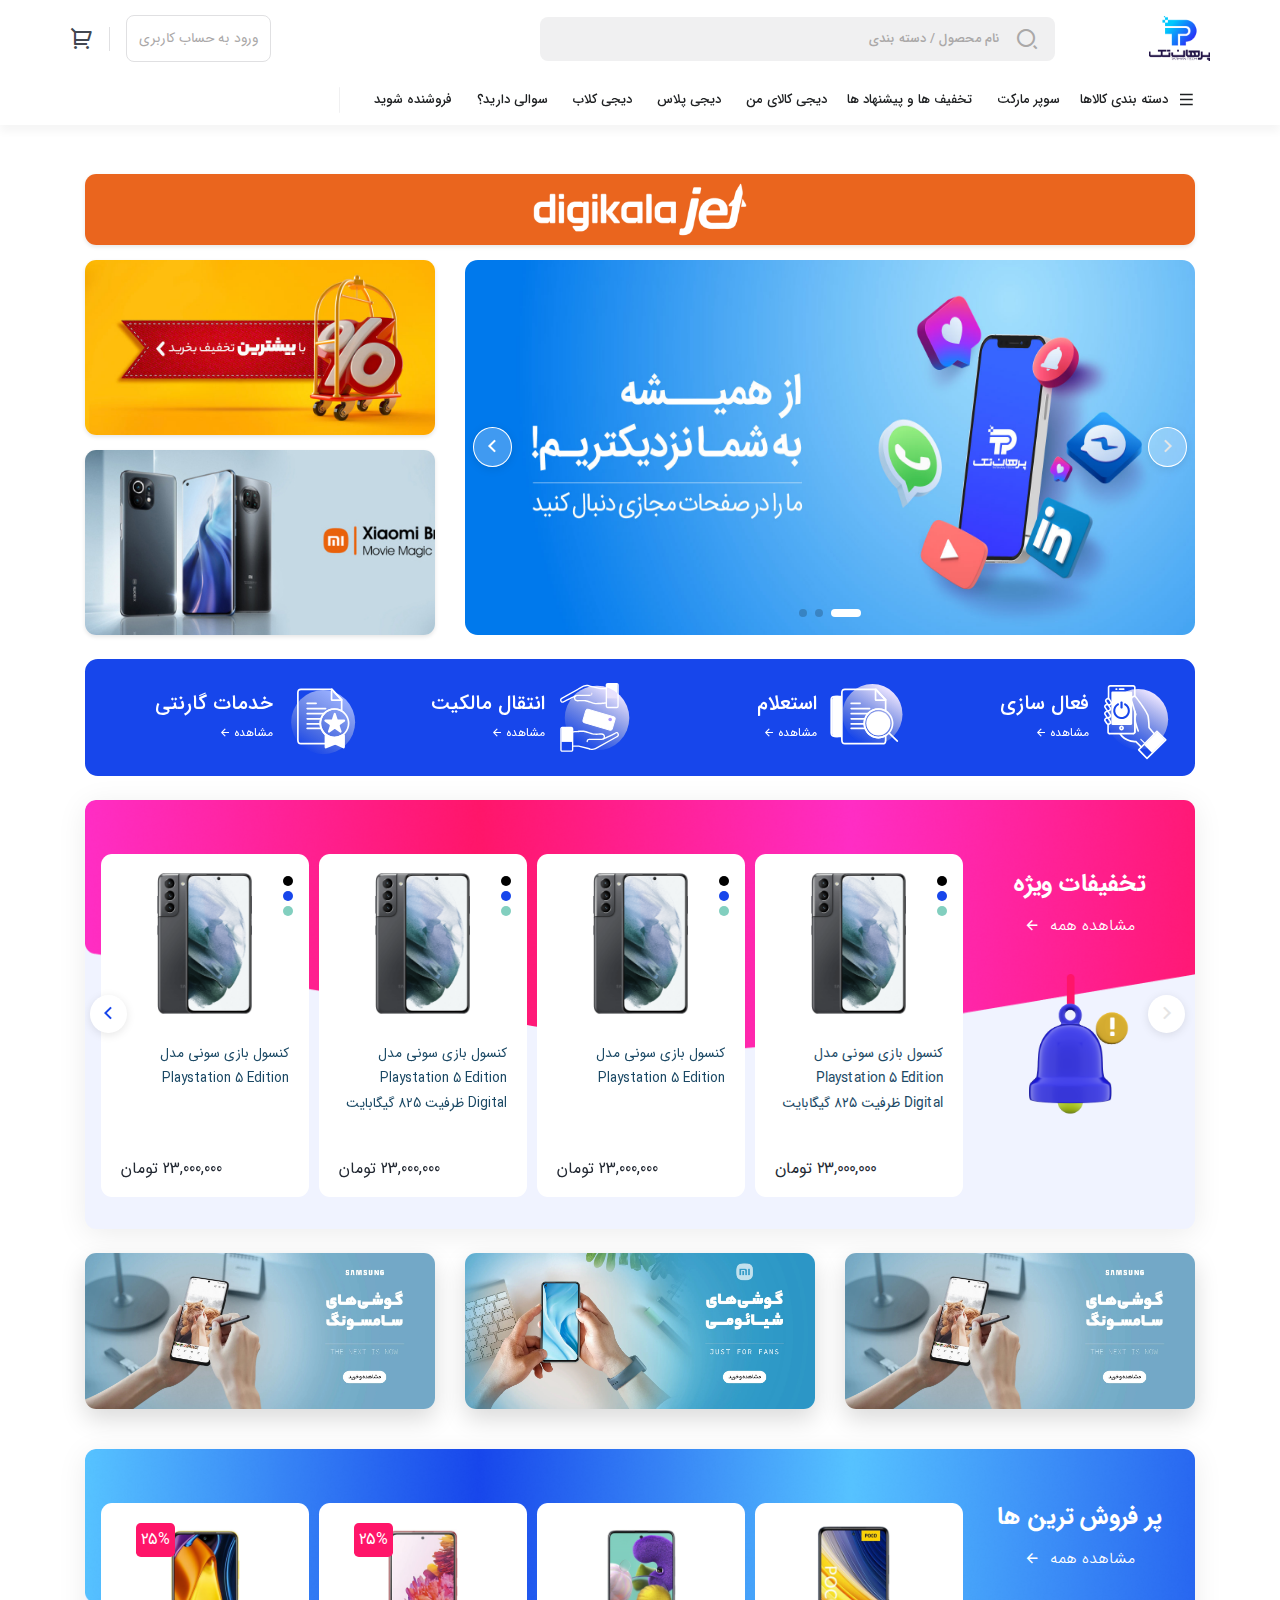
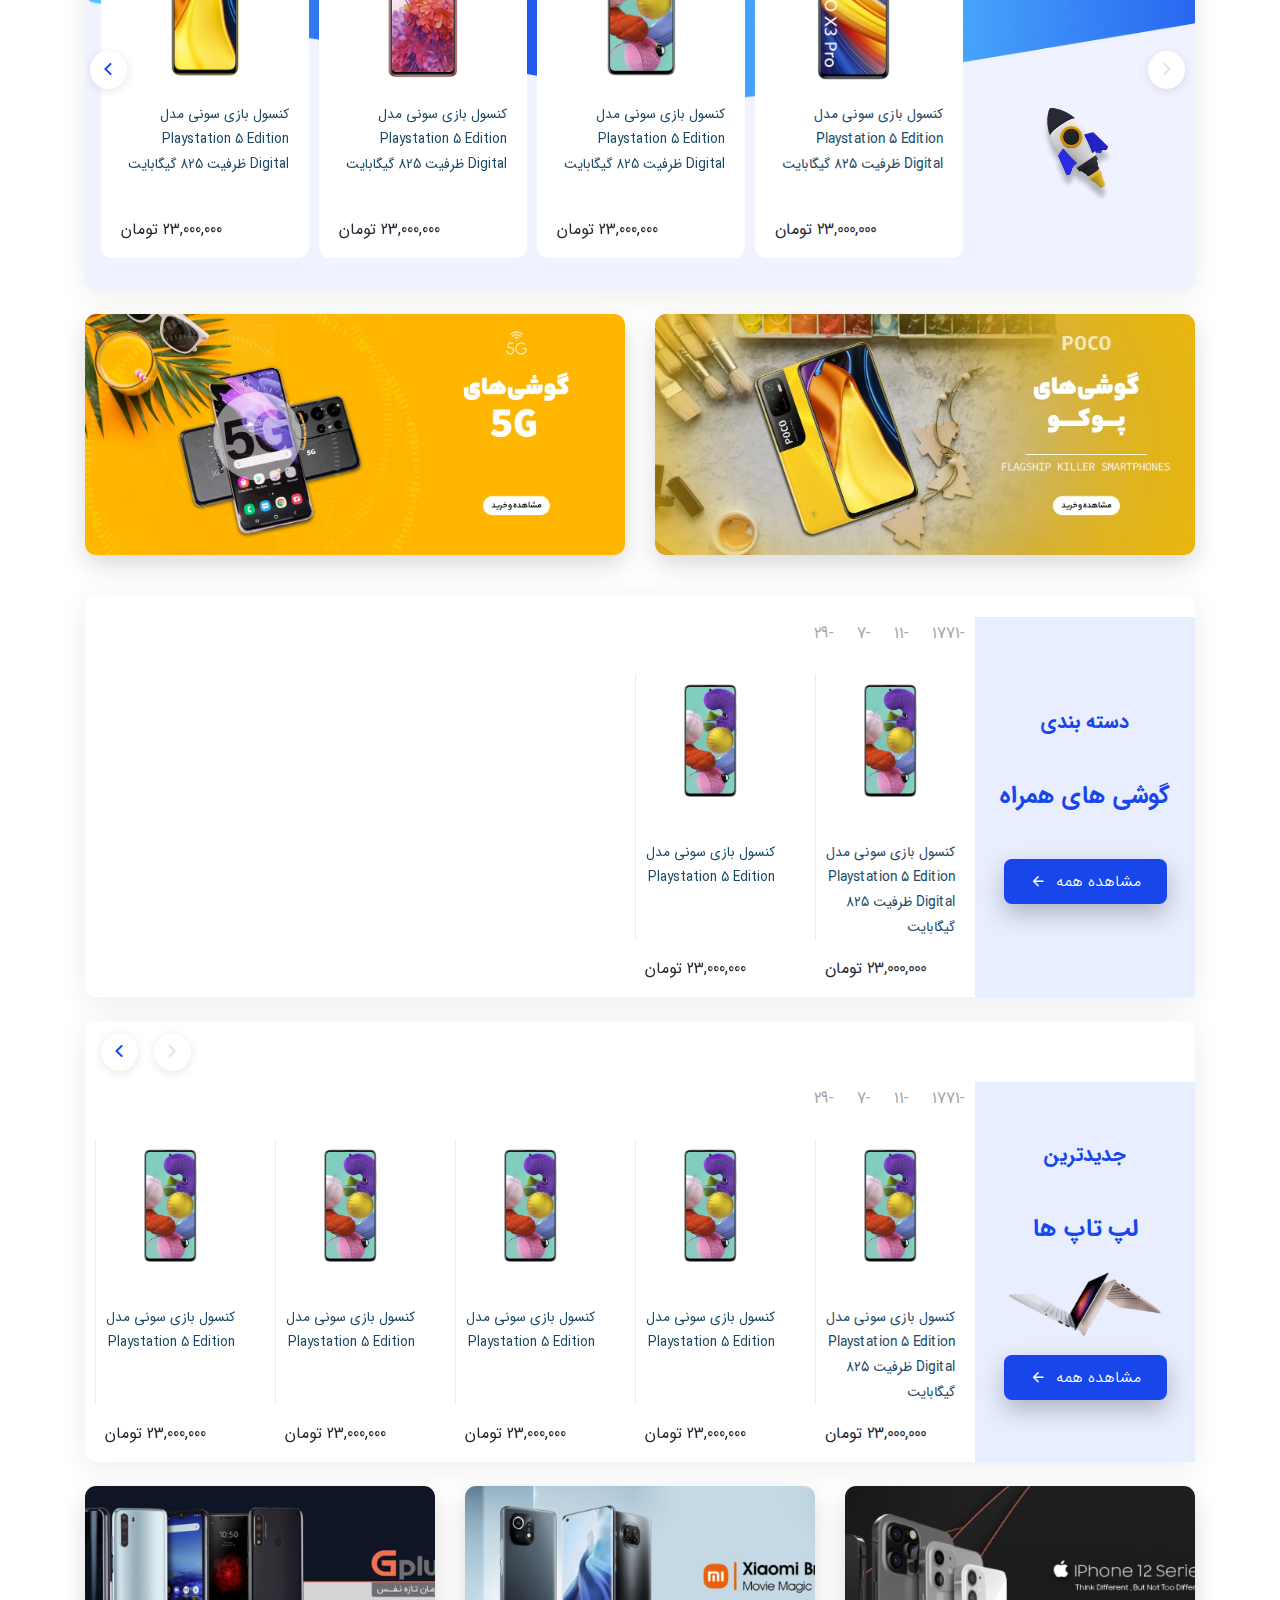
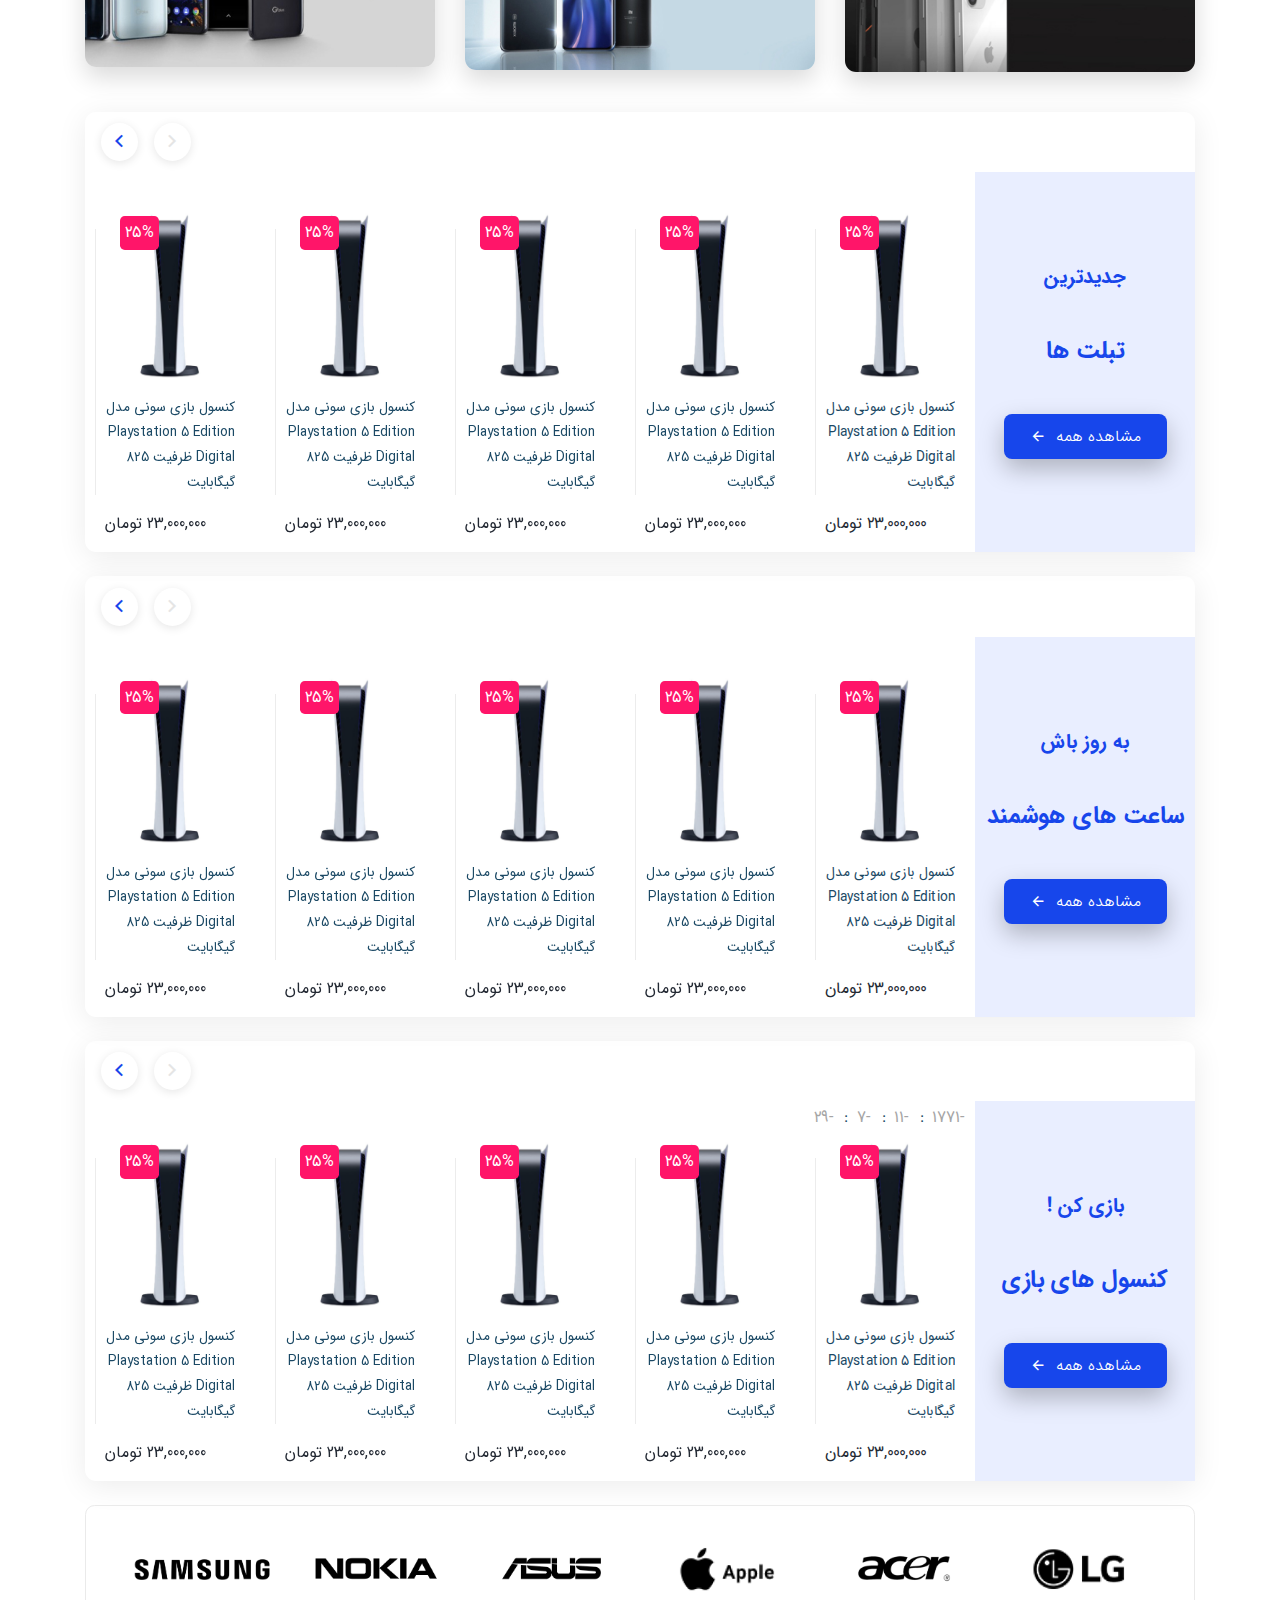
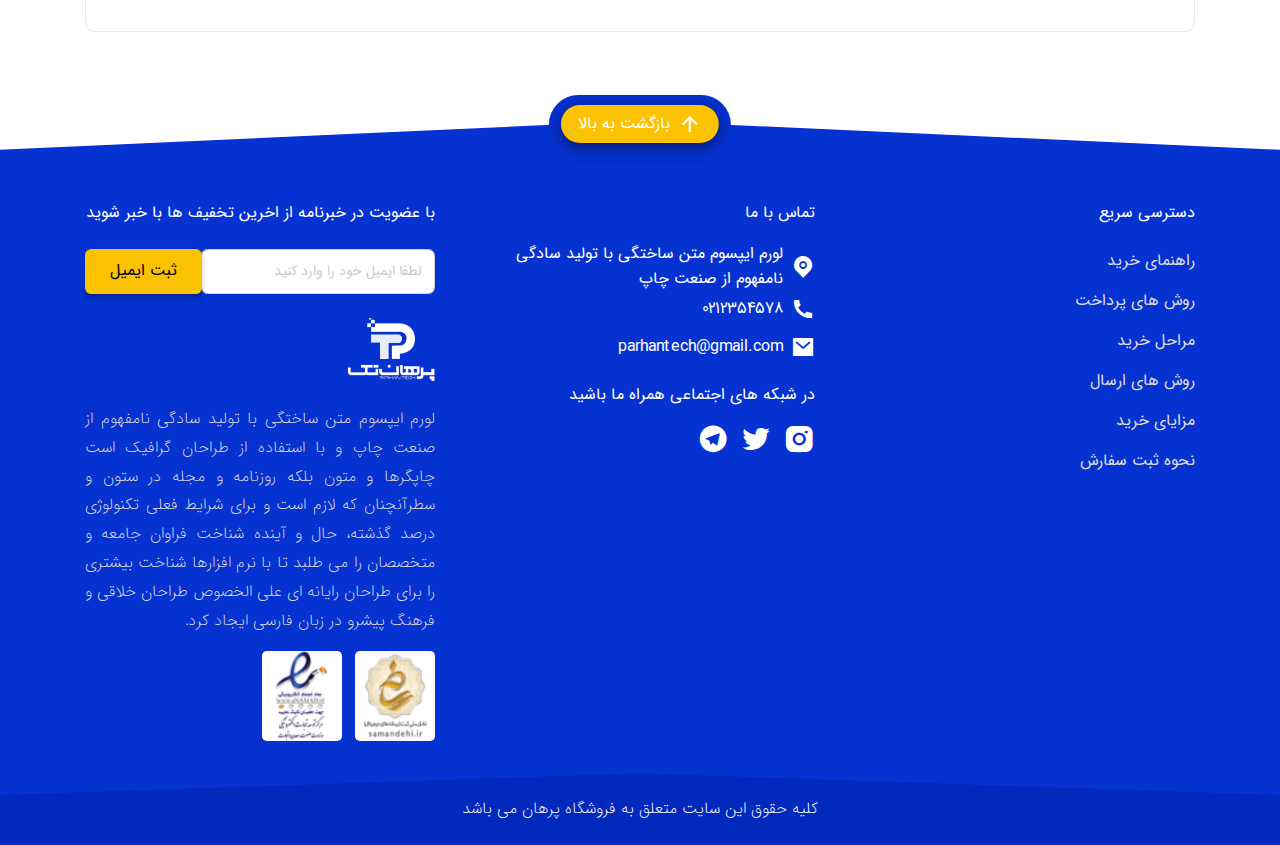
<file: index.html>
<!doctype html>
<html lang="fa" dir="rtl">

<head>
    <meta charset="UTF-8">
    <meta name="viewport" content="width=device-width, user-scalable=no, initial-scale=1.0">
    <meta http-equiv="X-UA-Compatible" content="ie=edge">
    <meta property='og:site_name' content=''>
    <meta property='og:type' content='website'>
    <meta property='og:title' content=''>
    <meta property='og:description' content=''>
    <meta property='og:image' content=''>
    <meta property='og:image:alt' content=''>
    <meta property='og:url' content=''>
    <meta property='og:locale' content=''>
    <meta name='twitter:title' content=''>
    <meta name='twitter:description' content=''>
    <meta name='twitter:image' content=''>
    <meta name='twitter:card' content=''>
    <meta name='twitter:site' content=''>
    <meta property='twitter:creator' content=''>
    <meta name="theme-color" content="#053A82"/>


    <!--begin favicons-->
    <link rel="apple-touch-icon" href="assets/images/favicons/apple-touch-icon.png" sizes="180x180">
    <link rel="icon" href="assets/images/favicons/favicon-32x32.png" sizes="32x32" type="image/png">
    <link rel="icon" href="assets/images/favicons/favicon-16x16.png" sizes="16x16" type="image/png">
    <link rel="icon" href="assets/images/favicons/favicon.ico">
    <!--begin favicons-->

    <!--begin style-->
    <link rel="stylesheet" href="assets/css/app.css">
    <link rel="stylesheet" href="assets/vendor/swiper-js/swiper.min.css">
    <link rel="stylesheet" href="assets/css/custom.css">

    <!--end style-->

    <!--begin icons-->
    <link rel="stylesheet" href="assets/fonts/remixicon/fonts/remixicon.css">
    <!--end icons-->

    <!--begin fonts-->

    <!--end fonts-->

    <title>صفحه اصلی</title>
</head>

<body class="index-page sidebar-collapse">

<!--begin header-->

<!-- responsive-header -->
<nav class="navbar header-responsive">
    <div class="container">
        <div class="navbar-translate">
            <div class="header__faq-ui"></div>
            <a class="navbar-brand" href="">
                <img src="assets/images/logo.png" height="45px" alt="">
            </a>


            <button class="navbar-toggler navbar-toggler-right" type="button" data-toggle="collapse"
                    data-target="#navigation" aria-controls="navigation-index" aria-expanded="false"
                    aria-label="Toggle navigation">
                <span class="navbar-toggler-bar bar1"></span>
                <span class="navbar-toggler-bar bar2"></span>
            </button>

        </div>
        <div class="c-header-search-ui">
            <div class="c-header__search-field-container">
                <div class="main-header__search">
                    <div class="main-header__searchbox">
                        <input type="text" placeholder="نام محصول / دسته بندی / " class="">
                        <div class="main-header__search-content" style="display: none;">
                            <div class="main-header__search-result">
                                <ul class="search-result_items">
                                    <li class="search-result_item">
                                        <a href="">
                                                <span>
گوشی موبایل
                                                </span>
                                        </a>
                                    </li>
                                    <li class="search-result_item">
                                        <a href="">
                                                <span>
گوشی موبایل
                                                </span>
                                        </a>
                                    </li>
                                    <li class="search-result_item">
                                        <a href="">
                                                <span>
گوشی موبایل
                                                </span>
                                        </a>
                                    </li>
                                    <li class="search-result_item">
                                        <a href="">
                                                <span>
گوشی موبایل
                                                </span>
                                        </a>
                                    </li>
                                </ul>
                            </div>
                        </div>
                    </div>
                </div>
            </div>
            <a href="" class="c-header__profile--login-btn c-header__profile">
                <img class="" src="assets/images/2.jpg" alt="">
            </a>
            <div id="" class="main-header__btn_container">
                <div class="main-header__btn-cart-container">
                    <a href=""></a>
                </div>
            </div>


        </div>

        <div class="collapse navbar-collapse justify-content-end" id="navigation">
            <div class="logo-nav-res default text-center d-flex justify-content-center">
                <a href="">
                    <img src="assets/images/logo.png" height="45px" alt="">
                </a>
            </div>
            <ul class="navbar-nav default">
                <li class='sub-menu'><a href="">کالای دیجیتال</a>
                    <ul style='display: none;'>
                        <li><a href="">پاوربانک</a>
                            <ul style='display: none;'>

                            </ul>
                        </li>
                        <li class='sub-menu'><a href="">لوازم
                            جانبی گوشی</a>
                            <ul style='display: none;'>
                                <li><a href="">کیف و کاور
                                    گوشی</a>
                                    <ul style='display: none;'>

                                    </ul>
                                </li>
                                <li><a href="">پایه نگهدارنده
                                    گوشی</a>
                                    <ul style='display: none;'>

                                    </ul>
                                </li>
                            </ul>
                        </li>
                        <li class='sub-menu'><a href="">گوشی
                            موبایل</a>
                            <ul style='display: none;'>
                                <li><a href="">آیفون</a>
                                    <ul style='display: none;'>

                                    </ul>
                                </li>
                                <li><a href="">سامسونگ</a>
                                    <ul style='display: none;'>

                                    </ul>
                                </li>
                                <li><a href="">هواوی</a>
                                    <ul style='display: none;'>

                                    </ul>
                                </li>
                                <li><a href="">شیائومی</a>
                                    <ul style='display: none;'>

                                    </ul>
                                </li>
                            </ul>
                        </li>
                        <li><a href="">مچ بند و ساعت هوشمند</a>
                            <ul style='display: none;'>

                            </ul>
                        </li>
                        <li><a href="">هدفون،هدست،هندزفری</a>
                            <ul style='display: none;'>

                            </ul>
                        </li>
                        <li><a href="">اسپیکر بلوتوث و با سیم</a>
                            <ul style='display: none;'>

                            </ul>
                        </li>
                        <li><a href="">هارد،فلش و SSD</a>
                            <ul style='display: none;'>

                            </ul>
                        </li>
                        <li><a href="">اسکوتر برقی</a>
                            <ul style='display: none;'>

                            </ul>
                        </li>
                        <li class='sub-menu'><a href="">دوربین</a>
                            <ul style='display: none;'>
                                <li><a href="">دوربین عکاسی
                                    دیجیتال</a>
                                    <ul style='display: none;'>

                                    </ul>
                                </li>
                                <li><a href="">دوربین‌ ورزشی و
                                    فیلم برداری</a>
                                    <ul style='display: none;'>

                                    </ul>
                                </li>
                                <li><a href="">دوربین چاپ سریع</a>
                                    <ul style='display: none;'>

                                    </ul>
                                </li>
                            </ul>
                        </li>
                        <li class='sub-menu'><a href="">لوازم
                            جانبی دوربین</a>
                            <ul style='display: none;'>
                                <li><a href="">لنز</a>
                                    <ul style='display: none;'>

                                    </ul>
                                </li>
                                <li><a href="">کیف</a>
                                    <ul style='display: none;'>

                                    </ul>
                                </li>
                                <li><a href=''>کارت حافظه</a>
                                    <ul style='display: none;'>

                                    </ul>
                                </li>
                            </ul>
                        </li>
                        <li class='sub-menu'><a href="">کامپیوتر و
                            تجهیزات جانبی</a>
                            <ul style='display: none;'>
                                <li><a href="">مانیتور</a>
                                    <ul style='display: none;'>

                                    </ul>
                                </li>
                                <li><a href="">کیس های اسمبل
                                    شده</a>
                                    <ul style='display: none;'>

                                    </ul>
                                </li>
                                <li><a href="">قطعات داخلی</a>
                                    <ul style='display: none;'>

                                    </ul>
                                </li>
                                <li><a href="">ماوس</a>
                                    <ul style='display: none;'>

                                    </ul>
                                </li>
                                <li><a href="">کیبورد</a>
                                    <ul style='display: none;'>

                                    </ul>
                                </li>
                            </ul>
                        </li>
                        <li><a href="">PS4، XBOX و بازی</a>
                            <ul style='display: none;'>

                            </ul>
                        </li>
                        <li><a href="">لپ تاپ</a>
                            <ul style='display: none;'>

                            </ul>
                        </li>
                        <li class='sub-menu'><a href="">لوازم
                            جانبی لپ تاپ</a>
                            <ul style='display: none;'>
                                <li><a href="">کیف،کوله،کاور</a>
                                    <ul style='display: none;'>

                                    </ul>
                                </li>
                            </ul>
                        </li>
                        <li><a href="">تبلت</a>
                            <ul style='display: none;'>

                            </ul>
                        </li>
                        <li><a href="">ماشین های اداری</a>
                            <ul style='display: none;'>

                            </ul>
                        </li>
                    </ul>
                </li>
                <li class='sub-menu'>
                    <a href="">خانه و
                        آشپزخانه</a>
                    <ul style='display: none;'>
                        <li class='sub-menu'><a href="">صوتی
                            و تصویری</a>
                            <ul style='display: none;'>
                                <li><a href="">میزتلویزیون</a>
                                    <ul style='display: none;'>

                                    </ul>
                                </li>
                                <li><a href="">سینمای خانگی و
                                    ساندبار</a>
                                    <ul style='display: none;'>

                                    </ul>
                                </li>
                                <li><a href="">گیرنده دیجیتال
                                    تلویزیون</a>
                                    <ul style='display: none;'>

                                    </ul>
                                </li>
                            </ul>
                        </li>
                        <li class='sub-menu'><a href="">دکوراتیو</a>
                            <ul style='display: none;'>
                                <li><a href="">ساعت دیواری</a>
                                    <ul style='display: none;'>

                                    </ul>
                                </li>
                                <li><a href="">تابلو</a>
                                    <ul style='display: none;'>

                                    </ul>
                                </li>
                                <li><a href="">مبلمان خانگی</a>
                                    <ul style='display: none;'>

                                    </ul>
                                </li>
                                <li><a href="">پرده</a>
                                    <ul style='display: none;'>

                                    </ul>
                                </li>
                            </ul>
                        </li>
                        <li><a href="">فرش ماشینی،دستبافت</a>
                            <ul style='display: none;'>

                            </ul>
                        </li>
                        <li class='sub-menu'><a href="">لوازم
                            برقی خانگی</a>
                            <ul style='display: none;'>
                                <li><a href="">یخچال و
                                    فریزر</a>
                                    <ul style='display: none;'>

                                    </ul>
                                </li>
                                <li><a href="">لباسشویی</a>
                                    <ul style='display: none;'>

                                    </ul>
                                </li>
                                <li><a href="">جارو برقی</a>
                                    <ul style='display: none;'>

                                    </ul>
                                </li>
                                <li><a href="">ماشین ظرفشویی</a>
                                    <ul style='display: none;'>

                                    </ul>
                                </li>
                                <li><a href="">تلفن،بی سیم و سانترال</a>
                                    <ul style='display: none;'>

                                    </ul>
                                </li>
                                <li><a href="">کولر،پنکه</a>
                                    <ul style='display: none;'>

                                    </ul>
                                </li>
                            </ul>
                        </li>
                        <li class='sub-menu'><a href="">آشپزخانه</a>
                            <ul style='display: none;'>
                                <li><a href="">سرویس و ظروف پخت
                                    و پز</a>
                                    <ul style='display: none;'>

                                    </ul>
                                </li>
                                <li><a href="">بشقاب و سایر ظروف</a>
                                    <ul style='display: none;'>

                                    </ul>
                                </li>
                                <li><a href="">فلاسک و کلمن</a>
                                    <ul style='display: none;'>

                                    </ul>
                                </li>
                            </ul>
                        </li>
                    </ul>
                </li>
                <li class='sub-menu'><a href="">خوردنی و آشامیدنی</a>
                    <ul style='display: none;'>
                        <li><a href="">سمنو</a>
                            <ul style='display: none;'>

                            </ul>
                        </li>
                    </ul>
                </li>
                <li class='sub-menu'><a href="">ورزش و سفر</a>
                    <ul style='display: none;'>
                        <li class='sub-menu'><a href="">تجهیزات
                            و وسایل سفر</a>
                            <ul style='display: none;'>
                                <li><a href="">چمدان و
                                    ساک</a>
                                    <ul style='display: none;'>

                                    </ul>
                                </li>
                            </ul>
                        </li>
                    </ul>
                </li>
                <li>
                    <a href="">سوپر مارکت</a>
                </li>
                <li class="sub-menu">
                    <a href="">تخفیف ها و پیشنهاد ها</a>
                    <ul style='display: none;'>
                        <li><a href="">پرفروش ترین کالا ها</a>
                        </li>
                        <li><a href="">کالا های شگفت انگیز</a>
                        </li>
                        <li><a href="">شگفت انگیز های سوپر مارکتی</a>
                        </li>
                        <li><a href="">فروش ویژه</a>
                        </li>
                        <li><a href="">با هر خرید هدیه بگیرید</a>
                        </li>
                        <li><a href="">تخفیف پایان فصل</a>
                        </li>
                        <li><a href="">کارت هدیه خرید از دیجی کالا</a>
                        </li>
                        <li><a href="">تازه های فروشنذه های جدید</a>
                        </li>

                    </ul>
                </li>
                <li>
                    <a href="">دیجی کالای من</a>
                </li>
                <li>
                    <a href="">دیجی پلاس</a>
                </li>
                <li>
                    <a href="">دیجی کلاب</a>
                </li>
                <li>
                    <a href="">سوالی دارید؟</a>
                </li>
                <li>
                    <a href="">فروشنده شوید</a>
                </li>
            </ul>
        </div>
    </div>
</nav>
<!-- responsive-header -->

<div class="wrapper default">
    <header class="main-header default fixed-top">
        <div class="container">
            <div class="row">
                <div class="main-header-right">

                    <div class="logo-area default">
                        <a href="">
                            <img
                                    src="assets/images/logo.png"
                                    alt="">
                        </a>
                    </div>
                    <div class="main-header__search">
                        <div class="main-header__searchbox">
                            <input type="text" placeholder="نام محصول / دسته بندی   " class="">
                            <div class="main-header__search-content" style="display: none;">
                                <div class="main-header__search-result">
                                    <ul class="search-result_items">
                                        <li class="search-result_item">
                                            <a href="">
                                                <span>
گوشی موبایل
                                                </span>
                                            </a>
                                        </li>
                                        <li class="search-result_item">
                                            <a href="">
                                                <span>
گوشی موبایل
                                                </span>
                                            </a>
                                        </li>
                                        <li class="search-result_item">
                                            <a href="">
                                                <span>
گوشی موبایل
                                                </span>
                                            </a>
                                        </li>
                                        <li class="search-result_item">
                                            <a href="">
                                                <span>
گوشی موبایل
                                                </span>
                                            </a>
                                        </li>
                                    </ul>
                                </div>
                            </div>
                        </div>
                    </div>

                </div>
                <div class="main-header-left">
                    <div class="main-header__btn_container">
                        <a class="main-header__sign-in-btn" href="">ورود به حساب کاربری</a>
                    </div>
                    <div id="mini-cart" class="main-header__btn_container">
                        <div class="main-header__btn-cart-container">
                            <a href=""></a>
                        </div>
                    </div>
                </div>
            </div>
        </div>
        <nav class="main-menu navigation-ui" id="navigation-ui">
            <div class="container">
                <div class="menu float-right">
                    <ul>
                        <li class="js-nav-list-category-hover">
                            <div></div>
                        </li>
                        <li class="category-products menu-icon">
                            <a href="#">
                                دسته بندی کالاها
                            </a>
                            <div class="product-category">
                                <div class="parent-category">
                                    <ul>
                                        <li>
                                            <a href="">
                                                کالای دیجیتال
                                            </a>
                                        </li>
                                        <li>
                                            <a href="">
                                                خودرو،ابزار و تجهیزات صنعتی
                                            </a>
                                        </li>
                                        <li>
                                            <a href="">
                                                مد و پوشاک
                                            </a>
                                        </li>
                                        <li>
                                            <a href="">
                                                اسباب بازی،کودک و نوزاد
                                            </a>
                                        </li>
                                        <li>
                                            <a href="">
                                                کالا های سوپر مارکتی
                                            </a>
                                        </li>
                                        <li>
                                            <a href="">
                                                زیبایی و سلامتی
                                            </a>
                                        </li>
                                        <li>
                                            <a href="">
                                                خانه و آشپزخانه
                                            </a>
                                        </li>
                                        <li>
                                            <a href="">
                                                کتاب،لوازم تحریر و هنر
                                            </a>
                                        </li>
                                        <li>
                                            <a href="">
                                                ورزش و سفر
                                            </a>
                                        </li>
                                        <li>
                                            <a href="">
                                                محصولات بومی و محلی
                                            </a>
                                        </li>
                                    </ul>
                                </div>
                                <div class="children-categories">
                                    <div class="children-category">
                                        <a href="" class="">
                                            همه دسته بندی های کالای دیجیتال
                                            <i class="now-ui-icons arrows-1_minimal-left"></i>
                                        </a>

                                        <ul>
                                            <li class="parent">
                                                <a href="">پاوربانک</a>
                                            </li>
                                            <li class="parent">
                                                <a href="">لوازم
                                                    جانبی گوشی</a>
                                                <ul>
                                                    <li>
                                                        <a href="">کیف
                                                            و کاور گوشی</a>
                                                    </li>
                                                    <li>
                                                        <a href="">پایه
                                                            نگهدارنده گوشی</a>
                                                    </li>
                                                </ul>
                                            </li>
                                            <li class="parent">
                                                <a href="">گوشی
                                                    موبایل</a>
                                                <ul>
                                                    <li>
                                                        <a href="">آیفون</a>
                                                    </li>
                                                    <li><a href="">سامسونگ</a>
                                                    </li>
                                                    <li>
                                                        <a href="">هواوی</a>
                                                    </li>
                                                    <li><a href="">شیائومی</a>
                                                    </li>
                                                </ul>
                                            </li>
                                            <li class="parent">
                                                <a href="">مچ
                                                    بند و ساعت هوشمند</a>
                                            </li>
                                        </ul>
                                        <ul>
                                            <li class="parent">
                                                <a href="">هدفون،هدست،هندزفری</a>
                                            </li>
                                            <li class="parent">
                                                <a href="">اسپیکر بلوتوث
                                                    و با سیم</a>
                                            </li>
                                            <li class="parent">
                                                <a href="">هارد،فلش
                                                    و SSD</a>
                                            </li>
                                            <li class="parent">
                                                <a href="">دوربین</a>
                                                <ul>
                                                    <li>
                                                        <a href="">دوربین
                                                            عکاسی دیجیتال</a>
                                                    </li>
                                                    <li>
                                                        <a href="">دوربین‌
                                                            ورزشی و فیلم برداری</a>
                                                    </li>
                                                    <li>
                                                        <a href="">دوربین
                                                            چاپ سریع</a>
                                                    </li>
                                                </ul>
                                            </li>
                                            <li class="parent">
                                                <a href="">لوازم
                                                    جانبی دوربین</a>
                                                <ul>
                                                    <li><a href="">لنز</a>
                                                    </li>
                                                    <li>
                                                        <a href="">کیف</a>
                                                    </li>
                                                    <li><a href="">کارت
                                                        حافظه</a>
                                                    </li>
                                                </ul>
                                            </li>
                                        </ul>
                                        <ul>
                                            <li class="parent">
                                                <a href="">کامپیوتر
                                                    و تجهیزات جانبی</a>
                                                <ul>
                                                    <li><a href="">مانیتور</a>
                                                    </li>
                                                    <li>
                                                        <a href="">کیس
                                                            های اسمبل شده</a>
                                                    </li>
                                                    <li>
                                                        <a href="">قطعات
                                                            داخلی</a>
                                                    </li>
                                                    <li>
                                                        <a href="">ماوس</a>
                                                    </li>
                                                    <li><a href="">کیبورد</a>
                                                    </li>
                                                </ul>
                                            </li>
                                            <li class="parent">
                                                <a href="">PS4،
                                                    XBOX و بازی</a>
                                            </li>
                                        </ul>
                                        <ul>
                                            <li class="parent">
                                                <a href="">اسکوتر
                                                    برقی</a>
                                            </li>
                                            <li class="parent">
                                                <a href="">لپ
                                                    تاپ</a>
                                            </li>
                                            <li class="parent">
                                                <a href="">لوازم
                                                    جانبی لپ تاپ</a>
                                                <ul>
                                                    <li><a href="">کیف،کوله،کاور</a>
                                                    </li>
                                                </ul>
                                            </li>
                                            <li class="parent">
                                                <a href="">تبلت</a>
                                            </li>
                                            <li class="parent">
                                                <a href="">ماشین
                                                    های اداری</a>
                                            </li>
                                        </ul>

                                    </div>
                                    <div class="children-category">
                                        <a href="" class="">
                                            همه دسته بندی های خانه و آشپزخانه
                                            <i class="now-ui-icons arrows-1_minimal-left"></i>
                                        </a>

                                        <ul>
                                            <li class="parent">
                                                <a href="">صوتی
                                                    و تصویری</a>
                                                <ul>
                                                    <li><a href="">میزتلویزیون</a>
                                                    </li>
                                                    <li><a href="">سینمای
                                                        خانگی و ساندبار</a>
                                                    </li>
                                                    <li><a href="">گیرنده
                                                        دیجیتال تلویزیون</a>
                                                    </li>
                                                </ul>
                                            </li>
                                            <li class="parent">
                                                <a href="">دکوراتیو</a>
                                                <ul>
                                                    <li><a href="">ساعت
                                                        دیواری</a>
                                                    </li>
                                                    <li>
                                                        <a href="">تابلو</a>
                                                    </li>
                                                    <li>
                                                        <a href="">مبلمان
                                                            خانگی</a>
                                                    </li>
                                                    <li>
                                                        <a href="">پرده</a>
                                                    </li>
                                                </ul>
                                            </li>
                                            <li class="parent">
                                                <a href="">فرش
                                                    ماشینی،دستبافت</a>
                                            </li>
                                        </ul>
                                        <ul>
                                            <li class="parent">
                                                <a href="">لوازم
                                                    برقی خانگی</a>
                                                <ul>
                                                    <li>
                                                        <a href="">یخچال
                                                            و فریزر</a>
                                                    </li>
                                                    <li>
                                                        <a href="">لباسشویی</a>
                                                    </li>
                                                    <li>
                                                        <a href="">جارو
                                                            برقی</a>
                                                    </li>
                                                    <li><a href="">ماشین
                                                        ظرفشویی</a>
                                                    </li>
                                                    <li><a href="">تلفن،بی
                                                        سیم و سانترال</a>
                                                    </li>
                                                    <li><a href="">کولر،پنکه</a>
                                                    </li>
                                                </ul>
                                            </li>
                                        </ul>
                                        <ul>
                                            <li class="parent">
                                                <a href="">آشپزخانه</a>
                                                <ul>
                                                    <li>
                                                        <a href="">سرویس
                                                            و ظروف پخت و پز</a>
                                                    </li>
                                                    <li><a href="">بشقاب
                                                        و سایر ظروف</a>
                                                    </li>
                                                    <li><a href="">فلاسک
                                                        و کلمن</a>
                                                    </li>
                                                </ul>
                                            </li>
                                        </ul>
                                        <ul>
                                        </ul>

                                    </div>
                                    <div class="children-category">
                                        <a href="" class="">
                                            همه دسته بندی های خوردنی و آشامیدنی
                                            <i class="now-ui-icons arrows-1_minimal-left"></i>
                                        </a>

                                        <ul>
                                            <li class="parent">
                                                <a href="">سمنو</a>
                                            </li>
                                        </ul>
                                        <ul>
                                        </ul>
                                        <ul>
                                        </ul>
                                        <ul>
                                        </ul>

                                    </div>
                                    <div class="children-category">
                                        <a href="" class="">
                                            همه دسته بندی های ورزش و سفر
                                            <i class="now-ui-icons arrows-1_minimal-left"></i>
                                        </a>

                                        <ul>
                                            <li class="parent">
                                                <a href="">تجهیزات
                                                    و وسایل سفر</a>
                                                <ul>
                                                    <li>
                                                        <a href="">چمدان
                                                            و ساک</a>
                                                    </li>
                                                </ul>
                                            </li>
                                        </ul>
                                        <ul>
                                        </ul>
                                        <ul>
                                        </ul>
                                        <ul>
                                        </ul>

                                    </div>
                                    <div class="children-category">
                                        <a href="" class="">
                                            همه دسته بندی های حریم خصوصی
                                            <i class="now-ui-icons arrows-1_minimal-left"></i>
                                        </a>
                                    </div>
                                    <div class="children-category">
                                        <a href="" class="">
                                            همه دسته بندی های تماس با ما
                                            <i class="now-ui-icons arrows-1_minimal-left"></i>
                                        </a>
                                    </div>
                                    <div class="children-category">
                                        <a href="" class="">
                                            همه دسته بندی های کالای دیجیتال
                                            <i class="now-ui-icons arrows-1_minimal-left"></i>
                                        </a>

                                        <ul>
                                            <li class="parent">
                                                <a href="">پاوربانک</a>
                                            </li>
                                            <li class="parent">
                                                <a href="">لوازم
                                                    جانبی گوشی</a>
                                                <ul>
                                                    <li>
                                                        <a href="">کیف
                                                            و کاور گوشی</a>
                                                    </li>
                                                    <li>
                                                        <a href="">پایه
                                                            نگهدارنده گوشی</a>
                                                    </li>
                                                </ul>
                                            </li>
                                            <li class="parent">
                                                <a href="">گوشی
                                                    موبایل</a>
                                                <ul>
                                                    <li>
                                                        <a href="">آیفون</a>
                                                    </li>
                                                    <li><a href="">سامسونگ</a>
                                                    </li>
                                                    <li>
                                                        <a href="">هواوی</a>
                                                    </li>
                                                    <li><a href="">شیائومی</a>
                                                    </li>
                                                </ul>
                                            </li>
                                            <li class="parent">
                                                <a href="">مچ
                                                    بند و ساعت هوشمند</a>
                                            </li>
                                        </ul>
                                        <ul>
                                            <li class="parent">
                                                <a href="">هدفون،هدست،هندزفری</a>
                                            </li>
                                            <li class="parent">
                                                <a href="">اسپیکر بلوتوث
                                                    و با سیم</a>
                                            </li>
                                            <li class="parent">
                                                <a href="">هارد،فلش
                                                    و SSD</a>
                                            </li>
                                            <li class="parent">
                                                <a href="">دوربین</a>
                                                <ul>
                                                    <li>
                                                        <a href="">دوربین
                                                            عکاسی دیجیتال</a>
                                                    </li>
                                                    <li>
                                                        <a href="">دوربین‌
                                                            ورزشی و فیلم برداری</a>
                                                    </li>
                                                    <li>
                                                        <a href="">دوربین
                                                            چاپ سریع</a>
                                                    </li>
                                                </ul>
                                            </li>
                                            <li class="parent">
                                                <a href="">لوازم
                                                    جانبی دوربین</a>
                                                <ul>
                                                    <li><a href="">لنز</a>
                                                    </li>
                                                    <li>
                                                        <a href="">کیف</a>
                                                    </li>
                                                    <li><a href="">کارت
                                                        حافظه</a>
                                                    </li>
                                                </ul>
                                            </li>
                                        </ul>
                                        <ul>
                                            <li class="parent">
                                                <a href="">کامپیوتر
                                                    و تجهیزات جانبی</a>
                                                <ul>
                                                    <li><a href="">مانیتور</a>
                                                    </li>
                                                    <li>
                                                        <a href="">کیس
                                                            های اسمبل شده</a>
                                                    </li>
                                                    <li>
                                                        <a href="">قطعات
                                                            داخلی</a>
                                                    </li>
                                                    <li>
                                                        <a href="">ماوس</a>
                                                    </li>
                                                    <li><a href="">کیبورد</a>
                                                    </li>
                                                </ul>
                                            </li>
                                            <li class="parent">
                                                <a href="">PS4،
                                                    XBOX و بازی</a>
                                            </li>
                                        </ul>
                                        <ul>
                                            <li class="parent">
                                                <a href="">اسکوتر
                                                    برقی</a>
                                            </li>
                                            <li class="parent">
                                                <a href="">لپ
                                                    تاپ</a>
                                            </li>
                                            <li class="parent">
                                                <a href="">لوازم
                                                    جانبی لپ تاپ</a>
                                                <ul>
                                                    <li><a href="">کیف،کوله،کاور</a>
                                                    </li>
                                                </ul>
                                            </li>
                                            <li class="parent">
                                                <a href="">تبلت</a>
                                            </li>
                                            <li class="parent">
                                                <a href="">ماشین
                                                    های اداری</a>
                                            </li>
                                        </ul>

                                    </div>
                                    <div class="children-category">
                                        <a href="" class="">
                                            همه دسته بندی های کالای دیجیتال
                                            <i class="now-ui-icons arrows-1_minimal-left"></i>
                                        </a>

                                        <ul>
                                            <li class="parent">
                                                <a href="">پاوربانک</a>
                                            </li>
                                            <li class="parent">
                                                <a href="">لوازم
                                                    جانبی گوشی</a>
                                                <ul>
                                                    <li>
                                                        <a href="">کیف
                                                            و کاور گوشی</a>
                                                    </li>
                                                    <li>
                                                        <a href="">پایه
                                                            نگهدارنده گوشی</a>
                                                    </li>
                                                </ul>
                                            </li>
                                            <li class="parent">
                                                <a href="">گوشی
                                                    موبایل</a>
                                                <ul>
                                                    <li>
                                                        <a href="">آیفون</a>
                                                    </li>
                                                    <li><a href="">سامسونگ</a>
                                                    </li>
                                                    <li>
                                                        <a href="">هواوی</a>
                                                    </li>
                                                    <li><a href="">شیائومی</a>
                                                    </li>
                                                </ul>
                                            </li>
                                            <li class="parent">
                                                <a href="">مچ
                                                    بند و ساعت هوشمند</a>
                                            </li>
                                        </ul>
                                        <ul>
                                            <li class="parent">
                                                <a href="">هدفون،هدست،هندزفری</a>
                                            </li>
                                            <li class="parent">
                                                <a href="">اسپیکر بلوتوث
                                                    و با سیم</a>
                                            </li>
                                            <li class="parent">
                                                <a href="">هارد،فلش
                                                    و SSD</a>
                                            </li>
                                            <li class="parent">
                                                <a href="">دوربین</a>
                                                <ul>
                                                    <li>
                                                        <a href="">دوربین
                                                            عکاسی دیجیتال</a>
                                                    </li>
                                                    <li>
                                                        <a href="">دوربین‌
                                                            ورزشی و فیلم برداری</a>
                                                    </li>
                                                    <li>
                                                        <a href="">دوربین
                                                            چاپ سریع</a>
                                                    </li>
                                                </ul>
                                            </li>
                                            <li class="parent">
                                                <a href="">لوازم
                                                    جانبی دوربین</a>
                                                <ul>
                                                    <li><a href="">لنز</a>
                                                    </li>
                                                    <li>
                                                        <a href="">کیف</a>
                                                    </li>
                                                    <li><a href="">کارت
                                                        حافظه</a>
                                                    </li>
                                                </ul>
                                            </li>
                                        </ul>
                                        <ul>
                                            <li class="parent">
                                                <a href="">کامپیوتر
                                                    و تجهیزات جانبی</a>
                                                <ul>
                                                    <li><a href="">مانیتور</a>
                                                    </li>
                                                    <li>
                                                        <a href="">کیس
                                                            های اسمبل شده</a>
                                                    </li>
                                                    <li>
                                                        <a href="">قطعات
                                                            داخلی</a>
                                                    </li>
                                                    <li>
                                                        <a href="">ماوس</a>
                                                    </li>
                                                    <li><a href="">کیبورد</a>
                                                    </li>
                                                </ul>
                                            </li>
                                            <li class="parent">
                                                <a href="">PS4،
                                                    XBOX و بازی</a>
                                            </li>
                                        </ul>
                                        <ul>
                                            <li class="parent">
                                                <a href="">اسکوتر
                                                    برقی</a>
                                            </li>
                                            <li class="parent">
                                                <a href="">لپ
                                                    تاپ</a>
                                            </li>
                                            <li class="parent">
                                                <a href="">لوازم
                                                    جانبی لپ تاپ</a>
                                                <ul>
                                                    <li><a href="">کیف،کوله،کاور</a>
                                                    </li>
                                                </ul>
                                            </li>
                                            <li class="parent">
                                                <a href="">تبلت</a>
                                            </li>
                                            <li class="parent">
                                                <a href="">ماشین
                                                    های اداری</a>
                                            </li>
                                        </ul>

                                    </div>
                                    <div class="children-category">
                                        <a href="" class="">
                                            همه دسته بندی های کالای دیجیتال
                                            <i class="now-ui-icons arrows-1_minimal-left"></i>
                                        </a>

                                        <ul>
                                            <li class="parent">
                                                <a href="">پاوربانک</a>
                                            </li>
                                            <li class="parent">
                                                <a href="">لوازم
                                                    جانبی گوشی</a>
                                                <ul>
                                                    <li>
                                                        <a href="">کیف
                                                            و کاور گوشی</a>
                                                    </li>
                                                    <li>
                                                        <a href="">پایه
                                                            نگهدارنده گوشی</a>
                                                    </li>
                                                </ul>
                                            </li>
                                            <li class="parent">
                                                <a href="">گوشی
                                                    موبایل</a>
                                                <ul>
                                                    <li>
                                                        <a href="">آیفون</a>
                                                    </li>
                                                    <li><a href="">سامسونگ</a>
                                                    </li>
                                                    <li>
                                                        <a href="">هواوی</a>
                                                    </li>
                                                    <li><a href="">شیائومی</a>
                                                    </li>
                                                </ul>
                                            </li>
                                            <li class="parent">
                                                <a href="">مچ
                                                    بند و ساعت هوشمند</a>
                                            </li>
                                        </ul>
                                        <ul>
                                            <li class="parent">
                                                <a href="">هدفون،هدست،هندزفری</a>
                                            </li>
                                            <li class="parent">
                                                <a href="">اسپیکر بلوتوث
                                                    و با سیم</a>
                                            </li>
                                            <li class="parent">
                                                <a href="">هارد،فلش
                                                    و SSD</a>
                                            </li>
                                            <li class="parent">
                                                <a href="">دوربین</a>
                                                <ul>
                                                    <li>
                                                        <a href="">دوربین
                                                            عکاسی دیجیتال</a>
                                                    </li>
                                                    <li>
                                                        <a href="">دوربین‌
                                                            ورزشی و فیلم برداری</a>
                                                    </li>
                                                    <li>
                                                        <a href="">دوربین
                                                            چاپ سریع</a>
                                                    </li>
                                                </ul>
                                            </li>
                                            <li class="parent">
                                                <a href="">لوازم
                                                    جانبی دوربین</a>
                                                <ul>
                                                    <li><a href="">لنز</a>
                                                    </li>
                                                    <li>
                                                        <a href="">کیف</a>
                                                    </li>
                                                    <li><a href="">کارت
                                                        حافظه</a>
                                                    </li>
                                                </ul>
                                            </li>
                                        </ul>
                                        <ul>
                                            <li class="parent">
                                                <a href="">کامپیوتر
                                                    و تجهیزات جانبی</a>
                                                <ul>
                                                    <li><a href="">مانیتور</a>
                                                    </li>
                                                    <li>
                                                        <a href="">کیس
                                                            های اسمبل شده</a>
                                                    </li>
                                                    <li>
                                                        <a href="">قطعات
                                                            داخلی</a>
                                                    </li>
                                                    <li>
                                                        <a href="">ماوس</a>
                                                    </li>
                                                    <li><a href="">کیبورد</a>
                                                    </li>
                                                </ul>
                                            </li>
                                            <li class="parent">
                                                <a href="">PS4،
                                                    XBOX و بازی</a>
                                            </li>
                                        </ul>
                                        <ul>
                                            <li class="parent">
                                                <a href="">اسکوتر
                                                    برقی</a>
                                            </li>
                                            <li class="parent">
                                                <a href="">لپ
                                                    تاپ</a>
                                            </li>
                                            <li class="parent">
                                                <a href="">لوازم
                                                    جانبی لپ تاپ</a>
                                                <ul>
                                                    <li><a href="">کیف،کوله،کاور</a>
                                                    </li>
                                                </ul>
                                            </li>
                                            <li class="parent">
                                                <a href="">تبلت</a>
                                            </li>
                                            <li class="parent">
                                                <a href="">ماشین
                                                    های اداری</a>
                                            </li>
                                        </ul>

                                    </div>
                                    <div class="children-category">
                                        <a href="" class="">
                                            همه دسته بندی های کالای دیجیتال
                                            <i class="now-ui-icons arrows-1_minimal-left"></i>
                                        </a>

                                        <ul>
                                            <li class="parent">
                                                <a href="">پاوربانک</a>
                                            </li>
                                            <li class="parent">
                                                <a href="">لوازم
                                                    جانبی گوشی</a>
                                                <ul>
                                                    <li>
                                                        <a href="">کیف
                                                            و کاور گوشی</a>
                                                    </li>
                                                    <li>
                                                        <a href="">پایه
                                                            نگهدارنده گوشی</a>
                                                    </li>
                                                </ul>
                                            </li>
                                            <li class="parent">
                                                <a href="">گوشی
                                                    موبایل</a>
                                                <ul>
                                                    <li>
                                                        <a href="">آیفون</a>
                                                    </li>
                                                    <li><a href="">سامسونگ</a>
                                                    </li>
                                                    <li>
                                                        <a href="">هواوی</a>
                                                    </li>
                                                    <li><a href="">شیائومی</a>
                                                    </li>
                                                </ul>
                                            </li>
                                            <li class="parent">
                                                <a href="">مچ
                                                    بند و ساعت هوشمند</a>
                                            </li>
                                        </ul>
                                        <ul>
                                            <li class="parent">
                                                <a href="">هدفون،هدست،هندزفری</a>
                                            </li>
                                            <li class="parent">
                                                <a href="">اسپیکر بلوتوث
                                                    و با سیم</a>
                                            </li>
                                            <li class="parent">
                                                <a href="">هارد،فلش
                                                    و SSD</a>
                                            </li>
                                            <li class="parent">
                                                <a href="">دوربین</a>
                                                <ul>
                                                    <li>
                                                        <a href="">دوربین
                                                            عکاسی دیجیتال</a>
                                                    </li>
                                                    <li>
                                                        <a href="">دوربین‌
                                                            ورزشی و فیلم برداری</a>
                                                    </li>
                                                    <li>
                                                        <a href="">دوربین
                                                            چاپ سریع</a>
                                                    </li>
                                                </ul>
                                            </li>
                                            <li class="parent">
                                                <a href="">لوازم
                                                    جانبی دوربین</a>
                                                <ul>
                                                    <li><a href="">لنز</a>
                                                    </li>
                                                    <li>
                                                        <a href="">کیف</a>
                                                    </li>
                                                    <li><a href="">کارت
                                                        حافظه</a>
                                                    </li>
                                                </ul>
                                            </li>
                                        </ul>
                                        <ul>
                                            <li class="parent">
                                                <a href="">کامپیوتر
                                                    و تجهیزات جانبی</a>
                                                <ul>
                                                    <li><a href="">مانیتور</a>
                                                    </li>
                                                    <li>
                                                        <a href="">کیس
                                                            های اسمبل شده</a>
                                                    </li>
                                                    <li>
                                                        <a href="">قطعات
                                                            داخلی</a>
                                                    </li>
                                                    <li>
                                                        <a href="">ماوس</a>
                                                    </li>
                                                    <li><a href="">کیبورد</a>
                                                    </li>
                                                </ul>
                                            </li>
                                            <li class="parent">
                                                <a href="">PS4،
                                                    XBOX و بازی</a>
                                            </li>
                                        </ul>
                                        <ul>
                                            <li class="parent">
                                                <a href="">اسکوتر
                                                    برقی</a>
                                            </li>
                                            <li class="parent">
                                                <a href="">لپ
                                                    تاپ</a>
                                            </li>
                                            <li class="parent">
                                                <a href="">لوازم
                                                    جانبی لپ تاپ</a>
                                                <ul>
                                                    <li><a href="">کیف،کوله،کاور</a>
                                                    </li>
                                                </ul>
                                            </li>
                                            <li class="parent">
                                                <a href="">تبلت</a>
                                            </li>
                                            <li class="parent">
                                                <a href="">ماشین
                                                    های اداری</a>
                                            </li>
                                        </ul>

                                    </div>

                                </div>
                            </div>
                        </li>
                        <li>
                            <a href="">سوپر مارکت</a>
                        </li>
                        <li class="category-products">
                            <a href="">
                                تخفیف ها و پیشنهاد ها
                            </a>
                            <div class="product-category navi-new-list__sublist--promotion">
                                <div class="navi-new-list__options-container">
                                    <div class="navi-new-list__options-list">
                                        <div class="navi-new-list__sublist">
                                            <a href="" class="navi-new-list__sublist-see-all-cats">مشاهده همه تخفیف ها و
                                                پیشنهاد ها</a>
                                        </div>
                                        <ul>
                                            <li class="navi-new-list__sublist-option c-navi-new-list__sublist-option--title">
                                                <a href="">
                                                    <span>کالا های شگفت انگیز</span>
                                                </a>
                                            </li>
                                            <li class="navi-new-list__sublist-option c-navi-new-list__sublist-option--title">
                                                <a href="">
                                                    <span>  شگفت انگیز سوپر مارکتی</span>
                                                </a>
                                            </li>
                                            <li class="navi-new-list__sublist-option c-navi-new-list__sublist-option--title">
                                                <a href="">
                                                    <span>فروش ویژه</span>
                                                </a>
                                            </li>
                                            <li class="navi-new-list__sublist-option navi-new-list__sublist-option--item">
                                                <a href="">
                                                    <span>کالای دیجیتال</span>
                                                </a>
                                            </li>
                                            <li class="navi-new-list__sublist-option navi-new-list__sublist-option--item">
                                                <a href="">
                                                    <span>کالای دیجیتال</span>
                                                </a>
                                            </li>
                                            <li class="navi-new-list__sublist-option navi-new-list__sublist-option--item">
                                                <a href="">
                                                    <span>کالای دیجیتال</span>
                                                </a>
                                            </li>
                                            <li class="navi-new-list__sublist-option navi-new-list__sublist-option--item">
                                                <a href="">
                                                    <span>کالای دیجیتال</span>
                                                </a>
                                            </li>
                                            <li class="navi-new-list__sublist-option navi-new-list__sublist-option--item">
                                                <a href="">
                                                    <span>کالای دیجیتال</span>
                                                </a>
                                            </li>
                                            <li class="navi-new-list__sublist-option navi-new-list__sublist-option--item">
                                                <a href="">
                                                    <span>کالای دیجیتال</span>
                                                </a>
                                            </li>
                                            <li class="navi-new-list__sublist-option navi-new-list__sublist-option--item">
                                                <a href="">
                                                    <span>کالای دیجیتال</span>
                                                </a>
                                            </li>
                                            <li class="navi-new-list__sublist-option navi-new-list__sublist-option--item">
                                                <a href="">
                                                    <span>کالای دیجیتال</span>
                                                </a>
                                            </li>
                                            <li class="navi-new-list__sublist-option navi-new-list__sublist-option--item">
                                                <a href="">
                                                    <span>کالای دیجیتال</span>
                                                </a>
                                            </li>
                                            <li class="navi-new-list__sublist-option navi-new-list__sublist-option--item">
                                                <a href="">
                                                    <span>کالای دیجیتال</span>
                                                </a>
                                            </li>

                                            <li class="navi-new-list__sublist-option navi-new-list__sublist-option--item c-navi-new-list__sublist-option--has-icon
                                            navi-new-list__sublist-option--best-selling">
                                                <a href="">
                                                    <span>پر فروش ترین کالا ها</span>
                                                </a>
                                            </li>
                                            <li class="navi-new-list__sublist-option navi-new-list__sublist-option--item c-navi-new-list__sublist-option--has-icon
                                            navi-new-list__sublist-option--gift">
                                                <a href="">
                                                    <span>با هر خرید هدیه بگیرید</span>
                                                </a>
                                            </li>
                                            <li class="navi-new-list__sublist-option navi-new-list__sublist-option--item c-navi-new-list__sublist-option--has-icon
                                            navi-new-list__sublist-option--last-season">
                                                <a href="">
                                                    <span>تخفیف پایان فصل</span>
                                                </a>
                                            </li>
                                            <li class="navi-new-list__sublist-option navi-new-list__sublist-option--item c-navi-new-list__sublist-option--has-icon
                                            navi-new-list__sublist-option--gift-card">
                                                <a href="">
                                                    <span>کارت هدیه خرید از دیجی کالا</span>
                                                </a>
                                            </li>
                                            <li class="navi-new-list__sublist-option navi-new-list__sublist-option--item c-navi-new-list__sublist-option--has-icon
                                            navi-new-list__sublist-option--new-seller-product">
                                                <a href="">
                                                    <span>تازه های فروشنده های جدید</span>
                                                </a>
                                            </li>
                                        </ul>
                                    </div>
                                </div>
                                <div class="navi-new-list__main-banner">
                                    <a href="">
                                        <img src="assets/images/banner1.jpg" alt="">
                                    </a>
                                </div>
                            </div>
                        </li>
                        <li>
                            <a href="">دیجی کالای من</a>
                        </li>
                        <li>
                            <a href="">دیجی پلاس</a>
                        </li>
                        <li>
                            <a href="">دیجی کلاب</a>
                        </li>
                        <li>
                            <a href="">سوالی دارید؟</a>
                        </li>
                        <li>
                            <a href="">فروشنده شوید</a>
                        </li>
                    </ul>
                </div>
            </div>
        </nav>
    </header>
</div>
<!--end header-->

<!--begin main-->
<main>
    <!--begin hero-->
    <section>
        <div class="container">
            <div class="row">
                <div class="col-12">
                    <aside class="d-none d-lg-flex">
                        <a href="" class="c-adplacement__item">
                            <img src="assets/images/aside.gif" alt="">
                        </a>
                    </aside>

                    <!--begin c-adplacement__mobile-->
                    <aside class="c-adplacement__mobile d-flex d-lg-none">
                        <a href="" class="c-adplacement__item">
                            <img src="assets/images/c-adplacement-mobile.gif" alt="">
                        </a>
                    </aside>
                    <!--end c-adplacement__mobile-->

                </div>
            </div>
            <div class="row">
                <div class="col-lg-8">
                    <div class="hero-carousel-ui c-adplacement-head-slider c-adplacement-head-slider--home">
                        <div class="swiper--products__container h-100">
                            <!-- Swiper -->
                            <div class="swiper-ui__hero" id="js-swiper-hero" style="overflow: hidden">
                                <div class="swiper-wrapper">

                                    <div class="swiper-slide">
                                        <a href="" class="hero-swiper-item-ui">
                                            <img class="img-fluid" src="assets/images/sliders/01.jpg" alt="">
                                        </a>
                                    </div>
                                    <div class="swiper-slide">
                                        <a href="" class="hero-swiper-item-ui">
                                            <img class="img-fluid" src="assets/images/sliders/02.jpg" alt="">
                                        </a>
                                    </div>
                                    <div class="swiper-slide">
                                        <a href="" class="hero-swiper-item-ui">
                                            <img class="img-fluid" src="assets/images/sliders/03.jpg" alt="">
                                        </a>
                                    </div>

                                </div>


                                <div class="hero-swiper-button-next"></div>
                                <div class="hero-swiper-button-prev"></div>

                                <div class="swiper-pagination"></div>
                            </div>
                        </div>

                    </div>
                </div>
                <div class="col-lg-4 d-none d-lg-flex">
                    <div class="row">
                        <div class="col-12">
                            <a href="javascript:" class="c-adplacement__item">
                                <img src="assets/images/banners/04.jpg" alt="" loading="lazy">
                            </a>
                        </div>
                        <div class="col-12 ">
                            <a href="javascript:" class="c-adplacement__item mb-0">
                                <img src="assets/images/banners/banner-2.jpg" alt="" loading="lazy">
                            </a>
                        </div>
                    </div>
                </div>
            </div>
        </div>
    </section>

    <!--end hero-->


    <!--begin services-->
    <section class="services">
        <div class="container">
            <div class="row">

                <div class="col-12">
                    <div class="swiper__headline"></div>
                    <div class="swiper__box services-ui">

                        <div class="swiper-ui__services" id="js-swiper-services" style="overflow: hidden">
                            <div class="swiper-wrapper">
                                <div class="swiper-slide ">
                                    <div class="service-item-ui d-flex align-items-center">
                                        <div class="service-icon-ui">
                                            <img class="img-fluid" src="assets/images/111.svg" alt="">
                                        </div>
                                        <div class="service-content">
                                            <h5>فعال سازی</h5>
                                            <a href="">مشاهده</a>
                                        </div>
                                    </div>
                                </div>
                                <div class="swiper-slide ">
                                    <div class="service-item-ui d-flex align-items-center">
                                        <div class="service-icon-ui">
                                            <img class="img-fluid" src="assets/images/112.svg" alt="">
                                        </div>
                                        <div class="service-content">
                                            <h5>استعلام</h5>
                                            <a href="">مشاهده</a>
                                        </div>
                                    </div>
                                </div>

                                <div class="swiper-slide ">
                                    <div class="service-item-ui d-flex align-items-center">
                                        <div class="service-icon-ui">
                                            <img class="img-fluid" src="assets/images/114.svg" alt="">
                                        </div>
                                        <div class="service-content">
                                            <h5>انتقال مالکیت</h5>
                                            <a href="">مشاهده</a>
                                        </div>
                                    </div>
                                </div>

                                <div class="swiper-slide ">
                                    <div class="service-item-ui d-flex align-items-center">
                                        <div class="service-icon-ui">
                                            <img class="img-fluid" src="assets/images/115.svg" alt="">
                                        </div>
                                        <div class="service-content">
                                            <h5>خدمات گارنتی</h5>
                                            <a href="">مشاهده</a>
                                        </div>
                                    </div>
                                </div>
                                <div class="swiper-slide ">
                                    <div class="service-item-ui d-flex align-items-center">
                                        <div class="service-icon-ui">
                                            <img class="img-fluid" src="assets/images/116.svg" alt="">
                                        </div>
                                        <div class="service-content">
                                            <h5>نظرسنجی</h5>
                                            <a href="">مشاهده</a>
                                        </div>
                                    </div>
                                </div>

                                <div class="swiper-slide ">
                                    <div class="service-item-ui d-flex align-items-center">
                                        <div class="service-icon-ui">
                                            <img class="img-fluid" src="assets/images/117.svg" alt="">
                                        </div>
                                        <div class="service-content">
                                            <h5>شکایات</h5>
                                            <a href="">مشاهده</a>
                                        </div>
                                    </div>
                                </div>

                            </div>
                        </div>
                    </div>
                </div>
            </div>
        </div>
    </section>
    <!--end services-->

    <!--begin product carousel-->
    <section class="swiper--products special-discount__carousel">
        <div class="container">
            <div class="row">
                <div class="col-12">

                    <div class="swiper__box">
                        <div class="swiper__headline d-flex justify-content-end">
                            <div class="d-flex justify-content-end align-items-center">
                                <button class="swiper-button-prev-ui ml-3"
                                        id="js-swiper-products-button-prev-7"></button>
                                <button class="swiper-button-next-ui" id="js-swiper-products-button-next-7"></button>
                            </div>
                        </div>

                        <div class="swiper--products__container">

                            <a href=""
                               class="swiper-specials__title swiper-specials--title__special-discount">
                                <h4 class="text-center mb-1">تخفیفات ویژه</h4>
                                <div class="btn swiper-specials__btn">مشاهده همه</div>

                                <img class="img-fluid" src="assets/images/bell.png" alt="">

                                <div id="count-down-timer" data-countdown="2021-09-16 00:00:00"
                                     class="count-down-timer d-none"></div>
                            </a>

                            <!-- Swiper -->
                            <div class="swiper-ui__products" id="js-swiper-products-7" style="overflow: hidden">
                                <div class="swiper-wrapper">

                                    <div class="swiper-slide">

                                        <div class="product-box-ui">
                                            <a class="" href="">
                                                <img class="img-fluid" src="assets/images/products/p-10.png" alt=""
                                                     loading="lazy">

                                                <ul class="product-box__variants">
                                                    <li>
                                                            <span class="variant variant--color"
                                                                  style="background-color: #000000"></span>
                                                    </li>
                                                    <li>
                                                            <span class="variant variant--color"
                                                                  style="background-color: #1746EB"></span>
                                                    </li>
                                                    <li>
                                                            <span class="variant variant--color"
                                                                  style="background-color: #82CFBF"></span>
                                                    </li>
                                                </ul>
                                            </a>
                                            <div class="product-box__body">
                                                <div class="product-box__title">
                                                    <a href="">کنسول بازی سونی مدل Playstation 5 Edition
                                                        Digital ظرفیت 825 گیگابایت</a>
                                                </div>
                                            </div>
                                            <div class="product-box__price-row d-flex justify-content-end">
                                                <div class="new-price__value d-flex justify-content-end">
                                                    23,000,000 تومان
                                                </div>
                                            </div>
                                        </div>
                                    </div>
                                    <div class="swiper-slide">

                                        <div class="product-box-ui">
                                            <a class="" href="">
                                                <img class="img-fluid" src="assets/images/products/p-10.png" alt=""
                                                     loading="lazy">

                                                <ul class="product-box__variants">
                                                    <li>
                                                            <span class="variant variant--color"
                                                                  style="background-color: #000000"></span>
                                                    </li>
                                                    <li>
                                                            <span class="variant variant--color"
                                                                  style="background-color: #1746EB"></span>
                                                    </li>
                                                    <li>
                                                            <span class="variant variant--color"
                                                                  style="background-color: #82CFBF"></span>
                                                    </li>
                                                </ul>
                                            </a>
                                            <div class="product-box__body">
                                                <div class="product-box__title">
                                                    <a href="">کنسول بازی سونی مدل Playstation 5 Edition</a>
                                                </div>
                                            </div>
                                            <div class="product-box__price-row d-flex justify-content-end">
                                                <div class="new-price__value d-flex justify-content-end">
                                                    23,000,000 تومان
                                                </div>
                                            </div>
                                        </div>
                                    </div>
                                    <div class="swiper-slide">

                                        <div class="product-box-ui">
                                            <a class="" href="">
                                                <img class="img-fluid" src="assets/images/products/p-10.png" alt=""
                                                     loading="lazy">

                                                <ul class="product-box__variants">
                                                    <li>
                                                            <span class="variant variant--color"
                                                                  style="background-color: #000000"></span>
                                                    </li>
                                                    <li>
                                                            <span class="variant variant--color"
                                                                  style="background-color: #1746EB"></span>
                                                    </li>
                                                    <li>
                                                            <span class="variant variant--color"
                                                                  style="background-color: #82CFBF"></span>
                                                    </li>
                                                </ul>
                                            </a>
                                            <div class="product-box__body">
                                                <div class="product-box__title">
                                                    <a href="">کنسول بازی سونی مدل Playstation 5 Edition
                                                        Digital ظرفیت 825 گیگابایت</a>
                                                </div>
                                            </div>
                                            <div class="product-box__price-row d-flex justify-content-end">
                                                <div class="new-price__value d-flex justify-content-end">
                                                    23,000,000 تومان
                                                </div>
                                            </div>
                                        </div>
                                    </div>
                                    <div class="swiper-slide">

                                        <div class="product-box-ui">
                                            <a class="" href="">
                                                <img class="img-fluid" src="assets/images/products/p-10.png" alt=""
                                                     loading="lazy">

                                                <ul class="product-box__variants">
                                                    <li>
                                                            <span class="variant variant--color"
                                                                  style="background-color: #000000"></span>
                                                    </li>
                                                    <li>
                                                            <span class="variant variant--color"
                                                                  style="background-color: #1746EB"></span>
                                                    </li>
                                                    <li>
                                                            <span class="variant variant--color"
                                                                  style="background-color: #82CFBF"></span>
                                                    </li>
                                                </ul>
                                            </a>
                                            <div class="product-box__body">
                                                <div class="product-box__title">
                                                    <a href="">کنسول بازی سونی مدل Playstation 5 Edition</a>
                                                </div>
                                            </div>
                                            <div class="product-box__price-row d-flex justify-content-end">
                                                <div class="new-price__value d-flex justify-content-end">
                                                    23,000,000 تومان
                                                </div>
                                            </div>
                                        </div>
                                    </div>
                                    <div class="swiper-slide">

                                        <div class="product-box-ui">
                                            <a class="" href="">
                                                <img class="img-fluid" src="assets/images/products/p-10.png" alt=""
                                                     loading="lazy">

                                                <ul class="product-box__variants">
                                                    <li>
                                                            <span class="variant variant--color"
                                                                  style="background-color: #000000"></span>
                                                    </li>
                                                    <li>
                                                            <span class="variant variant--color"
                                                                  style="background-color: #1746EB"></span>
                                                    </li>
                                                    <li>
                                                            <span class="variant variant--color"
                                                                  style="background-color: #82CFBF"></span>
                                                    </li>
                                                </ul>
                                            </a>
                                            <div class="product-box__body">
                                                <div class="product-box__title">
                                                    <a href="">کنسول بازی سونی مدل Playstation 5 Edition
                                                        Digital ظرفیت 825 گیگابایت</a>
                                                </div>
                                            </div>
                                            <div class="product-box__price-row d-flex justify-content-end">
                                                <div class="new-price__value d-flex justify-content-end">
                                                    23,000,000 تومان
                                                </div>
                                            </div>
                                        </div>
                                    </div>
                                    <div class="swiper-slide">

                                        <div class="product-box-ui">
                                            <a class="" href="">
                                                <img class="img-fluid" src="assets/images/products/p-10.png" alt=""
                                                     loading="lazy">

                                                <ul class="product-box__variants">
                                                    <li>
                                                            <span class="variant variant--color"
                                                                  style="background-color: #000000"></span>
                                                    </li>
                                                    <li>
                                                            <span class="variant variant--color"
                                                                  style="background-color: #1746EB"></span>
                                                    </li>
                                                    <li>
                                                            <span class="variant variant--color"
                                                                  style="background-color: #82CFBF"></span>
                                                    </li>
                                                </ul>
                                            </a>
                                            <div class="product-box__body">
                                                <div class="product-box__title">
                                                    <a href="">کنسول بازی سونی مدل Playstation 5 Edition</a>
                                                </div>
                                            </div>
                                            <div class="product-box__price-row d-flex justify-content-end">
                                                <div class="new-price__value d-flex justify-content-end">
                                                    23,000,000 تومان
                                                </div>
                                            </div>
                                        </div>
                                    </div>

                                </div>
                            </div>
                        </div>


                    </div>
                </div>
            </div>
        </div>
    </section>
    <!--end product carousel-->

    <!--begin adplacement-->
    <section class="adplacement">
        <div class="container">
            <div class="row">
                <div class="col-sm-6 col-lg-4">
                    <a class="adplacement__item" href="">
                        <img class="img-fluid" src="assets/images/banners/banner-8.jpg" alt="" loading="lazy">
                    </a>
                </div>
                <div class="col-sm-6 col-lg-4">
                    <a class="adplacement__item" href="">
                        <img class="img-fluid" src="assets/images/banners/banner-7.jpg" alt="" loading="lazy">
                    </a>
                </div>
                <div class="col-sm-6 col-lg-4">
                    <a class="adplacement__item" href="">
                        <img class="img-fluid" src="assets/images/banners/banner-8.jpg" alt="" loading="lazy">
                    </a>
                </div>
            </div>
        </div>
    </section>
    <!--end adplacement-->


    <!--begin product carousel-->
    <section class="swiper--products best-selling__carousel">
        <div class="container">
            <div class="row">
                <div class="col-12">

                    <div class="swiper__box">
                        <div class="swiper__headline d-flex justify-content-end">
                            <div class="d-flex justify-content-end align-items-center">
                                <button class="swiper-button-prev-ui ml-3"
                                        id="js-swiper-products-button-prev-6"></button>
                                <button class="swiper-button-next-ui" id="js-swiper-products-button-next-6"></button>
                            </div>
                        </div>

                        <div class="swiper--products__container">
                            <a href="" class=" swiper-specials__title swiper-specials--title__best-selling">
                                <h4 class="text-center mb-1">پر فروش ترین ها</h4>
                                <div class="btn swiper-specials__btn">مشاهده همه</div>

                                <img class="img-fluid" src="assets/images/rocket.png" alt="">
                            </a>
                            <!-- Swiper -->
                            <div class="swiper-ui__products" id="js-swiper-products-6" style="overflow: hidden">
                                <div class="swiper-wrapper">

                                    <div class="swiper-slide swiper-specials__slide d-none">
                                        <a href="" class="swiper-specials__title swiper-specials--title__best-selling">
                                            <h4 class="text-center mb-1">پر فروش ترین ها</h4>
                                            <div class="btn swiper-specials__btn">مشاهده همه</div>

                                            <img class="img-fluid" src="assets/images/rocket.png" alt="">
                                        </a>

                                    </div>

                                    <div class="swiper-slide">
                                        <a class="" href="">
                                            <div class="product-box-ui">
                                                <a href="" class="product-box__img">
                                                    <img class="img-fluid" src="assets/images/products/p-6.png" alt=""
                                                         loading="lazy">
                                                </a>
                                                <div class="product-box__title">
                                                    <a href="">کنسول بازی سونی مدل Playstation 5 Edition
                                                        Digital ظرفیت 825 گیگابایت</a>
                                                </div>
                                                <div class="product-box__price-row d-flex justify-content-end">
                                                    <div class="new-price__value d-flex justify-content-end">
                                                        23,000,000 تومان
                                                    </div>
                                                </div>
                                            </div>
                                        </a>
                                    </div>
                                    <div class="swiper-slide">
                                        <a class="" href="">
                                            <div class="product-box-ui">
                                                <a href="" class="product-box__img">
                                                    <img class="img-fluid" src="assets/images/products/p-7.png" alt=""
                                                         loading="lazy">
                                                </a>
                                                <div class="product-box__title">
                                                    <a href="">کنسول بازی سونی مدل Playstation 5 Edition
                                                        Digital ظرفیت 825 گیگابایت</a>
                                                </div>
                                                <div class="product-box__price-row d-flex justify-content-end">
                                                    <div class="new-price__value d-flex justify-content-end">
                                                        23,000,000 تومان
                                                    </div>
                                                </div>
                                            </div>
                                        </a>
                                    </div>
                                    <div class="swiper-slide">
                                        <a class="" href="">
                                            <div class="product-box-ui">
                                                <a href="" class="product-box__img">
                                                    <img class="img-fluid" src="assets/images/products/p-8.png" alt=""
                                                         loading="lazy">
                                                    <div class="new-price__discount">
                                                        25%
                                                    </div>
                                                </a>
                                                <div class="product-box__title">
                                                    <a href="">کنسول بازی سونی مدل Playstation 5 Edition
                                                        Digital ظرفیت 825 گیگابایت</a>
                                                </div>
                                                <div class="product-box__price-row d-flex justify-content-end">
                                                    <div class="new-price__value d-flex justify-content-end">
                                                        23,000,000 تومان
                                                    </div>
                                                </div>
                                            </div>
                                        </a>
                                    </div>
                                    <div class="swiper-slide">
                                        <a class="" href="">
                                            <div class="product-box-ui">
                                                <a href="" class="product-box__img">
                                                    <img class="img-fluid" src="assets/images/products/p-9.png" alt=""
                                                         loading="lazy">
                                                    <div class="new-price__discount">
                                                        25%
                                                    </div>
                                                </a>
                                                <div class="product-box__title">
                                                    <a href="">کنسول بازی سونی مدل Playstation 5 Edition
                                                        Digital ظرفیت 825 گیگابایت</a>
                                                </div>
                                                <div class="product-box__price-row d-flex justify-content-end">
                                                    <div class="new-price__value d-flex justify-content-end">
                                                        23,000,000 تومان
                                                    </div>
                                                </div>
                                            </div>
                                        </a>
                                    </div>
                                    <div class="swiper-slide">
                                        <a class="" href="">
                                            <div class="product-box-ui">
                                                <a href="" class="product-box__img">
                                                    <img class="img-fluid" src="assets/images/products/p-10.png" alt=""
                                                         loading="lazy">

                                                    <ul class="product-box__variants">
                                                        <li>
                                                            <span class="variant variant--color"
                                                                  style="background-color: #000000"></span>
                                                        </li>
                                                        <li>
                                                            <span class="variant variant--color"
                                                                  style="background-color: #1746EB"></span>
                                                        </li>
                                                        <li>
                                                            <span class="variant variant--color"
                                                                  style="background-color: #82CFBF"></span>
                                                        </li>
                                                    </ul>
                                                </a>
                                                <div class="product-box__title">
                                                    <a href="">کنسول بازی سونی مدل Playstation 5 Edition
                                                        Digital ظرفیت 825 گیگابایت</a>
                                                </div>
                                                <div class="product-box__price-row d-flex justify-content-end">
                                                    <div class="new-price__value d-flex justify-content-end">
                                                        23,000,000 تومان
                                                    </div>
                                                </div>
                                            </div>
                                        </a>
                                    </div>
                                    <div class="swiper-slide">
                                        <a class="" href="">
                                            <div class="product-box-ui">
                                                <a href="" class="product-box__img">
                                                    <img class="img-fluid" src="assets/images/products/p-6.png" alt=""
                                                         loading="lazy">
                                                </a>
                                                <div class="product-box__title">
                                                    <a href="">کنسول بازی سونی مدل Playstation 5 Edition
                                                        Digital ظرفیت 825 گیگابایت</a>
                                                </div>
                                                <div class="product-box__price-row d-flex justify-content-end">
                                                    <div class="new-price__value d-flex justify-content-end">
                                                        23,000,000 تومان
                                                    </div>
                                                </div>
                                            </div>
                                        </a>
                                    </div>
                                    <div class="swiper-slide">
                                        <a class="" href="">
                                            <div class="product-box-ui">
                                                <a href="" class="product-box__img">
                                                    <img class="img-fluid" src="assets/images/products/p-7.png" alt=""
                                                         loading="lazy">
                                                </a>
                                                <div class="product-box__title">
                                                    <a href="">کنسول بازی سونی مدل Playstation 5 Edition
                                                        Digital ظرفیت 825 گیگابایت</a>
                                                </div>
                                                <div class="product-box__price-row d-flex justify-content-end">
                                                    <div class="new-price__value d-flex justify-content-end">
                                                        23,000,000 تومان
                                                    </div>
                                                </div>
                                            </div>
                                        </a>
                                    </div>
                                    <div class="swiper-slide">
                                        <a class="" href="">
                                            <div class="product-box-ui">
                                                <a href="" class="product-box__img">
                                                    <img class="img-fluid" src="assets/images/products/p-8.png" alt=""
                                                         loading="lazy">
                                                    <div class="new-price__discount">
                                                        25%
                                                    </div>
                                                </a>
                                                <div class="product-box__title">
                                                    <a href="">کنسول بازی سونی مدل Playstation 5 Edition
                                                        Digital ظرفیت 825 گیگابایت</a>
                                                </div>
                                                <div class="product-box__price-row d-flex justify-content-end">
                                                    <div class="new-price__value d-flex justify-content-end">
                                                        23,000,000 تومان
                                                    </div>
                                                </div>
                                            </div>
                                        </a>
                                    </div>
                                    <div class="swiper-slide">
                                        <a class="" href="">
                                            <div class="product-box-ui">
                                                <a href="" class="product-box__img">
                                                    <img class="img-fluid" src="assets/images/products/p-9.png" alt=""
                                                         loading="lazy">
                                                    <div class="new-price__discount">
                                                        25%
                                                    </div>
                                                </a>
                                                <div class="product-box__title">
                                                    <a href="">کنسول بازی سونی مدل Playstation 5 Edition
                                                        Digital ظرفیت 825 گیگابایت</a>
                                                </div>
                                                <div class="product-box__price-row d-flex justify-content-end">
                                                    <div class="new-price__value d-flex justify-content-end">
                                                        23,000,000 تومان
                                                    </div>
                                                </div>
                                            </div>
                                        </a>
                                    </div>
                                    <div class="swiper-slide">
                                        <a class="" href="">
                                            <div class="product-box-ui">
                                                <a href="" class="product-box__img">
                                                    <img class="img-fluid" src="assets/images/products/p-10.png" alt=""
                                                         loading="lazy">

                                                    <ul class="product-box__variants">
                                                        <li>
                                                            <span class="variant variant--color"
                                                                  style="background-color: #000000"></span>
                                                        </li>
                                                        <li>
                                                            <span class="variant variant--color"
                                                                  style="background-color: #1746EB"></span>
                                                        </li>
                                                        <li>
                                                            <span class="variant variant--color"
                                                                  style="background-color: #82CFBF"></span>
                                                        </li>
                                                    </ul>
                                                </a>
                                                <div class="product-box__title">
                                                    <a href="">کنسول بازی سونی مدل Playstation 5 Edition
                                                        Digital ظرفیت 825 گیگابایت</a>
                                                </div>
                                                <div class="product-box__price-row d-flex justify-content-end">
                                                    <div class="new-price__value d-flex justify-content-end">
                                                        23,000,000 تومان
                                                    </div>
                                                </div>
                                            </div>
                                        </a>
                                    </div>

                                </div>
                            </div>
                        </div>


                    </div>
                </div>
            </div>
        </div>
    </section>
    <!--end product carousel-->


    <!--begin adplacement-->
    <section class="adplacement">
        <div class="container">
            <div class="row">
                <div class="col-md-6">
                    <a class="adplacement__item" href="">
                        <img class="img-fluid" src="assets/images/banners/banner-4.jpg" alt="" loading="lazy">
                    </a>
                </div>
                <div class="col-md-6">
                    <a class="adplacement__item" href="">
                        <img class="img-fluid" src="assets/images/banners/banner-5.jpg" alt="" loading="lazy">
                    </a>
                </div>
            </div>
        </div>
    </section>
    <!--end adplacement-->

    <!--begin product carousel-->
    <section class="swiper--products">
        <div class="container">
            <div class="row">
                <div class="col-12">

                    <div class="swiper__box">
                        <div class="swiper__headline d-flex justify-content-end">
                            <div class="d-flex justify-content-end align-items-center">
                                <button class="swiper-button-prev-ui ml-3"
                                        id="js-swiper-products-button-prev-5"></button>
                                <button class="swiper-button-next-ui" id="js-swiper-products-button-next-5"></button>
                            </div>
                        </div>
                        <div class="swiper--products__container">
                            <div
                                    class="d-none d-lg-flex swiper-specials__title swiper-specials__title-co swiper-specials--title__game-consoles">

                                <h5 class="text-center mb-5">دسته بندی</h5>
                                <h4 class="mb-5">گوشی های همراه</h4>


                                <a href="" class="btn swiper-specials__btn">مشاهده همه</a>
                            </div>

                            <div class="swiper-ui__products" id="js-swiper-products-5" style="overflow: hidden">
                                <div class="swiper-wrapper">

                                    <div class="swiper-slide d-flex d-lg-none swiper-specials__slide">

                                        <div
                                                class="swiper-specials__title  swiper-specials__title-co swiper-specials--title__game-consoles">
                                            <h5 class="text-center mb-5">دسته بندی</h5>
                                            <h4 class="mb-5">گوشی های همراه</h4>

                                            <a href="" class="btn swiper-specials__btn">مشاهده همه</a>
                                        </div>


                                    </div>

                                    <div class="swiper-slide">
                                        <div class="product-box-ui h-100">
                                            <div data-countdown="2021-9-18 00:00:00"
                                                 class="js-product__count-timer"></div>
                                            <a href="" class="product-box__img">
                                                <img class="img-fluid" src="assets/images/products/p-7.png" alt=""
                                                     loading="lazy">
                                            </a>
                                            <div class="product-box__body d-flex flex-column flex-grow-1">
                                                <div class="product-box__title">
                                                    <a href="">کنسول بازی سونی مدل Playstation 5 Edition
                                                        Digital ظرفیت 825 گیگابایت</a>
                                                </div>
                                            </div>

                                            <div class="product-box__price-row d-flex justify-content-end">
                                                <div class="new-price__value d-flex justify-content-end">
                                                    23,000,000 تومان
                                                </div>
                                            </div>
                                        </div>
                                    </div>
                                    <div class="swiper-slide">
                                        <div class="product-box-ui h-100">
                                            <div data-countdown="2021-9-18 00:00:00"
                                                 class="js-product__count-timer is-hidden"></div>
                                            <a href="" class="product-box__img">
                                                <img class="img-fluid" src="assets/images/products/p-7.png" alt=""
                                                     loading="lazy">
                                            </a>
                                            <div class="product-box__body d-flex flex-column flex-grow-1">
                                                <div class="product-box__title">
                                                    <a href="">کنسول بازی سونی مدل Playstation 5 Edition</a>
                                                </div>
                                            </div>

                                            <div class="product-box__price-row d-flex justify-content-end">
                                                <div class="new-price__value d-flex justify-content-end">
                                                    23,000,000 تومان
                                                </div>
                                            </div>
                                        </div>
                                    </div>

                                </div>
                            </div>
                        </div>


                    </div>
                </div>
            </div>
        </div>
    </section>
    <!--end product carousel-->

    <!--begin product carousel-->
    <section class="swiper--products">
        <div class="container">
            <div class="row">
                <div class="col-12">

                    <div class="swiper__box">
                        <div class="swiper__headline d-flex justify-content-end">
                            <div class="d-flex justify-content-end align-items-center">
                                <button class="swiper-button-prev-ui ml-3"
                                        id="js-swiper-products-button-prev-4"></button>
                                <button class="swiper-button-next-ui" id="js-swiper-products-button-next-4"></button>
                            </div>
                        </div>
                        <div class="swiper--products__container">
                            <div
                                    class="d-none d-lg-flex swiper-specials__title swiper-specials__title-co swiper-specials--title__loptop">

                                <h5 class="text-center mb-5">جدیدترین</h5>
                                <h4 class="mb-3">لپ تاپ ها</h4>

                                <img class="img-fluid mb-2" src="assets/images/xiaomi_mi_notebook.png"
                                     alt="" loading="lazy">

                                <a href="" class="btn swiper-specials__btn">مشاهده همه</a>
                            </div>

                            <div class="swiper-ui__products" id="js-swiper-products-4" style="overflow: hidden">
                                <div class="swiper-wrapper">

                                    <div class="swiper-slide d-flex d-lg-none swiper-specials__slide">

                                        <div
                                                class="swiper-specials__title  swiper-specials__title-co swiper-specials--title__loptop">
                                            <h5 class="text-center mb-5">جدیدترین</h5>
                                            <h4 class="mb-3">لپ تاپ ها</h4>

                                            <img class="img-fluid mb-2" src="assets/images/xiaomi_mi_notebook.png"
                                                 alt="" loading="lazy">

                                            <a href="" class="btn swiper-specials__btn">مشاهده همه</a>
                                        </div>


                                    </div>

                                    <div class="swiper-slide">
                                        <div class="product-box-ui h-100">

                                            <div data-countdown="2021-9-18 00:00:00"
                                                 class="js-product__count-timer"></div>
                                            <a href="" class="product-box__img">
                                                <img class="img-fluid" src="assets/images/products/p-7.png" alt=""
                                                     loading="lazy">
                                            </a>
                                            <div class="product-box__body d-flex flex-column flex-grow-1">
                                                <div class="product-box__title">
                                                    <a href="">کنسول بازی سونی مدل Playstation 5 Edition
                                                        Digital ظرفیت 825 گیگابایت</a>
                                                </div>
                                            </div>

                                            <div class="product-box__price-row d-flex justify-content-end">
                                                <div class="new-price__value d-flex justify-content-end">
                                                    23,000,000 تومان
                                                </div>
                                            </div>
                                        </div>
                                    </div>
                                    <div class="swiper-slide">
                                        <div class="product-box-ui h-100">
                                            <div data-countdown="2021-9-18 00:00:00"
                                                 class="js-product__count-timer is-hidden"></div>
                                            <a href="" class="product-box__img">
                                                <img class="img-fluid" src="assets/images/products/p-7.png" alt=""
                                                     loading="lazy">
                                            </a>
                                            <div class="product-box__body d-flex flex-column flex-grow-1">
                                                <div class="product-box__title">
                                                    <a href="">کنسول بازی سونی مدل Playstation 5 Edition</a>
                                                </div>
                                            </div>

                                            <div class="product-box__price-row d-flex justify-content-end">
                                                <div class="new-price__value d-flex justify-content-end">
                                                    23,000,000 تومان
                                                </div>
                                            </div>
                                        </div>
                                    </div>
                                    <div class="swiper-slide">
                                        <div class="product-box-ui h-100">
                                            <div data-countdown="2021-9-18 00:00:00"
                                                 class="js-product__count-timer is-hidden"></div>
                                            <a href="" class="product-box__img">
                                                <img class="img-fluid" src="assets/images/products/p-7.png" alt=""
                                                     loading="lazy">
                                            </a>
                                            <div class="product-box__body d-flex flex-column flex-grow-1">
                                                <div class="product-box__title">
                                                    <a href="">کنسول بازی سونی مدل Playstation 5 Edition</a>
                                                </div>
                                            </div>

                                            <div class="product-box__price-row d-flex justify-content-end">
                                                <div class="new-price__value d-flex justify-content-end">
                                                    23,000,000 تومان
                                                </div>
                                            </div>
                                        </div>
                                    </div>
                                    <div class="swiper-slide">
                                        <div class="product-box-ui h-100">
                                            <div data-countdown="2021-9-18 00:00:00"
                                                 class="js-product__count-timer is-hidden"></div>
                                            <a href="" class="product-box__img">
                                                <img class="img-fluid" src="assets/images/products/p-7.png" alt=""
                                                     loading="lazy">
                                            </a>
                                            <div class="product-box__body d-flex flex-column flex-grow-1">
                                                <div class="product-box__title">
                                                    <a href="">کنسول بازی سونی مدل Playstation 5 Edition</a>
                                                </div>
                                            </div>

                                            <div class="product-box__price-row d-flex justify-content-end">
                                                <div class="new-price__value d-flex justify-content-end">
                                                    23,000,000 تومان
                                                </div>
                                            </div>
                                        </div>
                                    </div>
                                    <div class="swiper-slide">
                                        <div class="product-box-ui h-100">
                                            <div data-countdown="2021-9-18 00:00:00"
                                                 class="js-product__count-timer is-hidden"></div>
                                            <a href="" class="product-box__img">
                                                <img class="img-fluid" src="assets/images/products/p-7.png" alt=""
                                                     loading="lazy">
                                            </a>
                                            <div class="product-box__body d-flex flex-column flex-grow-1">
                                                <div class="product-box__title">
                                                    <a href="">کنسول بازی سونی مدل Playstation 5 Edition</a>
                                                </div>
                                            </div>

                                            <div class="product-box__price-row d-flex justify-content-end">
                                                <div class="new-price__value d-flex justify-content-end">
                                                    23,000,000 تومان
                                                </div>
                                            </div>
                                        </div>
                                    </div>
                                    <div class="swiper-slide">
                                        <div class="product-box-ui h-100">
                                            <div data-countdown="2021-9-18 00:00:00"
                                                 class="js-product__count-timer is-hidden"></div>
                                            <a href="" class="product-box__img">
                                                <img class="img-fluid" src="assets/images/products/p-7.png" alt=""
                                                     loading="lazy">
                                            </a>
                                            <div class="product-box__body d-flex flex-column flex-grow-1">
                                                <div class="product-box__title">
                                                    <a href="">کنسول بازی سونی مدل Playstation 5 Edition</a>
                                                </div>
                                            </div>

                                            <div class="product-box__price-row d-flex justify-content-end">
                                                <div class="new-price__value d-flex justify-content-end">
                                                    23,000,000 تومان
                                                </div>
                                            </div>
                                        </div>
                                    </div>

                                </div>
                            </div>
                        </div>


                    </div>
                </div>
            </div>
        </div>
    </section>
    <!--end product carousel-->

    <!--begin adplacement-->
    <section class="adplacement">
        <div class="container">
            <div class="row">
                <div class="col-6 col-lg-4">
                    <a class="adplacement__item" href="">
                        <img class="img-fluid" src="assets/images/banners/banner-1.jpg" alt="" loading="lazy">
                    </a>
                </div>
                <div class="col-6 col-lg-4">
                    <a class="adplacement__item" href="">
                        <img class="img-fluid" src="assets/images/banners/banner-2.jpg" alt="" loading="lazy">
                    </a>
                </div>
                <div class="col-6 col-lg-4">
                    <a class="adplacement__item" href="">
                        <img class="img-fluid" src="assets/images/banners/banner-3.jpg" alt="" loading="lazy">
                    </a>
                </div>
            </div>
        </div>
    </section>
    <!--end adplacement-->

    <!--begin product carousel-->
    <section class="swiper--products">
        <div class="container">
            <div class="row">
                <div class="col-12">

                    <div class="swiper__box">
                        <div class="swiper__headline d-flex justify-content-end">
                            <div class="d-flex justify-content-end align-items-center">
                                <button class="swiper-button-prev-ui ml-3"
                                        id="js-swiper-products-button-prev-3"></button>
                                <button class="swiper-button-next-ui" id="js-swiper-products-button-next-3"></button>
                            </div>
                        </div>
                        <div class="swiper--products__container">

                            <div class="swiper-specials__title d-none d-lg-flex swiper-specials__title-co  swiper-specials--title__tablet">
                                <h5 class="text-center mb-5">جدیدترین</h5>
                                <h4 class="mb-5">تبلت ها</h4>

                                <a href="" class="btn swiper-specials__btn">مشاهده همه</a>
                            </div>


                            <div class="swiper-ui__products" id="js-swiper-products-3" style="overflow: hidden">
                                <div class="swiper-wrapper">

                                    <div class="swiper-slide d-flex d-lg-none swiper-specials__slide">
                                        <div class="swiper-specials__title swiper-specials__title-co swiper-specials--title__tablet">
                                            <h5 class="text-center mb-5">جدیدترین</h5>
                                            <h4 class="mb-5">تبلت ها</h4>

                                            <a href="" class="btn swiper-specials__btn">مشاهده همه</a>
                                        </div>

                                    </div>

                                    <div class="swiper-slide">
                                        <a class="" href="">
                                            <div class="product-box-ui">
                                                <div data-countdown="2021-9-18 00:00:00"
                                                     class="js-product__count-timer u-hidden"></div>
                                                <a href="" class="product-box__img">
                                                    <img class="img-fluid" src="assets/images/products/p-1.png" alt=""
                                                         loading="lazy">
                                                    <div class="new-price__discount">
                                                        25%
                                                    </div>
                                                </a>
                                                <div class="product-box__body">
                                                    <div class="product-box__title">
                                                        <a href="">کنسول بازی سونی مدل Playstation 5 Edition
                                                            Digital ظرفیت 825 گیگابایت</a>
                                                    </div>
                                                </div>
                                                <div class="product-box__price-row d-flex justify-content-end">
                                                    <div class="new-price__value d-flex justify-content-end">
                                                        23,000,000 تومان
                                                    </div>
                                                </div>
                                            </div>
                                        </a>
                                    </div>
                                    <div class="swiper-slide">
                                        <a class="" href="">
                                            <div class="product-box-ui">
                                                <div data-countdown="2021-9-18 00:00:00"
                                                     class="js-product__count-timer u-hidden"></div>
                                                <a href="" class="product-box__img">
                                                    <img class="img-fluid" src="assets/images/products/p-1.png" alt=""
                                                         loading="lazy">
                                                    <div class="new-price__discount">
                                                        25%
                                                    </div>
                                                </a>
                                                <div class="product-box__body">
                                                    <div class="product-box__title">
                                                        <a href="">کنسول بازی سونی مدل Playstation 5 Edition
                                                            Digital ظرفیت 825 گیگابایت</a>
                                                    </div>
                                                </div>
                                                <div class="product-box__price-row d-flex justify-content-end">
                                                    <div class="new-price__value d-flex justify-content-end">
                                                        23,000,000 تومان
                                                    </div>
                                                </div>
                                            </div>
                                        </a>
                                    </div>
                                    <div class="swiper-slide">
                                        <a class="" href="">
                                            <div class="product-box-ui">
                                                <div data-countdown="2021-9-18 00:00:00"
                                                     class="js-product__count-timer u-hidden"></div>
                                                <a href="" class="product-box__img">
                                                    <img class="img-fluid" src="assets/images/products/p-1.png" alt=""
                                                         loading="lazy">
                                                    <div class="new-price__discount">
                                                        25%
                                                    </div>
                                                </a>
                                                <div class="product-box__body">
                                                    <div class="product-box__title">
                                                        <a href="">کنسول بازی سونی مدل Playstation 5 Edition
                                                            Digital ظرفیت 825 گیگابایت</a>
                                                    </div>
                                                </div>
                                                <div class="product-box__price-row d-flex justify-content-end">
                                                    <div class="new-price__value d-flex justify-content-end">
                                                        23,000,000 تومان
                                                    </div>
                                                </div>
                                            </div>
                                        </a>
                                    </div>
                                    <div class="swiper-slide">
                                        <a class="" href="">
                                            <div class="product-box-ui">
                                                <div data-countdown="2021-9-18 00:00:00"
                                                     class="js-product__count-timer u-hidden"></div>
                                                <a href="" class="product-box__img">
                                                    <img class="img-fluid" src="assets/images/products/p-1.png" alt=""
                                                         loading="lazy">
                                                    <div class="new-price__discount">
                                                        25%
                                                    </div>
                                                </a>
                                                <div class="product-box__body">
                                                    <div class="product-box__title">
                                                        <a href="">کنسول بازی سونی مدل Playstation 5 Edition
                                                            Digital ظرفیت 825 گیگابایت</a>
                                                    </div>
                                                </div>
                                                <div class="product-box__price-row d-flex justify-content-end">
                                                    <div class="new-price__value d-flex justify-content-end">
                                                        23,000,000 تومان
                                                    </div>
                                                </div>
                                            </div>
                                        </a>
                                    </div>
                                    <div class="swiper-slide">
                                        <a class="" href="">
                                            <div class="product-box-ui">
                                                <div data-countdown="2021-9-18 00:00:00"
                                                     class="js-product__count-timer u-hidden"></div>
                                                <a href="" class="product-box__img">
                                                    <img class="img-fluid" src="assets/images/products/p-1.png" alt=""
                                                         loading="lazy">
                                                    <div class="new-price__discount">
                                                        25%
                                                    </div>
                                                </a>
                                                <div class="product-box__body">
                                                    <div class="product-box__title">
                                                        <a href="">کنسول بازی سونی مدل Playstation 5 Edition
                                                            Digital ظرفیت 825 گیگابایت</a>
                                                    </div>
                                                </div>
                                                <div class="product-box__price-row d-flex justify-content-end">
                                                    <div class="new-price__value d-flex justify-content-end">
                                                        23,000,000 تومان
                                                    </div>
                                                </div>
                                            </div>
                                        </a>
                                    </div>
                                    <div class="swiper-slide">
                                        <a class="" href="">
                                            <div class="product-box-ui">
                                                <div data-countdown="2021-9-18 00:00:00"
                                                     class="js-product__count-timer u-hidden"></div>
                                                <a href="" class="product-box__img">
                                                    <img class="img-fluid" src="assets/images/products/p-1.png" alt=""
                                                         loading="lazy">
                                                    <div class="new-price__discount">
                                                        25%
                                                    </div>
                                                </a>
                                                <div class="product-box__body">
                                                    <div class="product-box__title">
                                                        <a href="">کنسول بازی سونی مدل Playstation 5 Edition
                                                            Digital ظرفیت 825 گیگابایت</a>
                                                    </div>
                                                </div>
                                                <div class="product-box__price-row d-flex justify-content-end">
                                                    <div class="new-price__value d-flex justify-content-end">
                                                        23,000,000 تومان
                                                    </div>
                                                </div>
                                            </div>
                                        </a>
                                    </div>

                                </div>
                            </div>
                        </div>


                    </div>
                </div>
            </div>
        </div>
    </section>
    <!--end product carousel-->

    <!--begin product carousel-->
    <section class="swiper--products">
        <div class="container">
            <div class="row">
                <div class="col-12">

                    <div class="swiper__box">
                        <div class="swiper__headline d-flex justify-content-end">
                            <div class="d-flex justify-content-end align-items-center">
                                <button class="swiper-button-prev-ui ml-3"
                                        id="js-swiper-products-button-prev-2"></button>
                                <button class="swiper-button-next-ui" id="js-swiper-products-button-next-2"></button>
                            </div>
                        </div>
                        <div class="swiper--products__container">

                            <div class="swiper-specials__title d-none d-lg-flex  swiper-specials__title-co swiper-specials--title__watch">
                                <h5 class="text-center mb-5">به روز باش</h5>
                                <h4 class="mb-5">ساعت های هوشمند</h4>

                                <a href="" class="btn swiper-specials__btn">مشاهده همه</a>
                            </div>


                            <div class="swiper-ui__products" id="js-swiper-products-2" style="overflow: hidden">
                                <div class="swiper-wrapper">

                                    <div class="swiper-slide d-flex d-lg-none swiper-specials__slide">
                                        <div class="swiper-specials__title  swiper-specials__title-co swiper-specials--title__watch">
                                            <h5 class="text-center mb-5">به روز باش</h5>
                                            <h4 class="mb-5">ساعت های هوشمند</h4>

                                            <a href="" class="btn swiper-specials__btn">مشاهده همه</a>
                                        </div>

                                    </div>

                                    <div class="swiper-slide">
                                        <a class="" href="">
                                            <div class="product-box-ui">
                                                <div data-countdown="2021-9-18 00:00:00"
                                                     class="js-product__count-timer u-hidden"></div>
                                                <a href="" class="product-box__img">
                                                    <img class="img-fluid" src="assets/images/products/p-1.png" alt=""
                                                         loading="lazy">
                                                    <div class="new-price__discount">
                                                        25%
                                                    </div>
                                                </a>
                                                <div class="product-box__body">
                                                    <div class="product-box__title">
                                                        <a href="">کنسول بازی سونی مدل Playstation 5 Edition
                                                            Digital ظرفیت 825 گیگابایت</a>
                                                    </div>
                                                </div>
                                                <div class="product-box__price-row d-flex justify-content-end">
                                                    <div class="new-price__value d-flex justify-content-end">
                                                        23,000,000 تومان
                                                    </div>
                                                </div>
                                            </div>
                                        </a>
                                    </div>
                                    <div class="swiper-slide">
                                        <a class="" href="">
                                            <div class="product-box-ui">
                                                <div data-countdown="2021-9-18 00:00:00"
                                                     class="js-product__count-timer u-hidden"></div>
                                                <a href="" class="product-box__img">
                                                    <img class="img-fluid" src="assets/images/products/p-1.png" alt=""
                                                         loading="lazy">
                                                    <div class="new-price__discount">
                                                        25%
                                                    </div>
                                                </a>
                                                <div class="product-box__body">
                                                    <div class="product-box__title">
                                                        <a href="">کنسول بازی سونی مدل Playstation 5 Edition
                                                            Digital ظرفیت 825 گیگابایت</a>
                                                    </div>
                                                </div>
                                                <div class="product-box__price-row d-flex justify-content-end">
                                                    <div class="new-price__value d-flex justify-content-end">
                                                        23,000,000 تومان
                                                    </div>
                                                </div>
                                            </div>
                                        </a>
                                    </div>
                                    <div class="swiper-slide">
                                        <a class="" href="">
                                            <div class="product-box-ui">
                                                <div data-countdown="2021-9-18 00:00:00"
                                                     class="js-product__count-timer u-hidden"></div>
                                                <a href="" class="product-box__img">
                                                    <img class="img-fluid" src="assets/images/products/p-1.png" alt=""
                                                         loading="lazy">
                                                    <div class="new-price__discount">
                                                        25%
                                                    </div>
                                                </a>
                                                <div class="product-box__body">
                                                    <div class="product-box__title">
                                                        <a href="">کنسول بازی سونی مدل Playstation 5 Edition
                                                            Digital ظرفیت 825 گیگابایت</a>
                                                    </div>
                                                </div>
                                                <div class="product-box__price-row d-flex justify-content-end">
                                                    <div class="new-price__value d-flex justify-content-end">
                                                        23,000,000 تومان
                                                    </div>
                                                </div>
                                            </div>
                                        </a>
                                    </div>
                                    <div class="swiper-slide">
                                        <a class="" href="">
                                            <div class="product-box-ui">
                                                <div data-countdown="2021-9-18 00:00:00"
                                                     class="js-product__count-timer u-hidden"></div>
                                                <a href="" class="product-box__img">
                                                    <img class="img-fluid" src="assets/images/products/p-1.png" alt=""
                                                         loading="lazy">
                                                    <div class="new-price__discount">
                                                        25%
                                                    </div>
                                                </a>
                                                <div class="product-box__body">
                                                    <div class="product-box__title">
                                                        <a href="">کنسول بازی سونی مدل Playstation 5 Edition
                                                            Digital ظرفیت 825 گیگابایت</a>
                                                    </div>
                                                </div>
                                                <div class="product-box__price-row d-flex justify-content-end">
                                                    <div class="new-price__value d-flex justify-content-end">
                                                        23,000,000 تومان
                                                    </div>
                                                </div>
                                            </div>
                                        </a>
                                    </div>
                                    <div class="swiper-slide">
                                        <a class="" href="">
                                            <div class="product-box-ui">
                                                <div data-countdown="2021-9-18 00:00:00"
                                                     class="js-product__count-timer u-hidden"></div>
                                                <a href="" class="product-box__img">
                                                    <img class="img-fluid" src="assets/images/products/p-1.png" alt=""
                                                         loading="lazy">
                                                    <div class="new-price__discount">
                                                        25%
                                                    </div>
                                                </a>
                                                <div class="product-box__body">
                                                    <div class="product-box__title">
                                                        <a href="">کنسول بازی سونی مدل Playstation 5 Edition
                                                            Digital ظرفیت 825 گیگابایت</a>
                                                    </div>
                                                </div>
                                                <div class="product-box__price-row d-flex justify-content-end">
                                                    <div class="new-price__value d-flex justify-content-end">
                                                        23,000,000 تومان
                                                    </div>
                                                </div>
                                            </div>
                                        </a>
                                    </div>
                                    <div class="swiper-slide">
                                        <a class="" href="">
                                            <div class="product-box-ui">
                                                <div data-countdown="2021-9-18 00:00:00"
                                                     class="js-product__count-timer u-hidden"></div>
                                                <a href="" class="product-box__img">
                                                    <img class="img-fluid" src="assets/images/products/p-1.png" alt=""
                                                         loading="lazy">
                                                    <div class="new-price__discount">
                                                        25%
                                                    </div>
                                                </a>
                                                <div class="product-box__body">
                                                    <div class="product-box__title">
                                                        <a href="">کنسول بازی سونی مدل Playstation 5 Edition
                                                            Digital ظرفیت 825 گیگابایت</a>
                                                    </div>
                                                </div>
                                                <div class="product-box__price-row d-flex justify-content-end">
                                                    <div class="new-price__value d-flex justify-content-end">
                                                        23,000,000 تومان
                                                    </div>
                                                </div>
                                            </div>
                                        </a>
                                    </div>

                                </div>
                            </div>
                        </div>


                    </div>
                </div>
            </div>
        </div>
    </section>
    <!--end product carousel-->

    <!--begin product carousel-->
    <section class="swiper--products">
        <div class="container">
            <div class="row">
                <div class="col-12">

                    <div class="swiper__box">
                        <div class="swiper__headline d-flex justify-content-end">
                            <div class="d-flex justify-content-end align-items-center">
                                <button class="swiper-button-prev-ui ml-3"
                                        id="js-swiper-products-button-prev-1"></button>
                                <button class="swiper-button-next-ui" id="js-swiper-products-button-next-1"></button>
                            </div>
                        </div>
                        <div class="swiper--products__container">

                            <div class="swiper-specials__title d-none d-lg-flex swiper-specials__title-co swiper-specials--title__game-consoles">
                                <h5 class="text-center mb-5">بازی کن !</h5>
                                <h4 class="mb-5">کنسول های بازی</h4>

                                <a href="" class="btn swiper-specials__btn">مشاهده همه</a>
                            </div>

                            <div class="swiper-ui__products" id="js-swiper-products-1" style="overflow: hidden">
                                <div class="swiper-wrapper">

                                    <div class="swiper-slide d-flex d-lg-none swiper-specials__slide">
                                        <div class="swiper-specials__title swiper-specials__title-co swiper-specials--title__game-consoles">
                                            <h5 class="text-center mb-5">بازی کن !</h5>
                                            <h4 class="mb-5">کنسول های بازی</h4>

                                            <a href="" class="btn swiper-specials__btn">مشاهده همه</a>
                                        </div>

                                    </div>

                                    <div class="swiper-slide">
                                        <a class="" href="">
                                            <div class="product-box-ui">
                                                <div data-countdown="2021-9-18 00:00:00"
                                                     class="js-product__count-timer"></div>
                                                <a href="" class="product-box__img">
                                                    <img class="img-fluid" src="assets/images/products/p-1.png" alt=""
                                                         loading="lazy">
                                                    <div class="new-price__discount">
                                                        25%
                                                    </div>
                                                </a>
                                                <div class="product-box__body">
                                                    <div class="product-box__title">
                                                        <a href="">کنسول بازی سونی مدل Playstation 5 Edition
                                                            Digital ظرفیت 825 گیگابایت</a>
                                                    </div>
                                                </div>
                                                <div class="product-box__price-row d-flex justify-content-end">
                                                    <div class="new-price__value d-flex justify-content-end">
                                                        23,000,000 تومان
                                                    </div>
                                                </div>
                                            </div>
                                        </a>
                                    </div>
                                    <div class="swiper-slide">
                                        <a class="" href="">
                                            <div class="product-box-ui">
                                                <div data-countdown="2021-9-18 00:00:00"
                                                     class="js-product__count-timer u-hidden"></div>
                                                <a href="" class="product-box__img">
                                                    <img class="img-fluid" src="assets/images/products/p-1.png" alt=""
                                                         loading="lazy">
                                                    <div class="new-price__discount">
                                                        25%
                                                    </div>
                                                </a>
                                                <div class="product-box__body">
                                                    <div class="product-box__title">
                                                        <a href="">کنسول بازی سونی مدل Playstation 5 Edition
                                                            Digital ظرفیت 825 گیگابایت</a>
                                                    </div>
                                                </div>
                                                <div class="product-box__price-row d-flex justify-content-end">
                                                    <div class="new-price__value d-flex justify-content-end">
                                                        23,000,000 تومان
                                                    </div>
                                                </div>
                                            </div>
                                        </a>
                                    </div>
                                    <div class="swiper-slide">
                                        <a class="" href="">
                                            <div class="product-box-ui">
                                                <div data-countdown="2021-9-18 00:00:00"
                                                     class="js-product__count-timer u-hidden"></div>
                                                <a href="" class="product-box__img">
                                                    <img class="img-fluid" src="assets/images/products/p-1.png" alt=""
                                                         loading="lazy">
                                                    <div class="new-price__discount">
                                                        25%
                                                    </div>
                                                </a>
                                                <div class="product-box__body">
                                                    <div class="product-box__title">
                                                        <a href="">کنسول بازی سونی مدل Playstation 5 Edition
                                                            Digital ظرفیت 825 گیگابایت</a>
                                                    </div>
                                                </div>
                                                <div class="product-box__price-row d-flex justify-content-end">
                                                    <div class="new-price__value d-flex justify-content-end">
                                                        23,000,000 تومان
                                                    </div>
                                                </div>
                                            </div>
                                        </a>
                                    </div>
                                    <div class="swiper-slide">
                                        <a class="" href="">
                                            <div class="product-box-ui">
                                                <div data-countdown="2021-9-18 00:00:00"
                                                     class="js-product__count-timer u-hidden"></div>
                                                <a href="" class="product-box__img">
                                                    <img class="img-fluid" src="assets/images/products/p-1.png" alt=""
                                                         loading="lazy">
                                                    <div class="new-price__discount">
                                                        25%
                                                    </div>
                                                </a>
                                                <div class="product-box__body">
                                                    <div class="product-box__title">
                                                        <a href="">کنسول بازی سونی مدل Playstation 5 Edition
                                                            Digital ظرفیت 825 گیگابایت</a>
                                                    </div>
                                                </div>
                                                <div class="product-box__price-row d-flex justify-content-end">
                                                    <div class="new-price__value d-flex justify-content-end">
                                                        23,000,000 تومان
                                                    </div>
                                                </div>
                                            </div>
                                        </a>
                                    </div>
                                    <div class="swiper-slide">
                                        <a class="" href="">
                                            <div class="product-box-ui">
                                                <div data-countdown="2021-9-18 00:00:00"
                                                     class="js-product__count-timer u-hidden"></div>
                                                <a href="" class="product-box__img">
                                                    <img class="img-fluid" src="assets/images/products/p-1.png" alt=""
                                                         loading="lazy">
                                                    <div class="new-price__discount">
                                                        25%
                                                    </div>
                                                </a>
                                                <div class="product-box__body">
                                                    <div class="product-box__title">
                                                        <a href="">کنسول بازی سونی مدل Playstation 5 Edition
                                                            Digital ظرفیت 825 گیگابایت</a>
                                                    </div>
                                                </div>
                                                <div class="product-box__price-row d-flex justify-content-end">
                                                    <div class="new-price__value d-flex justify-content-end">
                                                        23,000,000 تومان
                                                    </div>
                                                </div>
                                            </div>
                                        </a>
                                    </div>
                                    <div class="swiper-slide">
                                        <a class="" href="">
                                            <div class="product-box-ui">
                                                <div data-countdown="2021-9-18 00:00:00"
                                                     class="js-product__count-timer u-hidden"></div>
                                                <a href="" class="product-box__img">
                                                    <img class="img-fluid" src="assets/images/products/p-1.png" alt=""
                                                         loading="lazy">
                                                    <div class="new-price__discount">
                                                        25%
                                                    </div>
                                                </a>
                                                <div class="product-box__body">
                                                    <div class="product-box__title">
                                                        <a href="">کنسول بازی سونی مدل Playstation 5 Edition
                                                            Digital ظرفیت 825 گیگابایت</a>
                                                    </div>
                                                </div>
                                                <div class="product-box__price-row d-flex justify-content-end">
                                                    <div class="new-price__value d-flex justify-content-end">
                                                        23,000,000 تومان
                                                    </div>
                                                </div>
                                            </div>
                                        </a>
                                    </div>

                                </div>
                            </div>
                        </div>


                    </div>
                </div>
            </div>
        </div>
    </section>
    <!--end product carousel-->

    <!--begin brands carousel-->
    <section class="swiper__brands">
        <div class="container">
            <div class="row">
                <div class="col-12">
                    <div class="swiper__headline"></div>
                    <div class="swiper__box">
                        <!-- Swiper -->
                        <div class="swiper-ui__brands" style="overflow: hidden">
                            <div class="swiper-wrapper">
                                <div class="swiper-slide swiper-brands-image-container">
                                    <a class="js-snt-banner-brand" href="">
                                        <img class="img-fluid" src="assets/images/brands/lg-logo.png" alt="">
                                    </a>
                                </div>
                                <div class="swiper-slide  swiper-brands-image-container">
                                    <a class="js-snt-banner-brand" href="">
                                        <img class="img-fluid" src="assets/images/brands/acer-logo.png" alt="">
                                    </a>
                                </div>
                                <div class="swiper-slide swiper-brands-image-container">
                                    <a class="js-snt-banner-brand" href="">
                                        <img class="img-fluid" src="assets/images/brands/apple-logo.png" alt="">
                                    </a>
                                </div>
                                <div class="swiper-slide swiper-brands-image-container">
                                    <a class="js-snt-banner-brand" href="">
                                        <img class="img-fluid" src="assets/images/brands/asus-logo.png" alt="">
                                    </a>
                                </div>
                                <div class="swiper-slide swiper-brands-image-container">
                                    <a class="js-snt-banner-brand" href="">
                                        <img class="img-fluid" src="assets/images/brands/nokia-logo.png" alt="">
                                    </a>
                                </div>
                                <div class="swiper-slide swiper-brands-image-container">
                                    <a class="js-snt-banner-brand" href="">
                                        <img class="img-fluid" src="assets/images/brands/samsung-logo.png" alt="">
                                    </a>
                                </div>
                                <div class="swiper-slide swiper-brands-image-container">
                                    <a class="js-snt-banner-brand" href="">
                                        <img class="img-fluid" src="assets/images/brands/sony-logo.png" alt="">
                                    </a>
                                </div>
                                <div class="swiper-slide swiper-brands-image-container">
                                    <a class="js-snt-banner-brand" href="">
                                        <img class="img-fluid" src="assets/images/brands/xiaomi-logo.png" alt="">
                                    </a>
                                </div>

                            </div>
                            <!-- Add Pagination -->
                            <div class="swiper-pagination"></div>
                        </div>
                    </div>
                </div>
            </div>
        </div>
    </section>
    <!--end brands carousel-->
</main>
<!--end main-->

<!--begin footer-->
<footer>
        <span class="footer__jump-to-top-btn-container">
        <button type="button" class="btn footer__jump-to-top-btn has-icon-right arrow-up-icon-ui js-scroll-to-top-btn">بازگشت به بالا</button>
    </span>

    <div class="ww">
        <div class="container">
            <div class="row">
                <div class="col-md-6 col-lg-4">
                    <div class="footer__column-link">
                        <div class="footer__column-label footer__column-quick-access">دسترسی سریع</div>
                        <ul class="mt-3 navi-new-list__options-list">
                            <li><a href="">راهنمای خرید</a></li>
                            <li><a href="">روش های پرداخت</a></li>
                            <li class="border-none"><a href="">مراحل خرید</a></li>
                            <li><a href="">روش های ارسال</a></li>
                            <li><a href="">مزایای خرید</a></li>
                            <li class="border-none"><a href="">نحوه ثبت سفارش</a></li>
                        </ul>
                    </div>
                </div>
                <div class="col-md-6 col-lg-4">
                    <div class="footer__column-link">
                        <div class="footer__column-label">تماس با ما</div>
                        <ul class="mt-3">
                            <li>
                                <div class="has-icon-right address-icon-ui line-height-normal">لورم ایپسوم متن ساختگی با
                                    تولید سادگی نامفهوم از صنعت چاپ
                                </div>
                            </li>
                            <li>
                                <div class="has-icon-right phone-icon-ui">0212354578</div>
                            </li>
                            <li><a class="has-icon-right email-icon-ui" href="mailto: parhantech@gmail.com">parhantech@gmail.com</a>
                            </li>
                        </ul>
                        <div class="footer__column-social-media">
                            <div class="footer__column-social-media-label mt-3">در شبکه های اجتماعی همراه ما باشید</div>
                            <div class="footer__column-social-media-items d-flex align-items-center mt-2">
                                <a href="" class="footer__column-social-media-item">
                                    <i class="ri-instagram-fill ri-2x"></i>
                                </a>
                                <a href="" class="footer__column-social-media-item">
                                    <i class="ri-twitter-fill ri-2x"></i>
                                </a>
                                <a href="" class="footer__column-social-media-item">
                                    <i class="ri-telegram-fill ri-2x"></i>
                                </a>
                            </div>
                        </div>
                    </div>
                </div>
                <div class="col-md-6 col-lg-4">
                    <div class="footer__column-link">
                        <div class="footer__column-label footer__newsletter-label">با عضویت در خبرنامه از اخرین تخفیف ها
                            با خبر شوید
                        </div>
                        <div class="input-group my-4">
                            <input type="text" class="form-control news-letter-subscription-input "
                                   placeholder="لطفا ایمیل خود را وارد کنید" aria-label=""
                                   aria-describedby="basic-addon1">
                            <div class="input-group-prepend">
                                <button class="btn btn-warning-ui  footer__newsletter-send-btn footer__newsletter-send-btn--disabled"
                                        type="button">ثبت ایمیل
                                </button>
                            </div>

                        </div>
                        <div class="footer__logo my-4">
                            <a href="">
                                <img src="assets/images/logo-white.png" alt="logo">
                            </a>
                        </div>
                        <div class="footer__seo-container text-justify">
                            لورم ایپسوم متن ساختگی با تولید سادگی نامفهوم از صنعت چاپ و با استفاده از طراحان گرافیک است
                            چاپگرها و متون بلکه روزنامه و مجله در ستون و سطرآنچنان که لازم است و برای شرایط فعلی
                            تکنولوژی درصد گذشته، حال و آینده شناخت فراوان جامعه و متخصصان را می طلبد تا
                            با نرم افزارها شناخت بیشتری را برای طراحان رایانه ای علی الخصوص طراحان خلاقی و فرهنگ پیشرو
                            در زبان فارسی ایجاد کرد.
                        </div>
                        <div class="mt-3">
                            <div class="footer__trust-symbol ml-2">
                                <a href="">
                                    <img src="assets/images/ww.png" alt="">
                                </a>
                            </div>
                            <div class="footer__trust-symbol">
                                <a href="">
                                    <img src="assets/images/ss.png" alt="">
                                </a>
                            </div>
                        </div>
                    </div>
                </div>
            </div>
        </div>
        <div class="footer__copyright d-flex align-items-center text-center justify-content-center">
            کلیه حقوق این سایت متعلق به فروشگاه پرهان می باشد
        </div>
    </div>


</footer>
<!--end footer-->


<!--begin scripts-->
<script src="assets/js/jquery-3.6.0.min.js"></script>
<script src="assets/js/app.js"></script>
<script src="assets/vendor/swiper-js/swiper.min.js"></script>
<script src="assets/vendor/c3/c3.bundle.js"></script>
<script src="assets/js/main.js"></script>
<!--end scripts-->
</body>

</html>
</file>
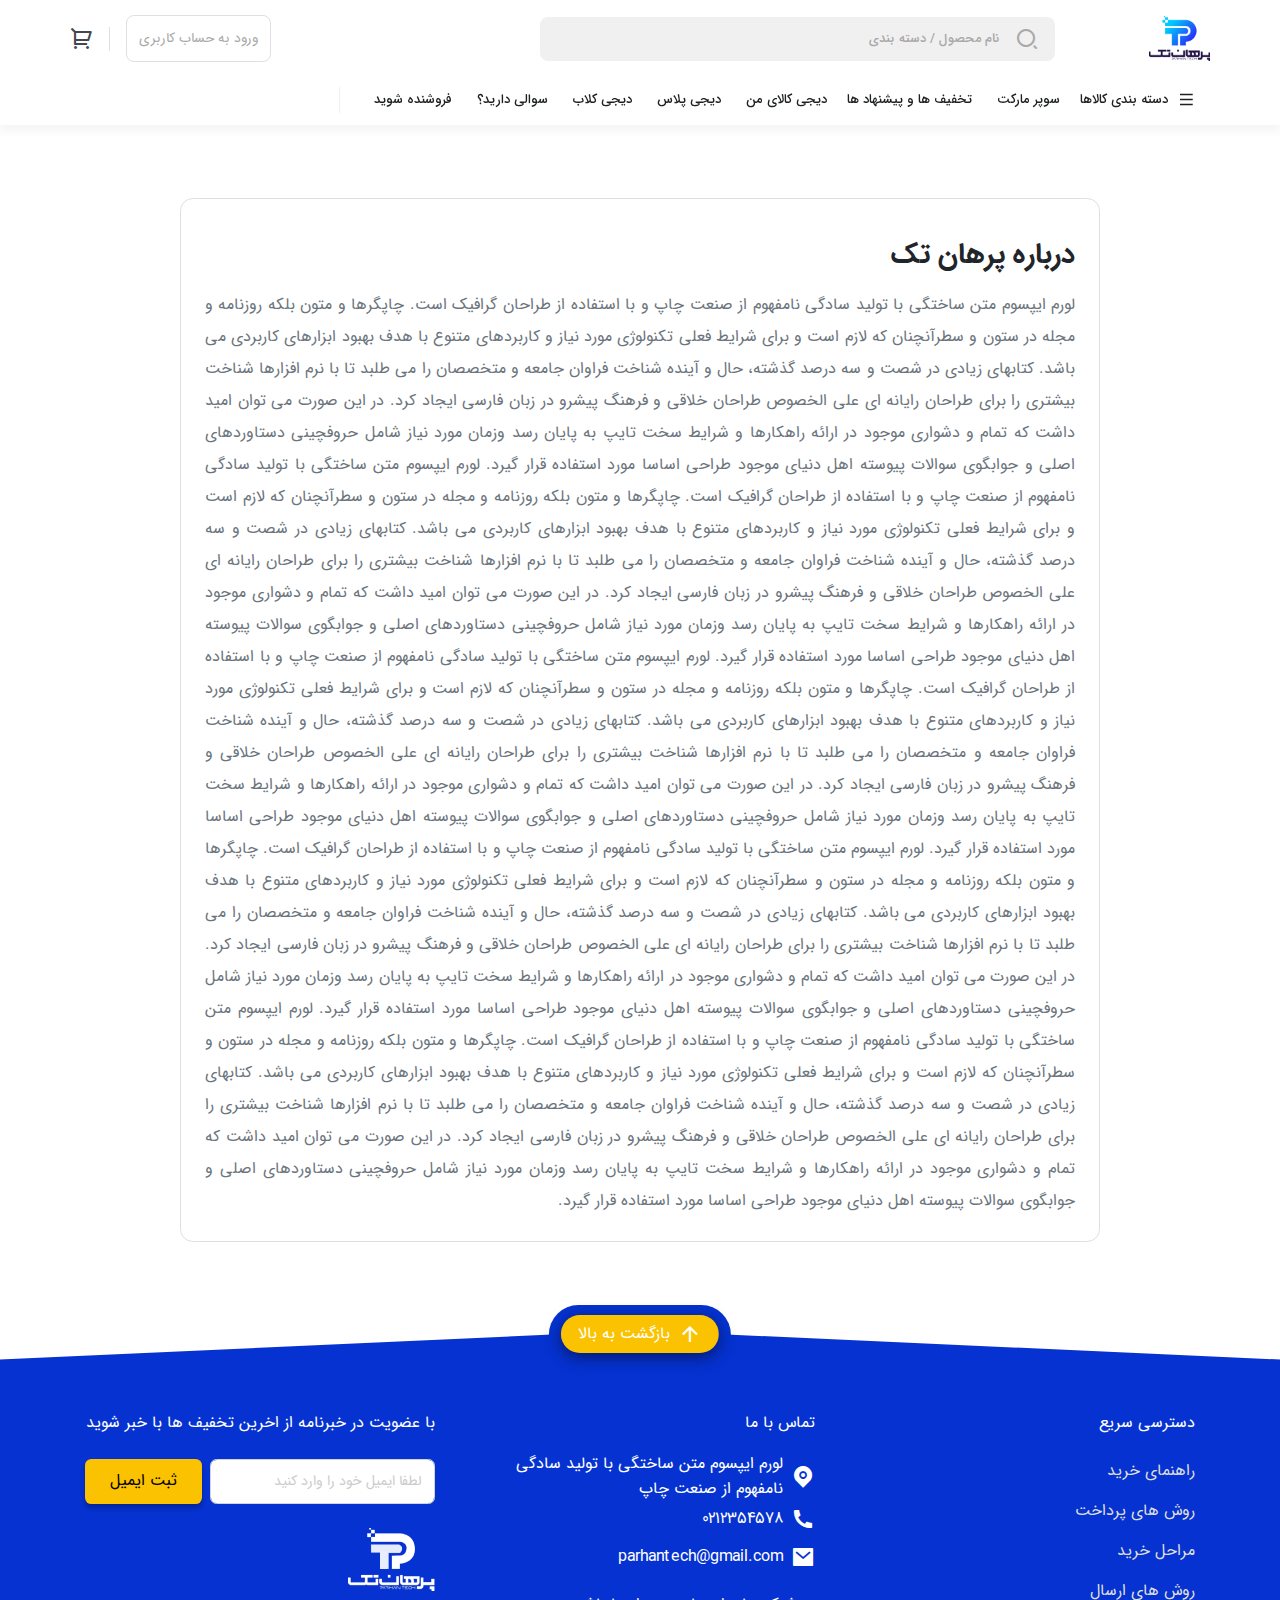
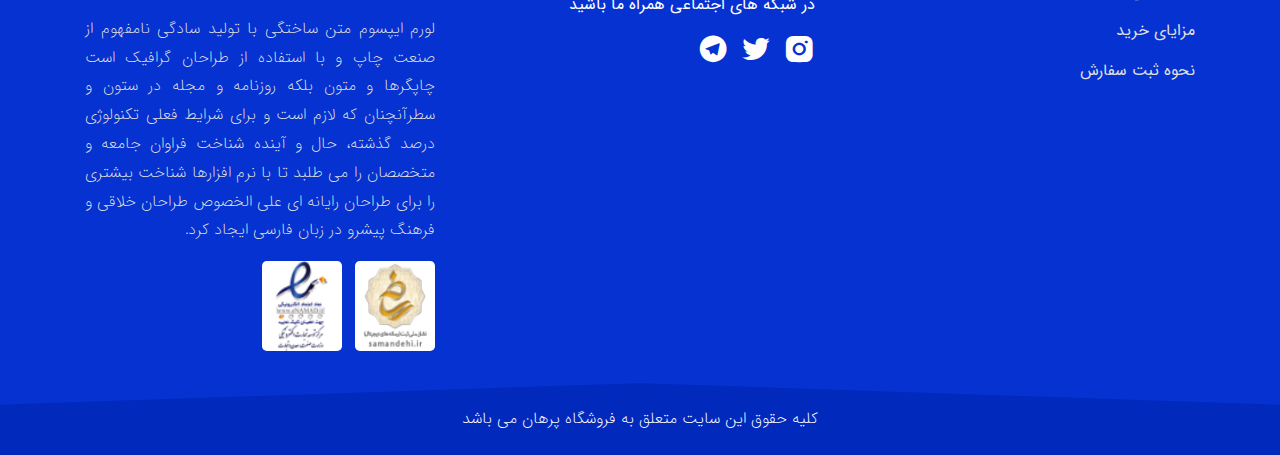
<file: about.html>
<!DOCTYPE html>
<html lang="fa" dir="rtl">
<head>
    <meta charset="UTF-8">
    <meta name="viewport" content="width=device-width, user-scalable=no, initial-scale=1.0">
    <meta http-equiv="X-UA-Compatible" content="ie=edge">
    <meta property='og:site_name' content=''>
    <meta property='og:type' content='website'>
    <meta property='og:title' content=''>
    <meta property='og:description' content=''>
    <meta property='og:image' content=''>
    <meta property='og:image:alt' content=''>
    <meta property='og:url' content=''>
    <meta property='og:locale' content=''>
    <meta name='twitter:title' content=''>
    <meta name='twitter:description' content=''>
    <meta name='twitter:image' content=''>
    <meta name='twitter:card' content=''>
    <meta name='twitter:site' content=''>
    <meta property='twitter:creator' content=''>
    <meta name="theme-color" content="#053A82"/>


    <!--begin favicons-->
    <link rel="apple-touch-icon" href="assets/images/favicons/apple-touch-icon.png" sizes="180x180">
    <link rel="icon" href="assets/images/favicons/favicon-32x32.png" sizes="32x32" type="image/png">
    <link rel="icon" href="assets/images/favicons/favicon-16x16.png" sizes="16x16" type="image/png">
    <link rel="icon" href="assets/images/favicons/favicon.ico">
    <!--begin favicons-->

    <!--begin style-->
    <link rel="stylesheet" href="assets/css/app.css">
    <link rel="stylesheet" href="assets/vendor/swiper-js/swiper.min.css">
    <link rel="stylesheet" href="assets/css/custom.css">

    <!--end style-->

    <!--begin icons-->
    <link rel="stylesheet" href="assets/fonts/remixicon/fonts/remixicon.css">
    <!--end icons-->

    <!--begin fonts-->

    <!--end fonts-->

    <title>درباره پرهان تک</title>
</head>
<body class="sidebar-collapse">

<!--begin header-->

<!-- responsive-header -->
<nav class="navbar header-responsive">
    <div class="container">
        <div class="navbar-translate">
            <div class="header__faq-ui"></div>
            <a class="navbar-brand" href="">
                <img src="assets/images/logo.png" height="45px" alt="">
            </a>


            <button class="navbar-toggler navbar-toggler-right" type="button" data-toggle="collapse"
                    data-target="#navigation" aria-controls="navigation-index" aria-expanded="false"
                    aria-label="Toggle navigation">
                <span class="navbar-toggler-bar bar1"></span>
                <span class="navbar-toggler-bar bar2"></span>
            </button>

        </div>
        <div class="c-header-search-ui">
            <div class="c-header__search-field-container">
                <div class="main-header__search">
                    <div class="main-header__searchbox">
                        <input type="text" placeholder="نام محصول / دسته بندی / " class="">
                        <div class="main-header__search-content" style="display: none;">
                            <div class="main-header__search-result">
                                <ul class="search-result_items">
                                    <li class="search-result_item">
                                        <a href="">
                                                <span>
گوشی موبایل
                                                </span>
                                        </a>
                                    </li>
                                    <li class="search-result_item">
                                        <a href="">
                                                <span>
گوشی موبایل
                                                </span>
                                        </a>
                                    </li>
                                    <li class="search-result_item">
                                        <a href="">
                                                <span>
گوشی موبایل
                                                </span>
                                        </a>
                                    </li>
                                    <li class="search-result_item">
                                        <a href="">
                                                <span>
گوشی موبایل
                                                </span>
                                        </a>
                                    </li>
                                </ul>
                            </div>
                        </div>
                    </div>
                </div>
            </div>
            <a href="" class="c-header__profile--login-btn c-header__profile">
                <img class="" src="assets/images/2.jpg" alt="">
            </a>
            <div id="" class="main-header__btn_container">
                <div class="main-header__btn-cart-container">
                    <a href=""></a>
                </div>
            </div>


        </div>

        <div class="collapse navbar-collapse justify-content-end" id="navigation">
            <div class="logo-nav-res default text-center d-flex justify-content-center">
                <a href="">
                    <img src="assets/images/logo.png" height="45px" alt="">
                </a>
            </div>
            <ul class="navbar-nav default">
                <li class='sub-menu'><a href="">کالای دیجیتال</a>
                    <ul style='display: none;'>
                        <li><a href="">پاوربانک</a>
                            <ul style='display: none;'>

                            </ul>
                        </li>
                        <li class='sub-menu'><a href="">لوازم
                            جانبی گوشی</a>
                            <ul style='display: none;'>
                                <li><a href="">کیف و کاور
                                    گوشی</a>
                                    <ul style='display: none;'>

                                    </ul>
                                </li>
                                <li><a href="">پایه نگهدارنده
                                    گوشی</a>
                                    <ul style='display: none;'>

                                    </ul>
                                </li>
                            </ul>
                        </li>
                        <li class='sub-menu'><a href="">گوشی
                            موبایل</a>
                            <ul style='display: none;'>
                                <li><a href="">آیفون</a>
                                    <ul style='display: none;'>

                                    </ul>
                                </li>
                                <li><a href="">سامسونگ</a>
                                    <ul style='display: none;'>

                                    </ul>
                                </li>
                                <li><a href="">هواوی</a>
                                    <ul style='display: none;'>

                                    </ul>
                                </li>
                                <li><a href="">شیائومی</a>
                                    <ul style='display: none;'>

                                    </ul>
                                </li>
                            </ul>
                        </li>
                        <li><a href="">مچ بند و ساعت هوشمند</a>
                            <ul style='display: none;'>

                            </ul>
                        </li>
                        <li><a href="">هدفون،هدست،هندزفری</a>
                            <ul style='display: none;'>

                            </ul>
                        </li>
                        <li><a href="">اسپیکر بلوتوث و با سیم</a>
                            <ul style='display: none;'>

                            </ul>
                        </li>
                        <li><a href="">هارد،فلش و SSD</a>
                            <ul style='display: none;'>

                            </ul>
                        </li>
                        <li><a href="">اسکوتر برقی</a>
                            <ul style='display: none;'>

                            </ul>
                        </li>
                        <li class='sub-menu'><a href="">دوربین</a>
                            <ul style='display: none;'>
                                <li><a href="">دوربین عکاسی
                                    دیجیتال</a>
                                    <ul style='display: none;'>

                                    </ul>
                                </li>
                                <li><a href="">دوربین‌ ورزشی و
                                    فیلم برداری</a>
                                    <ul style='display: none;'>

                                    </ul>
                                </li>
                                <li><a href="">دوربین چاپ سریع</a>
                                    <ul style='display: none;'>

                                    </ul>
                                </li>
                            </ul>
                        </li>
                        <li class='sub-menu'><a href="">لوازم
                            جانبی دوربین</a>
                            <ul style='display: none;'>
                                <li><a href="">لنز</a>
                                    <ul style='display: none;'>

                                    </ul>
                                </li>
                                <li><a href="">کیف</a>
                                    <ul style='display: none;'>

                                    </ul>
                                </li>
                                <li><a href=''>کارت حافظه</a>
                                    <ul style='display: none;'>

                                    </ul>
                                </li>
                            </ul>
                        </li>
                        <li class='sub-menu'><a href="">کامپیوتر و
                            تجهیزات جانبی</a>
                            <ul style='display: none;'>
                                <li><a href="">مانیتور</a>
                                    <ul style='display: none;'>

                                    </ul>
                                </li>
                                <li><a href="">کیس های اسمبل
                                    شده</a>
                                    <ul style='display: none;'>

                                    </ul>
                                </li>
                                <li><a href="">قطعات داخلی</a>
                                    <ul style='display: none;'>

                                    </ul>
                                </li>
                                <li><a href="">ماوس</a>
                                    <ul style='display: none;'>

                                    </ul>
                                </li>
                                <li><a href="">کیبورد</a>
                                    <ul style='display: none;'>

                                    </ul>
                                </li>
                            </ul>
                        </li>
                        <li><a href="">PS4، XBOX و بازی</a>
                            <ul style='display: none;'>

                            </ul>
                        </li>
                        <li><a href="">لپ تاپ</a>
                            <ul style='display: none;'>

                            </ul>
                        </li>
                        <li class='sub-menu'><a href="">لوازم
                            جانبی لپ تاپ</a>
                            <ul style='display: none;'>
                                <li><a href="">کیف،کوله،کاور</a>
                                    <ul style='display: none;'>

                                    </ul>
                                </li>
                            </ul>
                        </li>
                        <li><a href="">تبلت</a>
                            <ul style='display: none;'>

                            </ul>
                        </li>
                        <li><a href="">ماشین های اداری</a>
                            <ul style='display: none;'>

                            </ul>
                        </li>
                    </ul>
                </li>
                <li class='sub-menu'>
                    <a href="">خانه و
                        آشپزخانه</a>
                    <ul style='display: none;'>
                        <li class='sub-menu'><a href="">صوتی
                            و تصویری</a>
                            <ul style='display: none;'>
                                <li><a href="">میزتلویزیون</a>
                                    <ul style='display: none;'>

                                    </ul>
                                </li>
                                <li><a href="">سینمای خانگی و
                                    ساندبار</a>
                                    <ul style='display: none;'>

                                    </ul>
                                </li>
                                <li><a href="">گیرنده دیجیتال
                                    تلویزیون</a>
                                    <ul style='display: none;'>

                                    </ul>
                                </li>
                            </ul>
                        </li>
                        <li class='sub-menu'><a href="">دکوراتیو</a>
                            <ul style='display: none;'>
                                <li><a href="">ساعت دیواری</a>
                                    <ul style='display: none;'>

                                    </ul>
                                </li>
                                <li><a href="">تابلو</a>
                                    <ul style='display: none;'>

                                    </ul>
                                </li>
                                <li><a href="">مبلمان خانگی</a>
                                    <ul style='display: none;'>

                                    </ul>
                                </li>
                                <li><a href="">پرده</a>
                                    <ul style='display: none;'>

                                    </ul>
                                </li>
                            </ul>
                        </li>
                        <li><a href="">فرش ماشینی،دستبافت</a>
                            <ul style='display: none;'>

                            </ul>
                        </li>
                        <li class='sub-menu'><a href="">لوازم
                            برقی خانگی</a>
                            <ul style='display: none;'>
                                <li><a href="">یخچال و
                                    فریزر</a>
                                    <ul style='display: none;'>

                                    </ul>
                                </li>
                                <li><a href="">لباسشویی</a>
                                    <ul style='display: none;'>

                                    </ul>
                                </li>
                                <li><a href="">جارو برقی</a>
                                    <ul style='display: none;'>

                                    </ul>
                                </li>
                                <li><a href="">ماشین ظرفشویی</a>
                                    <ul style='display: none;'>

                                    </ul>
                                </li>
                                <li><a href="">تلفن،بی سیم و سانترال</a>
                                    <ul style='display: none;'>

                                    </ul>
                                </li>
                                <li><a href="">کولر،پنکه</a>
                                    <ul style='display: none;'>

                                    </ul>
                                </li>
                            </ul>
                        </li>
                        <li class='sub-menu'><a href="">آشپزخانه</a>
                            <ul style='display: none;'>
                                <li><a href="">سرویس و ظروف پخت
                                    و پز</a>
                                    <ul style='display: none;'>

                                    </ul>
                                </li>
                                <li><a href="">بشقاب و سایر ظروف</a>
                                    <ul style='display: none;'>

                                    </ul>
                                </li>
                                <li><a href="">فلاسک و کلمن</a>
                                    <ul style='display: none;'>

                                    </ul>
                                </li>
                            </ul>
                        </li>
                    </ul>
                </li>
                <li class='sub-menu'><a href="">خوردنی و آشامیدنی</a>
                    <ul style='display: none;'>
                        <li><a href="">سمنو</a>
                            <ul style='display: none;'>

                            </ul>
                        </li>
                    </ul>
                </li>
                <li class='sub-menu'><a href="">ورزش و سفر</a>
                    <ul style='display: none;'>
                        <li class='sub-menu'><a href="">تجهیزات
                            و وسایل سفر</a>
                            <ul style='display: none;'>
                                <li><a href="">چمدان و
                                    ساک</a>
                                    <ul style='display: none;'>

                                    </ul>
                                </li>
                            </ul>
                        </li>
                    </ul>
                </li>
                <li>
                    <a href="">سوپر مارکت</a>
                </li>
                <li class="sub-menu">
                    <a href="">تخفیف ها و پیشنهاد ها</a>
                    <ul style='display: none;'>
                        <li><a href="">پرفروش ترین کالا ها</a>
                        </li>
                        <li><a href="">کالا های شگفت انگیز</a>
                        </li>
                        <li><a href="">شگفت انگیز های سوپر مارکتی</a>
                        </li>
                        <li><a href="">فروش ویژه</a>
                        </li>
                        <li><a href="">با هر خرید هدیه بگیرید</a>
                        </li>
                        <li><a href="">تخفیف پایان فصل</a>
                        </li>
                        <li><a href="">کارت هدیه خرید از دیجی کالا</a>
                        </li>
                        <li><a href="">تازه های فروشنذه های جدید</a>
                        </li>

                    </ul>
                </li>
                <li>
                    <a href="">دیجی کالای من</a>
                </li>
                <li>
                    <a href="">دیجی پلاس</a>
                </li>
                <li>
                    <a href="">دیجی کلاب</a>
                </li>
                <li>
                    <a href="">سوالی دارید؟</a>
                </li>
                <li>
                    <a href="">فروشنده شوید</a>
                </li>
            </ul>
        </div>
    </div>
</nav>
<!-- responsive-header -->

<div class="wrapper default">
    <header class="main-header default fixed-top">
        <div class="container">
            <div class="row">
                <div class="main-header-right">

                    <div class="logo-area default">
                        <a href="">
                            <img
                                    src="assets/images/logo.png"
                                    alt="">
                        </a>
                    </div>
                    <div class="main-header__search">
                        <div class="main-header__searchbox">
                            <input type="text" placeholder="نام محصول / دسته بندی   " class="">
                            <div class="main-header__search-content" style="display: none;">
                                <div class="main-header__search-result">
                                    <ul class="search-result_items">
                                        <li class="search-result_item">
                                            <a href="">
                                                <span>
گوشی موبایل
                                                </span>
                                            </a>
                                        </li>
                                        <li class="search-result_item">
                                            <a href="">
                                                <span>
گوشی موبایل
                                                </span>
                                            </a>
                                        </li>
                                        <li class="search-result_item">
                                            <a href="">
                                                <span>
گوشی موبایل
                                                </span>
                                            </a>
                                        </li>
                                        <li class="search-result_item">
                                            <a href="">
                                                <span>
گوشی موبایل
                                                </span>
                                            </a>
                                        </li>
                                    </ul>
                                </div>
                            </div>
                        </div>
                    </div>

                </div>
                <div class="main-header-left">
                    <div class="main-header__btn_container">
                        <a class="main-header__sign-in-btn" href="">ورود به حساب کاربری</a>
                    </div>
                    <div id="mini-cart" class="main-header__btn_container">
                        <div class="main-header__btn-cart-container">
                            <a href=""></a>
                        </div>
                    </div>
                </div>
            </div>
        </div>
        <nav class="main-menu navigation-ui" id="navigation-ui">
            <div class="container">
                <div class="menu float-right">
                    <ul>
                        <li class="js-nav-list-category-hover">
                            <div></div>
                        </li>
                        <li class="category-products menu-icon">
                            <a href="#">
                                دسته بندی کالاها
                            </a>
                            <div class="product-category">
                                <div class="parent-category">
                                    <ul>
                                        <li>
                                            <a href="">
                                                کالای دیجیتال
                                            </a>
                                        </li>
                                        <li>
                                            <a href="">
                                                خودرو،ابزار و تجهیزات صنعتی
                                            </a>
                                        </li>
                                        <li>
                                            <a href="">
                                                مد و پوشاک
                                            </a>
                                        </li>
                                        <li>
                                            <a href="">
                                                اسباب بازی،کودک و نوزاد
                                            </a>
                                        </li>
                                        <li>
                                            <a href="">
                                                کالا های سوپر مارکتی
                                            </a>
                                        </li>
                                        <li>
                                            <a href="">
                                                زیبایی و سلامتی
                                            </a>
                                        </li>
                                        <li>
                                            <a href="">
                                                خانه و آشپزخانه
                                            </a>
                                        </li>
                                        <li>
                                            <a href="">
                                                کتاب،لوازم تحریر و هنر
                                            </a>
                                        </li>
                                        <li>
                                            <a href="">
                                                ورزش و سفر
                                            </a>
                                        </li>
                                        <li>
                                            <a href="">
                                                محصولات بومی و محلی
                                            </a>
                                        </li>
                                    </ul>
                                </div>
                                <div class="children-categories">
                                    <div class="children-category">
                                        <a href="" class="">
                                            همه دسته بندی های کالای دیجیتال
                                            <i class="now-ui-icons arrows-1_minimal-left"></i>
                                        </a>

                                        <ul>
                                            <li class="parent">
                                                <a href="">پاوربانک</a>
                                            </li>
                                            <li class="parent">
                                                <a href="">لوازم
                                                    جانبی گوشی</a>
                                                <ul>
                                                    <li>
                                                        <a href="">کیف
                                                            و کاور گوشی</a>
                                                    </li>
                                                    <li>
                                                        <a href="">پایه
                                                            نگهدارنده گوشی</a>
                                                    </li>
                                                </ul>
                                            </li>
                                            <li class="parent">
                                                <a href="">گوشی
                                                    موبایل</a>
                                                <ul>
                                                    <li>
                                                        <a href="">آیفون</a>
                                                    </li>
                                                    <li><a href="">سامسونگ</a>
                                                    </li>
                                                    <li>
                                                        <a href="">هواوی</a>
                                                    </li>
                                                    <li><a href="">شیائومی</a>
                                                    </li>
                                                </ul>
                                            </li>
                                            <li class="parent">
                                                <a href="">مچ
                                                    بند و ساعت هوشمند</a>
                                            </li>
                                        </ul>
                                        <ul>
                                            <li class="parent">
                                                <a href="">هدفون،هدست،هندزفری</a>
                                            </li>
                                            <li class="parent">
                                                <a href="">اسپیکر بلوتوث
                                                    و با سیم</a>
                                            </li>
                                            <li class="parent">
                                                <a href="">هارد،فلش
                                                    و SSD</a>
                                            </li>
                                            <li class="parent">
                                                <a href="">دوربین</a>
                                                <ul>
                                                    <li>
                                                        <a href="">دوربین
                                                            عکاسی دیجیتال</a>
                                                    </li>
                                                    <li>
                                                        <a href="">دوربین‌
                                                            ورزشی و فیلم برداری</a>
                                                    </li>
                                                    <li>
                                                        <a href="">دوربین
                                                            چاپ سریع</a>
                                                    </li>
                                                </ul>
                                            </li>
                                            <li class="parent">
                                                <a href="">لوازم
                                                    جانبی دوربین</a>
                                                <ul>
                                                    <li><a href="">لنز</a>
                                                    </li>
                                                    <li>
                                                        <a href="">کیف</a>
                                                    </li>
                                                    <li><a href="">کارت
                                                        حافظه</a>
                                                    </li>
                                                </ul>
                                            </li>
                                        </ul>
                                        <ul>
                                            <li class="parent">
                                                <a href="">کامپیوتر
                                                    و تجهیزات جانبی</a>
                                                <ul>
                                                    <li><a href="">مانیتور</a>
                                                    </li>
                                                    <li>
                                                        <a href="">کیس
                                                            های اسمبل شده</a>
                                                    </li>
                                                    <li>
                                                        <a href="">قطعات
                                                            داخلی</a>
                                                    </li>
                                                    <li>
                                                        <a href="">ماوس</a>
                                                    </li>
                                                    <li><a href="">کیبورد</a>
                                                    </li>
                                                </ul>
                                            </li>
                                            <li class="parent">
                                                <a href="">PS4،
                                                    XBOX و بازی</a>
                                            </li>
                                        </ul>
                                        <ul>
                                            <li class="parent">
                                                <a href="">اسکوتر
                                                    برقی</a>
                                            </li>
                                            <li class="parent">
                                                <a href="">لپ
                                                    تاپ</a>
                                            </li>
                                            <li class="parent">
                                                <a href="">لوازم
                                                    جانبی لپ تاپ</a>
                                                <ul>
                                                    <li><a href="">کیف،کوله،کاور</a>
                                                    </li>
                                                </ul>
                                            </li>
                                            <li class="parent">
                                                <a href="">تبلت</a>
                                            </li>
                                            <li class="parent">
                                                <a href="">ماشین
                                                    های اداری</a>
                                            </li>
                                        </ul>

                                    </div>
                                    <div class="children-category">
                                        <a href="" class="">
                                            همه دسته بندی های خانه و آشپزخانه
                                            <i class="now-ui-icons arrows-1_minimal-left"></i>
                                        </a>

                                        <ul>
                                            <li class="parent">
                                                <a href="">صوتی
                                                    و تصویری</a>
                                                <ul>
                                                    <li><a href="">میزتلویزیون</a>
                                                    </li>
                                                    <li><a href="">سینمای
                                                        خانگی و ساندبار</a>
                                                    </li>
                                                    <li><a href="">گیرنده
                                                        دیجیتال تلویزیون</a>
                                                    </li>
                                                </ul>
                                            </li>
                                            <li class="parent">
                                                <a href="">دکوراتیو</a>
                                                <ul>
                                                    <li><a href="">ساعت
                                                        دیواری</a>
                                                    </li>
                                                    <li>
                                                        <a href="">تابلو</a>
                                                    </li>
                                                    <li>
                                                        <a href="">مبلمان
                                                            خانگی</a>
                                                    </li>
                                                    <li>
                                                        <a href="">پرده</a>
                                                    </li>
                                                </ul>
                                            </li>
                                            <li class="parent">
                                                <a href="">فرش
                                                    ماشینی،دستبافت</a>
                                            </li>
                                        </ul>
                                        <ul>
                                            <li class="parent">
                                                <a href="">لوازم
                                                    برقی خانگی</a>
                                                <ul>
                                                    <li>
                                                        <a href="">یخچال
                                                            و فریزر</a>
                                                    </li>
                                                    <li>
                                                        <a href="">لباسشویی</a>
                                                    </li>
                                                    <li>
                                                        <a href="">جارو
                                                            برقی</a>
                                                    </li>
                                                    <li><a href="">ماشین
                                                        ظرفشویی</a>
                                                    </li>
                                                    <li><a href="">تلفن،بی
                                                        سیم و سانترال</a>
                                                    </li>
                                                    <li><a href="">کولر،پنکه</a>
                                                    </li>
                                                </ul>
                                            </li>
                                        </ul>
                                        <ul>
                                            <li class="parent">
                                                <a href="">آشپزخانه</a>
                                                <ul>
                                                    <li>
                                                        <a href="">سرویس
                                                            و ظروف پخت و پز</a>
                                                    </li>
                                                    <li><a href="">بشقاب
                                                        و سایر ظروف</a>
                                                    </li>
                                                    <li><a href="">فلاسک
                                                        و کلمن</a>
                                                    </li>
                                                </ul>
                                            </li>
                                        </ul>
                                        <ul>
                                        </ul>

                                    </div>
                                    <div class="children-category">
                                        <a href="" class="">
                                            همه دسته بندی های خوردنی و آشامیدنی
                                            <i class="now-ui-icons arrows-1_minimal-left"></i>
                                        </a>

                                        <ul>
                                            <li class="parent">
                                                <a href="">سمنو</a>
                                            </li>
                                        </ul>
                                        <ul>
                                        </ul>
                                        <ul>
                                        </ul>
                                        <ul>
                                        </ul>

                                    </div>
                                    <div class="children-category">
                                        <a href="" class="">
                                            همه دسته بندی های ورزش و سفر
                                            <i class="now-ui-icons arrows-1_minimal-left"></i>
                                        </a>

                                        <ul>
                                            <li class="parent">
                                                <a href="">تجهیزات
                                                    و وسایل سفر</a>
                                                <ul>
                                                    <li>
                                                        <a href="">چمدان
                                                            و ساک</a>
                                                    </li>
                                                </ul>
                                            </li>
                                        </ul>
                                        <ul>
                                        </ul>
                                        <ul>
                                        </ul>
                                        <ul>
                                        </ul>

                                    </div>
                                    <div class="children-category">
                                        <a href="" class="">
                                            همه دسته بندی های حریم خصوصی
                                            <i class="now-ui-icons arrows-1_minimal-left"></i>
                                        </a>
                                    </div>
                                    <div class="children-category">
                                        <a href="" class="">
                                            همه دسته بندی های تماس با ما
                                            <i class="now-ui-icons arrows-1_minimal-left"></i>
                                        </a>
                                    </div>
                                    <div class="children-category">
                                        <a href="" class="">
                                            همه دسته بندی های کالای دیجیتال
                                            <i class="now-ui-icons arrows-1_minimal-left"></i>
                                        </a>

                                        <ul>
                                            <li class="parent">
                                                <a href="">پاوربانک</a>
                                            </li>
                                            <li class="parent">
                                                <a href="">لوازم
                                                    جانبی گوشی</a>
                                                <ul>
                                                    <li>
                                                        <a href="">کیف
                                                            و کاور گوشی</a>
                                                    </li>
                                                    <li>
                                                        <a href="">پایه
                                                            نگهدارنده گوشی</a>
                                                    </li>
                                                </ul>
                                            </li>
                                            <li class="parent">
                                                <a href="">گوشی
                                                    موبایل</a>
                                                <ul>
                                                    <li>
                                                        <a href="">آیفون</a>
                                                    </li>
                                                    <li><a href="">سامسونگ</a>
                                                    </li>
                                                    <li>
                                                        <a href="">هواوی</a>
                                                    </li>
                                                    <li><a href="">شیائومی</a>
                                                    </li>
                                                </ul>
                                            </li>
                                            <li class="parent">
                                                <a href="">مچ
                                                    بند و ساعت هوشمند</a>
                                            </li>
                                        </ul>
                                        <ul>
                                            <li class="parent">
                                                <a href="">هدفون،هدست،هندزفری</a>
                                            </li>
                                            <li class="parent">
                                                <a href="">اسپیکر بلوتوث
                                                    و با سیم</a>
                                            </li>
                                            <li class="parent">
                                                <a href="">هارد،فلش
                                                    و SSD</a>
                                            </li>
                                            <li class="parent">
                                                <a href="">دوربین</a>
                                                <ul>
                                                    <li>
                                                        <a href="">دوربین
                                                            عکاسی دیجیتال</a>
                                                    </li>
                                                    <li>
                                                        <a href="">دوربین‌
                                                            ورزشی و فیلم برداری</a>
                                                    </li>
                                                    <li>
                                                        <a href="">دوربین
                                                            چاپ سریع</a>
                                                    </li>
                                                </ul>
                                            </li>
                                            <li class="parent">
                                                <a href="">لوازم
                                                    جانبی دوربین</a>
                                                <ul>
                                                    <li><a href="">لنز</a>
                                                    </li>
                                                    <li>
                                                        <a href="">کیف</a>
                                                    </li>
                                                    <li><a href="">کارت
                                                        حافظه</a>
                                                    </li>
                                                </ul>
                                            </li>
                                        </ul>
                                        <ul>
                                            <li class="parent">
                                                <a href="">کامپیوتر
                                                    و تجهیزات جانبی</a>
                                                <ul>
                                                    <li><a href="">مانیتور</a>
                                                    </li>
                                                    <li>
                                                        <a href="">کیس
                                                            های اسمبل شده</a>
                                                    </li>
                                                    <li>
                                                        <a href="">قطعات
                                                            داخلی</a>
                                                    </li>
                                                    <li>
                                                        <a href="">ماوس</a>
                                                    </li>
                                                    <li><a href="">کیبورد</a>
                                                    </li>
                                                </ul>
                                            </li>
                                            <li class="parent">
                                                <a href="">PS4،
                                                    XBOX و بازی</a>
                                            </li>
                                        </ul>
                                        <ul>
                                            <li class="parent">
                                                <a href="">اسکوتر
                                                    برقی</a>
                                            </li>
                                            <li class="parent">
                                                <a href="">لپ
                                                    تاپ</a>
                                            </li>
                                            <li class="parent">
                                                <a href="">لوازم
                                                    جانبی لپ تاپ</a>
                                                <ul>
                                                    <li><a href="">کیف،کوله،کاور</a>
                                                    </li>
                                                </ul>
                                            </li>
                                            <li class="parent">
                                                <a href="">تبلت</a>
                                            </li>
                                            <li class="parent">
                                                <a href="">ماشین
                                                    های اداری</a>
                                            </li>
                                        </ul>

                                    </div>
                                    <div class="children-category">
                                        <a href="" class="">
                                            همه دسته بندی های کالای دیجیتال
                                            <i class="now-ui-icons arrows-1_minimal-left"></i>
                                        </a>

                                        <ul>
                                            <li class="parent">
                                                <a href="">پاوربانک</a>
                                            </li>
                                            <li class="parent">
                                                <a href="">لوازم
                                                    جانبی گوشی</a>
                                                <ul>
                                                    <li>
                                                        <a href="">کیف
                                                            و کاور گوشی</a>
                                                    </li>
                                                    <li>
                                                        <a href="">پایه
                                                            نگهدارنده گوشی</a>
                                                    </li>
                                                </ul>
                                            </li>
                                            <li class="parent">
                                                <a href="">گوشی
                                                    موبایل</a>
                                                <ul>
                                                    <li>
                                                        <a href="">آیفون</a>
                                                    </li>
                                                    <li><a href="">سامسونگ</a>
                                                    </li>
                                                    <li>
                                                        <a href="">هواوی</a>
                                                    </li>
                                                    <li><a href="">شیائومی</a>
                                                    </li>
                                                </ul>
                                            </li>
                                            <li class="parent">
                                                <a href="">مچ
                                                    بند و ساعت هوشمند</a>
                                            </li>
                                        </ul>
                                        <ul>
                                            <li class="parent">
                                                <a href="">هدفون،هدست،هندزفری</a>
                                            </li>
                                            <li class="parent">
                                                <a href="">اسپیکر بلوتوث
                                                    و با سیم</a>
                                            </li>
                                            <li class="parent">
                                                <a href="">هارد،فلش
                                                    و SSD</a>
                                            </li>
                                            <li class="parent">
                                                <a href="">دوربین</a>
                                                <ul>
                                                    <li>
                                                        <a href="">دوربین
                                                            عکاسی دیجیتال</a>
                                                    </li>
                                                    <li>
                                                        <a href="">دوربین‌
                                                            ورزشی و فیلم برداری</a>
                                                    </li>
                                                    <li>
                                                        <a href="">دوربین
                                                            چاپ سریع</a>
                                                    </li>
                                                </ul>
                                            </li>
                                            <li class="parent">
                                                <a href="">لوازم
                                                    جانبی دوربین</a>
                                                <ul>
                                                    <li><a href="">لنز</a>
                                                    </li>
                                                    <li>
                                                        <a href="">کیف</a>
                                                    </li>
                                                    <li><a href="">کارت
                                                        حافظه</a>
                                                    </li>
                                                </ul>
                                            </li>
                                        </ul>
                                        <ul>
                                            <li class="parent">
                                                <a href="">کامپیوتر
                                                    و تجهیزات جانبی</a>
                                                <ul>
                                                    <li><a href="">مانیتور</a>
                                                    </li>
                                                    <li>
                                                        <a href="">کیس
                                                            های اسمبل شده</a>
                                                    </li>
                                                    <li>
                                                        <a href="">قطعات
                                                            داخلی</a>
                                                    </li>
                                                    <li>
                                                        <a href="">ماوس</a>
                                                    </li>
                                                    <li><a href="">کیبورد</a>
                                                    </li>
                                                </ul>
                                            </li>
                                            <li class="parent">
                                                <a href="">PS4،
                                                    XBOX و بازی</a>
                                            </li>
                                        </ul>
                                        <ul>
                                            <li class="parent">
                                                <a href="">اسکوتر
                                                    برقی</a>
                                            </li>
                                            <li class="parent">
                                                <a href="">لپ
                                                    تاپ</a>
                                            </li>
                                            <li class="parent">
                                                <a href="">لوازم
                                                    جانبی لپ تاپ</a>
                                                <ul>
                                                    <li><a href="">کیف،کوله،کاور</a>
                                                    </li>
                                                </ul>
                                            </li>
                                            <li class="parent">
                                                <a href="">تبلت</a>
                                            </li>
                                            <li class="parent">
                                                <a href="">ماشین
                                                    های اداری</a>
                                            </li>
                                        </ul>

                                    </div>
                                    <div class="children-category">
                                        <a href="" class="">
                                            همه دسته بندی های کالای دیجیتال
                                            <i class="now-ui-icons arrows-1_minimal-left"></i>
                                        </a>

                                        <ul>
                                            <li class="parent">
                                                <a href="">پاوربانک</a>
                                            </li>
                                            <li class="parent">
                                                <a href="">لوازم
                                                    جانبی گوشی</a>
                                                <ul>
                                                    <li>
                                                        <a href="">کیف
                                                            و کاور گوشی</a>
                                                    </li>
                                                    <li>
                                                        <a href="">پایه
                                                            نگهدارنده گوشی</a>
                                                    </li>
                                                </ul>
                                            </li>
                                            <li class="parent">
                                                <a href="">گوشی
                                                    موبایل</a>
                                                <ul>
                                                    <li>
                                                        <a href="">آیفون</a>
                                                    </li>
                                                    <li><a href="">سامسونگ</a>
                                                    </li>
                                                    <li>
                                                        <a href="">هواوی</a>
                                                    </li>
                                                    <li><a href="">شیائومی</a>
                                                    </li>
                                                </ul>
                                            </li>
                                            <li class="parent">
                                                <a href="">مچ
                                                    بند و ساعت هوشمند</a>
                                            </li>
                                        </ul>
                                        <ul>
                                            <li class="parent">
                                                <a href="">هدفون،هدست،هندزفری</a>
                                            </li>
                                            <li class="parent">
                                                <a href="">اسپیکر بلوتوث
                                                    و با سیم</a>
                                            </li>
                                            <li class="parent">
                                                <a href="">هارد،فلش
                                                    و SSD</a>
                                            </li>
                                            <li class="parent">
                                                <a href="">دوربین</a>
                                                <ul>
                                                    <li>
                                                        <a href="">دوربین
                                                            عکاسی دیجیتال</a>
                                                    </li>
                                                    <li>
                                                        <a href="">دوربین‌
                                                            ورزشی و فیلم برداری</a>
                                                    </li>
                                                    <li>
                                                        <a href="">دوربین
                                                            چاپ سریع</a>
                                                    </li>
                                                </ul>
                                            </li>
                                            <li class="parent">
                                                <a href="">لوازم
                                                    جانبی دوربین</a>
                                                <ul>
                                                    <li><a href="">لنز</a>
                                                    </li>
                                                    <li>
                                                        <a href="">کیف</a>
                                                    </li>
                                                    <li><a href="">کارت
                                                        حافظه</a>
                                                    </li>
                                                </ul>
                                            </li>
                                        </ul>
                                        <ul>
                                            <li class="parent">
                                                <a href="">کامپیوتر
                                                    و تجهیزات جانبی</a>
                                                <ul>
                                                    <li><a href="">مانیتور</a>
                                                    </li>
                                                    <li>
                                                        <a href="">کیس
                                                            های اسمبل شده</a>
                                                    </li>
                                                    <li>
                                                        <a href="">قطعات
                                                            داخلی</a>
                                                    </li>
                                                    <li>
                                                        <a href="">ماوس</a>
                                                    </li>
                                                    <li><a href="">کیبورد</a>
                                                    </li>
                                                </ul>
                                            </li>
                                            <li class="parent">
                                                <a href="">PS4،
                                                    XBOX و بازی</a>
                                            </li>
                                        </ul>
                                        <ul>
                                            <li class="parent">
                                                <a href="">اسکوتر
                                                    برقی</a>
                                            </li>
                                            <li class="parent">
                                                <a href="">لپ
                                                    تاپ</a>
                                            </li>
                                            <li class="parent">
                                                <a href="">لوازم
                                                    جانبی لپ تاپ</a>
                                                <ul>
                                                    <li><a href="">کیف،کوله،کاور</a>
                                                    </li>
                                                </ul>
                                            </li>
                                            <li class="parent">
                                                <a href="">تبلت</a>
                                            </li>
                                            <li class="parent">
                                                <a href="">ماشین
                                                    های اداری</a>
                                            </li>
                                        </ul>

                                    </div>
                                    <div class="children-category">
                                        <a href="" class="">
                                            همه دسته بندی های کالای دیجیتال
                                            <i class="now-ui-icons arrows-1_minimal-left"></i>
                                        </a>

                                        <ul>
                                            <li class="parent">
                                                <a href="">پاوربانک</a>
                                            </li>
                                            <li class="parent">
                                                <a href="">لوازم
                                                    جانبی گوشی</a>
                                                <ul>
                                                    <li>
                                                        <a href="">کیف
                                                            و کاور گوشی</a>
                                                    </li>
                                                    <li>
                                                        <a href="">پایه
                                                            نگهدارنده گوشی</a>
                                                    </li>
                                                </ul>
                                            </li>
                                            <li class="parent">
                                                <a href="">گوشی
                                                    موبایل</a>
                                                <ul>
                                                    <li>
                                                        <a href="">آیفون</a>
                                                    </li>
                                                    <li><a href="">سامسونگ</a>
                                                    </li>
                                                    <li>
                                                        <a href="">هواوی</a>
                                                    </li>
                                                    <li><a href="">شیائومی</a>
                                                    </li>
                                                </ul>
                                            </li>
                                            <li class="parent">
                                                <a href="">مچ
                                                    بند و ساعت هوشمند</a>
                                            </li>
                                        </ul>
                                        <ul>
                                            <li class="parent">
                                                <a href="">هدفون،هدست،هندزفری</a>
                                            </li>
                                            <li class="parent">
                                                <a href="">اسپیکر بلوتوث
                                                    و با سیم</a>
                                            </li>
                                            <li class="parent">
                                                <a href="">هارد،فلش
                                                    و SSD</a>
                                            </li>
                                            <li class="parent">
                                                <a href="">دوربین</a>
                                                <ul>
                                                    <li>
                                                        <a href="">دوربین
                                                            عکاسی دیجیتال</a>
                                                    </li>
                                                    <li>
                                                        <a href="">دوربین‌
                                                            ورزشی و فیلم برداری</a>
                                                    </li>
                                                    <li>
                                                        <a href="">دوربین
                                                            چاپ سریع</a>
                                                    </li>
                                                </ul>
                                            </li>
                                            <li class="parent">
                                                <a href="">لوازم
                                                    جانبی دوربین</a>
                                                <ul>
                                                    <li><a href="">لنز</a>
                                                    </li>
                                                    <li>
                                                        <a href="">کیف</a>
                                                    </li>
                                                    <li><a href="">کارت
                                                        حافظه</a>
                                                    </li>
                                                </ul>
                                            </li>
                                        </ul>
                                        <ul>
                                            <li class="parent">
                                                <a href="">کامپیوتر
                                                    و تجهیزات جانبی</a>
                                                <ul>
                                                    <li><a href="">مانیتور</a>
                                                    </li>
                                                    <li>
                                                        <a href="">کیس
                                                            های اسمبل شده</a>
                                                    </li>
                                                    <li>
                                                        <a href="">قطعات
                                                            داخلی</a>
                                                    </li>
                                                    <li>
                                                        <a href="">ماوس</a>
                                                    </li>
                                                    <li><a href="">کیبورد</a>
                                                    </li>
                                                </ul>
                                            </li>
                                            <li class="parent">
                                                <a href="">PS4،
                                                    XBOX و بازی</a>
                                            </li>
                                        </ul>
                                        <ul>
                                            <li class="parent">
                                                <a href="">اسکوتر
                                                    برقی</a>
                                            </li>
                                            <li class="parent">
                                                <a href="">لپ
                                                    تاپ</a>
                                            </li>
                                            <li class="parent">
                                                <a href="">لوازم
                                                    جانبی لپ تاپ</a>
                                                <ul>
                                                    <li><a href="">کیف،کوله،کاور</a>
                                                    </li>
                                                </ul>
                                            </li>
                                            <li class="parent">
                                                <a href="">تبلت</a>
                                            </li>
                                            <li class="parent">
                                                <a href="">ماشین
                                                    های اداری</a>
                                            </li>
                                        </ul>

                                    </div>

                                </div>
                            </div>
                        </li>
                        <li>
                            <a href="">سوپر مارکت</a>
                        </li>
                        <li class="category-products">
                            <a href="">
                                تخفیف ها و پیشنهاد ها
                            </a>
                            <div class="product-category navi-new-list__sublist--promotion">
                                <div class="navi-new-list__options-container">
                                    <div class="navi-new-list__options-list">
                                        <div class="navi-new-list__sublist">
                                            <a href="" class="navi-new-list__sublist-see-all-cats">مشاهده همه تخفیف ها و
                                                پیشنهاد ها</a>
                                        </div>
                                        <ul>
                                            <li class="navi-new-list__sublist-option c-navi-new-list__sublist-option--title">
                                                <a href="">
                                                    <span>کالا های شگفت انگیز</span>
                                                </a>
                                            </li>
                                            <li class="navi-new-list__sublist-option c-navi-new-list__sublist-option--title">
                                                <a href="">
                                                    <span>  شگفت انگیز سوپر مارکتی</span>
                                                </a>
                                            </li>
                                            <li class="navi-new-list__sublist-option c-navi-new-list__sublist-option--title">
                                                <a href="">
                                                    <span>فروش ویژه</span>
                                                </a>
                                            </li>
                                            <li class="navi-new-list__sublist-option navi-new-list__sublist-option--item">
                                                <a href="">
                                                    <span>کالای دیجیتال</span>
                                                </a>
                                            </li>
                                            <li class="navi-new-list__sublist-option navi-new-list__sublist-option--item">
                                                <a href="">
                                                    <span>کالای دیجیتال</span>
                                                </a>
                                            </li>
                                            <li class="navi-new-list__sublist-option navi-new-list__sublist-option--item">
                                                <a href="">
                                                    <span>کالای دیجیتال</span>
                                                </a>
                                            </li>
                                            <li class="navi-new-list__sublist-option navi-new-list__sublist-option--item">
                                                <a href="">
                                                    <span>کالای دیجیتال</span>
                                                </a>
                                            </li>
                                            <li class="navi-new-list__sublist-option navi-new-list__sublist-option--item">
                                                <a href="">
                                                    <span>کالای دیجیتال</span>
                                                </a>
                                            </li>
                                            <li class="navi-new-list__sublist-option navi-new-list__sublist-option--item">
                                                <a href="">
                                                    <span>کالای دیجیتال</span>
                                                </a>
                                            </li>
                                            <li class="navi-new-list__sublist-option navi-new-list__sublist-option--item">
                                                <a href="">
                                                    <span>کالای دیجیتال</span>
                                                </a>
                                            </li>
                                            <li class="navi-new-list__sublist-option navi-new-list__sublist-option--item">
                                                <a href="">
                                                    <span>کالای دیجیتال</span>
                                                </a>
                                            </li>
                                            <li class="navi-new-list__sublist-option navi-new-list__sublist-option--item">
                                                <a href="">
                                                    <span>کالای دیجیتال</span>
                                                </a>
                                            </li>
                                            <li class="navi-new-list__sublist-option navi-new-list__sublist-option--item">
                                                <a href="">
                                                    <span>کالای دیجیتال</span>
                                                </a>
                                            </li>

                                            <li class="navi-new-list__sublist-option navi-new-list__sublist-option--item c-navi-new-list__sublist-option--has-icon
                                            navi-new-list__sublist-option--best-selling">
                                                <a href="">
                                                    <span>پر فروش ترین کالا ها</span>
                                                </a>
                                            </li>
                                            <li class="navi-new-list__sublist-option navi-new-list__sublist-option--item c-navi-new-list__sublist-option--has-icon
                                            navi-new-list__sublist-option--gift">
                                                <a href="">
                                                    <span>با هر خرید هدیه بگیرید</span>
                                                </a>
                                            </li>
                                            <li class="navi-new-list__sublist-option navi-new-list__sublist-option--item c-navi-new-list__sublist-option--has-icon
                                            navi-new-list__sublist-option--last-season">
                                                <a href="">
                                                    <span>تخفیف پایان فصل</span>
                                                </a>
                                            </li>
                                            <li class="navi-new-list__sublist-option navi-new-list__sublist-option--item c-navi-new-list__sublist-option--has-icon
                                            navi-new-list__sublist-option--gift-card">
                                                <a href="">
                                                    <span>کارت هدیه خرید از دیجی کالا</span>
                                                </a>
                                            </li>
                                            <li class="navi-new-list__sublist-option navi-new-list__sublist-option--item c-navi-new-list__sublist-option--has-icon
                                            navi-new-list__sublist-option--new-seller-product">
                                                <a href="">
                                                    <span>تازه های فروشنده های جدید</span>
                                                </a>
                                            </li>
                                        </ul>
                                    </div>
                                </div>
                                <div class="navi-new-list__main-banner">
                                    <a href="">
                                        <img src="assets/images/banner1.jpg" alt="">
                                    </a>
                                </div>
                            </div>
                        </li>
                        <li>
                            <a href="">دیجی کالای من</a>
                        </li>
                        <li>
                            <a href="">دیجی پلاس</a>
                        </li>
                        <li>
                            <a href="">دیجی کلاب</a>
                        </li>
                        <li>
                            <a href="">سوالی دارید؟</a>
                        </li>
                        <li>
                            <a href="">فروشنده شوید</a>
                        </li>
                    </ul>
                </div>
            </div>
        </nav>
    </header>
</div>
<!--end header-->


<!--begin main-->
<main>
    <div class="container">
        <div class="row justify-content-center">
            <div class="col-lg-10">
                <div class="about-content-ui mt-5">
                    <h3 class="my-3 font-weight-bold">درباره پرهان تک</h3>
                    <p class="text-muted">
                        لورم ایپسوم متن ساختگی با تولید سادگی نامفهوم از صنعت چاپ و با استفاده از طراحان گرافیک است.
                        چاپگرها و متون بلکه روزنامه و مجله در ستون و سطرآنچنان که لازم است و برای شرایط فعلی تکنولوژی
                        مورد نیاز و کاربردهای متنوع با هدف بهبود ابزارهای کاربردی می باشد. کتابهای زیادی در شصت و سه
                        درصد گذشته، حال و آینده شناخت فراوان جامعه و متخصصان را می طلبد تا با نرم افزارها شناخت بیشتری
                        را برای طراحان رایانه ای علی الخصوص طراحان خلاقی و فرهنگ پیشرو در زبان فارسی ایجاد کرد. در این
                        صورت می توان امید داشت که تمام و دشواری موجود در ارائه راهکارها و شرایط سخت تایپ به پایان رسد
                        وزمان مورد نیاز شامل حروفچینی دستاوردهای اصلی و جوابگوی سوالات پیوسته اهل دنیای موجود طراحی
                        اساسا مورد استفاده قرار گیرد.
                        لورم ایپسوم متن ساختگی با تولید سادگی نامفهوم از صنعت چاپ و با استفاده از طراحان گرافیک است.
                        چاپگرها و متون بلکه روزنامه و مجله در ستون و سطرآنچنان که لازم است و برای شرایط فعلی تکنولوژی
                        مورد نیاز و کاربردهای متنوع با هدف بهبود ابزارهای کاربردی می باشد. کتابهای زیادی در شصت و سه
                        درصد گذشته، حال و آینده شناخت فراوان جامعه و متخصصان را می طلبد تا با نرم افزارها شناخت بیشتری
                        را برای طراحان رایانه ای علی الخصوص طراحان خلاقی و فرهنگ پیشرو در زبان فارسی ایجاد کرد. در این
                        صورت می توان امید داشت که تمام و دشواری موجود در ارائه راهکارها و شرایط سخت تایپ به پایان رسد
                        وزمان مورد نیاز شامل حروفچینی دستاوردهای اصلی و جوابگوی سوالات پیوسته اهل دنیای موجود طراحی
                        اساسا مورد استفاده قرار گیرد.
                        لورم ایپسوم متن ساختگی با تولید سادگی نامفهوم از صنعت چاپ و با استفاده از طراحان گرافیک است.
                        چاپگرها و متون بلکه روزنامه و مجله در ستون و سطرآنچنان که لازم است و برای شرایط فعلی تکنولوژی
                        مورد نیاز و کاربردهای متنوع با هدف بهبود ابزارهای کاربردی می باشد. کتابهای زیادی در شصت و سه
                        درصد گذشته، حال و آینده شناخت فراوان جامعه و متخصصان را می طلبد تا با نرم افزارها شناخت بیشتری
                        را برای طراحان رایانه ای علی الخصوص طراحان خلاقی و فرهنگ پیشرو در زبان فارسی ایجاد کرد. در این
                        صورت می توان امید داشت که تمام و دشواری موجود در ارائه راهکارها و شرایط سخت تایپ به پایان رسد
                        وزمان مورد نیاز شامل حروفچینی دستاوردهای اصلی و جوابگوی سوالات پیوسته اهل دنیای موجود طراحی
                        اساسا مورد استفاده قرار گیرد.
                        لورم ایپسوم متن ساختگی با تولید سادگی نامفهوم از صنعت چاپ و با استفاده از طراحان گرافیک است.
                        چاپگرها و متون بلکه روزنامه و مجله در ستون و سطرآنچنان که لازم است و برای شرایط فعلی تکنولوژی
                        مورد نیاز و کاربردهای متنوع با هدف بهبود ابزارهای کاربردی می باشد. کتابهای زیادی در شصت و سه
                        درصد گذشته، حال و آینده شناخت فراوان جامعه و متخصصان را می طلبد تا با نرم افزارها شناخت بیشتری
                        را برای طراحان رایانه ای علی الخصوص طراحان خلاقی و فرهنگ پیشرو در زبان فارسی ایجاد کرد. در این
                        صورت می توان امید داشت که تمام و دشواری موجود در ارائه راهکارها و شرایط سخت تایپ به پایان رسد
                        وزمان مورد نیاز شامل حروفچینی دستاوردهای اصلی و جوابگوی سوالات پیوسته اهل دنیای موجود طراحی
                        اساسا مورد استفاده قرار گیرد.
                        لورم ایپسوم متن ساختگی با تولید سادگی نامفهوم از صنعت چاپ و با استفاده از طراحان گرافیک است.
                        چاپگرها و متون بلکه روزنامه و مجله در ستون و سطرآنچنان که لازم است و برای شرایط فعلی تکنولوژی
                        مورد نیاز و کاربردهای متنوع با هدف بهبود ابزارهای کاربردی می باشد. کتابهای زیادی در شصت و سه
                        درصد گذشته، حال و آینده شناخت فراوان جامعه و متخصصان را می طلبد تا با نرم افزارها شناخت بیشتری
                        را برای طراحان رایانه ای علی الخصوص طراحان خلاقی و فرهنگ پیشرو در زبان فارسی ایجاد کرد. در این
                        صورت می توان امید داشت که تمام و دشواری موجود در ارائه راهکارها و شرایط سخت تایپ به پایان رسد
                        وزمان مورد نیاز شامل حروفچینی دستاوردهای اصلی و جوابگوی سوالات پیوسته اهل دنیای موجود طراحی
                        اساسا مورد استفاده قرار گیرد.

                    </p>
                </div>
            </div>
        </div>
    </div>
</main>
<!--end main-->

<!--begin footer-->
<footer>
        <span class="footer__jump-to-top-btn-container">
        <button type="button" class="btn footer__jump-to-top-btn has-icon-right arrow-up-icon-ui js-scroll-to-top-btn">بازگشت به بالا</button>
    </span>

    <div class="ww">
        <div class="container">
            <div class="row">
                <div class="col-md-6 col-lg-4">
                    <div class="footer__column-link">
                        <div class="footer__column-label footer__column-quick-access">دسترسی سریع</div>
                        <ul class="mt-3 navi-new-list__options-list">
                            <li><a href="">راهنمای خرید</a></li>
                            <li><a href="">روش های پرداخت</a></li>
                            <li class="border-none"><a href="">مراحل خرید</a></li>
                            <li><a href="">روش های ارسال</a></li>
                            <li><a href="">مزایای خرید</a></li>
                            <li class="border-none"><a href="">نحوه ثبت سفارش</a></li>
                        </ul>
                    </div>
                </div>
                <div class="col-md-6 col-lg-4">
                    <div class="footer__column-link">
                        <div class="footer__column-label">تماس با ما</div>
                        <ul class="mt-3">
                            <li>
                                <div class="has-icon-right address-icon-ui line-height-normal">لورم ایپسوم متن ساختگی با
                                    تولید سادگی نامفهوم از صنعت چاپ
                                </div>
                            </li>
                            <li>
                                <div class="has-icon-right phone-icon-ui">0212354578</div>
                            </li>
                            <li><a class="has-icon-right email-icon-ui" href="mailto: parhantech@gmail.com">parhantech@gmail.com</a>
                            </li>
                        </ul>
                        <div class="footer__column-social-media">
                            <div class="footer__column-social-media-label mt-3">در شبکه های اجتماعی همراه ما باشید</div>
                            <div class="footer__column-social-media-items d-flex align-items-center mt-2">
                                <a href="" class="footer__column-social-media-item">
                                    <i class="ri-instagram-fill ri-2x"></i>
                                </a>
                                <a href="" class="footer__column-social-media-item">
                                    <i class="ri-twitter-fill ri-2x"></i>
                                </a>
                                <a href="" class="footer__column-social-media-item">
                                    <i class="ri-telegram-fill ri-2x"></i>
                                </a>
                            </div>
                        </div>
                    </div>
                </div>
                <div class="col-md-6 col-lg-4">
                    <div class="footer__column-link">
                        <div class="footer__column-label footer__newsletter-label">با عضویت در خبرنامه از اخرین تخفیف ها
                            با خبر شوید
                        </div>
                        <div class="d-flex my-4">
                            <input type="text" class="form-control news-letter-subscription-input "
                                   placeholder="لطفا ایمیل خود را وارد کنید" aria-label=""
                                   aria-describedby="basic-addon1">
                            <button class="btn btn-warning-ui  footer__newsletter-send-btn footer__newsletter-send-btn--disabled"
                                    type="button">ثبت ایمیل
                            </button>


                        </div>
                        <div class="footer__logo my-4">
                            <a href="">
                                <img src="assets/images/logo-white.png" alt="logo">
                            </a>
                        </div>
                        <div class="footer__seo-container text-justify">
                            لورم ایپسوم متن ساختگی با تولید سادگی نامفهوم از صنعت چاپ و با استفاده از طراحان گرافیک است
                            چاپگرها و متون بلکه روزنامه و مجله در ستون و سطرآنچنان که لازم است و برای شرایط فعلی
                            تکنولوژی درصد گذشته، حال و آینده شناخت فراوان جامعه و متخصصان را می طلبد تا
                            با نرم افزارها شناخت بیشتری را برای طراحان رایانه ای علی الخصوص طراحان خلاقی و فرهنگ پیشرو
                            در زبان فارسی ایجاد کرد.
                        </div>
                        <div class="mt-3">
                            <div class="footer__trust-symbol ml-2">
                                <a href="">
                                    <img src="assets/images/ww.png" alt="">
                                </a>
                            </div>
                            <div class="footer__trust-symbol">
                                <a href="">
                                    <img src="assets/images/ss.png" alt="">
                                </a>
                            </div>
                        </div>
                    </div>
                </div>
            </div>
        </div>
        <div class="footer__copyright d-flex align-items-center text-center justify-content-center">
            کلیه حقوق این سایت متعلق به فروشگاه پرهان می باشد
        </div>
    </div>


</footer>
<!--end footer-->


<!--begin scripts-->
<script src="assets/js/jquery-3.6.0.min.js"></script>
<script src="assets/js/app.js"></script>
<script src="assets/vendor/swiper-js/swiper.min.js"></script>
<script src="assets/vendor/c3/c3.bundle.js"></script>
<script src="assets/js/main.js"></script>
<!--end scripts-->
</body>
</html>
</file>
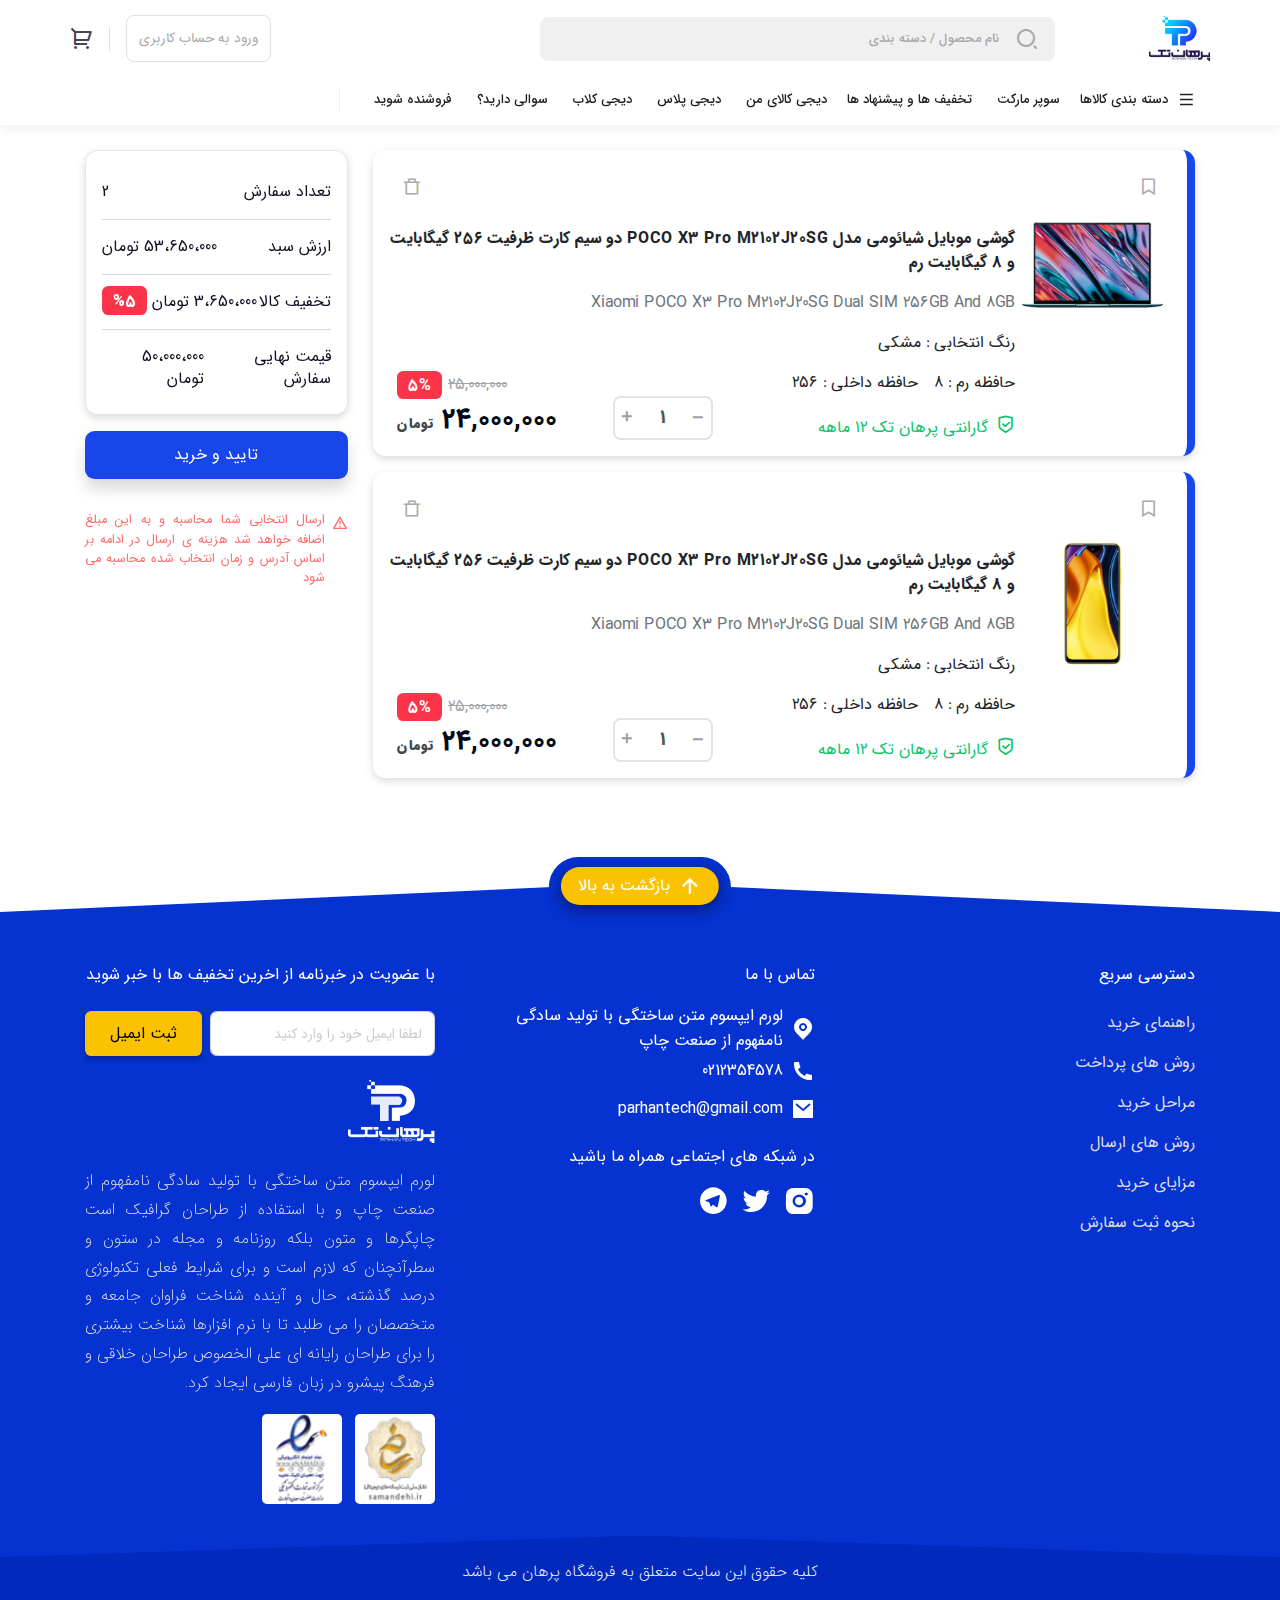
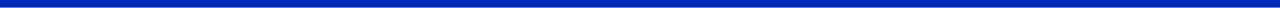
<file: cart.html>
<!doctype html>
<html lang="fa" dir="rtl">
<head>
    <meta charset="UTF-8">
    <meta name="viewport" content="width=device-width, user-scalable=no, initial-scale=1.0">
    <meta http-equiv="X-UA-Compatible" content="ie=edge">
    <meta property='og:site_name' content=''>
    <meta property='og:type' content='website'>
    <meta property='og:title' content=''>
    <meta property='og:description' content=''>
    <meta property='og:image' content=''>
    <meta property='og:image:alt' content=''>
    <meta property='og:url' content=''>
    <meta property='og:locale' content=''>
    <meta name='twitter:title' content=''>
    <meta name='twitter:description' content=''>
    <meta name='twitter:image' content=''>
    <meta name='twitter:card' content=''>
    <meta name='twitter:site' content=''>
    <meta property='twitter:creator' content=''>
    <meta name="theme-color" content="#053A82"/>


    <!--begin favicons-->
    <link rel="apple-touch-icon" href="assets/images/favicons/apple-touch-icon.png" sizes="180x180">
    <link rel="icon" href="assets/images/favicons/favicon-32x32.png" sizes="32x32" type="image/png">
    <link rel="icon" href="assets/images/favicons/favicon-16x16.png" sizes="16x16" type="image/png">
    <link rel="mask-icon" href="assets/images/favicons/safari-pinned-tab.svg" color="#7952b3">
    <link rel="icon" href="assets/images/favicons/favicon.ico">
    <!--begin favicons-->

    <!--begin style-->
    <link rel="stylesheet" href="assets/css/app.css">
    <link rel="stylesheet" href="assets/vendor/swiper-js/swiper.min.css">
    <link rel="stylesheet" href="assets/css/custom.css">

    <!--end style-->

    <!--begin icons-->
    <link rel="stylesheet" href="assets/fonts/remixicon/fonts/remixicon.css">
    <!--end icons-->

    <!--begin fonts-->

    <!--end fonts-->

    <title>سبد خرید</title>
</head>
<body class="c-checkout-pages cart-page sidebar-collapse">

<!--begin header-->

<!-- responsive-header -->
<nav class="navbar header-responsive">
    <div class="container">
        <div class="navbar-translate">
            <div class="header__faq-ui"></div>
            <a class="navbar-brand" href="">
                <img src="assets/images/logo.png" height="45px" alt="">
            </a>


            <button class="navbar-toggler navbar-toggler-right" type="button" data-toggle="collapse"
                    data-target="#navigation" aria-controls="navigation-index" aria-expanded="false"
                    aria-label="Toggle navigation">
                <span class="navbar-toggler-bar bar1"></span>
                <span class="navbar-toggler-bar bar2"></span>
            </button>

        </div>
        <div class="c-header-search-ui">
            <div class="c-header__search-field-container">
                <div class="main-header__search">
                    <div class="main-header__searchbox">
                        <input type="text" placeholder="نام محصول / دسته بندی / " class="">
                        <div class="main-header__search-content" style="display: none;">
                            <div class="main-header__search-result">
                                <ul class="search-result_items">
                                    <li class="search-result_item">
                                        <a href="">
                                                <span>
گوشی موبایل
                                                </span>
                                        </a>
                                    </li>
                                    <li class="search-result_item">
                                        <a href="">
                                                <span>
گوشی موبایل
                                                </span>
                                        </a>
                                    </li>
                                    <li class="search-result_item">
                                        <a href="">
                                                <span>
گوشی موبایل
                                                </span>
                                        </a>
                                    </li>
                                    <li class="search-result_item">
                                        <a href="">
                                                <span>
گوشی موبایل
                                                </span>
                                        </a>
                                    </li>
                                </ul>
                            </div>
                        </div>
                    </div>
                </div>
            </div>
            <a href="" class="c-header__profile--login-btn c-header__profile">
                <img class="" src="assets/images/2.jpg" alt="">
            </a>
            <div id="" class="main-header__btn_container">
                <div class="main-header__btn-cart-container">
                    <a href=""></a>
                </div>
            </div>


        </div>

        <div class="collapse navbar-collapse justify-content-end" id="navigation">
            <div class="logo-nav-res default text-center d-flex justify-content-center">
                <a href="">
                    <img src="assets/images/logo.png" height="45px" alt="">
                </a>
            </div>
            <ul class="navbar-nav default">
                <li class='sub-menu'><a href="">کالای دیجیتال</a>
                    <ul style='display: none;'>
                        <li><a href="">پاوربانک</a>
                            <ul style='display: none;'>

                            </ul>
                        </li>
                        <li class='sub-menu'><a href="">لوازم
                            جانبی گوشی</a>
                            <ul style='display: none;'>
                                <li><a href="">کیف و کاور
                                    گوشی</a>
                                    <ul style='display: none;'>

                                    </ul>
                                </li>
                                <li><a href="">پایه نگهدارنده
                                    گوشی</a>
                                    <ul style='display: none;'>

                                    </ul>
                                </li>
                            </ul>
                        </li>
                        <li class='sub-menu'><a href="">گوشی
                            موبایل</a>
                            <ul style='display: none;'>
                                <li><a href="">آیفون</a>
                                    <ul style='display: none;'>

                                    </ul>
                                </li>
                                <li><a href="">سامسونگ</a>
                                    <ul style='display: none;'>

                                    </ul>
                                </li>
                                <li><a href="">هواوی</a>
                                    <ul style='display: none;'>

                                    </ul>
                                </li>
                                <li><a href="">شیائومی</a>
                                    <ul style='display: none;'>

                                    </ul>
                                </li>
                            </ul>
                        </li>
                        <li><a href="">مچ بند و ساعت هوشمند</a>
                            <ul style='display: none;'>

                            </ul>
                        </li>
                        <li><a href="">هدفون،هدست،هندزفری</a>
                            <ul style='display: none;'>

                            </ul>
                        </li>
                        <li><a href="">اسپیکر بلوتوث و با سیم</a>
                            <ul style='display: none;'>

                            </ul>
                        </li>
                        <li><a href="">هارد،فلش و SSD</a>
                            <ul style='display: none;'>

                            </ul>
                        </li>
                        <li><a href="">اسکوتر برقی</a>
                            <ul style='display: none;'>

                            </ul>
                        </li>
                        <li class='sub-menu'><a href="">دوربین</a>
                            <ul style='display: none;'>
                                <li><a href="">دوربین عکاسی
                                    دیجیتال</a>
                                    <ul style='display: none;'>

                                    </ul>
                                </li>
                                <li><a href="">دوربین‌ ورزشی و
                                    فیلم برداری</a>
                                    <ul style='display: none;'>

                                    </ul>
                                </li>
                                <li><a href="">دوربین چاپ سریع</a>
                                    <ul style='display: none;'>

                                    </ul>
                                </li>
                            </ul>
                        </li>
                        <li class='sub-menu'><a href="">لوازم
                            جانبی دوربین</a>
                            <ul style='display: none;'>
                                <li><a href="">لنز</a>
                                    <ul style='display: none;'>

                                    </ul>
                                </li>
                                <li><a href="">کیف</a>
                                    <ul style='display: none;'>

                                    </ul>
                                </li>
                                <li><a href=''>کارت حافظه</a>
                                    <ul style='display: none;'>

                                    </ul>
                                </li>
                            </ul>
                        </li>
                        <li class='sub-menu'><a href="">کامپیوتر و
                            تجهیزات جانبی</a>
                            <ul style='display: none;'>
                                <li><a href="">مانیتور</a>
                                    <ul style='display: none;'>

                                    </ul>
                                </li>
                                <li><a href="">کیس های اسمبل
                                    شده</a>
                                    <ul style='display: none;'>

                                    </ul>
                                </li>
                                <li><a href="">قطعات داخلی</a>
                                    <ul style='display: none;'>

                                    </ul>
                                </li>
                                <li><a href="">ماوس</a>
                                    <ul style='display: none;'>

                                    </ul>
                                </li>
                                <li><a href="">کیبورد</a>
                                    <ul style='display: none;'>

                                    </ul>
                                </li>
                            </ul>
                        </li>
                        <li><a href="">PS4، XBOX و بازی</a>
                            <ul style='display: none;'>

                            </ul>
                        </li>
                        <li><a href="">لپ تاپ</a>
                            <ul style='display: none;'>

                            </ul>
                        </li>
                        <li class='sub-menu'><a href="">لوازم
                            جانبی لپ تاپ</a>
                            <ul style='display: none;'>
                                <li><a href="">کیف،کوله،کاور</a>
                                    <ul style='display: none;'>

                                    </ul>
                                </li>
                            </ul>
                        </li>
                        <li><a href="">تبلت</a>
                            <ul style='display: none;'>

                            </ul>
                        </li>
                        <li><a href="">ماشین های اداری</a>
                            <ul style='display: none;'>

                            </ul>
                        </li>
                    </ul>
                </li>
                <li class='sub-menu'>
                    <a href="">خانه و
                        آشپزخانه</a>
                    <ul style='display: none;'>
                        <li class='sub-menu'><a href="">صوتی
                            و تصویری</a>
                            <ul style='display: none;'>
                                <li><a href="">میزتلویزیون</a>
                                    <ul style='display: none;'>

                                    </ul>
                                </li>
                                <li><a href="">سینمای خانگی و
                                    ساندبار</a>
                                    <ul style='display: none;'>

                                    </ul>
                                </li>
                                <li><a href="">گیرنده دیجیتال
                                    تلویزیون</a>
                                    <ul style='display: none;'>

                                    </ul>
                                </li>
                            </ul>
                        </li>
                        <li class='sub-menu'><a href="">دکوراتیو</a>
                            <ul style='display: none;'>
                                <li><a href="">ساعت دیواری</a>
                                    <ul style='display: none;'>

                                    </ul>
                                </li>
                                <li><a href="">تابلو</a>
                                    <ul style='display: none;'>

                                    </ul>
                                </li>
                                <li><a href="">مبلمان خانگی</a>
                                    <ul style='display: none;'>

                                    </ul>
                                </li>
                                <li><a href="">پرده</a>
                                    <ul style='display: none;'>

                                    </ul>
                                </li>
                            </ul>
                        </li>
                        <li><a href="">فرش ماشینی،دستبافت</a>
                            <ul style='display: none;'>

                            </ul>
                        </li>
                        <li class='sub-menu'><a href="">لوازم
                            برقی خانگی</a>
                            <ul style='display: none;'>
                                <li><a href="">یخچال و
                                    فریزر</a>
                                    <ul style='display: none;'>

                                    </ul>
                                </li>
                                <li><a href="">لباسشویی</a>
                                    <ul style='display: none;'>

                                    </ul>
                                </li>
                                <li><a href="">جارو برقی</a>
                                    <ul style='display: none;'>

                                    </ul>
                                </li>
                                <li><a href="">ماشین ظرفشویی</a>
                                    <ul style='display: none;'>

                                    </ul>
                                </li>
                                <li><a href="">تلفن،بی سیم و سانترال</a>
                                    <ul style='display: none;'>

                                    </ul>
                                </li>
                                <li><a href="">کولر،پنکه</a>
                                    <ul style='display: none;'>

                                    </ul>
                                </li>
                            </ul>
                        </li>
                        <li class='sub-menu'><a href="">آشپزخانه</a>
                            <ul style='display: none;'>
                                <li><a href="">سرویس و ظروف پخت
                                    و پز</a>
                                    <ul style='display: none;'>

                                    </ul>
                                </li>
                                <li><a href="">بشقاب و سایر ظروف</a>
                                    <ul style='display: none;'>

                                    </ul>
                                </li>
                                <li><a href="">فلاسک و کلمن</a>
                                    <ul style='display: none;'>

                                    </ul>
                                </li>
                            </ul>
                        </li>
                    </ul>
                </li>
                <li class='sub-menu'><a href="">خوردنی و آشامیدنی</a>
                    <ul style='display: none;'>
                        <li><a href="">سمنو</a>
                            <ul style='display: none;'>

                            </ul>
                        </li>
                    </ul>
                </li>
                <li class='sub-menu'><a href="">ورزش و سفر</a>
                    <ul style='display: none;'>
                        <li class='sub-menu'><a href="">تجهیزات
                            و وسایل سفر</a>
                            <ul style='display: none;'>
                                <li><a href="">چمدان و
                                    ساک</a>
                                    <ul style='display: none;'>

                                    </ul>
                                </li>
                            </ul>
                        </li>
                    </ul>
                </li>
                <li>
                    <a href="">سوپر مارکت</a>
                </li>
                <li class="sub-menu">
                    <a href="">تخفیف ها و پیشنهاد ها</a>
                    <ul style='display: none;'>
                        <li><a href="">پرفروش ترین کالا ها</a>
                        </li>
                        <li><a href="">کالا های شگفت انگیز</a>
                        </li>
                        <li><a href="">شگفت انگیز های سوپر مارکتی</a>
                        </li>
                        <li><a href="">فروش ویژه</a>
                        </li>
                        <li><a href="">با هر خرید هدیه بگیرید</a>
                        </li>
                        <li><a href="">تخفیف پایان فصل</a>
                        </li>
                        <li><a href="">کارت هدیه خرید از دیجی کالا</a>
                        </li>
                        <li><a href="">تازه های فروشنذه های جدید</a>
                        </li>

                    </ul>
                </li>
                <li>
                    <a href="">دیجی کالای من</a>
                </li>
                <li>
                    <a href="">دیجی پلاس</a>
                </li>
                <li>
                    <a href="">دیجی کلاب</a>
                </li>
                <li>
                    <a href="">سوالی دارید؟</a>
                </li>
                <li>
                    <a href="">فروشنده شوید</a>
                </li>
            </ul>
        </div>
    </div>
</nav>
<!-- responsive-header -->

<div class="wrapper default">
    <header class="main-header default fixed-top">
        <div class="container">
            <div class="row">
                <div class="main-header-right">

                    <div class="logo-area default">
                        <a href="">
                            <img
                                    src="assets/images/logo.png"
                                    alt="">
                        </a>
                    </div>
                    <div class="main-header__search">
                        <div class="main-header__searchbox">
                            <input type="text" placeholder="نام محصول / دسته بندی   " class="">
                            <div class="main-header__search-content" style="display: none;">
                                <div class="main-header__search-result">
                                    <ul class="search-result_items">
                                        <li class="search-result_item">
                                            <a href="">
                                                <span>
گوشی موبایل
                                                </span>
                                            </a>
                                        </li>
                                        <li class="search-result_item">
                                            <a href="">
                                                <span>
گوشی موبایل
                                                </span>
                                            </a>
                                        </li>
                                        <li class="search-result_item">
                                            <a href="">
                                                <span>
گوشی موبایل
                                                </span>
                                            </a>
                                        </li>
                                        <li class="search-result_item">
                                            <a href="">
                                                <span>
گوشی موبایل
                                                </span>
                                            </a>
                                        </li>
                                    </ul>
                                </div>
                            </div>
                        </div>
                    </div>

                </div>
                <div class="main-header-left">
                    <div class="main-header__btn_container">
                        <a class="main-header__sign-in-btn" href="">ورود به حساب کاربری</a>
                    </div>
                    <div id="mini-cart" class="main-header__btn_container">
                        <div class="main-header__btn-cart-container">
                            <a href=""></a>
                        </div>
                    </div>
                </div>
            </div>
        </div>
        <nav class="main-menu navigation-ui" id="navigation-ui">
            <div class="container">
                <div class="menu float-right">
                    <ul>
                        <li class="js-nav-list-category-hover">
                            <div></div>
                        </li>
                        <li class="category-products menu-icon">
                            <a href="#">
                                دسته بندی کالاها
                            </a>
                            <div class="product-category">
                                <div class="parent-category">
                                    <ul>
                                        <li>
                                            <a href="">
                                                کالای دیجیتال
                                            </a>
                                        </li>
                                        <li>
                                            <a href="">
                                                خودرو،ابزار و تجهیزات صنعتی
                                            </a>
                                        </li>
                                        <li>
                                            <a href="">
                                                مد و پوشاک
                                            </a>
                                        </li>
                                        <li>
                                            <a href="">
                                                اسباب بازی،کودک و نوزاد
                                            </a>
                                        </li>
                                        <li>
                                            <a href="">
                                                کالا های سوپر مارکتی
                                            </a>
                                        </li>
                                        <li>
                                            <a href="">
                                                زیبایی و سلامتی
                                            </a>
                                        </li>
                                        <li>
                                            <a href="">
                                                خانه و آشپزخانه
                                            </a>
                                        </li>
                                        <li>
                                            <a href="">
                                                کتاب،لوازم تحریر و هنر
                                            </a>
                                        </li>
                                        <li>
                                            <a href="">
                                                ورزش و سفر
                                            </a>
                                        </li>
                                        <li>
                                            <a href="">
                                                محصولات بومی و محلی
                                            </a>
                                        </li>
                                    </ul>
                                </div>
                                <div class="children-categories">
                                    <div class="children-category">
                                        <a href="" class="">
                                            همه دسته بندی های کالای دیجیتال
                                            <i class="now-ui-icons arrows-1_minimal-left"></i>
                                        </a>

                                        <ul>
                                            <li class="parent">
                                                <a href="">پاوربانک</a>
                                            </li>
                                            <li class="parent">
                                                <a href="">لوازم
                                                    جانبی گوشی</a>
                                                <ul>
                                                    <li>
                                                        <a href="">کیف
                                                            و کاور گوشی</a>
                                                    </li>
                                                    <li>
                                                        <a href="">پایه
                                                            نگهدارنده گوشی</a>
                                                    </li>
                                                </ul>
                                            </li>
                                            <li class="parent">
                                                <a href="">گوشی
                                                    موبایل</a>
                                                <ul>
                                                    <li>
                                                        <a href="">آیفون</a>
                                                    </li>
                                                    <li><a href="">سامسونگ</a>
                                                    </li>
                                                    <li>
                                                        <a href="">هواوی</a>
                                                    </li>
                                                    <li><a href="">شیائومی</a>
                                                    </li>
                                                </ul>
                                            </li>
                                            <li class="parent">
                                                <a href="">مچ
                                                    بند و ساعت هوشمند</a>
                                            </li>
                                        </ul>
                                        <ul>
                                            <li class="parent">
                                                <a href="">هدفون،هدست،هندزفری</a>
                                            </li>
                                            <li class="parent">
                                                <a href="">اسپیکر بلوتوث
                                                    و با سیم</a>
                                            </li>
                                            <li class="parent">
                                                <a href="">هارد،فلش
                                                    و SSD</a>
                                            </li>
                                            <li class="parent">
                                                <a href="">دوربین</a>
                                                <ul>
                                                    <li>
                                                        <a href="">دوربین
                                                            عکاسی دیجیتال</a>
                                                    </li>
                                                    <li>
                                                        <a href="">دوربین‌
                                                            ورزشی و فیلم برداری</a>
                                                    </li>
                                                    <li>
                                                        <a href="">دوربین
                                                            چاپ سریع</a>
                                                    </li>
                                                </ul>
                                            </li>
                                            <li class="parent">
                                                <a href="">لوازم
                                                    جانبی دوربین</a>
                                                <ul>
                                                    <li><a href="">لنز</a>
                                                    </li>
                                                    <li>
                                                        <a href="">کیف</a>
                                                    </li>
                                                    <li><a href="">کارت
                                                        حافظه</a>
                                                    </li>
                                                </ul>
                                            </li>
                                        </ul>
                                        <ul>
                                            <li class="parent">
                                                <a href="">کامپیوتر
                                                    و تجهیزات جانبی</a>
                                                <ul>
                                                    <li><a href="">مانیتور</a>
                                                    </li>
                                                    <li>
                                                        <a href="">کیس
                                                            های اسمبل شده</a>
                                                    </li>
                                                    <li>
                                                        <a href="">قطعات
                                                            داخلی</a>
                                                    </li>
                                                    <li>
                                                        <a href="">ماوس</a>
                                                    </li>
                                                    <li><a href="">کیبورد</a>
                                                    </li>
                                                </ul>
                                            </li>
                                            <li class="parent">
                                                <a href="">PS4،
                                                    XBOX و بازی</a>
                                            </li>
                                        </ul>
                                        <ul>
                                            <li class="parent">
                                                <a href="">اسکوتر
                                                    برقی</a>
                                            </li>
                                            <li class="parent">
                                                <a href="">لپ
                                                    تاپ</a>
                                            </li>
                                            <li class="parent">
                                                <a href="">لوازم
                                                    جانبی لپ تاپ</a>
                                                <ul>
                                                    <li><a href="">کیف،کوله،کاور</a>
                                                    </li>
                                                </ul>
                                            </li>
                                            <li class="parent">
                                                <a href="">تبلت</a>
                                            </li>
                                            <li class="parent">
                                                <a href="">ماشین
                                                    های اداری</a>
                                            </li>
                                        </ul>

                                    </div>
                                    <div class="children-category">
                                        <a href="" class="">
                                            همه دسته بندی های خانه و آشپزخانه
                                            <i class="now-ui-icons arrows-1_minimal-left"></i>
                                        </a>

                                        <ul>
                                            <li class="parent">
                                                <a href="">صوتی
                                                    و تصویری</a>
                                                <ul>
                                                    <li><a href="">میزتلویزیون</a>
                                                    </li>
                                                    <li><a href="">سینمای
                                                        خانگی و ساندبار</a>
                                                    </li>
                                                    <li><a href="">گیرنده
                                                        دیجیتال تلویزیون</a>
                                                    </li>
                                                </ul>
                                            </li>
                                            <li class="parent">
                                                <a href="">دکوراتیو</a>
                                                <ul>
                                                    <li><a href="">ساعت
                                                        دیواری</a>
                                                    </li>
                                                    <li>
                                                        <a href="">تابلو</a>
                                                    </li>
                                                    <li>
                                                        <a href="">مبلمان
                                                            خانگی</a>
                                                    </li>
                                                    <li>
                                                        <a href="">پرده</a>
                                                    </li>
                                                </ul>
                                            </li>
                                            <li class="parent">
                                                <a href="">فرش
                                                    ماشینی،دستبافت</a>
                                            </li>
                                        </ul>
                                        <ul>
                                            <li class="parent">
                                                <a href="">لوازم
                                                    برقی خانگی</a>
                                                <ul>
                                                    <li>
                                                        <a href="">یخچال
                                                            و فریزر</a>
                                                    </li>
                                                    <li>
                                                        <a href="">لباسشویی</a>
                                                    </li>
                                                    <li>
                                                        <a href="">جارو
                                                            برقی</a>
                                                    </li>
                                                    <li><a href="">ماشین
                                                        ظرفشویی</a>
                                                    </li>
                                                    <li><a href="">تلفن،بی
                                                        سیم و سانترال</a>
                                                    </li>
                                                    <li><a href="">کولر،پنکه</a>
                                                    </li>
                                                </ul>
                                            </li>
                                        </ul>
                                        <ul>
                                            <li class="parent">
                                                <a href="">آشپزخانه</a>
                                                <ul>
                                                    <li>
                                                        <a href="">سرویس
                                                            و ظروف پخت و پز</a>
                                                    </li>
                                                    <li><a href="">بشقاب
                                                        و سایر ظروف</a>
                                                    </li>
                                                    <li><a href="">فلاسک
                                                        و کلمن</a>
                                                    </li>
                                                </ul>
                                            </li>
                                        </ul>
                                        <ul>
                                        </ul>

                                    </div>
                                    <div class="children-category">
                                        <a href="" class="">
                                            همه دسته بندی های خوردنی و آشامیدنی
                                            <i class="now-ui-icons arrows-1_minimal-left"></i>
                                        </a>

                                        <ul>
                                            <li class="parent">
                                                <a href="">سمنو</a>
                                            </li>
                                        </ul>
                                        <ul>
                                        </ul>
                                        <ul>
                                        </ul>
                                        <ul>
                                        </ul>

                                    </div>
                                    <div class="children-category">
                                        <a href="" class="">
                                            همه دسته بندی های ورزش و سفر
                                            <i class="now-ui-icons arrows-1_minimal-left"></i>
                                        </a>

                                        <ul>
                                            <li class="parent">
                                                <a href="">تجهیزات
                                                    و وسایل سفر</a>
                                                <ul>
                                                    <li>
                                                        <a href="">چمدان
                                                            و ساک</a>
                                                    </li>
                                                </ul>
                                            </li>
                                        </ul>
                                        <ul>
                                        </ul>
                                        <ul>
                                        </ul>
                                        <ul>
                                        </ul>

                                    </div>
                                    <div class="children-category">
                                        <a href="" class="">
                                            همه دسته بندی های حریم خصوصی
                                            <i class="now-ui-icons arrows-1_minimal-left"></i>
                                        </a>
                                    </div>
                                    <div class="children-category">
                                        <a href="" class="">
                                            همه دسته بندی های تماس با ما
                                            <i class="now-ui-icons arrows-1_minimal-left"></i>
                                        </a>
                                    </div>
                                    <div class="children-category">
                                        <a href="" class="">
                                            همه دسته بندی های کالای دیجیتال
                                            <i class="now-ui-icons arrows-1_minimal-left"></i>
                                        </a>

                                        <ul>
                                            <li class="parent">
                                                <a href="">پاوربانک</a>
                                            </li>
                                            <li class="parent">
                                                <a href="">لوازم
                                                    جانبی گوشی</a>
                                                <ul>
                                                    <li>
                                                        <a href="">کیف
                                                            و کاور گوشی</a>
                                                    </li>
                                                    <li>
                                                        <a href="">پایه
                                                            نگهدارنده گوشی</a>
                                                    </li>
                                                </ul>
                                            </li>
                                            <li class="parent">
                                                <a href="">گوشی
                                                    موبایل</a>
                                                <ul>
                                                    <li>
                                                        <a href="">آیفون</a>
                                                    </li>
                                                    <li><a href="">سامسونگ</a>
                                                    </li>
                                                    <li>
                                                        <a href="">هواوی</a>
                                                    </li>
                                                    <li><a href="">شیائومی</a>
                                                    </li>
                                                </ul>
                                            </li>
                                            <li class="parent">
                                                <a href="">مچ
                                                    بند و ساعت هوشمند</a>
                                            </li>
                                        </ul>
                                        <ul>
                                            <li class="parent">
                                                <a href="">هدفون،هدست،هندزفری</a>
                                            </li>
                                            <li class="parent">
                                                <a href="">اسپیکر بلوتوث
                                                    و با سیم</a>
                                            </li>
                                            <li class="parent">
                                                <a href="">هارد،فلش
                                                    و SSD</a>
                                            </li>
                                            <li class="parent">
                                                <a href="">دوربین</a>
                                                <ul>
                                                    <li>
                                                        <a href="">دوربین
                                                            عکاسی دیجیتال</a>
                                                    </li>
                                                    <li>
                                                        <a href="">دوربین‌
                                                            ورزشی و فیلم برداری</a>
                                                    </li>
                                                    <li>
                                                        <a href="">دوربین
                                                            چاپ سریع</a>
                                                    </li>
                                                </ul>
                                            </li>
                                            <li class="parent">
                                                <a href="">لوازم
                                                    جانبی دوربین</a>
                                                <ul>
                                                    <li><a href="">لنز</a>
                                                    </li>
                                                    <li>
                                                        <a href="">کیف</a>
                                                    </li>
                                                    <li><a href="">کارت
                                                        حافظه</a>
                                                    </li>
                                                </ul>
                                            </li>
                                        </ul>
                                        <ul>
                                            <li class="parent">
                                                <a href="">کامپیوتر
                                                    و تجهیزات جانبی</a>
                                                <ul>
                                                    <li><a href="">مانیتور</a>
                                                    </li>
                                                    <li>
                                                        <a href="">کیس
                                                            های اسمبل شده</a>
                                                    </li>
                                                    <li>
                                                        <a href="">قطعات
                                                            داخلی</a>
                                                    </li>
                                                    <li>
                                                        <a href="">ماوس</a>
                                                    </li>
                                                    <li><a href="">کیبورد</a>
                                                    </li>
                                                </ul>
                                            </li>
                                            <li class="parent">
                                                <a href="">PS4،
                                                    XBOX و بازی</a>
                                            </li>
                                        </ul>
                                        <ul>
                                            <li class="parent">
                                                <a href="">اسکوتر
                                                    برقی</a>
                                            </li>
                                            <li class="parent">
                                                <a href="">لپ
                                                    تاپ</a>
                                            </li>
                                            <li class="parent">
                                                <a href="">لوازم
                                                    جانبی لپ تاپ</a>
                                                <ul>
                                                    <li><a href="">کیف،کوله،کاور</a>
                                                    </li>
                                                </ul>
                                            </li>
                                            <li class="parent">
                                                <a href="">تبلت</a>
                                            </li>
                                            <li class="parent">
                                                <a href="">ماشین
                                                    های اداری</a>
                                            </li>
                                        </ul>

                                    </div>
                                    <div class="children-category">
                                        <a href="" class="">
                                            همه دسته بندی های کالای دیجیتال
                                            <i class="now-ui-icons arrows-1_minimal-left"></i>
                                        </a>

                                        <ul>
                                            <li class="parent">
                                                <a href="">پاوربانک</a>
                                            </li>
                                            <li class="parent">
                                                <a href="">لوازم
                                                    جانبی گوشی</a>
                                                <ul>
                                                    <li>
                                                        <a href="">کیف
                                                            و کاور گوشی</a>
                                                    </li>
                                                    <li>
                                                        <a href="">پایه
                                                            نگهدارنده گوشی</a>
                                                    </li>
                                                </ul>
                                            </li>
                                            <li class="parent">
                                                <a href="">گوشی
                                                    موبایل</a>
                                                <ul>
                                                    <li>
                                                        <a href="">آیفون</a>
                                                    </li>
                                                    <li><a href="">سامسونگ</a>
                                                    </li>
                                                    <li>
                                                        <a href="">هواوی</a>
                                                    </li>
                                                    <li><a href="">شیائومی</a>
                                                    </li>
                                                </ul>
                                            </li>
                                            <li class="parent">
                                                <a href="">مچ
                                                    بند و ساعت هوشمند</a>
                                            </li>
                                        </ul>
                                        <ul>
                                            <li class="parent">
                                                <a href="">هدفون،هدست،هندزفری</a>
                                            </li>
                                            <li class="parent">
                                                <a href="">اسپیکر بلوتوث
                                                    و با سیم</a>
                                            </li>
                                            <li class="parent">
                                                <a href="">هارد،فلش
                                                    و SSD</a>
                                            </li>
                                            <li class="parent">
                                                <a href="">دوربین</a>
                                                <ul>
                                                    <li>
                                                        <a href="">دوربین
                                                            عکاسی دیجیتال</a>
                                                    </li>
                                                    <li>
                                                        <a href="">دوربین‌
                                                            ورزشی و فیلم برداری</a>
                                                    </li>
                                                    <li>
                                                        <a href="">دوربین
                                                            چاپ سریع</a>
                                                    </li>
                                                </ul>
                                            </li>
                                            <li class="parent">
                                                <a href="">لوازم
                                                    جانبی دوربین</a>
                                                <ul>
                                                    <li><a href="">لنز</a>
                                                    </li>
                                                    <li>
                                                        <a href="">کیف</a>
                                                    </li>
                                                    <li><a href="">کارت
                                                        حافظه</a>
                                                    </li>
                                                </ul>
                                            </li>
                                        </ul>
                                        <ul>
                                            <li class="parent">
                                                <a href="">کامپیوتر
                                                    و تجهیزات جانبی</a>
                                                <ul>
                                                    <li><a href="">مانیتور</a>
                                                    </li>
                                                    <li>
                                                        <a href="">کیس
                                                            های اسمبل شده</a>
                                                    </li>
                                                    <li>
                                                        <a href="">قطعات
                                                            داخلی</a>
                                                    </li>
                                                    <li>
                                                        <a href="">ماوس</a>
                                                    </li>
                                                    <li><a href="">کیبورد</a>
                                                    </li>
                                                </ul>
                                            </li>
                                            <li class="parent">
                                                <a href="">PS4،
                                                    XBOX و بازی</a>
                                            </li>
                                        </ul>
                                        <ul>
                                            <li class="parent">
                                                <a href="">اسکوتر
                                                    برقی</a>
                                            </li>
                                            <li class="parent">
                                                <a href="">لپ
                                                    تاپ</a>
                                            </li>
                                            <li class="parent">
                                                <a href="">لوازم
                                                    جانبی لپ تاپ</a>
                                                <ul>
                                                    <li><a href="">کیف،کوله،کاور</a>
                                                    </li>
                                                </ul>
                                            </li>
                                            <li class="parent">
                                                <a href="">تبلت</a>
                                            </li>
                                            <li class="parent">
                                                <a href="">ماشین
                                                    های اداری</a>
                                            </li>
                                        </ul>

                                    </div>
                                    <div class="children-category">
                                        <a href="" class="">
                                            همه دسته بندی های کالای دیجیتال
                                            <i class="now-ui-icons arrows-1_minimal-left"></i>
                                        </a>

                                        <ul>
                                            <li class="parent">
                                                <a href="">پاوربانک</a>
                                            </li>
                                            <li class="parent">
                                                <a href="">لوازم
                                                    جانبی گوشی</a>
                                                <ul>
                                                    <li>
                                                        <a href="">کیف
                                                            و کاور گوشی</a>
                                                    </li>
                                                    <li>
                                                        <a href="">پایه
                                                            نگهدارنده گوشی</a>
                                                    </li>
                                                </ul>
                                            </li>
                                            <li class="parent">
                                                <a href="">گوشی
                                                    موبایل</a>
                                                <ul>
                                                    <li>
                                                        <a href="">آیفون</a>
                                                    </li>
                                                    <li><a href="">سامسونگ</a>
                                                    </li>
                                                    <li>
                                                        <a href="">هواوی</a>
                                                    </li>
                                                    <li><a href="">شیائومی</a>
                                                    </li>
                                                </ul>
                                            </li>
                                            <li class="parent">
                                                <a href="">مچ
                                                    بند و ساعت هوشمند</a>
                                            </li>
                                        </ul>
                                        <ul>
                                            <li class="parent">
                                                <a href="">هدفون،هدست،هندزفری</a>
                                            </li>
                                            <li class="parent">
                                                <a href="">اسپیکر بلوتوث
                                                    و با سیم</a>
                                            </li>
                                            <li class="parent">
                                                <a href="">هارد،فلش
                                                    و SSD</a>
                                            </li>
                                            <li class="parent">
                                                <a href="">دوربین</a>
                                                <ul>
                                                    <li>
                                                        <a href="">دوربین
                                                            عکاسی دیجیتال</a>
                                                    </li>
                                                    <li>
                                                        <a href="">دوربین‌
                                                            ورزشی و فیلم برداری</a>
                                                    </li>
                                                    <li>
                                                        <a href="">دوربین
                                                            چاپ سریع</a>
                                                    </li>
                                                </ul>
                                            </li>
                                            <li class="parent">
                                                <a href="">لوازم
                                                    جانبی دوربین</a>
                                                <ul>
                                                    <li><a href="">لنز</a>
                                                    </li>
                                                    <li>
                                                        <a href="">کیف</a>
                                                    </li>
                                                    <li><a href="">کارت
                                                        حافظه</a>
                                                    </li>
                                                </ul>
                                            </li>
                                        </ul>
                                        <ul>
                                            <li class="parent">
                                                <a href="">کامپیوتر
                                                    و تجهیزات جانبی</a>
                                                <ul>
                                                    <li><a href="">مانیتور</a>
                                                    </li>
                                                    <li>
                                                        <a href="">کیس
                                                            های اسمبل شده</a>
                                                    </li>
                                                    <li>
                                                        <a href="">قطعات
                                                            داخلی</a>
                                                    </li>
                                                    <li>
                                                        <a href="">ماوس</a>
                                                    </li>
                                                    <li><a href="">کیبورد</a>
                                                    </li>
                                                </ul>
                                            </li>
                                            <li class="parent">
                                                <a href="">PS4،
                                                    XBOX و بازی</a>
                                            </li>
                                        </ul>
                                        <ul>
                                            <li class="parent">
                                                <a href="">اسکوتر
                                                    برقی</a>
                                            </li>
                                            <li class="parent">
                                                <a href="">لپ
                                                    تاپ</a>
                                            </li>
                                            <li class="parent">
                                                <a href="">لوازم
                                                    جانبی لپ تاپ</a>
                                                <ul>
                                                    <li><a href="">کیف،کوله،کاور</a>
                                                    </li>
                                                </ul>
                                            </li>
                                            <li class="parent">
                                                <a href="">تبلت</a>
                                            </li>
                                            <li class="parent">
                                                <a href="">ماشین
                                                    های اداری</a>
                                            </li>
                                        </ul>

                                    </div>
                                    <div class="children-category">
                                        <a href="" class="">
                                            همه دسته بندی های کالای دیجیتال
                                            <i class="now-ui-icons arrows-1_minimal-left"></i>
                                        </a>

                                        <ul>
                                            <li class="parent">
                                                <a href="">پاوربانک</a>
                                            </li>
                                            <li class="parent">
                                                <a href="">لوازم
                                                    جانبی گوشی</a>
                                                <ul>
                                                    <li>
                                                        <a href="">کیف
                                                            و کاور گوشی</a>
                                                    </li>
                                                    <li>
                                                        <a href="">پایه
                                                            نگهدارنده گوشی</a>
                                                    </li>
                                                </ul>
                                            </li>
                                            <li class="parent">
                                                <a href="">گوشی
                                                    موبایل</a>
                                                <ul>
                                                    <li>
                                                        <a href="">آیفون</a>
                                                    </li>
                                                    <li><a href="">سامسونگ</a>
                                                    </li>
                                                    <li>
                                                        <a href="">هواوی</a>
                                                    </li>
                                                    <li><a href="">شیائومی</a>
                                                    </li>
                                                </ul>
                                            </li>
                                            <li class="parent">
                                                <a href="">مچ
                                                    بند و ساعت هوشمند</a>
                                            </li>
                                        </ul>
                                        <ul>
                                            <li class="parent">
                                                <a href="">هدفون،هدست،هندزفری</a>
                                            </li>
                                            <li class="parent">
                                                <a href="">اسپیکر بلوتوث
                                                    و با سیم</a>
                                            </li>
                                            <li class="parent">
                                                <a href="">هارد،فلش
                                                    و SSD</a>
                                            </li>
                                            <li class="parent">
                                                <a href="">دوربین</a>
                                                <ul>
                                                    <li>
                                                        <a href="">دوربین
                                                            عکاسی دیجیتال</a>
                                                    </li>
                                                    <li>
                                                        <a href="">دوربین‌
                                                            ورزشی و فیلم برداری</a>
                                                    </li>
                                                    <li>
                                                        <a href="">دوربین
                                                            چاپ سریع</a>
                                                    </li>
                                                </ul>
                                            </li>
                                            <li class="parent">
                                                <a href="">لوازم
                                                    جانبی دوربین</a>
                                                <ul>
                                                    <li><a href="">لنز</a>
                                                    </li>
                                                    <li>
                                                        <a href="">کیف</a>
                                                    </li>
                                                    <li><a href="">کارت
                                                        حافظه</a>
                                                    </li>
                                                </ul>
                                            </li>
                                        </ul>
                                        <ul>
                                            <li class="parent">
                                                <a href="">کامپیوتر
                                                    و تجهیزات جانبی</a>
                                                <ul>
                                                    <li><a href="">مانیتور</a>
                                                    </li>
                                                    <li>
                                                        <a href="">کیس
                                                            های اسمبل شده</a>
                                                    </li>
                                                    <li>
                                                        <a href="">قطعات
                                                            داخلی</a>
                                                    </li>
                                                    <li>
                                                        <a href="">ماوس</a>
                                                    </li>
                                                    <li><a href="">کیبورد</a>
                                                    </li>
                                                </ul>
                                            </li>
                                            <li class="parent">
                                                <a href="">PS4،
                                                    XBOX و بازی</a>
                                            </li>
                                        </ul>
                                        <ul>
                                            <li class="parent">
                                                <a href="">اسکوتر
                                                    برقی</a>
                                            </li>
                                            <li class="parent">
                                                <a href="">لپ
                                                    تاپ</a>
                                            </li>
                                            <li class="parent">
                                                <a href="">لوازم
                                                    جانبی لپ تاپ</a>
                                                <ul>
                                                    <li><a href="">کیف،کوله،کاور</a>
                                                    </li>
                                                </ul>
                                            </li>
                                            <li class="parent">
                                                <a href="">تبلت</a>
                                            </li>
                                            <li class="parent">
                                                <a href="">ماشین
                                                    های اداری</a>
                                            </li>
                                        </ul>

                                    </div>

                                </div>
                            </div>
                        </li>
                        <li>
                            <a href="">سوپر مارکت</a>
                        </li>
                        <li class="category-products">
                            <a href="">
                                تخفیف ها و پیشنهاد ها
                            </a>
                            <div class="product-category navi-new-list__sublist--promotion">
                                <div class="navi-new-list__options-container">
                                    <div class="navi-new-list__options-list">
                                        <div class="navi-new-list__sublist">
                                            <a href="" class="navi-new-list__sublist-see-all-cats">مشاهده همه تخفیف ها و
                                                پیشنهاد ها</a>
                                        </div>
                                        <ul>
                                            <li class="navi-new-list__sublist-option c-navi-new-list__sublist-option--title">
                                                <a href="">
                                                    <span>کالا های شگفت انگیز</span>
                                                </a>
                                            </li>
                                            <li class="navi-new-list__sublist-option c-navi-new-list__sublist-option--title">
                                                <a href="">
                                                    <span>  شگفت انگیز سوپر مارکتی</span>
                                                </a>
                                            </li>
                                            <li class="navi-new-list__sublist-option c-navi-new-list__sublist-option--title">
                                                <a href="">
                                                    <span>فروش ویژه</span>
                                                </a>
                                            </li>
                                            <li class="navi-new-list__sublist-option navi-new-list__sublist-option--item">
                                                <a href="">
                                                    <span>کالای دیجیتال</span>
                                                </a>
                                            </li>
                                            <li class="navi-new-list__sublist-option navi-new-list__sublist-option--item">
                                                <a href="">
                                                    <span>کالای دیجیتال</span>
                                                </a>
                                            </li>
                                            <li class="navi-new-list__sublist-option navi-new-list__sublist-option--item">
                                                <a href="">
                                                    <span>کالای دیجیتال</span>
                                                </a>
                                            </li>
                                            <li class="navi-new-list__sublist-option navi-new-list__sublist-option--item">
                                                <a href="">
                                                    <span>کالای دیجیتال</span>
                                                </a>
                                            </li>
                                            <li class="navi-new-list__sublist-option navi-new-list__sublist-option--item">
                                                <a href="">
                                                    <span>کالای دیجیتال</span>
                                                </a>
                                            </li>
                                            <li class="navi-new-list__sublist-option navi-new-list__sublist-option--item">
                                                <a href="">
                                                    <span>کالای دیجیتال</span>
                                                </a>
                                            </li>
                                            <li class="navi-new-list__sublist-option navi-new-list__sublist-option--item">
                                                <a href="">
                                                    <span>کالای دیجیتال</span>
                                                </a>
                                            </li>
                                            <li class="navi-new-list__sublist-option navi-new-list__sublist-option--item">
                                                <a href="">
                                                    <span>کالای دیجیتال</span>
                                                </a>
                                            </li>
                                            <li class="navi-new-list__sublist-option navi-new-list__sublist-option--item">
                                                <a href="">
                                                    <span>کالای دیجیتال</span>
                                                </a>
                                            </li>
                                            <li class="navi-new-list__sublist-option navi-new-list__sublist-option--item">
                                                <a href="">
                                                    <span>کالای دیجیتال</span>
                                                </a>
                                            </li>

                                            <li class="navi-new-list__sublist-option navi-new-list__sublist-option--item c-navi-new-list__sublist-option--has-icon
                                            navi-new-list__sublist-option--best-selling">
                                                <a href="">
                                                    <span>پر فروش ترین کالا ها</span>
                                                </a>
                                            </li>
                                            <li class="navi-new-list__sublist-option navi-new-list__sublist-option--item c-navi-new-list__sublist-option--has-icon
                                            navi-new-list__sublist-option--gift">
                                                <a href="">
                                                    <span>با هر خرید هدیه بگیرید</span>
                                                </a>
                                            </li>
                                            <li class="navi-new-list__sublist-option navi-new-list__sublist-option--item c-navi-new-list__sublist-option--has-icon
                                            navi-new-list__sublist-option--last-season">
                                                <a href="">
                                                    <span>تخفیف پایان فصل</span>
                                                </a>
                                            </li>
                                            <li class="navi-new-list__sublist-option navi-new-list__sublist-option--item c-navi-new-list__sublist-option--has-icon
                                            navi-new-list__sublist-option--gift-card">
                                                <a href="">
                                                    <span>کارت هدیه خرید از دیجی کالا</span>
                                                </a>
                                            </li>
                                            <li class="navi-new-list__sublist-option navi-new-list__sublist-option--item c-navi-new-list__sublist-option--has-icon
                                            navi-new-list__sublist-option--new-seller-product">
                                                <a href="">
                                                    <span>تازه های فروشنده های جدید</span>
                                                </a>
                                            </li>
                                        </ul>
                                    </div>
                                </div>
                                <div class="navi-new-list__main-banner">
                                    <a href="">
                                        <img src="assets/images/banner1.jpg" alt="">
                                    </a>
                                </div>
                            </div>
                        </li>
                        <li>
                            <a href="">دیجی کالای من</a>
                        </li>
                        <li>
                            <a href="">دیجی پلاس</a>
                        </li>
                        <li>
                            <a href="">دیجی کلاب</a>
                        </li>
                        <li>
                            <a href="">سوالی دارید؟</a>
                        </li>
                        <li>
                            <a href="">فروشنده شوید</a>
                        </li>
                    </ul>
                </div>
            </div>
        </nav>
    </header>
</div>
<!--end header-->

<!--begin main-->
<main>
    <div class="container">
        <div class="d-flex flex-wrap">

            <section class="o-page__content my-0">
                <div class="c-checkout js-checkout">
                    <div class="c-checkout__group">
                        <ul class="c-checkout__items">
                            <li class="c-checkout__item">
                                <div class="d-flex justify-content-between">
                                    <button class="btn c-cart-item__bm-btn js-c-cart-item__bm-btn"></button>
                                    <button class="btn c-cart-item__delete-btn js-c-cart-item__delete-btn"></button>
                                </div>
                                <div class="c-cart-item flex-wrap">
                                    <div class="c-cart-item__thumb">
                                        <a href="" class="c-cart-item__thumb-img js-save-for-later-card">
                                            <img class="" src="assets/images/products/p-12.png" alt="">
                                        </a>
                                    </div>
                                    <div class="c-cart-item__data">

                                        <div class="c-cart-item__product-data c-cart-item__title font-weight-bold">گوشی
                                            موبایل شیائومی مدل POCO X3
                                            Pro M2102J20SG دو سیم‌ کارت ظرفیت 256 گیگابایت و 8 گیگابایت رم
                                        </div>

                                        <div class="c-cart-item__product-data c-cart-item__title-en text-muted">Xiaomi
                                            POCO X3 Pro M2102J20SG
                                            Dual SIM 256GB
                                            And 8GB
                                        </div>

                                        <div class="c-cart-item__product-data c-product__circle-variants__title-ui">
                                            <span>رنگ انتخابی : </span>
                                            <span>مشکی</span>
                                        </div>

                                        <div class="c-cart-item__product-data c-cart-item__desc d-flex flex-wrap align-items-center">
                                            <div class="c-cart-item__desc-item">
                                                <span>حافظه رم :</span>
                                                <span>8</span>
                                            </div>
                                            <div class="c-cart-item__desc-item">
                                                <span>حافظه داخلی :</span>
                                                <span>256</span>
                                            </div>
                                        </div>

                                        <div class="c-cart-item__product-row d-flex flex-wrap justify-content-between">
                                            <div class="c-cart-item__product-data c-cart-item__product-data--warranty d-flex align-items-end">
                                                گارانتی پرهان تک 12 ماهه
                                            </div>
                                            <div class="c-cart-item__product-price d-flex justify-content-start ">

                                                <div class="d-flex align-items-end ml-lg-5">
                                                    <div class="number-spinner">
                                                       <span class="ns-btn">
		                                               <a data-dir="dwn"><span class="icon-minus"></span></a>
                                                 </span>
                                                        <input type="text" class="pl-ns-value" value="1" maxlength="1"
                                                               disabled="">
                                                        <span class="ns-btn">
		                                               <a data-dir="up"><span class="icon-plus"></span></a>
                                                        </span>
                                                    </div>
                                                </div>

                                                <div class="product-module__seller-row pb-0 product-module__seller-row--price">

                                                    <div class="product-module__seller-price-info">
                                                        <div class="product-module__seller-price-prev js-rrp-price">
                                                            25,000,000
                                                        </div>
                                                        <div class="product-module__seller-price-off js-discount-value">
                                                            5%
                                                        </div>
                                                    </div>
                                                    <div class="product-module__price-row">
                                                        <div class="product-module__seller-price-real js-ab-old-price-value">
                                                            <div class="c-product__seller-price-pure js-price-value">
                                                                24,000,000
                                                            </div>
                                                            تومان
                                                        </div>
                                                    </div>
                                                </div>
                                            </div>
                                        </div>
                                    </div>
                                </div>
                            </li>
                            <li class="c-checkout__item">
                                <div class="d-flex justify-content-between">
                                    <button class="btn c-cart-item__bm-btn js-c-cart-item__bm-btn"></button>
                                    <button class="btn c-cart-item__delete-btn js-c-cart-item__delete-btn"></button>
                                </div>
                                <div class="c-cart-item flex-wrap">
                                    <div class="c-cart-item__thumb">
                                        <a href="" class="c-cart-item__thumb-img js-save-for-later-card">
                                            <img class="" src="assets/images/products/p-9.png" alt="">
                                        </a>
                                    </div>
                                    <div class="c-cart-item__data">

                                        <div class="c-cart-item__product-data c-cart-item__title font-weight-bold">گوشی
                                            موبایل شیائومی مدل POCO X3
                                            Pro M2102J20SG دو سیم‌ کارت ظرفیت 256 گیگابایت و 8 گیگابایت رم
                                        </div>

                                        <div class="c-cart-item__product-data c-cart-item__title-en text-muted">Xiaomi
                                            POCO X3 Pro M2102J20SG
                                            Dual SIM 256GB
                                            And 8GB
                                        </div>

                                        <div class="c-cart-item__product-data c-product__circle-variants__title-ui">
                                            <span>رنگ انتخابی : </span>
                                            <span>مشکی</span>
                                        </div>

                                        <div class="c-cart-item__product-data c-cart-item__desc d-flex flex-wrap align-items-center">
                                            <div class="c-cart-item__desc-item">
                                                <span>حافظه رم :</span>
                                                <span>8</span>
                                            </div>
                                            <div class="c-cart-item__desc-item">
                                                <span>حافظه داخلی :</span>
                                                <span>256</span>
                                            </div>
                                        </div>

                                        <div class="c-cart-item__product-row d-flex flex-wrap justify-content-between">
                                            <div class="c-cart-item__product-data c-cart-item__product-data--warranty d-flex align-items-end">
                                                گارانتی پرهان تک 12 ماهه
                                            </div>
                                            <div class="c-cart-item__product-price d-flex justify-content-start ">

                                                <div class="d-flex align-items-end ml-lg-5">
                                                    <div class="number-spinner">
  <span class="ns-btn">
		  <a data-dir="dwn"><span class="icon-minus"></span></a>
  </span>
                                                        <input type="text" class="pl-ns-value" value="1" maxlength="1"
                                                               disabled="">
                                                        <span class="ns-btn">
		  <a data-dir="up"><span class="icon-plus"></span></a>
  </span>
                                                    </div>
                                                </div>

                                                <div class="product-module__seller-row pb-0 product-module__seller-row--price">

                                                    <div class="product-module__seller-price-info">
                                                        <div class="product-module__seller-price-prev js-rrp-price">
                                                            25,000,000
                                                        </div>
                                                        <div class="product-module__seller-price-off js-discount-value">
                                                            5%
                                                        </div>
                                                    </div>
                                                    <div class="product-module__price-row">
                                                        <div class="product-module__seller-price-real js-ab-old-price-value">
                                                            <div class="c-product__seller-price-pure js-price-value">
                                                                24,000,000
                                                            </div>
                                                            تومان
                                                        </div>
                                                    </div>
                                                </div>
                                            </div>
                                        </div>
                                    </div>
                                </div>
                            </li>
                        </ul>
                    </div>
                </div>
            </section>

            <aside class="o-page__aside">
                <div class="c-checkout-aside">
                    <div class="c-checkout-bill">
                        <ul class="c-checkout-bill__summary">
                            <li>
                                <span class="c-checkout-bill__item-title">
                                    تعداد سفارش
                                </span>
                                <span class="c-checkout-bill__value">
                                    2
                                </span>
                            </li>

                            <li>
                                <span class="c-checkout-bill__item-title">
                                     ارزش سبد
                                </span>
                                <span class="c-checkout-bill__value">
                                    53،650،000 تومان
                                </span>
                            </li>

                            <li>
                                <span class="c-checkout-bill__item-title">
                                     تخفیف کالا
                                </span>
                                <span class="c-checkout-bill__value">
                                    3،650،000 تومان
                                      <span class="product-module__seller-price-off js-discount-value text-white">5%</span>
                                </span>
                            </li>

                            <li>
                                <span class="c-checkout-bill__item-title">
                                      قیمت نهایی سفارش
                                </span>
                                <span class="c-checkout-bill__value">
                                    50،000،000 تومان
                                </span>
                            </li>
                        </ul>
                    </div>
                    <button type="button" class="btn product-summary__btn mt-3 ">
                        تایید و خرید
                    </button>

                    <div class="c-checkout-bill__note text-justify">ارسال انتخابی شما محاسبه و به این مبلغ اضافه خواهد
                        شد هزینه ی
                        ارسال در ادامه بر اساس آدرس و زمان انتخاب شده محاسبه می شود
                    </div>
                </div>
            </aside>
        </div>
    </div>


    <div class="c-checkout-submit js-add-to-cart-sticky">
        <button class="btn product-summary__btn js-cart-page-add-to-cart">تایید و خرید</button>
    </div>
</main>
<!--end main-->

<!--begin footer-->
<footer>
        <span class="footer__jump-to-top-btn-container">
        <button type="button" class="btn footer__jump-to-top-btn has-icon-right arrow-up-icon-ui js-scroll-to-top-btn">بازگشت به بالا</button>
    </span>

    <div class="ww">
        <div class="container">
            <div class="row">
                <div class="col-md-6 col-lg-4">
                    <div class="footer__column-link">
                        <div class="footer__column-label footer__column-quick-access">دسترسی سریع</div>
                        <ul class="mt-3 navi-new-list__options-list">
                            <li><a href="">راهنمای خرید</a></li>
                            <li><a href="">روش های پرداخت</a></li>
                            <li class="border-none"><a href="">مراحل خرید</a></li>
                            <li><a href="">روش های ارسال</a></li>
                            <li><a href="">مزایای خرید</a></li>
                            <li class="border-none"><a href="">نحوه ثبت سفارش</a></li>
                        </ul>
                    </div>
                </div>
                <div class="col-md-6 col-lg-4">
                    <div class="footer__column-link">
                        <div class="footer__column-label">تماس با ما</div>
                        <ul class="mt-3">
                            <li>
                                <div class="has-icon-right address-icon-ui line-height-normal">لورم ایپسوم متن ساختگی با
                                    تولید سادگی نامفهوم از صنعت چاپ
                                </div>
                            </li>
                            <li>
                                <div class="has-icon-right phone-icon-ui">0212354578</div>
                            </li>
                            <li><a class="has-icon-right email-icon-ui" href="mailto: parhantech@gmail.com">parhantech@gmail.com</a>
                            </li>
                        </ul>
                        <div class="footer__column-social-media">
                            <div class="footer__column-social-media-label mt-3">در شبکه های اجتماعی همراه ما باشید</div>
                            <div class="footer__column-social-media-items d-flex align-items-center mt-2">
                                <a href="" class="footer__column-social-media-item">
                                    <i class="ri-instagram-fill ri-2x"></i>
                                </a>
                                <a href="" class="footer__column-social-media-item">
                                    <i class="ri-twitter-fill ri-2x"></i>
                                </a>
                                <a href="" class="footer__column-social-media-item">
                                    <i class="ri-telegram-fill ri-2x"></i>
                                </a>
                            </div>
                        </div>
                    </div>
                </div>
                <div class="col-md-6 col-lg-4">
                    <div class="footer__column-link">
                        <div class="footer__column-label footer__newsletter-label">با عضویت در خبرنامه از اخرین تخفیف ها
                            با خبر شوید
                        </div>
                        <div class="d-flex my-4">
                            <input type="text" class="form-control news-letter-subscription-input "
                                   placeholder="لطفا ایمیل خود را وارد کنید" aria-label=""
                                   aria-describedby="basic-addon1">
                            <button class="btn btn-warning-ui  footer__newsletter-send-btn footer__newsletter-send-btn--disabled"
                                    type="button">ثبت ایمیل
                            </button>


                        </div>
                        <div class="footer__logo my-4">
                            <a href="">
                                <img src="assets/images/logo-white.png" alt="logo">
                            </a>
                        </div>
                        <div class="footer__seo-container text-justify">
                            لورم ایپسوم متن ساختگی با تولید سادگی نامفهوم از صنعت چاپ و با استفاده از طراحان گرافیک است
                            چاپگرها و متون بلکه روزنامه و مجله در ستون و سطرآنچنان که لازم است و برای شرایط فعلی
                            تکنولوژی درصد گذشته، حال و آینده شناخت فراوان جامعه و متخصصان را می طلبد تا
                            با نرم افزارها شناخت بیشتری را برای طراحان رایانه ای علی الخصوص طراحان خلاقی و فرهنگ پیشرو
                            در زبان فارسی ایجاد کرد.
                        </div>
                        <div class="mt-3">
                            <div class="footer__trust-symbol ml-2">
                                <a href="">
                                    <img src="assets/images/ww.png" alt="">
                                </a>
                            </div>
                            <div class="footer__trust-symbol">
                                <a href="">
                                    <img src="assets/images/ss.png" alt="">
                                </a>
                            </div>
                        </div>
                    </div>
                </div>
            </div>
        </div>
        <div class="footer__copyright d-flex align-items-center text-center justify-content-center">
            کلیه حقوق این سایت متعلق به فروشگاه پرهان می باشد
        </div>
    </div>


</footer>
<!--end footer-->


<!--begin scripts-->
<script src="assets/js/jquery-3.6.0.min.js"></script>
<script src="assets/js/app.js"></script>
<script src="assets/vendor/swiper-js/swiper.min.js"></script>
<script src="assets/vendor/c3/c3.bundle.js"></script>
<script src="assets/js/main.js"></script>
<!--end scripts-->

</body>
</html>
</file>
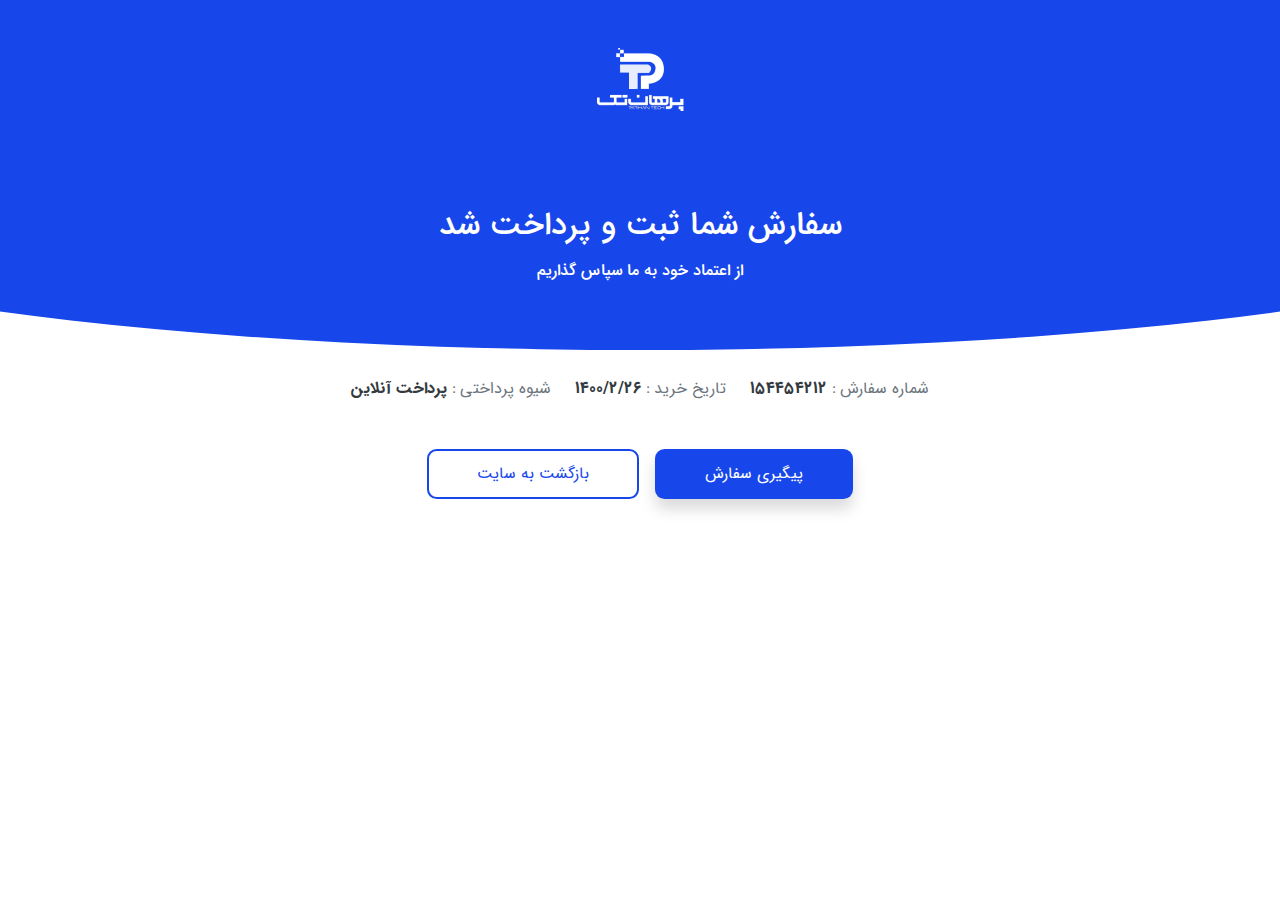
<file: checkout.html>
<!DOCTYPE html>
<head>
    <meta charset="UTF-8">
    <meta name="viewport" content="width=device-width, user-scalable=no, initial-scale=1.0">
    <meta http-equiv="X-UA-Compatible" content="ie=edge">
    <meta property='og:site_name' content=''>
    <meta property='og:type' content='website'>
    <meta property='og:title' content=''>
    <meta property='og:description' content=''>
    <meta property='og:image' content=''>
    <meta property='og:image:alt' content=''>
    <meta property='og:url' content=''>
    <meta property='og:locale' content=''>
    <meta name='twitter:title' content=''>
    <meta name='twitter:description' content=''>
    <meta name='twitter:image' content=''>
    <meta name='twitter:card' content=''>
    <meta name='twitter:site' content=''>
    <meta property='twitter:creator' content=''>
    <meta name="theme-color" content="#053A82"/>


    <!--begin favicons-->
    <link rel="apple-touch-icon" href="assets/images/favicons/apple-touch-icon.png" sizes="180x180">
    <link rel="icon" href="assets/images/favicons/favicon-32x32.png" sizes="32x32" type="image/png">
    <link rel="icon" href="assets/images/favicons/favicon-16x16.png" sizes="16x16" type="image/png">
    <link rel="icon" href="assets/images/favicons/favicon.ico">
    <!--begin favicons-->

    <!--begin style-->
    <link rel="stylesheet" href="assets/css/app.css">
    <link rel="stylesheet" href="assets/vendor/swiper-js/swiper.min.css">
    <link rel="stylesheet" href="assets/css/custom.css">

    <!--end style-->

    <!--begin icons-->
    <link rel="stylesheet" href="assets/fonts/remixicon/fonts/remixicon.css">
    <!--end icons-->

    <!--begin fonts-->

    <!--end fonts-->

    <title>ثبت سفارش | فروشگاه پرهان تک</title>
</head>
<body class="t-header-light c-checkout-pages c-checkout-pages-ui">


<!--begin main-->
<main>
    <div class="c-checkout-pages-s-ui m-0"></div>
    <section class="m-0">
        <div class="container">
            <div class="c-checkout__success text-white d-flex flex-column justify-content-center align-items-center position-relative">
                <div class="logo-area default text-center my-5">
                    <a href="">
                        <img src="assets/images/logo-white.png" alt="">
                    </a>
                </div>
                <h2 class="mt-5">سفارش شما ثبت و پرداخت شد</h2>
                <h6 class="mb-5 mt-2">از اعتماد خود به ما سپاس گذاریم</h6>
                <div class="d-flex align-items-center mt-5">
                    <div class="text-muted ml-4 text-center">
                        شماره سفارش :
                        <span class="text-dark font-weight-bold">154454212</span>
                    </div>
                    <div class="text-muted ml-4 text-center">
                        تاریخ خرید :
                        <span class="text-dark font-weight-bold">1400/2/26</span>
                    </div>
                    <div class="text-muted text-center">
                        شیوه پرداختی :
                        <span class="text-dark font-weight-bold">پرداخت آنلاین</span>
                    </div>
                </div>

                <div class="c-checkout__success-actions mt-5 d-flex">
                    <a href="" class="btn order-tracking__btn ml-3">پیگیری سفارش</a>
                    <a href="" class="btn back-home__btn">بازگشت به سایت</a>
                </div>
            </div>
        </div>
    </section>
</main>
<!--end main-->


<!--begin scripts-->
<script src="assets/js/jquery-3.6.0.min.js"></script>
<script src="assets/js/app.js"></script>
<script src="assets/vendor/swiper-js/swiper.min.js"></script>
<script src="assets/vendor/c3/c3.bundle.js"></script>
<script src="assets/js/main.js"></script>
<!--end scripts-->

</body>
</html>
</file>
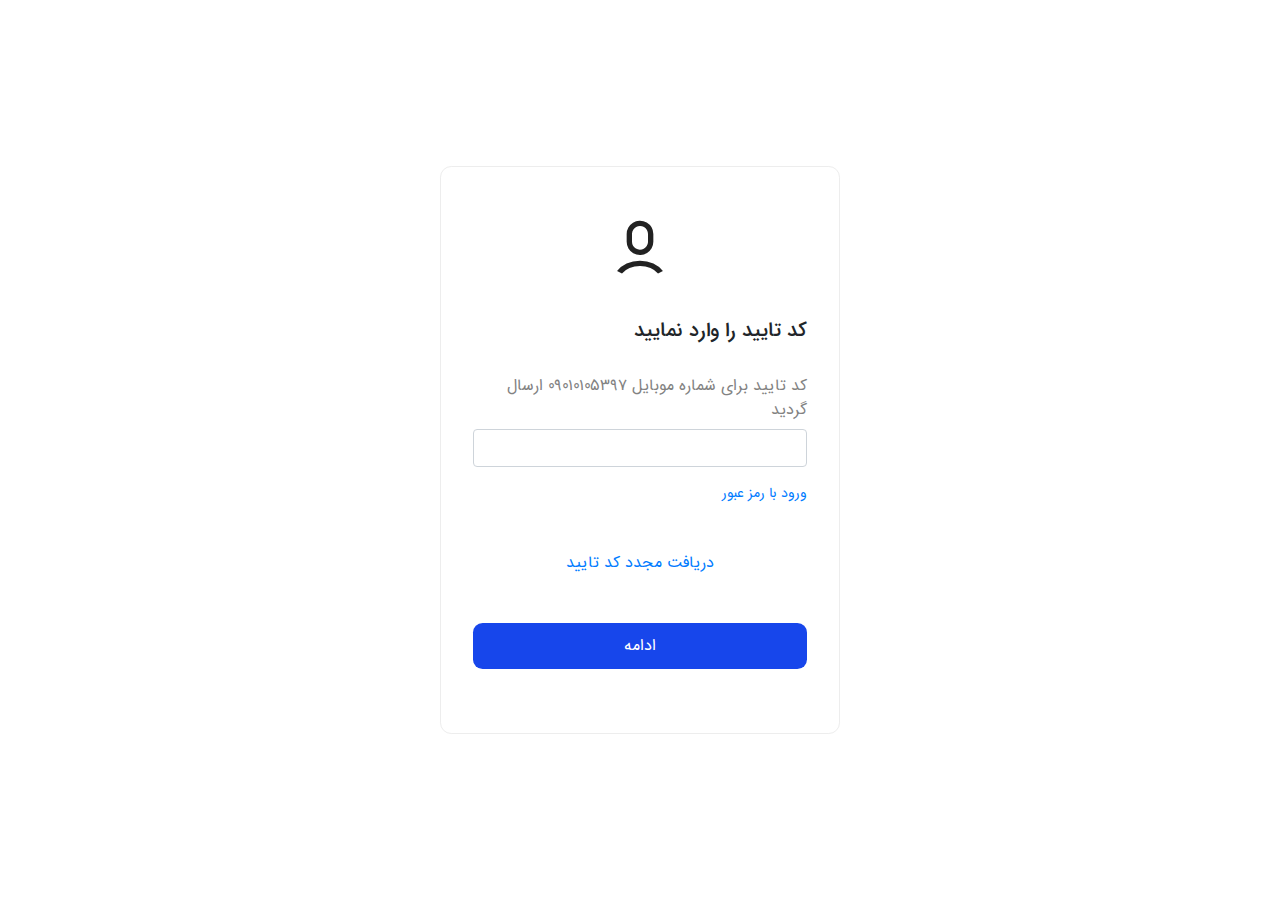
<file: confirm.html>
<!DOCTYPE html>
<html lang="fa" dir="rtl">
<head>
    <meta charset="UTF-8">
    <meta name="viewport" content="width=device-width, user-scalable=no, initial-scale=1.0">
    <meta http-equiv="X-UA-Compatible" content="ie=edge">
    <meta property='og:site_name' content=''>
    <meta property='og:type' content='website'>
    <meta property='og:title' content=''>
    <meta property='og:description' content=''>
    <meta property='og:image' content=''>
    <meta property='og:image:alt' content=''>
    <meta property='og:url' content=''>
    <meta property='og:locale' content=''>
    <meta name='twitter:title' content=''>
    <meta name='twitter:description' content=''>
    <meta name='twitter:image' content=''>
    <meta name='twitter:card' content=''>
    <meta name='twitter:site' content=''>
    <meta property='twitter:creator' content=''>
    <meta name="theme-color" content="#053A82"/>


    <!--begin favicons-->
    <link rel="apple-touch-icon" href="assets/images/favicons/apple-touch-icon.png" sizes="180x180">
    <link rel="icon" href="assets/images/favicons/favicon-32x32.png" sizes="32x32" type="image/png">
    <link rel="icon" href="assets/images/favicons/favicon-16x16.png" sizes="16x16" type="image/png">
    <link rel="icon" href="assets/images/favicons/favicon.ico">
    <!--begin favicons-->

    <!--begin style-->
    <link rel="stylesheet" href="assets/css/app.css">
    <link rel="stylesheet" href="assets/vendor/swiper-js/swiper.min.css">
    <link rel="stylesheet" href="assets/css/custom.css">

    <!--end style-->

    <!--begin icons-->
    <link rel="stylesheet" href="assets/fonts/remixicon/fonts/remixicon.css">
    <!--end icons-->

    <!--begin fonts-->

    <!--end fonts-->

    <title>ورود</title>
</head>
<body class="auth-page">
<!--begin main-->
<main>
    <div class="account-ui">
        <form class="form-ui" action="http://hilsonxhero.test/users/login" method="post">
            <input type="hidden" name="_token" value="wnhWb4Z0gHTyONRRjd7pMD5oFO7wIxnEL9m29JE3">
            <div class="form-content-ui">
                <div class="user-icon"></div>
                <h5 class="my-4">کد تایید را وارد نمایید</h5>
                <div class="form-group">
                    <label for="password" class="col-form-label">کد تایید برای شماره موبایل ۰۹۰۱۰۱۰۵۳۹۷ ارسال
                        گردید</label>
                    <div class="code-iu">
                        <input type="text" name="code" id="code" class="form-control text-center" placeholder="">

                    </div>

                </div>

                <div class="form-group">
                    <div class="body-2 text-muted">
                        <a href="" class="mt-4 text-primary">ورود با رمز عبور</a>
                    </div>
                </div>
                <div class="text-center mt-5">
                    <a href="" class="text-primary">دریافت مجدد کد تایید</a>
                </div>
                <div class="form-group">
                    <button type="submit" class="account-btn-ui mt-5">ادامه</button>
                </div>

            </div>


        </form>
    </div>
</main>
<!--end main-->


<!--begin scripts-->
<script src="assets/js/jquery-3.6.0.min.js"></script>
<script src="assets/js/app.js"></script>
<script src="assets/vendor/swiper-js/swiper.min.js"></script>
<script src="assets/vendor/c3/c3.bundle.js"></script>
<script src="assets/js/main.js"></script>
<!--end scripts-->
</body>
</html>
</file>
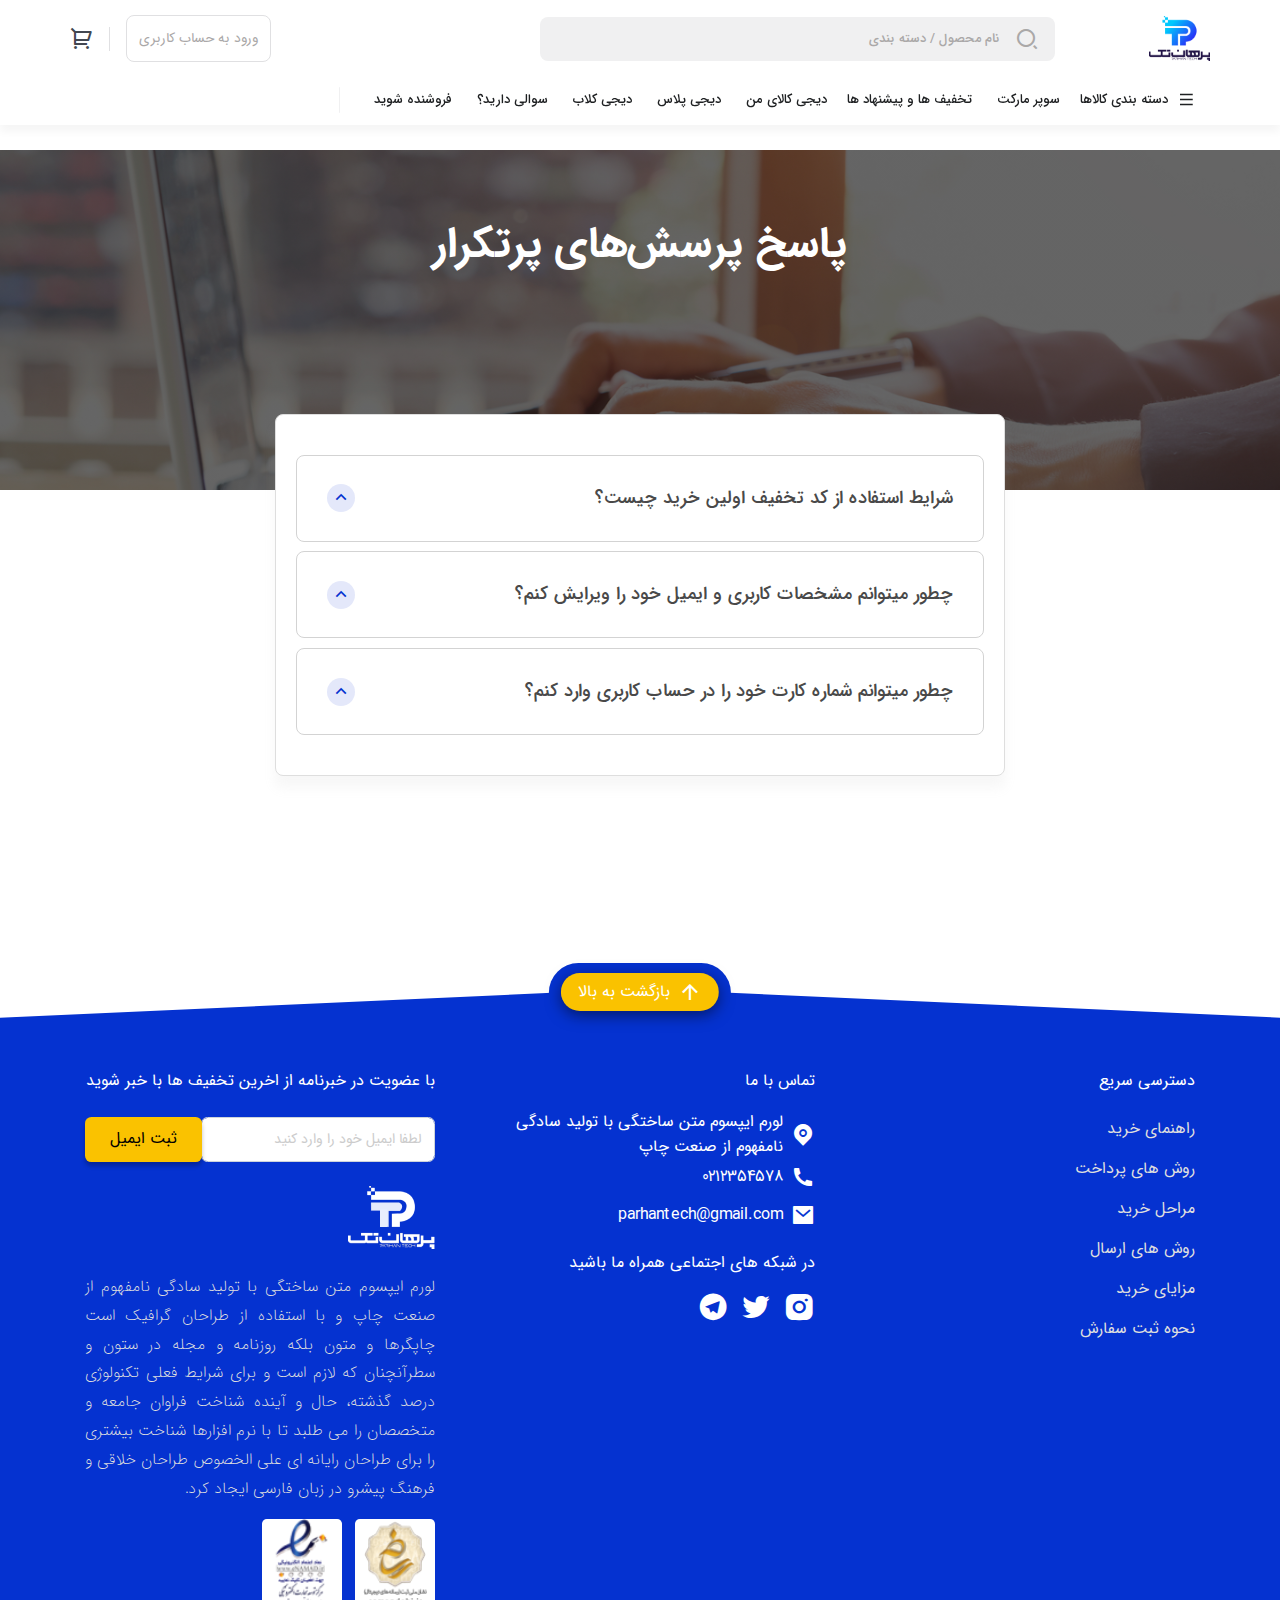
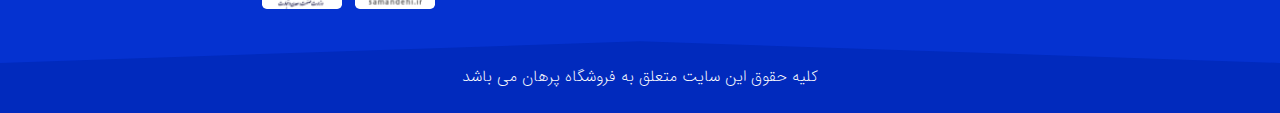
<file: faq.html>
<!DOCTYPE html>
<html lang="fa" dir="rtl">
<head>
    <meta charset="UTF-8">
    <meta name="viewport" content="width=device-width, user-scalable=no, initial-scale=1.0">
    <meta http-equiv="X-UA-Compatible" content="ie=edge">
    <meta property='og:site_name' content=''>
    <meta property='og:type' content='website'>
    <meta property='og:title' content=''>
    <meta property='og:description' content=''>
    <meta property='og:image' content=''>
    <meta property='og:image:alt' content=''>
    <meta property='og:url' content=''>
    <meta property='og:locale' content=''>
    <meta name='twitter:title' content=''>
    <meta name='twitter:description' content=''>
    <meta name='twitter:image' content=''>
    <meta name='twitter:card' content=''>
    <meta name='twitter:site' content=''>
    <meta property='twitter:creator' content=''>
    <meta name="theme-color" content="#053A82"/>


    <!--begin favicons-->
    <link rel="apple-touch-icon" href="assets/images/favicons/apple-touch-icon.png" sizes="180x180">
    <link rel="icon" href="assets/images/favicons/favicon-32x32.png" sizes="32x32" type="image/png">
    <link rel="icon" href="assets/images/favicons/favicon-16x16.png" sizes="16x16" type="image/png">
    <link rel="icon" href="assets/images/favicons/favicon.ico">
    <!--begin favicons-->

    <!--begin style-->
    <link rel="stylesheet" href="assets/css/app.css">
    <link rel="stylesheet" href="assets/vendor/swiper-js/swiper.min.css">
    <link rel="stylesheet" href="assets/css/custom.css">

    <!--end style-->

    <!--begin icons-->
    <link rel="stylesheet" href="assets/fonts/remixicon/fonts/remixicon.css">
    <!--end icons-->

    <!--begin fonts-->

    <!--end fonts-->

    <title>پرسش های متداول</title>
</head>
<body class="sidebar-collapse">

<!--begin header-->

<!-- responsive-header -->
<nav class="navbar header-responsive">
    <div class="container">
        <div class="navbar-translate">
            <div class="header__faq-ui"></div>
            <a class="navbar-brand" href="">
                <img src="assets/images/logo.png" height="45px" alt="">
            </a>


            <button class="navbar-toggler navbar-toggler-right" type="button" data-toggle="collapse"
                    data-target="#navigation" aria-controls="navigation-index" aria-expanded="false"
                    aria-label="Toggle navigation">
                <span class="navbar-toggler-bar bar1"></span>
                <span class="navbar-toggler-bar bar2"></span>
            </button>

        </div>
        <div class="c-header-search-ui">
            <div class="c-header__search-field-container">
                <div class="main-header__search">
                    <div class="main-header__searchbox">
                        <input type="text" placeholder="نام محصول / دسته بندی / " class="">
                        <div class="main-header__search-content" style="display: none;">
                            <div class="main-header__search-result">
                                <ul class="search-result_items">
                                    <li class="search-result_item">
                                        <a href="">
                                                <span>
گوشی موبایل
                                                </span>
                                        </a>
                                    </li>
                                    <li class="search-result_item">
                                        <a href="">
                                                <span>
گوشی موبایل
                                                </span>
                                        </a>
                                    </li>
                                    <li class="search-result_item">
                                        <a href="">
                                                <span>
گوشی موبایل
                                                </span>
                                        </a>
                                    </li>
                                    <li class="search-result_item">
                                        <a href="">
                                                <span>
گوشی موبایل
                                                </span>
                                        </a>
                                    </li>
                                </ul>
                            </div>
                        </div>
                    </div>
                </div>
            </div>
            <a href="" class="c-header__profile--login-btn c-header__profile">
                <img class="" src="assets/images/2.jpg" alt="">
            </a>
            <div id="" class="main-header__btn_container">
                <div class="main-header__btn-cart-container">
                    <a href=""></a>
                </div>
            </div>


        </div>

        <div class="collapse navbar-collapse justify-content-end" id="navigation">
            <div class="logo-nav-res default text-center d-flex justify-content-center">
                <a href="">
                    <img src="assets/images/logo.png" height="45px" alt="">
                </a>
            </div>
            <ul class="navbar-nav default">
                <li class='sub-menu'><a href="">کالای دیجیتال</a>
                    <ul style='display: none;'>
                        <li><a href="">پاوربانک</a>
                            <ul style='display: none;'>

                            </ul>
                        </li>
                        <li class='sub-menu'><a href="">لوازم
                            جانبی گوشی</a>
                            <ul style='display: none;'>
                                <li><a href="">کیف و کاور
                                    گوشی</a>
                                    <ul style='display: none;'>

                                    </ul>
                                </li>
                                <li><a href="">پایه نگهدارنده
                                    گوشی</a>
                                    <ul style='display: none;'>

                                    </ul>
                                </li>
                            </ul>
                        </li>
                        <li class='sub-menu'><a href="">گوشی
                            موبایل</a>
                            <ul style='display: none;'>
                                <li><a href="">آیفون</a>
                                    <ul style='display: none;'>

                                    </ul>
                                </li>
                                <li><a href="">سامسونگ</a>
                                    <ul style='display: none;'>

                                    </ul>
                                </li>
                                <li><a href="">هواوی</a>
                                    <ul style='display: none;'>

                                    </ul>
                                </li>
                                <li><a href="">شیائومی</a>
                                    <ul style='display: none;'>

                                    </ul>
                                </li>
                            </ul>
                        </li>
                        <li><a href="">مچ بند و ساعت هوشمند</a>
                            <ul style='display: none;'>

                            </ul>
                        </li>
                        <li><a href="">هدفون،هدست،هندزفری</a>
                            <ul style='display: none;'>

                            </ul>
                        </li>
                        <li><a href="">اسپیکر بلوتوث و با سیم</a>
                            <ul style='display: none;'>

                            </ul>
                        </li>
                        <li><a href="">هارد،فلش و SSD</a>
                            <ul style='display: none;'>

                            </ul>
                        </li>
                        <li><a href="">اسکوتر برقی</a>
                            <ul style='display: none;'>

                            </ul>
                        </li>
                        <li class='sub-menu'><a href="">دوربین</a>
                            <ul style='display: none;'>
                                <li><a href="">دوربین عکاسی
                                    دیجیتال</a>
                                    <ul style='display: none;'>

                                    </ul>
                                </li>
                                <li><a href="">دوربین‌ ورزشی و
                                    فیلم برداری</a>
                                    <ul style='display: none;'>

                                    </ul>
                                </li>
                                <li><a href="">دوربین چاپ سریع</a>
                                    <ul style='display: none;'>

                                    </ul>
                                </li>
                            </ul>
                        </li>
                        <li class='sub-menu'><a href="">لوازم
                            جانبی دوربین</a>
                            <ul style='display: none;'>
                                <li><a href="">لنز</a>
                                    <ul style='display: none;'>

                                    </ul>
                                </li>
                                <li><a href="">کیف</a>
                                    <ul style='display: none;'>

                                    </ul>
                                </li>
                                <li><a href=''>کارت حافظه</a>
                                    <ul style='display: none;'>

                                    </ul>
                                </li>
                            </ul>
                        </li>
                        <li class='sub-menu'><a href="">کامپیوتر و
                            تجهیزات جانبی</a>
                            <ul style='display: none;'>
                                <li><a href="">مانیتور</a>
                                    <ul style='display: none;'>

                                    </ul>
                                </li>
                                <li><a href="">کیس های اسمبل
                                    شده</a>
                                    <ul style='display: none;'>

                                    </ul>
                                </li>
                                <li><a href="">قطعات داخلی</a>
                                    <ul style='display: none;'>

                                    </ul>
                                </li>
                                <li><a href="">ماوس</a>
                                    <ul style='display: none;'>

                                    </ul>
                                </li>
                                <li><a href="">کیبورد</a>
                                    <ul style='display: none;'>

                                    </ul>
                                </li>
                            </ul>
                        </li>
                        <li><a href="">PS4، XBOX و بازی</a>
                            <ul style='display: none;'>

                            </ul>
                        </li>
                        <li><a href="">لپ تاپ</a>
                            <ul style='display: none;'>

                            </ul>
                        </li>
                        <li class='sub-menu'><a href="">لوازم
                            جانبی لپ تاپ</a>
                            <ul style='display: none;'>
                                <li><a href="">کیف،کوله،کاور</a>
                                    <ul style='display: none;'>

                                    </ul>
                                </li>
                            </ul>
                        </li>
                        <li><a href="">تبلت</a>
                            <ul style='display: none;'>

                            </ul>
                        </li>
                        <li><a href="">ماشین های اداری</a>
                            <ul style='display: none;'>

                            </ul>
                        </li>
                    </ul>
                </li>
                <li class='sub-menu'>
                    <a href="">خانه و
                        آشپزخانه</a>
                    <ul style='display: none;'>
                        <li class='sub-menu'><a href="">صوتی
                            و تصویری</a>
                            <ul style='display: none;'>
                                <li><a href="">میزتلویزیون</a>
                                    <ul style='display: none;'>

                                    </ul>
                                </li>
                                <li><a href="">سینمای خانگی و
                                    ساندبار</a>
                                    <ul style='display: none;'>

                                    </ul>
                                </li>
                                <li><a href="">گیرنده دیجیتال
                                    تلویزیون</a>
                                    <ul style='display: none;'>

                                    </ul>
                                </li>
                            </ul>
                        </li>
                        <li class='sub-menu'><a href="">دکوراتیو</a>
                            <ul style='display: none;'>
                                <li><a href="">ساعت دیواری</a>
                                    <ul style='display: none;'>

                                    </ul>
                                </li>
                                <li><a href="">تابلو</a>
                                    <ul style='display: none;'>

                                    </ul>
                                </li>
                                <li><a href="">مبلمان خانگی</a>
                                    <ul style='display: none;'>

                                    </ul>
                                </li>
                                <li><a href="">پرده</a>
                                    <ul style='display: none;'>

                                    </ul>
                                </li>
                            </ul>
                        </li>
                        <li><a href="">فرش ماشینی،دستبافت</a>
                            <ul style='display: none;'>

                            </ul>
                        </li>
                        <li class='sub-menu'><a href="">لوازم
                            برقی خانگی</a>
                            <ul style='display: none;'>
                                <li><a href="">یخچال و
                                    فریزر</a>
                                    <ul style='display: none;'>

                                    </ul>
                                </li>
                                <li><a href="">لباسشویی</a>
                                    <ul style='display: none;'>

                                    </ul>
                                </li>
                                <li><a href="">جارو برقی</a>
                                    <ul style='display: none;'>

                                    </ul>
                                </li>
                                <li><a href="">ماشین ظرفشویی</a>
                                    <ul style='display: none;'>

                                    </ul>
                                </li>
                                <li><a href="">تلفن،بی سیم و سانترال</a>
                                    <ul style='display: none;'>

                                    </ul>
                                </li>
                                <li><a href="">کولر،پنکه</a>
                                    <ul style='display: none;'>

                                    </ul>
                                </li>
                            </ul>
                        </li>
                        <li class='sub-menu'><a href="">آشپزخانه</a>
                            <ul style='display: none;'>
                                <li><a href="">سرویس و ظروف پخت
                                    و پز</a>
                                    <ul style='display: none;'>

                                    </ul>
                                </li>
                                <li><a href="">بشقاب و سایر ظروف</a>
                                    <ul style='display: none;'>

                                    </ul>
                                </li>
                                <li><a href="">فلاسک و کلمن</a>
                                    <ul style='display: none;'>

                                    </ul>
                                </li>
                            </ul>
                        </li>
                    </ul>
                </li>
                <li class='sub-menu'><a href="">خوردنی و آشامیدنی</a>
                    <ul style='display: none;'>
                        <li><a href="">سمنو</a>
                            <ul style='display: none;'>

                            </ul>
                        </li>
                    </ul>
                </li>
                <li class='sub-menu'><a href="">ورزش و سفر</a>
                    <ul style='display: none;'>
                        <li class='sub-menu'><a href="">تجهیزات
                            و وسایل سفر</a>
                            <ul style='display: none;'>
                                <li><a href="">چمدان و
                                    ساک</a>
                                    <ul style='display: none;'>

                                    </ul>
                                </li>
                            </ul>
                        </li>
                    </ul>
                </li>
                <li>
                    <a href="">سوپر مارکت</a>
                </li>
                <li class="sub-menu">
                    <a href="">تخفیف ها و پیشنهاد ها</a>
                    <ul style='display: none;'>
                        <li><a href="">پرفروش ترین کالا ها</a>
                        </li>
                        <li><a href="">کالا های شگفت انگیز</a>
                        </li>
                        <li><a href="">شگفت انگیز های سوپر مارکتی</a>
                        </li>
                        <li><a href="">فروش ویژه</a>
                        </li>
                        <li><a href="">با هر خرید هدیه بگیرید</a>
                        </li>
                        <li><a href="">تخفیف پایان فصل</a>
                        </li>
                        <li><a href="">کارت هدیه خرید از دیجی کالا</a>
                        </li>
                        <li><a href="">تازه های فروشنذه های جدید</a>
                        </li>

                    </ul>
                </li>
                <li>
                    <a href="">دیجی کالای من</a>
                </li>
                <li>
                    <a href="">دیجی پلاس</a>
                </li>
                <li>
                    <a href="">دیجی کلاب</a>
                </li>
                <li>
                    <a href="">سوالی دارید؟</a>
                </li>
                <li>
                    <a href="">فروشنده شوید</a>
                </li>
            </ul>
        </div>
    </div>
</nav>
<!-- responsive-header -->

<div class="wrapper default">
    <header class="main-header default fixed-top">
        <div class="container">
            <div class="row">
                <div class="main-header-right">

                    <div class="logo-area default">
                        <a href="">
                            <img
                                    src="assets/images/logo.png"
                                    alt="">
                        </a>
                    </div>
                    <div class="main-header__search">
                        <div class="main-header__searchbox">
                            <input type="text" placeholder="نام محصول / دسته بندی   " class="">
                            <div class="main-header__search-content" style="display: none;">
                                <div class="main-header__search-result">
                                    <ul class="search-result_items">
                                        <li class="search-result_item">
                                            <a href="">
                                                <span>
گوشی موبایل
                                                </span>
                                            </a>
                                        </li>
                                        <li class="search-result_item">
                                            <a href="">
                                                <span>
گوشی موبایل
                                                </span>
                                            </a>
                                        </li>
                                        <li class="search-result_item">
                                            <a href="">
                                                <span>
گوشی موبایل
                                                </span>
                                            </a>
                                        </li>
                                        <li class="search-result_item">
                                            <a href="">
                                                <span>
گوشی موبایل
                                                </span>
                                            </a>
                                        </li>
                                    </ul>
                                </div>
                            </div>
                        </div>
                    </div>

                </div>
                <div class="main-header-left">
                    <div class="main-header__btn_container">
                        <a class="main-header__sign-in-btn" href="">ورود به حساب کاربری</a>
                    </div>
                    <div id="mini-cart" class="main-header__btn_container">
                        <div class="main-header__btn-cart-container">
                            <a href=""></a>
                        </div>
                    </div>
                </div>
            </div>
        </div>
        <nav class="main-menu navigation-ui" id="navigation-ui">
            <div class="container">
                <div class="menu float-right">
                    <ul>
                        <li class="js-nav-list-category-hover">
                            <div></div>
                        </li>
                        <li class="category-products menu-icon">
                            <a href="#">
                                دسته بندی کالاها
                            </a>
                            <div class="product-category">
                                <div class="parent-category">
                                    <ul>
                                        <li>
                                            <a href="">
                                                کالای دیجیتال
                                            </a>
                                        </li>
                                        <li>
                                            <a href="">
                                                خودرو،ابزار و تجهیزات صنعتی
                                            </a>
                                        </li>
                                        <li>
                                            <a href="">
                                                مد و پوشاک
                                            </a>
                                        </li>
                                        <li>
                                            <a href="">
                                                اسباب بازی،کودک و نوزاد
                                            </a>
                                        </li>
                                        <li>
                                            <a href="">
                                                کالا های سوپر مارکتی
                                            </a>
                                        </li>
                                        <li>
                                            <a href="">
                                                زیبایی و سلامتی
                                            </a>
                                        </li>
                                        <li>
                                            <a href="">
                                                خانه و آشپزخانه
                                            </a>
                                        </li>
                                        <li>
                                            <a href="">
                                                کتاب،لوازم تحریر و هنر
                                            </a>
                                        </li>
                                        <li>
                                            <a href="">
                                                ورزش و سفر
                                            </a>
                                        </li>
                                        <li>
                                            <a href="">
                                                محصولات بومی و محلی
                                            </a>
                                        </li>
                                    </ul>
                                </div>
                                <div class="children-categories">
                                    <div class="children-category">
                                        <a href="" class="">
                                            همه دسته بندی های کالای دیجیتال
                                            <i class="now-ui-icons arrows-1_minimal-left"></i>
                                        </a>

                                        <ul>
                                            <li class="parent">
                                                <a href="">پاوربانک</a>
                                            </li>
                                            <li class="parent">
                                                <a href="">لوازم
                                                    جانبی گوشی</a>
                                                <ul>
                                                    <li>
                                                        <a href="">کیف
                                                            و کاور گوشی</a>
                                                    </li>
                                                    <li>
                                                        <a href="">پایه
                                                            نگهدارنده گوشی</a>
                                                    </li>
                                                </ul>
                                            </li>
                                            <li class="parent">
                                                <a href="">گوشی
                                                    موبایل</a>
                                                <ul>
                                                    <li>
                                                        <a href="">آیفون</a>
                                                    </li>
                                                    <li><a href="">سامسونگ</a>
                                                    </li>
                                                    <li>
                                                        <a href="">هواوی</a>
                                                    </li>
                                                    <li><a href="">شیائومی</a>
                                                    </li>
                                                </ul>
                                            </li>
                                            <li class="parent">
                                                <a href="">مچ
                                                    بند و ساعت هوشمند</a>
                                            </li>
                                        </ul>
                                        <ul>
                                            <li class="parent">
                                                <a href="">هدفون،هدست،هندزفری</a>
                                            </li>
                                            <li class="parent">
                                                <a href="">اسپیکر بلوتوث
                                                    و با سیم</a>
                                            </li>
                                            <li class="parent">
                                                <a href="">هارد،فلش
                                                    و SSD</a>
                                            </li>
                                            <li class="parent">
                                                <a href="">دوربین</a>
                                                <ul>
                                                    <li>
                                                        <a href="">دوربین
                                                            عکاسی دیجیتال</a>
                                                    </li>
                                                    <li>
                                                        <a href="">دوربین‌
                                                            ورزشی و فیلم برداری</a>
                                                    </li>
                                                    <li>
                                                        <a href="">دوربین
                                                            چاپ سریع</a>
                                                    </li>
                                                </ul>
                                            </li>
                                            <li class="parent">
                                                <a href="">لوازم
                                                    جانبی دوربین</a>
                                                <ul>
                                                    <li><a href="">لنز</a>
                                                    </li>
                                                    <li>
                                                        <a href="">کیف</a>
                                                    </li>
                                                    <li><a href="">کارت
                                                        حافظه</a>
                                                    </li>
                                                </ul>
                                            </li>
                                        </ul>
                                        <ul>
                                            <li class="parent">
                                                <a href="">کامپیوتر
                                                    و تجهیزات جانبی</a>
                                                <ul>
                                                    <li><a href="">مانیتور</a>
                                                    </li>
                                                    <li>
                                                        <a href="">کیس
                                                            های اسمبل شده</a>
                                                    </li>
                                                    <li>
                                                        <a href="">قطعات
                                                            داخلی</a>
                                                    </li>
                                                    <li>
                                                        <a href="">ماوس</a>
                                                    </li>
                                                    <li><a href="">کیبورد</a>
                                                    </li>
                                                </ul>
                                            </li>
                                            <li class="parent">
                                                <a href="">PS4،
                                                    XBOX و بازی</a>
                                            </li>
                                        </ul>
                                        <ul>
                                            <li class="parent">
                                                <a href="">اسکوتر
                                                    برقی</a>
                                            </li>
                                            <li class="parent">
                                                <a href="">لپ
                                                    تاپ</a>
                                            </li>
                                            <li class="parent">
                                                <a href="">لوازم
                                                    جانبی لپ تاپ</a>
                                                <ul>
                                                    <li><a href="">کیف،کوله،کاور</a>
                                                    </li>
                                                </ul>
                                            </li>
                                            <li class="parent">
                                                <a href="">تبلت</a>
                                            </li>
                                            <li class="parent">
                                                <a href="">ماشین
                                                    های اداری</a>
                                            </li>
                                        </ul>

                                    </div>
                                    <div class="children-category">
                                        <a href="" class="">
                                            همه دسته بندی های خانه و آشپزخانه
                                            <i class="now-ui-icons arrows-1_minimal-left"></i>
                                        </a>

                                        <ul>
                                            <li class="parent">
                                                <a href="">صوتی
                                                    و تصویری</a>
                                                <ul>
                                                    <li><a href="">میزتلویزیون</a>
                                                    </li>
                                                    <li><a href="">سینمای
                                                        خانگی و ساندبار</a>
                                                    </li>
                                                    <li><a href="">گیرنده
                                                        دیجیتال تلویزیون</a>
                                                    </li>
                                                </ul>
                                            </li>
                                            <li class="parent">
                                                <a href="">دکوراتیو</a>
                                                <ul>
                                                    <li><a href="">ساعت
                                                        دیواری</a>
                                                    </li>
                                                    <li>
                                                        <a href="">تابلو</a>
                                                    </li>
                                                    <li>
                                                        <a href="">مبلمان
                                                            خانگی</a>
                                                    </li>
                                                    <li>
                                                        <a href="">پرده</a>
                                                    </li>
                                                </ul>
                                            </li>
                                            <li class="parent">
                                                <a href="">فرش
                                                    ماشینی،دستبافت</a>
                                            </li>
                                        </ul>
                                        <ul>
                                            <li class="parent">
                                                <a href="">لوازم
                                                    برقی خانگی</a>
                                                <ul>
                                                    <li>
                                                        <a href="">یخچال
                                                            و فریزر</a>
                                                    </li>
                                                    <li>
                                                        <a href="">لباسشویی</a>
                                                    </li>
                                                    <li>
                                                        <a href="">جارو
                                                            برقی</a>
                                                    </li>
                                                    <li><a href="">ماشین
                                                        ظرفشویی</a>
                                                    </li>
                                                    <li><a href="">تلفن،بی
                                                        سیم و سانترال</a>
                                                    </li>
                                                    <li><a href="">کولر،پنکه</a>
                                                    </li>
                                                </ul>
                                            </li>
                                        </ul>
                                        <ul>
                                            <li class="parent">
                                                <a href="">آشپزخانه</a>
                                                <ul>
                                                    <li>
                                                        <a href="">سرویس
                                                            و ظروف پخت و پز</a>
                                                    </li>
                                                    <li><a href="">بشقاب
                                                        و سایر ظروف</a>
                                                    </li>
                                                    <li><a href="">فلاسک
                                                        و کلمن</a>
                                                    </li>
                                                </ul>
                                            </li>
                                        </ul>
                                        <ul>
                                        </ul>

                                    </div>
                                    <div class="children-category">
                                        <a href="" class="">
                                            همه دسته بندی های خوردنی و آشامیدنی
                                            <i class="now-ui-icons arrows-1_minimal-left"></i>
                                        </a>

                                        <ul>
                                            <li class="parent">
                                                <a href="">سمنو</a>
                                            </li>
                                        </ul>
                                        <ul>
                                        </ul>
                                        <ul>
                                        </ul>
                                        <ul>
                                        </ul>

                                    </div>
                                    <div class="children-category">
                                        <a href="" class="">
                                            همه دسته بندی های ورزش و سفر
                                            <i class="now-ui-icons arrows-1_minimal-left"></i>
                                        </a>

                                        <ul>
                                            <li class="parent">
                                                <a href="">تجهیزات
                                                    و وسایل سفر</a>
                                                <ul>
                                                    <li>
                                                        <a href="">چمدان
                                                            و ساک</a>
                                                    </li>
                                                </ul>
                                            </li>
                                        </ul>
                                        <ul>
                                        </ul>
                                        <ul>
                                        </ul>
                                        <ul>
                                        </ul>

                                    </div>
                                    <div class="children-category">
                                        <a href="" class="">
                                            همه دسته بندی های حریم خصوصی
                                            <i class="now-ui-icons arrows-1_minimal-left"></i>
                                        </a>
                                    </div>
                                    <div class="children-category">
                                        <a href="" class="">
                                            همه دسته بندی های تماس با ما
                                            <i class="now-ui-icons arrows-1_minimal-left"></i>
                                        </a>
                                    </div>
                                    <div class="children-category">
                                        <a href="" class="">
                                            همه دسته بندی های کالای دیجیتال
                                            <i class="now-ui-icons arrows-1_minimal-left"></i>
                                        </a>

                                        <ul>
                                            <li class="parent">
                                                <a href="">پاوربانک</a>
                                            </li>
                                            <li class="parent">
                                                <a href="">لوازم
                                                    جانبی گوشی</a>
                                                <ul>
                                                    <li>
                                                        <a href="">کیف
                                                            و کاور گوشی</a>
                                                    </li>
                                                    <li>
                                                        <a href="">پایه
                                                            نگهدارنده گوشی</a>
                                                    </li>
                                                </ul>
                                            </li>
                                            <li class="parent">
                                                <a href="">گوشی
                                                    موبایل</a>
                                                <ul>
                                                    <li>
                                                        <a href="">آیفون</a>
                                                    </li>
                                                    <li><a href="">سامسونگ</a>
                                                    </li>
                                                    <li>
                                                        <a href="">هواوی</a>
                                                    </li>
                                                    <li><a href="">شیائومی</a>
                                                    </li>
                                                </ul>
                                            </li>
                                            <li class="parent">
                                                <a href="">مچ
                                                    بند و ساعت هوشمند</a>
                                            </li>
                                        </ul>
                                        <ul>
                                            <li class="parent">
                                                <a href="">هدفون،هدست،هندزفری</a>
                                            </li>
                                            <li class="parent">
                                                <a href="">اسپیکر بلوتوث
                                                    و با سیم</a>
                                            </li>
                                            <li class="parent">
                                                <a href="">هارد،فلش
                                                    و SSD</a>
                                            </li>
                                            <li class="parent">
                                                <a href="">دوربین</a>
                                                <ul>
                                                    <li>
                                                        <a href="">دوربین
                                                            عکاسی دیجیتال</a>
                                                    </li>
                                                    <li>
                                                        <a href="">دوربین‌
                                                            ورزشی و فیلم برداری</a>
                                                    </li>
                                                    <li>
                                                        <a href="">دوربین
                                                            چاپ سریع</a>
                                                    </li>
                                                </ul>
                                            </li>
                                            <li class="parent">
                                                <a href="">لوازم
                                                    جانبی دوربین</a>
                                                <ul>
                                                    <li><a href="">لنز</a>
                                                    </li>
                                                    <li>
                                                        <a href="">کیف</a>
                                                    </li>
                                                    <li><a href="">کارت
                                                        حافظه</a>
                                                    </li>
                                                </ul>
                                            </li>
                                        </ul>
                                        <ul>
                                            <li class="parent">
                                                <a href="">کامپیوتر
                                                    و تجهیزات جانبی</a>
                                                <ul>
                                                    <li><a href="">مانیتور</a>
                                                    </li>
                                                    <li>
                                                        <a href="">کیس
                                                            های اسمبل شده</a>
                                                    </li>
                                                    <li>
                                                        <a href="">قطعات
                                                            داخلی</a>
                                                    </li>
                                                    <li>
                                                        <a href="">ماوس</a>
                                                    </li>
                                                    <li><a href="">کیبورد</a>
                                                    </li>
                                                </ul>
                                            </li>
                                            <li class="parent">
                                                <a href="">PS4،
                                                    XBOX و بازی</a>
                                            </li>
                                        </ul>
                                        <ul>
                                            <li class="parent">
                                                <a href="">اسکوتر
                                                    برقی</a>
                                            </li>
                                            <li class="parent">
                                                <a href="">لپ
                                                    تاپ</a>
                                            </li>
                                            <li class="parent">
                                                <a href="">لوازم
                                                    جانبی لپ تاپ</a>
                                                <ul>
                                                    <li><a href="">کیف،کوله،کاور</a>
                                                    </li>
                                                </ul>
                                            </li>
                                            <li class="parent">
                                                <a href="">تبلت</a>
                                            </li>
                                            <li class="parent">
                                                <a href="">ماشین
                                                    های اداری</a>
                                            </li>
                                        </ul>

                                    </div>
                                    <div class="children-category">
                                        <a href="" class="">
                                            همه دسته بندی های کالای دیجیتال
                                            <i class="now-ui-icons arrows-1_minimal-left"></i>
                                        </a>

                                        <ul>
                                            <li class="parent">
                                                <a href="">پاوربانک</a>
                                            </li>
                                            <li class="parent">
                                                <a href="">لوازم
                                                    جانبی گوشی</a>
                                                <ul>
                                                    <li>
                                                        <a href="">کیف
                                                            و کاور گوشی</a>
                                                    </li>
                                                    <li>
                                                        <a href="">پایه
                                                            نگهدارنده گوشی</a>
                                                    </li>
                                                </ul>
                                            </li>
                                            <li class="parent">
                                                <a href="">گوشی
                                                    موبایل</a>
                                                <ul>
                                                    <li>
                                                        <a href="">آیفون</a>
                                                    </li>
                                                    <li><a href="">سامسونگ</a>
                                                    </li>
                                                    <li>
                                                        <a href="">هواوی</a>
                                                    </li>
                                                    <li><a href="">شیائومی</a>
                                                    </li>
                                                </ul>
                                            </li>
                                            <li class="parent">
                                                <a href="">مچ
                                                    بند و ساعت هوشمند</a>
                                            </li>
                                        </ul>
                                        <ul>
                                            <li class="parent">
                                                <a href="">هدفون،هدست،هندزفری</a>
                                            </li>
                                            <li class="parent">
                                                <a href="">اسپیکر بلوتوث
                                                    و با سیم</a>
                                            </li>
                                            <li class="parent">
                                                <a href="">هارد،فلش
                                                    و SSD</a>
                                            </li>
                                            <li class="parent">
                                                <a href="">دوربین</a>
                                                <ul>
                                                    <li>
                                                        <a href="">دوربین
                                                            عکاسی دیجیتال</a>
                                                    </li>
                                                    <li>
                                                        <a href="">دوربین‌
                                                            ورزشی و فیلم برداری</a>
                                                    </li>
                                                    <li>
                                                        <a href="">دوربین
                                                            چاپ سریع</a>
                                                    </li>
                                                </ul>
                                            </li>
                                            <li class="parent">
                                                <a href="">لوازم
                                                    جانبی دوربین</a>
                                                <ul>
                                                    <li><a href="">لنز</a>
                                                    </li>
                                                    <li>
                                                        <a href="">کیف</a>
                                                    </li>
                                                    <li><a href="">کارت
                                                        حافظه</a>
                                                    </li>
                                                </ul>
                                            </li>
                                        </ul>
                                        <ul>
                                            <li class="parent">
                                                <a href="">کامپیوتر
                                                    و تجهیزات جانبی</a>
                                                <ul>
                                                    <li><a href="">مانیتور</a>
                                                    </li>
                                                    <li>
                                                        <a href="">کیس
                                                            های اسمبل شده</a>
                                                    </li>
                                                    <li>
                                                        <a href="">قطعات
                                                            داخلی</a>
                                                    </li>
                                                    <li>
                                                        <a href="">ماوس</a>
                                                    </li>
                                                    <li><a href="">کیبورد</a>
                                                    </li>
                                                </ul>
                                            </li>
                                            <li class="parent">
                                                <a href="">PS4،
                                                    XBOX و بازی</a>
                                            </li>
                                        </ul>
                                        <ul>
                                            <li class="parent">
                                                <a href="">اسکوتر
                                                    برقی</a>
                                            </li>
                                            <li class="parent">
                                                <a href="">لپ
                                                    تاپ</a>
                                            </li>
                                            <li class="parent">
                                                <a href="">لوازم
                                                    جانبی لپ تاپ</a>
                                                <ul>
                                                    <li><a href="">کیف،کوله،کاور</a>
                                                    </li>
                                                </ul>
                                            </li>
                                            <li class="parent">
                                                <a href="">تبلت</a>
                                            </li>
                                            <li class="parent">
                                                <a href="">ماشین
                                                    های اداری</a>
                                            </li>
                                        </ul>

                                    </div>
                                    <div class="children-category">
                                        <a href="" class="">
                                            همه دسته بندی های کالای دیجیتال
                                            <i class="now-ui-icons arrows-1_minimal-left"></i>
                                        </a>

                                        <ul>
                                            <li class="parent">
                                                <a href="">پاوربانک</a>
                                            </li>
                                            <li class="parent">
                                                <a href="">لوازم
                                                    جانبی گوشی</a>
                                                <ul>
                                                    <li>
                                                        <a href="">کیف
                                                            و کاور گوشی</a>
                                                    </li>
                                                    <li>
                                                        <a href="">پایه
                                                            نگهدارنده گوشی</a>
                                                    </li>
                                                </ul>
                                            </li>
                                            <li class="parent">
                                                <a href="">گوشی
                                                    موبایل</a>
                                                <ul>
                                                    <li>
                                                        <a href="">آیفون</a>
                                                    </li>
                                                    <li><a href="">سامسونگ</a>
                                                    </li>
                                                    <li>
                                                        <a href="">هواوی</a>
                                                    </li>
                                                    <li><a href="">شیائومی</a>
                                                    </li>
                                                </ul>
                                            </li>
                                            <li class="parent">
                                                <a href="">مچ
                                                    بند و ساعت هوشمند</a>
                                            </li>
                                        </ul>
                                        <ul>
                                            <li class="parent">
                                                <a href="">هدفون،هدست،هندزفری</a>
                                            </li>
                                            <li class="parent">
                                                <a href="">اسپیکر بلوتوث
                                                    و با سیم</a>
                                            </li>
                                            <li class="parent">
                                                <a href="">هارد،فلش
                                                    و SSD</a>
                                            </li>
                                            <li class="parent">
                                                <a href="">دوربین</a>
                                                <ul>
                                                    <li>
                                                        <a href="">دوربین
                                                            عکاسی دیجیتال</a>
                                                    </li>
                                                    <li>
                                                        <a href="">دوربین‌
                                                            ورزشی و فیلم برداری</a>
                                                    </li>
                                                    <li>
                                                        <a href="">دوربین
                                                            چاپ سریع</a>
                                                    </li>
                                                </ul>
                                            </li>
                                            <li class="parent">
                                                <a href="">لوازم
                                                    جانبی دوربین</a>
                                                <ul>
                                                    <li><a href="">لنز</a>
                                                    </li>
                                                    <li>
                                                        <a href="">کیف</a>
                                                    </li>
                                                    <li><a href="">کارت
                                                        حافظه</a>
                                                    </li>
                                                </ul>
                                            </li>
                                        </ul>
                                        <ul>
                                            <li class="parent">
                                                <a href="">کامپیوتر
                                                    و تجهیزات جانبی</a>
                                                <ul>
                                                    <li><a href="">مانیتور</a>
                                                    </li>
                                                    <li>
                                                        <a href="">کیس
                                                            های اسمبل شده</a>
                                                    </li>
                                                    <li>
                                                        <a href="">قطعات
                                                            داخلی</a>
                                                    </li>
                                                    <li>
                                                        <a href="">ماوس</a>
                                                    </li>
                                                    <li><a href="">کیبورد</a>
                                                    </li>
                                                </ul>
                                            </li>
                                            <li class="parent">
                                                <a href="">PS4،
                                                    XBOX و بازی</a>
                                            </li>
                                        </ul>
                                        <ul>
                                            <li class="parent">
                                                <a href="">اسکوتر
                                                    برقی</a>
                                            </li>
                                            <li class="parent">
                                                <a href="">لپ
                                                    تاپ</a>
                                            </li>
                                            <li class="parent">
                                                <a href="">لوازم
                                                    جانبی لپ تاپ</a>
                                                <ul>
                                                    <li><a href="">کیف،کوله،کاور</a>
                                                    </li>
                                                </ul>
                                            </li>
                                            <li class="parent">
                                                <a href="">تبلت</a>
                                            </li>
                                            <li class="parent">
                                                <a href="">ماشین
                                                    های اداری</a>
                                            </li>
                                        </ul>

                                    </div>
                                    <div class="children-category">
                                        <a href="" class="">
                                            همه دسته بندی های کالای دیجیتال
                                            <i class="now-ui-icons arrows-1_minimal-left"></i>
                                        </a>

                                        <ul>
                                            <li class="parent">
                                                <a href="">پاوربانک</a>
                                            </li>
                                            <li class="parent">
                                                <a href="">لوازم
                                                    جانبی گوشی</a>
                                                <ul>
                                                    <li>
                                                        <a href="">کیف
                                                            و کاور گوشی</a>
                                                    </li>
                                                    <li>
                                                        <a href="">پایه
                                                            نگهدارنده گوشی</a>
                                                    </li>
                                                </ul>
                                            </li>
                                            <li class="parent">
                                                <a href="">گوشی
                                                    موبایل</a>
                                                <ul>
                                                    <li>
                                                        <a href="">آیفون</a>
                                                    </li>
                                                    <li><a href="">سامسونگ</a>
                                                    </li>
                                                    <li>
                                                        <a href="">هواوی</a>
                                                    </li>
                                                    <li><a href="">شیائومی</a>
                                                    </li>
                                                </ul>
                                            </li>
                                            <li class="parent">
                                                <a href="">مچ
                                                    بند و ساعت هوشمند</a>
                                            </li>
                                        </ul>
                                        <ul>
                                            <li class="parent">
                                                <a href="">هدفون،هدست،هندزفری</a>
                                            </li>
                                            <li class="parent">
                                                <a href="">اسپیکر بلوتوث
                                                    و با سیم</a>
                                            </li>
                                            <li class="parent">
                                                <a href="">هارد،فلش
                                                    و SSD</a>
                                            </li>
                                            <li class="parent">
                                                <a href="">دوربین</a>
                                                <ul>
                                                    <li>
                                                        <a href="">دوربین
                                                            عکاسی دیجیتال</a>
                                                    </li>
                                                    <li>
                                                        <a href="">دوربین‌
                                                            ورزشی و فیلم برداری</a>
                                                    </li>
                                                    <li>
                                                        <a href="">دوربین
                                                            چاپ سریع</a>
                                                    </li>
                                                </ul>
                                            </li>
                                            <li class="parent">
                                                <a href="">لوازم
                                                    جانبی دوربین</a>
                                                <ul>
                                                    <li><a href="">لنز</a>
                                                    </li>
                                                    <li>
                                                        <a href="">کیف</a>
                                                    </li>
                                                    <li><a href="">کارت
                                                        حافظه</a>
                                                    </li>
                                                </ul>
                                            </li>
                                        </ul>
                                        <ul>
                                            <li class="parent">
                                                <a href="">کامپیوتر
                                                    و تجهیزات جانبی</a>
                                                <ul>
                                                    <li><a href="">مانیتور</a>
                                                    </li>
                                                    <li>
                                                        <a href="">کیس
                                                            های اسمبل شده</a>
                                                    </li>
                                                    <li>
                                                        <a href="">قطعات
                                                            داخلی</a>
                                                    </li>
                                                    <li>
                                                        <a href="">ماوس</a>
                                                    </li>
                                                    <li><a href="">کیبورد</a>
                                                    </li>
                                                </ul>
                                            </li>
                                            <li class="parent">
                                                <a href="">PS4،
                                                    XBOX و بازی</a>
                                            </li>
                                        </ul>
                                        <ul>
                                            <li class="parent">
                                                <a href="">اسکوتر
                                                    برقی</a>
                                            </li>
                                            <li class="parent">
                                                <a href="">لپ
                                                    تاپ</a>
                                            </li>
                                            <li class="parent">
                                                <a href="">لوازم
                                                    جانبی لپ تاپ</a>
                                                <ul>
                                                    <li><a href="">کیف،کوله،کاور</a>
                                                    </li>
                                                </ul>
                                            </li>
                                            <li class="parent">
                                                <a href="">تبلت</a>
                                            </li>
                                            <li class="parent">
                                                <a href="">ماشین
                                                    های اداری</a>
                                            </li>
                                        </ul>

                                    </div>

                                </div>
                            </div>
                        </li>
                        <li>
                            <a href="">سوپر مارکت</a>
                        </li>
                        <li class="category-products">
                            <a href="">
                                تخفیف ها و پیشنهاد ها
                            </a>
                            <div class="product-category navi-new-list__sublist--promotion">
                                <div class="navi-new-list__options-container">
                                    <div class="navi-new-list__options-list">
                                        <div class="navi-new-list__sublist">
                                            <a href="" class="navi-new-list__sublist-see-all-cats">مشاهده همه تخفیف ها و
                                                پیشنهاد ها</a>
                                        </div>
                                        <ul>
                                            <li class="navi-new-list__sublist-option c-navi-new-list__sublist-option--title">
                                                <a href="">
                                                    <span>کالا های شگفت انگیز</span>
                                                </a>
                                            </li>
                                            <li class="navi-new-list__sublist-option c-navi-new-list__sublist-option--title">
                                                <a href="">
                                                    <span>  شگفت انگیز سوپر مارکتی</span>
                                                </a>
                                            </li>
                                            <li class="navi-new-list__sublist-option c-navi-new-list__sublist-option--title">
                                                <a href="">
                                                    <span>فروش ویژه</span>
                                                </a>
                                            </li>
                                            <li class="navi-new-list__sublist-option navi-new-list__sublist-option--item">
                                                <a href="">
                                                    <span>کالای دیجیتال</span>
                                                </a>
                                            </li>
                                            <li class="navi-new-list__sublist-option navi-new-list__sublist-option--item">
                                                <a href="">
                                                    <span>کالای دیجیتال</span>
                                                </a>
                                            </li>
                                            <li class="navi-new-list__sublist-option navi-new-list__sublist-option--item">
                                                <a href="">
                                                    <span>کالای دیجیتال</span>
                                                </a>
                                            </li>
                                            <li class="navi-new-list__sublist-option navi-new-list__sublist-option--item">
                                                <a href="">
                                                    <span>کالای دیجیتال</span>
                                                </a>
                                            </li>
                                            <li class="navi-new-list__sublist-option navi-new-list__sublist-option--item">
                                                <a href="">
                                                    <span>کالای دیجیتال</span>
                                                </a>
                                            </li>
                                            <li class="navi-new-list__sublist-option navi-new-list__sublist-option--item">
                                                <a href="">
                                                    <span>کالای دیجیتال</span>
                                                </a>
                                            </li>
                                            <li class="navi-new-list__sublist-option navi-new-list__sublist-option--item">
                                                <a href="">
                                                    <span>کالای دیجیتال</span>
                                                </a>
                                            </li>
                                            <li class="navi-new-list__sublist-option navi-new-list__sublist-option--item">
                                                <a href="">
                                                    <span>کالای دیجیتال</span>
                                                </a>
                                            </li>
                                            <li class="navi-new-list__sublist-option navi-new-list__sublist-option--item">
                                                <a href="">
                                                    <span>کالای دیجیتال</span>
                                                </a>
                                            </li>
                                            <li class="navi-new-list__sublist-option navi-new-list__sublist-option--item">
                                                <a href="">
                                                    <span>کالای دیجیتال</span>
                                                </a>
                                            </li>

                                            <li class="navi-new-list__sublist-option navi-new-list__sublist-option--item c-navi-new-list__sublist-option--has-icon
                                            navi-new-list__sublist-option--best-selling">
                                                <a href="">
                                                    <span>پر فروش ترین کالا ها</span>
                                                </a>
                                            </li>
                                            <li class="navi-new-list__sublist-option navi-new-list__sublist-option--item c-navi-new-list__sublist-option--has-icon
                                            navi-new-list__sublist-option--gift">
                                                <a href="">
                                                    <span>با هر خرید هدیه بگیرید</span>
                                                </a>
                                            </li>
                                            <li class="navi-new-list__sublist-option navi-new-list__sublist-option--item c-navi-new-list__sublist-option--has-icon
                                            navi-new-list__sublist-option--last-season">
                                                <a href="">
                                                    <span>تخفیف پایان فصل</span>
                                                </a>
                                            </li>
                                            <li class="navi-new-list__sublist-option navi-new-list__sublist-option--item c-navi-new-list__sublist-option--has-icon
                                            navi-new-list__sublist-option--gift-card">
                                                <a href="">
                                                    <span>کارت هدیه خرید از دیجی کالا</span>
                                                </a>
                                            </li>
                                            <li class="navi-new-list__sublist-option navi-new-list__sublist-option--item c-navi-new-list__sublist-option--has-icon
                                            navi-new-list__sublist-option--new-seller-product">
                                                <a href="">
                                                    <span>تازه های فروشنده های جدید</span>
                                                </a>
                                            </li>
                                        </ul>
                                    </div>
                                </div>
                                <div class="navi-new-list__main-banner">
                                    <a href="">
                                        <img src="assets/images/banner1.jpg" alt="">
                                    </a>
                                </div>
                            </div>
                        </li>
                        <li>
                            <a href="">دیجی کالای من</a>
                        </li>
                        <li>
                            <a href="">دیجی پلاس</a>
                        </li>
                        <li>
                            <a href="">دیجی کلاب</a>
                        </li>
                        <li>
                            <a href="">سوالی دارید؟</a>
                        </li>
                        <li>
                            <a href="">فروشنده شوید</a>
                        </li>
                    </ul>
                </div>
            </div>
        </nav>
    </header>
</div>
<!--end header-->


<!--begin main-->
<main>
    <div class="info-page__cover info-page__cover--faq">
        <div class="info-page__cover-title">پاسخ پرسش‌های پرتکرار</div>
    </div>
    <div class="container">
        <div class="row justify-content-center">
            <div class="col-lg-8">
                <section>
                    <div class="info-page__content">
                        <div class="o-box-rounded">
                            <a class="toggle-box js-info-page-article" data-toggle="collapse"
                                 aria-controls="js-info-page-article" href="#js-info-page-article">
                                <div class="toggle-box__header js-info-page-article-button">
                                    شرایط استفاده از کد تخفیف
                                    اولین خرید چیست؟
                                    <div class="toggle-box__button">

                                    </div>
                                </div>
                                <div class="toggle-box__content collapse" id="js-info-page-article">
                                    <div class="info-page__info-point">
                                        <p>
                                            سیستم هوشمند دیجی کالا، پس از بررسی حساب کاربری در صورتی که مالک آن مشتری
                                            جدید دیجی کالا باشد...
                                        </p>
                                    </div>
                                </div>
                            </a>
                            <a class="toggle-box js-info-page-article" data-toggle="collapse"
                               aria-controls="js-info-page-article-2" href="#js-info-page-article-2">
                                <div class="toggle-box__header js-info-page-article-button">
                                    چطور میتوانم مشخصات کاربری و ایمیل خود را ویرایش کنم؟
                                    <div class="toggle-box__button">

                                    </div>
                                </div>
                                <div class="toggle-box__content collapse" id="js-info-page-article-2">
                                    <div class="info-page__info-point">
                                        <p>
                                            سیستم هوشمند دیجی کالا، پس از بررسی حساب کاربری در صورتی که مالک آن مشتری
                                            جدید دیجی کالا باشد...
                                        </p>
                                    </div>
                                </div>
                            </a>
                            <a class="toggle-box js-info-page-article" data-toggle="collapse"
                               aria-controls="js-info-page-article-3" href="#js-info-page-article-3">
                                <div class="toggle-box__header js-info-page-article-button">
                                    چطور میتوانم شماره کارت خود را در حساب کاربری وارد کنم؟
                                    <div class="toggle-box__button">

                                    </div>
                                </div>
                                <div class="toggle-box__content collapse" id="js-info-page-article-3">
                                    <div class="info-page__info-point">
                                        <p>
                                            سیستم هوشمند دیجی کالا، پس از بررسی حساب کاربری در صورتی که مالک آن مشتری
                                            جدید دیجی کالا باشد...
                                        </p>
                                    </div>
                                </div>
                            </a>
                        </div>
                    </div>
                </section>
            </div>
        </div>
    </div>
</main>
<!--end main-->

<!--begin footer-->
<footer>
        <span class="footer__jump-to-top-btn-container">
        <button type="button" class="btn footer__jump-to-top-btn has-icon-right arrow-up-icon-ui js-scroll-to-top-btn">بازگشت به بالا</button>
    </span>

    <div class="ww">
        <div class="container">
            <div class="row">
                <div class="col-md-6 col-lg-4">
                    <div class="footer__column-link">
                        <div class="footer__column-label footer__column-quick-access">دسترسی سریع</div>
                        <ul class="mt-3 navi-new-list__options-list">
                            <li><a href="">راهنمای خرید</a></li>
                            <li><a href="">روش های پرداخت</a></li>
                            <li class="border-none"><a href="">مراحل خرید</a></li>
                            <li><a href="">روش های ارسال</a></li>
                            <li><a href="">مزایای خرید</a></li>
                            <li class="border-none"><a href="">نحوه ثبت سفارش</a></li>
                        </ul>
                    </div>
                </div>
                <div class="col-md-6 col-lg-4">
                    <div class="footer__column-link">
                        <div class="footer__column-label">تماس با ما</div>
                        <ul class="mt-3">
                            <li>
                                <div class="has-icon-right address-icon-ui line-height-normal">لورم ایپسوم متن ساختگی با
                                    تولید سادگی نامفهوم از صنعت چاپ
                                </div>
                            </li>
                            <li>
                                <div class="has-icon-right phone-icon-ui">0212354578</div>
                            </li>
                            <li><a class="has-icon-right email-icon-ui" href="mailto: parhantech@gmail.com">parhantech@gmail.com</a>
                            </li>
                        </ul>
                        <div class="footer__column-social-media">
                            <div class="footer__column-social-media-label mt-3">در شبکه های اجتماعی همراه ما باشید</div>
                            <div class="footer__column-social-media-items d-flex align-items-center mt-2">
                                <a href="" class="footer__column-social-media-item">
                                    <i class="ri-instagram-fill ri-2x"></i>
                                </a>
                                <a href="" class="footer__column-social-media-item">
                                    <i class="ri-twitter-fill ri-2x"></i>
                                </a>
                                <a href="" class="footer__column-social-media-item">
                                    <i class="ri-telegram-fill ri-2x"></i>
                                </a>
                            </div>
                        </div>
                    </div>
                </div>
                <div class="col-md-6 col-lg-4">
                    <div class="footer__column-link">
                        <div class="footer__column-label footer__newsletter-label">با عضویت در خبرنامه از اخرین تخفیف ها
                            با خبر شوید
                        </div>
                        <div class="input-group my-4">
                            <input type="text" class="form-control news-letter-subscription-input "
                                   placeholder="لطفا ایمیل خود را وارد کنید" aria-label=""
                                   aria-describedby="basic-addon1">
                            <div class="input-group-prepend">
                                <button class="btn btn-warning-ui  footer__newsletter-send-btn footer__newsletter-send-btn--disabled"
                                        type="button">ثبت ایمیل
                                </button>
                            </div>

                        </div>
                        <div class="footer__logo my-4">
                            <a href="">
                                <img src="assets/images/logo-white.png" alt="logo">
                            </a>
                        </div>
                        <div class="footer__seo-container text-justify">
                            لورم ایپسوم متن ساختگی با تولید سادگی نامفهوم از صنعت چاپ و با استفاده از طراحان گرافیک است
                            چاپگرها و متون بلکه روزنامه و مجله در ستون و سطرآنچنان که لازم است و برای شرایط فعلی
                            تکنولوژی درصد گذشته، حال و آینده شناخت فراوان جامعه و متخصصان را می طلبد تا
                            با نرم افزارها شناخت بیشتری را برای طراحان رایانه ای علی الخصوص طراحان خلاقی و فرهنگ پیشرو
                            در زبان فارسی ایجاد کرد.
                        </div>
                        <div class="mt-3">
                            <div class="footer__trust-symbol ml-2">
                                <a href="">
                                    <img src="assets/images/ww.png" alt="">
                                </a>
                            </div>
                            <div class="footer__trust-symbol">
                                <a href="">
                                    <img src="assets/images/ss.png" alt="">
                                </a>
                            </div>
                        </div>
                    </div>
                </div>
            </div>
        </div>
        <div class="footer__copyright d-flex align-items-center text-center justify-content-center">
            کلیه حقوق این سایت متعلق به فروشگاه پرهان می باشد
        </div>
    </div>


</footer>
<!--end footer-->


<!--begin scripts-->
<script src="assets/js/jquery-3.6.0.min.js"></script>
<script src="assets/js/app.js"></script>
<script src="assets/vendor/swiper-js/swiper.min.js"></script>
<script src="assets/vendor/c3/c3.bundle.js"></script>
<script src="assets/js/main.js"></script>
<!--end scripts-->
</body>
</html>
</file>
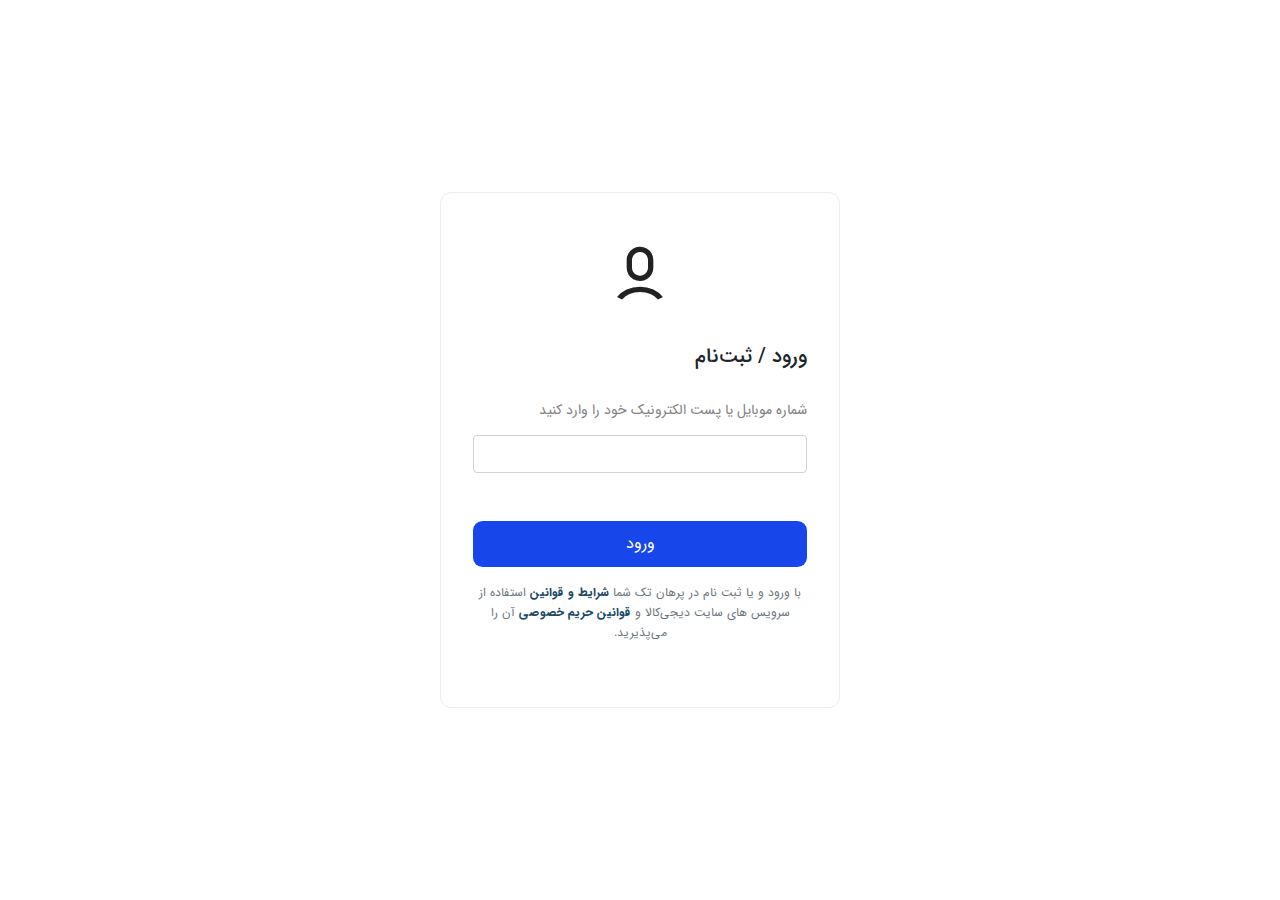
<file: login-register.html>
<!DOCTYPE html>
<html lang="fa" dir="rtl">
<head>
    <meta charset="UTF-8">
    <meta name="viewport" content="width=device-width, user-scalable=no, initial-scale=1.0">
    <meta http-equiv="X-UA-Compatible" content="ie=edge">
    <meta property='og:site_name' content=''>
    <meta property='og:type' content='website'>
    <meta property='og:title' content=''>
    <meta property='og:description' content=''>
    <meta property='og:image' content=''>
    <meta property='og:image:alt' content=''>
    <meta property='og:url' content=''>
    <meta property='og:locale' content=''>
    <meta name='twitter:title' content=''>
    <meta name='twitter:description' content=''>
    <meta name='twitter:image' content=''>
    <meta name='twitter:card' content=''>
    <meta name='twitter:site' content=''>
    <meta property='twitter:creator' content=''>
    <meta name="theme-color" content="#053A82"/>


    <!--begin favicons-->
    <link rel="apple-touch-icon" href="assets/images/favicons/apple-touch-icon.png" sizes="180x180">
    <link rel="icon" href="assets/images/favicons/favicon-32x32.png" sizes="32x32" type="image/png">
    <link rel="icon" href="assets/images/favicons/favicon-16x16.png" sizes="16x16" type="image/png">
    <link rel="icon" href="assets/images/favicons/favicon.ico">
    <!--begin favicons-->

    <!--begin style-->
    <link rel="stylesheet" href="assets/css/app.css">
    <link rel="stylesheet" href="assets/vendor/swiper-js/swiper.min.css">
    <link rel="stylesheet" href="assets/css/custom.css">

    <!--end style-->

    <!--begin icons-->
    <link rel="stylesheet" href="assets/fonts/remixicon/fonts/remixicon.css">
    <!--end icons-->

    <!--begin fonts-->

    <!--end fonts-->

    <title>صفحه اصلی</title>
</head>
<body class="auth-page">
<!--begin main-->
<main>
    <div class="account-ui">
        <form class="form-ui" action="http://hilsonxhero.test/users/login" method="post">
            <input type="hidden" name="_token" value="wnhWb4Z0gHTyONRRjd7pMD5oFO7wIxnEL9m29JE3">
            <div class="form-content-ui">
                <div class="user-icon"></div>
                <h5 class="my-4">ورود / ثبت‌نام</h5>
                <div class="form-group">
                    <label for="email" class="col-form-label body-2 mb-2">شماره موبایل یا پست الکترونیک خود را وارد
                        کنید </label>
                    <div class="username-iu">
                        <input type="text" name="email" id="email" class="form-control" placeholder="">
                    </div>
                </div>
                <div class="form-group">
                    <button type="submit" class="account-btn-ui mt-5">ورود</button>
                </div>
                <div class="form-group">
                    <div class="caption text-muted text-center">
                        با ورود و یا ثبت نام در پرهان تک شما <a href="" class="font-weight-bold">شرایط و قوانین</a>
                        استفاده از سرویس های سایت دیجی‌کالا و<a href="" class="font-weight-bold"> قوانین حریم خصوصی</a> آن را می‌پذیرید.
                    </div>
                </div>

            </div>


        </form>
    </div>
</main>
<!--end main-->
</body>
</html>
</file>
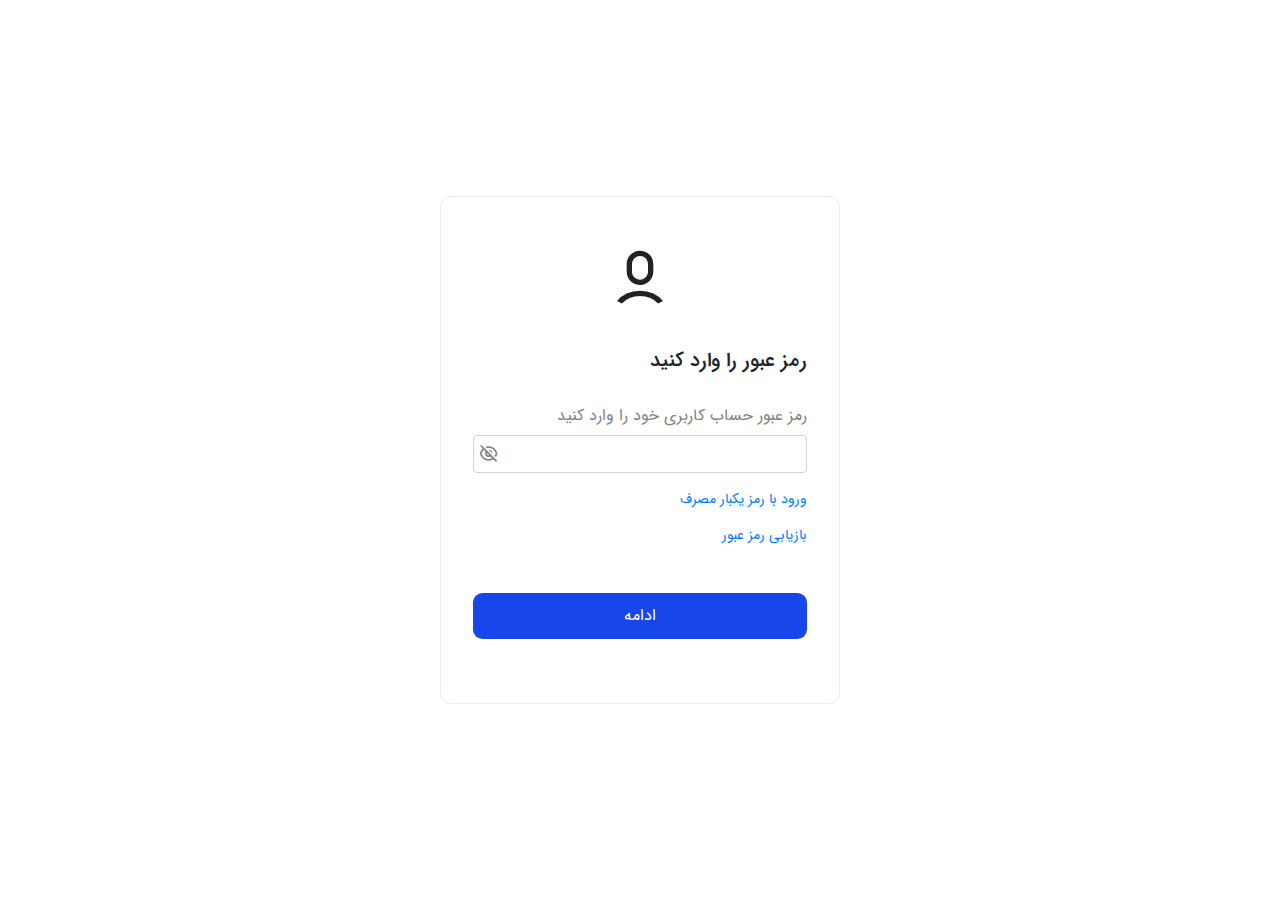
<file: login.html>
<!DOCTYPE html>
<html lang="fa" dir="rtl">
<head>
    <meta charset="UTF-8">
    <meta name="viewport" content="width=device-width, user-scalable=no, initial-scale=1.0">
    <meta http-equiv="X-UA-Compatible" content="ie=edge">
    <meta property='og:site_name' content=''>
    <meta property='og:type' content='website'>
    <meta property='og:title' content=''>
    <meta property='og:description' content=''>
    <meta property='og:image' content=''>
    <meta property='og:image:alt' content=''>
    <meta property='og:url' content=''>
    <meta property='og:locale' content=''>
    <meta name='twitter:title' content=''>
    <meta name='twitter:description' content=''>
    <meta name='twitter:image' content=''>
    <meta name='twitter:card' content=''>
    <meta name='twitter:site' content=''>
    <meta property='twitter:creator' content=''>
    <meta name="theme-color" content="#053A82"/>


    <!--begin favicons-->
    <link rel="apple-touch-icon" href="assets/images/favicons/apple-touch-icon.png" sizes="180x180">
    <link rel="icon" href="assets/images/favicons/favicon-32x32.png" sizes="32x32" type="image/png">
    <link rel="icon" href="assets/images/favicons/favicon-16x16.png" sizes="16x16" type="image/png">
    <link rel="icon" href="assets/images/favicons/favicon.ico">
    <!--begin favicons-->

    <!--begin style-->
    <link rel="stylesheet" href="assets/css/app.css">
    <link rel="stylesheet" href="assets/vendor/swiper-js/swiper.min.css">
    <link rel="stylesheet" href="assets/css/custom.css">

    <!--end style-->

    <!--begin icons-->
    <link rel="stylesheet" href="assets/fonts/remixicon/fonts/remixicon.css">
    <!--end icons-->

    <!--begin fonts-->

    <!--end fonts-->

    <title>ورود</title>
</head>
<body class="auth-page">
<!--begin main-->
<main>
    <div class="account-ui">
        <form class="form-ui" action="http://hilsonxhero.test/users/login" method="post">
            <input type="hidden" name="_token" value="wnhWb4Z0gHTyONRRjd7pMD5oFO7wIxnEL9m29JE3">
            <div class="form-content-ui">
                <div class="user-icon"></div>
                <h5 class="my-4">رمز عبور را وارد کنید</h5>
                <div class="form-group">
                    <label for="password" class="col-form-label">رمز عبور حساب کاربری خود را وارد کنید</label>
                    <div class="password-iu">
                        <input type="password" name="password" id="password" class="form-control" placeholder="">
                        <span class="eye--ui" id="eye--ui">
                        <i class="ri-eye-line" id="hide--on"></i>
                        <i class="ri-eye-off-line" id="hide--off"></i>
                    </span>
                    </div>

                </div>

                <div class="form-group">
                    <div class="body-2 text-muted">
                      <a href="" class="mt-4 text-primary">ورود با رمز یکبار مصرف</a>
                      <a href="" class="d-block my-3 text-primary">بازیابی رمز عبور</a>
                    </div>
                </div>

                <div class="form-group">
                    <button type="submit" class="account-btn-ui mt-5">ادامه</button>
                </div>

            </div>


        </form>
    </div>
</main>
<!--end main-->


<!--begin scripts-->
<script src="assets/js/jquery-3.6.0.min.js"></script>
<script src="assets/js/app.js"></script>
<script src="assets/vendor/swiper-js/swiper.min.js"></script>
<script src="assets/vendor/c3/c3.bundle.js"></script>
<script src="assets/js/main.js"></script>
<!--end scripts-->
</body>
</html>
</file>
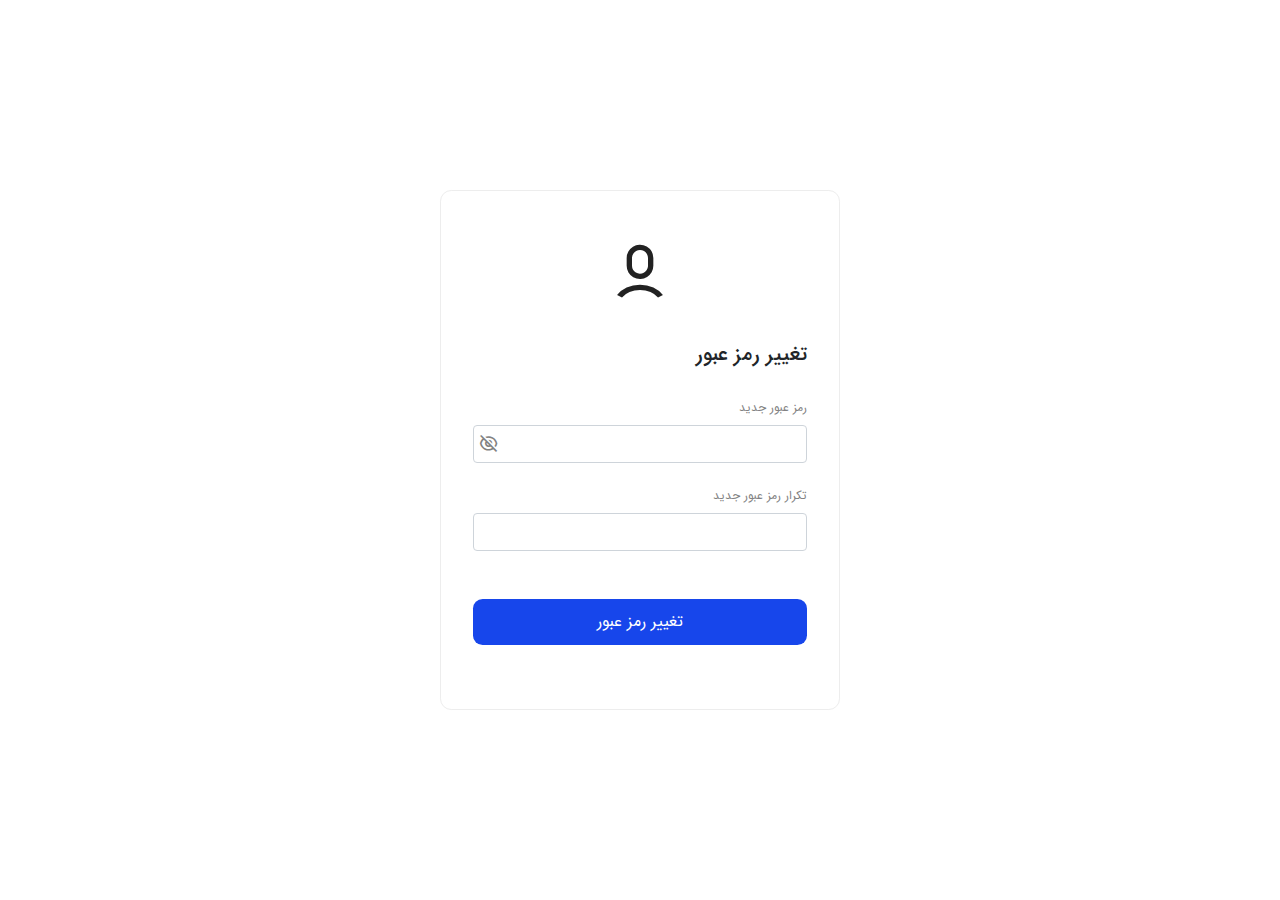
<file: password-reset.html>
<!DOCTYPE html>
<html lang="fa" dir="rtl">
<head>
    <meta charset="UTF-8">
    <meta name="viewport" content="width=device-width, user-scalable=no, initial-scale=1.0">
    <meta http-equiv="X-UA-Compatible" content="ie=edge">
    <meta property='og:site_name' content=''>
    <meta property='og:type' content='website'>
    <meta property='og:title' content=''>
    <meta property='og:description' content=''>
    <meta property='og:image' content=''>
    <meta property='og:image:alt' content=''>
    <meta property='og:url' content=''>
    <meta property='og:locale' content=''>
    <meta name='twitter:title' content=''>
    <meta name='twitter:description' content=''>
    <meta name='twitter:image' content=''>
    <meta name='twitter:card' content=''>
    <meta name='twitter:site' content=''>
    <meta property='twitter:creator' content=''>
    <meta name="theme-color" content="#053A82"/>


    <!--begin favicons-->
    <link rel="apple-touch-icon" href="assets/images/favicons/apple-touch-icon.png" sizes="180x180">
    <link rel="icon" href="assets/images/favicons/favicon-32x32.png" sizes="32x32" type="image/png">
    <link rel="icon" href="assets/images/favicons/favicon-16x16.png" sizes="16x16" type="image/png">
    <link rel="icon" href="assets/images/favicons/favicon.ico">
    <!--begin favicons-->

    <!--begin style-->
    <link rel="stylesheet" href="assets/css/app.css">
    <link rel="stylesheet" href="assets/vendor/swiper-js/swiper.min.css">
    <link rel="stylesheet" href="assets/css/custom.css">

    <!--end style-->

    <!--begin icons-->
    <link rel="stylesheet" href="assets/fonts/remixicon/fonts/remixicon.css">
    <!--end icons-->

    <!--begin fonts-->

    <!--end fonts-->

    <title>بازیابی رمز عبور</title>
</head>
<body class="auth-page">
<!--begin main-->
<main>
    <div class="account-ui">
        <form class="form-ui" action="http://hilsonxhero.test/users/login" method="post">
            <input type="hidden" name="_token" value="wnhWb4Z0gHTyONRRjd7pMD5oFO7wIxnEL9m29JE3">
            <div class="form-content-ui">
                <div class="user-icon"></div>
                <h5 class="my-4">تغییر رمز عبور</h5>
                <div class="form-group">
                    <label for="password" class="col-form-label caption">رمز عبور جدید</label>
                    <div class="password-iu">
                        <input type="password" name="password" id="password" class="form-control" placeholder="">
                        <span class="eye--ui" id="eye--ui">
                        <i class="ri-eye-line" id="hide--on"></i>
                        <i class="ri-eye-off-line" id="hide--off"></i>
                    </span>
                    </div>

                </div>

                <div class="form-group">
                    <label for="password" class="col-form-label caption">تکرار رمز عبور جدید</label>
                    <div class="password|_confirmation">
                        <input type="password" name="password|_confirmation" id="password|_confirmation" class="form-control" placeholder="">

                    </div>

                </div>

                <div class="form-group">
                    <button type="submit" class="account-btn-ui mt-5">تغییر رمز عبور</button>
                </div>

            </div>


        </form>
    </div>
</main>
<!--end main-->


<!--begin scripts-->
<script src="assets/js/jquery-3.6.0.min.js"></script>
<script src="assets/js/app.js"></script>
<script src="assets/vendor/swiper-js/swiper.min.js"></script>
<script src="assets/vendor/c3/c3.bundle.js"></script>
<script src="assets/js/main.js"></script>
<!--end scripts-->
</body>
</html>
</file>
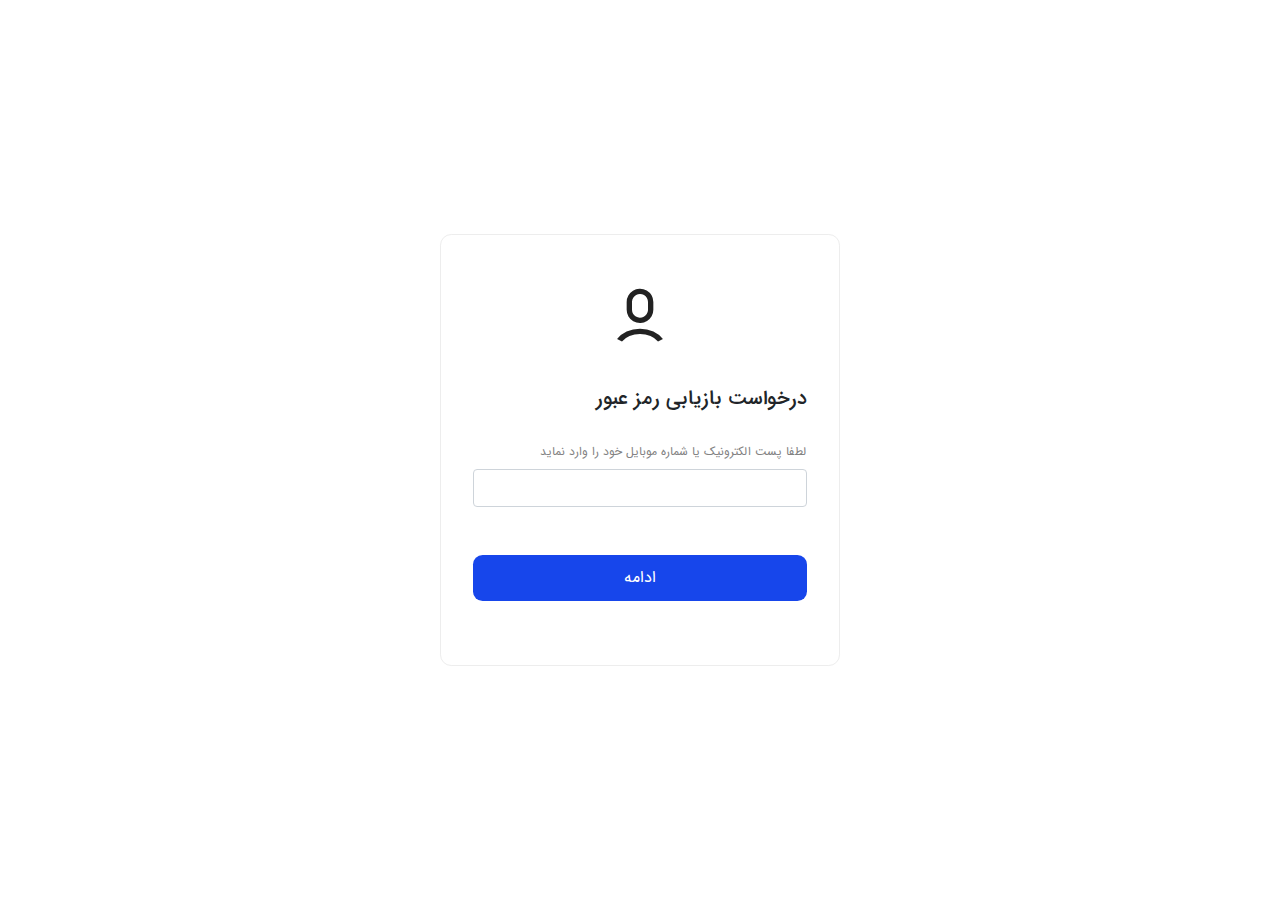
<file: password.html>
<!DOCTYPE html>
<html lang="fa" dir="rtl">
<head>
    <meta charset="UTF-8">
    <meta name="viewport" content="width=device-width, user-scalable=no, initial-scale=1.0">
    <meta http-equiv="X-UA-Compatible" content="ie=edge">
    <meta property='og:site_name' content=''>
    <meta property='og:type' content='website'>
    <meta property='og:title' content=''>
    <meta property='og:description' content=''>
    <meta property='og:image' content=''>
    <meta property='og:image:alt' content=''>
    <meta property='og:url' content=''>
    <meta property='og:locale' content=''>
    <meta name='twitter:title' content=''>
    <meta name='twitter:description' content=''>
    <meta name='twitter:image' content=''>
    <meta name='twitter:card' content=''>
    <meta name='twitter:site' content=''>
    <meta property='twitter:creator' content=''>
    <meta name="theme-color" content="#053A82"/>


    <!--begin favicons-->
    <link rel="apple-touch-icon" href="assets/images/favicons/apple-touch-icon.png" sizes="180x180">
    <link rel="icon" href="assets/images/favicons/favicon-32x32.png" sizes="32x32" type="image/png">
    <link rel="icon" href="assets/images/favicons/favicon-16x16.png" sizes="16x16" type="image/png">
    <link rel="icon" href="assets/images/favicons/favicon.ico">
    <!--begin favicons-->

    <!--begin style-->
    <link rel="stylesheet" href="assets/css/app.css">
    <link rel="stylesheet" href="assets/vendor/swiper-js/swiper.min.css">
    <link rel="stylesheet" href="assets/css/custom.css">

    <!--end style-->

    <!--begin icons-->
    <link rel="stylesheet" href="assets/fonts/remixicon/fonts/remixicon.css">
    <!--end icons-->

    <!--begin fonts-->

    <!--end fonts-->

    <title>بازیابی رمز عبور</title>
</head>
<body class="auth-page">
<!--begin main-->
<main>
    <div class="account-ui">
        <form class="form-ui" action="http://hilsonxhero.test/users/login" method="post">
            <input type="hidden" name="_token" value="wnhWb4Z0gHTyONRRjd7pMD5oFO7wIxnEL9m29JE3">
            <div class="form-content-ui">
                <div class="user-icon"></div>
                <h5 class="my-4">درخواست بازیابی رمز عبور</h5>
                <div class="form-group">
                    <label for="password" class="col-form-label caption">لطفا پست الکترونیک یا شماره موبایل خود را وارد
                        نماید</label>
                    <div class="code-iu">
                        <input type="text" name="code" id="code" class="form-control" placeholder="">

                    </div>

                </div>

                <div class="form-group">
                    <button type="submit" class="account-btn-ui mt-5">ادامه</button>
                </div>

            </div>


        </form>
    </div>
</main>
<!--end main-->


<!--begin scripts-->
<script src="assets/js/jquery-3.6.0.min.js"></script>
<script src="assets/js/app.js"></script>
<script src="assets/vendor/swiper-js/swiper.min.js"></script>
<script src="assets/vendor/c3/c3.bundle.js"></script>
<script src="assets/js/main.js"></script>
<!--end scripts-->
</body>
</html>
</file>
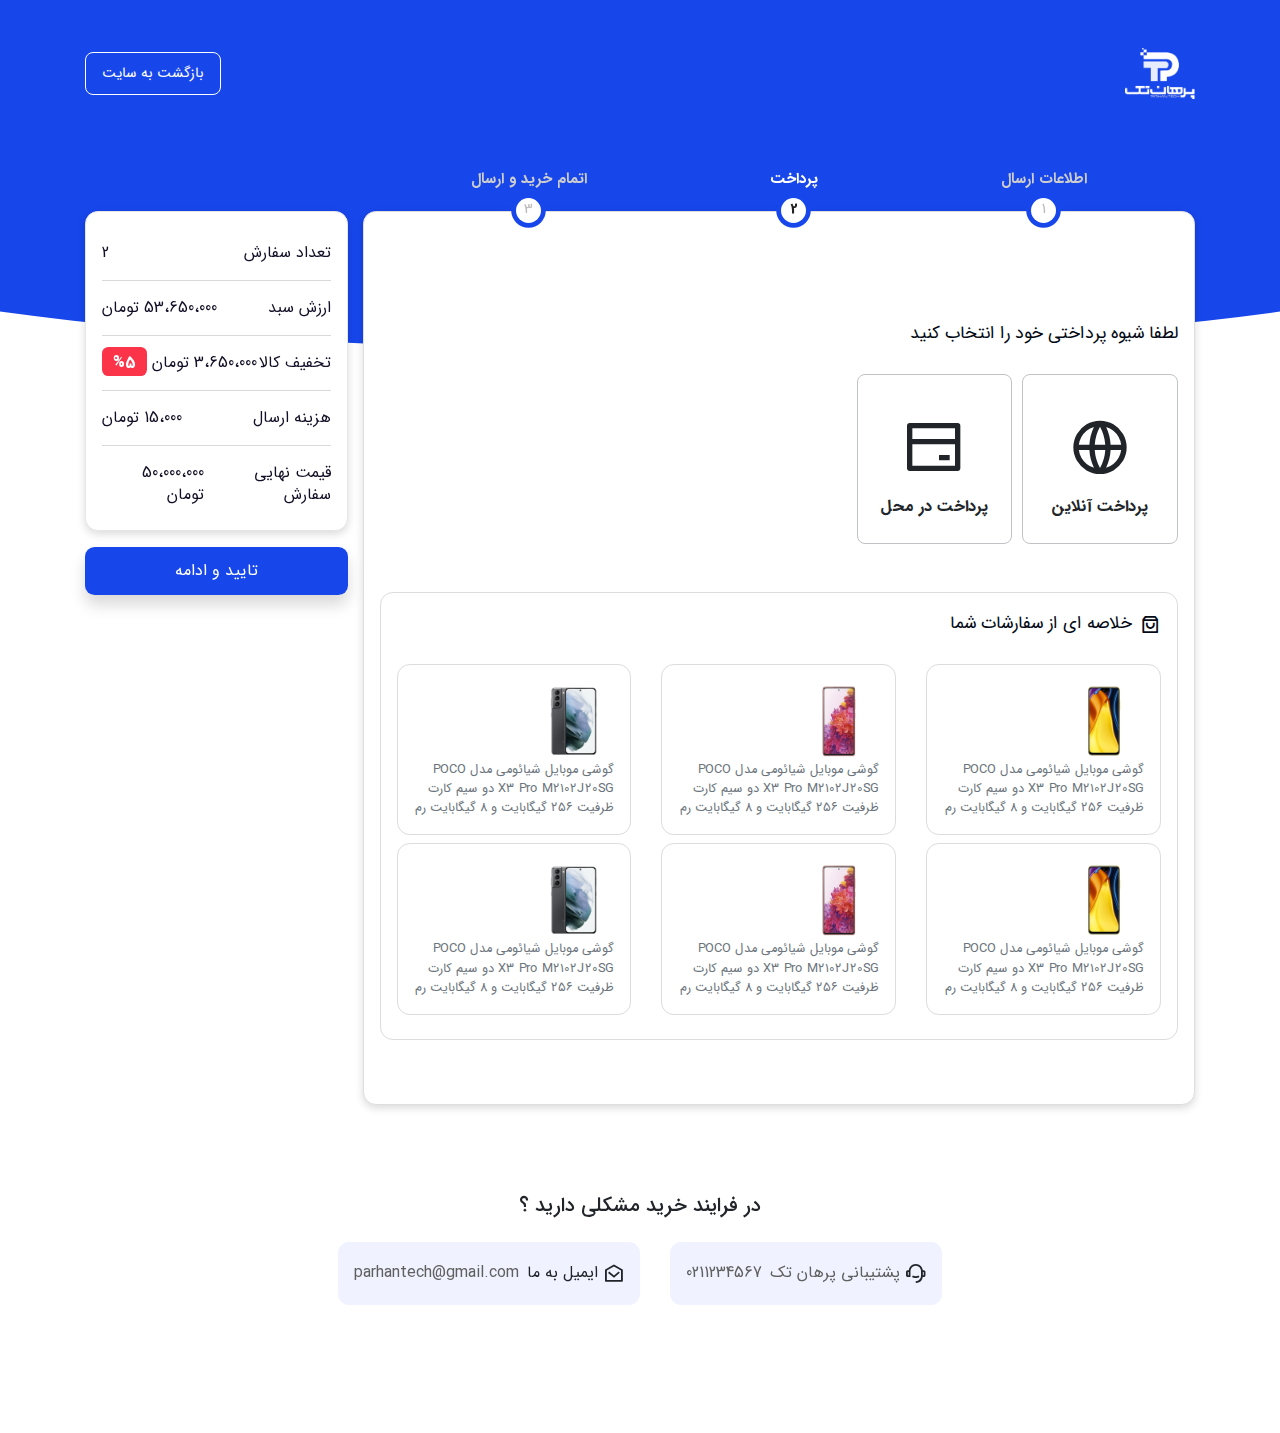
<file: payment.html>
<!DOCTYPE html>
<head>
    <meta charset="UTF-8">
    <meta name="viewport" content="width=device-width, user-scalable=no, initial-scale=1.0">
    <meta http-equiv="X-UA-Compatible" content="ie=edge">
    <meta property='og:site_name' content=''>
    <meta property='og:type' content='website'>
    <meta property='og:title' content=''>
    <meta property='og:description' content=''>
    <meta property='og:image' content=''>
    <meta property='og:image:alt' content=''>
    <meta property='og:url' content=''>
    <meta property='og:locale' content=''>
    <meta name='twitter:title' content=''>
    <meta name='twitter:description' content=''>
    <meta name='twitter:image' content=''>
    <meta name='twitter:card' content=''>
    <meta name='twitter:site' content=''>
    <meta property='twitter:creator' content=''>
    <meta name="theme-color" content="#053A82"/>


    <!--begin favicons-->
    <link rel="apple-touch-icon" href="assets/images/favicons/apple-touch-icon.png" sizes="180x180">
    <link rel="icon" href="assets/images/favicons/favicon-32x32.png" sizes="32x32" type="image/png">
    <link rel="icon" href="assets/images/favicons/favicon-16x16.png" sizes="16x16" type="image/png">
    <link rel="icon" href="assets/images/favicons/favicon.ico">
    <!--begin favicons-->

    <!--begin style-->
    <link rel="stylesheet" href="assets/css/app.css">
    <link rel="stylesheet" href="assets/vendor/swiper-js/swiper.min.css">
    <link rel="stylesheet" href="assets/css/custom.css">

    <!--end style-->

    <!--begin icons-->
    <link rel="stylesheet" href="assets/fonts/remixicon/fonts/remixicon.css">
    <!--end icons-->

    <!--begin fonts-->

    <!--end fonts-->

    <title>پرداخت | فروشگاه پرهان تک</title>
</head>
<body class="t-header-light c-checkout-pages c-checkout-pages-ui">


<!--begin main-->
<main>
    <div class="c-checkout-pages-s-ui m-0"></div>
    <section class="t-checkout-page__header m-0 pt-5">
        <div class="container">
            <div class="d-flex justify-content-between align-items-center position-relative">
                <div class="logo-area default">
                    <a href="">
                        <img
                                src="assets/images/logo-white.png"
                                alt="">
                    </a>
                </div>
                <a href="" class="btn c-btn-back-ui">بازگشت به سایت</a>
            </div>
        </div>
    </section>
    <section class="c-checkout__content m-0">
        <div class="container">
            <div class="d-flex flex-wrap">
                <section class="o-page__content my-0">
                    <!-- progressbar -->
                    <ul class="c-checkout-steps">
                        <li  id="account">
                            <strong>اطلاعات ارسال</strong>
                            <div class="c-checkout-steps__item c-checkout-steps__item--summary">
                                <div>1</div>
                            </div>
                        </li>
                        <li class="active" id="payment">
                            <strong>پرداخت</strong>
                            <div class="c-checkout-steps__item c-checkout-steps__item--summary">
                                <div>2</div>
                            </div>
                        </li>
                        <li id="send">
                            <strong>اتمام خرید و ارسال</strong>
                            <div class="c-checkout-steps__item c-checkout-steps__item--summary">
                                <div>3</div>
                            </div>
                        </li>
                    </ul>

                    <div class="c-payment__payment-types">
                        <div class="c-payment__header mb-3">
                            <div class="c-checkout-contact__title">لطفا شیوه پرداختی خود را انتخاب کنید</div>
                        </div>
                        <div class="d-flex flex-wrap js-ui-tab-content">
                            <div class="c-checkout-payment__item d-flex flex-column justify-content-center align-items-center js-recipient-box js-payment-box">
                                <div class="c-checkout-payment__item-headline d-none js-payment-select">
                                    <label class="c-outline-radio">
                                        <input type="radio" name="payment_method" value="online"/>
                                    </label>
                                </div>
                                <div class="c-checkout-payment__item-content">
                                    <div class="c-payment__paymethod-icon text-center c-payment__paymethod-icon--online">
                                        <i class="ri-global-line"></i>
                                    </div>

                                    <div class="c-payment__paymethod-title font-weight-bolder">
                                       پرداخت آنلاین
                                    </div>
                                </div>
                                <div class="c-checkout-address__actions">
                                </div>
                            </div>
                            <div class="c-checkout-payment__item d-flex flex-column justify-content-center align-items-center js-recipient-box js-payment-box">
                                <div class="c-checkout-payment__item-headline d-none js-address-select">
                                    <label class="c-outline-radio">
                                        <input type="radio" name="payment_method" value="pos"/>
                                    </label>
                                </div>
                                <div class="c-checkout-payment__item-content">
                                    <div class="c-payment__paymethod-icon text-center c-payment__paymethod-icon--online">
                                        <i class="ri-bank-card-line"></i>
                                    </div>
                                    <div class="c-payment__paymethod-title font-weight-bolder">
                                            پرداخت در محل
                                    </div>
                                </div>
                                <div class="c-checkout-address__actions">
                                </div>
                            </div>
                        </div>
                    </div>

                    <div class="c-checkout-pack__box">
                        <div class="c-checkout-contact__title">خلاصه ای از سفارشات شما</div>
                        <div class="c-checkout-pack__items mt-4 row">
                            <div class="col-12 col-md-4 ">
                                <div class="c-checkout-pack__item  d-flex flex-wrap">
                                    <div class="c-checkout-pack__item-thumb">
                                        <a href="">
                                            <img src="assets/images/products/p-9.png" alt="">
                                        </a>
                                    </div>
                                    <div class="c-checkout-pack__item-detail text-muted">
                                        گوشی موبایل شیائومی مدل POCO X3 Pro M2102J20SG دو سیم‌ کارت ظرفیت 256 گیگابایت و
                                        8
                                        گیگابایت رم
                                    </div>
                                </div>
                            </div>
                            <div class="col-12 col-md-4 ">
                                <div class="c-checkout-pack__item  d-flex flex-wrap">
                                    <div class="c-checkout-pack__item-thumb">
                                        <a href="">
                                            <img src="assets/images/products/p-8.png" alt="">
                                        </a>
                                    </div>
                                    <div class="c-checkout-pack__item-detail text-muted">
                                        گوشی موبایل شیائومی مدل POCO X3 Pro M2102J20SG دو سیم‌ کارت ظرفیت 256 گیگابایت و
                                        8
                                        گیگابایت رم
                                    </div>
                                </div>
                            </div>
                            <div class="col-12 col-md-4 ">
                                <div class="c-checkout-pack__item  d-flex flex-wrap">
                                    <div class="c-checkout-pack__item-thumb">
                                        <a href="">
                                            <img src="assets/images/products/p-10.png" alt="">
                                        </a>
                                    </div>
                                    <div class="c-checkout-pack__item-detail text-muted">
                                        گوشی موبایل شیائومی مدل POCO X3 Pro M2102J20SG دو سیم‌ کارت ظرفیت 256 گیگابایت و
                                        8
                                        گیگابایت رم
                                    </div>
                                </div>
                            </div>
                            <div class="col-12 col-md-4 ">
                                <div class="c-checkout-pack__item  d-flex flex-wrap">
                                    <div class="c-checkout-pack__item-thumb">
                                        <a href="">
                                            <img src="assets/images/products/p-9.png" alt="">
                                        </a>
                                    </div>
                                    <div class="c-checkout-pack__item-detail text-muted">
                                        گوشی موبایل شیائومی مدل POCO X3 Pro M2102J20SG دو سیم‌ کارت ظرفیت 256 گیگابایت و
                                        8
                                        گیگابایت رم
                                    </div>
                                </div>
                            </div>
                            <div class="col-12 col-md-4 ">
                                <div class="c-checkout-pack__item  d-flex flex-wrap">
                                    <div class="c-checkout-pack__item-thumb">
                                        <a href="">
                                            <img src="assets/images/products/p-8.png" alt="">
                                        </a>
                                    </div>
                                    <div class="c-checkout-pack__item-detail text-muted">
                                        گوشی موبایل شیائومی مدل POCO X3 Pro M2102J20SG دو سیم‌ کارت ظرفیت 256 گیگابایت و
                                        8
                                        گیگابایت رم
                                    </div>
                                </div>
                            </div>
                            <div class="col-12 col-md-4 ">
                                <div class="c-checkout-pack__item  d-flex flex-wrap">
                                    <div class="c-checkout-pack__item-thumb">
                                        <a href="">
                                            <img src="assets/images/products/p-10.png" alt="">
                                        </a>
                                    </div>
                                    <div class="c-checkout-pack__item-detail text-muted">
                                        گوشی موبایل شیائومی مدل POCO X3 Pro M2102J20SG دو سیم‌ کارت ظرفیت 256 گیگابایت و
                                        8
                                        گیگابایت رم
                                    </div>
                                </div>
                            </div>
                        </div>
                    </div>

                </section>

                <aside class="o-page__aside w-100">
                    <div class="c-checkout-aside">
                        <div class="c-checkout-bill">
                            <ul class="c-checkout-bill__summary">
                                <li>
                                <span class="c-checkout-bill__item-title">
                                    تعداد سفارش
                                </span>
                                    <span class="c-checkout-bill__value">
                                    2
                                </span>
                                </li>

                                <li>
                                <span class="c-checkout-bill__item-title">
                                     ارزش سبد
                                </span>
                                    <span class="c-checkout-bill__value">
                                    53،650،000 تومان
                                </span>
                                </li>

                                <li>
                                <span class="c-checkout-bill__item-title">
                                     تخفیف کالا
                                </span>
                                    <span class="c-checkout-bill__value">
                                    3،650،000 تومان
                                      <span class="product-module__seller-price-off js-discount-value text-white">5%</span>
                                </span>
                                </li>

                                <li>
                                <span class="c-checkout-bill__item-title">
                                      هزینه ارسال
                                </span>
                                    <span class="c-checkout-bill__value">
                                    15،000 تومان
                                </span>
                                </li>


                                <li>
                                <span class="c-checkout-bill__item-title">
                                      قیمت نهایی سفارش
                                </span>
                                    <span class="c-checkout-bill__value">
                                    50،000،000 تومان
                                </span>
                                </li>
                            </ul>
                        </div>
                        <button type="button" class="btn product-summary__btn mt-3 ">
                            تایید و ادامه
                        </button>
                    </div>
                </aside>
            </div>
        </div>
    </section>

    <div class="c-checkout-submit js-add-to-cart-sticky">
        <button class="btn product-summary__btn js-cart-page-add-to-cart">تایید و ادامه</button>
    </div>
</main>
<!--end main-->

<!--begin main-->
<footer class="c-footer-checkout">
    <div class="c-footer-checkout__content d-flex justify-content-center">
        <div class="c-footer-checkout__content-info">
            <h5 class="text-center mb-4">در فرایند خرید مشکلی دارید ؟</h5>
            <div class="c-footer-checkout__content-info-container flex-wrap d-flex justify-content-center">
                <div class="c-footer-checkout__col">
                    <div class="c-footer-checkout__col-support d-flex text-center">
                        <span>پشتیبانی پرهان تک</span>
                        <span class="mr-2">0211234567</span>
                    </div>
                </div>
                <div class="c-footer-checkout__col">
                    <div class="c-footer-checkout__col-contact d-flex text-center">
                        <span>ایمیل به ما</span>
                        <span class="mr-2"><a href="mailto:parhantech@gmail.com">parhantech@gmail.com</a> </span>
                    </div>
                </div>
            </div>
        </div>
    </div>
</footer>
<!--end main-->

<!--begin scripts-->
<script src="assets/js/jquery-3.6.0.min.js"></script>
<script src="assets/js/app.js"></script>
<script src="assets/vendor/swiper-js/swiper.min.js"></script>
<script src="assets/vendor/c3/c3.bundle.js"></script>
<script src="assets/js/main.js"></script>
<!--end scripts-->

</body>
</html>
</file>
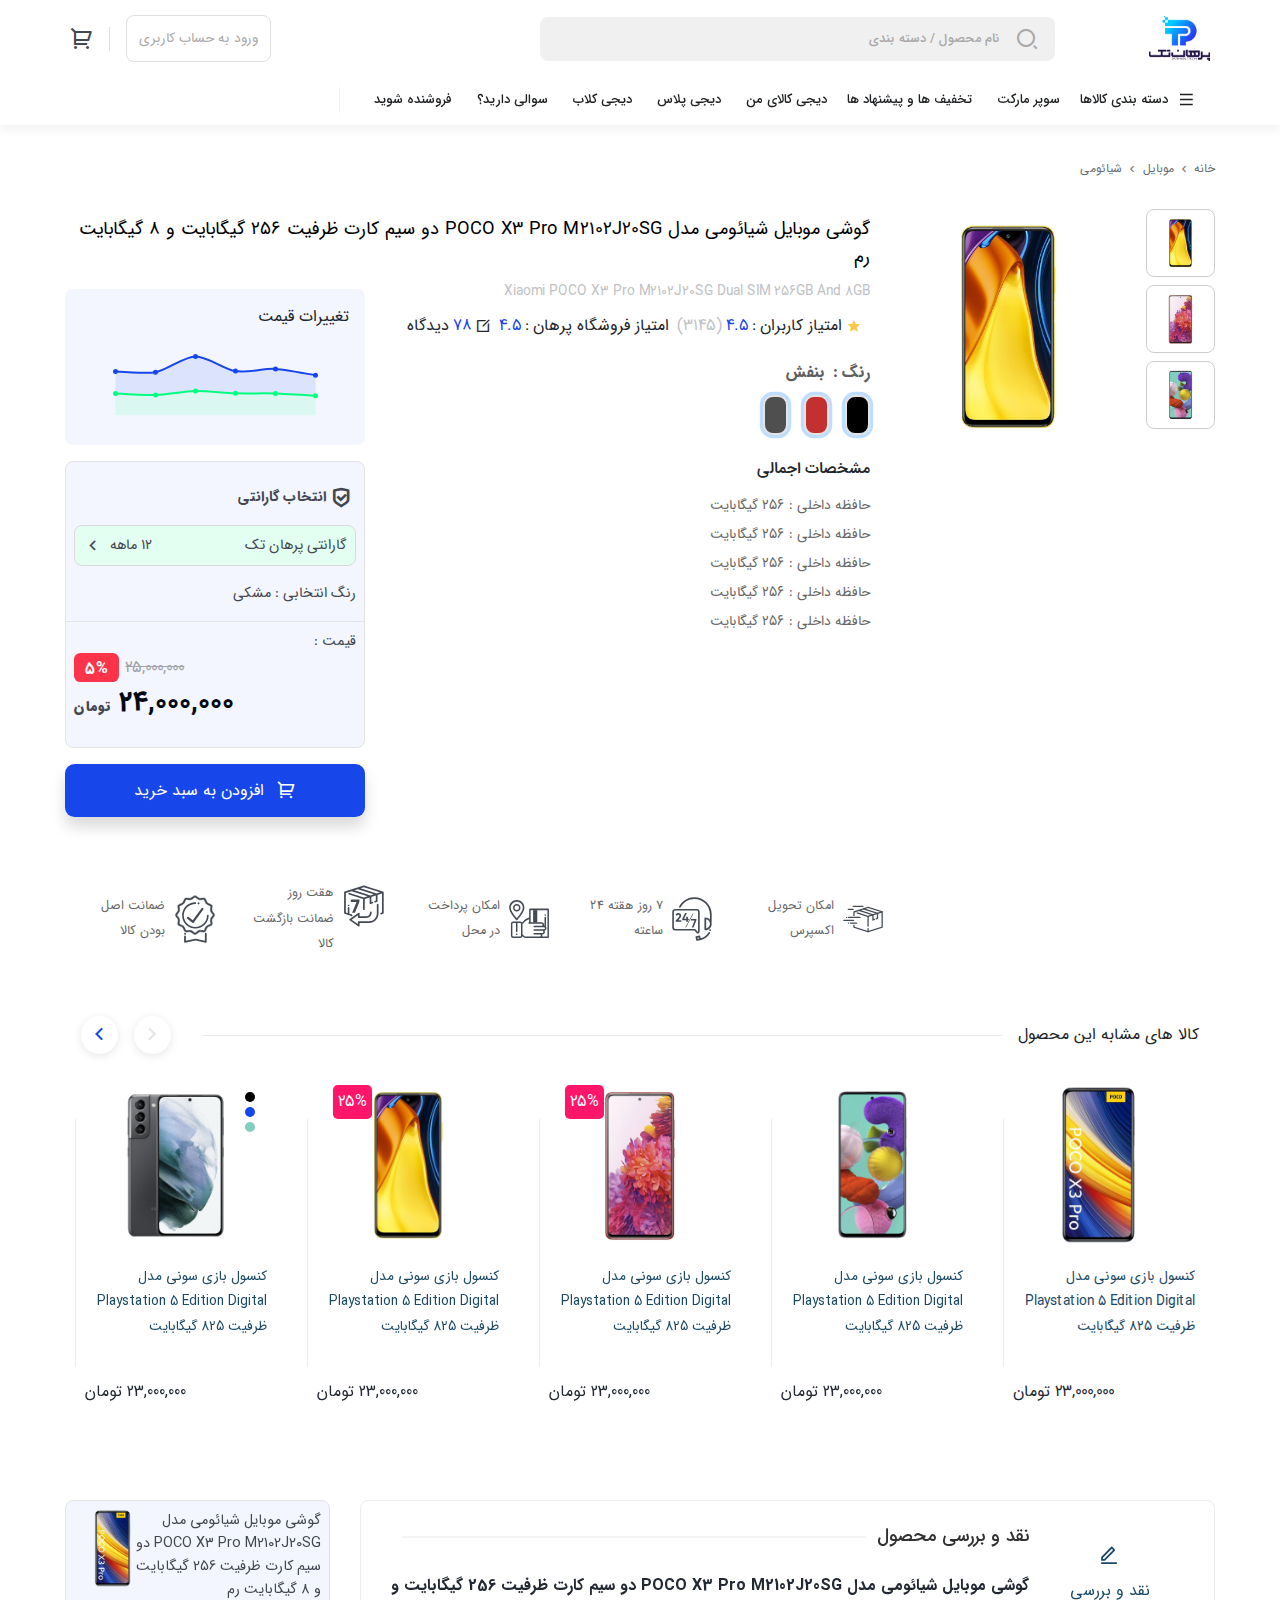
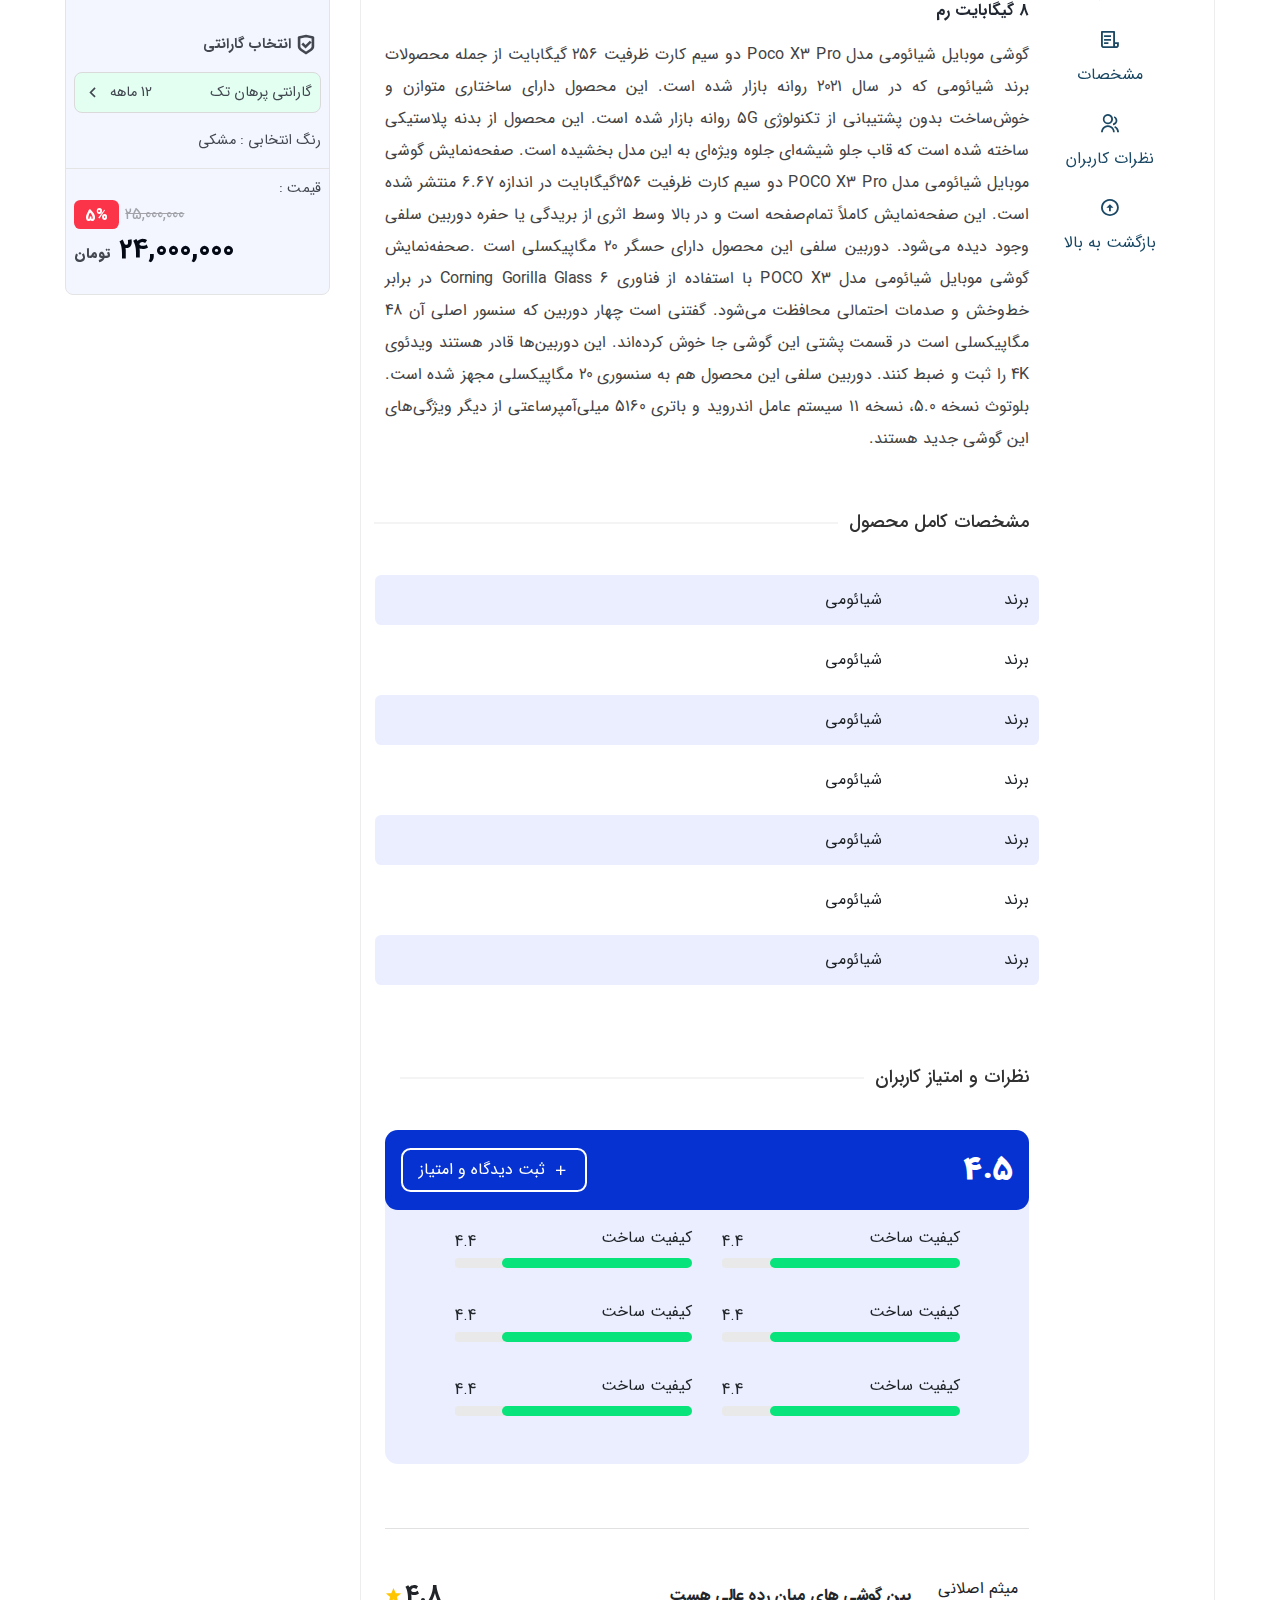
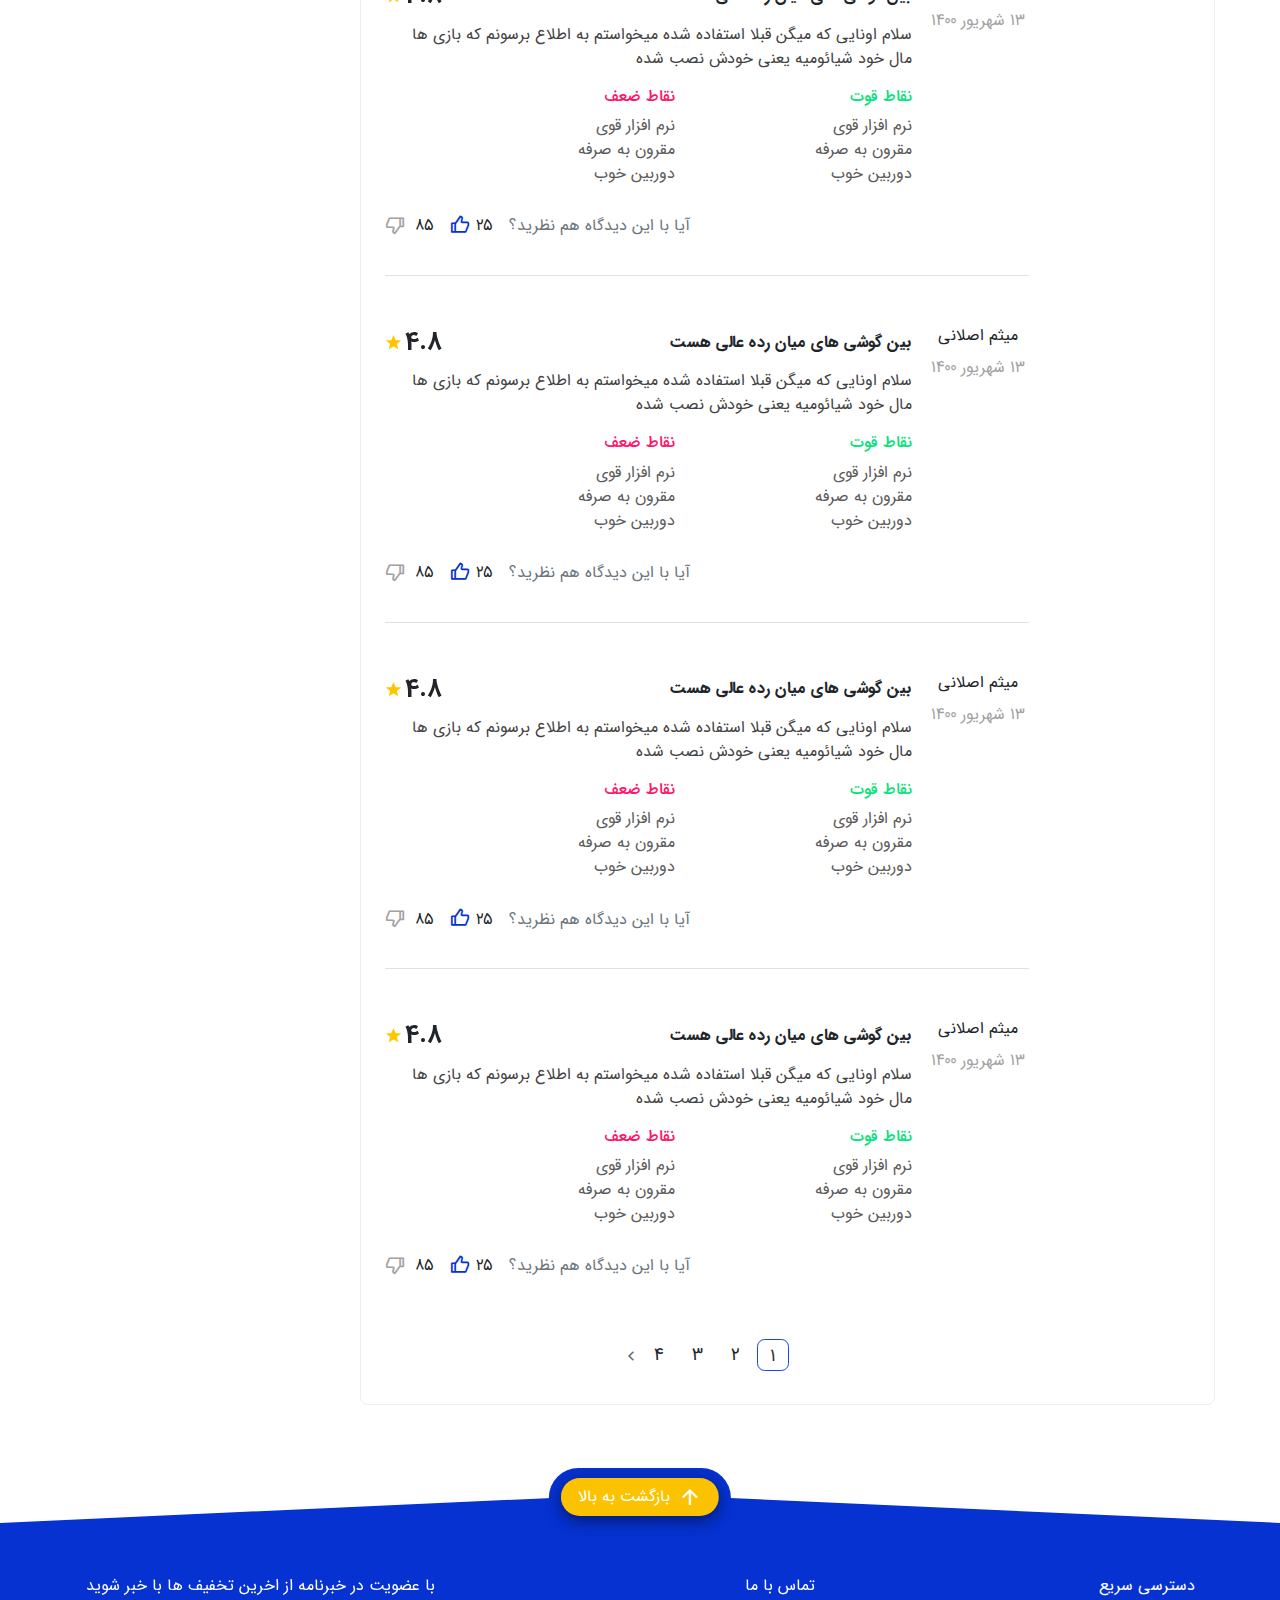
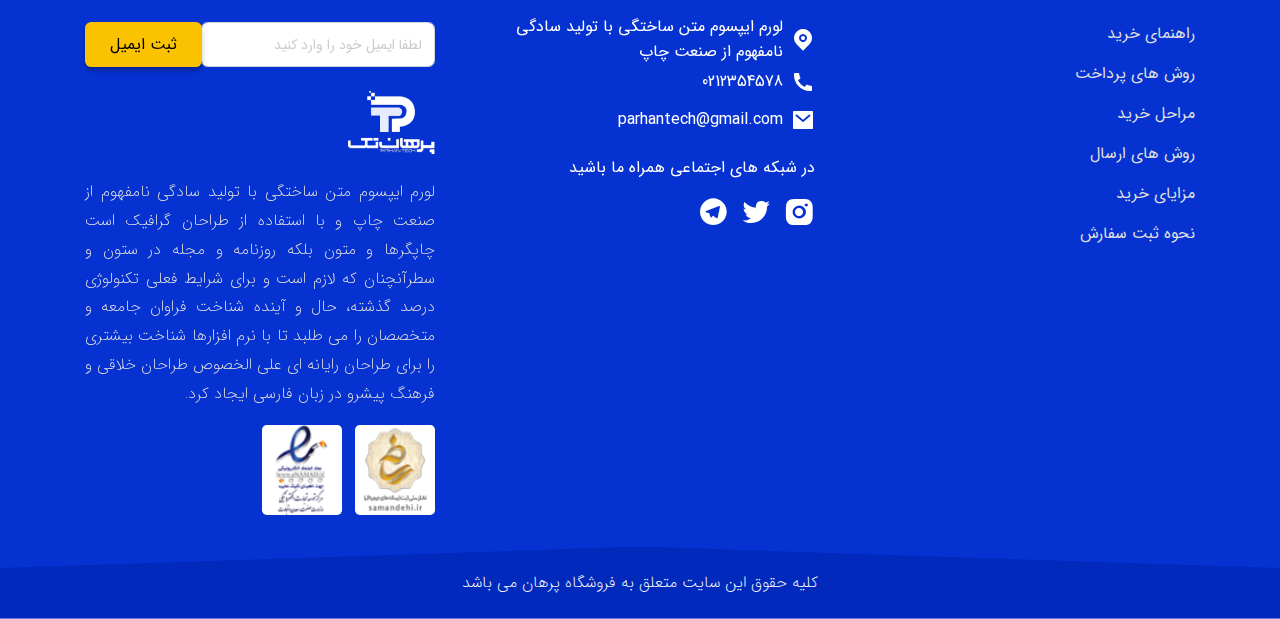
<file: product-page.html>
<!doctype html>
<html lang="fa" dir="rtl">
<head>
    <meta charset="UTF-8">
    <meta name="viewport" content="width=device-width, user-scalable=no, initial-scale=1.0">
    <meta http-equiv="X-UA-Compatible" content="ie=edge">
    <meta property='og:site_name' content=''>
    <meta property='og:type' content='website'>
    <meta property='og:title' content=''>
    <meta property='og:description' content=''>
    <meta property='og:image' content=''>
    <meta property='og:image:alt' content=''>
    <meta property='og:url' content=''>
    <meta property='og:locale' content=''>
    <meta name='twitter:title' content=''>
    <meta name='twitter:description' content=''>
    <meta name='twitter:image' content=''>
    <meta name='twitter:card' content=''>
    <meta name='twitter:site' content=''>
    <meta property='twitter:creator' content=''>
    <meta name="theme-color" content="#053A82"/>


    <!--begin favicons-->
    <link rel="apple-touch-icon" href="assets/images/favicons/apple-touch-icon.png" sizes="180x180">
    <link rel="icon" href="assets/images/favicons/favicon-32x32.png" sizes="32x32" type="image/png">
    <link rel="icon" href="assets/images/favicons/favicon-16x16.png" sizes="16x16" type="image/png">
    <link rel="mask-icon" href="assets/images/favicons/safari-pinned-tab.svg" color="#7952b3">
    <link rel="icon" href="assets/images/favicons/favicon.ico">
    <!--begin favicons-->

    <!--begin style-->
    <link rel="stylesheet" href="assets/css/app.css">
    <link rel="stylesheet" href="assets/vendor/swiper-js/swiper.min.css">

    <link rel="stylesheet" href="assets/vendor/c3/c3.min.css">

    <link rel="stylesheet" href="assets/css/custom.css">
    <!--end style-->

    <!--begin icons-->
    <link rel="stylesheet" href="assets/fonts/remixicon/fonts/remixicon.css">
    <!--end icons-->

    <!--begin fonts-->

    <!--end fonts-->

    <title>صفحه اصلی</title>
</head>
<body class="product-page-ui">

<!--begin header-->

<!-- responsive-header -->
<nav class="navbar header-responsive">
    <div class="container">
        <div class="navbar-translate">
            <div class="header__faq-ui"></div>
            <a class="navbar-brand" href="">
                <img src="assets/images/logo.png" height="45px" alt="">
            </a>


            <button class="navbar-toggler navbar-toggler-right" type="button" data-toggle="collapse"
                    data-target="#navigation" aria-controls="navigation-index" aria-expanded="false"
                    aria-label="Toggle navigation">
                <span class="navbar-toggler-bar bar1"></span>
                <span class="navbar-toggler-bar bar2"></span>
            </button>

        </div>
        <div class="c-header-search-ui">
            <div class="c-header__search-field-container">
                <div class="main-header__search">
                    <div class="main-header__searchbox">
                        <input type="text" placeholder="نام محصول / دسته بندی / " class="">
                        <div class="main-header__search-content" style="display: none;">
                            <div class="main-header__search-result">
                                <ul class="search-result_items">
                                    <li class="search-result_item">
                                        <a href="">
                                                <span>
گوشی موبایل
                                                </span>
                                        </a>
                                    </li>
                                    <li class="search-result_item">
                                        <a href="">
                                                <span>
گوشی موبایل
                                                </span>
                                        </a>
                                    </li>
                                    <li class="search-result_item">
                                        <a href="">
                                                <span>
گوشی موبایل
                                                </span>
                                        </a>
                                    </li>
                                    <li class="search-result_item">
                                        <a href="">
                                                <span>
گوشی موبایل
                                                </span>
                                        </a>
                                    </li>
                                </ul>
                            </div>
                        </div>
                    </div>
                </div>
            </div>
            <a href="" class="c-header__profile--login-btn c-header__profile">
                <img class="" src="assets/images/2.jpg" alt="">
            </a>
            <div id="" class="main-header__btn_container">
                <div class="main-header__btn-cart-container">
                    <a href=""></a>
                </div>
            </div>


        </div>

        <div class="collapse navbar-collapse justify-content-end" id="navigation">
            <div class="logo-nav-res default text-center d-flex justify-content-center">
                <a href="">
                    <img src="assets/images/logo.png" height="45px" alt="">
                </a>
            </div>
            <ul class="navbar-nav default">
                <li class='sub-menu'><a href="">کالای دیجیتال</a>
                    <ul style='display: none;'>
                        <li><a href="">پاوربانک</a>
                            <ul style='display: none;'>

                            </ul>
                        </li>
                        <li class='sub-menu'><a href="">لوازم
                            جانبی گوشی</a>
                            <ul style='display: none;'>
                                <li><a href="">کیف و کاور
                                    گوشی</a>
                                    <ul style='display: none;'>

                                    </ul>
                                </li>
                                <li><a href="">پایه نگهدارنده
                                    گوشی</a>
                                    <ul style='display: none;'>

                                    </ul>
                                </li>
                            </ul>
                        </li>
                        <li class='sub-menu'><a href="">گوشی
                            موبایل</a>
                            <ul style='display: none;'>
                                <li><a href="">آیفون</a>
                                    <ul style='display: none;'>

                                    </ul>
                                </li>
                                <li><a href="">سامسونگ</a>
                                    <ul style='display: none;'>

                                    </ul>
                                </li>
                                <li><a href="">هواوی</a>
                                    <ul style='display: none;'>

                                    </ul>
                                </li>
                                <li><a href="">شیائومی</a>
                                    <ul style='display: none;'>

                                    </ul>
                                </li>
                            </ul>
                        </li>
                        <li><a href="">مچ بند و ساعت هوشمند</a>
                            <ul style='display: none;'>

                            </ul>
                        </li>
                        <li><a href="">هدفون،هدست،هندزفری</a>
                            <ul style='display: none;'>

                            </ul>
                        </li>
                        <li><a href="">اسپیکر بلوتوث و با سیم</a>
                            <ul style='display: none;'>

                            </ul>
                        </li>
                        <li><a href="">هارد،فلش و SSD</a>
                            <ul style='display: none;'>

                            </ul>
                        </li>
                        <li><a href="">اسکوتر برقی</a>
                            <ul style='display: none;'>

                            </ul>
                        </li>
                        <li class='sub-menu'><a href="">دوربین</a>
                            <ul style='display: none;'>
                                <li><a href="">دوربین عکاسی
                                    دیجیتال</a>
                                    <ul style='display: none;'>

                                    </ul>
                                </li>
                                <li><a href="">دوربین‌ ورزشی و
                                    فیلم برداری</a>
                                    <ul style='display: none;'>

                                    </ul>
                                </li>
                                <li><a href="">دوربین چاپ سریع</a>
                                    <ul style='display: none;'>

                                    </ul>
                                </li>
                            </ul>
                        </li>
                        <li class='sub-menu'><a href="">لوازم
                            جانبی دوربین</a>
                            <ul style='display: none;'>
                                <li><a href="">لنز</a>
                                    <ul style='display: none;'>

                                    </ul>
                                </li>
                                <li><a href="">کیف</a>
                                    <ul style='display: none;'>

                                    </ul>
                                </li>
                                <li><a href=''>کارت حافظه</a>
                                    <ul style='display: none;'>

                                    </ul>
                                </li>
                            </ul>
                        </li>
                        <li class='sub-menu'><a href="">کامپیوتر و
                            تجهیزات جانبی</a>
                            <ul style='display: none;'>
                                <li><a href="">مانیتور</a>
                                    <ul style='display: none;'>

                                    </ul>
                                </li>
                                <li><a href="">کیس های اسمبل
                                    شده</a>
                                    <ul style='display: none;'>

                                    </ul>
                                </li>
                                <li><a href="">قطعات داخلی</a>
                                    <ul style='display: none;'>

                                    </ul>
                                </li>
                                <li><a href="">ماوس</a>
                                    <ul style='display: none;'>

                                    </ul>
                                </li>
                                <li><a href="">کیبورد</a>
                                    <ul style='display: none;'>

                                    </ul>
                                </li>
                            </ul>
                        </li>
                        <li><a href="">PS4، XBOX و بازی</a>
                            <ul style='display: none;'>

                            </ul>
                        </li>
                        <li><a href="">لپ تاپ</a>
                            <ul style='display: none;'>

                            </ul>
                        </li>
                        <li class='sub-menu'><a href="">لوازم
                            جانبی لپ تاپ</a>
                            <ul style='display: none;'>
                                <li><a href="">کیف،کوله،کاور</a>
                                    <ul style='display: none;'>

                                    </ul>
                                </li>
                            </ul>
                        </li>
                        <li><a href="">تبلت</a>
                            <ul style='display: none;'>

                            </ul>
                        </li>
                        <li><a href="">ماشین های اداری</a>
                            <ul style='display: none;'>

                            </ul>
                        </li>
                    </ul>
                </li>
                <li class='sub-menu'>
                    <a href="">خانه و
                        آشپزخانه</a>
                    <ul style='display: none;'>
                        <li class='sub-menu'><a href="">صوتی
                            و تصویری</a>
                            <ul style='display: none;'>
                                <li><a href="">میزتلویزیون</a>
                                    <ul style='display: none;'>

                                    </ul>
                                </li>
                                <li><a href="">سینمای خانگی و
                                    ساندبار</a>
                                    <ul style='display: none;'>

                                    </ul>
                                </li>
                                <li><a href="">گیرنده دیجیتال
                                    تلویزیون</a>
                                    <ul style='display: none;'>

                                    </ul>
                                </li>
                            </ul>
                        </li>
                        <li class='sub-menu'><a href="">دکوراتیو</a>
                            <ul style='display: none;'>
                                <li><a href="">ساعت دیواری</a>
                                    <ul style='display: none;'>

                                    </ul>
                                </li>
                                <li><a href="">تابلو</a>
                                    <ul style='display: none;'>

                                    </ul>
                                </li>
                                <li><a href="">مبلمان خانگی</a>
                                    <ul style='display: none;'>

                                    </ul>
                                </li>
                                <li><a href="">پرده</a>
                                    <ul style='display: none;'>

                                    </ul>
                                </li>
                            </ul>
                        </li>
                        <li><a href="">فرش ماشینی،دستبافت</a>
                            <ul style='display: none;'>

                            </ul>
                        </li>
                        <li class='sub-menu'><a href="">لوازم
                            برقی خانگی</a>
                            <ul style='display: none;'>
                                <li><a href="">یخچال و
                                    فریزر</a>
                                    <ul style='display: none;'>

                                    </ul>
                                </li>
                                <li><a href="">لباسشویی</a>
                                    <ul style='display: none;'>

                                    </ul>
                                </li>
                                <li><a href="">جارو برقی</a>
                                    <ul style='display: none;'>

                                    </ul>
                                </li>
                                <li><a href="">ماشین ظرفشویی</a>
                                    <ul style='display: none;'>

                                    </ul>
                                </li>
                                <li><a href="">تلفن،بی سیم و سانترال</a>
                                    <ul style='display: none;'>

                                    </ul>
                                </li>
                                <li><a href="">کولر،پنکه</a>
                                    <ul style='display: none;'>

                                    </ul>
                                </li>
                            </ul>
                        </li>
                        <li class='sub-menu'><a href="">آشپزخانه</a>
                            <ul style='display: none;'>
                                <li><a href="">سرویس و ظروف پخت
                                    و پز</a>
                                    <ul style='display: none;'>

                                    </ul>
                                </li>
                                <li><a href="">بشقاب و سایر ظروف</a>
                                    <ul style='display: none;'>

                                    </ul>
                                </li>
                                <li><a href="">فلاسک و کلمن</a>
                                    <ul style='display: none;'>

                                    </ul>
                                </li>
                            </ul>
                        </li>
                    </ul>
                </li>
                <li class='sub-menu'><a href="">خوردنی و آشامیدنی</a>
                    <ul style='display: none;'>
                        <li><a href="">سمنو</a>
                            <ul style='display: none;'>

                            </ul>
                        </li>
                    </ul>
                </li>
                <li class='sub-menu'><a href="">ورزش و سفر</a>
                    <ul style='display: none;'>
                        <li class='sub-menu'><a href="">تجهیزات
                            و وسایل سفر</a>
                            <ul style='display: none;'>
                                <li><a href="">چمدان و
                                    ساک</a>
                                    <ul style='display: none;'>

                                    </ul>
                                </li>
                            </ul>
                        </li>
                    </ul>
                </li>
                <li>
                    <a href="">سوپر مارکت</a>
                </li>
                <li class="sub-menu">
                    <a href="">تخفیف ها و پیشنهاد ها</a>
                    <ul style='display: none;'>
                        <li><a href="">پرفروش ترین کالا ها</a>
                        </li>
                        <li><a href="">کالا های شگفت انگیز</a>
                        </li>
                        <li><a href="">شگفت انگیز های سوپر مارکتی</a>
                        </li>
                        <li><a href="">فروش ویژه</a>
                        </li>
                        <li><a href="">با هر خرید هدیه بگیرید</a>
                        </li>
                        <li><a href="">تخفیف پایان فصل</a>
                        </li>
                        <li><a href="">کارت هدیه خرید از دیجی کالا</a>
                        </li>
                        <li><a href="">تازه های فروشنذه های جدید</a>
                        </li>

                    </ul>
                </li>
                <li>
                    <a href="">دیجی کالای من</a>
                </li>
                <li>
                    <a href="">دیجی پلاس</a>
                </li>
                <li>
                    <a href="">دیجی کلاب</a>
                </li>
                <li>
                    <a href="">سوالی دارید؟</a>
                </li>
                <li>
                    <a href="">فروشنده شوید</a>
                </li>
            </ul>
        </div>
    </div>
</nav>
<!-- responsive-header -->

<div class="wrapper default">
    <header class="main-header default fixed-top">
        <div class="container">
            <div class="row">
                <div class="main-header-right">

                    <div class="logo-area default">
                        <a href="">
                            <img
                                    src="assets/images/logo.png"
                                    alt="">
                        </a>
                    </div>
                    <div class="main-header__search">
                        <div class="main-header__searchbox">
                            <input type="text" placeholder="نام محصول / دسته بندی   " class="">
                            <div class="main-header__search-content" style="display: none;">
                                <div class="main-header__search-result">
                                    <ul class="search-result_items">
                                        <li class="search-result_item">
                                            <a href="">
                                                <span>
گوشی موبایل
                                                </span>
                                            </a>
                                        </li>
                                        <li class="search-result_item">
                                            <a href="">
                                                <span>
گوشی موبایل
                                                </span>
                                            </a>
                                        </li>
                                        <li class="search-result_item">
                                            <a href="">
                                                <span>
گوشی موبایل
                                                </span>
                                            </a>
                                        </li>
                                        <li class="search-result_item">
                                            <a href="">
                                                <span>
گوشی موبایل
                                                </span>
                                            </a>
                                        </li>
                                    </ul>
                                </div>
                            </div>
                        </div>
                    </div>

                </div>
                <div class="main-header-left">
                    <div class="main-header__btn_container">
                        <a class="main-header__sign-in-btn" href="">ورود به حساب کاربری</a>
                    </div>
                    <div id="mini-cart" class="main-header__btn_container">
                        <div class="main-header__btn-cart-container">
                            <a href=""></a>
                        </div>
                    </div>
                </div>
            </div>
        </div>
        <nav class="main-menu navigation-ui" id="navigation-ui">
            <div class="container">
                <div class="menu float-right">
                    <ul>
                        <li class="js-nav-list-category-hover">
                            <div></div>
                        </li>
                        <li class="category-products menu-icon">
                            <a href="#">
                                دسته بندی کالاها
                            </a>
                            <div class="product-category">
                                <div class="parent-category">
                                    <ul>
                                        <li>
                                            <a href="">
                                                کالای دیجیتال
                                            </a>
                                        </li>
                                        <li>
                                            <a href="">
                                                خودرو،ابزار و تجهیزات صنعتی
                                            </a>
                                        </li>
                                        <li>
                                            <a href="">
                                                مد و پوشاک
                                            </a>
                                        </li>
                                        <li>
                                            <a href="">
                                                اسباب بازی،کودک و نوزاد
                                            </a>
                                        </li>
                                        <li>
                                            <a href="">
                                                کالا های سوپر مارکتی
                                            </a>
                                        </li>
                                        <li>
                                            <a href="">
                                                زیبایی و سلامتی
                                            </a>
                                        </li>
                                        <li>
                                            <a href="">
                                                خانه و آشپزخانه
                                            </a>
                                        </li>
                                        <li>
                                            <a href="">
                                                کتاب،لوازم تحریر و هنر
                                            </a>
                                        </li>
                                        <li>
                                            <a href="">
                                                ورزش و سفر
                                            </a>
                                        </li>
                                        <li>
                                            <a href="">
                                                محصولات بومی و محلی
                                            </a>
                                        </li>
                                    </ul>
                                </div>
                                <div class="children-categories">
                                    <div class="children-category">
                                        <a href="" class="">
                                            همه دسته بندی های کالای دیجیتال
                                            <i class="now-ui-icons arrows-1_minimal-left"></i>
                                        </a>

                                        <ul>
                                            <li class="parent">
                                                <a href="">پاوربانک</a>
                                            </li>
                                            <li class="parent">
                                                <a href="">لوازم
                                                    جانبی گوشی</a>
                                                <ul>
                                                    <li>
                                                        <a href="">کیف
                                                            و کاور گوشی</a>
                                                    </li>
                                                    <li>
                                                        <a href="">پایه
                                                            نگهدارنده گوشی</a>
                                                    </li>
                                                </ul>
                                            </li>
                                            <li class="parent">
                                                <a href="">گوشی
                                                    موبایل</a>
                                                <ul>
                                                    <li>
                                                        <a href="">آیفون</a>
                                                    </li>
                                                    <li><a href="">سامسونگ</a>
                                                    </li>
                                                    <li>
                                                        <a href="">هواوی</a>
                                                    </li>
                                                    <li><a href="">شیائومی</a>
                                                    </li>
                                                </ul>
                                            </li>
                                            <li class="parent">
                                                <a href="">مچ
                                                    بند و ساعت هوشمند</a>
                                            </li>
                                        </ul>
                                        <ul>
                                            <li class="parent">
                                                <a href="">هدفون،هدست،هندزفری</a>
                                            </li>
                                            <li class="parent">
                                                <a href="">اسپیکر بلوتوث
                                                    و با سیم</a>
                                            </li>
                                            <li class="parent">
                                                <a href="">هارد،فلش
                                                    و SSD</a>
                                            </li>
                                            <li class="parent">
                                                <a href="">دوربین</a>
                                                <ul>
                                                    <li>
                                                        <a href="">دوربین
                                                            عکاسی دیجیتال</a>
                                                    </li>
                                                    <li>
                                                        <a href="">دوربین‌
                                                            ورزشی و فیلم برداری</a>
                                                    </li>
                                                    <li>
                                                        <a href="">دوربین
                                                            چاپ سریع</a>
                                                    </li>
                                                </ul>
                                            </li>
                                            <li class="parent">
                                                <a href="">لوازم
                                                    جانبی دوربین</a>
                                                <ul>
                                                    <li><a href="">لنز</a>
                                                    </li>
                                                    <li>
                                                        <a href="">کیف</a>
                                                    </li>
                                                    <li><a href="">کارت
                                                        حافظه</a>
                                                    </li>
                                                </ul>
                                            </li>
                                        </ul>
                                        <ul>
                                            <li class="parent">
                                                <a href="">کامپیوتر
                                                    و تجهیزات جانبی</a>
                                                <ul>
                                                    <li><a href="">مانیتور</a>
                                                    </li>
                                                    <li>
                                                        <a href="">کیس
                                                            های اسمبل شده</a>
                                                    </li>
                                                    <li>
                                                        <a href="">قطعات
                                                            داخلی</a>
                                                    </li>
                                                    <li>
                                                        <a href="">ماوس</a>
                                                    </li>
                                                    <li><a href="">کیبورد</a>
                                                    </li>
                                                </ul>
                                            </li>
                                            <li class="parent">
                                                <a href="">PS4،
                                                    XBOX و بازی</a>
                                            </li>
                                        </ul>
                                        <ul>
                                            <li class="parent">
                                                <a href="">اسکوتر
                                                    برقی</a>
                                            </li>
                                            <li class="parent">
                                                <a href="">لپ
                                                    تاپ</a>
                                            </li>
                                            <li class="parent">
                                                <a href="">لوازم
                                                    جانبی لپ تاپ</a>
                                                <ul>
                                                    <li><a href="">کیف،کوله،کاور</a>
                                                    </li>
                                                </ul>
                                            </li>
                                            <li class="parent">
                                                <a href="">تبلت</a>
                                            </li>
                                            <li class="parent">
                                                <a href="">ماشین
                                                    های اداری</a>
                                            </li>
                                        </ul>

                                    </div>
                                    <div class="children-category">
                                        <a href="" class="">
                                            همه دسته بندی های خانه و آشپزخانه
                                            <i class="now-ui-icons arrows-1_minimal-left"></i>
                                        </a>

                                        <ul>
                                            <li class="parent">
                                                <a href="">صوتی
                                                    و تصویری</a>
                                                <ul>
                                                    <li><a href="">میزتلویزیون</a>
                                                    </li>
                                                    <li><a href="">سینمای
                                                        خانگی و ساندبار</a>
                                                    </li>
                                                    <li><a href="">گیرنده
                                                        دیجیتال تلویزیون</a>
                                                    </li>
                                                </ul>
                                            </li>
                                            <li class="parent">
                                                <a href="">دکوراتیو</a>
                                                <ul>
                                                    <li><a href="">ساعت
                                                        دیواری</a>
                                                    </li>
                                                    <li>
                                                        <a href="">تابلو</a>
                                                    </li>
                                                    <li>
                                                        <a href="">مبلمان
                                                            خانگی</a>
                                                    </li>
                                                    <li>
                                                        <a href="">پرده</a>
                                                    </li>
                                                </ul>
                                            </li>
                                            <li class="parent">
                                                <a href="">فرش
                                                    ماشینی،دستبافت</a>
                                            </li>
                                        </ul>
                                        <ul>
                                            <li class="parent">
                                                <a href="">لوازم
                                                    برقی خانگی</a>
                                                <ul>
                                                    <li>
                                                        <a href="">یخچال
                                                            و فریزر</a>
                                                    </li>
                                                    <li>
                                                        <a href="">لباسشویی</a>
                                                    </li>
                                                    <li>
                                                        <a href="">جارو
                                                            برقی</a>
                                                    </li>
                                                    <li><a href="">ماشین
                                                        ظرفشویی</a>
                                                    </li>
                                                    <li><a href="">تلفن،بی
                                                        سیم و سانترال</a>
                                                    </li>
                                                    <li><a href="">کولر،پنکه</a>
                                                    </li>
                                                </ul>
                                            </li>
                                        </ul>
                                        <ul>
                                            <li class="parent">
                                                <a href="">آشپزخانه</a>
                                                <ul>
                                                    <li>
                                                        <a href="">سرویس
                                                            و ظروف پخت و پز</a>
                                                    </li>
                                                    <li><a href="">بشقاب
                                                        و سایر ظروف</a>
                                                    </li>
                                                    <li><a href="">فلاسک
                                                        و کلمن</a>
                                                    </li>
                                                </ul>
                                            </li>
                                        </ul>
                                        <ul>
                                        </ul>

                                    </div>
                                    <div class="children-category">
                                        <a href="" class="">
                                            همه دسته بندی های خوردنی و آشامیدنی
                                            <i class="now-ui-icons arrows-1_minimal-left"></i>
                                        </a>

                                        <ul>
                                            <li class="parent">
                                                <a href="">سمنو</a>
                                            </li>
                                        </ul>
                                        <ul>
                                        </ul>
                                        <ul>
                                        </ul>
                                        <ul>
                                        </ul>

                                    </div>
                                    <div class="children-category">
                                        <a href="" class="">
                                            همه دسته بندی های ورزش و سفر
                                            <i class="now-ui-icons arrows-1_minimal-left"></i>
                                        </a>

                                        <ul>
                                            <li class="parent">
                                                <a href="">تجهیزات
                                                    و وسایل سفر</a>
                                                <ul>
                                                    <li>
                                                        <a href="">چمدان
                                                            و ساک</a>
                                                    </li>
                                                </ul>
                                            </li>
                                        </ul>
                                        <ul>
                                        </ul>
                                        <ul>
                                        </ul>
                                        <ul>
                                        </ul>

                                    </div>
                                    <div class="children-category">
                                        <a href="" class="">
                                            همه دسته بندی های حریم خصوصی
                                            <i class="now-ui-icons arrows-1_minimal-left"></i>
                                        </a>
                                    </div>
                                    <div class="children-category">
                                        <a href="" class="">
                                            همه دسته بندی های تماس با ما
                                            <i class="now-ui-icons arrows-1_minimal-left"></i>
                                        </a>
                                    </div>
                                    <div class="children-category">
                                        <a href="" class="">
                                            همه دسته بندی های کالای دیجیتال
                                            <i class="now-ui-icons arrows-1_minimal-left"></i>
                                        </a>

                                        <ul>
                                            <li class="parent">
                                                <a href="">پاوربانک</a>
                                            </li>
                                            <li class="parent">
                                                <a href="">لوازم
                                                    جانبی گوشی</a>
                                                <ul>
                                                    <li>
                                                        <a href="">کیف
                                                            و کاور گوشی</a>
                                                    </li>
                                                    <li>
                                                        <a href="">پایه
                                                            نگهدارنده گوشی</a>
                                                    </li>
                                                </ul>
                                            </li>
                                            <li class="parent">
                                                <a href="">گوشی
                                                    موبایل</a>
                                                <ul>
                                                    <li>
                                                        <a href="">آیفون</a>
                                                    </li>
                                                    <li><a href="">سامسونگ</a>
                                                    </li>
                                                    <li>
                                                        <a href="">هواوی</a>
                                                    </li>
                                                    <li><a href="">شیائومی</a>
                                                    </li>
                                                </ul>
                                            </li>
                                            <li class="parent">
                                                <a href="">مچ
                                                    بند و ساعت هوشمند</a>
                                            </li>
                                        </ul>
                                        <ul>
                                            <li class="parent">
                                                <a href="">هدفون،هدست،هندزفری</a>
                                            </li>
                                            <li class="parent">
                                                <a href="">اسپیکر بلوتوث
                                                    و با سیم</a>
                                            </li>
                                            <li class="parent">
                                                <a href="">هارد،فلش
                                                    و SSD</a>
                                            </li>
                                            <li class="parent">
                                                <a href="">دوربین</a>
                                                <ul>
                                                    <li>
                                                        <a href="">دوربین
                                                            عکاسی دیجیتال</a>
                                                    </li>
                                                    <li>
                                                        <a href="">دوربین‌
                                                            ورزشی و فیلم برداری</a>
                                                    </li>
                                                    <li>
                                                        <a href="">دوربین
                                                            چاپ سریع</a>
                                                    </li>
                                                </ul>
                                            </li>
                                            <li class="parent">
                                                <a href="">لوازم
                                                    جانبی دوربین</a>
                                                <ul>
                                                    <li><a href="">لنز</a>
                                                    </li>
                                                    <li>
                                                        <a href="">کیف</a>
                                                    </li>
                                                    <li><a href="">کارت
                                                        حافظه</a>
                                                    </li>
                                                </ul>
                                            </li>
                                        </ul>
                                        <ul>
                                            <li class="parent">
                                                <a href="">کامپیوتر
                                                    و تجهیزات جانبی</a>
                                                <ul>
                                                    <li><a href="">مانیتور</a>
                                                    </li>
                                                    <li>
                                                        <a href="">کیس
                                                            های اسمبل شده</a>
                                                    </li>
                                                    <li>
                                                        <a href="">قطعات
                                                            داخلی</a>
                                                    </li>
                                                    <li>
                                                        <a href="">ماوس</a>
                                                    </li>
                                                    <li><a href="">کیبورد</a>
                                                    </li>
                                                </ul>
                                            </li>
                                            <li class="parent">
                                                <a href="">PS4،
                                                    XBOX و بازی</a>
                                            </li>
                                        </ul>
                                        <ul>
                                            <li class="parent">
                                                <a href="">اسکوتر
                                                    برقی</a>
                                            </li>
                                            <li class="parent">
                                                <a href="">لپ
                                                    تاپ</a>
                                            </li>
                                            <li class="parent">
                                                <a href="">لوازم
                                                    جانبی لپ تاپ</a>
                                                <ul>
                                                    <li><a href="">کیف،کوله،کاور</a>
                                                    </li>
                                                </ul>
                                            </li>
                                            <li class="parent">
                                                <a href="">تبلت</a>
                                            </li>
                                            <li class="parent">
                                                <a href="">ماشین
                                                    های اداری</a>
                                            </li>
                                        </ul>

                                    </div>
                                    <div class="children-category">
                                        <a href="" class="">
                                            همه دسته بندی های کالای دیجیتال
                                            <i class="now-ui-icons arrows-1_minimal-left"></i>
                                        </a>

                                        <ul>
                                            <li class="parent">
                                                <a href="">پاوربانک</a>
                                            </li>
                                            <li class="parent">
                                                <a href="">لوازم
                                                    جانبی گوشی</a>
                                                <ul>
                                                    <li>
                                                        <a href="">کیف
                                                            و کاور گوشی</a>
                                                    </li>
                                                    <li>
                                                        <a href="">پایه
                                                            نگهدارنده گوشی</a>
                                                    </li>
                                                </ul>
                                            </li>
                                            <li class="parent">
                                                <a href="">گوشی
                                                    موبایل</a>
                                                <ul>
                                                    <li>
                                                        <a href="">آیفون</a>
                                                    </li>
                                                    <li><a href="">سامسونگ</a>
                                                    </li>
                                                    <li>
                                                        <a href="">هواوی</a>
                                                    </li>
                                                    <li><a href="">شیائومی</a>
                                                    </li>
                                                </ul>
                                            </li>
                                            <li class="parent">
                                                <a href="">مچ
                                                    بند و ساعت هوشمند</a>
                                            </li>
                                        </ul>
                                        <ul>
                                            <li class="parent">
                                                <a href="">هدفون،هدست،هندزفری</a>
                                            </li>
                                            <li class="parent">
                                                <a href="">اسپیکر بلوتوث
                                                    و با سیم</a>
                                            </li>
                                            <li class="parent">
                                                <a href="">هارد،فلش
                                                    و SSD</a>
                                            </li>
                                            <li class="parent">
                                                <a href="">دوربین</a>
                                                <ul>
                                                    <li>
                                                        <a href="">دوربین
                                                            عکاسی دیجیتال</a>
                                                    </li>
                                                    <li>
                                                        <a href="">دوربین‌
                                                            ورزشی و فیلم برداری</a>
                                                    </li>
                                                    <li>
                                                        <a href="">دوربین
                                                            چاپ سریع</a>
                                                    </li>
                                                </ul>
                                            </li>
                                            <li class="parent">
                                                <a href="">لوازم
                                                    جانبی دوربین</a>
                                                <ul>
                                                    <li><a href="">لنز</a>
                                                    </li>
                                                    <li>
                                                        <a href="">کیف</a>
                                                    </li>
                                                    <li><a href="">کارت
                                                        حافظه</a>
                                                    </li>
                                                </ul>
                                            </li>
                                        </ul>
                                        <ul>
                                            <li class="parent">
                                                <a href="">کامپیوتر
                                                    و تجهیزات جانبی</a>
                                                <ul>
                                                    <li><a href="">مانیتور</a>
                                                    </li>
                                                    <li>
                                                        <a href="">کیس
                                                            های اسمبل شده</a>
                                                    </li>
                                                    <li>
                                                        <a href="">قطعات
                                                            داخلی</a>
                                                    </li>
                                                    <li>
                                                        <a href="">ماوس</a>
                                                    </li>
                                                    <li><a href="">کیبورد</a>
                                                    </li>
                                                </ul>
                                            </li>
                                            <li class="parent">
                                                <a href="">PS4،
                                                    XBOX و بازی</a>
                                            </li>
                                        </ul>
                                        <ul>
                                            <li class="parent">
                                                <a href="">اسکوتر
                                                    برقی</a>
                                            </li>
                                            <li class="parent">
                                                <a href="">لپ
                                                    تاپ</a>
                                            </li>
                                            <li class="parent">
                                                <a href="">لوازم
                                                    جانبی لپ تاپ</a>
                                                <ul>
                                                    <li><a href="">کیف،کوله،کاور</a>
                                                    </li>
                                                </ul>
                                            </li>
                                            <li class="parent">
                                                <a href="">تبلت</a>
                                            </li>
                                            <li class="parent">
                                                <a href="">ماشین
                                                    های اداری</a>
                                            </li>
                                        </ul>

                                    </div>
                                    <div class="children-category">
                                        <a href="" class="">
                                            همه دسته بندی های کالای دیجیتال
                                            <i class="now-ui-icons arrows-1_minimal-left"></i>
                                        </a>

                                        <ul>
                                            <li class="parent">
                                                <a href="">پاوربانک</a>
                                            </li>
                                            <li class="parent">
                                                <a href="">لوازم
                                                    جانبی گوشی</a>
                                                <ul>
                                                    <li>
                                                        <a href="">کیف
                                                            و کاور گوشی</a>
                                                    </li>
                                                    <li>
                                                        <a href="">پایه
                                                            نگهدارنده گوشی</a>
                                                    </li>
                                                </ul>
                                            </li>
                                            <li class="parent">
                                                <a href="">گوشی
                                                    موبایل</a>
                                                <ul>
                                                    <li>
                                                        <a href="">آیفون</a>
                                                    </li>
                                                    <li><a href="">سامسونگ</a>
                                                    </li>
                                                    <li>
                                                        <a href="">هواوی</a>
                                                    </li>
                                                    <li><a href="">شیائومی</a>
                                                    </li>
                                                </ul>
                                            </li>
                                            <li class="parent">
                                                <a href="">مچ
                                                    بند و ساعت هوشمند</a>
                                            </li>
                                        </ul>
                                        <ul>
                                            <li class="parent">
                                                <a href="">هدفون،هدست،هندزفری</a>
                                            </li>
                                            <li class="parent">
                                                <a href="">اسپیکر بلوتوث
                                                    و با سیم</a>
                                            </li>
                                            <li class="parent">
                                                <a href="">هارد،فلش
                                                    و SSD</a>
                                            </li>
                                            <li class="parent">
                                                <a href="">دوربین</a>
                                                <ul>
                                                    <li>
                                                        <a href="">دوربین
                                                            عکاسی دیجیتال</a>
                                                    </li>
                                                    <li>
                                                        <a href="">دوربین‌
                                                            ورزشی و فیلم برداری</a>
                                                    </li>
                                                    <li>
                                                        <a href="">دوربین
                                                            چاپ سریع</a>
                                                    </li>
                                                </ul>
                                            </li>
                                            <li class="parent">
                                                <a href="">لوازم
                                                    جانبی دوربین</a>
                                                <ul>
                                                    <li><a href="">لنز</a>
                                                    </li>
                                                    <li>
                                                        <a href="">کیف</a>
                                                    </li>
                                                    <li><a href="">کارت
                                                        حافظه</a>
                                                    </li>
                                                </ul>
                                            </li>
                                        </ul>
                                        <ul>
                                            <li class="parent">
                                                <a href="">کامپیوتر
                                                    و تجهیزات جانبی</a>
                                                <ul>
                                                    <li><a href="">مانیتور</a>
                                                    </li>
                                                    <li>
                                                        <a href="">کیس
                                                            های اسمبل شده</a>
                                                    </li>
                                                    <li>
                                                        <a href="">قطعات
                                                            داخلی</a>
                                                    </li>
                                                    <li>
                                                        <a href="">ماوس</a>
                                                    </li>
                                                    <li><a href="">کیبورد</a>
                                                    </li>
                                                </ul>
                                            </li>
                                            <li class="parent">
                                                <a href="">PS4،
                                                    XBOX و بازی</a>
                                            </li>
                                        </ul>
                                        <ul>
                                            <li class="parent">
                                                <a href="">اسکوتر
                                                    برقی</a>
                                            </li>
                                            <li class="parent">
                                                <a href="">لپ
                                                    تاپ</a>
                                            </li>
                                            <li class="parent">
                                                <a href="">لوازم
                                                    جانبی لپ تاپ</a>
                                                <ul>
                                                    <li><a href="">کیف،کوله،کاور</a>
                                                    </li>
                                                </ul>
                                            </li>
                                            <li class="parent">
                                                <a href="">تبلت</a>
                                            </li>
                                            <li class="parent">
                                                <a href="">ماشین
                                                    های اداری</a>
                                            </li>
                                        </ul>

                                    </div>
                                    <div class="children-category">
                                        <a href="" class="">
                                            همه دسته بندی های کالای دیجیتال
                                            <i class="now-ui-icons arrows-1_minimal-left"></i>
                                        </a>

                                        <ul>
                                            <li class="parent">
                                                <a href="">پاوربانک</a>
                                            </li>
                                            <li class="parent">
                                                <a href="">لوازم
                                                    جانبی گوشی</a>
                                                <ul>
                                                    <li>
                                                        <a href="">کیف
                                                            و کاور گوشی</a>
                                                    </li>
                                                    <li>
                                                        <a href="">پایه
                                                            نگهدارنده گوشی</a>
                                                    </li>
                                                </ul>
                                            </li>
                                            <li class="parent">
                                                <a href="">گوشی
                                                    موبایل</a>
                                                <ul>
                                                    <li>
                                                        <a href="">آیفون</a>
                                                    </li>
                                                    <li><a href="">سامسونگ</a>
                                                    </li>
                                                    <li>
                                                        <a href="">هواوی</a>
                                                    </li>
                                                    <li><a href="">شیائومی</a>
                                                    </li>
                                                </ul>
                                            </li>
                                            <li class="parent">
                                                <a href="">مچ
                                                    بند و ساعت هوشمند</a>
                                            </li>
                                        </ul>
                                        <ul>
                                            <li class="parent">
                                                <a href="">هدفون،هدست،هندزفری</a>
                                            </li>
                                            <li class="parent">
                                                <a href="">اسپیکر بلوتوث
                                                    و با سیم</a>
                                            </li>
                                            <li class="parent">
                                                <a href="">هارد،فلش
                                                    و SSD</a>
                                            </li>
                                            <li class="parent">
                                                <a href="">دوربین</a>
                                                <ul>
                                                    <li>
                                                        <a href="">دوربین
                                                            عکاسی دیجیتال</a>
                                                    </li>
                                                    <li>
                                                        <a href="">دوربین‌
                                                            ورزشی و فیلم برداری</a>
                                                    </li>
                                                    <li>
                                                        <a href="">دوربین
                                                            چاپ سریع</a>
                                                    </li>
                                                </ul>
                                            </li>
                                            <li class="parent">
                                                <a href="">لوازم
                                                    جانبی دوربین</a>
                                                <ul>
                                                    <li><a href="">لنز</a>
                                                    </li>
                                                    <li>
                                                        <a href="">کیف</a>
                                                    </li>
                                                    <li><a href="">کارت
                                                        حافظه</a>
                                                    </li>
                                                </ul>
                                            </li>
                                        </ul>
                                        <ul>
                                            <li class="parent">
                                                <a href="">کامپیوتر
                                                    و تجهیزات جانبی</a>
                                                <ul>
                                                    <li><a href="">مانیتور</a>
                                                    </li>
                                                    <li>
                                                        <a href="">کیس
                                                            های اسمبل شده</a>
                                                    </li>
                                                    <li>
                                                        <a href="">قطعات
                                                            داخلی</a>
                                                    </li>
                                                    <li>
                                                        <a href="">ماوس</a>
                                                    </li>
                                                    <li><a href="">کیبورد</a>
                                                    </li>
                                                </ul>
                                            </li>
                                            <li class="parent">
                                                <a href="">PS4،
                                                    XBOX و بازی</a>
                                            </li>
                                        </ul>
                                        <ul>
                                            <li class="parent">
                                                <a href="">اسکوتر
                                                    برقی</a>
                                            </li>
                                            <li class="parent">
                                                <a href="">لپ
                                                    تاپ</a>
                                            </li>
                                            <li class="parent">
                                                <a href="">لوازم
                                                    جانبی لپ تاپ</a>
                                                <ul>
                                                    <li><a href="">کیف،کوله،کاور</a>
                                                    </li>
                                                </ul>
                                            </li>
                                            <li class="parent">
                                                <a href="">تبلت</a>
                                            </li>
                                            <li class="parent">
                                                <a href="">ماشین
                                                    های اداری</a>
                                            </li>
                                        </ul>

                                    </div>

                                </div>
                            </div>
                        </li>
                        <li>
                            <a href="">سوپر مارکت</a>
                        </li>
                        <li class="category-products">
                            <a href="">
                                تخفیف ها و پیشنهاد ها
                            </a>
                            <div class="product-category navi-new-list__sublist--promotion">
                                <div class="navi-new-list__options-container">
                                    <div class="navi-new-list__options-list">
                                        <div class="navi-new-list__sublist">
                                            <a href="" class="navi-new-list__sublist-see-all-cats">مشاهده همه تخفیف ها و
                                                پیشنهاد ها</a>
                                        </div>
                                        <ul>
                                            <li class="navi-new-list__sublist-option c-navi-new-list__sublist-option--title">
                                                <a href="">
                                                    <span>کالا های شگفت انگیز</span>
                                                </a>
                                            </li>
                                            <li class="navi-new-list__sublist-option c-navi-new-list__sublist-option--title">
                                                <a href="">
                                                    <span>  شگفت انگیز سوپر مارکتی</span>
                                                </a>
                                            </li>
                                            <li class="navi-new-list__sublist-option c-navi-new-list__sublist-option--title">
                                                <a href="">
                                                    <span>فروش ویژه</span>
                                                </a>
                                            </li>
                                            <li class="navi-new-list__sublist-option navi-new-list__sublist-option--item">
                                                <a href="">
                                                    <span>کالای دیجیتال</span>
                                                </a>
                                            </li>
                                            <li class="navi-new-list__sublist-option navi-new-list__sublist-option--item">
                                                <a href="">
                                                    <span>کالای دیجیتال</span>
                                                </a>
                                            </li>
                                            <li class="navi-new-list__sublist-option navi-new-list__sublist-option--item">
                                                <a href="">
                                                    <span>کالای دیجیتال</span>
                                                </a>
                                            </li>
                                            <li class="navi-new-list__sublist-option navi-new-list__sublist-option--item">
                                                <a href="">
                                                    <span>کالای دیجیتال</span>
                                                </a>
                                            </li>
                                            <li class="navi-new-list__sublist-option navi-new-list__sublist-option--item">
                                                <a href="">
                                                    <span>کالای دیجیتال</span>
                                                </a>
                                            </li>
                                            <li class="navi-new-list__sublist-option navi-new-list__sublist-option--item">
                                                <a href="">
                                                    <span>کالای دیجیتال</span>
                                                </a>
                                            </li>
                                            <li class="navi-new-list__sublist-option navi-new-list__sublist-option--item">
                                                <a href="">
                                                    <span>کالای دیجیتال</span>
                                                </a>
                                            </li>
                                            <li class="navi-new-list__sublist-option navi-new-list__sublist-option--item">
                                                <a href="">
                                                    <span>کالای دیجیتال</span>
                                                </a>
                                            </li>
                                            <li class="navi-new-list__sublist-option navi-new-list__sublist-option--item">
                                                <a href="">
                                                    <span>کالای دیجیتال</span>
                                                </a>
                                            </li>
                                            <li class="navi-new-list__sublist-option navi-new-list__sublist-option--item">
                                                <a href="">
                                                    <span>کالای دیجیتال</span>
                                                </a>
                                            </li>

                                            <li class="navi-new-list__sublist-option navi-new-list__sublist-option--item c-navi-new-list__sublist-option--has-icon
                                            navi-new-list__sublist-option--best-selling">
                                                <a href="">
                                                    <span>پر فروش ترین کالا ها</span>
                                                </a>
                                            </li>
                                            <li class="navi-new-list__sublist-option navi-new-list__sublist-option--item c-navi-new-list__sublist-option--has-icon
                                            navi-new-list__sublist-option--gift">
                                                <a href="">
                                                    <span>با هر خرید هدیه بگیرید</span>
                                                </a>
                                            </li>
                                            <li class="navi-new-list__sublist-option navi-new-list__sublist-option--item c-navi-new-list__sublist-option--has-icon
                                            navi-new-list__sublist-option--last-season">
                                                <a href="">
                                                    <span>تخفیف پایان فصل</span>
                                                </a>
                                            </li>
                                            <li class="navi-new-list__sublist-option navi-new-list__sublist-option--item c-navi-new-list__sublist-option--has-icon
                                            navi-new-list__sublist-option--gift-card">
                                                <a href="">
                                                    <span>کارت هدیه خرید از دیجی کالا</span>
                                                </a>
                                            </li>
                                            <li class="navi-new-list__sublist-option navi-new-list__sublist-option--item c-navi-new-list__sublist-option--has-icon
                                            navi-new-list__sublist-option--new-seller-product">
                                                <a href="">
                                                    <span>تازه های فروشنده های جدید</span>
                                                </a>
                                            </li>
                                        </ul>
                                    </div>
                                </div>
                                <div class="navi-new-list__main-banner">
                                    <a href="">
                                        <img src="assets/images/banner1.jpg" alt="">
                                    </a>
                                </div>
                            </div>
                        </li>
                        <li>
                            <a href="">دیجی کالای من</a>
                        </li>
                        <li>
                            <a href="">دیجی پلاس</a>
                        </li>
                        <li>
                            <a href="">دیجی کلاب</a>
                        </li>
                        <li>
                            <a href="">سوالی دارید؟</a>
                        </li>
                        <li>
                            <a href="">فروشنده شوید</a>
                        </li>
                    </ul>
                </div>
            </div>
        </nav>
    </header>
</div>
<!--end header-->

<!--begin main-->
<main>
    <div class="container product-container">
        <div class="breadcrumb__module">
            <ul class="">
                <li><a href="">خانه</a></li>
                <li><a href="">موبایل</a></li>
                <li><a href="">شیائومی</a></li>
            </ul>
        </div>
        <div class="product-module d-flex">
            <section class="product-module__gallery">

                <div class="d-flex">

                    <div class="product-module__gallery-thumbs">
                        <div class="swiper__box">
                            <div class="swiper-ui__product-gallery-thumbs" id="js-swiper-products-gallery-thumbs"
                                 style="overflow: hidden">
                                <div class="swiper-wrapper">

                                    <div class="swiper-slide">
                                        <div class="product-gallery-thumb__item d-flex justify-content-center">
                                            <img class="img-fluid" src="assets/images/products/p-9.png" alt="">
                                        </div>
                                    </div>

                                    <div class="swiper-slide">
                                        <div class="product-gallery-thumb__item d-flex justify-content-center">
                                            <img class="img-fluid" src="assets/images/products/p-8.png" alt="">
                                        </div>
                                    </div>

                                    <div class="swiper-slide">
                                        <div class="product-gallery-thumb__item d-flex justify-content-center">
                                            <img class="img-fluid" src="assets/images/products/p-7.png" alt="">
                                        </div>
                                    </div>


                                </div>
                            </div>
                        </div>
                    </div>


                    <div class="product-module__gallery-items">
                        <div class="swiper__box">
                            <div class="swiper-ui__product-gallery" id="js-swiper-products-gallery"
                                 style="overflow: hidden">
                                <div class="swiper-wrapper mb-4">

                                    <div class="swiper-slide">
                                        <div class="product-gallery__item d-flex justify-content-center">
                                            <img class="img-fluid" src="assets/images/products/p-9.png" alt="">
                                        </div>
                                    </div>

                                    <div class="swiper-slide">
                                        <div class="product-gallery__item d-flex justify-content-center">
                                            <img class="img-fluid" src="assets/images/products/p-8.png" alt="">
                                        </div>
                                    </div>

                                    <div class="swiper-slide">
                                        <div class="product-gallery__item d-flex justify-content-center">
                                            <img class="img-fluid" src="assets/images/products/p-7.png" alt="">
                                        </div>
                                    </div>


                                </div>

                                <div class="swiper-pagination"></div>

                            </div>
                        </div>
                    </div>


                </div>


            </section>
            <section class="product-module__info">
                <div class="product-module__title-container">
                    <h1 class="product-module__title">
                        گوشی موبایل شیائومی مدل POCO X3 Pro M2102J20SG دو سیم‌ کارت ظرفیت 256 گیگابایت و 8 گیگابایت رم
                    </h1>
                </div>
                <div class="product-module__attributes js-product-attributes position-relative d-flex justify-content-between">
                    <div class="product-module__config">
                        <div class="product-module__title-en">Xiaomi POCO X3 Pro M2102J20SG Dual SIM 256GB And 8GB</div>
                        <div class="product-module__engagement d-flex flex-wrap">

                            <div class="product-module__engagement-item d-flex align-items-center">
                                <div class="product-module__engagement-rating d-flex align-items-center">
                                    امتیاز کاربران :
                                    <span class="product-module__engagement-rating-value"> 4.5</span>
                                    <span class="product-module__engagement-rating-num">(3145)</span>
                                </div>
                            </div>

                            <div class="product-module__engagement-item d-flex align-items-center">
                                <div class="product-module__engagement-site-rating d-flex align-items-center">
                                    امتیاز فروشگاه پرهان :
                                    <span class="product-module__engagement-rating-value"> 4.5</span>
                                </div>
                            </div>

                            <div class="product-module__engagement-item d-flex align-items-center">
                                <div class="product-module__engagement-comments d-flex align-items-center">
                                    <span class="product-module__engagement-comments-value ml-1"> 78</span>
                                    دیدگاه
                                </div>
                            </div>

                        </div>

                        <div class="product-module__config-wrapper d-flex">
                            <div class="product-module__circle-variants my-3">
                                <div class="product-module__circle-variants__title d-flex">
                                    <div>رنگ :</div>
                                    <span class="js-color-title">بنفش</span>
                                </div>
                                <ul class="js-product-variants d-flex">
                                    <li class="js-c-ui-variant c-circle-variant__item">
                                        <input type="radio" value="8" name="color" id="c-black"
                                               class="js-variant-selector js-color-filter-item"
                                               data-title="بنفش" data-type="color">
                                        <label for="c-black"
                                               class="js-circle-variant-color c-circle-variant c-circle-variant--color"
                                               style="background: #000000">
                                        </label>
                                    </li>
                                    <li class="js-c-ui-variant c-circle-variant__item">
                                        <input type="radio" value="8" name="color" id="C33030"
                                               class="js-variant-selector js-color-filter-item"
                                               data-title="بنفش" data-type="color">
                                        <label for="C33030"
                                               class="js-circle-variant-color c-circle-variant c-circle-variant--color"
                                               style="background: #C33030">
                                        </label>
                                    </li>
                                    <li class="js-c-ui-variant c-circle-variant__item">
                                        <input type="radio" value="8" name="color" id="4F4F4F"
                                               class="js-variant-selector js-color-filter-item"
                                               data-title="بنفش" data-type="color">
                                        <label for="4F4F4F"
                                               class="js-circle-variant-color c-circle-variant c-circle-variant--color"
                                               style="background: #4F4F4F">
                                        </label>
                                    </li>
                                </ul>
                            </div>
                            <div class="product-module__params js-is-expandable d-flex flex-column">
                                <h6>مشخصات اجمالی</h6>
                                <ul>
                                    <li>
                                        <span>حافظه داخلی : </span>
                                        <span>256 گیگابایت</span>
                                    </li>
                                    <li>
                                        <span>حافظه داخلی : </span>
                                        <span>256 گیگابایت</span>
                                    </li>
                                    <li>
                                        <span>حافظه داخلی : </span>
                                        <span>256 گیگابایت</span>
                                    </li>
                                    <li>
                                        <span>حافظه داخلی : </span>
                                        <span>256 گیگابایت</span>
                                    </li>
                                    <li>
                                        <span>حافظه داخلی : </span>
                                        <span>256 گیگابایت</span>
                                    </li>
                                </ul>

                            </div>
                        </div>
                    </div>
                    <div class="product-module__summary js-product-summary">
                        <div class="product-module__box">
                            <div class="product-module__price-chart mb-3">
                                <div class="p-3">تغییرات قیمت</div>

                                <div id="product-module-chart-area" class="product-module-chart-area"></div>
                            </div>
                            <div class="product-module__seller-info js-seller-info">
                                <div class="js-seller-info-changable product-module__seller-box">

                                    <div class="product-module__seller-row product-module__seller-row--guarantee">

                                        <div class="product-module__seller-row--select-guarantee font-weight-bold py-3 px-1">
                                            انتخاب گارانتی
                                        </div>

                                        <div class="product-module__seller-row--guarantee-row-ui d-flex justify-content-between align-items-center p-2">
                                            <span class="product-module__seller-row--guarantee-text">گارانتی پرهان تک</span>
                                            <span class="product-module__seller-row--guarantee-value js-guarantee-text">12 ماهه</span>
                                        </div>

                                    </div>

                                    <div class="product-module__seller-row product-module__seller-row--selected-color">
                                        <span>رنگ انتخابی :</span>
                                        <span>مشکی</span>
                                    </div>

                                    <div class="product-module__seller-row product-module__seller-row--price">
                                        قیمت :

                                        <div class="product-module__seller-price-info">
                                            <div class="product-module__seller-price-prev js-rrp-price"> 25,000,000
                                            </div>
                                            <div class="product-module__seller-price-off js-discount-value">5%</div>
                                        </div>
                                        <div class="product-module__price-row">
                                            <div class="product-module__seller-price-real js-ab-old-price-value">
                                                <div class="c-product__seller-price-pure js-price-value">
                                                    24,000,000
                                                </div>
                                                تومان
                                            </div>
                                        </div>
                                    </div>

                                </div>
                                <div class="product-module__seller-row product-module__seller-row--add-to-cart"></div>
                            </div>
                            <button type="button" class="btn btn-add-to-cart product-summary__btn js-btn-add-to-cart mt-3 ">افزودن به سبد
                                خرید
                            </button>
                        </div>

                    </div>
                </div>

                <div class="c-product__usp d-flex">
                    <div class="c-product__feature">
                        <div class="o-grid">
                            <div class="row">
                                <div class="c-product__feature-col">
                                    <a href="" class="c-product__feature-item d-flex">
                                        <img class="img-fluid c-product__feature-img" src="assets/images/icons/i1.svg"
                                             alt="" loading="lazy">
                                        <div class="c-product__feature-title">امکان تحویل اکسپرس</div>
                                    </a>
                                </div>
                                <div class="c-product__feature-col">
                                    <a href="" class="c-product__feature-item d-flex">
                                        <img class="img-fluid c-product__feature-img" src="assets/images/icons/i2.svg"
                                             alt="" loading="lazy">
                                        <div class="c-product__feature-title">7 روز هقته 24 ساعته</div>
                                    </a>
                                </div>
                                <div class="c-product__feature-col">
                                    <a href="" class="c-product__feature-item d-flex">
                                        <img class="img-fluid c-product__feature-img" src="assets/images/icons/i3.svg"
                                             alt="" loading="lazy">
                                        <div class="c-product__feature-title">امکان پرداخت در محل</div>
                                    </a>
                                </div>
                                <div class="c-product__feature-col">
                                    <a href="" class="c-product__feature-item d-flex">
                                        <img class="img-fluid c-product__feature-img" src="assets/images/icons/i4.svg"
                                             alt="" loading="lazy">
                                        <div class="c-product__feature-title">هقت روز ضمانت بازگشت کالا</div>
                                    </a>
                                </div>
                                <div class="c-product__feature-col">
                                    <a href="" class="c-product__feature-item d-flex">
                                        <img class="img-fluid c-product__feature-img" src="assets/images/icons/i5.svg"
                                             alt="" loading="lazy">
                                        <div class="c-product__feature-title">ضمانت اصل بودن کالا</div>
                                    </a>
                                </div>
                            </div>
                        </div>
                    </div>
                </div>
                <div class="c-product__usp c-product__usp-mobile d-none">
                    <div class="c-product__feature">
                        <div class="o-grid">
                            <div class="row justify-content-center align-items-center">
                                <div class="c-product__feature-col">
                                    <a href="" class="c-product__feature-item d-flex">
                                        <img class="img-fluid c-product__feature-img" src="assets/images/icons/2.svg"
                                             alt="" loading="lazy">
                                        <div class="c-product__feature-title">هقت روز ضمانت بازگشت کالا</div>
                                    </a>
                                </div>
                                <div class="c-product__feature-col">
                                    <a href="" class="c-product__feature-item d-flex">
                                        <img class="img-fluid c-product__feature-img" src="assets/images/icons/3.svg"
                                             alt="" loading="lazy">
                                        <div class="c-product__feature-title">هقت روز ضمانت بازگشت کالا</div>
                                    </a>
                                </div>
                                <div class="c-product__feature-col">
                                    <a href="" class="c-product__feature-item d-flex">
                                        <img class="img-fluid c-product__feature-img" src="assets/images/icons/1.svg"
                                             alt="" loading="lazy">
                                        <div class="c-product__feature-title">7 روز هقته 24 ساعته</div>
                                    </a>
                                </div>

                                <div class="c-product__feature-col">
                                    <a href="" class="c-product__feature-item d-flex">
                                        <img class="img-fluid c-product__feature-img" src="assets/images/icons/5.svg"
                                             alt="" loading="lazy">
                                        <div class="c-product__feature-title">ضمانت اصل بودن کالا</div>
                                    </a>
                                </div>
                            </div>
                        </div>
                    </div>
                </div>

            </section>

        </div>
    </div>

    <section class="carousel--horizontal-general">
        <div class="container product-container">
            <div class="row">
                <div class="col-12">

                    <div class="swiper__box">
                        <div class="swiper__headline d-flex justify-content-end">
                            <div class="swiper__headline-title" style="white-space: nowrap">کالا های مشابه این محصول
                            </div>

                            <div class="d-flex justify-content-end align-items-center" style="flex-basis: 100px">
                                <button class="swiper-button-prev-ui ml-3"
                                        id="js-swiper-horizontal-general-prev"></button>
                                <button class="swiper-button-next-ui" id="js-swiper-horizontal-general-next"></button>
                            </div>
                        </div>

                        <div class="swiper--products__container">
                            <!-- Swiper -->
                            <div class="swiper-ui__products" id="js-swiper-horizontal-general" style="overflow: hidden">
                                <div class="swiper-wrapper">


                                    <div class="swiper-slide">
                                        <a class="" href="">
                                            <div class="product-box-ui">
                                                <a href="" class="product-box__img">
                                                    <img class="img-fluid" src="assets/images/products/p-6.png" alt=""
                                                         loading="lazy">
                                                </a>
                                                <div class="product-box__title">
                                                    <a href="">کنسول بازی سونی مدل Playstation 5 Edition
                                                        Digital ظرفیت 825 گیگابایت</a>
                                                </div>
                                                <div class="product-box__price-row d-flex justify-content-end">
                                                    <div class="new-price__value d-flex justify-content-end">
                                                        23,000,000 تومان
                                                    </div>
                                                </div>
                                            </div>
                                        </a>
                                    </div>
                                    <div class="swiper-slide">
                                        <a class="" href="">
                                            <div class="product-box-ui">
                                                <a href="" class="product-box__img">
                                                    <img class="img-fluid" src="assets/images/products/p-7.png" alt=""
                                                         loading="lazy">
                                                </a>
                                                <div class="product-box__title">
                                                    <a href="">کنسول بازی سونی مدل Playstation 5 Edition
                                                        Digital ظرفیت 825 گیگابایت</a>
                                                </div>
                                                <div class="product-box__price-row d-flex justify-content-end">
                                                    <div class="new-price__value d-flex justify-content-end">
                                                        23,000,000 تومان
                                                    </div>
                                                </div>
                                            </div>
                                        </a>
                                    </div>
                                    <div class="swiper-slide">
                                        <a class="" href="">
                                            <div class="product-box-ui">
                                                <a href="" class="product-box__img">
                                                    <img class="img-fluid" src="assets/images/products/p-8.png" alt=""
                                                         loading="lazy">
                                                    <div class="new-price__discount">
                                                        25%
                                                    </div>
                                                </a>
                                                <div class="product-box__title">
                                                    <a href="">کنسول بازی سونی مدل Playstation 5 Edition
                                                        Digital ظرفیت 825 گیگابایت</a>
                                                </div>
                                                <div class="product-box__price-row d-flex justify-content-end">
                                                    <div class="new-price__value d-flex justify-content-end">
                                                        23,000,000 تومان
                                                    </div>
                                                </div>
                                            </div>
                                        </a>
                                    </div>
                                    <div class="swiper-slide">
                                        <a class="" href="">
                                            <div class="product-box-ui">
                                                <a href="" class="product-box__img">
                                                    <img class="img-fluid" src="assets/images/products/p-9.png" alt=""
                                                         loading="lazy">
                                                    <div class="new-price__discount">
                                                        25%
                                                    </div>
                                                </a>
                                                <div class="product-box__title">
                                                    <a href="">کنسول بازی سونی مدل Playstation 5 Edition
                                                        Digital ظرفیت 825 گیگابایت</a>
                                                </div>
                                                <div class="product-box__price-row d-flex justify-content-end">
                                                    <div class="new-price__value d-flex justify-content-end">
                                                        23,000,000 تومان
                                                    </div>
                                                </div>
                                            </div>
                                        </a>
                                    </div>
                                    <div class="swiper-slide">
                                        <a class="" href="">
                                            <div class="product-box-ui">
                                                <a href="" class="product-box__img">
                                                    <img class="img-fluid" src="assets/images/products/p-10.png" alt=""
                                                         loading="lazy">

                                                    <ul class="product-box__variants">
                                                        <li>
                                                            <span class="variant variant--color"
                                                                  style="background-color: #000000"></span>
                                                        </li>
                                                        <li>
                                                            <span class="variant variant--color"
                                                                  style="background-color: #1746EB"></span>
                                                        </li>
                                                        <li>
                                                            <span class="variant variant--color"
                                                                  style="background-color: #82CFBF"></span>
                                                        </li>
                                                    </ul>
                                                </a>
                                                <div class="product-box__title">
                                                    <a href="">کنسول بازی سونی مدل Playstation 5 Edition
                                                        Digital ظرفیت 825 گیگابایت</a>
                                                </div>
                                                <div class="product-box__price-row d-flex justify-content-end">
                                                    <div class="new-price__value d-flex justify-content-end">
                                                        23,000,000 تومان
                                                    </div>
                                                </div>
                                            </div>
                                        </a>
                                    </div>
                                    <div class="swiper-slide">
                                        <a class="" href="">
                                            <div class="product-box-ui">
                                                <a href="" class="product-box__img">
                                                    <img class="img-fluid" src="assets/images/products/p-6.png" alt=""
                                                         loading="lazy">
                                                </a>
                                                <div class="product-box__title">
                                                    <a href="">کنسول بازی سونی مدل Playstation 5 Edition
                                                        Digital ظرفیت 825 گیگابایت</a>
                                                </div>
                                                <div class="product-box__price-row d-flex justify-content-end">
                                                    <div class="new-price__value d-flex justify-content-end">
                                                        23,000,000 تومان
                                                    </div>
                                                </div>
                                            </div>
                                        </a>
                                    </div>
                                    <div class="swiper-slide">
                                        <a class="" href="">
                                            <div class="product-box-ui">
                                                <a href="" class="product-box__img">
                                                    <img class="img-fluid" src="assets/images/products/p-7.png" alt=""
                                                         loading="lazy">
                                                </a>
                                                <div class="product-box__title">
                                                    <a href="">کنسول بازی سونی مدل Playstation 5 Edition
                                                        Digital ظرفیت 825 گیگابایت</a>
                                                </div>
                                                <div class="product-box__price-row d-flex justify-content-end">
                                                    <div class="new-price__value d-flex justify-content-end">
                                                        23,000,000 تومان
                                                    </div>
                                                </div>
                                            </div>
                                        </a>
                                    </div>
                                    <div class="swiper-slide">
                                        <a class="" href="">
                                            <div class="product-box-ui">
                                                <a href="" class="product-box__img">
                                                    <img class="img-fluid" src="assets/images/products/p-8.png" alt=""
                                                         loading="lazy">
                                                    <div class="new-price__discount">
                                                        25%
                                                    </div>
                                                </a>
                                                <div class="product-box__title">
                                                    <a href="">کنسول بازی سونی مدل Playstation 5 Edition
                                                        Digital ظرفیت 825 گیگابایت</a>
                                                </div>
                                                <div class="product-box__price-row d-flex justify-content-end">
                                                    <div class="new-price__value d-flex justify-content-end">
                                                        23,000,000 تومان
                                                    </div>
                                                </div>
                                            </div>
                                        </a>
                                    </div>
                                    <div class="swiper-slide">
                                        <a class="" href="">
                                            <div class="product-box-ui">
                                                <a href="" class="product-box__img">
                                                    <img class="img-fluid" src="assets/images/products/p-9.png" alt=""
                                                         loading="lazy">
                                                    <div class="new-price__discount">
                                                        25%
                                                    </div>
                                                </a>
                                                <div class="product-box__title">
                                                    <a href="">کنسول بازی سونی مدل Playstation 5 Edition
                                                        Digital ظرفیت 825 گیگابایت</a>
                                                </div>
                                                <div class="product-box__price-row d-flex justify-content-end">
                                                    <div class="new-price__value d-flex justify-content-end">
                                                        23,000,000 تومان
                                                    </div>
                                                </div>
                                            </div>
                                        </a>
                                    </div>
                                    <div class="swiper-slide">
                                        <a class="" href="">
                                            <div class="product-box-ui">
                                                <a href="" class="product-box__img">
                                                    <img class="img-fluid" src="assets/images/products/p-10.png" alt=""
                                                         loading="lazy">

                                                    <ul class="product-box__variants">
                                                        <li>
                                                            <span class="variant variant--color"
                                                                  style="background-color: #000000"></span>
                                                        </li>
                                                        <li>
                                                            <span class="variant variant--color"
                                                                  style="background-color: #1746EB"></span>
                                                        </li>
                                                        <li>
                                                            <span class="variant variant--color"
                                                                  style="background-color: #82CFBF"></span>
                                                        </li>
                                                    </ul>
                                                </a>
                                                <div class="product-box__title">
                                                    <a href="">کنسول بازی سونی مدل Playstation 5 Edition
                                                        Digital ظرفیت 825 گیگابایت</a>
                                                </div>
                                                <div class="product-box__price-row d-flex justify-content-end">
                                                    <div class="new-price__value d-flex justify-content-end">
                                                        23,000,000 تومان
                                                    </div>
                                                </div>
                                            </div>
                                        </a>
                                    </div>

                                </div>
                            </div>
                        </div>


                    </div>
                </div>
            </div>
        </div>
    </section>

    <section class="product-module__bottom-section">

        <div class="container product-container">
            <div class="row">
                <div class="col-lg-9">
                    <div class="o-box o-box--no-border o-box--grow product-module__tabs-container d-flex">

                        <div class="o-box__tabs-container">
                            <ul class="o-box__tabs o-box__tabs--sticky js-c-box-tabs flex-column" id="js-c-box-tabs">
                                <li class="o-box__tab-desc js-product-desc-tab o-box__tab js-product-tab"><a
                                        class="scrollto is-active"
                                        href="#desc">نقد و
                                    بررسی</a></li>
                                <li class="o-box__tab-params js-product-desc-tab o-box__tab js-product-tab "><a
                                        class="scrollto"
                                        href="#params">مشخصات</a>
                                </li>
                                <li class="o-box__tab-comments js-product-desc-tab o-box__tab js-product-tab "><a
                                        class="scrollto"
                                        href="#comments">نظرات
                                    کاربران</a></li>
                                <li class="o-box__tab-back-top js-product-desc-tab o-box__tab js-product-tab js-scroll-to-top-btn ">
                                    <a
                                            class=""
                                            href="javascript:">بازگشت
                                        به
                                        بالا</a></li>
                            </ul>
                        </div>


                        <div class="product-module__content">
                            <div class="c-content-expert js-product-tab-content" id="desc">
                                <div class="o-box__header">
                                    <span class="o-box__title">نقد و بررسی محصول</span>
                                    <div class="o-box__header-desc">
                                        گوشی موبایل شیائومی مدل POCO X3 Pro M2102J20SG دو سیم‌ کارت ظرفیت 256 گیگابایت و
                                        8
                                        گیگابایت رم
                                    </div>
                                </div>

                                <p>
                                    گوشی موبایل شیائومی مدل Poco X3 Pro دو سیم‌ کارت ظرفیت 256 گیگابایت از جمله محصولات
                                    برند
                                    شیائومی
                                    که در سال 2021 روانه بازار شده است. این محصول دارای ساختاری متوازن و خوش‌ساخت بدون
                                    پشتیبانی
                                    از
                                    تکنولوژی 5G روانه بازار شده است. این محصول از بدنه پلاستیکی ساخته شده است که قاب جلو
                                    شیشه‌ای
                                    جلوه ویژه‌ای به این مدل بخشیده است. صفحه‌نمایش گوشی موبایل شیائومی مدل POCO X3 Pro
                                    دو سیم‌
                                    کارت
                                    ظرفیت 256گیگابایت در اندازه 6.67 منتشر شده است. این صفحه‌نمایش کاملاً تمام‌صفحه است
                                    و در
                                    بالا
                                    وسط اثری از بریدگی یا حفره دوربین سلفی وجود دیده می‌شود. دوربین سلفی این محصول دارای
                                    حسگر 20
                                    مگاپیکسلی است .صحفه‌نمایش گوشی موبایل شیائومی مدل POCO X3 با استفاده از فناوری
                                    Corning
                                    Gorilla
                                    Glass 6 در برابر خط‌وخش و صدمات احتمالی محافظت می‌شود. گفتنی است چهار دوربین که
                                    سنسور اصلی
                                    آن 48
                                    مگاپیکسلی است در قسمت پشتی این گوشی جا خوش کرده‌اند. این دوربین‌ها قادر هستند ویدئوی
                                    4K را
                                    ثبت و
                                    ضبط کنند. دوربین‌ سلفی این محصول هم به سنسوری 20 مگاپیکسلی مجهز شده است. بلوتوث نسخه
                                    5.0،
                                    نسخه
                                    11 سیستم عامل اندروید و باتری 5160 میلی‌آمپرساعتی از دیگر ویژگی‌‌های این گوشی جدید
                                    هستند.
                                </p>

                            </div>

                            <div class="c-params js-product-tab-content" id="params">
                                <div class="o-box__header">
                                    <span class="o-box__title mt-5">مشخصات کامل محصول</span>
                                </div>

                                <ul class="c-params__list">
                                    <li>
                                        <div class="c-params__list-key">
                                            <span>برند</span>
                                        </div>
                                        <div class="c-params__list-value">
                                            <span>شیائومی</span>
                                        </div>
                                    </li>
                                    <li>
                                        <div class="c-params__list-key">
                                            <span>برند</span>
                                        </div>
                                        <div class="c-params__list-value">
                                            <span>شیائومی</span>
                                        </div>
                                    </li>
                                    <li>
                                        <div class="c-params__list-key">
                                            <span>برند</span>
                                        </div>
                                        <div class="c-params__list-value">
                                            <span>شیائومی</span>
                                        </div>
                                    </li>
                                    <li>
                                        <div class="c-params__list-key">
                                            <span>برند</span>
                                        </div>
                                        <div class="c-params__list-value">
                                            <span>شیائومی</span>
                                        </div>
                                    </li>
                                    <li>
                                        <div class="c-params__list-key">
                                            <span>برند</span>
                                        </div>
                                        <div class="c-params__list-value">
                                            <span>شیائومی</span>
                                        </div>
                                    </li>
                                    <li>
                                        <div class="c-params__list-key">
                                            <span>برند</span>
                                        </div>
                                        <div class="c-params__list-value">
                                            <span>شیائومی</span>
                                        </div>
                                    </li>
                                    <li>
                                        <div class="c-params__list-key">
                                            <span>برند</span>
                                        </div>
                                        <div class="c-params__list-value">
                                            <span>شیائومی</span>
                                        </div>
                                    </li>
                                </ul>
                            </div>


                            <div class="c-comments js-product-tab-content" id="comments">
                                <div class="o-box__header">
                                    <span class="o-box__title mt-5">نظرات و امتیاز کاربران</span>
                                </div>

                                <div class="comment-module__box">

                                    <div class="comment-module__detail">
                                        <div class="comment-module__header d-flex justify-content-between align-items-center">
                                            <div class="comment-module__rating">
                                                <span class="comment-module__rating-value">4.5</span>
                                            </div>
                                            <div class="comment-module__send-comment">
                                                <button type="button" class="btn btn-send__comment">ثبت دیدگاه و امتیاز
                                                </button>
                                            </div>
                                        </div>

                                        <ul class="c-content-expert__rating row justify-content-center  align-items-center">
                                            <li class="col-lg-5">
                                                <div class="d-flex justify-content-between align-items-center">
                                                    <div class="c-content-expert__rating-title mb-2">کیفیت ساخت</div>
                                                    <div class="c-content-expert__rating-value">4.4</div>
                                                </div>


                                                <div class="c-content-expert__rating-value">
                                                    <div class="c-rating c-rating--general js-rating">
                                                        <div class="c-rating__rate js-rating-value"
                                                             style="width: 80%"></div>
                                                    </div>
                                                </div>
                                            </li>
                                            <li class="col-lg-5">
                                                <div class="d-flex justify-content-between align-items-center">
                                                    <div class="c-content-expert__rating-title mb-2">کیفیت ساخت</div>
                                                    <div class="c-content-expert__rating-value">4.4</div>
                                                </div>


                                                <div class="c-content-expert__rating-value">
                                                    <div class="c-rating c-rating--general js-rating">
                                                        <div class="c-rating__rate js-rating-value"
                                                             style="width: 80%"></div>
                                                    </div>
                                                </div>
                                            </li>
                                            <li class="col-lg-5">
                                                <div class="d-flex justify-content-between align-items-center">
                                                    <div class="c-content-expert__rating-title mb-2">کیفیت ساخت</div>
                                                    <div class="c-content-expert__rating-value">4.4</div>
                                                </div>


                                                <div class="c-content-expert__rating-value">
                                                    <div class="c-rating c-rating--general js-rating">
                                                        <div class="c-rating__rate js-rating-value"
                                                             style="width: 80%"></div>
                                                    </div>
                                                </div>
                                            </li>
                                            <li class="col-lg-5">
                                                <div class="d-flex justify-content-between align-items-center">
                                                    <div class="c-content-expert__rating-title mb-2">کیفیت ساخت</div>
                                                    <div class="c-content-expert__rating-value">4.4</div>
                                                </div>


                                                <div class="c-content-expert__rating-value">
                                                    <div class="c-rating c-rating--general js-rating">
                                                        <div class="c-rating__rate js-rating-value"
                                                             style="width: 80%"></div>
                                                    </div>
                                                </div>
                                            </li>
                                            <li class="col-lg-5">
                                                <div class="d-flex justify-content-between align-items-center">
                                                    <div class="c-content-expert__rating-title mb-2">کیفیت ساخت</div>
                                                    <div class="c-content-expert__rating-value">4.4</div>
                                                </div>


                                                <div class="c-content-expert__rating-value">
                                                    <div class="c-rating c-rating--general js-rating">
                                                        <div class="c-rating__rate js-rating-value"
                                                             style="width: 80%"></div>
                                                    </div>
                                                </div>
                                            </li>
                                            <li class="col-lg-5">
                                                <div class="d-flex justify-content-between align-items-center">
                                                    <div class="c-content-expert__rating-title mb-2">کیفیت ساخت</div>
                                                    <div class="c-content-expert__rating-value">4.4</div>
                                                </div>


                                                <div class="c-content-expert__rating-value">
                                                    <div class="c-rating c-rating--general js-rating">
                                                        <div class="c-rating__rate js-rating-value"
                                                             style="width: 80%"></div>
                                                    </div>
                                                </div>
                                            </li>
                                        </ul>
                                    </div>
                                </div>

                                <div class="c-comments__content-section">
                                    <div class="product-comment-list">
                                        <div class="c-comments__list">
                                            <div class="c-comments__item d-flex">
                                                <div class="c-comments__item-detail">
                                                    <div class="c-comment__user text-center">میثم اصلانی</div>
                                                    <div class="c-comment__date text-center mt-2">13 شهریور 1400</div>
                                                </div>
                                                <div class="c-comments__item-body">
                                                    <div class="c-comments__header d-flex justify-content-between align-items-center">
                                                        <div class="c-comments__title">بین گوشی های میان رده عالی هست
                                                        </div>
                                                        <div class="c-comments__rate-value">4.8</div>
                                                    </div>

                                                    <div class="c-comments__content mt-2">
                                                        سلام اونایی که میگن قبلا استفاده شده میخواستم به اطلاع برسونم که
                                                        بازی ها مال خود شیائومیه یعنی خودش نصب شده
                                                    </div>

                                                    <div class="c-comments-evaluation d-flex mt-3">
                                                        <div class="c-positive-rate c-rate-row">
                                                            <h6 class="c-rate-title">نقاط قوت</h6>
                                                            <ul>
                                                                <li>نرم افزار قوی</li>
                                                                <li>مقرون به صرفه</li>
                                                                <li>دوربین خوب</li>
                                                            </ul>
                                                        </div>
                                                        <div class="c-negative-rate c-rate-row">
                                                            <h6 class="c-rate-title">نقاط ضعف</h6>
                                                            <ul>
                                                                <li>نرم افزار قوی</li>
                                                                <li>مقرون به صرفه</li>
                                                                <li>دوربین خوب</li>
                                                            </ul>
                                                        </div>
                                                    </div>

                                                    <div class="c-comments__helpful d-flex justify-content-end align-items-center mt-4">
                                                        <div class="c-comments__helpful-items text-muted ml-3">آیا با
                                                            این
                                                            دیدگاه هم
                                                            نظرید؟
                                                        </div>

                                                        <div class="d-flex align-items-center ml-3">
                                                            <div> 25</div>
                                                            <div class="c-comments__helpful-items is-active c-comments__helpful-like js-comment-like-container"></div>

                                                        </div>
                                                        <div class="d-flex align-items-center">
                                                            <div> 85</div>
                                                            <div class="c-comments__helpful-items c-comments__helpful-dislike js-comment-dislike-container"></div>

                                                        </div>

                                                    </div>
                                                </div>
                                            </div>
                                            <div class="c-comments__item d-flex">
                                                <div class="c-comments__item-detail">
                                                    <div class="c-comment__user text-center">میثم اصلانی</div>
                                                    <div class="c-comment__date text-center mt-2">13 شهریور 1400</div>
                                                </div>
                                                <div class="c-comments__item-body">
                                                    <div class="c-comments__header d-flex justify-content-between align-items-center">
                                                        <div class="c-comments__title">بین گوشی های میان رده عالی هست
                                                        </div>
                                                        <div class="c-comments__rate-value">4.8</div>
                                                    </div>

                                                    <div class="c-comments__content mt-2">
                                                        سلام اونایی که میگن قبلا استفاده شده میخواستم به اطلاع برسونم که
                                                        بازی ها مال خود شیائومیه یعنی خودش نصب شده
                                                    </div>

                                                    <div class="c-comments-evaluation d-flex mt-3">
                                                        <div class="c-positive-rate c-rate-row">
                                                            <h6 class="c-rate-title">نقاط قوت</h6>
                                                            <ul>
                                                                <li>نرم افزار قوی</li>
                                                                <li>مقرون به صرفه</li>
                                                                <li>دوربین خوب</li>
                                                            </ul>
                                                        </div>
                                                        <div class="c-negative-rate c-rate-row">
                                                            <h6 class="c-rate-title">نقاط ضعف</h6>
                                                            <ul>
                                                                <li>نرم افزار قوی</li>
                                                                <li>مقرون به صرفه</li>
                                                                <li>دوربین خوب</li>
                                                            </ul>
                                                        </div>
                                                    </div>

                                                    <div class="c-comments__helpful d-flex justify-content-end align-items-center mt-4">
                                                        <div class="c-comments__helpful-items text-muted ml-3">آیا با
                                                            این
                                                            دیدگاه هم
                                                            نظرید؟
                                                        </div>

                                                        <div class="d-flex align-items-center ml-3">
                                                            <div> 25</div>
                                                            <div class="c-comments__helpful-items is-active c-comments__helpful-like js-comment-like-container"></div>

                                                        </div>
                                                        <div class="d-flex align-items-center">
                                                            <div> 85</div>
                                                            <div class="c-comments__helpful-items c-comments__helpful-dislike js-comment-dislike-container"></div>

                                                        </div>

                                                    </div>
                                                </div>
                                            </div>
                                            <div class="c-comments__item d-flex">
                                                <div class="c-comments__item-detail">
                                                    <div class="c-comment__user text-center">میثم اصلانی</div>
                                                    <div class="c-comment__date text-center mt-2">13 شهریور 1400</div>
                                                </div>
                                                <div class="c-comments__item-body">
                                                    <div class="c-comments__header d-flex justify-content-between align-items-center">
                                                        <div class="c-comments__title">بین گوشی های میان رده عالی هست
                                                        </div>
                                                        <div class="c-comments__rate-value">4.8</div>
                                                    </div>

                                                    <div class="c-comments__content mt-2">
                                                        سلام اونایی که میگن قبلا استفاده شده میخواستم به اطلاع برسونم که
                                                        بازی ها مال خود شیائومیه یعنی خودش نصب شده
                                                    </div>

                                                    <div class="c-comments-evaluation d-flex mt-3">
                                                        <div class="c-positive-rate c-rate-row">
                                                            <h6 class="c-rate-title">نقاط قوت</h6>
                                                            <ul>
                                                                <li>نرم افزار قوی</li>
                                                                <li>مقرون به صرفه</li>
                                                                <li>دوربین خوب</li>
                                                            </ul>
                                                        </div>
                                                        <div class="c-negative-rate c-rate-row">
                                                            <h6 class="c-rate-title">نقاط ضعف</h6>
                                                            <ul>
                                                                <li>نرم افزار قوی</li>
                                                                <li>مقرون به صرفه</li>
                                                                <li>دوربین خوب</li>
                                                            </ul>
                                                        </div>
                                                    </div>

                                                    <div class="c-comments__helpful d-flex justify-content-end align-items-center mt-4">
                                                        <div class="c-comments__helpful-items text-muted ml-3">آیا با
                                                            این
                                                            دیدگاه هم
                                                            نظرید؟
                                                        </div>

                                                        <div class="d-flex align-items-center ml-3">
                                                            <div> 25</div>
                                                            <div class="c-comments__helpful-items is-active c-comments__helpful-like js-comment-like-container"></div>

                                                        </div>
                                                        <div class="d-flex align-items-center">
                                                            <div> 85</div>
                                                            <div class="c-comments__helpful-items c-comments__helpful-dislike js-comment-dislike-container"></div>

                                                        </div>

                                                    </div>
                                                </div>
                                            </div>
                                            <div class="c-comments__item d-flex">
                                                <div class="c-comments__item-detail">
                                                    <div class="c-comment__user text-center">میثم اصلانی</div>
                                                    <div class="c-comment__date text-center mt-2">13 شهریور 1400</div>
                                                </div>
                                                <div class="c-comments__item-body">
                                                    <div class="c-comments__header d-flex justify-content-between align-items-center">
                                                        <div class="c-comments__title">بین گوشی های میان رده عالی هست
                                                        </div>
                                                        <div class="c-comments__rate-value">4.8</div>
                                                    </div>

                                                    <div class="c-comments__content mt-2">
                                                        سلام اونایی که میگن قبلا استفاده شده میخواستم به اطلاع برسونم که
                                                        بازی ها مال خود شیائومیه یعنی خودش نصب شده
                                                    </div>

                                                    <div class="c-comments-evaluation d-flex mt-3">
                                                        <div class="c-positive-rate c-rate-row">
                                                            <h6 class="c-rate-title">نقاط قوت</h6>
                                                            <ul>
                                                                <li>نرم افزار قوی</li>
                                                                <li>مقرون به صرفه</li>
                                                                <li>دوربین خوب</li>
                                                            </ul>
                                                        </div>
                                                        <div class="c-negative-rate c-rate-row">
                                                            <h6 class="c-rate-title">نقاط ضعف</h6>
                                                            <ul>
                                                                <li>نرم افزار قوی</li>
                                                                <li>مقرون به صرفه</li>
                                                                <li>دوربین خوب</li>
                                                            </ul>
                                                        </div>
                                                    </div>

                                                    <div class="c-comments__helpful d-flex justify-content-end align-items-center mt-4">
                                                        <div class="c-comments__helpful-items text-muted ml-3">آیا با
                                                            این
                                                            دیدگاه هم
                                                            نظرید؟
                                                        </div>

                                                        <div class="d-flex align-items-center ml-3">
                                                            <div> 25</div>
                                                            <div class="c-comments__helpful-items is-active c-comments__helpful-like js-comment-like-container"></div>

                                                        </div>
                                                        <div class="d-flex align-items-center">
                                                            <div> 85</div>
                                                            <div class="c-comments__helpful-items c-comments__helpful-dislike js-comment-dislike-container"></div>

                                                        </div>

                                                    </div>
                                                </div>
                                            </div>
                                        </div>
                                    </div>
                                </div>


                                <div class="pagination mt-5 d-flex justify-content-center text-center">
                                    <ul> <!--pages or li are comes from javascript --> </ul>
                                </div>

                            </div>
                        </div>
                    </div>
                </div>
                <div class="col-lg-3">
                    <div class="product-module__seller-info js-seller-info product-module__seller-preview">
                        <div class="js-seller-info-changable product-module__seller-box">

                            <div class="product-module__seller-row product-module__seller-row--preview">
                                <div class="c-mini-buy-box__product-info d-flex">

                                    <div class="c-mini-buy-box__product-info--info">
                                        <div class="c-mini-buy-box__product-info__title">گوشی موبایل شیائومی مدل POCO X3
                                            Pro M2102J20SG دو سیم‌ کارت ظرفیت 256 گیگابایت و 8 گیگابایت رم
                                        </div>
                                        <div class="c-mini-buy-box__product-info__colors"></div>
                                        <div class="c-mini-buy-box__product-info__sizes"></div>
                                    </div>

                                    <img class="c-mini-buy-box__product-info--img" src="assets/images/products/p-11.png"
                                         alt="">
                                </div>
                            </div>

                            <div class="product-module__seller-row product-module__seller-row--guarantee">

                                <div class="product-module__seller-row--select-guarantee font-weight-bold py-3 px-1">
                                    انتخاب گارانتی
                                </div>

                                <div class="product-module__seller-row--guarantee-row-ui d-flex justify-content-between align-items-center p-2">
                                    <span class="product-module__seller-row--guarantee-text">گارانتی پرهان تک</span>
                                    <span class="product-module__seller-row--guarantee-value js-guarantee-text">12 ماهه</span>
                                </div>

                            </div>

                            <div class="product-module__seller-row product-module__seller-row--selected-color">
                                <span>رنگ انتخابی :</span>
                                <span>مشکی</span>
                            </div>

                            <div class="product-module__seller-row product-module__seller-row--price">
                                قیمت :

                                <div class="product-module__seller-price-info">
                                    <div class="product-module__seller-price-prev js-rrp-price"> 25,000,000
                                    </div>
                                    <div class="product-module__seller-price-off js-discount-value">5%</div>
                                </div>
                                <div class="product-module__price-row">
                                    <div class="product-module__seller-price-real js-ab-old-price-value">
                                        <div class="c-product__seller-price-pure js-price-value">
                                            24,000,000
                                        </div>
                                        تومان
                                    </div>
                                </div>
                            </div>

                        </div>
                        <div class="product-module__seller-row product-module__seller-row--add-to-cart"></div>
                    </div>
                </div>
            </div>

        </div>


    </section>

</main>

<div class="c-checkout-submit js-add-to-cart-sticky">
<button class="btn btn-add-to-cart product-summary__btn js-btn-add-to-cart mt-3js-cart-page-add-to-cart">افزودن به سبد خرید</button>
</div>
<!--end main-->


<!--begin footer-->
<footer>
        <span class="footer__jump-to-top-btn-container">
        <button type="button" class="btn footer__jump-to-top-btn has-icon-right arrow-up-icon-ui js-scroll-to-top-btn">بازگشت به بالا</button>
    </span>

    <div class="ww">
        <div class="container">
            <div class="row">
                <div class="col-md-6 col-lg-4">
                    <div class="footer__column-link">
                        <div class="footer__column-label footer__column-quick-access">دسترسی سریع</div>
                        <ul class="mt-3 navi-new-list__options-list">
                            <li><a href="">راهنمای خرید</a></li>
                            <li><a href="">روش های پرداخت</a></li>
                            <li class="border-none"><a href="">مراحل خرید</a></li>
                            <li><a href="">روش های ارسال</a></li>
                            <li><a href="">مزایای خرید</a></li>
                            <li class="border-none"><a href="">نحوه ثبت سفارش</a></li>
                        </ul>
                    </div>
                </div>
                <div class="col-md-6 col-lg-4">
                    <div class="footer__column-link">
                        <div class="footer__column-label">تماس با ما</div>
                        <ul class="mt-3">
                            <li>
                                <div class="has-icon-right address-icon-ui line-height-normal">لورم ایپسوم متن ساختگی با
                                    تولید سادگی نامفهوم از صنعت چاپ
                                </div>
                            </li>
                            <li>
                                <div class="has-icon-right phone-icon-ui">0212354578</div>
                            </li>
                            <li><a class="has-icon-right email-icon-ui" href="mailto: parhantech@gmail.com">parhantech@gmail.com</a>
                            </li>
                        </ul>
                        <div class="footer__column-social-media">
                            <div class="footer__column-social-media-label mt-3">در شبکه های اجتماعی همراه ما باشید</div>
                            <div class="footer__column-social-media-items d-flex align-items-center mt-2">
                                <a href="" class="footer__column-social-media-item">
                                    <i class="ri-instagram-fill ri-2x"></i>
                                </a>
                                <a href="" class="footer__column-social-media-item">
                                    <i class="ri-twitter-fill ri-2x"></i>
                                </a>
                                <a href="" class="footer__column-social-media-item">
                                    <i class="ri-telegram-fill ri-2x"></i>
                                </a>
                            </div>
                        </div>
                    </div>
                </div>
                <div class="col-md-6 col-lg-4">
                    <div class="footer__column-link">
                        <div class="footer__column-label footer__newsletter-label">با عضویت در خبرنامه از اخرین تخفیف ها
                            با خبر شوید
                        </div>
                        <div class="input-group my-4">
                            <input type="text" class="form-control news-letter-subscription-input "
                                   placeholder="لطفا ایمیل خود را وارد کنید" aria-label=""
                                   aria-describedby="basic-addon1">
                            <div class="input-group-prepend">
                                <button class="btn btn-warning-ui  footer__newsletter-send-btn footer__newsletter-send-btn--disabled"
                                        type="button">ثبت ایمیل
                                </button>
                            </div>

                        </div>
                        <div class="footer__logo my-4">
                            <a href="">
                                <img src="assets/images/logo-white.png" alt="logo">
                            </a>
                        </div>
                        <div class="footer__seo-container text-justify">
                            لورم ایپسوم متن ساختگی با تولید سادگی نامفهوم از صنعت چاپ و با استفاده از طراحان گرافیک است
                            چاپگرها و متون بلکه روزنامه و مجله در ستون و سطرآنچنان که لازم است و برای شرایط فعلی
                            تکنولوژی درصد گذشته، حال و آینده شناخت فراوان جامعه و متخصصان را می طلبد تا
                            با نرم افزارها شناخت بیشتری را برای طراحان رایانه ای علی الخصوص طراحان خلاقی و فرهنگ پیشرو
                            در زبان فارسی ایجاد کرد.
                        </div>
                        <div class="mt-3">
                            <div class="footer__trust-symbol ml-2">
                                <a href="">
                                    <img src="assets/images/ww.png" alt="">
                                </a>
                            </div>
                            <div class="footer__trust-symbol">
                                <a href="">
                                    <img src="assets/images/ss.png" alt="">
                                </a>
                            </div>
                        </div>
                    </div>
                </div>
            </div>
        </div>
        <div class="footer__copyright d-flex align-items-center text-center justify-content-center">
            کلیه حقوق این سایت متعلق به فروشگاه پرهان می باشد
        </div>
    </div>


</footer>
<!--end footer-->


<!--begin scripts-->
<script src="assets/js/jquery-3.6.0.min.js"></script>
<script src="assets/js/app.js"></script>
<script src="assets/vendor/swiper-js/swiper.min.js"></script>
<script src="assets/vendor/c3/c3.bundle.js"></script>
<script src="assets/js/main.js"></script>
<!--end scripts-->

</body>
</html>
</file>
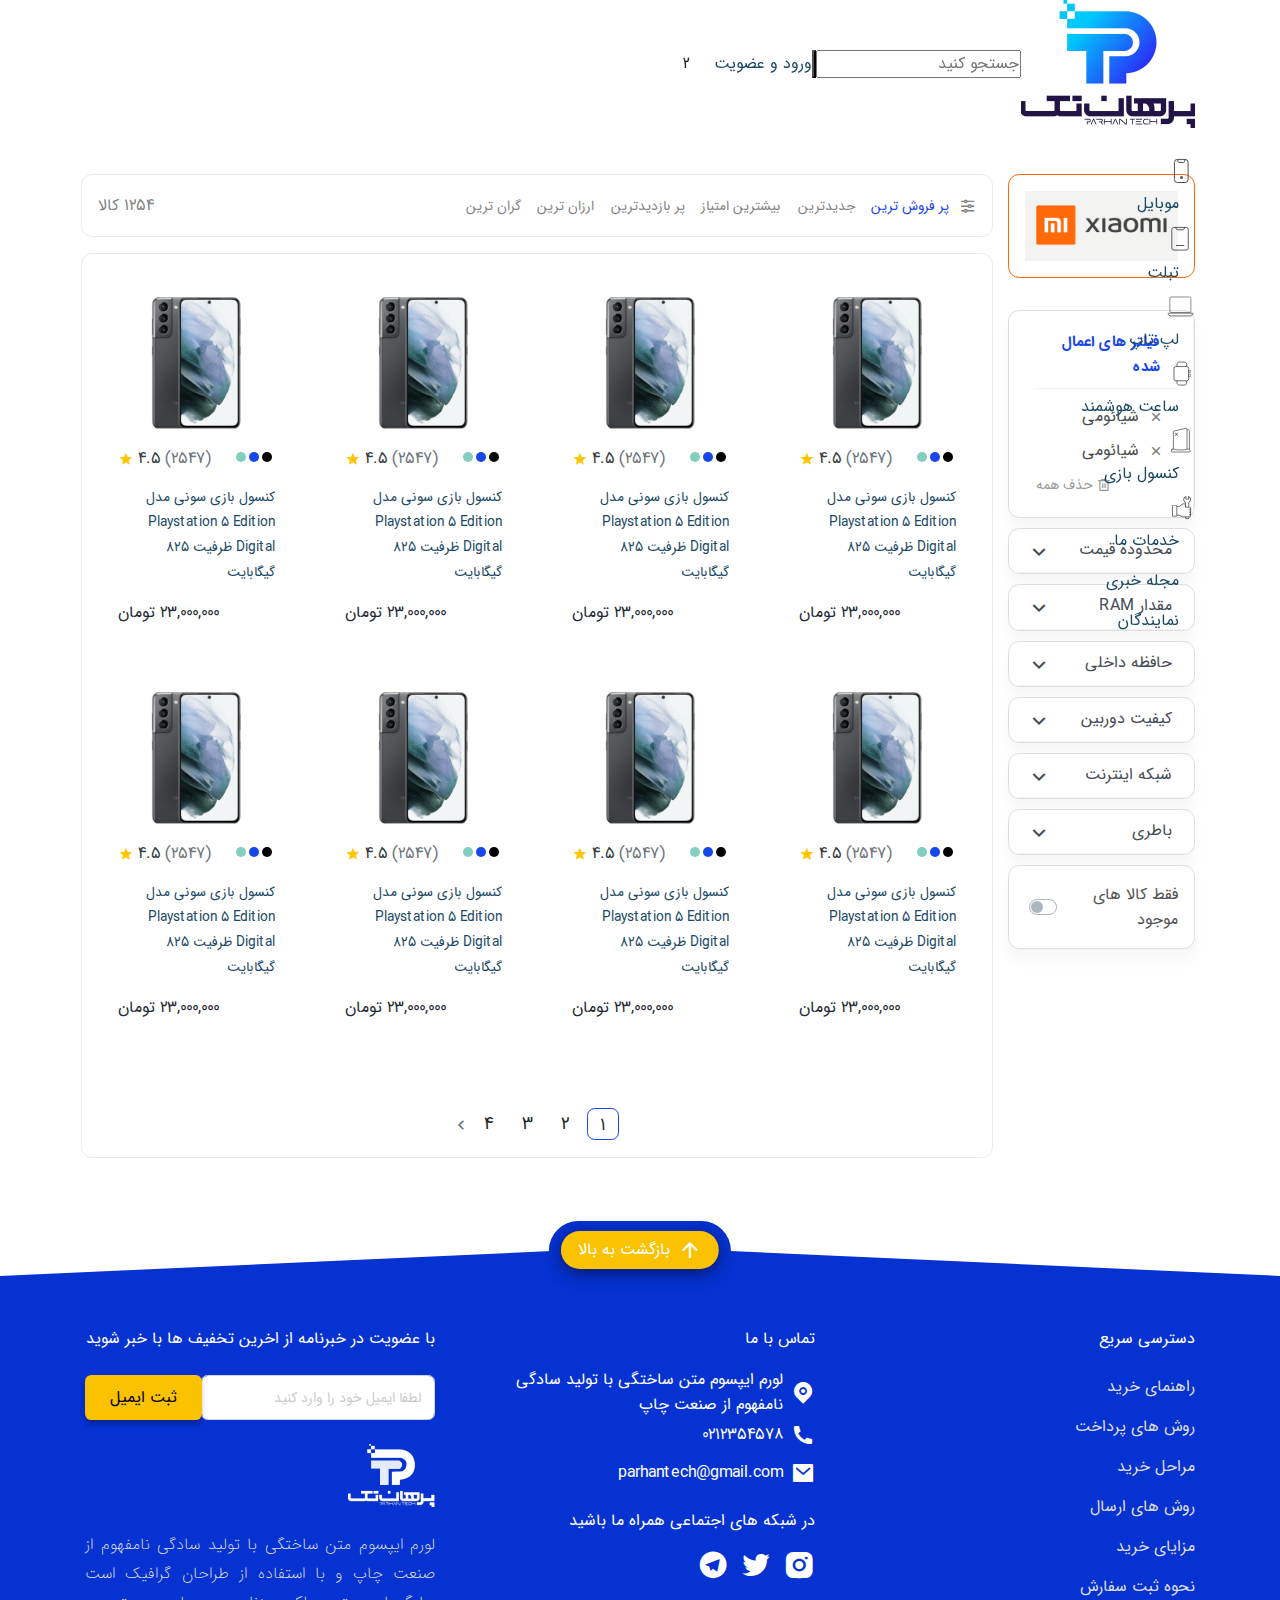
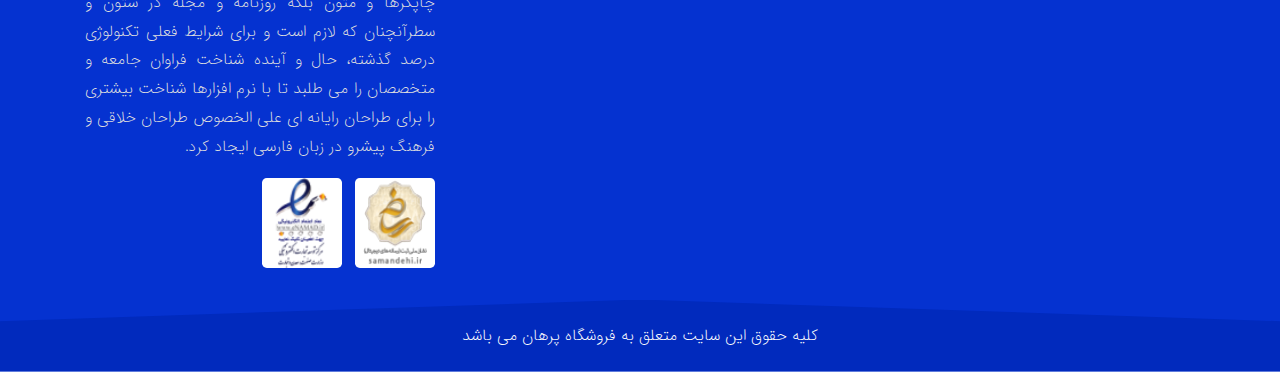
<file: search.html>
<!doctype html>
<html lang="fa" dir="rtl">

<head>
    <meta charset="UTF-8">
    <meta name="viewport" content="width=device-width, user-scalable=no, initial-scale=1.0">
    <meta http-equiv="X-UA-Compatible" content="ie=edge">
    <meta property='og:site_name' content=''>
    <meta property='og:type' content='website'>
    <meta property='og:title' content=''>
    <meta property='og:description' content=''>
    <meta property='og:image' content=''>
    <meta property='og:image:alt' content=''>
    <meta property='og:url' content=''>
    <meta property='og:locale' content=''>
    <meta name='twitter:title' content=''>
    <meta name='twitter:description' content=''>
    <meta name='twitter:image' content=''>
    <meta name='twitter:card' content=''>
    <meta name='twitter:site' content=''>
    <meta property='twitter:creator' content=''>
    <meta name="theme-color" content="#053A82"/>


    <!--begin favicons-->
    <link rel="apple-touch-icon" href="assets/images/favicons/apple-touch-icon.png" sizes="180x180">
    <link rel="icon" href="assets/images/favicons/favicon-32x32.png" sizes="32x32" type="image/png">
    <link rel="icon" href="assets/images/favicons/favicon-16x16.png" sizes="16x16" type="image/png">
    <link rel="mask-icon" href="assets/images/favicons/safari-pinned-tab.svg" color="#7952b3">
    <link rel="icon" href="assets/images/favicons/favicon.ico">
    <!--begin favicons-->

    <!--begin style-->
    <link rel="stylesheet" href="assets/css/app.css">
    <link rel="stylesheet" href="assets/vendor/swiper-js/swiper.min.css">
    <link rel="stylesheet" href="assets/css/custom.css">

    <!--end style-->

    <!--begin icons-->
    <link rel="stylesheet" href="assets/fonts/remixicon/fonts/remixicon.css">
    <!--end icons-->

    <!--begin fonts-->

    <!--end fonts-->

    <title>صفحه جستجو</title>
</head>
<body>
<!--begin header-->
<header id="header" class="t-header fixed-top">

    <div class="container">
        <div class="d-flex align-items-center justify-content-between">
            <i class="mobile-nav-toggle"></i>
            <div class="menu-parent"></div>
            <a href="index.html" class="t-header-logo d-none">
                <img class="d-block d-lg-none" src="assets/images/logo.png" alt="">
            </a>
        </div>


        <div class="t-header-row d-flex align-items-center pb-3">
            <div class="t-header-right d-flex  align-items-center justify-content-start">
                <a href="index.html" class="t-header-logo d-none d-lg-block">
                    <img class="" src="assets/images/logo.png" alt="">
                </a>
                <div class="t-header-search">
                    <div class="t-header-searchbox d-flex ">
                        <input type="text" name="" placeholder="جستجو کنید">
                        <button type="button" class="t-header-search-btn"></button>
                    </div>
                </div>
            </div>
            <div class="t-header-left d-flex align-items-center justify-content-end">
                <!--begin sign-in-account-->
                <a href="" class="sign-in-account__btn d-none d-lg-flex">ورود و عضویت</a>
                <!--begin sign-in-account-->


                <!--begin mobile user profile-->
                <a class="d-block d-lg-none user-profile__btn" href=""></a>
                <!--end mobile user profile-->

                <!--begin cart-->
                <div class="t-header-cart__btn mr-4">
                    <a href="" class=""></a>
                    <span class="js-cart-count t-header__btn-cart-counter t-header__btn-cart-counter--square">2</span>
                </div>

                <!--end cart-->

                <!--begin profile-->
                <!--        <a href="" class="sign-in-account__btn d-none d-lg-flex">حساب کاربری</a>-->
                <!--begin profile-->


            </div>
        </div>

        <!--        <a href="index.html" class="logo d-none d-lg-block"><img src="assets/images/logo.png" alt="" class="logo"></a>-->

        <!-- .navbar -->


    </div>
    <nav id="navbar" class="navbar">
        <div class="container">
            <div class="nav-header d-flex justify-content-center d-block d-lg-none">
                <a href="index.html" class="logo"><img src="assets/images/logo.png" alt="" class="logo"></a>
            </div>
            <ul id="h-ui">
                <li class="js-nav-hover">
                    <div></div>
                </li>
                <li>
                    <span class="nav-link__icon"><img src="assets/images/mobile.svg" alt=""></span>
                    <a class="nav-link nav-link__phone" href="">موبایل</a>
                </li>
                <li>
                    <span class="nav-link__icon"><img src="assets/images/tablet.svg" alt=""></span>
                    <a class="nav-link nav-link__tablet" href="">تبلت</a>
                </li>
                <li>
                    <span class="nav-link__icon"><img src="assets/images/laptpo.svg" alt=""></span>
                    <a class="nav-link nav-link__laptop" href="">لپ تاپ</a>
                </li>
                <li>
                    <span class="nav-link__icon"><img src="assets/images/watch.svg" alt=""></span>
                    <a class="nav-link nav-link__smart-watch" href="">ساعت هوشمند</a>
                </li>
                <li>
                    <span class="nav-link__icon"><img src="assets/images/console.svg" alt=""></span>
                    <a class="nav-link nav-link__game-consoles" href="">کنسول بازی</a>
                </li>
                <li>
                    <span class="nav-link__icon"><img src="assets/images/Services.svg" alt=""></span>
                    <a class="nav-link nav-link__services" href="">خدمات ما</a>
                </li>
                <li>
                    <a class="nav-link nav-link__articles" href="">مجله خبری</a>
                </li>
                <li><a class="nav-link nav-link__agent" href="">نمایندگان</a></li>

            </ul>
        </div>


    </nav>
</header>
<!--end header-->

<!--begin main-->
<main>

  <section class="c-search-ui mb-5">
      <div class="container">
          <div class="row">

              <div class="o-page__aside has-pager">
                  <div class="o-page__aside--listing js-list-aside-container js-sticky">
                      <div class="c-listing-sidebar js-list-aside js-sticky-inner">

                          <div class="c-listing-sidebar-item">
                              <a class="c-listing-sidebar__sponsored-product-link" href="">
                                  <img class="img-fluid" src="assets/images/banners/xiaomi-banner.png" alt=""
                                       loading="lazy">
                              </a>
                          </div>

                          <div class="c-listing-sidebar-item c-box">
                              <div class="c-listing-options__labels c-listing-options__labels--side-filter">
                                  <div class="c-listing-options__title">فیلتر های اعمال شده</div>
                                  <ul class="d-flex align-items-center flex-wrap">
                                      <li>
                                          <div class="c-listing-options__label">
                                              <button class="listing-option-remove"></button>
                                              <span>شیائومی</span>

                                          </div>
                                      </li>
                                      <li>
                                          <div class="c-listing-options__label">
                                              <button class="listing-option-remove"></button>
                                              <span>شیائومی</span>

                                          </div>
                                      </li>
                                  </ul>

                                  <div class="d-flex justify-content-end">
                                      <a class="js-listing-options-clear c-listing-options__clear">حذف همه</a>
                                  </div>
                              </div>
                          </div>

                          <div class="c-listing-sidebar-item c-box">
                              <div class="c-box__header c-box__header--toggleable js-box-toggle collapsed"
                                   data-toggle="collapse" data-target="#filter-price-range" aria-expanded="false"
                                   aria-controls="filter-price-range">
                                  محدوده قیمت
                              </div>
                              <div class="js-box-content collapse" id="filter-price-range">
                                  <div class="c-filter c-filter--params">
                                      <div class="form-group range__slider">
                                          <input id="price-range"
                                                 data-max="24000000"
                                                 data-min="2000000"
                                                 data-current="500"
                                                 type="range"
                                                 name=""
                                          />
                                      </div>
                                      <div class="range__value text-center">
                                          500
                                      </div>

                                      <button type="button" class="btn btn-primary--filter js-price-filter mt-3">اعمال
                                          فیلتر
                                      </button>
                                  </div>
                              </div>
                          </div>

                          <div class="c-listing-sidebar-item c-box">
                              <div class="c-box__header c-box__header--toggleable js-box-toggle collapsed"
                                   data-toggle="collapse" data-target="#multiCollapseExample2" aria-expanded="false"
                                   aria-controls="multiCollapseExample2">
                                  مقدار RAM
                              </div>
                              <div class="js-box-content collapse" id="multiCollapseExample2">
                                  <div class="c-filter c-filter--params">
                                      <ul>
                                          <li>
                                              <div class="custom-control custom-checkbox">
                                                  <input type="radio" name="ram" value="12"
                                                         class="custom-control-input"
                                                         id="ram_condition-param-12">
                                                  <label class="custom-control-label" for="ram_condition-param-12">12
                                                      گیگابایت</label>
                                              </div>
                                          </li>
                                          <li>
                                              <div class="custom-control custom-checkbox">
                                                  <input type="radio" name="ram" value="8"
                                                         class="custom-control-input"
                                                         id="ram_condition-param-8">
                                                  <label class="custom-control-label" for="ram_condition-param-8">8
                                                      گیگابایت</label>
                                              </div>
                                          </li>
                                          <li>
                                              <div class="custom-control custom-checkbox">
                                                  <input type="radio" name="ram" value="6"
                                                         class="custom-control-input"
                                                         id="ram_condition-param-6">
                                                  <label class="custom-control-label" for="ram_condition-param-6">6
                                                      گیگابایت</label>
                                              </div>
                                          </li>
                                          <li>
                                              <div class="custom-control custom-checkbox">
                                                  <input type="radio" name="ram" value="4"
                                                         class="custom-control-input"
                                                         id="ram_condition-param-4">
                                                  <label class="custom-control-label" for="ram_condition-param-4">4
                                                      گیگابایت</label>
                                              </div>
                                          </li>
                                      </ul>
                                  </div>
                              </div>
                          </div>

                          <div class="c-listing-sidebar-item c-box">
                              <div class="c-box__header c-box__header--toggleable js-box-toggle collapsed"
                                   data-toggle="collapse" data-target="#filter--storage" aria-expanded="false"
                                   aria-controls="filter--storage">
                                  حافظه داخلی
                              </div>
                              <div class="js-box-content collapse" id="filter--storage">
                                  <div class="c-filter c-filter--params">
                                      <ul>
                                          <li>
                                              <div class="custom-control custom-checkbox">
                                                  <input type="radio" name="ram" value="512"
                                                         class="custom-control-input"
                                                         id="storage_condition-param-512">
                                                  <label class="custom-control-label"
                                                         for="storage_condition-param-512">512
                                                      گیگابایت</label>
                                              </div>
                                          </li>
                                          <li>
                                              <div class="custom-control custom-checkbox">
                                                  <input type="radio" name="ram" value="256"
                                                         class="custom-control-input"
                                                         id="storage_condition-param-256">
                                                  <label class="custom-control-label"
                                                         for="storage_condition-param-256">256
                                                      گیگابایت</label>
                                              </div>
                                          </li>
                                      </ul>
                                  </div>
                              </div>
                          </div>

                          <div class="c-listing-sidebar-item c-box">
                              <div class="c-box__header c-box__header--toggleable js-box-toggle collapsed"
                                   data-toggle="collapse" data-target="#mb-filter-camera" aria-expanded="false"
                                   aria-controls="mb-filter-camera">
                                  کیفیت دوربین
                              </div>
                              <div class="js-box-content collapse" id="mb-filter-camera">
                                  <div class="c-filter c-filter--params">
                                      <ul>
                                          <li>
                                              <div class="custom-control custom-checkbox">
                                                  <input type="radio" name="camera" value="128"
                                                         class="custom-control-input"
                                                         id="mb-camera_condition-param-128">
                                                  <label class="custom-control-label"
                                                         for="mb-camera_condition-param-128">128
                                                  </label>
                                              </div>
                                          </li>
                                          <li>
                                              <div class="custom-control custom-checkbox">
                                                  <input type="radio" name="camera" value="64"
                                                         class="custom-control-input"
                                                         id="mb-camera_condition-param-64">
                                                  <label class="custom-control-label"
                                                         for="mb-camera_condition-param-64">64
                                                  </label>
                                              </div>
                                          </li>
                                      </ul>
                                  </div>
                              </div>
                          </div>

                          <div class="c-listing-sidebar-item c-box">
                              <div class="c-box__header c-box__header--toggleable js-box-toggle collapsed"
                                   data-toggle="collapse" data-target="#mb-filter--internet" aria-expanded="false"
                                   aria-controls="mb-filter--internet">
                                  شبکه اینترنت
                              </div>
                              <div class="js-box-content collapse" id="mb-filter--internet">
                                  <div class="c-filter c-filter--params">
                                      <ul>
                                          <li>
                                              <div class="custom-control custom-checkbox">
                                                  <input type="radio" name="internet" value="5g"
                                                         class="custom-control-input"
                                                         id="mb-internet_condition-param-5g">
                                                  <label class="custom-control-label"
                                                         for="mb-internet_condition-param-5g">5g
                                                  </label>
                                              </div>
                                          </li>
                                          <li>
                                              <div class="custom-control custom-checkbox">
                                                  <input type="radio" name="internet" value="4g"
                                                         class="custom-control-input"
                                                         id="mb-internet_condition-param-4g">
                                                  <label class="custom-control-label"
                                                         for="mb-internet_condition-param-4g">4g
                                                  </label>
                                              </div>
                                          </li>
                                      </ul>
                                  </div>
                              </div>
                          </div>

                          <div class="c-listing-sidebar-item c-box">
                              <div class="c-box__header c-box__header--toggleable js-box-toggle collapsed"
                                   data-toggle="collapse" data-target="#mb-filter--battery" aria-expanded="false"
                                   aria-controls="mb-filter--battery">
                                  باطری
                              </div>
                              <div class="js-box-content collapse" id="mb-filter--battery">
                                  <div class="c-filter c-filter--params">
                                      <ul>
                                          <li>
                                              <div class="custom-control custom-checkbox">
                                                  <input type="radio" name="battery" value="5000"
                                                         class="custom-control-input"
                                                         id="mb-battery_condition-param-5000">
                                                  <label class="custom-control-label"
                                                         for="mb-battery_condition-param-5000">5000
                                                  </label>
                                              </div>
                                          </li>
                                          <li>
                                              <div class="custom-control custom-checkbox">
                                                  <input type="radio" name="battery" value="4000"
                                                         class="custom-control-input"
                                                         id="mb-battery_condition-param-4000">
                                                  <label class="custom-control-label"
                                                         for="mb-battery_condition-param-4000">4000
                                                  </label>
                                              </div>
                                          </li>
                                      </ul>
                                  </div>
                              </div>
                          </div>

                          <div class="c-listing-sidebar-item c-box">
                              <div class="c-filter c-filter--params d-flex justify-content-between align-items-center">
                                  <div class="c-filter--switcher-title">فقط کالا های موجود</div>
                                  <div class="custom-control custom-switch ml-1">
                                      <input type="checkbox" name="has_selling_stock" class="custom-control-input"
                                             id="mb-has_selling_stock">
                                      <label class="custom-control-label" for="mb-has_selling_stock"></label>
                                  </div>
                              </div>

                          </div>

                      </div>
                  </div>
              </div>

              <div class="o-page__content">
                  <div class="c-listing__header-mobile mb-5 d-flex flex-wrap d-lg-none align-items-center">

                      <button type="button" class="btn c-btn-filter c-btn-filter--advanced js-search-advanced mb-2"
                              data-toggle="modal" data-target="#modal-filter--advanced" data-whatever="@mdo">جستجوی
                          پیشرفته
                      </button>

                      <button type="button" class="btn c-btn-filter c-btn-filter--direction js-search-sort mb-2"
                              data-toggle="modal" data-target="#modal-filter--direction" data-whatever="@mdo">
                          مرتبط ترین
                      </button>
                  </div>

                  <div class="c-listing__header d-flex flex-wrap justify-content-between align-items-center">
                      <div class="c-listing__header-items">
                          <ul class="c-listing__sort js-sort-options">
                              <li>
                                  <a class="is-active">پر فروش ترین</a>
                              </li>
                              <li>
                                  <a>جدیدترین</a>
                              </li>
                              <li>
                                  <a>بیشترین امتیاز</a>
                              </li>
                              <li>
                                  <a>پر بازدیدترین</a>
                              </li>
                              <li>
                                  <a>ارزان ترین</a>
                              </li>
                              <li>
                                  <a>گران ترین</a>
                              </li>
                          </ul>
                      </div>
                      <div class="c-listing__counter">1254 کالا</div>
                  </div>

                  <div class="c-listing__items">
                      <div class="row">
                          <div class="col-sm-6 col-xl-3">
                              <div class="product-box-ui product-box__sr">
                                  <a href="" class="product-box__img">
                                      <img class="img-fluid" src="assets/images/products/p-10.png" alt="" loading="lazy">

                                  </a>
                                  <div class="c-product-box__rate-status w-100 d-flex align-items-center flex-wrap justify-content-between position-relative">
                                      <ul class="product-box__variants position-relative d-flex flex-row">
                                          <li>
                                            <span class="variant variant--color"
                                                  style="background-color: #000000"></span>
                                          </li>
                                          <li>
                                            <span class="variant variant--color"
                                                  style="background-color: #1746EB"></span>
                                          </li>
                                          <li>
                                            <span class="variant variant--color"
                                                  style="background-color: #82CFBF"></span>
                                          </li>
                                      </ul>
                                      <div class="c-product-box__engagement-rating text-dark"><span
                                              class="ml-1  text-muted">(2547)</span>4.5
                                      </div>
                                  </div>
                                  <div class="product-box__title">
                                      <a href="">کنسول بازی سونی مدل Playstation 5 Edition
                                          Digital ظرفیت 825 گیگابایت</a>
                                  </div>
                                  <div class="product-box__price-row d-flex justify-content-end">
                                      <div class="new-price__value d-flex justify-content-end">
                                          23,000,000 تومان
                                      </div>
                                  </div>
                              </div>
                          </div>
                          <div class="col-sm-6 col-xl-3">
                              <div class="product-box-ui product-box__sr">
                                  <a href="" class="product-box__img">
                                      <img class="img-fluid" src="assets/images/products/p-10.png" alt="" loading="lazy">

                                  </a>
                                  <div class="c-product-box__rate-status w-100 d-flex align-items-center flex-wrap justify-content-between position-relative">
                                      <ul class="product-box__variants position-relative d-flex flex-row">
                                          <li>
                                            <span class="variant variant--color"
                                                  style="background-color: #000000"></span>
                                          </li>
                                          <li>
                                            <span class="variant variant--color"
                                                  style="background-color: #1746EB"></span>
                                          </li>
                                          <li>
                                            <span class="variant variant--color"
                                                  style="background-color: #82CFBF"></span>
                                          </li>
                                      </ul>
                                      <div class="c-product-box__engagement-rating text-dark"><span
                                              class="ml-1  text-muted">(2547)</span>4.5
                                      </div>
                                  </div>
                                  <div class="product-box__title">
                                      <a href="">کنسول بازی سونی مدل Playstation 5 Edition
                                          Digital ظرفیت 825 گیگابایت</a>
                                  </div>
                                  <div class="product-box__price-row d-flex justify-content-end">
                                      <div class="new-price__value d-flex justify-content-end">
                                          23,000,000 تومان
                                      </div>
                                  </div>
                              </div>
                          </div>
                          <div class="col-sm-6 col-xl-3">
                              <div class="product-box-ui product-box__sr">
                                  <a href="" class="product-box__img">
                                      <img class="img-fluid" src="assets/images/products/p-10.png" alt="" loading="lazy">

                                  </a>
                                  <div class="c-product-box__rate-status w-100 d-flex align-items-center flex-wrap justify-content-between position-relative">
                                      <ul class="product-box__variants position-relative d-flex flex-row">
                                          <li>
                                            <span class="variant variant--color"
                                                  style="background-color: #000000"></span>
                                          </li>
                                          <li>
                                            <span class="variant variant--color"
                                                  style="background-color: #1746EB"></span>
                                          </li>
                                          <li>
                                            <span class="variant variant--color"
                                                  style="background-color: #82CFBF"></span>
                                          </li>
                                      </ul>
                                      <div class="c-product-box__engagement-rating text-dark"><span
                                              class="ml-1  text-muted">(2547)</span>4.5
                                      </div>
                                  </div>
                                  <div class="product-box__title">
                                      <a href="">کنسول بازی سونی مدل Playstation 5 Edition
                                          Digital ظرفیت 825 گیگابایت</a>
                                  </div>
                                  <div class="product-box__price-row d-flex justify-content-end">
                                      <div class="new-price__value d-flex justify-content-end">
                                          23,000,000 تومان
                                      </div>
                                  </div>
                              </div>
                          </div>
                          <div class="col-sm-6 col-xl-3">
                              <div class="product-box-ui product-box__sr">
                                  <a href="" class="product-box__img">
                                      <img class="img-fluid" src="assets/images/products/p-10.png" alt="" loading="lazy">

                                  </a>
                                  <div class="c-product-box__rate-status w-100 d-flex align-items-center flex-wrap justify-content-between position-relative">
                                      <ul class="product-box__variants position-relative d-flex flex-row">
                                          <li>
                                            <span class="variant variant--color"
                                                  style="background-color: #000000"></span>
                                          </li>
                                          <li>
                                            <span class="variant variant--color"
                                                  style="background-color: #1746EB"></span>
                                          </li>
                                          <li>
                                            <span class="variant variant--color"
                                                  style="background-color: #82CFBF"></span>
                                          </li>
                                      </ul>
                                      <div class="c-product-box__engagement-rating text-dark"><span
                                              class="ml-1  text-muted">(2547)</span>4.5
                                      </div>
                                  </div>
                                  <div class="product-box__title">
                                      <a href="">کنسول بازی سونی مدل Playstation 5 Edition
                                          Digital ظرفیت 825 گیگابایت</a>
                                  </div>
                                  <div class="product-box__price-row d-flex justify-content-end">
                                      <div class="new-price__value d-flex justify-content-end">
                                          23,000,000 تومان
                                      </div>
                                  </div>
                              </div>
                          </div>
                          <div class="col-sm-6 col-xl-3">
                              <div class="product-box-ui product-box__sr">
                                  <a href="" class="product-box__img">
                                      <img class="img-fluid" src="assets/images/products/p-10.png" alt="" loading="lazy">

                                  </a>
                                  <div class="c-product-box__rate-status w-100 d-flex align-items-center flex-wrap justify-content-between position-relative">
                                      <ul class="product-box__variants position-relative d-flex flex-row">
                                          <li>
                                            <span class="variant variant--color"
                                                  style="background-color: #000000"></span>
                                          </li>
                                          <li>
                                            <span class="variant variant--color"
                                                  style="background-color: #1746EB"></span>
                                          </li>
                                          <li>
                                            <span class="variant variant--color"
                                                  style="background-color: #82CFBF"></span>
                                          </li>
                                      </ul>
                                      <div class="c-product-box__engagement-rating text-dark"><span
                                              class="ml-1  text-muted">(2547)</span>4.5
                                      </div>
                                  </div>
                                  <div class="product-box__title">
                                      <a href="">کنسول بازی سونی مدل Playstation 5 Edition
                                          Digital ظرفیت 825 گیگابایت</a>
                                  </div>
                                  <div class="product-box__price-row d-flex justify-content-end">
                                      <div class="new-price__value d-flex justify-content-end">
                                          23,000,000 تومان
                                      </div>
                                  </div>
                              </div>
                          </div>
                          <div class="col-sm-6 col-xl-3">
                              <div class="product-box-ui product-box__sr">
                                  <a href="" class="product-box__img">
                                      <img class="img-fluid" src="assets/images/products/p-10.png" alt="" loading="lazy">

                                  </a>
                                  <div class="c-product-box__rate-status w-100 d-flex align-items-center flex-wrap justify-content-between position-relative">
                                      <ul class="product-box__variants position-relative d-flex flex-row">
                                          <li>
                                            <span class="variant variant--color"
                                                  style="background-color: #000000"></span>
                                          </li>
                                          <li>
                                            <span class="variant variant--color"
                                                  style="background-color: #1746EB"></span>
                                          </li>
                                          <li>
                                            <span class="variant variant--color"
                                                  style="background-color: #82CFBF"></span>
                                          </li>
                                      </ul>
                                      <div class="c-product-box__engagement-rating text-dark"><span
                                              class="ml-1  text-muted">(2547)</span>4.5
                                      </div>
                                  </div>
                                  <div class="product-box__title">
                                      <a href="">کنسول بازی سونی مدل Playstation 5 Edition
                                          Digital ظرفیت 825 گیگابایت</a>
                                  </div>
                                  <div class="product-box__price-row d-flex justify-content-end">
                                      <div class="new-price__value d-flex justify-content-end">
                                          23,000,000 تومان
                                      </div>
                                  </div>
                              </div>
                          </div>
                          <div class="col-sm-6 col-xl-3">
                              <div class="product-box-ui product-box__sr">
                                  <a href="" class="product-box__img">
                                      <img class="img-fluid" src="assets/images/products/p-10.png" alt="" loading="lazy">

                                  </a>
                                  <div class="c-product-box__rate-status w-100 d-flex align-items-center flex-wrap justify-content-between position-relative">
                                      <ul class="product-box__variants position-relative d-flex flex-row">
                                          <li>
                                            <span class="variant variant--color"
                                                  style="background-color: #000000"></span>
                                          </li>
                                          <li>
                                            <span class="variant variant--color"
                                                  style="background-color: #1746EB"></span>
                                          </li>
                                          <li>
                                            <span class="variant variant--color"
                                                  style="background-color: #82CFBF"></span>
                                          </li>
                                      </ul>
                                      <div class="c-product-box__engagement-rating text-dark"><span
                                              class="ml-1  text-muted">(2547)</span>4.5
                                      </div>
                                  </div>
                                  <div class="product-box__title">
                                      <a href="">کنسول بازی سونی مدل Playstation 5 Edition
                                          Digital ظرفیت 825 گیگابایت</a>
                                  </div>
                                  <div class="product-box__price-row d-flex justify-content-end">
                                      <div class="new-price__value d-flex justify-content-end">
                                          23,000,000 تومان
                                      </div>
                                  </div>
                              </div>
                          </div>
                          <div class="col-sm-6 col-xl-3">
                              <div class="product-box-ui product-box__sr">
                                  <a href="" class="product-box__img">
                                      <img class="img-fluid" src="assets/images/products/p-10.png" alt="" loading="lazy">

                                  </a>
                                  <div class="c-product-box__rate-status w-100 d-flex align-items-center flex-wrap justify-content-between position-relative">
                                      <ul class="product-box__variants position-relative d-flex flex-row">
                                          <li>
                                            <span class="variant variant--color"
                                                  style="background-color: #000000"></span>
                                          </li>
                                          <li>
                                            <span class="variant variant--color"
                                                  style="background-color: #1746EB"></span>
                                          </li>
                                          <li>
                                            <span class="variant variant--color"
                                                  style="background-color: #82CFBF"></span>
                                          </li>
                                      </ul>
                                      <div class="c-product-box__engagement-rating text-dark"><span
                                              class="ml-1  text-muted">(2547)</span>4.5
                                      </div>
                                  </div>
                                  <div class="product-box__title">
                                      <a href="">کنسول بازی سونی مدل Playstation 5 Edition
                                          Digital ظرفیت 825 گیگابایت</a>
                                  </div>
                                  <div class="product-box__price-row d-flex justify-content-end">
                                      <div class="new-price__value d-flex justify-content-end">
                                          23,000,000 تومان
                                      </div>
                                  </div>
                              </div>
                          </div>
                      </div>

                      <div class="pagination mt-5 d-flex justify-content-center text-center">
                          <ul> <!--pages or li are comes from javascript --> </ul>
                      </div>
                  </div>

              </div>

          </div>
      </div>
  </section>
</main>

<div class="modal fade" id="modal-filter--advanced" tabindex="-1" role="dialog" aria-hidden="true">
    <div class="modal-dialog modal-dialog-scrollable modal-fullscreen" role="document">
        <div class="modal-content">
            <div class="modal-header">
                <h5 class="modal-title" id="exampleModalLabel">جستجوی پیشرفته</h5>
                <button type="button" class="close" data-dismiss="modal" aria-label="Close">
                    <span aria-hidden="true">&times;</span>
                </button>
            </div>
            <div class="modal-body">
                <div class="o-page__aside--listing js-list-aside-container js-sticky">
                    <div class="c-listing-sidebar js-list-aside js-sticky-inner">

                        <div class="c-listing-sidebar-item d-none">
                            <a class="c-listing-sidebar__sponsored-product-link" href="">
                                <img class="img-fluid" src="assets/images/banners/xiaomi-banner.png" alt=""
                                     loading="lazy">
                            </a>
                        </div>

                        <div class="c-listing-sidebar-item c-box">
                            <div class="c-listing-options__labels c-listing-options__labels--side-filter">
                                <div class="c-listing-options__title">فیلتر های اعمال شده</div>
                                <ul class="d-flex align-items-center flex-wrap">
                                    <li>
                                        <div class="c-listing-options__label">
                                            <button class="listing-option-remove"></button>
                                            <span>شیائومی</span>

                                        </div>
                                    </li>
                                    <li>
                                        <div class="c-listing-options__label">
                                            <button class="listing-option-remove"></button>
                                            <span>شیائومی</span>

                                        </div>
                                    </li>
                                </ul>

                                <div class="d-flex justify-content-end">
                                    <a class="js-listing-options-clear c-listing-options__clear">حذف همه</a>
                                </div>
                            </div>
                        </div>

                        <div class="c-listing-sidebar-item c-box">
                            <div class="c-box__header c-box__header--toggleable js-box-toggle collapsed"
                                 data-toggle="collapse" data-target="#mb-filter-price-range" aria-expanded="false"
                                 aria-controls="mb-filter-price-range">
                                محدوده قیمت
                            </div>
                            <div class="js-box-content collapse" id="mb-filter-price-range">
                                <div class="c-filter c-filter--params">
                                    <div class="form-group range__slider">
                                        <input id="mb-price-range"
                                               class="price-range"
                                               data-max="24000000"
                                               data-min="2000000"
                                               data-current="500"
                                               type="range"
                                               name=""
                                        />
                                    </div>
                                    <div class="mobile-range__value text-center">
                                        500
                                    </div>

                                    <button type="button" class="btn btn-primary--filter js-price-filter mt-3">اعمال
                                        فیلتر
                                    </button>
                                </div>
                            </div>
                        </div>

                        <div class="c-listing-sidebar-item c-box">
                            <div class="c-box__header c-box__header--toggleable js-box-toggle collapsed"
                                 data-toggle="collapse" data-target="#ram-filter-condition" aria-expanded="false"
                                 aria-controls="ram-filter-condition">
                                مقدار RAM
                            </div>
                            <div class="js-box-content collapse" id="ram-filter-condition">
                                <div class="c-filter c-filter--params">
                                    <ul>
                                        <li>
                                            <div class="custom-control custom-checkbox">
                                                <input type="radio" name="ram" value="12"
                                                       class="custom-control-input"
                                                       id="mb-ram_condition-param-12">
                                                <label class="custom-control-label" for="mb-ram_condition-param-12">12
                                                    گیگابایت</label>
                                            </div>
                                        </li>
                                        <li>
                                            <div class="custom-control custom-checkbox">
                                                <input type="radio" name="ram" value="8"
                                                       class="custom-control-input"
                                                       id="mb-ram_condition-param-8">
                                                <label class="custom-control-label" for="mb-ram_condition-param-8">8
                                                    گیگابایت</label>
                                            </div>
                                        </li>
                                        <li>
                                            <div class="custom-control custom-checkbox">
                                                <input type="radio" name="ram" value="6"
                                                       class="custom-control-input"
                                                       id="mb-ram_condition-param-6">
                                                <label class="custom-control-label" for="mb-ram_condition-param-6">6
                                                    گیگابایت</label>
                                            </div>
                                        </li>
                                        <li>
                                            <div class="custom-control custom-checkbox">
                                                <input type="radio" name="ram" value="4"
                                                       class="custom-control-input"
                                                       id="mb-ram_condition-param-4">
                                                <label class="custom-control-label" for="mb-ram_condition-param-4">4
                                                    گیگابایت</label>
                                            </div>
                                        </li>
                                    </ul>
                                </div>
                            </div>
                        </div>

                        <div class="c-listing-sidebar-item c-box">
                            <div class="c-box__header c-box__header--toggleable js-box-toggle collapsed"
                                 data-toggle="collapse" data-target="#mb-filter--storage" aria-expanded="false"
                                 aria-controls="mb-filter--storage">
                                حافظه داخلی
                            </div>
                            <div class="js-box-content collapse" id="mb-filter--storage">
                                <div class="c-filter c-filter--params">
                                    <ul>
                                        <li>
                                            <div class="custom-control custom-checkbox">
                                                <input type="radio" name="storage" value="512"
                                                       class="custom-control-input"
                                                       id="camera_condition-param-512">
                                                <label class="custom-control-label"
                                                       for="camera_condition-param-512">512
                                                    گیگابایت</label>
                                            </div>
                                        </li>
                                        <li>
                                            <div class="custom-control custom-checkbox">
                                                <input type="radio" name="storage" value="256"
                                                       class="custom-control-input"
                                                       id="camera_condition-param-256">
                                                <label class="custom-control-label"
                                                       for="camera_condition-param-256">256
                                                    گیگابایت</label>
                                            </div>
                                        </li>
                                    </ul>
                                </div>
                            </div>
                        </div>

                        <div class="c-listing-sidebar-item c-box">
                            <div class="c-box__header c-box__header--toggleable js-box-toggle collapsed"
                                 data-toggle="collapse" data-target="#camera" aria-expanded="false"
                                 aria-controls="camera">
                                کیفیت دوربین
                            </div>
                            <div class="js-box-content collapse" id="camera">
                                <div class="c-filter c-filter--params">
                                    <ul>
                                        <li>
                                            <div class="custom-control custom-checkbox">
                                                <input type="radio" name="camera" value="128"
                                                       class="custom-control-input"
                                                       id="camera_condition-param-128">
                                                <label class="custom-control-label"
                                                       for="camera_condition-param-128">128
                                                </label>
                                            </div>
                                        </li>
                                        <li>
                                            <div class="custom-control custom-checkbox">
                                                <input type="radio" name="camera" value="64"
                                                       class="custom-control-input"
                                                       id="camera_condition-param-64">
                                                <label class="custom-control-label"
                                                       for="camera_condition-param-64">64
                                                </label>
                                            </div>
                                        </li>
                                    </ul>
                                </div>
                            </div>
                        </div>

                        <div class="c-listing-sidebar-item c-box">
                            <div class="c-box__header c-box__header--toggleable js-box-toggle collapsed"
                                 data-toggle="collapse" data-target="#filter--internet" aria-expanded="false"
                                 aria-controls="filter--internet">
                                شبکه اینترنت
                            </div>
                            <div class="js-box-content collapse" id="filter--internet">
                                <div class="c-filter c-filter--params">
                                    <ul>
                                        <li>
                                            <div class="custom-control custom-checkbox">
                                                <input type="radio" name="internet" value="5g"
                                                       class="custom-control-input"
                                                       id="internet_condition-param-5g">
                                                <label class="custom-control-label"
                                                       for="internet_condition-param-5g">5g
                                                </label>
                                            </div>
                                        </li>
                                        <li>
                                            <div class="custom-control custom-checkbox">
                                                <input type="radio" name="internet" value="4g"
                                                       class="custom-control-input"
                                                       id="internet_condition-param-4g">
                                                <label class="custom-control-label"
                                                       for="internet_condition-param-4g">4g
                                                </label>
                                            </div>
                                        </li>
                                    </ul>
                                </div>
                            </div>
                        </div>

                        <div class="c-listing-sidebar-item c-box">
                            <div class="c-box__header c-box__header--toggleable js-box-toggle collapsed"
                                 data-toggle="collapse" data-target="#filter--battery" aria-expanded="false"
                                 aria-controls="filter--battery">
                                باطری
                            </div>
                            <div class="js-box-content collapse" id="filter--battery">
                                <div class="c-filter c-filter--params">
                                    <ul>
                                        <li>
                                            <div class="custom-control custom-checkbox">
                                                <input type="radio" name="battery" value="5000"
                                                       class="custom-control-input"
                                                       id="battery_condition-param-5000">
                                                <label class="custom-control-label"
                                                       for="battery_condition-param-5000">5000
                                                </label>
                                            </div>
                                        </li>
                                        <li>
                                            <div class="custom-control custom-checkbox">
                                                <input type="radio" name="battery" value="4000"
                                                       class="custom-control-input"
                                                       id="battery_condition-param-4000">
                                                <label class="custom-control-label"
                                                       for="battery_condition-param-4000">4000
                                                </label>
                                            </div>
                                        </li>
                                    </ul>
                                </div>
                            </div>
                        </div>

                        <div class="c-listing-sidebar-item c-box">
                            <div class="c-filter c-filter--params d-flex justify-content-between align-items-center">
                                <div class="c-filter--switcher-title">فقط کالا های موجود</div>
                                <div class="custom-control custom-switch ml-1">
                                    <input type="checkbox" name="has_selling_stock" class="custom-control-input"
                                           id="has_selling_stock">
                                    <label class="custom-control-label" for="has_selling_stock"></label>
                                </div>
                            </div>

                        </div>

                    </div>
                </div>
            </div>
            <div class="modal-footer">
                <button type="button" class="btn btn btn-primary--filter js-price-filter mt-3">اعمال فیلتر</button>
            </div>
        </div>
    </div>
</div>

<div class="modal fade" id="modal-filter--direction" tabindex="-1" role="dialog" aria-hidden="true">
    <div class="modal-dialog modal-dialog-scrollable modal-dialog-centered modal-filter__sort" role="document">
        <div class="modal-content">
            <div class="modal-header">
                <h5 class="modal-title">مرتب سازی بر اساس</h5>
                <button type="button" class="close" data-dismiss="modal" aria-label="Close">
                    <span aria-hidden="true">&times;</span>
                </button>
            </div>
            <div class="modal-body">
                <ul class="search_sort__items">
                    <li>
                        <div class="custom-control custom-radio">
                            <input type="radio" id="search_sort0" name="search_sort" value="" class="custom-control-input">
                            <label class="custom-control-label" for="search_sort0">پر فروش ترین</label>
                        </div>
                    </li>
                    <li>
                        <div class="custom-control custom-radio">
                            <input type="radio" id="search_sort1" name="search_sort" value="" class="custom-control-input">
                            <label class="custom-control-label" for="search_sort1"> جدید ترین</label>
                        </div>
                    </li>
                    <li>
                        <div class="custom-control custom-radio">
                            <input type="radio" id="search_sort2" name="search_sort" value="" class="custom-control-input">
                            <label class="custom-control-label" for="search_sort2"> بیش ترین امتیاز</label>
                        </div>
                    </li>
                    <li>
                        <div class="custom-control custom-radio">
                            <input type="radio" id="search_sort3" name="search_sort" value="" class="custom-control-input">
                            <label class="custom-control-label" for="search_sort3"> پر بازدید ترین</label>
                        </div>
                    </li>
                    <li>
                        <div class="custom-control custom-radio">
                            <input type="radio" id="search_sort4" name="search_sort" value="" class="custom-control-input">
                            <label class="custom-control-label" for="search_sort4"> ارزان ترین</label>
                        </div>
                    </li>
                    <li>
                        <div class="custom-control custom-radio">
                            <input type="radio" id="search_sort5" name="search_sort" value="" class="custom-control-input">
                            <label class="custom-control-label" for="search_sort5"> گران ترین</label>
                        </div>
                    </li>
                </ul>
            </div>
            <div class="modal-footer">
                <button type="button" class="btn btn btn-primary--filter js-price-filter mt-3">اعمال فیلتر</button>
            </div>
        </div>
    </div>
</div>

<!--end main-->


<!--begin footer-->
<footer>
        <span class="footer__jump-to-top-btn-container">
        <button type="button" class="btn footer__jump-to-top-btn has-icon-right arrow-up-icon-ui js-scroll-to-top-btn">بازگشت به بالا</button>
    </span>

    <div class="ww">
        <div class="container">
            <div class="row">
                <div class="col-md-6 col-lg-4">
                    <div class="footer__column-link">
                        <div class="footer__column-label footer__column-quick-access">دسترسی سریع</div>
                        <ul class="mt-3 navi-new-list__options-list">
                            <li><a href="">راهنمای خرید</a></li>
                            <li><a href="">روش های پرداخت</a></li>
                            <li class="border-none"><a href="">مراحل خرید</a></li>
                            <li><a href="">روش های ارسال</a></li>
                            <li><a href="">مزایای خرید</a></li>
                            <li class="border-none"><a href="">نحوه ثبت سفارش</a></li>
                        </ul>
                    </div>
                </div>
                <div class="col-md-6 col-lg-4">
                    <div class="footer__column-link">
                        <div class="footer__column-label">تماس با ما</div>
                        <ul class="mt-3">
                            <li>
                                <div class="has-icon-right address-icon-ui line-height-normal">لورم ایپسوم متن ساختگی با
                                    تولید سادگی نامفهوم از صنعت چاپ
                                </div>
                            </li>
                            <li>
                                <div class="has-icon-right phone-icon-ui">0212354578</div>
                            </li>
                            <li><a class="has-icon-right email-icon-ui" href="mailto: parhantech@gmail.com">parhantech@gmail.com</a>
                            </li>
                        </ul>
                        <div class="footer__column-social-media">
                            <div class="footer__column-social-media-label mt-3">در شبکه های اجتماعی همراه ما باشید</div>
                            <div class="footer__column-social-media-items d-flex align-items-center mt-2">
                                <a href="" class="footer__column-social-media-item">
                                    <i class="ri-instagram-fill ri-2x"></i>
                                </a>
                                <a href="" class="footer__column-social-media-item">
                                    <i class="ri-twitter-fill ri-2x"></i>
                                </a>
                                <a href="" class="footer__column-social-media-item">
                                    <i class="ri-telegram-fill ri-2x"></i>
                                </a>
                            </div>
                        </div>
                    </div>
                </div>
                <div class="col-md-6 col-lg-4">
                    <div class="footer__column-link">
                        <div class="footer__column-label footer__newsletter-label">با عضویت در خبرنامه از اخرین تخفیف ها
                            با خبر شوید
                        </div>
                        <div class="input-group my-4">
                            <input type="text" class="form-control news-letter-subscription-input "
                                   placeholder="لطفا ایمیل خود را وارد کنید" aria-label=""
                                   aria-describedby="basic-addon1">
                            <div class="input-group-prepend">
                                <button class="btn btn-warning-ui  footer__newsletter-send-btn footer__newsletter-send-btn--disabled"
                                        type="button">ثبت ایمیل
                                </button>
                            </div>

                        </div>
                        <div class="footer__logo my-4">
                            <a href="">
                                <img src="assets/images/logo-white.png" alt="logo">
                            </a>
                        </div>
                        <div class="footer__seo-container text-justify">
                            لورم ایپسوم متن ساختگی با تولید سادگی نامفهوم از صنعت چاپ و با استفاده از طراحان گرافیک است
                            چاپگرها و متون بلکه روزنامه و مجله در ستون و سطرآنچنان که لازم است و برای شرایط فعلی
                            تکنولوژی درصد گذشته، حال و آینده شناخت فراوان جامعه و متخصصان را می طلبد تا
                            با نرم افزارها شناخت بیشتری را برای طراحان رایانه ای علی الخصوص طراحان خلاقی و فرهنگ پیشرو
                            در زبان فارسی ایجاد کرد.
                        </div>
                        <div class="mt-3">
                            <div class="footer__trust-symbol ml-2">
                                <a href="">
                                    <img src="assets/images/ww.png" alt="">
                                </a>
                            </div>
                            <div class="footer__trust-symbol">
                                <a href="">
                                    <img src="assets/images/ss.png" alt="">
                                </a>
                            </div>
                        </div>
                    </div>
                </div>
            </div>
        </div>
        <div class="footer__copyright d-flex align-items-center text-center justify-content-center">
            کلیه حقوق این سایت متعلق به فروشگاه پرهان می باشد
        </div>
    </div>


</footer>
<!--end footer-->


<!--begin scripts-->
<script src="assets/js/jquery-3.6.0.min.js"></script>
<script src="assets/js/app.js"></script>
<script src="assets/vendor/swiper-js/swiper.min.js"></script>
<script src="assets/vendor/c3/c3.bundle.js"></script>
<script src="assets/js/main.js"></script>
<!--end scripts-->
</body>
</html>
</file>
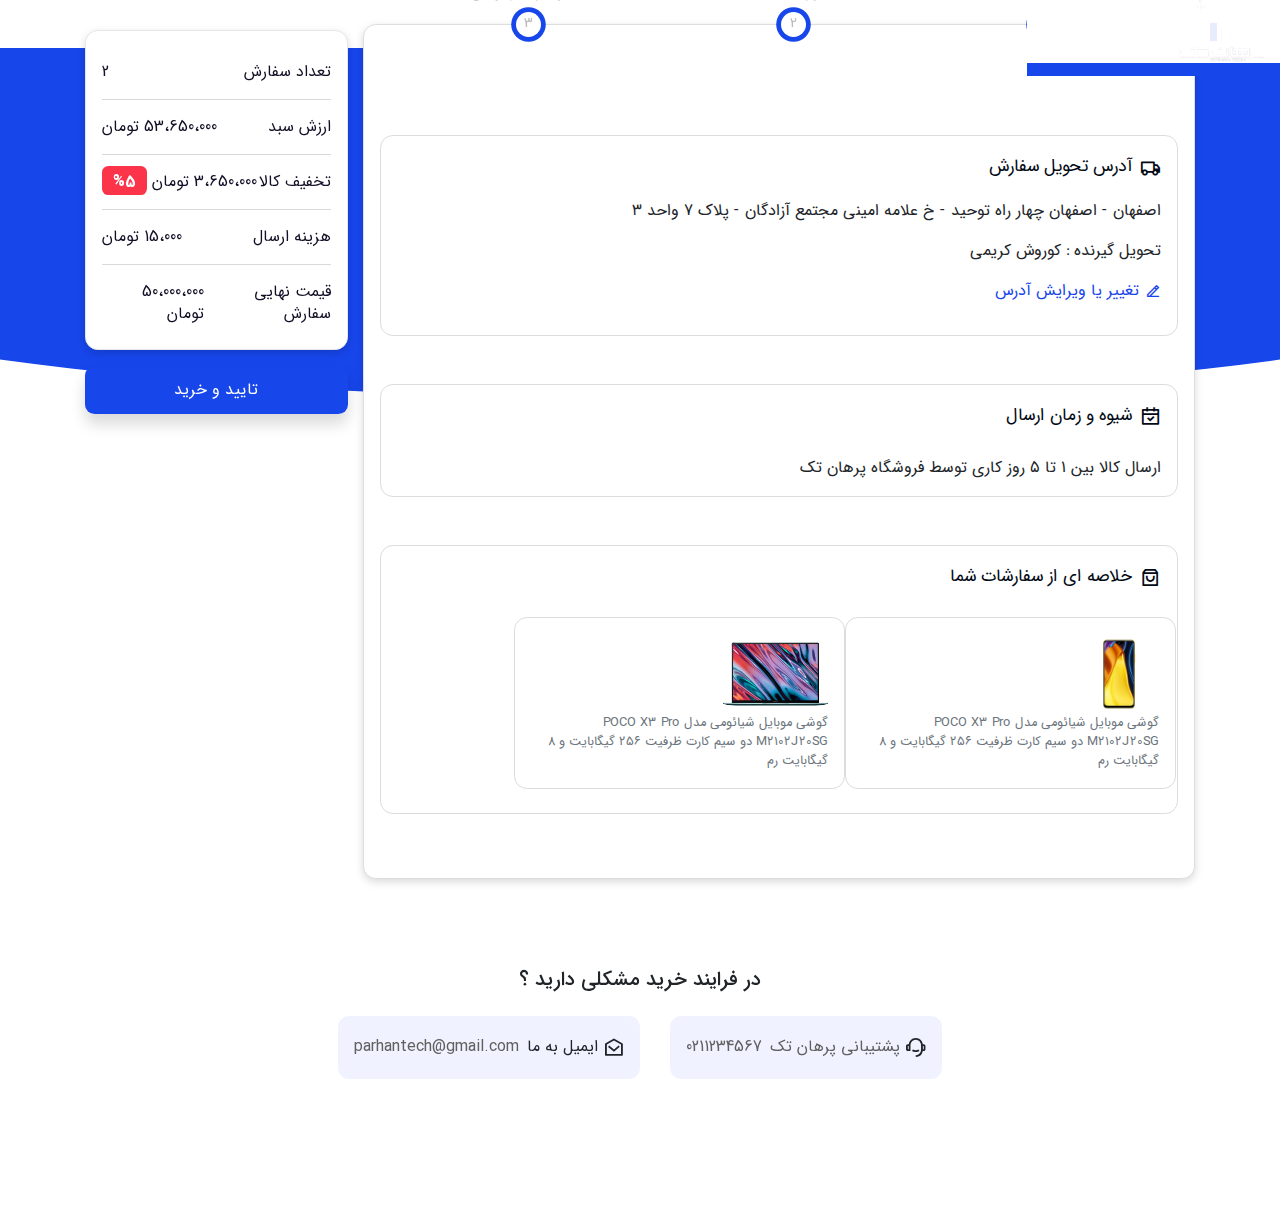
<file: shipping.html>
<!DOCTYPE html>
<html lang="fa" dir="rtl">
<head>
    <meta charset="UTF-8">
    <meta name="viewport" content="width=device-width, user-scalable=no, initial-scale=1.0">
    <meta http-equiv="X-UA-Compatible" content="ie=edge">
    <meta property='og:site_name' content=''>
    <meta property='og:type' content='website'>
    <meta property='og:title' content=''>
    <meta property='og:description' content=''>
    <meta property='og:image' content=''>
    <meta property='og:image:alt' content=''>
    <meta property='og:url' content=''>
    <meta property='og:locale' content=''>
    <meta name='twitter:title' content=''>
    <meta name='twitter:description' content=''>
    <meta name='twitter:image' content=''>
    <meta name='twitter:card' content=''>
    <meta name='twitter:site' content=''>
    <meta property='twitter:creator' content=''>
    <meta name="theme-color" content="#053A82"/>


    <!--begin favicons-->
    <link rel="apple-touch-icon" href="assets/images/favicons/apple-touch-icon.png" sizes="180x180">
    <link rel="icon" href="assets/images/favicons/favicon-32x32.png" sizes="32x32" type="image/png">
    <link rel="icon" href="assets/images/favicons/favicon-16x16.png" sizes="16x16" type="image/png">
    <link rel="icon" href="assets/images/favicons/favicon.ico">
    <!--begin favicons-->

    <!--begin style-->
    <link rel="stylesheet" href="assets/css/app.css">
    <link rel="stylesheet" href="assets/vendor/swiper-js/swiper.min.css">
    <link rel="stylesheet" href="assets/css/custom.css">

    <!--end style-->

    <!--begin icons-->
    <link rel="stylesheet" href="assets/fonts/remixicon/fonts/remixicon.css">
    <!--end icons-->

    <!--begin fonts-->

    <!--end fonts-->

    <title>آدرس و زمان ارسال | فروشگاه پرهان تک</title>
</head>
<body class="t-header-light c-checkout-pages c-checkout-pages-ui">

<header class="c-header">
    <div class="container">
        <div class="c-header-row d-flex justify-content-between align-items-center">
            <div class="c-header-right">
                <a href="index.html" class="t-header-logo">
                    <img class="" src="assets/images/logo-white.png" alt="">
                </a>
            </div>
            <div class="c-header-left">
                <a href="" class="btn c-btn-back-ui">بازگشت به سایت</a>
            </div>
        </div>
    </div>
</header>

<!--begin main-->
<main>
    <section class="c-checkout-pages-s-ui"></section>
    <section>
        <div class="container">
            <div class="d-flex flex-wrap">
                <section class="o-page__content my-0">
                    <!-- progressbar -->
                    <ul class="c-checkout-steps">
                        <li class="active" id="account">
                            <strong>اطلاعات ارسال</strong>
                            <div class="c-checkout-steps__item c-checkout-steps__item--summary">
                                <div>1</div>
                            </div>
                        </li>
                        <li id="personal">
                            <strong>پرداخت</strong>
                            <div class="c-checkout-steps__item c-checkout-steps__item--summary">
                                <div>2</div>
                            </div>
                        </li>
                        <li id="payment">
                            <strong>اتمام خرید و ارسال</strong>
                            <div class="c-checkout-steps__item c-checkout-steps__item--summary">
                                <div>3</div>
                            </div>
                        </li>
                    </ul>
                    <div class="address-section">
                        <div class="c-checkout-contact is-completed js-user-address-container">
                            <div class="c-checkout-contact__content js-default-recipient-box">
                                <div class="c-checkout-contact__title">آدرس تحویل سفارش</div>
                                <ul class="c-checkout-contact__items">
                                    <li class="c-checkout-contact__item c-checkout-contact__item--address">
                                        اصفهان - اصفهان چهار راه توحید - خ علامه امینی مجتمع آزادگان - پلاک 7 واحد 3
                                    </li>
                                    <li class="c-checkout-contact__item c-checkout-contact__item--username">تحویل گیرنده
                                        : کوروش کریمی
                                    </li>
                                    <li class="c-checkout-contact__item">
                                        <a href="javascript:" class="o-link o-link--sm o-link--has-icon">تغییر یا
                                            ویرایش آدرس
                                        </a>
                                    </li>
                                </ul>
                            </div>
                        </div>
                    </div>
                    <div class="c-checkout-time-box">
                        <div class="c-checkout-contact__title">شیوه و زمان ارسال</div>
                        <div class="c-time-table js-time-container mt-4">
                            <span>ارسال کالا بین 1 تا 5 روز کاری توسط فروشگاه پرهان تک</span>
                        </div>
                    </div>

                    <div class="c-checkout-pack__box">
                        <div class="c-checkout-contact__title">خلاصه ای از سفارشات شما</div>
                        <div class="c-checkout-pack__items mt-4 row">
                            <div class="c-checkout-pack__item col-10 col-md-5 d-flex flex-wrap">
                                <div class="c-checkout-pack__item-thumb">
                                    <a href="">
                                        <img src="assets/images/products/p-9.png" alt="">
                                    </a>
                                </div>
                                <div class="c-checkout-pack__item-detail text-muted">
                                    گوشی موبایل شیائومی مدل POCO X3 Pro M2102J20SG دو سیم‌ کارت ظرفیت 256 گیگابایت و 8
                                    گیگابایت رم
                                </div>
                            </div>
                            <div class="c-checkout-pack__item col-10 col-md-5 d-flex flex-wrap">
                                <div class="c-checkout-pack__item-thumb">
                                    <a href="">
                                        <img src="assets/images/products/p-12.png" alt="">
                                    </a>
                                </div>
                                <div class="c-checkout-pack__item-detail text-muted">
                                    گوشی موبایل شیائومی مدل POCO X3 Pro M2102J20SG دو سیم‌ کارت ظرفیت 256 گیگابایت و 8
                                    گیگابایت رم
                                </div>
                            </div>
                        </div>
                    </div>

                </section>

                <aside class="o-page__aside">
                    <div class="c-checkout-aside">
                        <div class="c-checkout-bill">
                            <ul class="c-checkout-bill__summary">
                                <li>
                                <span class="c-checkout-bill__item-title">
                                    تعداد سفارش
                                </span>
                                    <span class="c-checkout-bill__value">
                                    2
                                </span>
                                </li>

                                <li>
                                <span class="c-checkout-bill__item-title">
                                     ارزش سبد
                                </span>
                                    <span class="c-checkout-bill__value">
                                    53،650،000 تومان
                                </span>
                                </li>

                                <li>
                                <span class="c-checkout-bill__item-title">
                                     تخفیف کالا
                                </span>
                                    <span class="c-checkout-bill__value">
                                    3،650،000 تومان
                                      <span class="product-module__seller-price-off js-discount-value text-white">5%</span>
                                </span>
                                </li>

                                <li>
                                <span class="c-checkout-bill__item-title">
                                      هزینه ارسال
                                </span>
                                    <span class="c-checkout-bill__value">
                                    15،000 تومان
                                </span>
                                </li>


                                <li>
                                <span class="c-checkout-bill__item-title">
                                      قیمت نهایی سفارش
                                </span>
                                    <span class="c-checkout-bill__value">
                                    50،000،000 تومان
                                </span>
                                </li>
                            </ul>
                        </div>
                        <button type="button" class="btn product-summary__btn mt-3 ">
                            تایید و خرید
                        </button>
                    </div>
                </aside>
            </div>
        </div>
    </section>

    <div class="c-checkout-submit js-add-to-cart-sticky">
        <button class="btn product-summary__btn js-cart-page-add-to-cart">تایید و خرید</button>
    </div>
</main>
<!--end main-->

<!--begin main-->
<footer class="c-footer-checkout">
    <div class="c-footer-checkout__content d-flex justify-content-center">
        <div class="c-footer-checkout__content-info">
            <h5 class="text-center mb-4">در فرایند خرید مشکلی دارید ؟</h5>
            <div class="c-footer-checkout__content-info-container flex-wrap d-flex justify-content-center">
                <div class="c-footer-checkout__col">
                    <div class="c-footer-checkout__col-support d-flex text-center">
                        <span>پشتیبانی پرهان تک</span>
                        <span class="mr-2">0211234567</span>
                    </div>
                </div>
                <div class="c-footer-checkout__col">
                    <div class="c-footer-checkout__col-contact d-flex text-center">
                        <span>ایمیل به ما</span>
                        <span class="mr-2"><a href="mailto:parhantech@gmail.com">parhantech@gmail.com</a> </span>
                    </div>
                </div>
            </div>
        </div>
    </div>
</footer>
<!--end main-->

<!--begin scripts-->
<script src="assets/js/jquery-3.6.0.min.js"></script>
<script src="assets/js/app.js"></script>
<script src="assets/vendor/swiper-js/swiper.min.js"></script>
<script src="assets/vendor/c3/c3.bundle.js"></script>
<script src="assets/js/main.js"></script>
<!--end scripts-->

</body>
</html>
</file>
<file: assets/css/app.css>
@charset "UTF-8";
:root {
    --blue: #007bff;
    --indigo: #6610f2;
    --purple: #6f42c1;
    --pink: #e83e8c;
    --red: #dc3545;
    --orange: #fd7e14;
    --yellow: #ffc107;
    --green: #28a745;
    --teal: #20c997;
    --cyan: #17a2b8;
    --white: #fff;
    --gray: #6c757d;
    --gray-dark: #343a40;
    --primary: #007bff;
    --secondary: #6c757d;
    --success: #28a745;
    --info: #17a2b8;
    --warning: #ffc107;
    --danger: #dc3545;
    --light: #f8f9fa;
    --dark: #343a40;
    --breakpoint-xs: 0;
    --breakpoint-sm: 576px;
    --breakpoint-md: 768px;
    --breakpoint-lg: 992px;
    --breakpoint-xl: 1200px;
    --font-family-sans-serif: -apple-system, BlinkMacSystemFont, "Segoe UI", Roboto, "Helvetica Neue", Arial, "Noto Sans", sans-serif, "Apple Color Emoji", "Segoe UI Emoji", "Segoe UI Symbol", "Noto Color Emoji";
    --font-family-monospace: SFMono-Regular, Menlo, Monaco, Consolas, "Liberation Mono", "Courier New", monospace
}

*, :after, :before {
    font-family: "remixicon";
    box-sizing: border-box
}

* {
    box-sizing: border-box;
    padding: 0;
    margin: 0;
    direction: rtl;
    text-align: right
}

.ltr {
    direction: ltr !important
}

.rtl {
    direction: rtl !important
}

html {
    font-family: sans-serif;
    line-height: 1.15;
    -webkit-text-size-adjust: 100%;
    -webkit-tap-highlight-color: rgba(0, 0, 0, 0)
}

article, aside, figcaption, figure, footer, header, hgroup, main, nav, section {
    display: block
}

body {
    font-family: -apple-system, BlinkMacSystemFont, Segoe UI, Roboto, Helvetica Neue, Arial, Noto Sans, sans-serif, Apple Color Emoji, Segoe UI Emoji, Segoe UI Symbol, Noto Color Emoji;
    font-size: 1rem;
    font-weight: 400;
    line-height: 1.5;
    color: #212529;
    text-align: right
}

[tabindex="-1"]:focus:not(:focus-visible) {
    outline: 0 !important
}

hr {
    box-sizing: content-box;
    height: 0;
    overflow: visible
}

h1, h2, h3, h4, h5, h6 {
    margin-top: 0;
    margin-bottom: .5rem
}

p {
    margin-top: 0;
    margin-bottom: 1rem
}

abbr[data-original-title], abbr[title] {
    text-decoration: underline;
    -webkit-text-decoration: underline dotted;
    text-decoration: underline dotted;
    cursor: help;
    border-bottom: 0;
    -webkit-text-decoration-skip-ink: none;
    text-decoration-skip-ink: none
}

address {
    font-style: normal;
    line-height: inherit
}

address, dl, ol, ul {
    margin-bottom: 1rem
}

dl, ol, ul {
    margin-top: 0
}

ol ol, ol ul, ul ol, ul ul {
    margin-bottom: 0
}

dt {
    font-weight: 700
}

dd {
    margin-bottom: .5rem;
    margin-left: 0
}

blockquote {
    margin: 0 0 1rem
}

b, strong {
    font-weight: bolder
}

small {
    font-size: 80%
}

sub, sup {
    position: relative;
    font-size: 75%;
    line-height: 0;
    vertical-align: baseline
}

sub {
    bottom: -.25em
}

sup {
    top: -.5em
}

a {
    color: #007bff;
    text-decoration: none;
    background-color: transparent
}

code, kbd, pre, samp {
    font-family: SFMono-Regular, Menlo, Monaco, Consolas, Liberation Mono, Courier New, monospace;
    font-size: 1em
}

pre {
    margin-top: 0;
    margin-bottom: 1rem;
    overflow: auto;
    -ms-overflow-style: scrollbar
}

figure {
    margin: 0 0 1rem
}

img {
    border-style: none
}

img, svg {
    vertical-align: middle
}

svg {
    overflow: hidden
}

table {
    border-collapse: collapse
}

caption {
    padding-top: .75rem;
    padding-bottom: .75rem;
    color: #6c757d;
    text-align: left;
    caption-side: bottom
}

th {
    text-align: inherit
}

label {
    display: inline-block;
    margin-bottom: .5rem
}

button {
    border-radius: 0
}

button:focus {
    outline: 1px dotted;
    outline: 5px auto -webkit-focus-ring-color
}

button, input, optgroup, select, textarea {
    margin: 0;
    font-family: inherit;
    font-size: inherit;
    line-height: inherit
}

button, input {
    overflow: visible
}

button, select {
    text-transform: none
}

[role=button] {
    cursor: pointer
}

select {
    word-wrap: normal
}

[type=button], [type=reset], [type=submit], button {
    -webkit-appearance: button
}

[type=button]:not(:disabled), [type=reset]:not(:disabled), [type=submit]:not(:disabled), button:not(:disabled) {
    cursor: pointer
}

[type=button]::-moz-focus-inner, [type=reset]::-moz-focus-inner, [type=submit]::-moz-focus-inner, button::-moz-focus-inner {
    padding: 0;
    border-style: none
}

input[type=checkbox], input[type=radio] {
    box-sizing: border-box;
    padding: 0
}

textarea {
    overflow: auto;
    resize: vertical
}

fieldset {
    min-width: 0;
    padding: 0;
    margin: 0;
    border: 0
}

legend {
    display: block;
    width: 100%;
    max-width: 100%;
    padding: 0;
    margin-bottom: .5rem;
    font-size: 1.5rem;
    line-height: inherit;
    color: inherit;
    white-space: normal
}

progress {
    vertical-align: baseline
}

[type=number]::-webkit-inner-spin-button, [type=number]::-webkit-outer-spin-button {
    height: auto
}

[type=search] {
    outline-offset: -2px;
    -webkit-appearance: none
}

[type=search]::-webkit-search-decoration {
    -webkit-appearance: none
}

::-webkit-file-upload-button {
    font: inherit;
    -webkit-appearance: button
}

output {
    display: inline-block
}

summary {
    display: list-item;
    cursor: pointer
}

template {
    display: none
}

[hidden] {
    display: none !important
}

.h1, .h2, .h3, .h4, .h5, .h6, h1, h2, h3, h4, h5, h6 {
    margin-bottom: .5rem;
    font-weight: 500;
    line-height: 1.2
}

.h1, h1 {
    font-size: 2.5rem
}

.h2, h2 {
    font-size: 2rem
}

.h3, h3 {
    font-size: 1.75rem
}

.h4, h4 {
    font-size: 1.5rem
}

.h5, h5 {
    font-size: 1.25rem
}

.h6, h6 {
    font-size: 1rem
}

.lead {
    font-size: 1.25rem;
    font-weight: 300
}

.display-1 {
    font-size: 6rem
}

.display-1, .display-2 {
    font-weight: 300;
    line-height: 1.2
}

.display-2 {
    font-size: 5.5rem
}

.display-3 {
    font-size: 4.5rem
}

.display-3, .display-4 {
    font-weight: 300;
    line-height: 1.2
}

.display-4 {
    font-size: 3.5rem
}

hr {
    margin-top: 1rem;
    margin-bottom: 1rem;
    border: 0;
    border-top: 1px solid rgba(0, 0, 0, .1)
}

.small, small {
    font-size: 80%;
    font-weight: 400
}

.mark, mark {
    padding: .2em;
    background-color: #fcf8e3
}

.list-inline, .list-unstyled {
    padding-left: 0;
    list-style: none
}

.list-inline-item {
    display: inline-block
}

.list-inline-item:not(:last-child) {
    margin-right: .5rem
}

.initialism {
    font-size: 90%;
    text-transform: uppercase
}

.blockquote {
    margin-bottom: 1rem;
    font-size: 1.25rem
}

.blockquote-footer {
    display: block;
    font-size: 80%;
    color: #6c757d
}

.blockquote-footer:before {
    content: "\2014\A0"
}

.img-fluid, .img-thumbnail {
    max-width: 100%;
    height: auto
}

.img-thumbnail {
    padding: .25rem;
    background-color: #fff;
    border: 1px solid #dee2e6;
    border-radius: .25rem
}

.figure {
    display: inline-block
}

.figure-img {
    margin-bottom: .5rem;
    line-height: 1
}

.figure-caption {
    font-size: 90%;
    color: #6c757d
}

code {
    font-size: 87.5%;
    color: #e83e8c;
    word-wrap: break-word
}

a > code {
    color: inherit
}

pre {
    display: block;
    font-size: 87.5%;
    color: #212529
}

pre code {
    font-size: inherit;
    color: inherit;
    word-break: normal
}

.pre-scrollable {
    max-height: 340px;
    overflow-y: scroll
}

.container, .container-fluid, .container-lg, .container-md, .container-sm, .container-xl {
    width: 100%;
    padding-right: 15px;
    padding-left: 15px;
    margin-right: auto;
    margin-left: auto
}

@media (min-width: 576px) {
    .container, .container-sm {
        max-width: 540px
    }
}

@media (min-width: 768px) {
    .container, .container-md, .container-sm {
        max-width: 720px
    }
}

@media (min-width: 992px) {
    .container, .container-lg, .container-md, .container-sm {
        /*max-width: 960px*/
        max-width: 98%
    }
}

@media (min-width: 1200px) {
    .container, .container-lg, .container-md, .container-sm, .container-xl {
        max-width: 1400px
    }
}

.row {
    display: flex;
    flex-wrap: wrap;
    margin-right: -15px;
    margin-left: -15px
}

.no-gutters {
    margin-right: 0;
    margin-left: 0
}

.no-gutters > .col, .no-gutters > [class*=col-] {
    padding-right: 0;
    padding-left: 0
}

.col, .col-1, .col-2, .col-3, .col-4, .col-5, .col-6, .col-7, .col-8, .col-9, .col-10, .col-11, .col-12, .col-auto, .col-lg, .col-lg-1, .col-lg-2, .col-lg-3, .col-lg-4, .col-lg-5, .col-lg-6, .col-lg-7, .col-lg-8, .col-lg-9, .col-lg-10, .col-lg-11, .col-lg-12, .col-lg-auto, .col-md, .col-md-1, .col-md-2, .col-md-3, .col-md-4, .col-md-5, .col-md-6, .col-md-7, .col-md-8, .col-md-9, .col-md-10, .col-md-11, .col-md-12, .col-md-auto, .col-sm, .col-sm-1, .col-sm-2, .col-sm-3, .col-sm-4, .col-sm-5, .col-sm-6, .col-sm-7, .col-sm-8, .col-sm-9, .col-sm-10, .col-sm-11, .col-sm-12, .col-sm-auto, .col-xl, .col-xl-1, .col-xl-2, .col-xl-3, .col-xl-4, .col-xl-5, .col-xl-6, .col-xl-7, .col-xl-8, .col-xl-9, .col-xl-10, .col-xl-11, .col-xl-12, .col-xl-auto {
    position: relative;
    width: 100%;
    padding-right: 15px;
    padding-left: 15px
}

.col {
    flex-basis: 0%;
    flex-grow: 1;
    max-width: 100%
}

.row-cols-1 > * {
    flex: 0 0 100%;
    max-width: 100%
}

.row-cols-2 > * {
    flex: 0 0 50%;
    max-width: 50%
}

.row-cols-3 > * {
    flex: 0 0 33.3333333333%;
    max-width: 33.3333333333%
}

.row-cols-4 > * {
    flex: 0 0 25%;
    max-width: 25%
}

.row-cols-5 > * {
    flex: 0 0 20%;
    max-width: 20%
}

.row-cols-6 > * {
    flex: 0 0 16.6666666667%;
    max-width: 16.6666666667%
}

.col-auto {
    flex: 0 0 auto;
    width: auto;
    max-width: 100%
}

.col-1 {
    flex: 0 0 8.3333333333%;
    max-width: 8.3333333333%
}

.col-2 {
    flex: 0 0 16.6666666667%;
    max-width: 16.6666666667%
}

.col-3 {
    flex: 0 0 25%;
    max-width: 25%
}

.col-4 {
    flex: 0 0 33.3333333333%;
    max-width: 33.3333333333%
}

.col-5 {
    flex: 0 0 41.6666666667%;
    max-width: 41.6666666667%
}

.col-6 {
    flex: 0 0 50%;
    max-width: 50%
}

.col-7 {
    flex: 0 0 58.3333333333%;
    max-width: 58.3333333333%
}

.col-8 {
    flex: 0 0 66.6666666667%;
    max-width: 66.6666666667%
}

.col-9 {
    flex: 0 0 75%;
    max-width: 75%
}

.col-10 {
    flex: 0 0 83.3333333333%;
    max-width: 83.3333333333%
}

.col-11 {
    flex: 0 0 91.6666666667%;
    max-width: 91.6666666667%
}

.col-12 {
    flex: 0 0 100%;
    max-width: 100%
}

.order-first {
    order: -1
}

.order-last {
    order: 13
}

.order-0 {
    order: 0
}

.order-1 {
    order: 1
}

.order-2 {
    order: 2
}

.order-3 {
    order: 3
}

.order-4 {
    order: 4
}

.order-5 {
    order: 5
}

.order-6 {
    order: 6
}

.order-7 {
    order: 7
}

.order-8 {
    order: 8
}

.order-9 {
    order: 9
}

.order-10 {
    order: 10
}

.order-11 {
    order: 11
}

.order-12 {
    order: 12
}

.offset-1 {
    margin-left: 8.3333333333%
}

.offset-2 {
    margin-left: 16.6666666667%
}

.offset-3 {
    margin-left: 25%
}

.offset-4 {
    margin-left: 33.3333333333%
}

.offset-5 {
    margin-left: 41.6666666667%
}

.offset-6 {
    margin-left: 50%
}

.offset-7 {
    margin-left: 58.3333333333%
}

.offset-8 {
    margin-left: 66.6666666667%
}

.offset-9 {
    margin-left: 75%
}

.offset-10 {
    margin-left: 83.3333333333%
}

.offset-11 {
    margin-left: 91.6666666667%
}

@media (min-width: 576px) {
    .col-sm {
        flex-basis: 0%;
        flex-grow: 1;
        max-width: 100%
    }

    .row-cols-sm-1 > * {
        flex: 0 0 100%;
        max-width: 100%
    }

    .row-cols-sm-2 > * {
        flex: 0 0 50%;
        max-width: 50%
    }

    .row-cols-sm-3 > * {
        flex: 0 0 33.3333333333%;
        max-width: 33.3333333333%
    }

    .row-cols-sm-4 > * {
        flex: 0 0 25%;
        max-width: 25%
    }

    .row-cols-sm-5 > * {
        flex: 0 0 20%;
        max-width: 20%
    }

    .row-cols-sm-6 > * {
        flex: 0 0 16.6666666667%;
        max-width: 16.6666666667%
    }

    .col-sm-auto {
        flex: 0 0 auto;
        width: auto;
        max-width: 100%
    }

    .col-sm-1 {
        flex: 0 0 8.3333333333%;
        max-width: 8.3333333333%
    }

    .col-sm-2 {
        flex: 0 0 16.6666666667%;
        max-width: 16.6666666667%
    }

    .col-sm-3 {
        flex: 0 0 25%;
        max-width: 25%
    }

    .col-sm-4 {
        flex: 0 0 33.3333333333%;
        max-width: 33.3333333333%
    }

    .col-sm-5 {
        flex: 0 0 41.6666666667%;
        max-width: 41.6666666667%
    }

    .col-sm-6 {
        flex: 0 0 50%;
        max-width: 50%
    }

    .col-sm-7 {
        flex: 0 0 58.3333333333%;
        max-width: 58.3333333333%
    }

    .col-sm-8 {
        flex: 0 0 66.6666666667%;
        max-width: 66.6666666667%
    }

    .col-sm-9 {
        flex: 0 0 75%;
        max-width: 75%
    }

    .col-sm-10 {
        flex: 0 0 83.3333333333%;
        max-width: 83.3333333333%
    }

    .col-sm-11 {
        flex: 0 0 91.6666666667%;
        max-width: 91.6666666667%
    }

    .col-sm-12 {
        flex: 0 0 100%;
        max-width: 100%
    }

    .order-sm-first {
        order: -1
    }

    .order-sm-last {
        order: 13
    }

    .order-sm-0 {
        order: 0
    }

    .order-sm-1 {
        order: 1
    }

    .order-sm-2 {
        order: 2
    }

    .order-sm-3 {
        order: 3
    }

    .order-sm-4 {
        order: 4
    }

    .order-sm-5 {
        order: 5
    }

    .order-sm-6 {
        order: 6
    }

    .order-sm-7 {
        order: 7
    }

    .order-sm-8 {
        order: 8
    }

    .order-sm-9 {
        order: 9
    }

    .order-sm-10 {
        order: 10
    }

    .order-sm-11 {
        order: 11
    }

    .order-sm-12 {
        order: 12
    }

    .offset-sm-0 {
        margin-left: 0
    }

    .offset-sm-1 {
        margin-left: 8.3333333333%
    }

    .offset-sm-2 {
        margin-left: 16.6666666667%
    }

    .offset-sm-3 {
        margin-left: 25%
    }

    .offset-sm-4 {
        margin-left: 33.3333333333%
    }

    .offset-sm-5 {
        margin-left: 41.6666666667%
    }

    .offset-sm-6 {
        margin-left: 50%
    }

    .offset-sm-7 {
        margin-left: 58.3333333333%
    }

    .offset-sm-8 {
        margin-left: 66.6666666667%
    }

    .offset-sm-9 {
        margin-left: 75%
    }

    .offset-sm-10 {
        margin-left: 83.3333333333%
    }

    .offset-sm-11 {
        margin-left: 91.6666666667%
    }
}

@media (min-width: 768px) {
    .col-md {
        flex-basis: 0%;
        flex-grow: 1;
        max-width: 100%
    }

    .row-cols-md-1 > * {
        flex: 0 0 100%;
        max-width: 100%
    }

    .row-cols-md-2 > * {
        flex: 0 0 50%;
        max-width: 50%
    }

    .row-cols-md-3 > * {
        flex: 0 0 33.3333333333%;
        max-width: 33.3333333333%
    }

    .row-cols-md-4 > * {
        flex: 0 0 25%;
        max-width: 25%
    }

    .row-cols-md-5 > * {
        flex: 0 0 20%;
        max-width: 20%
    }

    .row-cols-md-6 > * {
        flex: 0 0 16.6666666667%;
        max-width: 16.6666666667%
    }

    .col-md-auto {
        flex: 0 0 auto;
        width: auto;
        max-width: 100%
    }

    .col-md-1 {
        flex: 0 0 8.3333333333%;
        max-width: 8.3333333333%
    }

    .col-md-2 {
        flex: 0 0 16.6666666667%;
        max-width: 16.6666666667%
    }

    .col-md-3 {
        flex: 0 0 25%;
        max-width: 25%
    }

    .col-md-4 {
        flex: 0 0 33.3333333333%;
        max-width: 33.3333333333%
    }

    .col-md-5 {
        flex: 0 0 41.6666666667%;
        max-width: 41.6666666667%
    }

    .col-md-6 {
        flex: 0 0 50%;
        max-width: 50%
    }

    .col-md-7 {
        flex: 0 0 58.3333333333%;
        max-width: 58.3333333333%
    }

    .col-md-8 {
        flex: 0 0 66.6666666667%;
        max-width: 66.6666666667%
    }

    .col-md-9 {
        flex: 0 0 75%;
        max-width: 75%
    }

    .col-md-10 {
        flex: 0 0 83.3333333333%;
        max-width: 83.3333333333%
    }

    .col-md-11 {
        flex: 0 0 91.6666666667%;
        max-width: 91.6666666667%
    }

    .col-md-12 {
        flex: 0 0 100%;
        max-width: 100%
    }

    .order-md-first {
        order: -1
    }

    .order-md-last {
        order: 13
    }

    .order-md-0 {
        order: 0
    }

    .order-md-1 {
        order: 1
    }

    .order-md-2 {
        order: 2
    }

    .order-md-3 {
        order: 3
    }

    .order-md-4 {
        order: 4
    }

    .order-md-5 {
        order: 5
    }

    .order-md-6 {
        order: 6
    }

    .order-md-7 {
        order: 7
    }

    .order-md-8 {
        order: 8
    }

    .order-md-9 {
        order: 9
    }

    .order-md-10 {
        order: 10
    }

    .order-md-11 {
        order: 11
    }

    .order-md-12 {
        order: 12
    }

    .offset-md-0 {
        margin-left: 0
    }

    .offset-md-1 {
        margin-left: 8.3333333333%
    }

    .offset-md-2 {
        margin-left: 16.6666666667%
    }

    .offset-md-3 {
        margin-left: 25%
    }

    .offset-md-4 {
        margin-left: 33.3333333333%
    }

    .offset-md-5 {
        margin-left: 41.6666666667%
    }

    .offset-md-6 {
        margin-left: 50%
    }

    .offset-md-7 {
        margin-left: 58.3333333333%
    }

    .offset-md-8 {
        margin-left: 66.6666666667%
    }

    .offset-md-9 {
        margin-left: 75%
    }

    .offset-md-10 {
        margin-left: 83.3333333333%
    }

    .offset-md-11 {
        margin-left: 91.6666666667%
    }
}

@media (min-width: 992px) {
    .w-lg-100 {
        width: 100%
    }

    .w-lg-auto {
        width: auto
    }

    .col-lg {
        flex-basis: 0%;
        flex-grow: 1;
        max-width: 100%
    }

    .row-cols-lg-1 > * {
        flex: 0 0 100%;
        max-width: 100%
    }

    .row-cols-lg-2 > * {
        flex: 0 0 50%;
        max-width: 50%
    }

    .row-cols-lg-3 > * {
        flex: 0 0 33.3333333333%;
        max-width: 33.3333333333%
    }

    .row-cols-lg-4 > * {
        flex: 0 0 25%;
        max-width: 25%
    }

    .row-cols-lg-5 > * {
        flex: 0 0 20%;
        max-width: 20%
    }

    .row-cols-lg-6 > * {
        flex: 0 0 16.6666666667%;
        max-width: 16.6666666667%
    }

    .col-lg-auto {
        flex: 0 0 auto;
        width: auto;
        max-width: 100%
    }

    .col-lg-1 {
        flex: 0 0 8.3333333333%;
        max-width: 8.3333333333%
    }

    .col-lg-2 {
        flex: 0 0 16.6666666667%;
        max-width: 16.6666666667%
    }

    .col-lg-3 {
        flex: 0 0 25%;
        max-width: 25%
    }

    .col-lg-4 {
        flex: 0 0 33.3333333333%;
        max-width: 33.3333333333%
    }

    .col-lg-5 {
        flex: 0 0 41.6666666667%;
        max-width: 41.6666666667%
    }

    .col-lg-6 {
        flex: 0 0 50%;
        max-width: 50%
    }

    .col-lg-7 {
        flex: 0 0 58.3333333333%;
        max-width: 58.3333333333%
    }

    .col-lg-8 {
        flex: 0 0 66.6666666667%;
        max-width: 66.6666666667%
    }

    .col-lg-9 {
        flex: 0 0 75%;
        max-width: 75%
    }

    .col-lg-10 {
        flex: 0 0 83.3333333333%;
        max-width: 83.3333333333%
    }

    .col-lg-11 {
        flex: 0 0 91.6666666667%;
        max-width: 91.6666666667%
    }

    .col-lg-12 {
        flex: 0 0 100%;
        max-width: 100%
    }

    .order-lg-first {
        order: -1
    }

    .order-lg-last {
        order: 13
    }

    .order-lg-0 {
        order: 0
    }

    .order-lg-1 {
        order: 1
    }

    .order-lg-2 {
        order: 2
    }

    .order-lg-3 {
        order: 3
    }

    .order-lg-4 {
        order: 4
    }

    .order-lg-5 {
        order: 5
    }

    .order-lg-6 {
        order: 6
    }

    .order-lg-7 {
        order: 7
    }

    .order-lg-8 {
        order: 8
    }

    .order-lg-9 {
        order: 9
    }

    .order-lg-10 {
        order: 10
    }

    .order-lg-11 {
        order: 11
    }

    .order-lg-12 {
        order: 12
    }

    .offset-lg-0 {
        margin-left: 0
    }

    .offset-lg-1 {
        margin-left: 8.3333333333%
    }

    .offset-lg-2 {
        margin-left: 16.6666666667%
    }

    .offset-lg-3 {
        margin-left: 25%
    }

    .offset-lg-4 {
        margin-left: 33.3333333333%
    }

    .offset-lg-5 {
        margin-left: 41.6666666667%
    }

    .offset-lg-6 {
        margin-left: 50%
    }

    .offset-lg-7 {
        margin-left: 58.3333333333%
    }

    .offset-lg-8 {
        margin-left: 66.6666666667%
    }

    .offset-lg-9 {
        margin-left: 75%
    }

    .offset-lg-10 {
        margin-left: 83.3333333333%
    }

    .offset-lg-11 {
        margin-left: 91.6666666667%
    }
}

@media (min-width: 1200px) {
    .col-xl {
        flex-basis: 0%;
        flex-grow: 1;
        max-width: 100%
    }

    .row-cols-xl-1 > * {
        flex: 0 0 100%;
        max-width: 100%
    }

    .row-cols-xl-2 > * {
        flex: 0 0 50%;
        max-width: 50%
    }

    .row-cols-xl-3 > * {
        flex: 0 0 33.3333333333%;
        max-width: 33.3333333333%
    }

    .row-cols-xl-4 > * {
        flex: 0 0 25%;
        max-width: 25%
    }

    .row-cols-xl-5 > * {
        flex: 0 0 20%;
        max-width: 20%
    }

    .row-cols-xl-6 > * {
        flex: 0 0 16.6666666667%;
        max-width: 16.6666666667%
    }

    .col-xl-auto {
        flex: 0 0 auto;
        width: auto;
        max-width: 100%
    }

    .col-xl-1 {
        flex: 0 0 8.3333333333%;
        max-width: 8.3333333333%
    }

    .col-xl-2 {
        flex: 0 0 16.6666666667%;
        max-width: 16.6666666667%
    }

    .col-xl-3 {
        flex: 0 0 25%;
        max-width: 25%
    }

    .col-xl-4 {
        flex: 0 0 33.3333333333%;
        max-width: 33.3333333333%
    }

    .col-xl-5 {
        flex: 0 0 41.6666666667%;
        max-width: 41.6666666667%
    }

    .col-xl-6 {
        flex: 0 0 50%;
        max-width: 50%
    }

    .col-xl-7 {
        flex: 0 0 58.3333333333%;
        max-width: 58.3333333333%
    }

    .col-xl-8 {
        flex: 0 0 66.6666666667%;
        max-width: 66.6666666667%
    }

    .col-xl-9 {
        flex: 0 0 75%;
        max-width: 75%
    }

    .col-xl-10 {
        flex: 0 0 83.3333333333%;
        max-width: 83.3333333333%
    }

    .col-xl-11 {
        flex: 0 0 91.6666666667%;
        max-width: 91.6666666667%
    }

    .col-xl-12 {
        flex: 0 0 100%;
        max-width: 100%
    }

    .order-xl-first {
        order: -1
    }

    .order-xl-last {
        order: 13
    }

    .order-xl-0 {
        order: 0
    }

    .order-xl-1 {
        order: 1
    }

    .order-xl-2 {
        order: 2
    }

    .order-xl-3 {
        order: 3
    }

    .order-xl-4 {
        order: 4
    }

    .order-xl-5 {
        order: 5
    }

    .order-xl-6 {
        order: 6
    }

    .order-xl-7 {
        order: 7
    }

    .order-xl-8 {
        order: 8
    }

    .order-xl-9 {
        order: 9
    }

    .order-xl-10 {
        order: 10
    }

    .order-xl-11 {
        order: 11
    }

    .order-xl-12 {
        order: 12
    }

    .offset-xl-0 {
        margin-left: 0
    }

    .offset-xl-1 {
        margin-left: 8.3333333333%
    }

    .offset-xl-2 {
        margin-left: 16.6666666667%
    }

    .offset-xl-3 {
        margin-left: 25%
    }

    .offset-xl-4 {
        margin-left: 33.3333333333%
    }

    .offset-xl-5 {
        margin-left: 41.6666666667%
    }

    .offset-xl-6 {
        margin-left: 50%
    }

    .offset-xl-7 {
        margin-left: 58.3333333333%
    }

    .offset-xl-8 {
        margin-left: 66.6666666667%
    }

    .offset-xl-9 {
        margin-left: 75%
    }

    .offset-xl-10 {
        margin-left: 83.3333333333%
    }

    .offset-xl-11 {
        margin-left: 91.6666666667%
    }
}

.table {
    width: 100%;
    margin-bottom: 1rem;
    color: #212529
}

.table td, .table th {
    padding: .75rem;
    vertical-align: top;
    border-top: 1px solid #dee2e6
}

.table thead th {
    vertical-align: bottom;
    border-bottom: 2px solid #dee2e6
}

.table tbody + tbody {
    border-top: 2px solid #dee2e6
}

.table-sm td, .table-sm th {
    padding: .3rem
}

.table-bordered, .table-bordered td, .table-bordered th {
    border: 1px solid #dee2e6
}

.table-bordered thead td, .table-bordered thead th {
    border-bottom-width: 2px
}

.table-borderless tbody + tbody, .table-borderless td, .table-borderless th, .table-borderless thead th {
    border: 0
}

.table-striped tbody tr:nth-of-type(odd) {
    background-color: rgba(0, 0, 0, .05)
}

.table-hover tbody tr:hover {
    color: #212529;
    background-color: rgba(0, 0, 0, .075)
}

.table-primary, .table-primary > td, .table-primary > th {
    background-color: #b8daff
}

.table-primary tbody + tbody, .table-primary td, .table-primary th, .table-primary thead th {
    border-color: #7abaff
}

.table-hover .table-primary:hover, .table-hover .table-primary:hover > td, .table-hover .table-primary:hover > th {
    background-color: #9fcdff
}

.table-secondary, .table-secondary > td, .table-secondary > th {
    background-color: #d6d8db
}

.table-secondary tbody + tbody, .table-secondary td, .table-secondary th, .table-secondary thead th {
    border-color: #b3b7bb
}

.table-hover .table-secondary:hover, .table-hover .table-secondary:hover > td, .table-hover .table-secondary:hover > th {
    background-color: #c8cbcf
}

.table-success, .table-success > td, .table-success > th {
    background-color: #c3e6cb
}

.table-success tbody + tbody, .table-success td, .table-success th, .table-success thead th {
    border-color: #8fd19e
}

.table-hover .table-success:hover, .table-hover .table-success:hover > td, .table-hover .table-success:hover > th {
    background-color: #b1dfbb
}

.table-info, .table-info > td, .table-info > th {
    background-color: #bee5eb
}

.table-info tbody + tbody, .table-info td, .table-info th, .table-info thead th {
    border-color: #86cfda
}

.table-hover .table-info:hover, .table-hover .table-info:hover > td, .table-hover .table-info:hover > th {
    background-color: #abdde5
}

.table-warning, .table-warning > td, .table-warning > th {
    background-color: #ffeeba
}

.table-warning tbody + tbody, .table-warning td, .table-warning th, .table-warning thead th {
    border-color: #ffdf7e
}

.table-hover .table-warning:hover, .table-hover .table-warning:hover > td, .table-hover .table-warning:hover > th {
    background-color: #ffe8a1
}

.table-danger, .table-danger > td, .table-danger > th {
    background-color: #f5c6cb
}

.table-danger tbody + tbody, .table-danger td, .table-danger th, .table-danger thead th {
    border-color: #ed969e
}

.table-hover .table-danger:hover, .table-hover .table-danger:hover > td, .table-hover .table-danger:hover > th {
    background-color: #f1b0b7
}

.table-light, .table-light > td, .table-light > th {
    background-color: #fdfdfe
}

.table-light tbody + tbody, .table-light td, .table-light th, .table-light thead th {
    border-color: #fbfcfc
}

.table-hover .table-light:hover, .table-hover .table-light:hover > td, .table-hover .table-light:hover > th {
    background-color: #ececf6
}

.table-dark, .table-dark > td, .table-dark > th {
    background-color: #c6c8ca
}

.table-dark tbody + tbody, .table-dark td, .table-dark th, .table-dark thead th {
    border-color: #95999c
}

.table-hover .table-dark:hover, .table-hover .table-dark:hover > td, .table-hover .table-dark:hover > th {
    background-color: #b9bbbe
}

.table-active, .table-active > td, .table-active > th, .table-hover .table-active:hover, .table-hover .table-active:hover > td, .table-hover .table-active:hover > th {
    background-color: rgba(0, 0, 0, .075)
}

.table .thead-dark th {
    color: #fff;
    background-color: #343a40;
    border-color: #454d55
}

.table .thead-light th {
    color: #495057;
    background-color: #e9ecef;
    border-color: #dee2e6
}

.table-dark {
    color: #fff;
    background-color: #343a40
}

.table-dark td, .table-dark th, .table-dark thead th {
    border-color: #454d55
}

.table-dark.table-bordered {
    border: 0
}

.table-dark.table-striped tbody tr:nth-of-type(odd) {
    background-color: hsla(0, 0%, 100%, .05)
}

.table-dark.table-hover tbody tr:hover {
    color: #fff;
    background-color: hsla(0, 0%, 100%, .075)
}

@media (max-width: 575.98px) {
    .table-responsive-sm {
        display: block;
        width: 100%;
        overflow-x: auto;
        -webkit-overflow-scrolling: touch
    }

    .table-responsive-sm > .table-bordered {
        border: 0
    }
}

@media (max-width: 767.98px) {
    .table-responsive-md {
        display: block;
        width: 100%;
        overflow-x: auto;
        -webkit-overflow-scrolling: touch
    }

    .table-responsive-md > .table-bordered {
        border: 0
    }
}

@media (max-width: 991.98px) {
    .table-responsive-lg {
        display: block;
        width: 100%;
        overflow-x: auto;
        -webkit-overflow-scrolling: touch
    }

    .table-responsive-lg > .table-bordered {
        border: 0
    }
}

@media (max-width: 1199.98px) {
    .table-responsive-xl {
        display: block;
        width: 100%;
        overflow-x: auto;
        -webkit-overflow-scrolling: touch
    }

    .table-responsive-xl > .table-bordered {
        border: 0
    }
}

.table-responsive {
    display: block;
    width: 100%;
    overflow-x: auto;
    -webkit-overflow-scrolling: touch
}

.table-responsive > .table-bordered {
    border: 0
}

.form-control {
    display: block;
    width: 100%;
    padding: .375rem .75rem;
    font-size: 1rem;
    font-weight: 400;
    line-height: 1.5;
    color: #495057;
    background-color: #fff;
    background-clip: padding-box;
    border: 1px solid #E4E4E4;
    border-radius: .25rem;
    transition: border-color .15s ease-in-out, box-shadow .15s ease-in-out
}

.form-control::placeholder {
    font-size: .8rem;
    color: #ccc !important
}

@media (prefers-reduced-motion: reduce) {
    .form-control {
        transition: none
    }
}

.form-control::-ms-expand {
    background-color: transparent;
    border: 0
}

.form-control:-moz-focusring {
    color: transparent;
    text-shadow: 0 0 0 #495057
}

.form-control:focus {
    outline: none
}

.form-control::-moz-placeholder {
    color: #6c757d;
    opacity: 1
}

.form-control:-ms-input-placeholder {
    color: #6c757d;
    opacity: 1
}

.form-control::placeholder {
    color: #6c757d;
    opacity: 1
}

.form-control:disabled, .form-control[readonly] {
    background-color: #e9ecef;
    opacity: 1
}

input[type=date].form-control, input[type=datetime-local].form-control, input[type=month].form-control, input[type=time].form-control {
    -webkit-appearance: none;
    -moz-appearance: none;
    appearance: none
}

select.form-control:focus::-ms-value {
    color: #495057;
    background-color: #fff
}

.form-control-file, .form-control-range {
    display: block;
    width: 100%
}

.col-form-label {
    padding-top: calc(.375rem + 1px);
    padding-bottom: calc(.375rem + 1px);
    margin-bottom: 0;
    font-size: inherit;
    line-height: 1.5;
    color: #555
}

.col-form-label-lg {
    padding-top: calc(.5rem + 1px);
    padding-bottom: calc(.5rem + 1px);
    font-size: 1.25rem;
    line-height: 1.5
}

.col-form-label-sm {
    padding-top: calc(.25rem + 1px);
    padding-bottom: calc(.25rem + 1px);
    font-size: .875rem;
    line-height: 1.5
}

.form-control-plaintext {
    display: block;
    width: 100%;
    padding: .375rem 0;
    margin-bottom: 0;
    font-size: 1rem;
    line-height: 1.5;
    color: #212529;
    background-color: transparent;
    border: solid transparent;
    border-width: 1px 0
}

.form-control-plaintext.form-control-lg, .form-control-plaintext.form-control-sm {
    padding-right: 0;
    padding-left: 0
}

.form-control-sm {
    height: calc(1.5em + .5rem + 2px);
    padding: .25rem .5rem;
    font-size: .875rem;
    line-height: 1.5;
    border-radius: .2rem
}

.form-control-lg {
    height: calc(1.5em + 1rem + 2px);
    padding: .5rem 1rem;
    font-size: 1.25rem;
    line-height: 1.5;
    border-radius: .3rem
}

select.form-control[multiple], select.form-control[size], textarea.form-control {
    height: auto
}

.form-group {
    margin-bottom: 1rem
}

.form-text {
    display: block;
    margin-top: .25rem
}

.form-row {
    display: flex;
    flex-wrap: wrap;
    margin-right: -5px;
    margin-left: -5px
}

.form-row > .col, .form-row > [class*=col-] {
    padding-right: 5px;
    padding-left: 5px
}

.form-check {
    position: relative;
    display: block;
    padding-left: 1.25rem
}

.form-check-input {
    position: absolute;
    margin-top: .3rem;
    margin-left: -1.25rem
}

.form-check-input:disabled ~ .form-check-label, .form-check-input[disabled] ~ .form-check-label {
    color: #6c757d
}

.form-check-label {
    margin-bottom: 0
}

.form-check-inline {
    display: inline-flex;
    align-items: center;
    padding-left: 0;
    margin-right: .75rem
}

.form-check-inline .form-check-input {
    position: static;
    margin-top: 0;
    margin-right: .3125rem;
    margin-left: 0
}

.valid-feedback {
    display: none;
    width: 100%;
    margin-top: .25rem;
    font-size: 80%;
    color: #28a745
}

.valid-tooltip {
    position: absolute;
    top: 100%;
    left: 0;
    z-index: 5;
    display: none;
    max-width: 100%;
    padding: .25rem .5rem;
    margin-top: .1rem;
    font-size: .875rem;
    line-height: 1.5;
    color: #fff;
    background-color: rgba(40, 167, 69, .9);
    border-radius: .25rem
}

.is-valid ~ .valid-feedback, .is-valid ~ .valid-tooltip, .was-validated :valid ~ .valid-feedback, .was-validated :valid ~ .valid-tooltip {
    display: block
}

.form-control.is-valid, .was-validated .form-control:valid {
    border-color: #28a745;
    padding-right: calc(1.5em + .75rem);
    background-image: url("data:image/svg+xml;charset=utf-8,%3Csvg xmlns='http://www.w3.org/2000/svg' width='8' height='8'%3E%3Cpath fill='%2328a745' d='M2.3 6.73L.6 4.53c-.4-1.04.46-1.4 1.1-.8l1.1 1.4 3.4-3.8c.6-.63 1.6-.27 1.2.7l-4 4.6c-.43.5-.8.4-1.1.1z'/%3E%3C/svg%3E");
    background-repeat: no-repeat;
    background-position: right calc(.375em + .1875rem) center;
    background-size: calc(.75em + .375rem) calc(.75em + .375rem)
}

.form-control.is-valid:focus, .was-validated .form-control:valid:focus {
    border-color: #28a745;
    box-shadow: 0 0 0 .2rem rgba(40, 167, 69, .25)
}

.was-validated textarea.form-control:valid, textarea.form-control.is-valid {
    padding-right: calc(1.5em + .75rem);
    background-position: top calc(.375em + .1875rem) right calc(.375em + .1875rem)
}

.custom-select.is-valid, .was-validated .custom-select:valid {
    border-color: #28a745;
    padding-right: calc(.75em + 2.3125rem);
    background: url("data:image/svg+xml;charset=utf-8,%3Csvg xmlns='http://www.w3.org/2000/svg' width='4' height='5'%3E%3Cpath fill='%23343a40' d='M2 0L0 2h4zm0 5L0 3h4z'/%3E%3C/svg%3E") no-repeat right .75rem center/8px 10px, url("data:image/svg+xml;charset=utf-8,%3Csvg xmlns='http://www.w3.org/2000/svg' width='8' height='8'%3E%3Cpath fill='%2328a745' d='M2.3 6.73L.6 4.53c-.4-1.04.46-1.4 1.1-.8l1.1 1.4 3.4-3.8c.6-.63 1.6-.27 1.2.7l-4 4.6c-.43.5-.8.4-1.1.1z'/%3E%3C/svg%3E") #fff no-repeat center right 1.75rem/calc(.75em + .375rem) calc(.75em + .375rem)
}

.custom-select.is-valid:focus, .was-validated .custom-select:valid:focus {
    border-color: #28a745;
    box-shadow: 0 0 0 .2rem rgba(40, 167, 69, .25)
}

.form-check-input.is-valid ~ .form-check-label, .was-validated .form-check-input:valid ~ .form-check-label {
    color: #28a745
}

.form-check-input.is-valid ~ .valid-feedback, .form-check-input.is-valid ~ .valid-tooltip, .was-validated .form-check-input:valid ~ .valid-feedback, .was-validated .form-check-input:valid ~ .valid-tooltip {
    display: block
}

.custom-control-input.is-valid ~ .custom-control-label, .was-validated .custom-control-input:valid ~ .custom-control-label {
    color: #28a745
}

.custom-control-input.is-valid ~ .custom-control-label:before, .was-validated .custom-control-input:valid ~ .custom-control-label:before {
    border-color: #28a745
}

.custom-control-input.is-valid:checked ~ .custom-control-label:before, .was-validated .custom-control-input:valid:checked ~ .custom-control-label:before {
    border-color: #34ce57;
    background-color: #34ce57
}

.custom-control-input.is-valid:focus ~ .custom-control-label:before, .was-validated .custom-control-input:valid:focus ~ .custom-control-label:before {
    box-shadow: 0 0 0 .2rem rgba(40, 167, 69, .25)
}

.custom-control-input.is-valid:focus:not(:checked) ~ .custom-control-label:before, .custom-file-input.is-valid ~ .custom-file-label, .was-validated .custom-control-input:valid:focus:not(:checked) ~ .custom-control-label:before, .was-validated .custom-file-input:valid ~ .custom-file-label {
    border-color: #28a745
}

.custom-file-input.is-valid:focus ~ .custom-file-label, .was-validated .custom-file-input:valid:focus ~ .custom-file-label {
    border-color: #28a745;
    box-shadow: 0 0 0 .2rem rgba(40, 167, 69, .25)
}

.invalid-feedback {
    display: none;
    width: 100%;
    margin-top: .25rem;
    font-size: 80%;
    color: #dc3545
}

.invalid-tooltip {
    position: absolute;
    top: 100%;
    left: 0;
    z-index: 5;
    display: none;
    max-width: 100%;
    padding: .25rem .5rem;
    margin-top: .1rem;
    font-size: .875rem;
    line-height: 1.5;
    color: #fff;
    background-color: rgba(220, 53, 69, .9);
    border-radius: .25rem
}

.is-invalid ~ .invalid-feedback, .is-invalid ~ .invalid-tooltip, .was-validated :invalid ~ .invalid-feedback, .was-validated :invalid ~ .invalid-tooltip {
    display: block
}

.form-control.is-invalid, .was-validated .form-control:invalid {
    border-color: #dc3545;
    padding-right: calc(1.5em + .75rem);
    background-image: url("data:image/svg+xml;charset=utf-8,%3Csvg xmlns='http://www.w3.org/2000/svg' width='12' height='12' fill='none' stroke='%23dc3545'%3E%3Ccircle cx='6' cy='6' r='4.5'/%3E%3Cpath stroke-linejoin='round' d='M5.8 3.6h.4L6 6.5z'/%3E%3Ccircle cx='6' cy='8.2' r='.6' fill='%23dc3545' stroke='none'/%3E%3C/svg%3E");
    background-repeat: no-repeat;
    background-position: right calc(.375em + .1875rem) center;
    background-size: calc(.75em + .375rem) calc(.75em + .375rem)
}

.form-control.is-invalid:focus, .was-validated .form-control:invalid:focus {
    border-color: #dc3545;
    box-shadow: 0 0 0 .2rem rgba(220, 53, 69, .25)
}

.was-validated textarea.form-control:invalid, textarea.form-control.is-invalid {
    padding-right: calc(1.5em + .75rem);
    background-position: top calc(.375em + .1875rem) right calc(.375em + .1875rem)
}

.custom-select.is-invalid, .was-validated .custom-select:invalid {
    border-color: #dc3545;
    padding-right: calc(.75em + 2.3125rem);
    background: url("data:image/svg+xml;charset=utf-8,%3Csvg xmlns='http://www.w3.org/2000/svg' width='4' height='5'%3E%3Cpath fill='%23343a40' d='M2 0L0 2h4zm0 5L0 3h4z'/%3E%3C/svg%3E") no-repeat right .75rem center/8px 10px, url("data:image/svg+xml;charset=utf-8,%3Csvg xmlns='http://www.w3.org/2000/svg' width='12' height='12' fill='none' stroke='%23dc3545'%3E%3Ccircle cx='6' cy='6' r='4.5'/%3E%3Cpath stroke-linejoin='round' d='M5.8 3.6h.4L6 6.5z'/%3E%3Ccircle cx='6' cy='8.2' r='.6' fill='%23dc3545' stroke='none'/%3E%3C/svg%3E") #fff no-repeat center right 1.75rem/calc(.75em + .375rem) calc(.75em + .375rem)
}

.custom-select.is-invalid:focus, .was-validated .custom-select:invalid:focus {
    border-color: #dc3545;
    box-shadow: 0 0 0 .2rem rgba(220, 53, 69, .25)
}

.form-check-input.is-invalid ~ .form-check-label, .was-validated .form-check-input:invalid ~ .form-check-label {
    color: #dc3545
}

.form-check-input.is-invalid ~ .invalid-feedback, .form-check-input.is-invalid ~ .invalid-tooltip, .was-validated .form-check-input:invalid ~ .invalid-feedback, .was-validated .form-check-input:invalid ~ .invalid-tooltip {
    display: block
}

.custom-control-input.is-invalid ~ .custom-control-label, .was-validated .custom-control-input:invalid ~ .custom-control-label {
    color: #dc3545
}

.custom-control-input.is-invalid ~ .custom-control-label:before, .was-validated .custom-control-input:invalid ~ .custom-control-label:before {
    border-color: #dc3545
}

.custom-control-input.is-invalid:checked ~ .custom-control-label:before, .was-validated .custom-control-input:invalid:checked ~ .custom-control-label:before {
    border-color: #e4606d;
    background-color: #e4606d
}

.custom-control-input.is-invalid:focus ~ .custom-control-label:before, .was-validated .custom-control-input:invalid:focus ~ .custom-control-label:before {
    box-shadow: 0 0 0 .2rem rgba(220, 53, 69, .25)
}

.custom-control-input.is-invalid:focus:not(:checked) ~ .custom-control-label:before, .custom-file-input.is-invalid ~ .custom-file-label, .was-validated .custom-control-input:invalid:focus:not(:checked) ~ .custom-control-label:before, .was-validated .custom-file-input:invalid ~ .custom-file-label {
    border-color: #dc3545
}

.custom-file-input.is-invalid:focus ~ .custom-file-label, .was-validated .custom-file-input:invalid:focus ~ .custom-file-label {
    border-color: #dc3545;
    box-shadow: 0 0 0 .2rem rgba(220, 53, 69, .25)
}

.form-inline {
    display: flex;
    flex-flow: row wrap;
    align-items: center
}

.form-inline .form-check {
    width: 100%
}

@media (min-width: 576px) {
    .form-inline label {
        justify-content: center
    }

    .form-inline .form-group, .form-inline label {
        display: flex;
        align-items: center;
        margin-bottom: 0
    }

    .form-inline .form-group {
        flex: 0 0 auto;
        flex-flow: row wrap
    }

    .form-inline .form-control {
        display: inline-block;
        width: auto;
        vertical-align: middle
    }

    .form-inline .form-control-plaintext {
        display: inline-block
    }

    .form-inline .custom-select, .form-inline .input-group {
        width: auto
    }

    .form-inline .form-check {
        display: flex;
        align-items: center;
        justify-content: center;
        width: auto;
        padding-left: 0
    }

    .form-inline .form-check-input {
        position: relative;
        flex-shrink: 0;
        margin-top: 0;
        margin-right: .25rem;
        margin-left: 0
    }

    .form-inline .custom-control {
        align-items: center;
        justify-content: center
    }

    .form-inline .custom-control-label {
        margin-bottom: 0
    }
}

.btn {
    display: inline-block;
    font-weight: 400;
    color: #212529;
    text-align: center;
    vertical-align: middle;
    -webkit-user-select: none;
    -moz-user-select: none;
    -ms-user-select: none;
    user-select: none;
    background-color: transparent;
    border: 1px solid transparent;
    padding: .375rem .75rem;
    font-size: 1rem;
    line-height: 1.5;
    border-radius: .25rem;
    transition: color .15s ease-in-out, background-color .15s ease-in-out, border-color .15s ease-in-out, box-shadow .15s ease-in-out
}

@media (prefers-reduced-motion: reduce) {
    .btn {
        transition: none
    }
}

.btn:hover {
    text-decoration: none
}

.btn.focus, .btn:focus {
    outline: 0;
    box-shadow: 0 0 0 .2rem rgba(0, 123, 255, .25)
}

.btn.disabled, .btn:disabled {
    opacity: .65
}

.btn:not(:disabled):not(.disabled) {
    cursor: pointer
}

a.btn.disabled, fieldset:disabled a.btn {
    pointer-events: none
}

.btn-primary {
    color: #fff;
    background-color: #007bff;
    border-color: #007bff
}

.btn-primary.focus, .btn-primary:focus, .btn-primary:hover {
    color: #fff;
    background-color: #0069d9;
    border-color: #0062cc
}

.btn-primary.focus, .btn-primary:focus {
    box-shadow: 0 0 0 .2rem rgba(38, 143, 255, .5)
}

.btn-primary.disabled, .btn-primary:disabled {
    color: #fff;
    background-color: #007bff;
    border-color: #007bff
}

.btn-primary:not(:disabled):not(.disabled).active, .btn-primary:not(:disabled):not(.disabled):active, .show > .btn-primary.dropdown-toggle {
    color: #fff;
    background-color: #0062cc;
    border-color: #005cbf
}

.btn-primary:not(:disabled):not(.disabled).active:focus, .btn-primary:not(:disabled):not(.disabled):active:focus, .show > .btn-primary.dropdown-toggle:focus {
    box-shadow: 0 0 0 .2rem rgba(38, 143, 255, .5)
}

.btn-secondary {
    color: #fff;
    background-color: #6c757d;
    border-color: #6c757d
}

.btn-secondary.focus, .btn-secondary:focus, .btn-secondary:hover {
    color: #fff;
    background-color: #5a6268;
    border-color: #545b62
}

.btn-secondary.focus, .btn-secondary:focus {
    box-shadow: 0 0 0 .2rem rgba(130, 138, 145, .5)
}

.btn-secondary.disabled, .btn-secondary:disabled {
    color: #fff;
    background-color: #6c757d;
    border-color: #6c757d
}

.btn-secondary:not(:disabled):not(.disabled).active, .btn-secondary:not(:disabled):not(.disabled):active, .show > .btn-secondary.dropdown-toggle {
    color: #fff;
    background-color: #545b62;
    border-color: #4e555b
}

.btn-secondary:not(:disabled):not(.disabled).active:focus, .btn-secondary:not(:disabled):not(.disabled):active:focus, .show > .btn-secondary.dropdown-toggle:focus {
    box-shadow: 0 0 0 .2rem rgba(130, 138, 145, .5)
}

.btn-success {
    color: #fff;
    background-color: #28a745;
    border-color: #28a745
}

.btn-success.focus, .btn-success:focus, .btn-success:hover {
    color: #fff;
    background-color: #218838;
    border-color: #1e7e34
}

.btn-success.focus, .btn-success:focus {
    box-shadow: 0 0 0 .2rem rgba(72, 180, 97, .5)
}

.btn-success.disabled, .btn-success:disabled {
    color: #fff;
    background-color: #28a745;
    border-color: #28a745
}

.btn-success:not(:disabled):not(.disabled).active, .btn-success:not(:disabled):not(.disabled):active, .show > .btn-success.dropdown-toggle {
    color: #fff;
    background-color: #1e7e34;
    border-color: #1c7430
}

.btn-success:not(:disabled):not(.disabled).active:focus, .btn-success:not(:disabled):not(.disabled):active:focus, .show > .btn-success.dropdown-toggle:focus {
    box-shadow: 0 0 0 .2rem rgba(72, 180, 97, .5)
}

.btn-info {
    color: #fff;
    background-color: #17a2b8;
    border-color: #17a2b8
}

.btn-info.focus, .btn-info:focus, .btn-info:hover {
    color: #fff;
    background-color: #138496;
    border-color: #117a8b
}

.btn-info.focus, .btn-info:focus {
    box-shadow: 0 0 0 .2rem rgba(58, 176, 195, .5)
}

.btn-info.disabled, .btn-info:disabled {
    color: #fff;
    background-color: #17a2b8;
    border-color: #17a2b8
}

.btn-info:not(:disabled):not(.disabled).active, .btn-info:not(:disabled):not(.disabled):active, .show > .btn-info.dropdown-toggle {
    color: #fff;
    background-color: #117a8b;
    border-color: #10707f
}

.btn-info:not(:disabled):not(.disabled).active:focus, .btn-info:not(:disabled):not(.disabled):active:focus, .show > .btn-info.dropdown-toggle:focus {
    box-shadow: 0 0 0 .2rem rgba(58, 176, 195, .5)
}

.btn-warning {
    color: #212529;
    background-color: #ffc107;
    border-color: #ffc107
}

.btn-warning.focus, .btn-warning:focus, .btn-warning:hover {
    color: #212529;
    background-color: #e0a800;
    border-color: #d39e00
}

.btn-warning.focus, .btn-warning:focus {
    box-shadow: 0 0 0 .2rem rgba(222, 170, 12, .5)
}

.btn-warning.disabled, .btn-warning:disabled {
    color: #212529;
    background-color: #ffc107;
    border-color: #ffc107
}

.btn-warning:not(:disabled):not(.disabled).active, .btn-warning:not(:disabled):not(.disabled):active, .show > .btn-warning.dropdown-toggle {
    color: #212529;
    background-color: #d39e00;
    border-color: #c69500
}

.btn-warning:not(:disabled):not(.disabled).active:focus, .btn-warning:not(:disabled):not(.disabled):active:focus, .show > .btn-warning.dropdown-toggle:focus {
    box-shadow: 0 0 0 .2rem rgba(222, 170, 12, .5)
}

.btn-danger {
    color: #fff;
    background-color: #dc3545;
    border-color: #dc3545
}

.btn-danger.focus, .btn-danger:focus, .btn-danger:hover {
    color: #fff;
    background-color: #c82333;
    border-color: #bd2130
}

.btn-danger.focus, .btn-danger:focus {
    box-shadow: 0 0 0 .2rem rgba(225, 83, 97, .5)
}

.btn-danger.disabled, .btn-danger:disabled {
    color: #fff;
    background-color: #dc3545;
    border-color: #dc3545
}

.btn-danger:not(:disabled):not(.disabled).active, .btn-danger:not(:disabled):not(.disabled):active, .show > .btn-danger.dropdown-toggle {
    color: #fff;
    background-color: #bd2130;
    border-color: #b21f2d
}

.btn-danger:not(:disabled):not(.disabled).active:focus, .btn-danger:not(:disabled):not(.disabled):active:focus, .show > .btn-danger.dropdown-toggle:focus {
    box-shadow: 0 0 0 .2rem rgba(225, 83, 97, .5)
}

.btn-light {
    color: #212529;
    background-color: #f8f9fa;
    border-color: #f8f9fa
}

.btn-light.focus, .btn-light:focus, .btn-light:hover {
    color: #212529;
    background-color: #e2e6ea;
    border-color: #dae0e5
}

.btn-light.focus, .btn-light:focus {
    box-shadow: 0 0 0 .2rem rgba(216, 217, 219, .5)
}

.btn-light.disabled, .btn-light:disabled {
    color: #212529;
    background-color: #f8f9fa;
    border-color: #f8f9fa
}

.btn-light:not(:disabled):not(.disabled).active, .btn-light:not(:disabled):not(.disabled):active, .show > .btn-light.dropdown-toggle {
    color: #212529;
    background-color: #dae0e5;
    border-color: #d3d9df
}

.btn-light:not(:disabled):not(.disabled).active:focus, .btn-light:not(:disabled):not(.disabled):active:focus, .show > .btn-light.dropdown-toggle:focus {
    box-shadow: 0 0 0 .2rem rgba(216, 217, 219, .5)
}

.btn-dark {
    color: #fff;
    background-color: #343a40;
    border-color: #343a40
}

.btn-dark.focus, .btn-dark:focus, .btn-dark:hover {
    color: #fff;
    background-color: #23272b;
    border-color: #1d2124
}

.btn-dark.focus, .btn-dark:focus {
    box-shadow: 0 0 0 .2rem rgba(82, 88, 93, .5)
}

.btn-dark.disabled, .btn-dark:disabled {
    color: #fff;
    background-color: #343a40;
    border-color: #343a40
}

.btn-dark:not(:disabled):not(.disabled).active, .btn-dark:not(:disabled):not(.disabled):active, .show > .btn-dark.dropdown-toggle {
    color: #fff;
    background-color: #1d2124;
    border-color: #171a1d
}

.btn-dark:not(:disabled):not(.disabled).active:focus, .btn-dark:not(:disabled):not(.disabled):active:focus, .show > .btn-dark.dropdown-toggle:focus {
    box-shadow: 0 0 0 .2rem rgba(82, 88, 93, .5)
}

.btn-outline-primary {
    color: #007bff;
    border-color: #007bff
}

.btn-outline-primary:hover {
    color: #fff;
    background-color: #007bff;
    border-color: #007bff
}

.btn-outline-primary.focus, .btn-outline-primary:focus {
    box-shadow: 0 0 0 .2rem rgba(0, 123, 255, .5)
}

.btn-outline-primary.disabled, .btn-outline-primary:disabled {
    color: #007bff;
    background-color: transparent
}

.btn-outline-primary:not(:disabled):not(.disabled).active, .btn-outline-primary:not(:disabled):not(.disabled):active, .show > .btn-outline-primary.dropdown-toggle {
    color: #fff;
    background-color: #007bff;
    border-color: #007bff
}

.btn-outline-primary:not(:disabled):not(.disabled).active:focus, .btn-outline-primary:not(:disabled):not(.disabled):active:focus, .show > .btn-outline-primary.dropdown-toggle:focus {
    box-shadow: 0 0 0 .2rem rgba(0, 123, 255, .5)
}

.btn-outline-secondary {
    color: #6c757d;
    border-color: #6c757d
}

.btn-outline-secondary:hover {
    color: #fff;
    background-color: #6c757d;
    border-color: #6c757d
}

.btn-outline-secondary.focus, .btn-outline-secondary:focus {
    box-shadow: 0 0 0 .2rem rgba(108, 117, 125, .5)
}

.btn-outline-secondary.disabled, .btn-outline-secondary:disabled {
    color: #6c757d;
    background-color: transparent
}

.btn-outline-secondary:not(:disabled):not(.disabled).active, .btn-outline-secondary:not(:disabled):not(.disabled):active, .show > .btn-outline-secondary.dropdown-toggle {
    color: #fff;
    background-color: #6c757d;
    border-color: #6c757d
}

.btn-outline-secondary:not(:disabled):not(.disabled).active:focus, .btn-outline-secondary:not(:disabled):not(.disabled):active:focus, .show > .btn-outline-secondary.dropdown-toggle:focus {
    box-shadow: 0 0 0 .2rem rgba(108, 117, 125, .5)
}

.btn-outline-success {
    color: #28a745;
    border-color: #28a745
}

.btn-outline-success:hover {
    color: #fff;
    background-color: #28a745;
    border-color: #28a745
}

.btn-outline-success.focus, .btn-outline-success:focus {
    box-shadow: 0 0 0 .2rem rgba(40, 167, 69, .5)
}

.btn-outline-success.disabled, .btn-outline-success:disabled {
    color: #28a745;
    background-color: transparent
}

.btn-outline-success:not(:disabled):not(.disabled).active, .btn-outline-success:not(:disabled):not(.disabled):active, .show > .btn-outline-success.dropdown-toggle {
    color: #fff;
    background-color: #28a745;
    border-color: #28a745
}

.btn-outline-success:not(:disabled):not(.disabled).active:focus, .btn-outline-success:not(:disabled):not(.disabled):active:focus, .show > .btn-outline-success.dropdown-toggle:focus {
    box-shadow: 0 0 0 .2rem rgba(40, 167, 69, .5)
}

.btn-outline-info {
    color: #17a2b8;
    border-color: #17a2b8
}

.btn-outline-info:hover {
    color: #fff;
    background-color: #17a2b8;
    border-color: #17a2b8
}

.btn-outline-info.focus, .btn-outline-info:focus {
    box-shadow: 0 0 0 .2rem rgba(23, 162, 184, .5)
}

.btn-outline-info.disabled, .btn-outline-info:disabled {
    color: #17a2b8;
    background-color: transparent
}

.btn-outline-info:not(:disabled):not(.disabled).active, .btn-outline-info:not(:disabled):not(.disabled):active, .show > .btn-outline-info.dropdown-toggle {
    color: #fff;
    background-color: #17a2b8;
    border-color: #17a2b8
}

.btn-outline-info:not(:disabled):not(.disabled).active:focus, .btn-outline-info:not(:disabled):not(.disabled):active:focus, .show > .btn-outline-info.dropdown-toggle:focus {
    box-shadow: 0 0 0 .2rem rgba(23, 162, 184, .5)
}

.btn-outline-warning {
    color: #ffc107;
    border-color: #ffc107
}

.btn-outline-warning:hover {
    color: #212529;
    background-color: #ffc107;
    border-color: #ffc107
}

.btn-outline-warning.focus, .btn-outline-warning:focus {
    box-shadow: 0 0 0 .2rem rgba(255, 193, 7, .5)
}

.btn-outline-warning.disabled, .btn-outline-warning:disabled {
    color: #ffc107;
    background-color: transparent
}

.btn-outline-warning:not(:disabled):not(.disabled).active, .btn-outline-warning:not(:disabled):not(.disabled):active, .show > .btn-outline-warning.dropdown-toggle {
    color: #212529;
    background-color: #ffc107;
    border-color: #ffc107
}

.btn-outline-warning:not(:disabled):not(.disabled).active:focus, .btn-outline-warning:not(:disabled):not(.disabled):active:focus, .show > .btn-outline-warning.dropdown-toggle:focus {
    box-shadow: 0 0 0 .2rem rgba(255, 193, 7, .5)
}

.btn-outline-danger {
    color: #dc3545;
    border-color: #dc3545
}

.btn-outline-danger:hover {
    color: #fff;
    background-color: #dc3545;
    border-color: #dc3545
}

.btn-outline-danger.focus, .btn-outline-danger:focus {
    box-shadow: 0 0 0 .2rem rgba(220, 53, 69, .5)
}

.btn-outline-danger.disabled, .btn-outline-danger:disabled {
    color: #dc3545;
    background-color: transparent
}

.btn-outline-danger:not(:disabled):not(.disabled).active, .btn-outline-danger:not(:disabled):not(.disabled):active, .show > .btn-outline-danger.dropdown-toggle {
    color: #fff;
    background-color: #dc3545;
    border-color: #dc3545
}

.btn-outline-danger:not(:disabled):not(.disabled).active:focus, .btn-outline-danger:not(:disabled):not(.disabled):active:focus, .show > .btn-outline-danger.dropdown-toggle:focus {
    box-shadow: 0 0 0 .2rem rgba(220, 53, 69, .5)
}

.btn-outline-light {
    color: #f8f9fa;
    border-color: #f8f9fa
}

.btn-outline-light:hover {
    color: #212529;
    background-color: #f8f9fa;
    border-color: #f8f9fa
}

.btn-outline-light.focus, .btn-outline-light:focus {
    box-shadow: 0 0 0 .2rem rgba(248, 249, 250, .5)
}

.btn-outline-light.disabled, .btn-outline-light:disabled {
    color: #f8f9fa;
    background-color: transparent
}

.btn-outline-light:not(:disabled):not(.disabled).active, .btn-outline-light:not(:disabled):not(.disabled):active, .show > .btn-outline-light.dropdown-toggle {
    color: #212529;
    background-color: #f8f9fa;
    border-color: #f8f9fa
}

.btn-outline-light:not(:disabled):not(.disabled).active:focus, .btn-outline-light:not(:disabled):not(.disabled):active:focus, .show > .btn-outline-light.dropdown-toggle:focus {
    box-shadow: 0 0 0 .2rem rgba(248, 249, 250, .5)
}

.btn-outline-dark {
    color: #343a40;
    border-color: #343a40
}

.btn-outline-dark:hover {
    color: #fff;
    background-color: #343a40;
    border-color: #343a40
}

.btn-outline-dark.focus, .btn-outline-dark:focus {
    box-shadow: 0 0 0 .2rem rgba(52, 58, 64, .5)
}

.btn-outline-dark.disabled, .btn-outline-dark:disabled {
    color: #343a40;
    background-color: transparent
}

.btn-outline-dark:not(:disabled):not(.disabled).active, .btn-outline-dark:not(:disabled):not(.disabled):active, .show > .btn-outline-dark.dropdown-toggle {
    color: #fff;
    background-color: #343a40;
    border-color: #343a40
}

.btn-outline-dark:not(:disabled):not(.disabled).active:focus, .btn-outline-dark:not(:disabled):not(.disabled):active:focus, .show > .btn-outline-dark.dropdown-toggle:focus {
    box-shadow: 0 0 0 .2rem rgba(52, 58, 64, .5)
}

.btn-link {
    font-weight: 400;
    color: #007bff;
    text-decoration: none
}

.btn-link:hover {
    color: #0056b3
}

.btn-link.focus, .btn-link:focus, .btn-link:hover {
    text-decoration: underline
}

.btn-link.disabled, .btn-link:disabled {
    color: #6c757d;
    pointer-events: none
}

.btn-group-lg > .btn, .btn-lg {
    padding: .5rem 1rem;
    font-size: 1.25rem;
    line-height: 1.5;
    border-radius: .3rem
}

.btn-group-sm > .btn, .btn-sm {
    padding: .25rem .5rem;
    font-size: .875rem;
    line-height: 1.5;
    border-radius: .2rem
}

.btn-block {
    display: block;
    width: 100%
}

.btn-block + .btn-block {
    margin-top: .5rem
}

input[type=button].btn-block, input[type=reset].btn-block, input[type=submit].btn-block {
    width: 100%
}

.fade {
    transition: opacity .15s linear
}

@media (prefers-reduced-motion: reduce) {
    .fade {
        transition: none
    }
}

.fade:not(.show) {
    opacity: 0
}

.collapse:not(.show) {
    display: none
}

.collapsing {
    position: relative;
    height: 0;
    overflow: hidden;
    transition: height .35s ease
}

@media (prefers-reduced-motion: reduce) {
    .collapsing {
        transition: none
    }
}

.dropdown, .dropleft, .dropright, .dropup {
    position: relative
}

.dropdown-toggle {
    white-space: nowrap
}

.dropdown-toggle:after {
    display: inline-block;
    margin-left: .255em;
    vertical-align: .255em;
    content: "";
    border-top: .3em solid;
    border-right: .3em solid transparent;
    border-bottom: 0;
    border-left: .3em solid transparent
}

.dropdown-toggle:empty:after {
    margin-left: 0
}

.dropdown-menu {
    position: absolute;
    top: 100%;
    left: 0;
    z-index: 1000;
    display: none;
    float: left;
    min-width: 10rem;
    padding: .5rem 0;
    margin: .125rem 0 0;
    font-size: 1rem;
    color: #212529;
    text-align: left;
    list-style: none;
    background-color: #fff;
    background-clip: padding-box;
    border: 1px solid rgba(0, 0, 0, .15);
    border-radius: .25rem
}

.dropdown-menu-left {
    right: auto;
    left: 0
}

.dropdown-menu-right {
    right: 0;
    left: auto
}

@media (min-width: 576px) {
    .dropdown-menu-sm-left {
        right: auto;
        left: 0
    }

    .dropdown-menu-sm-right {
        right: 0;
        left: auto
    }
}

@media (min-width: 768px) {
    .dropdown-menu-md-left {
        right: auto;
        left: 0
    }

    .dropdown-menu-md-right {
        right: 0;
        left: auto
    }
}

@media (min-width: 992px) {
    .dropdown-menu-lg-left {
        right: auto;
        left: 0
    }

    .dropdown-menu-lg-right {
        right: 0;
        left: auto
    }
}

@media (min-width: 1200px) {
    .dropdown-menu-xl-left {
        right: auto;
        left: 0
    }

    .dropdown-menu-xl-right {
        right: 0;
        left: auto
    }
}

.dropup .dropdown-menu {
    top: auto;
    bottom: 100%;
    margin-top: 0;
    margin-bottom: .125rem
}

.dropup .dropdown-toggle:after {
    display: inline-block;
    margin-left: .255em;
    vertical-align: .255em;
    content: "";
    border-top: 0;
    border-right: .3em solid transparent;
    border-bottom: .3em solid;
    border-left: .3em solid transparent
}

.dropup .dropdown-toggle:empty:after {
    margin-left: 0
}

.dropright .dropdown-menu {
    top: 0;
    right: auto;
    left: 100%;
    margin-top: 0;
    margin-left: .125rem
}

.dropright .dropdown-toggle:after {
    display: inline-block;
    margin-left: .255em;
    vertical-align: .255em;
    content: "";
    border-top: .3em solid transparent;
    border-right: 0;
    border-bottom: .3em solid transparent;
    border-left: .3em solid
}

.dropright .dropdown-toggle:empty:after {
    margin-left: 0
}

.dropright .dropdown-toggle:after {
    vertical-align: 0
}

.dropleft .dropdown-menu {
    top: 0;
    right: 100%;
    left: auto;
    margin-top: 0;
    margin-right: .125rem
}

.dropleft .dropdown-toggle:after {
    display: inline-block;
    margin-left: .255em;
    vertical-align: .255em;
    content: "";
    display: none
}

.dropleft .dropdown-toggle:before {
    display: inline-block;
    margin-right: .255em;
    vertical-align: .255em;
    content: "";
    border-top: .3em solid transparent;
    border-right: .3em solid;
    border-bottom: .3em solid transparent
}

.dropleft .dropdown-toggle:empty:after {
    margin-left: 0
}

.dropleft .dropdown-toggle:before {
    vertical-align: 0
}

.dropdown-menu[x-placement^=bottom], .dropdown-menu[x-placement^=left], .dropdown-menu[x-placement^=right], .dropdown-menu[x-placement^=top] {
    right: auto;
    bottom: auto
}

.dropdown-divider {
    height: 0;
    margin: .5rem 0;
    overflow: hidden;
    border-top: 1px solid #e9ecef
}

.dropdown-item {
    display: block;
    width: 100%;
    padding: .25rem 1.5rem;
    clear: both;
    font-weight: 400;
    color: #212529;
    text-align: inherit;
    white-space: nowrap;
    background-color: transparent;
    border: 0
}

.dropdown-item:focus, .dropdown-item:hover {
    color: #16181b;
    text-decoration: none;
    background-color: #f8f9fa
}

.dropdown-item.active, .dropdown-item:active {
    color: #fff;
    text-decoration: none;
    background-color: #007bff
}

.dropdown-item.disabled, .dropdown-item:disabled {
    color: #6c757d;
    pointer-events: none;
    background-color: transparent
}

.dropdown-menu.show {
    display: block
}

.dropdown-header {
    display: block;
    padding: .5rem 1.5rem;
    margin-bottom: 0;
    font-size: .875rem;
    color: #6c757d;
    white-space: nowrap
}

.dropdown-item-text {
    display: block;
    padding: .25rem 1.5rem;
    color: #212529
}

.btn-group, .btn-group-vertical {
    position: relative;
    display: inline-flex;
    vertical-align: middle
}

.btn-group-vertical > .btn, .btn-group > .btn {
    position: relative;
    flex: 1 1 auto
}

.btn-group-vertical > .btn.active, .btn-group-vertical > .btn:active, .btn-group-vertical > .btn:focus, .btn-group-vertical > .btn:hover, .btn-group > .btn.active, .btn-group > .btn:active, .btn-group > .btn:focus, .btn-group > .btn:hover {
    z-index: 1
}

.btn-toolbar {
    display: flex;
    flex-wrap: wrap;
    justify-content: flex-start
}

.btn-toolbar .input-group {
    width: auto
}

.btn-group > .btn-group:not(:first-child), .btn-group > .btn:not(:first-child) {
    margin-left: -1px
}

.btn-group > .btn-group:not(:last-child) > .btn, .btn-group > .btn:not(:last-child):not(.dropdown-toggle) {
    border-top-right-radius: 0;
    border-bottom-right-radius: 0
}

.btn-group > .btn-group:not(:first-child) > .btn, .btn-group > .btn:not(:first-child) {
    border-top-left-radius: 0;
    border-bottom-left-radius: 0
}

.dropdown-toggle-split {
    padding-right: .5625rem;
    padding-left: .5625rem
}

.dropdown-toggle-split:after, .dropright .dropdown-toggle-split:after, .dropup .dropdown-toggle-split:after {
    margin-left: 0
}

.dropleft .dropdown-toggle-split:before {
    margin-right: 0
}

.btn-group-sm > .btn + .dropdown-toggle-split, .btn-sm + .dropdown-toggle-split {
    padding-right: .375rem;
    padding-left: .375rem
}

.btn-group-lg > .btn + .dropdown-toggle-split, .btn-lg + .dropdown-toggle-split {
    padding-right: .75rem;
    padding-left: .75rem
}

.btn-group-vertical {
    flex-direction: column;
    align-items: flex-start;
    justify-content: center
}

.btn-group-vertical > .btn, .btn-group-vertical > .btn-group {
    width: 100%
}

.btn-group-vertical > .btn-group:not(:first-child), .btn-group-vertical > .btn:not(:first-child) {
    margin-top: -1px
}

.btn-group-vertical > .btn-group:not(:last-child) > .btn, .btn-group-vertical > .btn:not(:last-child):not(.dropdown-toggle) {
    border-bottom-right-radius: 0;
    border-bottom-left-radius: 0
}

.btn-group-vertical > .btn-group:not(:first-child) > .btn, .btn-group-vertical > .btn:not(:first-child) {
    border-top-left-radius: 0;
    border-top-right-radius: 0
}

.btn-group-toggle > .btn, .btn-group-toggle > .btn-group > .btn {
    margin-bottom: 0
}

.btn-group-toggle > .btn-group > .btn input[type=checkbox], .btn-group-toggle > .btn-group > .btn input[type=radio], .btn-group-toggle > .btn input[type=checkbox], .btn-group-toggle > .btn input[type=radio] {
    position: absolute;
    clip: rect(0, 0, 0, 0);
    pointer-events: none
}

.input-group {
    position: relative;
    display: flex;
    flex-wrap: wrap;
    align-items: stretch;
    width: 100%
}

.input-group > .custom-file, .input-group > .custom-select, .input-group > .form-control, .input-group > .form-control-plaintext {
    position: relative;
    flex: 1 1 auto;
    width: 1%;
    min-width: 0;
    margin-bottom: 0
}

.input-group > .custom-file + .custom-file, .input-group > .custom-file + .custom-select, .input-group > .custom-file + .form-control, .input-group > .custom-select + .custom-file, .input-group > .custom-select + .custom-select, .input-group > .custom-select + .form-control, .input-group > .form-control + .custom-file, .input-group > .form-control + .custom-select, .input-group > .form-control + .form-control, .input-group > .form-control-plaintext + .custom-file, .input-group > .form-control-plaintext + .custom-select, .input-group > .form-control-plaintext + .form-control {
    margin-left: -1px
}

.input-group > .custom-file .custom-file-input:focus {
    z-index: 4
}

.input-group > .custom-select:not(:last-child), .input-group > .form-control:not(:last-child) {
    border-top-right-radius: 0;
    border-bottom-right-radius: 0
}

.input-group > .custom-select:not(:first-child), .input-group > .form-control:not(:first-child) {
    border-top-left-radius: 0;
    border-bottom-left-radius: 0
}

.input-group > .custom-file {
    display: flex;
    align-items: center
}

.input-group > .custom-file:not(:last-child) .custom-file-label, .input-group > .custom-file:not(:last-child) .custom-file-label:after {
    border-top-right-radius: 0;
    border-bottom-right-radius: 0
}

.input-group > .custom-file:not(:first-child) .custom-file-label {
    border-top-left-radius: 0;
    border-bottom-left-radius: 0
}

.input-group-append, .input-group-prepend {
    display: flex
}

.input-group-append .btn, .input-group-prepend .btn {
    position: relative;
    z-index: 2
}

.input-group-append .btn:focus, .input-group-prepend .btn:focus {
    z-index: 3
}

.input-group-append .btn + .btn, .input-group-append .btn + .input-group-text, .input-group-append .input-group-text + .btn, .input-group-append .input-group-text + .input-group-text, .input-group-prepend .btn + .btn, .input-group-prepend .btn + .input-group-text, .input-group-prepend .input-group-text + .btn, .input-group-prepend .input-group-text + .input-group-text {
    margin-left: -1px
}

.input-group-prepend {
    margin-right: -1px
}

.input-group-append {
    margin-left: -1px
}

.input-group-text {
    display: flex;
    align-items: center;
    padding: .375rem .75rem;
    margin-bottom: 0;
    font-size: 1rem;
    font-weight: 400;
    line-height: 1.5;
    color: #495057;
    text-align: center;
    white-space: nowrap;
    border: 1px solid #ced4da;
    border-radius: .25rem
}

.input-group-text input[type=checkbox], .input-group-text input[type=radio] {
    margin-top: 0
}

.input-group-lg > .custom-select, .input-group-lg > .form-control:not(textarea) {
    height: calc(1.5em + 1rem + 2px)
}

.input-group-lg > .custom-select, .input-group-lg > .form-control, .input-group-lg > .input-group-append > .btn, .input-group-lg > .input-group-append > .input-group-text, .input-group-lg > .input-group-prepend > .btn, .input-group-lg > .input-group-prepend > .input-group-text {
    padding: .5rem 1rem;
    font-size: 1.25rem;
    line-height: 1.5;
    border-radius: .3rem
}

.input-group-sm > .custom-select, .input-group-sm > .form-control:not(textarea) {
    height: calc(1.5em + .5rem + 2px)
}

.input-group-sm > .custom-select, .input-group-sm > .form-control, .input-group-sm > .input-group-append > .btn, .input-group-sm > .input-group-append > .input-group-text, .input-group-sm > .input-group-prepend > .btn, .input-group-sm > .input-group-prepend > .input-group-text {
    padding: .25rem .5rem;
    font-size: .875rem;
    line-height: 1.5;
    border-radius: .2rem
}

.input-group-lg > .custom-select, .input-group-sm > .custom-select {
    padding-right: 1.75rem
}

.input-group > .input-group-append:last-child > .btn:not(:last-child):not(.dropdown-toggle), .input-group > .input-group-append:last-child > .input-group-text:not(:last-child), .input-group > .input-group-append:not(:last-child) > .btn, .input-group > .input-group-append:not(:last-child) > .input-group-text, .input-group > .input-group-prepend > .btn, .input-group > .input-group-prepend > .input-group-text {
    border-top-right-radius: 0;
    border-bottom-right-radius: 0
}

.input-group > .input-group-append > .btn, .input-group > .input-group-append > .input-group-text, .input-group > .input-group-prepend:first-child > .btn:not(:first-child), .input-group > .input-group-prepend:first-child > .input-group-text:not(:first-child), .input-group > .input-group-prepend:not(:first-child) > .btn, .input-group > .input-group-prepend:not(:first-child) > .input-group-text {
    border-top-left-radius: 0;
    border-bottom-left-radius: 0
}

.custom-control {
    position: relative;
    z-index: 1;
    display: block;
    min-height: 1.5rem;
    padding-left: 1.5rem
}

.custom-control-inline {
    display: inline-flex;
    margin-right: 1rem
}

.custom-control-input {
    position: absolute;
    left: 0;
    z-index: -1;
    width: 1rem;
    height: 1.25rem;
    opacity: 0
}

.custom-control-input:checked ~ .custom-control-label:before {
    color: #fff;
    border-color: #007bff;
    background-color: #007bff
}

.custom-control-input:focus ~ .custom-control-label:before {
    box-shadow: 0 0 0 .2rem rgba(0, 123, 255, .25)
}

.custom-control-input:focus:not(:checked) ~ .custom-control-label:before {
    border-color: #80bdff
}

.custom-control-input:not(:disabled):active ~ .custom-control-label:before {
    color: #fff;
    background-color: #b3d7ff;
    border-color: #b3d7ff
}

.custom-control-input:disabled ~ .custom-control-label, .custom-control-input[disabled] ~ .custom-control-label {
    color: #6c757d
}

.custom-control-input:disabled ~ .custom-control-label:before, .custom-control-input[disabled] ~ .custom-control-label:before {
    background-color: #e9ecef
}

.custom-control-label {
    position: relative;
    margin-bottom: 0;
    vertical-align: top
}

.custom-control-label:before {
    pointer-events: none;
    background-color: #fff;
    border: 1px solid #adb5bd
}

.custom-control-label:after, .custom-control-label:before {
    position: absolute;
    top: .25rem;
    left: -1.5rem;
    display: block;
    width: 1rem;
    height: 1rem;
    content: ""
}

.custom-control-label:after {
    background: no-repeat 50%/50% 50%
}

.custom-checkbox .custom-control-label:before {
    border-radius: .25rem
}

.custom-checkbox .custom-control-input:checked ~ .custom-control-label:after {
    background-image: url("data:image/svg+xml;charset=utf-8,%3Csvg xmlns='http://www.w3.org/2000/svg' width='8' height='8'%3E%3Cpath fill='%23fff' d='M6.564.75l-3.59 3.612-1.538-1.55L0 4.26l2.974 2.99L8 2.193z'/%3E%3C/svg%3E")
}

.custom-checkbox .custom-control-input:indeterminate ~ .custom-control-label:before {
    border-color: #007bff;
    background-color: #007bff
}

.custom-checkbox .custom-control-input:indeterminate ~ .custom-control-label:after {
    background-image: url("data:image/svg+xml;charset=utf-8,%3Csvg xmlns='http://www.w3.org/2000/svg' width='4' height='4'%3E%3Cpath stroke='%23fff' d='M0 2h4'/%3E%3C/svg%3E")
}

.custom-checkbox .custom-control-input:disabled:checked ~ .custom-control-label:before {
    background-color: rgba(0, 123, 255, .5)
}

.custom-checkbox .custom-control-input:disabled:indeterminate ~ .custom-control-label:before {
    background-color: rgba(0, 123, 255, .5)
}

.custom-radio .custom-control-label:before {
    border-radius: 50%
}

.custom-radio .custom-control-input:checked ~ .custom-control-label:after {
    background-image: url("data:image/svg+xml;charset=utf-8,%3Csvg xmlns='http://www.w3.org/2000/svg' width='12' height='12' viewBox='-4 -4 8 8'%3E%3Ccircle r='3' fill='%23fff'/%3E%3C/svg%3E")
}

.custom-radio .custom-control-input:disabled:checked ~ .custom-control-label:before {
    background-color: rgba(0, 123, 255, .5)
}

.custom-switch {
    padding-left: 2.25rem
}

.custom-switch .custom-control-label:before {
    left: -2.25rem;
    width: 1.75rem;
    pointer-events: all;
    border-radius: .5rem
}

.custom-switch .custom-control-label:after {
    top: calc(.25rem + 2px);
    left: calc(-2.25rem + 2px);
    width: calc(1rem - 4px);
    height: calc(1rem - 4px);
    background-color: #adb5bd;
    border-radius: .5rem;
    transition: transform .15s ease-in-out, background-color .15s ease-in-out, border-color .15s ease-in-out, box-shadow .15s ease-in-out
}

@media (prefers-reduced-motion: reduce) {
    .custom-switch .custom-control-label:after {
        transition: none
    }
}

.custom-switch .custom-control-input:checked ~ .custom-control-label:after {
    background-color: #fff;
    transform: translateX(.75rem)
}

.custom-switch .custom-control-input:disabled:checked ~ .custom-control-label:before {
    background-color: rgba(0, 123, 255, .5)
}

.custom-select {
    display: inline-block;
    width: 100%;
    height: calc(1.5em + .75rem + 2px);
    padding: .375rem 1.75rem .375rem .75rem;
    font-size: 1rem;
    font-weight: 400;
    line-height: 1.5;
    color: #495057;
    vertical-align: middle;
    background: #fff url("data:image/svg+xml;charset=utf-8,%3Csvg xmlns='http://www.w3.org/2000/svg' width='4' height='5'%3E%3Cpath fill='%23343a40' d='M2 0L0 2h4zm0 5L0 3h4z'/%3E%3C/svg%3E") no-repeat right .75rem center/8px 10px;
    border: 1px solid #ced4da;
    border-radius: .25rem;
    -webkit-appearance: none;
    -moz-appearance: none;
    appearance: none
}

.custom-select:focus {
    border-color: #80bdff;
    outline: 0;
    box-shadow: 0 0 0 .2rem rgba(0, 123, 255, .25)
}

.custom-select:focus::-ms-value {
    color: #495057;
    background-color: #fff
}

.custom-select[multiple], .custom-select[size]:not([size="1"]) {
    height: auto;
    padding-right: .75rem;
    background-image: none
}

.custom-select:disabled {
    color: #6c757d;
    background-color: #e9ecef
}

.custom-select::-ms-expand {
    display: none
}

.custom-select:-moz-focusring {
    color: transparent;
    text-shadow: 0 0 0 #495057
}

.custom-select-sm {
    height: calc(1.5em + .5rem + 2px);
    padding-top: .25rem;
    padding-bottom: .25rem;
    padding-left: .5rem;
    font-size: .875rem
}

.custom-select-lg {
    height: calc(1.5em + 1rem + 2px);
    padding-top: .5rem;
    padding-bottom: .5rem;
    padding-left: 1rem;
    font-size: 1.25rem
}

.custom-file {
    display: inline-block;
    margin-bottom: 0
}

.custom-file, .custom-file-input {
    position: relative;
    width: 100%;
    height: calc(1.5em + .75rem + 2px)
}

.custom-file-input {
    z-index: 2;
    margin: 0;
    opacity: 0
}

.custom-file-input:focus ~ .custom-file-label {
    border-color: #80bdff;
    box-shadow: 0 0 0 .2rem rgba(0, 123, 255, .25)
}

.custom-file-input:disabled ~ .custom-file-label, .custom-file-input[disabled] ~ .custom-file-label {
    background-color: #e9ecef
}

.custom-file-input:lang(en) ~ .custom-file-label:after {
    content: "Browse"
}

.custom-file-input ~ .custom-file-label[data-browse]:after {
    content: attr(data-browse)
}

.custom-file-label {
    left: 0;
    z-index: 1;
    height: calc(1.5em + .75rem + 2px);
    font-weight: 400;
    background-color: #fff;
    border: 1px solid #ced4da;
    border-radius: .25rem
}

.custom-file-label, .custom-file-label:after {
    position: absolute;
    top: 0;
    right: 0;
    padding: .375rem .75rem;
    line-height: 1.5;
    color: #495057
}

.custom-file-label:after {
    bottom: 0;
    z-index: 3;
    display: block;
    height: calc(1.5em + .75rem);
    content: "Browse";
    background-color: #e9ecef;
    border-left: inherit;
    border-radius: 0 .25rem .25rem 0
}

.custom-range {
    width: 100%;
    height: 1.4rem;
    padding: 0;
    background-color: transparent;
    -webkit-appearance: none;
    -moz-appearance: none;
    appearance: none
}

.custom-range:focus {
    outline: none
}

.custom-range:focus::-webkit-slider-thumb {
    box-shadow: 0 0 0 1px #fff, 0 0 0 .2rem rgba(0, 123, 255, .25)
}

.custom-range:focus::-moz-range-thumb {
    box-shadow: 0 0 0 1px #fff, 0 0 0 .2rem rgba(0, 123, 255, .25)
}

.custom-range:focus::-ms-thumb {
    box-shadow: 0 0 0 1px #fff, 0 0 0 .2rem rgba(0, 123, 255, .25)
}

.custom-range::-moz-focus-outer {
    border: 0
}

.custom-range::-webkit-slider-thumb {
    width: 1rem;
    height: 1rem;
    margin-top: -.25rem;
    background-color: #007bff;
    border: 0;
    border-radius: 1rem;
    -webkit-transition: background-color .15s ease-in-out, border-color .15s ease-in-out, box-shadow .15s ease-in-out;
    transition: background-color .15s ease-in-out, border-color .15s ease-in-out, box-shadow .15s ease-in-out;
    -webkit-appearance: none;
    appearance: none
}

@media (prefers-reduced-motion: reduce) {
    .custom-range::-webkit-slider-thumb {
        -webkit-transition: none;
        transition: none
    }
}

.custom-range::-webkit-slider-thumb:active {
    background-color: #b3d7ff
}

.custom-range::-webkit-slider-runnable-track {
    width: 100%;
    height: .5rem;
    color: transparent;
    cursor: pointer;
    background-color: #dee2e6;
    border-color: transparent;
    border-radius: 1rem
}

.custom-range::-moz-range-thumb {
    width: 1rem;
    height: 1rem;
    background-color: #007bff;
    border: 0;
    border-radius: 1rem;
    -moz-transition: background-color .15s ease-in-out, border-color .15s ease-in-out, box-shadow .15s ease-in-out;
    transition: background-color .15s ease-in-out, border-color .15s ease-in-out, box-shadow .15s ease-in-out;
    -moz-appearance: none;
    appearance: none
}

@media (prefers-reduced-motion: reduce) {
    .custom-range::-moz-range-thumb {
        -moz-transition: none;
        transition: none
    }
}

.custom-range::-moz-range-thumb:active {
    background-color: #b3d7ff
}

.custom-range::-moz-range-track {
    width: 100%;
    height: .5rem;
    color: transparent;
    cursor: pointer;
    background-color: #dee2e6;
    border-color: transparent;
    border-radius: 1rem
}

.custom-range::-ms-thumb {
    width: 1rem;
    height: 1rem;
    margin-top: 0;
    margin-right: .2rem;
    margin-left: .2rem;
    background-color: #007bff;
    border: 0;
    border-radius: 1rem;
    -ms-transition: background-color .15s ease-in-out, border-color .15s ease-in-out, box-shadow .15s ease-in-out;
    transition: background-color .15s ease-in-out, border-color .15s ease-in-out, box-shadow .15s ease-in-out;
    appearance: none
}

@media (prefers-reduced-motion: reduce) {
    .custom-range::-ms-thumb {
        -ms-transition: none;
        transition: none
    }
}

.custom-range::-ms-thumb:active {
    background-color: #b3d7ff
}

.custom-range::-ms-track {
    width: 100%;
    height: .5rem;
    color: transparent;
    cursor: pointer;
    background-color: transparent;
    border-color: transparent;
    border-width: .5rem
}

.custom-range::-ms-fill-lower, .custom-range::-ms-fill-upper {
    background-color: #dee2e6;
    border-radius: 1rem
}

.custom-range::-ms-fill-upper {
    margin-right: 15px
}

.custom-range:disabled::-webkit-slider-thumb {
    background-color: #adb5bd
}

.custom-range:disabled::-webkit-slider-runnable-track {
    cursor: default
}

.custom-range:disabled::-moz-range-thumb {
    background-color: #adb5bd
}

.custom-range:disabled::-moz-range-track {
    cursor: default
}

.custom-range:disabled::-ms-thumb {
    background-color: #adb5bd
}

.custom-control-label:before, .custom-file-label, .custom-select {
    transition: background-color .15s ease-in-out, border-color .15s ease-in-out, box-shadow .15s ease-in-out
}

@media (prefers-reduced-motion: reduce) {
    .custom-control-label:before, .custom-file-label, .custom-select {
        transition: none
    }
}

.nav {
    display: flex;
    flex-wrap: wrap;
    padding-left: 0;
    margin-bottom: 0;
    list-style: none
}

.nav-link {
    display: block;
    padding: .5rem 1rem
}

.nav-link:focus, .nav-link:hover {
    text-decoration: none
}

.nav-link.disabled {
    color: #6c757d;
    pointer-events: none;
    cursor: default
}

.nav-tabs {
    border-bottom: 1px solid #dee2e6
}

.nav-tabs .nav-item {
    margin-bottom: -1px
}

.nav-tabs .nav-link {
    border: 1px solid transparent;
    border-top-left-radius: .25rem;
    border-top-right-radius: .25rem
}

.nav-tabs .nav-link:focus, .nav-tabs .nav-link:hover {
    border-color: #e9ecef #e9ecef #dee2e6
}

.nav-tabs .nav-link.disabled {
    color: #6c757d;
    background-color: transparent;
    border-color: transparent
}

.nav-tabs .nav-item.show .nav-link, .nav-tabs .nav-link.active {
    color: #495057;
    background-color: #fff;
    border-color: #dee2e6 #dee2e6 #fff
}

.nav-tabs .dropdown-menu {
    margin-top: -1px;
    border-top-left-radius: 0;
    border-top-right-radius: 0
}

.nav-pills .nav-link {
    border-radius: .25rem
}

.nav-pills .nav-link.active, .nav-pills .show > .nav-link {
    color: #fff;
    background-color: #007bff
}

.nav-fill .nav-item, .nav-fill > .nav-link {
    flex: 1 1 auto;
    text-align: center
}

.nav-justified .nav-item, .nav-justified > .nav-link {
    flex-basis: 0%;
    flex-grow: 1;
    text-align: center
}

.tab-content > .tab-pane {
    display: none
}

.tab-content > .active {
    display: block
}

.card {
    position: relative;
    display: flex;
    flex-direction: column;
    min-width: 0;
    word-wrap: break-word;
    background-color: #fff;
    background-clip: border-box;
    border: 1px solid rgba(0, 0, 0, .125);
    border-radius: .25rem
}

.card > hr {
    margin-right: 0;
    margin-left: 0
}

.card > .list-group {
    border-top: inherit;
    border-bottom: inherit
}

.card > .list-group:first-child {
    border-top-width: 0;
    border-top-left-radius: calc(.25rem - 1px);
    border-top-right-radius: calc(.25rem - 1px)
}

.card > .list-group:last-child {
    border-bottom-width: 0;
    border-bottom-right-radius: calc(.25rem - 1px);
    border-bottom-left-radius: calc(.25rem - 1px)
}

.card > .card-header + .list-group, .card > .list-group + .card-footer {
    border-top: 0
}

.card-body {
    flex: 1 1 auto;
    min-height: 1px;
    padding: 1.25rem
}

.card-title {
    font-size: .855rem
}

.card-subtitle {
    margin-top: -.375rem
}

.card-subtitle, .card-text:last-child {
    margin-bottom: 0
}

.card-link:hover {
    text-decoration: none
}

.card-link + .card-link {
    margin-left: 1.25rem
}

.card-header {
    padding: .75rem 1.25rem;
    margin-bottom: 0;
    background-color: rgba(0, 0, 0, .03);
    border-bottom: 1px solid rgba(0, 0, 0, .125)
}

.card-header:first-child {
    border-radius: calc(.25rem - 1px) calc(.25rem - 1px) 0 0
}

.card-footer {
    padding: .75rem 1.25rem;
    background-color: rgba(0, 0, 0, .03);
    border-top: 1px solid rgba(0, 0, 0, .125)
}

.card-footer:last-child {
    border-radius: 0 0 calc(.25rem - 1px) calc(.25rem - 1px)
}

.card-header-tabs {
    margin-bottom: -.75rem;
    border-bottom: 0
}

.card-header-pills, .card-header-tabs {
    margin-right: -.625rem;
    margin-left: -.625rem
}

.card-img-overlay {
    position: absolute;
    right: 0;
    bottom: 0;
    left: 0;
    padding: 1.25rem;
    background: rgba(255, 255, 255, .8);
    border-radius: 0 0 1rem 1rem
}

.card-img, .card-img-bottom, .card-img-top {
    flex-shrink: 0;
    width: 100%
}

.card-img, .card-img-top {
    border-top-left-radius: calc(.25rem - 1px);
    border-top-right-radius: calc(.25rem - 1px)
}

.card-img, .card-img-bottom {
    border-bottom-right-radius: calc(.25rem - 1px);
    border-bottom-left-radius: calc(.25rem - 1px)
}

.card-deck .card {
    margin-bottom: 15px
}

@media (min-width: 576px) {
    .card-deck {
        display: flex;
        flex-flow: row wrap;
        margin-right: -15px;
        margin-left: -15px
    }

    .card-deck .card {
        flex: 1 0 0%;
        margin-right: 15px;
        margin-bottom: 0;
        margin-left: 15px
    }
}

.card-group > .card {
    margin-bottom: 15px
}

@media (min-width: 576px) {
    .card-group {
        display: flex;
        flex-flow: row wrap
    }

    .card-group > .card {
        flex: 1 0 0%;
        margin-bottom: 0
    }

    .card-group > .card + .card {
        margin-left: 0;
        border-left: 0
    }

    .card-group > .card:not(:last-child) {
        border-top-right-radius: 0;
        border-bottom-right-radius: 0
    }

    .card-group > .card:not(:last-child) .card-header, .card-group > .card:not(:last-child) .card-img-top {
        border-top-right-radius: 0
    }

    .card-group > .card:not(:last-child) .card-footer, .card-group > .card:not(:last-child) .card-img-bottom {
        border-bottom-right-radius: 0
    }

    .card-group > .card:not(:first-child) {
        border-top-left-radius: 0;
        border-bottom-left-radius: 0
    }

    .card-group > .card:not(:first-child) .card-header, .card-group > .card:not(:first-child) .card-img-top {
        border-top-left-radius: 0
    }

    .card-group > .card:not(:first-child) .card-footer, .card-group > .card:not(:first-child) .card-img-bottom {
        border-bottom-left-radius: 0
    }
}

.card-columns .card {
    margin-bottom: .75rem
}

@media (min-width: 576px) {
    .card-columns {
        -moz-column-count: 3;
        column-count: 3;
        -moz-column-gap: 1.25rem;
        column-gap: 1.25rem;
        orphans: 1;
        widows: 1
    }

    .card-columns .card {
        display: inline-block;
        width: 100%
    }
}

.accordion {
    overflow-anchor: none
}

.accordion > .card {
    overflow: hidden
}

.accordion > .card:not(:last-of-type) {
    border-bottom: 0;
    border-bottom-right-radius: 0;
    border-bottom-left-radius: 0
}

.accordion > .card:not(:first-of-type) {
    border-top-left-radius: 0;
    border-top-right-radius: 0
}

.accordion > .card > .card-header {
    border-radius: 0;
    margin-bottom: -1px
}

.breadcrumb {
    flex-wrap: wrap;
    padding: .75rem 1rem;
    margin-bottom: 1rem;
    list-style: none;
    border-radius: .25rem
}

.breadcrumb, .breadcrumb-item {
    display: flex
}

.breadcrumb-item + .breadcrumb-item {
    padding-left: .5rem
}

.breadcrumb-item + .breadcrumb-item:before {
    display: inline-block;
    padding-right: .5rem;
    color: #6c757d;
    content: "/"
}

.breadcrumb-item + .breadcrumb-item:hover:before {
    text-decoration: underline;
    text-decoration: none
}

.breadcrumb-item.active {
    color: #6c757d
}

.pagination {
    display: flex;
    padding-left: 0;
    list-style: none;
    border-radius: .25rem
}

.page-link {
    position: relative;
    display: block;
    padding: .5rem .75rem;
    margin-left: -1px;
    line-height: 1.25;
    color: #007bff;
    background-color: #fff;
    border: 1px solid #dee2e6
}

.page-link:hover {
    z-index: 2;
    color: #0056b3;
    text-decoration: none;
    background-color: #e9ecef;
    border-color: #dee2e6
}

.page-link:focus {
    z-index: 3;
    outline: 0;
    box-shadow: 0 0 0 .2rem rgba(0, 123, 255, .25)
}

.page-item:first-child .page-link {
    margin-left: 0;
    border-top-left-radius: .25rem;
    border-bottom-left-radius: .25rem
}

.page-item:last-child .page-link {
    border-top-right-radius: .25rem;
    border-bottom-right-radius: .25rem
}

.page-item.active .page-link {
    z-index: 3;
    color: #fff;
    background-color: #007bff;
    border-color: #007bff
}

.page-item.disabled .page-link {
    color: #6c757d;
    pointer-events: none;
    cursor: auto;
    background-color: #fff;
    border-color: #dee2e6
}

.pagination-lg .page-link {
    padding: .75rem 1.5rem;
    font-size: 1.25rem;
    line-height: 1.5
}

.pagination-lg .page-item:first-child .page-link {
    border-top-left-radius: .3rem;
    border-bottom-left-radius: .3rem
}

.pagination-lg .page-item:last-child .page-link {
    border-top-right-radius: .3rem;
    border-bottom-right-radius: .3rem
}

.pagination-sm .page-link {
    padding: .25rem .5rem;
    font-size: .875rem;
    line-height: 1.5
}

.pagination-sm .page-item:first-child .page-link {
    border-top-left-radius: .2rem;
    border-bottom-left-radius: .2rem
}

.pagination-sm .page-item:last-child .page-link {
    border-top-right-radius: .2rem;
    border-bottom-right-radius: .2rem
}

.badge {
    display: inline-block;
    padding: .25em .4em;
    font-size: 75%;
    font-weight: 700;
    line-height: 1;
    text-align: center;
    white-space: nowrap;
    vertical-align: baseline;
    border-radius: .25rem;
    transition: color .15s ease-in-out, background-color .15s ease-in-out, border-color .15s ease-in-out, box-shadow .15s ease-in-out
}

@media (prefers-reduced-motion: reduce) {
    .badge {
        transition: none
    }
}

a.badge:focus, a.badge:hover {
    text-decoration: none
}

.badge:empty {
    display: none
}

.btn .badge {
    position: relative;
    top: -1px
}

.badge-pill {
    padding-right: .6em;
    padding-left: .6em;
    border-radius: 10rem
}

.badge-primary {
    color: #fff;
    background-color: #007bff
}

a.badge-primary:focus, a.badge-primary:hover {
    color: #fff;
    background-color: #0062cc
}

a.badge-primary.focus, a.badge-primary:focus {
    outline: 0;
    box-shadow: 0 0 0 .2rem rgba(0, 123, 255, .5)
}

.badge-secondary {
    color: #fff;
    background-color: #6c757d
}

a.badge-secondary:focus, a.badge-secondary:hover {
    color: #fff;
    background-color: #545b62
}

a.badge-secondary.focus, a.badge-secondary:focus {
    outline: 0;
    box-shadow: 0 0 0 .2rem rgba(108, 117, 125, .5)
}

.badge-success {
    color: #fff;
    background-color: #28a745
}

a.badge-success:focus, a.badge-success:hover {
    color: #fff;
    background-color: #1e7e34
}

a.badge-success.focus, a.badge-success:focus {
    outline: 0;
    box-shadow: 0 0 0 .2rem rgba(40, 167, 69, .5)
}

.badge-info {
    color: #fff;
    background-color: #17a2b8
}

a.badge-info:focus, a.badge-info:hover {
    color: #fff;
    background-color: #117a8b
}

a.badge-info.focus, a.badge-info:focus {
    outline: 0;
    box-shadow: 0 0 0 .2rem rgba(23, 162, 184, .5)
}

.badge-warning {
    color: #212529;
    background-color: #ffc107
}

a.badge-warning:focus, a.badge-warning:hover {
    color: #212529;
    background-color: #d39e00
}

a.badge-warning.focus, a.badge-warning:focus {
    outline: 0;
    box-shadow: 0 0 0 .2rem rgba(255, 193, 7, .5)
}

.badge-danger {
    color: #fff;
    background-color: #dc3545
}

a.badge-danger:focus, a.badge-danger:hover {
    color: #fff;
    background-color: #bd2130
}

a.badge-danger.focus, a.badge-danger:focus {
    outline: 0;
    box-shadow: 0 0 0 .2rem rgba(220, 53, 69, .5)
}

.badge-light {
    color: #212529;
    background-color: #f8f9fa
}

a.badge-light:focus, a.badge-light:hover {
    color: #212529;
    background-color: #dae0e5
}

a.badge-light.focus, a.badge-light:focus {
    outline: 0;
    box-shadow: 0 0 0 .2rem rgba(248, 249, 250, .5)
}

.badge-dark {
    color: #fff;
    background-color: #343a40
}

a.badge-dark:focus, a.badge-dark:hover {
    color: #fff;
    background-color: #1d2124
}

a.badge-dark.focus, a.badge-dark:focus {
    outline: 0;
    box-shadow: 0 0 0 .2rem rgba(52, 58, 64, .5)
}

.jumbotron {
    padding: 2rem 1rem;
    margin-bottom: 2rem;
    background-color: #e9ecef;
    border-radius: .3rem
}

@media (min-width: 576px) {
    .jumbotron {
        padding: 4rem 2rem
    }
}

.jumbotron-fluid {
    padding-right: 0;
    padding-left: 0;
    border-radius: 0
}

.alert {
    position: relative;
    padding: .75rem 1.25rem;
    margin-bottom: 1rem;
    border: 1px solid transparent;
    border-radius: .25rem
}

.alert-heading {
    color: inherit
}

.alert-link {
    font-weight: 700
}

.alert-dismissible {
    padding-right: 4rem
}

.alert-dismissible .close {
    position: absolute;
    top: 0;
    right: 0;
    padding: .75rem 1.25rem;
    color: inherit
}

.alert-primary {
    color: #004085;
    background-color: #cce5ff;
    border-color: #b8daff
}

.alert-primary hr {
    border-top-color: #9fcdff
}

.alert-primary .alert-link {
    color: #002752
}

.alert-secondary {
    color: #383d41;
    background-color: #e2e3e5;
    border-color: #d6d8db
}

.alert-secondary hr {
    border-top-color: #c8cbcf
}

.alert-secondary .alert-link {
    color: #202326
}

.alert-success {
    color: #155724;
    background-color: #d4edda;
    border-color: #c3e6cb
}

.alert-success hr {
    border-top-color: #b1dfbb
}

.alert-success .alert-link {
    color: #0b2e13
}

.alert-info {
    color: #0c5460;
    background-color: #d1ecf1;
    border-color: #bee5eb
}

.alert-info hr {
    border-top-color: #abdde5
}

.alert-info .alert-link {
    color: #062c33
}

.alert-warning {
    color: #856404;
    background-color: #fff3cd;
    border-color: #ffeeba
}

.alert-warning hr {
    border-top-color: #ffe8a1
}

.alert-warning .alert-link {
    color: #533f03
}

.alert-danger {
    color: #721c24;
    background-color: #f8d7da;
    border-color: #f5c6cb
}

.alert-danger hr {
    border-top-color: #f1b0b7
}

.alert-danger .alert-link {
    color: #491217
}

.alert-light {
    color: #818182;
    background-color: #fefefe;
    border-color: #fdfdfe
}

.alert-light hr {
    border-top-color: #ececf6
}

.alert-light .alert-link {
    color: #686868
}

.alert-dark {
    color: #1b1e21;
    background-color: #d6d8d9;
    border-color: #c6c8ca
}

.alert-dark hr {
    border-top-color: #b9bbbe
}

.alert-dark .alert-link {
    color: #040505
}

@-webkit-keyframes progress-bar-stripes {
    0% {
        background-position: 1rem 0
    }
    to {
        background-position: 0 0
    }
}

@keyframes progress-bar-stripes {
    0% {
        background-position: 1rem 0
    }
    to {
        background-position: 0 0
    }
}

.progress {
    height: 1rem;
    line-height: 0;
    font-size: .75rem;
    background-color: #e9ecef;
    border-radius: .25rem
}

.progress, .progress-bar {
    display: flex;
    overflow: hidden
}

.progress-bar {
    flex-direction: column;
    justify-content: center;
    color: #fff;
    text-align: center;
    white-space: nowrap;
    background-color: #007bff;
    transition: width .6s ease
}

@media (prefers-reduced-motion: reduce) {
    .progress-bar {
        transition: none
    }
}

.progress-bar-striped {
    background-image: linear-gradient(45deg, hsla(0, 0%, 100%, .15) 25%, transparent 0, transparent 50%, hsla(0, 0%, 100%, .15) 0, hsla(0, 0%, 100%, .15) 75%, transparent 0, transparent);
    background-size: 1rem 1rem
}

.progress-bar-animated {
    -webkit-animation: progress-bar-stripes 1s linear infinite;
    animation: progress-bar-stripes 1s linear infinite
}

@media (prefers-reduced-motion: reduce) {
    .progress-bar-animated {
        -webkit-animation: none;
        animation: none
    }
}

.media {
    display: flex;
    align-items: flex-start
}

.media-body {
    flex: 1
}

.list-group {
    display: flex;
    flex-direction: column;
    padding-left: 0;
    margin-bottom: 0;
    border-radius: .25rem
}

.list-group-item-action {
    width: 100%;
    color: #495057;
    text-align: inherit
}

.list-group-item-action:focus, .list-group-item-action:hover {
    z-index: 1;
    color: #495057;
    text-decoration: none;
    background-color: #f8f9fa
}

.list-group-item-action:active {
    color: #212529;
    background-color: #e9ecef
}

.list-group-item {
    position: relative;
    display: block;
    padding: .75rem 1.25rem;
    background-color: #fff;
    border: 1px solid rgba(0, 0, 0, .125)
}

.list-group-item:first-child {
    border-top-left-radius: inherit;
    border-top-right-radius: inherit
}

.list-group-item:last-child {
    border-bottom-right-radius: inherit;
    border-bottom-left-radius: inherit
}

.list-group-item.disabled, .list-group-item:disabled {
    color: #6c757d;
    pointer-events: none;
    background-color: #fff
}

.list-group-item.active {
    z-index: 2;
    color: #fff;
    background-color: #007bff;
    border-color: #007bff
}

.list-group-item + .list-group-item {
    border-top-width: 0
}

.list-group-item + .list-group-item.active {
    margin-top: -1px;
    border-top-width: 1px
}

.list-group-horizontal {
    flex-direction: row
}

.list-group-horizontal > .list-group-item:first-child {
    border-bottom-left-radius: .25rem;
    border-top-right-radius: 0
}

.list-group-horizontal > .list-group-item:last-child {
    border-top-right-radius: .25rem;
    border-bottom-left-radius: 0
}

.list-group-horizontal > .list-group-item.active {
    margin-top: 0
}

.list-group-horizontal > .list-group-item + .list-group-item {
    border-top-width: 1px;
    border-left-width: 0
}

.list-group-horizontal > .list-group-item + .list-group-item.active {
    margin-left: -1px;
    border-left-width: 1px
}

@media (min-width: 576px) {
    .list-group-horizontal-sm {
        flex-direction: row
    }

    .list-group-horizontal-sm > .list-group-item:first-child {
        border-bottom-left-radius: .25rem;
        border-top-right-radius: 0
    }

    .list-group-horizontal-sm > .list-group-item:last-child {
        border-top-right-radius: .25rem;
        border-bottom-left-radius: 0
    }

    .list-group-horizontal-sm > .list-group-item.active {
        margin-top: 0
    }

    .list-group-horizontal-sm > .list-group-item + .list-group-item {
        border-top-width: 1px;
        border-left-width: 0
    }

    .list-group-horizontal-sm > .list-group-item + .list-group-item.active {
        margin-left: -1px;
        border-left-width: 1px
    }
}

@media (min-width: 768px) {
    .list-group-horizontal-md {
        flex-direction: row
    }

    .list-group-horizontal-md > .list-group-item:first-child {
        border-bottom-left-radius: .25rem;
        border-top-right-radius: 0
    }

    .list-group-horizontal-md > .list-group-item:last-child {
        border-top-right-radius: .25rem;
        border-bottom-left-radius: 0
    }

    .list-group-horizontal-md > .list-group-item.active {
        margin-top: 0
    }

    .list-group-horizontal-md > .list-group-item + .list-group-item {
        border-top-width: 1px;
        border-left-width: 0
    }

    .list-group-horizontal-md > .list-group-item + .list-group-item.active {
        margin-left: -1px;
        border-left-width: 1px
    }
}

@media (min-width: 992px) {
    .list-group-horizontal-lg {
        flex-direction: row
    }

    .list-group-horizontal-lg > .list-group-item:first-child {
        border-bottom-left-radius: .25rem;
        border-top-right-radius: 0
    }

    .list-group-horizontal-lg > .list-group-item:last-child {
        border-top-right-radius: .25rem;
        border-bottom-left-radius: 0
    }

    .list-group-horizontal-lg > .list-group-item.active {
        margin-top: 0
    }

    .list-group-horizontal-lg > .list-group-item + .list-group-item {
        border-top-width: 1px;
        border-left-width: 0
    }

    .list-group-horizontal-lg > .list-group-item + .list-group-item.active {
        margin-left: -1px;
        border-left-width: 1px
    }
}

@media (min-width: 1200px) {
    .list-group-horizontal-xl {
        flex-direction: row
    }

    .list-group-horizontal-xl > .list-group-item:first-child {
        border-bottom-left-radius: .25rem;
        border-top-right-radius: 0
    }

    .list-group-horizontal-xl > .list-group-item:last-child {
        border-top-right-radius: .25rem;
        border-bottom-left-radius: 0
    }

    .list-group-horizontal-xl > .list-group-item.active {
        margin-top: 0
    }

    .list-group-horizontal-xl > .list-group-item + .list-group-item {
        border-top-width: 1px;
        border-left-width: 0
    }

    .list-group-horizontal-xl > .list-group-item + .list-group-item.active {
        margin-left: -1px;
        border-left-width: 1px
    }
}

.list-group-flush {
    border-radius: 0
}

.list-group-flush > .list-group-item {
    border-width: 0 0 1px
}

.list-group-flush > .list-group-item:last-child {
    border-bottom-width: 0
}

.list-group-item-primary {
    color: #004085;
    background-color: #b8daff
}

.list-group-item-primary.list-group-item-action:focus, .list-group-item-primary.list-group-item-action:hover {
    color: #004085;
    background-color: #9fcdff
}

.list-group-item-primary.list-group-item-action.active {
    color: #fff;
    background-color: #004085;
    border-color: #004085
}

.list-group-item-secondary {
    color: #383d41;
    background-color: #d6d8db
}

.list-group-item-secondary.list-group-item-action:focus, .list-group-item-secondary.list-group-item-action:hover {
    color: #383d41;
    background-color: #c8cbcf
}

.list-group-item-secondary.list-group-item-action.active {
    color: #fff;
    background-color: #383d41;
    border-color: #383d41
}

.list-group-item-success {
    color: #155724;
    background-color: #c3e6cb
}

.list-group-item-success.list-group-item-action:focus, .list-group-item-success.list-group-item-action:hover {
    color: #155724;
    background-color: #b1dfbb
}

.list-group-item-success.list-group-item-action.active {
    color: #fff;
    background-color: #155724;
    border-color: #155724
}

.list-group-item-info {
    color: #0c5460;
    background-color: #bee5eb
}

.list-group-item-info.list-group-item-action:focus, .list-group-item-info.list-group-item-action:hover {
    color: #0c5460;
    background-color: #abdde5
}

.list-group-item-info.list-group-item-action.active {
    color: #fff;
    background-color: #0c5460;
    border-color: #0c5460
}

.list-group-item-warning {
    color: #856404;
    background-color: #ffeeba
}

.list-group-item-warning.list-group-item-action:focus, .list-group-item-warning.list-group-item-action:hover {
    color: #856404;
    background-color: #ffe8a1
}

.list-group-item-warning.list-group-item-action.active {
    color: #fff;
    background-color: #856404;
    border-color: #856404
}

.list-group-item-danger {
    color: #721c24;
    background-color: #f5c6cb
}

.list-group-item-danger.list-group-item-action:focus, .list-group-item-danger.list-group-item-action:hover {
    color: #721c24;
    background-color: #f1b0b7
}

.list-group-item-danger.list-group-item-action.active {
    color: #fff;
    background-color: #721c24;
    border-color: #721c24
}

.list-group-item-light {
    color: #818182;
    background-color: #fdfdfe
}

.list-group-item-light.list-group-item-action:focus, .list-group-item-light.list-group-item-action:hover {
    color: #818182;
    background-color: #ececf6
}

.list-group-item-light.list-group-item-action.active {
    color: #fff;
    background-color: #818182;
    border-color: #818182
}

.list-group-item-dark {
    color: #1b1e21;
    background-color: #c6c8ca
}

.list-group-item-dark.list-group-item-action:focus, .list-group-item-dark.list-group-item-action:hover {
    color: #1b1e21;
    background-color: #b9bbbe
}

.list-group-item-dark.list-group-item-action.active {
    color: #fff;
    background-color: #1b1e21;
    border-color: #1b1e21
}

.close {
    float: right;
    font-size: 1.5rem;
    font-weight: 700;
    line-height: 1;
    color: #000;
    text-shadow: 0 1px 0 #fff;
    opacity: .5
}

.close:hover {
    color: #000;
    text-decoration: none
}

.close:not(:disabled):not(.disabled):focus, .close:not(:disabled):not(.disabled):hover {
    opacity: .75
}

button.close {
    padding: 0;
    background-color: transparent;
    border: 0
}

a.close.disabled {
    pointer-events: none
}

.toast {
    flex-basis: 350px;
    max-width: 350px;
    font-size: .875rem;
    background-color: hsla(0, 0%, 100%, .85);
    background-clip: padding-box;
    border: 1px solid rgba(0, 0, 0, .1);
    box-shadow: 0 .25rem .75rem rgba(0, 0, 0, .1);
    opacity: 0;
    border-radius: .25rem
}

.toast:not(:last-child) {
    margin-bottom: .75rem
}

.toast.showing {
    opacity: 1
}

.toast.show {
    display: block;
    opacity: 1
}

.toast.hide {
    display: none
}

.toast-header {
    display: flex;
    align-items: center;
    padding: .25rem .75rem;
    color: #6c757d;
    background-color: hsla(0, 0%, 100%, .85);
    background-clip: padding-box;
    border-bottom: 1px solid rgba(0, 0, 0, .05);
    border-top-left-radius: calc(.25rem - 1px);
    border-top-right-radius: calc(.25rem - 1px)
}

.toast-body {
    padding: .75rem
}

.modal-open {
    overflow: hidden
}

.modal-open .modal {
    overflow-x: hidden;
    overflow-y: auto
}

.modal {
    position: fixed;
    top: 0;
    left: 0;
    z-index: 1050;
    display: none;
    width: 100%;
    height: 100%;
    overflow: hidden;
    outline: 0
}

.modal-dialog {
    position: relative;
    width: auto;
    margin: .5rem;
    pointer-events: none
}

.modal.fade .modal-dialog {
    transition: transform .3s ease-out;
    transform: translateY(-50px)
}

@media (prefers-reduced-motion: reduce) {
    .modal.fade .modal-dialog {
        transition: none
    }
}

.modal.show .modal-dialog {
    transform: none
}

.modal.modal-static .modal-dialog {
    transform: scale(1.02)
}

.modal-dialog-scrollable {
    display: flex;
    max-height: calc(100% - 1rem)
}

.modal-dialog-scrollable .modal-content {
    max-height: calc(100vh - 1rem);
    overflow: hidden
}

.modal-dialog-scrollable .modal-footer, .modal-dialog-scrollable .modal-header {
    flex-shrink: 0
}

.modal-dialog-scrollable .modal-body {
    overflow-y: auto
}

.modal-dialog-centered {
    display: flex;
    align-items: center;
    min-height: calc(100% - 1rem)
}

.modal-dialog-centered:before {
    display: block;
    height: calc(100vh - 1rem);
    height: -webkit-min-content;
    height: -moz-min-content;
    height: min-content;
    content: ""
}

.modal-dialog-centered.modal-dialog-scrollable {
    flex-direction: column;
    justify-content: center;
    height: 100%
}

.modal-dialog-centered.modal-dialog-scrollable .modal-content {
    max-height: none
}

.modal-dialog-centered.modal-dialog-scrollable:before {
    content: none
}

.modal-content {
    position: relative;
    display: flex;
    flex-direction: column;
    width: 100%;
    pointer-events: auto;
    background-color: #fff;
    background-clip: padding-box;
    border: 1px solid rgba(0, 0, 0, .2);
    border-radius: .3rem;
    outline: 0
}

.modal-backdrop {
    position: fixed;
    top: 0;
    left: 0;
    z-index: 1040;
    width: 100vw;
    height: 100vh;
    background-color: #000
}

.modal-backdrop.fade {
    opacity: 0
}

.modal-backdrop.show {
    opacity: .5
}

.modal-header {
    display: flex;
    align-items: flex-start;
    justify-content: space-between;
    padding: 1rem;
    border-bottom: 1px solid #dee2e6;
    border-top-left-radius: calc(.3rem - 1px);
    border-top-right-radius: calc(.3rem - 1px)
}

.modal-header .close {
    padding: 1rem;
    margin: -1rem -1rem -1rem auto
}

.modal-title {
    margin-bottom: 0;
    line-height: 1.5
}

.modal-body {
    position: relative;
    flex: 1 1 auto;
    padding: 1rem
}

.modal-footer {
    display: flex;
    flex-wrap: wrap;
    align-items: center;
    justify-content: flex-end;
    padding: .75rem;
    border-top: 1px solid #dee2e6;
    border-bottom-right-radius: calc(.3rem - 1px);
    border-bottom-left-radius: calc(.3rem - 1px)
}

.modal-footer > * {
    margin: .25rem
}

.modal-scrollbar-measure {
    position: absolute;
    top: -9999px;
    width: 50px;
    height: 50px;
    overflow: scroll
}

@media (min-width: 576px) {
    .modal-dialog {
        max-width: 500px;
        margin: 1.75rem auto
    }

    .modal-dialog-scrollable {
        max-height: calc(100% - 3.5rem)
    }

    .modal-dialog-scrollable .modal-content {
        max-height: calc(100vh - 3.5rem)
    }

    .modal-dialog-centered {
        min-height: calc(100% - 3.5rem)
    }

    .modal-dialog-centered:before {
        height: calc(100vh - 3.5rem);
        height: -webkit-min-content;
        height: -moz-min-content;
        height: min-content
    }

    .modal-sm {
        max-width: 300px
    }
}

@media (min-width: 992px) {
    .modal-lg, .modal-xl {
        max-width: 800px
    }
}

@media (min-width: 1200px) {
    .modal-xl {
        max-width: 1140px
    }
}

.tooltip {
    position: absolute;
    z-index: 1070;
    display: block;
    margin: 0;
    font-family: -apple-system, BlinkMacSystemFont, Segoe UI, Roboto, Helvetica Neue, Arial, Noto Sans, sans-serif, Apple Color Emoji, Segoe UI Emoji, Segoe UI Symbol, Noto Color Emoji;
    font-style: normal;
    font-weight: 400;
    line-height: 1.5;
    text-align: left;
    text-align: start;
    text-decoration: none;
    text-shadow: none;
    text-transform: none;
    letter-spacing: normal;
    word-break: normal;
    word-spacing: normal;
    white-space: normal;
    line-break: auto;
    font-size: .875rem;
    word-wrap: break-word;
    opacity: 0
}

.tooltip.show {
    opacity: .9
}

.tooltip .arrow {
    position: absolute;
    display: block;
    width: .8rem;
    height: .4rem
}

.tooltip .arrow:before {
    position: absolute;
    content: "";
    border-color: transparent;
    border-style: solid
}

.bs-tooltip-auto[x-placement^=top], .bs-tooltip-top {
    padding: .4rem 0
}

.bs-tooltip-auto[x-placement^=top] .arrow, .bs-tooltip-top .arrow {
    bottom: 0
}

.bs-tooltip-auto[x-placement^=top] .arrow:before, .bs-tooltip-top .arrow:before {
    top: 0;
    border-width: .4rem .4rem 0;
    border-top-color: #000
}

.bs-tooltip-auto[x-placement^=right], .bs-tooltip-right {
    padding: 0 .4rem
}

.bs-tooltip-auto[x-placement^=right] .arrow, .bs-tooltip-right .arrow {
    left: 0;
    width: .4rem;
    height: .8rem
}

.bs-tooltip-auto[x-placement^=right] .arrow:before, .bs-tooltip-right .arrow:before {
    right: 0;
    border-width: .4rem .4rem .4rem 0;
    border-right-color: #000
}

.bs-tooltip-auto[x-placement^=bottom], .bs-tooltip-bottom {
    padding: .4rem 0
}

.bs-tooltip-auto[x-placement^=bottom] .arrow, .bs-tooltip-bottom .arrow {
    top: 0
}

.bs-tooltip-auto[x-placement^=bottom] .arrow:before, .bs-tooltip-bottom .arrow:before {
    bottom: 0;
    border-width: 0 .4rem .4rem;
    border-bottom-color: #000
}

.bs-tooltip-auto[x-placement^=left], .bs-tooltip-left {
    padding: 0 .4rem
}

.bs-tooltip-auto[x-placement^=left] .arrow, .bs-tooltip-left .arrow {
    right: 0;
    width: .4rem;
    height: .8rem
}

.bs-tooltip-auto[x-placement^=left] .arrow:before, .bs-tooltip-left .arrow:before {
    left: 0;
    border-width: .4rem 0 .4rem .4rem;
    border-left-color: #000
}

.tooltip-inner {
    max-width: 200px;
    padding: .25rem .5rem;
    color: #fff;
    text-align: center;
    background-color: #000;
    border-radius: .25rem
}

.popover {
    top: 0;
    left: 0;
    z-index: 1060;
    max-width: 276px;
    font-family: -apple-system, BlinkMacSystemFont, Segoe UI, Roboto, Helvetica Neue, Arial, Noto Sans, sans-serif, Apple Color Emoji, Segoe UI Emoji, Segoe UI Symbol, Noto Color Emoji;
    font-style: normal;
    font-weight: 400;
    line-height: 1.5;
    text-align: left;
    text-align: start;
    text-decoration: none;
    text-shadow: none;
    text-transform: none;
    letter-spacing: normal;
    word-break: normal;
    word-spacing: normal;
    white-space: normal;
    line-break: auto;
    font-size: .875rem;
    word-wrap: break-word;
    background-color: #fff;
    background-clip: padding-box;
    border: 1px solid rgba(0, 0, 0, .2);
    border-radius: .3rem
}

.popover, .popover .arrow {
    position: absolute;
    display: block
}

.popover .arrow {
    width: 1rem;
    height: .5rem;
    margin: 0 .3rem
}

.popover .arrow:after, .popover .arrow:before {
    position: absolute;
    display: block;
    content: "";
    border-color: transparent;
    border-style: solid
}

.bs-popover-auto[x-placement^=top], .bs-popover-top {
    margin-bottom: .5rem
}

.bs-popover-auto[x-placement^=top] > .arrow, .bs-popover-top > .arrow {
    bottom: calc(-.5rem - 1px)
}

.bs-popover-auto[x-placement^=top] > .arrow:before, .bs-popover-top > .arrow:before {
    bottom: 0;
    border-width: .5rem .5rem 0;
    border-top-color: rgba(0, 0, 0, .25)
}

.bs-popover-auto[x-placement^=top] > .arrow:after, .bs-popover-top > .arrow:after {
    bottom: 1px;
    border-width: .5rem .5rem 0;
    border-top-color: #fff
}

.bs-popover-auto[x-placement^=right], .bs-popover-right {
    margin-left: .5rem
}

.bs-popover-auto[x-placement^=right] > .arrow, .bs-popover-right > .arrow {
    left: calc(-.5rem - 1px);
    width: .5rem;
    height: 1rem;
    margin: .3rem 0
}

.bs-popover-auto[x-placement^=right] > .arrow:before, .bs-popover-right > .arrow:before {
    left: 0;
    border-width: .5rem .5rem .5rem 0;
    border-right-color: rgba(0, 0, 0, .25)
}

.bs-popover-auto[x-placement^=right] > .arrow:after, .bs-popover-right > .arrow:after {
    left: 1px;
    border-width: .5rem .5rem .5rem 0;
    border-right-color: #fff
}

.bs-popover-auto[x-placement^=bottom], .bs-popover-bottom {
    margin-top: .5rem
}

.bs-popover-auto[x-placement^=bottom] > .arrow, .bs-popover-bottom > .arrow {
    top: calc(-.5rem - 1px)
}

.bs-popover-auto[x-placement^=bottom] > .arrow:before, .bs-popover-bottom > .arrow:before {
    top: 0;
    border-width: 0 .5rem .5rem;
    border-bottom-color: rgba(0, 0, 0, .25)
}

.bs-popover-auto[x-placement^=bottom] > .arrow:after, .bs-popover-bottom > .arrow:after {
    top: 1px;
    border-width: 0 .5rem .5rem;
    border-bottom-color: #fff
}

.bs-popover-auto[x-placement^=bottom] .popover-header:before, .bs-popover-bottom .popover-header:before {
    position: absolute;
    top: 0;
    left: 50%;
    display: block;
    width: 1rem;
    margin-left: -.5rem;
    content: "";
    border-bottom: 1px solid #f7f7f7
}

.bs-popover-auto[x-placement^=left], .bs-popover-left {
    margin-right: .5rem
}

.bs-popover-auto[x-placement^=left] > .arrow, .bs-popover-left > .arrow {
    right: calc(-.5rem - 1px);
    width: .5rem;
    height: 1rem;
    margin: .3rem 0
}

.bs-popover-auto[x-placement^=left] > .arrow:before, .bs-popover-left > .arrow:before {
    right: 0;
    border-width: .5rem 0 .5rem .5rem;
    border-left-color: rgba(0, 0, 0, .25)
}

.bs-popover-auto[x-placement^=left] > .arrow:after, .bs-popover-left > .arrow:after {
    right: 1px;
    border-width: .5rem 0 .5rem .5rem;
    border-left-color: #fff
}

.popover-header {
    padding: .5rem .75rem;
    margin-bottom: 0;
    font-size: 1rem;
    background-color: #f7f7f7;
    border-bottom: 1px solid #ebebeb;
    border-top-left-radius: calc(.3rem - 1px);
    border-top-right-radius: calc(.3rem - 1px)
}

.popover-header:empty {
    display: none
}

.popover-body {
    padding: .5rem .75rem;
    color: #212529
}

.carousel {
    position: relative
}

.carousel.pointer-event {
    touch-action: pan-y
}

.carousel-inner {
    position: relative;
    width: 100%;
    overflow: hidden
}

.carousel-inner:after {
    display: block;
    clear: both;
    content: ""
}

.carousel-item {
    position: relative;
    display: none;
    float: left;
    width: 100%;
    margin-right: -100%;
    -webkit-backface-visibility: hidden;
    backface-visibility: hidden;
    transition: transform .6s ease-in-out
}

@media (prefers-reduced-motion: reduce) {
    .carousel-item {
        transition: none
    }
}

.carousel-item-next, .carousel-item-prev, .carousel-item.active {
    display: block
}

.active.carousel-item-right, .carousel-item-next:not(.carousel-item-left) {
    transform: translateX(100%)
}

.active.carousel-item-left, .carousel-item-prev:not(.carousel-item-right) {
    transform: translateX(-100%)
}

.carousel-fade .carousel-item {
    opacity: 0;
    transition-property: opacity;
    transform: none
}

.carousel-fade .carousel-item-next.carousel-item-left, .carousel-fade .carousel-item-prev.carousel-item-right, .carousel-fade .carousel-item.active {
    z-index: 1;
    opacity: 1
}

.carousel-fade .active.carousel-item-left, .carousel-fade .active.carousel-item-right {
    z-index: 0;
    opacity: 0;
    transition: opacity 0s .6s
}

@media (prefers-reduced-motion: reduce) {
    .carousel-fade .active.carousel-item-left, .carousel-fade .active.carousel-item-right {
        transition: none
    }
}

.carousel-control-next, .carousel-control-prev {
    position: absolute;
    top: 0;
    bottom: 0;
    z-index: 1;
    display: flex;
    align-items: center;
    justify-content: center;
    width: 15%;
    color: #fff;
    text-align: center;
    opacity: .5;
    transition: opacity .15s ease
}

@media (prefers-reduced-motion: reduce) {
    .carousel-control-next, .carousel-control-prev {
        transition: none
    }
}

.carousel-control-next:focus, .carousel-control-next:hover, .carousel-control-prev:focus, .carousel-control-prev:hover {
    color: #fff;
    text-decoration: none;
    outline: 0;
    opacity: .9
}

.carousel-control-prev {
    left: 0
}

.carousel-control-next {
    right: 0
}

.carousel-control-next-icon, .carousel-control-prev-icon {
    display: inline-block;
    width: 20px;
    height: 20px;
    background: no-repeat 50%/100% 100%
}

.carousel-control-prev-icon {
    background-image: url("data:image/svg+xml;charset=utf-8,%3Csvg xmlns='http://www.w3.org/2000/svg' fill='%23fff' width='8' height='8'%3E%3Cpath d='M5.25 0l-4 4 4 4 1.5-1.5L4.25 4l2.5-2.5L5.25 0z'/%3E%3C/svg%3E")
}

.carousel-control-next-icon {
    background-image: url("data:image/svg+xml;charset=utf-8,%3Csvg xmlns='http://www.w3.org/2000/svg' fill='%23fff' width='8' height='8'%3E%3Cpath d='M2.75 0l-1.5 1.5L3.75 4l-2.5 2.5L2.75 8l4-4-4-4z'/%3E%3C/svg%3E")
}

.carousel-indicators {
    position: absolute;
    right: 0;
    bottom: 0;
    left: 0;
    z-index: 15;
    display: flex;
    justify-content: center;
    padding-left: 0;
    margin-right: 15%;
    margin-left: 15%;
    list-style: none
}

.carousel-indicators li {
    box-sizing: content-box;
    flex: 0 1 auto;
    width: 30px;
    height: 3px;
    margin-right: 3px;
    margin-left: 3px;
    text-indent: -999px;
    cursor: pointer;
    background-color: #fff;
    background-clip: padding-box;
    border-top: 10px solid transparent;
    border-bottom: 10px solid transparent;
    opacity: .5;
    transition: opacity .6s ease
}

@media (prefers-reduced-motion: reduce) {
    .carousel-indicators li {
        transition: none
    }
}

.carousel-indicators .active {
    opacity: 1
}

.carousel-caption {
    position: absolute;
    right: 15%;
    bottom: 20px;
    left: 15%;
    z-index: 10;
    padding-top: 20px;
    padding-bottom: 20px;
    color: #fff;
    text-align: center
}

@-webkit-keyframes spinner-border {
    to {
        transform: rotate(1turn)
    }
}

@keyframes spinner-border {
    to {
        transform: rotate(1turn)
    }
}

.spinner-border {
    display: inline-block;
    width: 2rem;
    height: 2rem;
    vertical-align: text-bottom;
    border: .25em solid;
    border-right: .25em solid transparent;
    border-radius: 50%;
    -webkit-animation: spinner-border .75s linear infinite;
    animation: spinner-border .75s linear infinite
}

.spinner-border-sm {
    width: 1rem;
    height: 1rem;
    border-width: .2em
}

@-webkit-keyframes spinner-grow {
    0% {
        transform: scale(0)
    }
    50% {
        opacity: 1;
        transform: none
    }
}

@keyframes spinner-grow {
    0% {
        transform: scale(0)
    }
    50% {
        opacity: 1;
        transform: none
    }
}

.spinner-grow {
    display: inline-block;
    width: 2rem;
    height: 2rem;
    vertical-align: text-bottom;
    background-color: currentColor;
    border-radius: 50%;
    opacity: 0;
    -webkit-animation: spinner-grow .75s linear infinite;
    animation: spinner-grow .75s linear infinite
}

.spinner-grow-sm {
    width: 1rem;
    height: 1rem
}

.align-baseline {
    vertical-align: baseline !important
}

.align-top {
    vertical-align: top !important
}

.align-middle {
    vertical-align: middle !important
}

.align-bottom {
    vertical-align: bottom !important
}

.align-text-bottom {
    vertical-align: text-bottom !important
}

.align-text-top {
    vertical-align: text-top !important
}

.bg-primary {
    background-color: #007bff !important
}

a.bg-primary:focus, a.bg-primary:hover, button.bg-primary:focus, button.bg-primary:hover {
    background-color: #0062cc !important
}

.bg-secondary {
    background-color: #6c757d !important
}

a.bg-secondary:focus, a.bg-secondary:hover, button.bg-secondary:focus, button.bg-secondary:hover {
    background-color: #545b62 !important
}

.bg-success {
    background-color: #28a745 !important
}

a.bg-success:focus, a.bg-success:hover, button.bg-success:focus, button.bg-success:hover {
    background-color: #1e7e34 !important
}

.bg-info {
    background-color: #17a2b8 !important
}

a.bg-info:focus, a.bg-info:hover, button.bg-info:focus, button.bg-info:hover {
    background-color: #117a8b !important
}

.bg-warning {
    background-color: #ffc107 !important
}

a.bg-warning:focus, a.bg-warning:hover, button.bg-warning:focus, button.bg-warning:hover {
    background-color: #d39e00 !important
}

.bg-danger {
    background-color: #dc3545 !important
}

a.bg-danger:focus, a.bg-danger:hover, button.bg-danger:focus, button.bg-danger:hover {
    background-color: #bd2130 !important
}

.bg-light {
    background-color: #f8f9fa !important
}

a.bg-light:focus, a.bg-light:hover, button.bg-light:focus, button.bg-light:hover {
    background-color: #dae0e5 !important
}

.bg-dark {
    background-color: #343a40 !important
}

a.bg-dark:focus, a.bg-dark:hover, button.bg-dark:focus, button.bg-dark:hover {
    background-color: #1d2124 !important
}

.bg-white {
    background-color: #fff !important
}

.bg-transparent {
    background-color: transparent !important
}

.border {
    border: 1px solid #dee2e6 !important
}

.border-top {
    border-top: 1px solid #dee2e6 !important
}

.border-right {
    border-right: 1px solid #dee2e6 !important
}

.border-bottom {
    border-bottom: 1px solid #dee2e6 !important
}

.border-left {
    border-left: 1px solid #dee2e6 !important
}

.border-0 {
    border: 0 !important
}

.border-top-0 {
    border-top: 0 !important
}

.border-right-0 {
    border-right: 0 !important
}

.border-bottom-0 {
    border-bottom: 0 !important
}

.border-left-0 {
    border-left: 0 !important
}

.border-primary {
    border-color: #007bff !important
}

.border-secondary {
    border-color: #6c757d !important
}

.border-success {
    border-color: #28a745 !important
}

.border-info {
    border-color: #17a2b8 !important
}

.border-warning {
    border-color: #ffc107 !important
}

.border-danger {
    border-color: #dc3545 !important
}

.border-light {
    border-color: #f8f9fa !important
}

.border-dark {
    border-color: #343a40 !important
}

.border-white {
    border-color: #fff !important
}

.rounded-sm {
    border-radius: .2rem !important
}

.rounded {
    border-radius: .25rem !important
}

.rounded-top {
    border-top-left-radius: .25rem !important
}

.rounded-right, .rounded-top {
    border-top-right-radius: .25rem !important
}

.rounded-bottom, .rounded-right {
    border-bottom-right-radius: .25rem !important
}

.rounded-bottom, .rounded-left {
    border-bottom-left-radius: .25rem !important
}

.rounded-left {
    border-top-left-radius: .25rem !important
}

.rounded-lg {
    border-radius: .3rem !important
}

.rounded-circle {
    border-radius: 50% !important
}

.rounded-pill {
    border-radius: 50rem !important
}

.rounded-0 {
    border-radius: 0 !important
}

.clearfix:after {
    display: block;
    clear: both;
    content: ""
}

.d-none {
    display: none !important
}

.d-inline {
    display: inline !important
}

.d-inline-block {
    display: inline-block !important
}

.d-block {
    display: block !important
}

.d-table {
    display: table !important
}

.d-table-row {
    display: table-row !important
}

.d-table-cell {
    display: table-cell !important
}

.d-flex {
    display: flex !important
}

.d-inline-flex {
    display: inline-flex !important
}

@media (min-width: 576px) {
    .d-sm-none {
        display: none !important
    }

    .d-sm-inline {
        display: inline !important
    }

    .d-sm-inline-block {
        display: inline-block !important
    }

    .d-sm-block {
        display: block !important
    }

    .d-sm-table {
        display: table !important
    }

    .d-sm-table-row {
        display: table-row !important
    }

    .d-sm-table-cell {
        display: table-cell !important
    }

    .d-sm-flex {
        display: flex !important
    }

    .d-sm-inline-flex {
        display: inline-flex !important
    }
}

@media (min-width: 768px) {
    .d-md-none {
        display: none !important
    }

    .d-md-inline {
        display: inline !important
    }

    .d-md-inline-block {
        display: inline-block !important
    }

    .d-md-block {
        display: block !important
    }

    .d-md-table {
        display: table !important
    }

    .d-md-table-row {
        display: table-row !important
    }

    .d-md-table-cell {
        display: table-cell !important
    }

    .d-md-flex {
        display: flex !important
    }

    .d-md-inline-flex {
        display: inline-flex !important
    }
}

@media (min-width: 992px) {
    .d-lg-none {
        display: none !important
    }

    .d-lg-inline {
        display: inline !important
    }

    .d-lg-inline-block {
        display: inline-block !important
    }

    .d-lg-block {
        display: block !important
    }

    .d-lg-table {
        display: table !important
    }

    .d-lg-table-row {
        display: table-row !important
    }

    .d-lg-table-cell {
        display: table-cell !important
    }

    .d-lg-flex {
        display: flex !important
    }

    .d-lg-inline-flex {
        display: inline-flex !important
    }
}

@media (min-width: 1200px) {
    .d-xl-none {
        display: none !important
    }

    .d-xl-inline {
        display: inline !important
    }

    .d-xl-inline-block {
        display: inline-block !important
    }

    .d-xl-block {
        display: block !important
    }

    .d-xl-table {
        display: table !important
    }

    .d-xl-table-row {
        display: table-row !important
    }

    .d-xl-table-cell {
        display: table-cell !important
    }

    .d-xl-flex {
        display: flex !important
    }

    .d-xl-inline-flex {
        display: inline-flex !important
    }
}

@media print {
    .d-print-none {
        display: none !important
    }

    .d-print-inline {
        display: inline !important
    }

    .d-print-inline-block {
        display: inline-block !important
    }

    .d-print-block {
        display: block !important
    }

    .d-print-table {
        display: table !important
    }

    .d-print-table-row {
        display: table-row !important
    }

    .d-print-table-cell {
        display: table-cell !important
    }

    .d-print-flex {
        display: flex !important
    }

    .d-print-inline-flex {
        display: inline-flex !important
    }
}

.embed-responsive {
    position: relative;
    display: block;
    width: 100%;
    padding: 0;
    overflow: hidden
}

.embed-responsive:before {
    display: block;
    content: ""
}

.embed-responsive .embed-responsive-item, .embed-responsive embed, .embed-responsive iframe, .embed-responsive object, .embed-responsive video {
    position: absolute;
    top: 0;
    bottom: 0;
    left: 0;
    width: 100%;
    height: 100%;
    border: 0
}

.embed-responsive-21by9:before {
    padding-top: 42.8571428571%
}

.embed-responsive-16by9:before {
    padding-top: 56.25%
}

.embed-responsive-4by3:before {
    padding-top: 75%
}

.embed-responsive-1by1:before {
    padding-top: 100%
}

.flex-row {
    flex-direction: row !important
}

.flex-column {
    flex-direction: column !important
}

.flex-row-reverse {
    flex-direction: row-reverse !important
}

.flex-column-reverse {
    flex-direction: column-reverse !important
}

.flex-wrap {
    flex-wrap: wrap !important
}

.flex-nowrap {
    flex-wrap: nowrap !important
}

.flex-wrap-reverse {
    flex-wrap: wrap-reverse !important
}

.flex-fill {
    flex: 1 1 auto !important
}

.flex-grow-0 {
    flex-grow: 0 !important
}

.flex-grow-1 {
    flex-grow: 1 !important
}

.flex-shrink-0 {
    flex-shrink: 0 !important
}

.flex-shrink-1 {
    flex-shrink: 1 !important
}

.justify-content-start {
    justify-content: flex-start !important
}

.justify-content-end {
    justify-content: flex-end !important
}

.justify-content-center {
    justify-content: center !important
}

.justify-content-between {
    justify-content: space-between !important
}

.justify-content-around {
    justify-content: space-around !important
}

.align-items-start {
    align-items: flex-start !important
}

.align-items-end {
    align-items: flex-end !important
}

.align-items-center {
    align-items: center !important
}

.align-items-baseline {
    align-items: baseline !important
}

.align-items-stretch {
    align-items: stretch !important
}

.align-content-start {
    align-content: flex-start !important
}

.align-content-end {
    align-content: flex-end !important
}

.align-content-center {
    align-content: center !important
}

.align-content-between {
    align-content: space-between !important
}

.align-content-around {
    align-content: space-around !important
}

.align-content-stretch {
    align-content: stretch !important
}

.align-self-auto {
    align-self: auto !important
}

.align-self-start {
    align-self: flex-start !important
}

.align-self-end {
    align-self: flex-end !important
}

.align-self-center {
    align-self: center !important
}

.align-self-baseline {
    align-self: baseline !important
}

.align-self-stretch {
    align-self: stretch !important
}

@media (min-width: 576px) {
    .flex-sm-row {
        flex-direction: row !important
    }

    .flex-sm-column {
        flex-direction: column !important
    }

    .flex-sm-row-reverse {
        flex-direction: row-reverse !important
    }

    .flex-sm-column-reverse {
        flex-direction: column-reverse !important
    }

    .flex-sm-wrap {
        flex-wrap: wrap !important
    }

    .flex-sm-nowrap {
        flex-wrap: nowrap !important
    }

    .flex-sm-wrap-reverse {
        flex-wrap: wrap-reverse !important
    }

    .flex-sm-fill {
        flex: 1 1 auto !important
    }

    .flex-sm-grow-0 {
        flex-grow: 0 !important
    }

    .flex-sm-grow-1 {
        flex-grow: 1 !important
    }

    .flex-sm-shrink-0 {
        flex-shrink: 0 !important
    }

    .flex-sm-shrink-1 {
        flex-shrink: 1 !important
    }

    .justify-content-sm-start {
        justify-content: flex-start !important
    }

    .justify-content-sm-end {
        justify-content: flex-end !important
    }

    .justify-content-sm-center {
        justify-content: center !important
    }

    .justify-content-sm-between {
        justify-content: space-between !important
    }

    .justify-content-sm-around {
        justify-content: space-around !important
    }

    .align-items-sm-start {
        align-items: flex-start !important
    }

    .align-items-sm-end {
        align-items: flex-end !important
    }

    .align-items-sm-center {
        align-items: center !important
    }

    .align-items-sm-baseline {
        align-items: baseline !important
    }

    .align-items-sm-stretch {
        align-items: stretch !important
    }

    .align-content-sm-start {
        align-content: flex-start !important
    }

    .align-content-sm-end {
        align-content: flex-end !important
    }

    .align-content-sm-center {
        align-content: center !important
    }

    .align-content-sm-between {
        align-content: space-between !important
    }

    .align-content-sm-around {
        align-content: space-around !important
    }

    .align-content-sm-stretch {
        align-content: stretch !important
    }

    .align-self-sm-auto {
        align-self: auto !important
    }

    .align-self-sm-start {
        align-self: flex-start !important
    }

    .align-self-sm-end {
        align-self: flex-end !important
    }

    .align-self-sm-center {
        align-self: center !important
    }

    .align-self-sm-baseline {
        align-self: baseline !important
    }

    .align-self-sm-stretch {
        align-self: stretch !important
    }
}

@media (min-width: 768px) {
    .flex-md-row {
        flex-direction: row !important
    }

    .flex-md-column {
        flex-direction: column !important
    }

    .flex-md-row-reverse {
        flex-direction: row-reverse !important
    }

    .flex-md-column-reverse {
        flex-direction: column-reverse !important
    }

    .flex-md-wrap {
        flex-wrap: wrap !important
    }

    .flex-md-nowrap {
        flex-wrap: nowrap !important
    }

    .flex-md-wrap-reverse {
        flex-wrap: wrap-reverse !important
    }

    .flex-md-fill {
        flex: 1 1 auto !important
    }

    .flex-md-grow-0 {
        flex-grow: 0 !important
    }

    .flex-md-grow-1 {
        flex-grow: 1 !important
    }

    .flex-md-shrink-0 {
        flex-shrink: 0 !important
    }

    .flex-md-shrink-1 {
        flex-shrink: 1 !important
    }

    .justify-content-md-start {
        justify-content: flex-start !important
    }

    .justify-content-md-end {
        justify-content: flex-end !important
    }

    .justify-content-md-center {
        justify-content: center !important
    }

    .justify-content-md-between {
        justify-content: space-between !important
    }

    .justify-content-md-around {
        justify-content: space-around !important
    }

    .align-items-md-start {
        align-items: flex-start !important
    }

    .align-items-md-end {
        align-items: flex-end !important
    }

    .align-items-md-center {
        align-items: center !important
    }

    .align-items-md-baseline {
        align-items: baseline !important
    }

    .align-items-md-stretch {
        align-items: stretch !important
    }

    .align-content-md-start {
        align-content: flex-start !important
    }

    .align-content-md-end {
        align-content: flex-end !important
    }

    .align-content-md-center {
        align-content: center !important
    }

    .align-content-md-between {
        align-content: space-between !important
    }

    .align-content-md-around {
        align-content: space-around !important
    }

    .align-content-md-stretch {
        align-content: stretch !important
    }

    .align-self-md-auto {
        align-self: auto !important
    }

    .align-self-md-start {
        align-self: flex-start !important
    }

    .align-self-md-end {
        align-self: flex-end !important
    }

    .align-self-md-center {
        align-self: center !important
    }

    .align-self-md-baseline {
        align-self: baseline !important
    }

    .align-self-md-stretch {
        align-self: stretch !important
    }
}

@media (min-width: 992px) {
    .flex-lg-row {
        flex-direction: row !important
    }

    .flex-lg-column {
        flex-direction: column !important
    }

    .flex-lg-row-reverse {
        flex-direction: row-reverse !important
    }

    .flex-lg-column-reverse {
        flex-direction: column-reverse !important
    }

    .flex-lg-wrap {
        flex-wrap: wrap !important
    }

    .flex-lg-nowrap {
        flex-wrap: nowrap !important
    }

    .flex-lg-wrap-reverse {
        flex-wrap: wrap-reverse !important
    }

    .flex-lg-fill {
        flex: 1 1 auto !important
    }

    .flex-lg-grow-0 {
        flex-grow: 0 !important
    }

    .flex-lg-grow-1 {
        flex-grow: 1 !important
    }

    .flex-lg-shrink-0 {
        flex-shrink: 0 !important
    }

    .flex-lg-shrink-1 {
        flex-shrink: 1 !important
    }

    .justify-content-lg-start {
        justify-content: flex-start !important
    }

    .justify-content-lg-end {
        justify-content: flex-end !important
    }

    .justify-content-lg-center {
        justify-content: center !important
    }

    .justify-content-lg-between {
        justify-content: space-between !important
    }

    .justify-content-lg-around {
        justify-content: space-around !important
    }

    .align-items-lg-start {
        align-items: flex-start !important
    }

    .align-items-lg-end {
        align-items: flex-end !important
    }

    .align-items-lg-center {
        align-items: center !important
    }

    .align-items-lg-baseline {
        align-items: baseline !important
    }

    .align-items-lg-stretch {
        align-items: stretch !important
    }

    .align-content-lg-start {
        align-content: flex-start !important
    }

    .align-content-lg-end {
        align-content: flex-end !important
    }

    .align-content-lg-center {
        align-content: center !important
    }

    .align-content-lg-between {
        align-content: space-between !important
    }

    .align-content-lg-around {
        align-content: space-around !important
    }

    .align-content-lg-stretch {
        align-content: stretch !important
    }

    .align-self-lg-auto {
        align-self: auto !important
    }

    .align-self-lg-start {
        align-self: flex-start !important
    }

    .align-self-lg-end {
        align-self: flex-end !important
    }

    .align-self-lg-center {
        align-self: center !important
    }

    .align-self-lg-baseline {
        align-self: baseline !important
    }

    .align-self-lg-stretch {
        align-self: stretch !important
    }
}

@media (min-width: 1200px) {
    .flex-xl-row {
        flex-direction: row !important
    }

    .flex-xl-column {
        flex-direction: column !important
    }

    .flex-xl-row-reverse {
        flex-direction: row-reverse !important
    }

    .flex-xl-column-reverse {
        flex-direction: column-reverse !important
    }

    .flex-xl-wrap {
        flex-wrap: wrap !important
    }

    .flex-xl-nowrap {
        flex-wrap: nowrap !important
    }

    .flex-xl-wrap-reverse {
        flex-wrap: wrap-reverse !important
    }

    .flex-xl-fill {
        flex: 1 1 auto !important
    }

    .flex-xl-grow-0 {
        flex-grow: 0 !important
    }

    .flex-xl-grow-1 {
        flex-grow: 1 !important
    }

    .flex-xl-shrink-0 {
        flex-shrink: 0 !important
    }

    .flex-xl-shrink-1 {
        flex-shrink: 1 !important
    }

    .justify-content-xl-start {
        justify-content: flex-start !important
    }

    .justify-content-xl-end {
        justify-content: flex-end !important
    }

    .justify-content-xl-center {
        justify-content: center !important
    }

    .justify-content-xl-between {
        justify-content: space-between !important
    }

    .justify-content-xl-around {
        justify-content: space-around !important
    }

    .align-items-xl-start {
        align-items: flex-start !important
    }

    .align-items-xl-end {
        align-items: flex-end !important
    }

    .align-items-xl-center {
        align-items: center !important
    }

    .align-items-xl-baseline {
        align-items: baseline !important
    }

    .align-items-xl-stretch {
        align-items: stretch !important
    }

    .align-content-xl-start {
        align-content: flex-start !important
    }

    .align-content-xl-end {
        align-content: flex-end !important
    }

    .align-content-xl-center {
        align-content: center !important
    }

    .align-content-xl-between {
        align-content: space-between !important
    }

    .align-content-xl-around {
        align-content: space-around !important
    }

    .align-content-xl-stretch {
        align-content: stretch !important
    }

    .align-self-xl-auto {
        align-self: auto !important
    }

    .align-self-xl-start {
        align-self: flex-start !important
    }

    .align-self-xl-end {
        align-self: flex-end !important
    }

    .align-self-xl-center {
        align-self: center !important
    }

    .align-self-xl-baseline {
        align-self: baseline !important
    }

    .align-self-xl-stretch {
        align-self: stretch !important
    }
}

.float-left {
    float: left !important
}

.float-right {
    float: right !important
}

.float-none {
    float: none !important
}

@media (min-width: 576px) {
    .float-sm-left {
        float: left !important
    }

    .float-sm-right {
        float: right !important
    }

    .float-sm-none {
        float: none !important
    }
}

@media (min-width: 768px) {
    .float-md-left {
        float: left !important
    }

    .float-md-right {
        float: right !important
    }

    .float-md-none {
        float: none !important
    }
}

@media (min-width: 992px) {
    .float-lg-left {
        float: left !important
    }

    .float-lg-right {
        float: right !important
    }

    .float-lg-none {
        float: none !important
    }
}

@media (min-width: 1200px) {
    .float-xl-left {
        float: left !important
    }

    .float-xl-right {
        float: right !important
    }

    .float-xl-none {
        float: none !important
    }
}

.user-select-all {
    -webkit-user-select: all !important;
    -moz-user-select: all !important;
    -ms-user-select: all !important;
    user-select: all !important
}

.user-select-auto {
    -webkit-user-select: auto !important;
    -moz-user-select: auto !important;
    -ms-user-select: auto !important;
    user-select: auto !important
}

.user-select-none {
    -webkit-user-select: none !important;
    -moz-user-select: none !important;
    -ms-user-select: none !important;
    user-select: none !important
}

.overflow-auto {
    overflow: auto !important
}

.position-static {
    position: static !important
}

.position-relative {
    position: relative !important
}

.position-absolute {
    position: absolute !important
}

.position-fixed {
    position: fixed !important
}

.position-sticky {
    position: -webkit-sticky !important;
    position: sticky !important
}

.fixed-top {
    top: 0
}

.fixed-bottom, .fixed-top {
    position: fixed;
    right: 0;
    left: 0;
    z-index: 1030
}

.fixed-bottom {
    bottom: 0
}

@supports ((position:-webkit-sticky) or (position:sticky)) {
    .sticky-top {
        position: -webkit-sticky;
        position: sticky;
        top: 0;
        z-index: 1020
    }
}

.sr-only {
    position: absolute;
    width: 1px;
    height: 1px;
    padding: 0;
    margin: -1px;
    overflow: hidden;
    clip: rect(0, 0, 0, 0);
    white-space: nowrap;
    border: 0
}

.sr-only-focusable:active, .sr-only-focusable:focus {
    position: static;
    width: auto;
    height: auto;
    overflow: visible;
    clip: auto;
    white-space: normal
}

.shadow-sm {
    box-shadow: 0 .125rem .25rem rgba(0, 0, 0, .075) !important
}

.shadow {
    box-shadow: 0 .5rem 1rem rgba(0, 0, 0, .15) !important
}

.shadow-lg {
    box-shadow: 0 1rem 3rem rgba(0, 0, 0, .175) !important
}

.shadow-none {
    box-shadow: none !important
}

.w-25 {
    width: 25% !important
}

.w-50 {
    width: 50% !important
}

.w-75 {
    width: 75% !important
}

.w-100 {
    width: 100% !important
}

.w-auto {
    width: auto !important
}

.h-25 {
    height: 25% !important
}

.h-50 {
    height: 50% !important
}

.h-75 {
    height: 75% !important
}

.h-100 {
    height: 100% !important
}

.h-auto {
    height: auto !important
}

.mw-100 {
    max-width: 100% !important
}

.mh-100 {
    max-height: 100% !important
}

.min-vw-100 {
    min-width: 100vw !important
}

.min-vh-100 {
    min-height: 100vh !important
}

.vw-100 {
    width: 100vw !important
}

.vh-100 {
    height: 100vh !important
}

.m-0 {
    margin: 0 !important
}

.mt-0, .my-0 {
    margin-top: 0 !important
}

.mr-0, .mx-0 {
    margin-right: 0 !important
}

.mb-0, .my-0 {
    margin-bottom: 0 !important
}

.ml-0, .mx-0 {
    margin-left: 0 !important
}

.m-1 {
    margin: .25rem !important
}

.mt-1, .my-1 {
    margin-top: .25rem !important
}

.mr-1, .mx-1 {
    margin-right: .25rem !important
}

.mb-1, .my-1 {
    margin-bottom: .25rem !important
}

.ml-1, .mx-1 {
    margin-left: .25rem !important
}

.m-2 {
    margin: .5rem !important
}

.mt-2, .my-2 {
    margin-top: .5rem !important
}

.mr-2, .mx-2 {
    margin-right: .5rem !important
}

.mb-2, .my-2 {
    margin-bottom: .5rem !important
}

.ml-2, .mx-2 {
    margin-left: .5rem !important
}

.m-3 {
    margin: 1rem !important
}

.mt-3, .my-3 {
    margin-top: 1rem !important
}

.mr-3, .mx-3 {
    margin-right: 1rem !important
}

.mb-3, .my-3 {
    margin-bottom: 1rem !important
}

.ml-3, .mx-3 {
    margin-left: 1rem !important
}

.m-4 {
    margin: 1.5rem !important
}

.mt-4, .my-4 {
    margin-top: 1.5rem !important
}

.mr-4, .mx-4 {
    margin-right: 1.5rem !important
}

.mb-4, .my-4 {
    margin-bottom: 1.5rem !important
}

.ml-4, .mx-4 {
    margin-left: 1.5rem !important
}

.m-5 {
    margin: 3rem !important
}

.mt-5, .my-5 {
    margin-top: 3rem !important
}

.mr-5, .mx-5 {
    margin-right: 3rem !important
}

.mb-5, .my-5 {
    margin-bottom: 3rem !important
}

.ml-5, .mx-5 {
    margin-left: 3rem !important
}

.p-0 {
    padding: 0 !important
}

.pt-0, .py-0 {
    padding-top: 0 !important
}

.pr-0, .px-0 {
    padding-right: 0 !important
}

.pb-0, .py-0 {
    padding-bottom: 0 !important
}

.pl-0, .px-0 {
    padding-left: 0 !important
}

.p-1 {
    padding: .25rem !important
}

.pt-1, .py-1 {
    padding-top: .25rem !important
}

.pr-1, .px-1 {
    padding-right: .25rem !important
}

.pb-1, .py-1 {
    padding-bottom: .25rem !important
}

.pl-1, .px-1 {
    padding-left: .25rem !important
}

.p-2 {
    padding: .5rem !important
}

.pt-2, .py-2 {
    padding-top: .5rem !important
}

.pr-2, .px-2 {
    padding-right: .5rem !important
}

.pb-2, .py-2 {
    padding-bottom: .5rem !important
}

.pl-2, .px-2 {
    padding-left: .5rem !important
}

.p-3 {
    padding: 1rem !important
}

.pt-3, .py-3 {
    padding-top: 1rem !important
}

.pr-3, .px-3 {
    padding-right: 1rem !important
}

.pb-3, .py-3 {
    padding-bottom: 1rem !important
}

.pl-3, .px-3 {
    padding-left: 1rem !important
}

.p-4 {
    padding: 1.5rem !important
}

.pt-4, .py-4 {
    padding-top: 1.5rem !important
}

.pr-4, .px-4 {
    padding-right: 1.5rem !important
}

.pb-4, .py-4 {
    padding-bottom: 1.5rem !important
}

.pl-4, .px-4 {
    padding-left: 1.5rem !important
}

.p-5 {
    padding: 3rem !important
}

.pt-5, .py-5 {
    padding-top: 3rem !important
}

.pr-5, .px-5 {
    padding-right: 3rem !important
}

.pb-5, .py-5 {
    padding-bottom: 3rem !important
}

.pl-5, .px-5 {
    padding-left: 3rem !important
}

.m-n1 {
    margin: -.25rem !important
}

.mt-n1, .my-n1 {
    margin-top: -.25rem !important
}

.mr-n1, .mx-n1 {
    margin-right: -.25rem !important
}

.mb-n1, .my-n1 {
    margin-bottom: -.25rem !important
}

.ml-n1, .mx-n1 {
    margin-left: -.25rem !important
}

.m-n2 {
    margin: -.5rem !important
}

.mt-n2, .my-n2 {
    margin-top: -.5rem !important
}

.mr-n2, .mx-n2 {
    margin-right: -.5rem !important
}

.mb-n2, .my-n2 {
    margin-bottom: -.5rem !important
}

.ml-n2, .mx-n2 {
    margin-left: -.5rem !important
}

.m-n3 {
    margin: -1rem !important
}

.mt-n3, .my-n3 {
    margin-top: -1rem !important
}

.mr-n3, .mx-n3 {
    margin-right: -1rem !important
}

.mb-n3, .my-n3 {
    margin-bottom: -1rem !important
}

.ml-n3, .mx-n3 {
    margin-left: -1rem !important
}

.m-n4 {
    margin: -1.5rem !important
}

.mt-n4, .my-n4 {
    margin-top: -1.5rem !important
}

.mr-n4, .mx-n4 {
    margin-right: -1.5rem !important
}

.mb-n4, .my-n4 {
    margin-bottom: -1.5rem !important
}

.ml-n4, .mx-n4 {
    margin-left: -1.5rem !important
}

.m-n5 {
    margin: -3rem !important
}

.mt-n5, .my-n5 {
    margin-top: -3rem !important
}

.mr-n5, .mx-n5 {
    margin-right: -3rem !important
}

.mb-n5, .my-n5 {
    margin-bottom: -3rem !important
}

.ml-n5, .mx-n5 {
    margin-left: -3rem !important
}

.m-auto {
    margin: auto !important
}

.mt-auto, .my-auto {
    margin-top: auto !important
}

.mr-auto, .mx-auto {
    margin-right: auto !important
}

.mb-auto, .my-auto {
    margin-bottom: auto !important
}

.ml-auto, .mx-auto {
    margin-left: auto !important
}

@media (min-width: 576px) {
    .m-sm-0 {
        margin: 0 !important
    }

    .mt-sm-0, .my-sm-0 {
        margin-top: 0 !important
    }

    .mr-sm-0, .mx-sm-0 {
        margin-right: 0 !important
    }

    .mb-sm-0, .my-sm-0 {
        margin-bottom: 0 !important
    }

    .ml-sm-0, .mx-sm-0 {
        margin-left: 0 !important
    }

    .m-sm-1 {
        margin: .25rem !important
    }

    .mt-sm-1, .my-sm-1 {
        margin-top: .25rem !important
    }

    .mr-sm-1, .mx-sm-1 {
        margin-right: .25rem !important
    }

    .mb-sm-1, .my-sm-1 {
        margin-bottom: .25rem !important
    }

    .ml-sm-1, .mx-sm-1 {
        margin-left: .25rem !important
    }

    .m-sm-2 {
        margin: .5rem !important
    }

    .mt-sm-2, .my-sm-2 {
        margin-top: .5rem !important
    }

    .mr-sm-2, .mx-sm-2 {
        margin-right: .5rem !important
    }

    .mb-sm-2, .my-sm-2 {
        margin-bottom: .5rem !important
    }

    .ml-sm-2, .mx-sm-2 {
        margin-left: .5rem !important
    }

    .m-sm-3 {
        margin: 1rem !important
    }

    .mt-sm-3, .my-sm-3 {
        margin-top: 1rem !important
    }

    .mr-sm-3, .mx-sm-3 {
        margin-right: 1rem !important
    }

    .mb-sm-3, .my-sm-3 {
        margin-bottom: 1rem !important
    }

    .ml-sm-3, .mx-sm-3 {
        margin-left: 1rem !important
    }

    .m-sm-4 {
        margin: 1.5rem !important
    }

    .mt-sm-4, .my-sm-4 {
        margin-top: 1.5rem !important
    }

    .mr-sm-4, .mx-sm-4 {
        margin-right: 1.5rem !important
    }

    .mb-sm-4, .my-sm-4 {
        margin-bottom: 1.5rem !important
    }

    .ml-sm-4, .mx-sm-4 {
        margin-left: 1.5rem !important
    }

    .m-sm-5 {
        margin: 3rem !important
    }

    .mt-sm-5, .my-sm-5 {
        margin-top: 3rem !important
    }

    .mr-sm-5, .mx-sm-5 {
        margin-right: 3rem !important
    }

    .mb-sm-5, .my-sm-5 {
        margin-bottom: 3rem !important
    }

    .ml-sm-5, .mx-sm-5 {
        margin-left: 3rem !important
    }

    .p-sm-0 {
        padding: 0 !important
    }

    .pt-sm-0, .py-sm-0 {
        padding-top: 0 !important
    }

    .pr-sm-0, .px-sm-0 {
        padding-right: 0 !important
    }

    .pb-sm-0, .py-sm-0 {
        padding-bottom: 0 !important
    }

    .pl-sm-0, .px-sm-0 {
        padding-left: 0 !important
    }

    .p-sm-1 {
        padding: .25rem !important
    }

    .pt-sm-1, .py-sm-1 {
        padding-top: .25rem !important
    }

    .pr-sm-1, .px-sm-1 {
        padding-right: .25rem !important
    }

    .pb-sm-1, .py-sm-1 {
        padding-bottom: .25rem !important
    }

    .pl-sm-1, .px-sm-1 {
        padding-left: .25rem !important
    }

    .p-sm-2 {
        padding: .5rem !important
    }

    .pt-sm-2, .py-sm-2 {
        padding-top: .5rem !important
    }

    .pr-sm-2, .px-sm-2 {
        padding-right: .5rem !important
    }

    .pb-sm-2, .py-sm-2 {
        padding-bottom: .5rem !important
    }

    .pl-sm-2, .px-sm-2 {
        padding-left: .5rem !important
    }

    .p-sm-3 {
        padding: 1rem !important
    }

    .pt-sm-3, .py-sm-3 {
        padding-top: 1rem !important
    }

    .pr-sm-3, .px-sm-3 {
        padding-right: 1rem !important
    }

    .pb-sm-3, .py-sm-3 {
        padding-bottom: 1rem !important
    }

    .pl-sm-3, .px-sm-3 {
        padding-left: 1rem !important
    }

    .p-sm-4 {
        padding: 1.5rem !important
    }

    .pt-sm-4, .py-sm-4 {
        padding-top: 1.5rem !important
    }

    .pr-sm-4, .px-sm-4 {
        padding-right: 1.5rem !important
    }

    .pb-sm-4, .py-sm-4 {
        padding-bottom: 1.5rem !important
    }

    .pl-sm-4, .px-sm-4 {
        padding-left: 1.5rem !important
    }

    .p-sm-5 {
        padding: 3rem !important
    }

    .pt-sm-5, .py-sm-5 {
        padding-top: 3rem !important
    }

    .pr-sm-5, .px-sm-5 {
        padding-right: 3rem !important
    }

    .pb-sm-5, .py-sm-5 {
        padding-bottom: 3rem !important
    }

    .pl-sm-5, .px-sm-5 {
        padding-left: 3rem !important
    }

    .m-sm-n1 {
        margin: -.25rem !important
    }

    .mt-sm-n1, .my-sm-n1 {
        margin-top: -.25rem !important
    }

    .mr-sm-n1, .mx-sm-n1 {
        margin-right: -.25rem !important
    }

    .mb-sm-n1, .my-sm-n1 {
        margin-bottom: -.25rem !important
    }

    .ml-sm-n1, .mx-sm-n1 {
        margin-left: -.25rem !important
    }

    .m-sm-n2 {
        margin: -.5rem !important
    }

    .mt-sm-n2, .my-sm-n2 {
        margin-top: -.5rem !important
    }

    .mr-sm-n2, .mx-sm-n2 {
        margin-right: -.5rem !important
    }

    .mb-sm-n2, .my-sm-n2 {
        margin-bottom: -.5rem !important
    }

    .ml-sm-n2, .mx-sm-n2 {
        margin-left: -.5rem !important
    }

    .m-sm-n3 {
        margin: -1rem !important
    }

    .mt-sm-n3, .my-sm-n3 {
        margin-top: -1rem !important
    }

    .mr-sm-n3, .mx-sm-n3 {
        margin-right: -1rem !important
    }

    .mb-sm-n3, .my-sm-n3 {
        margin-bottom: -1rem !important
    }

    .ml-sm-n3, .mx-sm-n3 {
        margin-left: -1rem !important
    }

    .m-sm-n4 {
        margin: -1.5rem !important
    }

    .mt-sm-n4, .my-sm-n4 {
        margin-top: -1.5rem !important
    }

    .mr-sm-n4, .mx-sm-n4 {
        margin-right: -1.5rem !important
    }

    .mb-sm-n4, .my-sm-n4 {
        margin-bottom: -1.5rem !important
    }

    .ml-sm-n4, .mx-sm-n4 {
        margin-left: -1.5rem !important
    }

    .m-sm-n5 {
        margin: -3rem !important
    }

    .mt-sm-n5, .my-sm-n5 {
        margin-top: -3rem !important
    }

    .mr-sm-n5, .mx-sm-n5 {
        margin-right: -3rem !important
    }

    .mb-sm-n5, .my-sm-n5 {
        margin-bottom: -3rem !important
    }

    .ml-sm-n5, .mx-sm-n5 {
        margin-left: -3rem !important
    }

    .m-sm-auto {
        margin: auto !important
    }

    .mt-sm-auto, .my-sm-auto {
        margin-top: auto !important
    }

    .mr-sm-auto, .mx-sm-auto {
        margin-right: auto !important
    }

    .mb-sm-auto, .my-sm-auto {
        margin-bottom: auto !important
    }

    .ml-sm-auto, .mx-sm-auto {
        margin-left: auto !important
    }
}

@media (min-width: 768px) {
    .m-md-0 {
        margin: 0 !important
    }

    .mt-md-0, .my-md-0 {
        margin-top: 0 !important
    }

    .mr-md-0, .mx-md-0 {
        margin-right: 0 !important
    }

    .mb-md-0, .my-md-0 {
        margin-bottom: 0 !important
    }

    .ml-md-0, .mx-md-0 {
        margin-left: 0 !important
    }

    .m-md-1 {
        margin: .25rem !important
    }

    .mt-md-1, .my-md-1 {
        margin-top: .25rem !important
    }

    .mr-md-1, .mx-md-1 {
        margin-right: .25rem !important
    }

    .mb-md-1, .my-md-1 {
        margin-bottom: .25rem !important
    }

    .ml-md-1, .mx-md-1 {
        margin-left: .25rem !important
    }

    .m-md-2 {
        margin: .5rem !important
    }

    .mt-md-2, .my-md-2 {
        margin-top: .5rem !important
    }

    .mr-md-2, .mx-md-2 {
        margin-right: .5rem !important
    }

    .mb-md-2, .my-md-2 {
        margin-bottom: .5rem !important
    }

    .ml-md-2, .mx-md-2 {
        margin-left: .5rem !important
    }

    .m-md-3 {
        margin: 1rem !important
    }

    .mt-md-3, .my-md-3 {
        margin-top: 1rem !important
    }

    .mr-md-3, .mx-md-3 {
        margin-right: 1rem !important
    }

    .mb-md-3, .my-md-3 {
        margin-bottom: 1rem !important
    }

    .ml-md-3, .mx-md-3 {
        margin-left: 1rem !important
    }

    .m-md-4 {
        margin: 1.5rem !important
    }

    .mt-md-4, .my-md-4 {
        margin-top: 1.5rem !important
    }

    .mr-md-4, .mx-md-4 {
        margin-right: 1.5rem !important
    }

    .mb-md-4, .my-md-4 {
        margin-bottom: 1.5rem !important
    }

    .ml-md-4, .mx-md-4 {
        margin-left: 1.5rem !important
    }

    .m-md-5 {
        margin: 3rem !important
    }

    .mt-md-5, .my-md-5 {
        margin-top: 3rem !important
    }

    .mr-md-5, .mx-md-5 {
        margin-right: 3rem !important
    }

    .mb-md-5, .my-md-5 {
        margin-bottom: 3rem !important
    }

    .ml-md-5, .mx-md-5 {
        margin-left: 3rem !important
    }

    .p-md-0 {
        padding: 0 !important
    }

    .pt-md-0, .py-md-0 {
        padding-top: 0 !important
    }

    .pr-md-0, .px-md-0 {
        padding-right: 0 !important
    }

    .pb-md-0, .py-md-0 {
        padding-bottom: 0 !important
    }

    .pl-md-0, .px-md-0 {
        padding-left: 0 !important
    }

    .p-md-1 {
        padding: .25rem !important
    }

    .pt-md-1, .py-md-1 {
        padding-top: .25rem !important
    }

    .pr-md-1, .px-md-1 {
        padding-right: .25rem !important
    }

    .pb-md-1, .py-md-1 {
        padding-bottom: .25rem !important
    }

    .pl-md-1, .px-md-1 {
        padding-left: .25rem !important
    }

    .p-md-2 {
        padding: .5rem !important
    }

    .pt-md-2, .py-md-2 {
        padding-top: .5rem !important
    }

    .pr-md-2, .px-md-2 {
        padding-right: .5rem !important
    }

    .pb-md-2, .py-md-2 {
        padding-bottom: .5rem !important
    }

    .pl-md-2, .px-md-2 {
        padding-left: .5rem !important
    }

    .p-md-3 {
        padding: 1rem !important
    }

    .pt-md-3, .py-md-3 {
        padding-top: 1rem !important
    }

    .pr-md-3, .px-md-3 {
        padding-right: 1rem !important
    }

    .pb-md-3, .py-md-3 {
        padding-bottom: 1rem !important
    }

    .pl-md-3, .px-md-3 {
        padding-left: 1rem !important
    }

    .p-md-4 {
        padding: 1.5rem !important
    }

    .pt-md-4, .py-md-4 {
        padding-top: 1.5rem !important
    }

    .pr-md-4, .px-md-4 {
        padding-right: 1.5rem !important
    }

    .pb-md-4, .py-md-4 {
        padding-bottom: 1.5rem !important
    }

    .pl-md-4, .px-md-4 {
        padding-left: 1.5rem !important
    }

    .p-md-5 {
        padding: 3rem !important
    }

    .pt-md-5, .py-md-5 {
        padding-top: 3rem !important
    }

    .pr-md-5, .px-md-5 {
        padding-right: 3rem !important
    }

    .pb-md-5, .py-md-5 {
        padding-bottom: 3rem !important
    }

    .pl-md-5, .px-md-5 {
        padding-left: 3rem !important
    }

    .m-md-n1 {
        margin: -.25rem !important
    }

    .mt-md-n1, .my-md-n1 {
        margin-top: -.25rem !important
    }

    .mr-md-n1, .mx-md-n1 {
        margin-right: -.25rem !important
    }

    .mb-md-n1, .my-md-n1 {
        margin-bottom: -.25rem !important
    }

    .ml-md-n1, .mx-md-n1 {
        margin-left: -.25rem !important
    }

    .m-md-n2 {
        margin: -.5rem !important
    }

    .mt-md-n2, .my-md-n2 {
        margin-top: -.5rem !important
    }

    .mr-md-n2, .mx-md-n2 {
        margin-right: -.5rem !important
    }

    .mb-md-n2, .my-md-n2 {
        margin-bottom: -.5rem !important
    }

    .ml-md-n2, .mx-md-n2 {
        margin-left: -.5rem !important
    }

    .m-md-n3 {
        margin: -1rem !important
    }

    .mt-md-n3, .my-md-n3 {
        margin-top: -1rem !important
    }

    .mr-md-n3, .mx-md-n3 {
        margin-right: -1rem !important
    }

    .mb-md-n3, .my-md-n3 {
        margin-bottom: -1rem !important
    }

    .ml-md-n3, .mx-md-n3 {
        margin-left: -1rem !important
    }

    .m-md-n4 {
        margin: -1.5rem !important
    }

    .mt-md-n4, .my-md-n4 {
        margin-top: -1.5rem !important
    }

    .mr-md-n4, .mx-md-n4 {
        margin-right: -1.5rem !important
    }

    .mb-md-n4, .my-md-n4 {
        margin-bottom: -1.5rem !important
    }

    .ml-md-n4, .mx-md-n4 {
        margin-left: -1.5rem !important
    }

    .m-md-n5 {
        margin: -3rem !important
    }

    .mt-md-n5, .my-md-n5 {
        margin-top: -3rem !important
    }

    .mr-md-n5, .mx-md-n5 {
        margin-right: -3rem !important
    }

    .mb-md-n5, .my-md-n5 {
        margin-bottom: -3rem !important
    }

    .ml-md-n5, .mx-md-n5 {
        margin-left: -3rem !important
    }

    .m-md-auto {
        margin: auto !important
    }

    .mt-md-auto, .my-md-auto {
        margin-top: auto !important
    }

    .mr-md-auto, .mx-md-auto {
        margin-right: auto !important
    }

    .mb-md-auto, .my-md-auto {
        margin-bottom: auto !important
    }

    .ml-md-auto, .mx-md-auto {
        margin-left: auto !important
    }
}

@media (min-width: 992px) {
    .m-lg-0 {
        margin: 0 !important
    }

    .mt-lg-0, .my-lg-0 {
        margin-top: 0 !important
    }

    .mr-lg-0, .mx-lg-0 {
        margin-right: 0 !important
    }

    .mb-lg-0, .my-lg-0 {
        margin-bottom: 0 !important
    }

    .ml-lg-0, .mx-lg-0 {
        margin-left: 0 !important
    }

    .m-lg-1 {
        margin: .25rem !important
    }

    .mt-lg-1, .my-lg-1 {
        margin-top: .25rem !important
    }

    .mr-lg-1, .mx-lg-1 {
        margin-right: .25rem !important
    }

    .mb-lg-1, .my-lg-1 {
        margin-bottom: .25rem !important
    }

    .ml-lg-1, .mx-lg-1 {
        margin-left: .25rem !important
    }

    .m-lg-2 {
        margin: .5rem !important
    }

    .mt-lg-2, .my-lg-2 {
        margin-top: .5rem !important
    }

    .mr-lg-2, .mx-lg-2 {
        margin-right: .5rem !important
    }

    .mb-lg-2, .my-lg-2 {
        margin-bottom: .5rem !important
    }

    .ml-lg-2, .mx-lg-2 {
        margin-left: .5rem !important
    }

    .m-lg-3 {
        margin: 1rem !important
    }

    .mt-lg-3, .my-lg-3 {
        margin-top: 1rem !important
    }

    .mr-lg-3, .mx-lg-3 {
        margin-right: 1rem !important
    }

    .mb-lg-3, .my-lg-3 {
        margin-bottom: 1rem !important
    }

    .ml-lg-3, .mx-lg-3 {
        margin-left: 1rem !important
    }

    .m-lg-4 {
        margin: 1.5rem !important
    }

    .mt-lg-4, .my-lg-4 {
        margin-top: 1.5rem !important
    }

    .mr-lg-4, .mx-lg-4 {
        margin-right: 1.5rem !important
    }

    .mb-lg-4, .my-lg-4 {
        margin-bottom: 1.5rem !important
    }

    .ml-lg-4, .mx-lg-4 {
        margin-left: 1.5rem !important
    }

    .m-lg-5 {
        margin: 3rem !important
    }

    .mt-lg-5, .my-lg-5 {
        margin-top: 3rem !important
    }

    .mr-lg-5, .mx-lg-5 {
        margin-right: 3rem !important
    }

    .mb-lg-5, .my-lg-5 {
        margin-bottom: 3rem !important
    }

    .ml-lg-5, .mx-lg-5 {
        margin-left: 3rem !important
    }

    .p-lg-0 {
        padding: 0 !important
    }

    .pt-lg-0, .py-lg-0 {
        padding-top: 0 !important
    }

    .pr-lg-0, .px-lg-0 {
        padding-right: 0 !important
    }

    .pb-lg-0, .py-lg-0 {
        padding-bottom: 0 !important
    }

    .pl-lg-0, .px-lg-0 {
        padding-left: 0 !important
    }

    .p-lg-1 {
        padding: .25rem !important
    }

    .pt-lg-1, .py-lg-1 {
        padding-top: .25rem !important
    }

    .pr-lg-1, .px-lg-1 {
        padding-right: .25rem !important
    }

    .pb-lg-1, .py-lg-1 {
        padding-bottom: .25rem !important
    }

    .pl-lg-1, .px-lg-1 {
        padding-left: .25rem !important
    }

    .p-lg-2 {
        padding: .5rem !important
    }

    .pt-lg-2, .py-lg-2 {
        padding-top: .5rem !important
    }

    .pr-lg-2, .px-lg-2 {
        padding-right: .5rem !important
    }

    .pb-lg-2, .py-lg-2 {
        padding-bottom: .5rem !important
    }

    .pl-lg-2, .px-lg-2 {
        padding-left: .5rem !important
    }

    .p-lg-3 {
        padding: 1rem !important
    }

    .pt-lg-3, .py-lg-3 {
        padding-top: 1rem !important
    }

    .pr-lg-3, .px-lg-3 {
        padding-right: 1rem !important
    }

    .pb-lg-3, .py-lg-3 {
        padding-bottom: 1rem !important
    }

    .pl-lg-3, .px-lg-3 {
        padding-left: 1rem !important
    }

    .p-lg-4 {
        padding: 1.5rem !important
    }

    .pt-lg-4, .py-lg-4 {
        padding-top: 1.5rem !important
    }

    .pr-lg-4, .px-lg-4 {
        padding-right: 1.5rem !important
    }

    .pb-lg-4, .py-lg-4 {
        padding-bottom: 1.5rem !important
    }

    .pl-lg-4, .px-lg-4 {
        padding-left: 1.5rem !important
    }

    .p-lg-5 {
        padding: 3rem !important
    }

    .pt-lg-5, .py-lg-5 {
        padding-top: 3rem !important
    }

    .pr-lg-5, .px-lg-5 {
        padding-right: 3rem !important
    }

    .pb-lg-5, .py-lg-5 {
        padding-bottom: 3rem !important
    }

    .pl-lg-5, .px-lg-5 {
        padding-left: 3rem !important
    }

    .m-lg-n1 {
        margin: -.25rem !important
    }

    .mt-lg-n1, .my-lg-n1 {
        margin-top: -.25rem !important
    }

    .mr-lg-n1, .mx-lg-n1 {
        margin-right: -.25rem !important
    }

    .mb-lg-n1, .my-lg-n1 {
        margin-bottom: -.25rem !important
    }

    .ml-lg-n1, .mx-lg-n1 {
        margin-left: -.25rem !important
    }

    .m-lg-n2 {
        margin: -.5rem !important
    }

    .mt-lg-n2, .my-lg-n2 {
        margin-top: -.5rem !important
    }

    .mr-lg-n2, .mx-lg-n2 {
        margin-right: -.5rem !important
    }

    .mb-lg-n2, .my-lg-n2 {
        margin-bottom: -.5rem !important
    }

    .ml-lg-n2, .mx-lg-n2 {
        margin-left: -.5rem !important
    }

    .m-lg-n3 {
        margin: -1rem !important
    }

    .mt-lg-n3, .my-lg-n3 {
        margin-top: -1rem !important
    }

    .mr-lg-n3, .mx-lg-n3 {
        margin-right: -1rem !important
    }

    .mb-lg-n3, .my-lg-n3 {
        margin-bottom: -1rem !important
    }

    .ml-lg-n3, .mx-lg-n3 {
        margin-left: -1rem !important
    }

    .m-lg-n4 {
        margin: -1.5rem !important
    }

    .mt-lg-n4, .my-lg-n4 {
        margin-top: -1.5rem !important
    }

    .mr-lg-n4, .mx-lg-n4 {
        margin-right: -1.5rem !important
    }

    .mb-lg-n4, .my-lg-n4 {
        margin-bottom: -1.5rem !important
    }

    .ml-lg-n4, .mx-lg-n4 {
        margin-left: -1.5rem !important
    }

    .m-lg-n5 {
        margin: -3rem !important
    }

    .mt-lg-n5, .my-lg-n5 {
        margin-top: -3rem !important
    }

    .mr-lg-n5, .mx-lg-n5 {
        margin-right: -3rem !important
    }

    .mb-lg-n5, .my-lg-n5 {
        margin-bottom: -3rem !important
    }

    .ml-lg-n5, .mx-lg-n5 {
        margin-left: -3rem !important
    }

    .m-lg-auto {
        margin: auto !important
    }

    .mt-lg-auto, .my-lg-auto {
        margin-top: auto !important
    }

    .mr-lg-auto, .mx-lg-auto {
        margin-right: auto !important
    }

    .mb-lg-auto, .my-lg-auto {
        margin-bottom: auto !important
    }

    .ml-lg-auto, .mx-lg-auto {
        margin-left: auto !important
    }
}

@media (min-width: 1200px) {
    .m-xl-0 {
        margin: 0 !important
    }

    .mt-xl-0, .my-xl-0 {
        margin-top: 0 !important
    }

    .mr-xl-0, .mx-xl-0 {
        margin-right: 0 !important
    }

    .mb-xl-0, .my-xl-0 {
        margin-bottom: 0 !important
    }

    .ml-xl-0, .mx-xl-0 {
        margin-left: 0 !important
    }

    .m-xl-1 {
        margin: .25rem !important
    }

    .mt-xl-1, .my-xl-1 {
        margin-top: .25rem !important
    }

    .mr-xl-1, .mx-xl-1 {
        margin-right: .25rem !important
    }

    .mb-xl-1, .my-xl-1 {
        margin-bottom: .25rem !important
    }

    .ml-xl-1, .mx-xl-1 {
        margin-left: .25rem !important
    }

    .m-xl-2 {
        margin: .5rem !important
    }

    .mt-xl-2, .my-xl-2 {
        margin-top: .5rem !important
    }

    .mr-xl-2, .mx-xl-2 {
        margin-right: .5rem !important
    }

    .mb-xl-2, .my-xl-2 {
        margin-bottom: .5rem !important
    }

    .ml-xl-2, .mx-xl-2 {
        margin-left: .5rem !important
    }

    .m-xl-3 {
        margin: 1rem !important
    }

    .mt-xl-3, .my-xl-3 {
        margin-top: 1rem !important
    }

    .mr-xl-3, .mx-xl-3 {
        margin-right: 1rem !important
    }

    .mb-xl-3, .my-xl-3 {
        margin-bottom: 1rem !important
    }

    .ml-xl-3, .mx-xl-3 {
        margin-left: 1rem !important
    }

    .m-xl-4 {
        margin: 1.5rem !important
    }

    .mt-xl-4, .my-xl-4 {
        margin-top: 1.5rem !important
    }

    .mr-xl-4, .mx-xl-4 {
        margin-right: 1.5rem !important
    }

    .mb-xl-4, .my-xl-4 {
        margin-bottom: 1.5rem !important
    }

    .ml-xl-4, .mx-xl-4 {
        margin-left: 1.5rem !important
    }

    .m-xl-5 {
        margin: 3rem !important
    }

    .mt-xl-5, .my-xl-5 {
        margin-top: 3rem !important
    }

    .mr-xl-5, .mx-xl-5 {
        margin-right: 3rem !important
    }

    .mb-xl-5, .my-xl-5 {
        margin-bottom: 3rem !important
    }

    .ml-xl-5, .mx-xl-5 {
        margin-left: 3rem !important
    }

    .p-xl-0 {
        padding: 0 !important
    }

    .pt-xl-0, .py-xl-0 {
        padding-top: 0 !important
    }

    .pr-xl-0, .px-xl-0 {
        padding-right: 0 !important
    }

    .pb-xl-0, .py-xl-0 {
        padding-bottom: 0 !important
    }

    .pl-xl-0, .px-xl-0 {
        padding-left: 0 !important
    }

    .p-xl-1 {
        padding: .25rem !important
    }

    .pt-xl-1, .py-xl-1 {
        padding-top: .25rem !important
    }

    .pr-xl-1, .px-xl-1 {
        padding-right: .25rem !important
    }

    .pb-xl-1, .py-xl-1 {
        padding-bottom: .25rem !important
    }

    .pl-xl-1, .px-xl-1 {
        padding-left: .25rem !important
    }

    .p-xl-2 {
        padding: .5rem !important
    }

    .pt-xl-2, .py-xl-2 {
        padding-top: .5rem !important
    }

    .pr-xl-2, .px-xl-2 {
        padding-right: .5rem !important
    }

    .pb-xl-2, .py-xl-2 {
        padding-bottom: .5rem !important
    }

    .pl-xl-2, .px-xl-2 {
        padding-left: .5rem !important
    }

    .p-xl-3 {
        padding: 1rem !important
    }

    .pt-xl-3, .py-xl-3 {
        padding-top: 1rem !important
    }

    .pr-xl-3, .px-xl-3 {
        padding-right: 1rem !important
    }

    .pb-xl-3, .py-xl-3 {
        padding-bottom: 1rem !important
    }

    .pl-xl-3, .px-xl-3 {
        padding-left: 1rem !important
    }

    .p-xl-4 {
        padding: 1.5rem !important
    }

    .pt-xl-4, .py-xl-4 {
        padding-top: 1.5rem !important
    }

    .pr-xl-4, .px-xl-4 {
        padding-right: 1.5rem !important
    }

    .pb-xl-4, .py-xl-4 {
        padding-bottom: 1.5rem !important
    }

    .pl-xl-4, .px-xl-4 {
        padding-left: 1.5rem !important
    }

    .p-xl-5 {
        padding: 3rem !important
    }

    .pt-xl-5, .py-xl-5 {
        padding-top: 3rem !important
    }

    .pr-xl-5, .px-xl-5 {
        padding-right: 3rem !important
    }

    .pb-xl-5, .py-xl-5 {
        padding-bottom: 3rem !important
    }

    .pl-xl-5, .px-xl-5 {
        padding-left: 3rem !important
    }

    .m-xl-n1 {
        margin: -.25rem !important
    }

    .mt-xl-n1, .my-xl-n1 {
        margin-top: -.25rem !important
    }

    .mr-xl-n1, .mx-xl-n1 {
        margin-right: -.25rem !important
    }

    .mb-xl-n1, .my-xl-n1 {
        margin-bottom: -.25rem !important
    }

    .ml-xl-n1, .mx-xl-n1 {
        margin-left: -.25rem !important
    }

    .m-xl-n2 {
        margin: -.5rem !important
    }

    .mt-xl-n2, .my-xl-n2 {
        margin-top: -.5rem !important
    }

    .mr-xl-n2, .mx-xl-n2 {
        margin-right: -.5rem !important
    }

    .mb-xl-n2, .my-xl-n2 {
        margin-bottom: -.5rem !important
    }

    .ml-xl-n2, .mx-xl-n2 {
        margin-left: -.5rem !important
    }

    .m-xl-n3 {
        margin: -1rem !important
    }

    .mt-xl-n3, .my-xl-n3 {
        margin-top: -1rem !important
    }

    .mr-xl-n3, .mx-xl-n3 {
        margin-right: -1rem !important
    }

    .mb-xl-n3, .my-xl-n3 {
        margin-bottom: -1rem !important
    }

    .ml-xl-n3, .mx-xl-n3 {
        margin-left: -1rem !important
    }

    .m-xl-n4 {
        margin: -1.5rem !important
    }

    .mt-xl-n4, .my-xl-n4 {
        margin-top: -1.5rem !important
    }

    .mr-xl-n4, .mx-xl-n4 {
        margin-right: -1.5rem !important
    }

    .mb-xl-n4, .my-xl-n4 {
        margin-bottom: -1.5rem !important
    }

    .ml-xl-n4, .mx-xl-n4 {
        margin-left: -1.5rem !important
    }

    .m-xl-n5 {
        margin: -3rem !important
    }

    .mt-xl-n5, .my-xl-n5 {
        margin-top: -3rem !important
    }

    .mr-xl-n5, .mx-xl-n5 {
        margin-right: -3rem !important
    }

    .mb-xl-n5, .my-xl-n5 {
        margin-bottom: -3rem !important
    }

    .ml-xl-n5, .mx-xl-n5 {
        margin-left: -3rem !important
    }

    .m-xl-auto {
        margin: auto !important
    }

    .mt-xl-auto, .my-xl-auto {
        margin-top: auto !important
    }

    .mr-xl-auto, .mx-xl-auto {
        margin-right: auto !important
    }

    .mb-xl-auto, .my-xl-auto {
        margin-bottom: auto !important
    }

    .ml-xl-auto, .mx-xl-auto {
        margin-left: auto !important
    }
}

.stretched-link:after {
    position: absolute;
    top: 0;
    right: 0;
    bottom: 0;
    left: 0;
    z-index: 1;
    pointer-events: auto;
    content: "";
    background-color: transparent
}

.text-monospace {
    font-family: SFMono-Regular, Menlo, Monaco, Consolas, Liberation Mono, Courier New, monospace !important
}

.text-justify {
    text-align: justify !important
}

.text-wrap {
    white-space: normal !important
}

.text-nowrap {
    white-space: nowrap !important
}

.text-truncate {
    overflow: hidden;
    text-overflow: ellipsis;
    white-space: nowrap
}

.text-left {
    text-align: left !important
}

.text-right {
    text-align: right !important
}

.text-center {
    text-align: center !important
}

@media (min-width: 576px) {
    .text-sm-left {
        text-align: left !important
    }

    .text-sm-right {
        text-align: right !important
    }

    .text-sm-center {
        text-align: center !important
    }
}

@media (min-width: 768px) {
    .text-md-left {
        text-align: left !important
    }

    .text-md-right {
        text-align: right !important
    }

    .text-md-center {
        text-align: center !important
    }
}

@media (min-width: 992px) {
    .text-lg-left {
        text-align: left !important
    }

    .text-lg-right {
        text-align: right !important
    }

    .text-lg-center {
        text-align: center !important
    }
}

@media (min-width: 1200px) {
    .text-xl-left {
        text-align: left !important
    }

    .text-xl-right {
        text-align: right !important
    }

    .text-xl-center {
        text-align: center !important
    }
}

.text-lowercase {
    text-transform: lowercase !important
}

.text-uppercase {
    text-transform: uppercase !important
}

.text-capitalize {
    text-transform: capitalize !important
}

.font-weight-light {
    font-weight: 300 !important
}

.font-weight-lighter {
    font-weight: lighter !important
}

.font-weight-normal {
    font-weight: 400 !important
}

.font-weight-bold {
    font-weight: 700 !important
}

.font-weight-bolder {
    font-weight: bolder !important
}

.font-italic {
    font-style: italic !important
}

.text-white {
    color: #fff !important
}

.text-primary {
    color: #007bff !important
}

a.text-primary:focus, a.text-primary:hover {
    color: #0056b3 !important
}

.text-secondary {
    color: #6c757d !important
}

a.text-secondary:focus, a.text-secondary:hover {
    color: #494f54 !important
}

.text-success {
    color: #28a745 !important
}

a.text-success:focus, a.text-success:hover {
    color: #19692c !important
}

.text-info {
    color: #17a2b8 !important
}

a.text-info:focus, a.text-info:hover {
    color: #0f6674 !important
}

.text-warning {
    color: #ffc107 !important
}

a.text-warning:focus, a.text-warning:hover {
    color: #ba8b00 !important
}

.text-danger {
    color: #dc3545 !important
}

a.text-danger:focus, a.text-danger:hover {
    color: #a71d2a !important
}

.text-light {
    color: #f8f9fa !important
}

a.text-light:focus, a.text-light:hover {
    color: #cbd3da !important
}

.text-dark {
    color: #343a40 !important
}

a.text-dark:focus, a.text-dark:hover {
    color: #121416 !important
}

.text-body {
    color: #212529 !important
}

.text-muted {
    color: #6c757d !important
}

.text-black-50 {
    color: rgba(0, 0, 0, .5) !important
}

.text-white-50 {
    color: hsla(0, 0%, 100%, .5) !important
}

.text-hide {
    font: 0/0 a;
    color: transparent;
    text-shadow: none;
    background-color: transparent;
    border: 0
}

.text-decoration-none {
    text-decoration: none !important
}

.text-break {
    word-break: break-word !important;
    overflow-wrap: break-word !important
}

.text-reset {
    color: inherit !important
}

.visible {
    visibility: visible !important
}

.invisible {
    visibility: hidden !important
}

@media print {
    *, :after, :before {
        text-shadow: none !important;
        box-shadow: none !important
    }

    a:not(.btn) {
        text-decoration: underline
    }

    abbr[title]:after {
        content: " (" attr(title) ")"
    }

    pre {
        white-space: pre-wrap !important
    }

    blockquote, pre {
        border: 1px solid #adb5bd;
        page-break-inside: avoid
    }

    thead {
        display: table-header-group
    }

    img, tr {
        page-break-inside: avoid
    }

    h2, h3, p {
        orphans: 3;
        widows: 3
    }

    h2, h3 {
        page-break-after: avoid
    }

    @page {
        size: a3
    }

    .container, body {
        min-width: 992px !important
    }

    .navbar {
        display: none
    }

    .badge {
        border: 1px solid #000
    }

    .table {
        border-collapse: collapse !important
    }

    .table td, .table th {
        background-color: #fff !important
    }

    .table-bordered td, .table-bordered th {
        border: 1px solid #dee2e6 !important
    }

    .table-dark {
        color: inherit
    }

    .table-dark tbody + tbody, .table-dark td, .table-dark th, .table-dark thead th {
        border-color: #dee2e6
    }

    .table .thead-dark th {
        color: inherit;
        border-color: #dee2e6
    }
}

ul {
    list-style: none;
    padding: 0
}

form, ul {
    margin: 0
}

a {
    text-decoration: none !important;
    cursor: pointer
}

a:hover {
    text-decoration: none
}

i {
    vertical-align: middle
}

p {
    text-align: justify
}

img {
    max-width: 100% !important
}

.pointer {
    cursor: pointer
}

video[poster] {
    height: 100%;
    width: 100%
}

body {
    overflow-x: hidden
}

@media (min-width: 1200px) {
    body {
        font-size: 100%
    }
}

@media (min-width: 992px) and (max-width: 1199.98px) {
    body {
        font-size: 95%
    }
}

@media (min-width: 768px) and (max-width: 991.98px) {
    body {
        font-size: 90%
    }
}

@media (min-width: 576px) and (max-width: 767.98px) {
    body {
        font-size: 85%
    }
}

@media (max-width: 575.98px) {
    body {
        font-size: 80%
    }
}

.user-select-none {
    -webkit-user-select: none;
    -moz-user-select: none;
    -ms-user-select: none;
    user-select: none
}

.custom-control-label.rtl:after, .custom-control-label.rtl:before {
    right: -1.5rem;
    left: auto
}

.default {
    width: 100%;
    height: auto;
    float: right
}

header.header-shadow {
    box-shadow: 0 0 5px #bbb
}

footer {
    padding-top: 25px
}

footer ul li a {
    display: block;
    line-height: 40px
}

@media (max-width: 991.98px) {
    .pt90 {
        padding-top: 90px
    }

    .search form {
        width: 100%
    }
}

@media (max-width: 767.98px) {
    .search form {
        flex-wrap: wrap
    }

    .search form label {
        flex: 0 0 50%;
        border: none !important;
        margin-bottom: 10px
    }

    .destinations.show {
        padding-top: 130px !important;
        max-height: 400px !important
    }

    .pt90 {
        padding-top: 180px
    }
}

@media (max-width: 575.98px) {
    .destinations.show {
        padding-top: 140px !important
    }

    .pt90 {
        padding-top: 190px
    }
}

.cm {
    background: #e7fcf5;
    border-radius: 5px;
    font-size: .7em;
    margin-left: 10px;
    padding: 0 4px;
    color: #1b4965
}

.border-bottom-dashed {
    border-bottom: 1px dashed #ddd
}

.fs-0-5 {
    font-size: .5em
}

.bg-gray {
    background: #e3e3e3
}

.z-index-0 {
    z-index: 0
}

.line-height-normal {
    line-height: normal
}

a {
    color: #1b4965
}

.rounded-1 {
    border-radius: 1em
}

.text-first-color {
    color: #1b4965
}

.text-second-color {
    color: #1be8a3
}

.text-first-color-hover:hover {
    color: #096194
}

.text-second-color-hover:hover {
    color: #02d78f
}

.bg-first-color {
    background-color: #1b4965
}

.bg-second-color {
    background-color: #1be8a3
}

.bg-second-color-hover:hover {
    background-color: #02d78f
}

p, ul {
    margin: 0;
    padding: 0
}

header {
    z-index: 999
}

.toggle-menu:before {
    color: #fff;
    content: "\EF34"
}
</file>
<file: assets/css/custom.css>
@font-face {
    font-family: IRANSans;
    font-style: normal;
    font-weight: 900;
    src: url('../fonts/iranSans/eot/IRANSansWeb(FaNum)_Black.eot');
    src: url('../fonts/iranSans/eot/IRANSansWeb(FaNum)_Black.eot?#iefix') format('embedded-opentype'), url('../fonts/iranSans/woff2/IRANSansWeb(FaNum)_Black.woff2') format('woff2'), url('../fonts/iranSans/woff/IRANSansWeb(FaNum)_Black.woff') format('woff'), url('../fonts/iranSans/ttf/IRANSansWeb(FaNum)_Black.ttf') format('truetype')
}

@font-face {
    font-family: IRANSans;
    font-style: normal;
    font-weight: 700;
    src: url('../fonts/iranSans/eot/IRANSansWeb(FaNum)_Bold.eot');
    src: url('../fonts/iranSans/eot/IRANSansWeb(FaNum)_Bold.eot?#iefix') format('embedded-opentype'), url('../fonts/iranSans/woff2/IRANSansWeb(FaNum)_Bold.woff2') format('woff2'), url('../fonts/iranSans/woff/IRANSansWeb(FaNum)_Bold.woff') format('woff'), url('../fonts/iranSans/ttf/IRANSansWeb(FaNum)_Bold.ttf') format('truetype')
}

@font-face {
    font-family: IRANSans;
    font-style: normal;
    font-weight: 500;
    src: url('../fonts/iranSans/eot/IRANSansWeb(FaNum)_Medium.eot');
    src: url('../fonts/iranSans/eot/IRANSansWeb(FaNum)_Medium.eot?#iefix') format('embedded-opentype'), url('../fonts/iranSans/woff2/IRANSansWeb(FaNum)_Medium.woff2') format('woff2'), url('../fonts/iranSans/woff/IRANSansWeb(FaNum)_Medium.woff') format('woff'), url('../fonts/iranSans/ttf/IRANSansWeb(FaNum)_Medium.ttf') format('truetype')
}

@font-face {
    font-family: IRANSans;
    font-style: normal;
    font-weight: 300;
    src: url('../fonts/iranSans/eot/IRANSansWeb(FaNum)_Light.eot');
    src: url('../fonts/iranSans/eot/IRANSansWeb(FaNum)_Light.eot?#iefix') format('embedded-opentype'), url('../fonts/iranSans/woff2/IRANSansWeb(FaNum)_Light.woff2') format('woff2'), url('../fonts/iranSans/woff/IRANSansWeb(FaNum)_Light.woff') format('woff'), url('../fonts/iranSans/ttf/IRANSansWeb(FaNum)_Light.ttf') format('truetype')
}

@font-face {
    font-family: IRANSans;
    font-style: normal;
    font-weight: 400;
    src: url('../fonts/iranSans/eot/IRANSansWeb(FaNum)_Medium.eot');
    src: url('../fonts/iranSans/eot/IRANSansWeb(FaNum)_Medium.eot?#iefix') format('embedded-opentype'), url('../fonts/iranSans/woff2/IRANSansWeb(FaNum)_Medium.woff2') format('woff2'), url('../fonts/iranSans/woff/IRANSansWeb(FaNum)_Medium.woff') format('woff'), url('../fonts/iranSans/ttf/IRANSansWeb(FaNum)_Medium.ttf') format('truetype')
}

@font-face {
    font-family: IRANSans;
    font-style: normal;
    font-weight: 200;
    src: url('../fonts/iranSans/eot/IRANSansWeb(FaNum)_UltraLight.eot');
    src: url('../fonts/iranSans/eot/IRANSansWeb(FaNum)_UltraLight.eot?#iefix') format('embedded-opentype'), url('../fonts/iranSans/woff2/IRANSansWeb(FaNum)_UltraLight.woff2') format('woff2'), url('../fonts/iranSans/woff/IRANSansWeb(FaNum)_UltraLight.woff') format('woff'), url('../fonts/iranSans/ttf/IRANSansWeb(FaNum)_UltraLight.ttf') format('truetype')
}

@font-face {
    font-family: IRANSans;
    font-style: normal;
    font-weight: 400;
    src: url('../fonts/iranSans/eot/IRANSansWeb(FaNum).eot');
    src: url('../fonts/iranSans/eot/IRANSansWeb(FaNum).eot?#iefix') format('embedded-opentype'), url('../fonts/iranSans/woff2/IRANSansWeb(FaNum).woff2') format('woff2'), url('../fonts/iranSans/woff/IRANSansWeb(FaNum).woff') format('woff'), url('../fonts/iranSans/ttf/IRANSansWeb(FaNum).ttf') format('truetype')
}

* {
    font-family: IRANSans, sans-serif;
    user-select: none;
}

html {
    scroll-behavior: smooth
}

body {
    background: #fff
}


@media (max-width: 575.98px) {
    body {
        font-size: 1rem
    }
}

/*begin header*/

/* header */
header.main-header {
    padding: 15px 0 0;
    margin-bottom: 15px;
    background-color: #fff;
    z-index: 100000000000;
    -webkit-box-shadow: rgba(0, 0, 0, .04) 0 7px 8px 0;
    box-shadow: 0 7px 8px 0 rgba(0, 0, 0, .04);
}

.navigation-ui {
    position: fixed;
    transition: transform 200ms ease;
    background: #ffffff;
}

header > .container {
    background: #fff;
    z-index: 100;
    position: relative;
    margin-bottom: .8rem;
}

.sticky {

    transform: translateY(-100%);
}


/* ----------------- Start Header */
.wrapper .ads-header {
    margin: 0;
    height: 60px;
    border-radius: 0;
    background-size: cover;
    background-repeat: no-repeat;
    background-position: 50%;
    width: 100%;
    display: block;
}

header.main-header .logo-area {
    position: relative;
    width: 100%;
    min-height: 1px;
    padding-right: 0;
    padding-left: 0;
    -ms-flex: 0 0 155px;
    flex: 0 0 155px;
    max-width: 155px;
    max-height: 100%;
}

header.main-header .logo-area a {
    display: block;
}

header.main-header .logo-area a img {
    height: 45px;
    float: right;
    /*margin-top: 2px;*/
}

header.main-header .search-area form.search {
    position: relative;
}

header.main-header .search-area form.search input {
    width: 100%;
    height: 100%;
    padding: 10px 10px 9px;
    line-height: 1.833;
    font-family: iranyekan;
    font-weight: 300;
    font-size: 12px;
    font-size: .857rem;
    border-radius: 7px;
    background-color: #f0f0f1;
    border: 0;
    color: #474747;
    outline: none;
}

header.main-header .search-area form.search ul.search-box-list {
    position: absolute;
    background: #fff;
    left: 60px;
    right: 0;
    top: 40px;
    z-index: 10000000000;
    border-top: 1px solid #e7e7e7;
    overflow: hidden;
    border-radius: 0 0 7px 7px;
    box-shadow: 0 4px 8px 0 rgba(0, 0, 0, .1);
    padding: 10px 0;
    display: none;
}

header.main-header .search-area form.search ul.search-box-list li i {
    float: right;
    margin: 3px 0 5px 8px;
    font-size: 17px;
    color: #666;
}

header.main-header .search-area form.search ul.search-box-list .marktext {
    font-weight: bold;
    color: #f44336;
}

.overlay-search-box {
    position: fixed;
    top: 110px;
    right: 0;
    width: 100%;
    height: 100%;
    background: hsla(0, 0%, 52.9%, .5);
    z-index: 1000000000;
    opacity: 0;
    visibility: hidden;
    -webkit-transition: all 0.2s ease-in-out;
    transition: all 0.2s ease-in-out;
}

header.main-header .search-area form.search button {
    width: 60px;
    height: 100%;
    position: absolute;
    left: 0;
    top: 0;
    bottom: 0;
    border: none;
    border-radius: 7px 0 0 7px;
    background-color: #ef5661;
    cursor: pointer;
    outline: none;
}

header.main-header .search-area form.search button img {
    width: 25px;
}

header.main-header .dropdown {
    float: right;
    width: 50%;
    text-align: center;
    position: relative;
    margin-top: -6px;
}

header.main-header .user-login a {
    font-size: 14px;
    color: #6f6f6f;
}

.header-profile-dropdown-account-container {
    padding-top: 8px;
    padding-bottom: 12px;
    position: relative;
    border-top: 1px solid transparent;
    border-bottom: 1px solid transparent;
    cursor: pointer;
}

.header-profile-dropdown-user {
    display: flex;
    align-items: center;
    padding: 0 12px;
    position: relative;
    z-index: 1;
}

.header-profile-dropdown-user-img {
    width: 32px;
    height: 32px;
    border: 1px solid #424750;
    border-radius: 50%;
    background: #fff;
    background-size: contain;
}

.header-profile-dropdown-user-img img {
    width: 100%;
    height: 100%;
    -o-object-fit: cover;
    object-fit: cover;
}

.header-profile-dropdown-user-info {
    margin-right: 8px;
    width: 80%;
    text-align: right;
}

.header-profile-dropdown-user-name {
    font-size: 14px;
    font-size: 1rem;
    line-height: 1.571;
    font-weight: 700;
}

.header-profile-dropdown-user-profile-link {
    display: flex;
    align-items: center;
    color: #19bfd3;
    font-size: 10px;
}

.header-profile-dropdown-user-profile-link:after {
    content: "\ea3a";
    font-family: 'Nucleo Outline';
    font-size: 14px;
    line-height: 1.222;
    margin-right: 5px;
}

.header-profile-dropdown-account {
    display: block;
    position: relative;
    padding-right: 52px;
    padding-left: 16px;
    padding-top: 12px;
}

.header-profile-dropdown-account:before {
    content: "";
    display: block;
    width: 1px;
    height: 15px;
    background: #c0c2c5;
    position: absolute;
    right: 28px;
    top: -18px;
}

.header-profile-dropdown-account-item {
    font-size: 10px;
    line-height: 2.2;
    position: relative;
    color: #81858b;
    display: flex;
    align-items: center;
    justify-content: space-between;
}

.header-profile-dropdown-account-item:before {
    content: "";
    display: block;
    width: 1px;
    height: 33px;
    background: #c0c2c5;
    position: absolute;
    right: -24px;
    top: -23px;
}

.header-profile-dropdown-account-item-amount,
.header-profile-dropdown-account-item-title {
    line-height: normal !important;
}

.header-profile-dropdown-account-item-amount-number {
    font-size: 12px;
    color: #424750;
}

.header-profile-dropdown-account-item:after {
    content: "";
    display: block;
    width: 7px;
    height: 7px;
    border-radius: 50%;
    background: #c0c2c5;
    position: absolute;
    right: -27px;
    top: 50%;
    -webkit-transform: translateY(-50%);
    transform: translateY(-50%);
}

header.main-header .user-login .dropdown-toggle::after {
    vertical-align: unset;
}

header.main-header .user-login .dropdown-menu {
    position: absolute;
    top: 50px !important;
    right: 0;
    left: auto !important;
    width: 100%;
    background-color: #fff;
    border-radius: 0 0 7px 7px;
    box-shadow: 0 2px 9px 0 hsla(0, 0%, 44%, .32);
    z-index: 10000000000;
    transform: none !important;
}

header.main-header .user-login .dropdown-menu:before {
    content: '';
    height: 4px;
    width: 100%;
    background-color: #ef5661;
    border: none;
    bottom: 100%;
    left: 0;
    right: 0;
}

header.main-header .user-login .dropdown-menu:after {
    content: '';
    width: 0;
    height: 0;
    border-style: solid;
    border-width: 0 8px 8px;
    border-color: transparent transparent #ef5661;
    position: absolute;
    bottom: 100%;
    margin-bottom: 2px;
    left: 30px;
}

header.main-header .user-login hr {
    margin-top: 0.5rem;
    margin-bottom: 0.5rem;
}

header.main-header .user-login .dropdown-menu .dropdown-item {
    text-align: center;
    padding-right: 0;
    padding-left: 0;
}

header.main-header .user-login .dropdown-menu .dropdown-item a.btn-info {
    border-radius: 7px;
    color: #fff;
}

header.main-header .user-login .dropdown-menu .dropdown-item a.register {
    color: #008ec9;
    border-bottom: 1px dashed #008ec9;
    text-decoration: none;
}

header.main-header .user-login .dropdown-menu .dropdown-item a.dropdown-item-link {
    display: block;
    text-align: right;
    padding: 5px;
}

header.main-header .user-login .dropdown-menu .dropdown-item a.dropdown-item-link i {
    float: right;
    margin: 5px;
}

header.main-header .cart a.btn {
    color: #fff;
    font-size: 14px;
    background-color: #00bfd6;
    border-radius: 10px;
}

header.main-header .cart a.btn img {
    width: 21px;
}

header.main-header .cart a.btn span.count-cart {
    background-color: #fff;
    width: 20px;
    height: 20px;
    font-size: 15px;
    line-height: 20px;
    vertical-align: middle;
    letter-spacing: -.3px;
    text-align: center;
    color: #00bfd6;
    border-radius: 100%;
    display: inline-block;
    margin-right: 5px;
}

header.main-header .cart a.btn:hover,
header.main-header .cart a.btn:focus {
    background-color: #05b3c7;
}

header.main-header .cart a.btn-info i {
    float: right;
    font-size: 16px;
    margin-left: 6px;
}

header.main-header .cart .dropdown-toggle::after {
    vertical-align: unset;
}

header.main-header .cart .dropdown-menu {
    width: 354px;
    position: absolute;
    top: 50px !important;
    left: 57px !important;
    line-height: 22px;
    background-color: #fff;
    border: 0;
    border-radius: 0 0 8px 8px;
    z-index: 10000000000;
    -webkit-box-shadow: 0 10px 10px 0 rgba(0, 0, 0, .15);
    box-shadow: 0 10px 10px 0 rgba(0, 0, 0, .15);
    padding: 1px 0 45px 0;
    transform: none !important;
}

header.main-header .cart .dropdown-menu:before {
    display: none;
}

header.main-header .cart .dropdown-menu a {
    text-decoration: none;
}

header.main-header .cart .dropdown-menu .basket-header {
    width: 100%;
    position: relative;
    padding: 14px 10px 14px 15px;
    background-color: hsla(0, 0%, 98%, .9);
}

header.main-header .cart .dropdown-menu .basket-total {
    font-size: 16px;
    line-height: 20px;
    color: #fb3449;
    direction: rtl;
    text-align: right;
}

header.main-header .cart .dropdown-menu .basket-total span:first-of-type {
    color: #676767;
    font-size: 13px;
    font-size: .929rem;
    line-height: 20px;
}

header.main-header .cart .dropdown-menu .basket-link {
    font-size: 11px;
    font-size: .786rem;
    line-height: 48px;
    color: #454545;
    position: absolute;
    top: 0;
    left: 0;
    display: -ms-flexbox;
    display: flex;
    bottom: 0;
    -ms-flex-pack: center;
    justify-content: center;
    padding-left: 15px;
    padding-right: 15px;
    transition: background-color .3s ease-in-out;
}

header.main-header .cart .dropdown-menu .basket-list {
    max-height: 293px;
    overflow: auto;
    padding: 0 15px;
    list-style: none;
}

header.main-header .cart .dropdown-menu .basket-item {
    padding: 10px 24px 10px 0;
    position: relative;
    min-height: 88px;
    display: block;
    border-bottom: 1px solid #f0f0f0;
}

header.main-header .cart .dropdown-menu .basket-item:last-of-type {
    border-bottom: none;
}

header.main-header .cart .dropdown-menu .basket-item-remove {
    position: absolute;
    top: 50%;
    transform: translateY(-50%);
    right: -5px;
    border-radius: 50%;
    background-color: #eaeaea;
    width: 20px;
    height: 20px;
    border: none;
    z-index: 123;
    cursor: pointer;
    font-family: FontAwesome;
    outline: none;
}

header.main-header .cart .dropdown-menu .basket-item-remove:before {
    content: "\f00d";
    position: absolute;
    top: 50%;
    left: 50%;
    transform: translate(-50%, -50%);
    color: #959595;
    font-size: 8px;
    font-size: .571rem;
    line-height: 8px;
}

header.main-header .cart .dropdown-menu .basket-item-content {
    width: 100%;
}

header.main-header .cart .dropdown-menu .basket-item-content,
header.main-header .cart .dropdown-menu .basket-item-image {
    float: right;
}

header.main-header .cart .dropdown-menu .basket-item-image {
    width: 60px;
    height: 60px;
    max-width: 60px;
    position: relative;
}

header.main-header .cart .dropdown-menu .basket-item-image img {
    max-height: 100%;
    max-width: 100%;
}

header.main-header .cart .dropdown-menu .basket-item-details {
    padding-right: 10px;
}

header.main-header .cart .dropdown-menu .basket-item-title {
    font-size: 12px;
    font-size: .857rem;
    line-height: 20px;
    text-align: right;
    direction: rtl;
    color: #454545;
    max-width: 100%;
    font-weight: 700;
}

header.main-header .cart .dropdown-menu .basket-item-params {
    width: 100%;
    margin-top: 12px;
    text-align: right;
}

header.main-header .cart .dropdown-menu .basket-item-props {
    font-size: 12px;
    line-height: 17px;
}

header.main-header .cart .dropdown-menu .basket-item-props span:first-of-type {
    color: #666;
}

header.main-header .cart .dropdown-menu .basket-item-props span:last-of-type:not(:first-of-type) {
    color: #959595;
    padding-right: 10px;
    margin-right: 10px;
    border-right: 1px solid #e0e0e0;
}

header.main-header .cart .dropdown-menu .basket-submit {
    font-size: 18px;
    line-height: 26px;
    letter-spacing: -.5px;
    font-weight: 700;
    color: #fff;
    text-align: center;
    padding-top: 9px;
    padding-bottom: 10px;
    border-radius: 0 0 8px 8px;
    background-color: #00bfd6;
    border-top: 1px solid #c6c6c6;
    position: absolute;
    bottom: 0;
    left: 0;
    right: 0;
}

/* ----------------- End Header */

/* ----------------- Start Main-Menu */

header.main-header .main-menu {
    width: 100%;
    float: right;
    height: 50px;
    -webkit-box-shadow: rgba(0, 0, 0, .04) 0 7px 8px 0;
    box-shadow: 0 7px 8px 0 rgba(0, 0, 0, .04);
}

header.main-header .menu ul {
    float: right;
    margin-bottom: 0;
    position: relative;
    width: 100%;
}

header.main-header .menu ul li {
    float: right;
    line-height: 50px;
    margin-left: 25px;
    font-weight: 500;
}

.js-nav-list-category-hover {
    position: absolute;
    right: 0;
    top: 46px;
    height: 2px;
    -webkit-transition: all .3s ease-in-out;
    transition: all .3s ease-in-out;
    width: 0;
    z-index: 3;
    -webkit-transform: scaleX(0);
    transform: scaleX(0);
    line-height: 0 !important;
    margin-left: 0 !important;
    margin-right: 20px;
}

.js-nav-list-category-hover > div {
    width: 100%;
    height: 100%;
}

.js-nav-list-category-hover > div:before {
    content: "";
    position: absolute;
    width: 100%;
    bottom: 0;
    z-index: 4;
    right: -4px;
    height: 2px;
    background-color: #1746eb;
}

header.main-header .menu ul li.category-products {
    margin-left: 20px;
    /*position: relative;*/
}

header.main-header .menu > ul > li > a {
    display: block;
    font-size: 13px;
    /*font-weight: bold;*/
    /*color: #000;*/
    color: rgba(30, 32, 34, 1);
}

header.main-header .menu ul li.category-products > a {
    /*position: relative;*/

}

header.main-header .menu ul li.category-products > a::after {
    content: '';
    position: absolute;
    left: -10px;
    top: 50%;
    height: 50%;
    border-left: 1px solid #f0f0f1;
    -webkit-transform: translateY(-50%);
    transform: translateY(-50%);
}

header.main-header .menu ul li.category-products > a i {
    font-size: 17px;
    margin-left: 5px;
}

header.main-header .menu .product-category {
    /*width: 1000px;*/
    /*width: 1200px;*/
    width: 100%;
    /*height: 400px;*/
    position: absolute;
    right: 0;
    left: 0;
    background-color: #fff;
    border-radius: 0 0 5px 5px;
    -webkit-box-shadow: 0 10px 10px 0 rgb(0 0 0 / 15%);
    box-shadow: 0 10px 10px 0 rgb(0 0 0 / 15%);
    overflow: hidden;
    visibility: hidden;
    opacity: 0;
    z-index: 10000;
    -webkit-transition: all .2s cubic-bezier(.215, .61, .355, 1) .1s;
    transition: all .2s cubic-bezier(.215, .61, .355, 1) .1s;
}

header.main-header .menu ul li.category-products:hover .product-category {
    visibility: visible;
    opacity: 1;
}

header.main-header .menu .product-category a:hover {
    color: rgb(23, 70, 235);
}

header.main-header .menu .product-category a {
    display: flex;
    align-items: center;
    color: #000;
}

header.main-header .menu .product-category .parent-category {
    width: 25%;
    float: right;
    height: 100%;
    padding-right: 10px;
    padding-top: 10px;
    padding-bottom: 10px;
    background-color: #FFFFFF;
    border-left: 1px solid #f0f0f1;
}

header.main-header .menu .product-category .parent-category li {
    width: 100%;
    height: 50px;
    line-height: 50px;
    font-size: 13px;
    font-weight: 500;
    border-radius: 0 7px 7px 0;
}

header.main-header .menu .product-category .parent-category li a {
    padding-right: 7px;

}

header.main-header .menu .product-category .parent-category li.active a {
    background-color: #fff;
    color: rgb(23, 70, 235);
}

header.main-header .menu .product-category .parent-category li a:hover {
    background-color: #fff;
    color: rgb(23, 70, 235);
}

header.main-header .menu .product-category .parent-category li a img {
    width: 20px;
    margin-left: 4px;
}

header.main-header .menu .product-category .children-categories {
    width: 75%;
    float: right;
    height: 100%;
    font-size: 13px;
    padding-right: 10px;
    padding-left: 10px;
}

header.main-header .menu .product-category .children-categories .children-category {
    width: 100%;
    height: 100%;
    float: right;
    display: none;
}

header.main-header .menu .product-category .children-categories .children-category:first-child {
    display: block;
}

header.main-header .menu .product-category .children-categories .children-category > ul {
    width: 25%;
    height: 100%;
    float: right;
}

header.main-header .menu .product-category .children-categories .children-category ul li {
    display: block;
    width: 100%;
    line-height: 30px;
    font-weight: 500;
}

header.main-header .menu .product-category .children-categories .children-category ul li a:hover {
    color: #ef394e;
}

header.main-header .menu .product-category .children-categories .children-category ul li.parent a {
    position: relative;
    display: inline-block;
    color: #000;
}

header.main-header .menu .product-category .children-categories .children-category ul li.parent > a::after {
    content: "\EA64";
    /*font-family: 'Nucleo Outline';*/
    position: absolute;
    left: -15px;
}

header.main-header .menu .product-category .children-categories .children-category ul li ul {
    float: right;
    width: 100%;
}

header.main-header .menu .product-category .children-categories .children-category > ul > li ul li {
    font-weight: normal;
}

header.main-header .menu .product-category .children-categories .children-category > ul > li ul li a {
    font-size: 12px !important;
}

header.main-header .menu .product-category .children-categories .children-category > ul > li ul li ul {
    padding-right: 10px;
    white-space: nowrap;
    overflow: hidden;
    text-overflow: ellipsis;
}

header.main-header .menu .product-category .children-categories .children-category > ul > li ul li ul li a {
    font-size: 12px;
}

/* ----------------- End Main-Menu */
nav.header-responsive {
    display: none;
    background-color: #fff;
    padding: 10px 0;
}

nav.header-responsive ul {
    direction: rtl;
    text-align: right;
}

nav.header-responsive .navbar-translate {
    direction: ltr;
}

.navbar .navbar-toggler.toggled {
    position: relative;
    -webkit-transition: all 300ms ease 0s;
    -moz-transition: all 300ms ease 0s;
    -o-transition: all 300ms ease 0s;
    -ms-transition: all 300ms ease 0s;
    transition: all 300ms ease 0s;
}

nav.header-responsive .search-nav {
    position: absolute;
    top: 50px;
    height: 40px;
    -webkit-transition: all 300ms ease 0s;
    -moz-transition: all 300ms ease 0s;
    -o-transition: all 300ms ease 0s;
    -ms-transition: all 300ms ease 0s;
    transition: all 300ms ease 0s;
}

nav.header-responsive form {
    position: relative;
    direction: rtl;
    float: right;
    width: 70%;
    height: 40px;
    -webkit-transition: all 0.2s ease-in-out;
    transition: all 0.2s ease-in-out;
    z-index: 1;
}

nav.header-responsive form.full-width {
    position: absolute;
    right: 0;
    width: 100%;
}

nav.header-responsive form input {
    width: 100%;
    height: 100%;
    padding: 10px 10px 9px;
    line-height: 1.833;
    font-family: iranyekan;
    font-weight: 300;
    font-size: 12px;
    font-size: .857rem;
    border-radius: 7px;
    background-color: #ffffff;
    border: 1px solid #979797;
    color: #474747;
    outline: none;
}

nav.header-responsive form button {
    width: 40px;
    height: 100%;
    position: absolute;
    left: 0;
    top: 0;
    bottom: 0;
    border: none;
    border-radius: 7px 0 0 7px;
    background-color: #fff;
    border: 1px solid #979797;
    cursor: pointer;
    outline: none;
}

nav.header-responsive form button img {
    width: 25px;
}

nav.header-responsive .search-nav::before {
    content: '';
    position: absolute;
    top: -8px;
    right: 0;
    width: 100%;
    height: 1px;
    background-color: #e5e5ea;
}

nav.header-responsive .search-nav ul {
    width: 30%;
    float: left;
    text-align: left;
}

nav.header-responsive .search-nav > ul {
    position: absolute;
    z-index: 0;
}

nav.header-responsive .search-nav ul li {
    float: left;
    text-align: center;
}

nav.header-responsive .search-nav li.cart-mb a {
    position: relative;
}

nav.header-responsive .search-nav li.cart-mb a[data-counter]::after {
    content: attr(data-counter);
    -webkit-border-radius: 10px;
    border-radius: 10px;
    height: 20px;
    min-width: 20px;
    background-color: #00bfd6;
    color: #fff;
    position: absolute;
    top: 1px;
    left: 17px;
    padding: 0 6px;
    text-align: center;
    font-size: 14.5px;
    line-height: 20px;
    vertical-align: middle;
}

nav.header-responsive .search-nav li.logged-in a::after {
    content: "\f058";
    font: normal normal normal 14px/1 FontAwesome;
    -webkit-border-radius: 10px;
    border-radius: 10px;
    height: 20px;
    min-width: 20px;
    color: #8bc34a;
    position: absolute;
    top: 11px;
    left: 15px;
    padding: 0 6px;
    text-align: center;
    font-size: 14.5px;
    line-height: 20px;
    vertical-align: middle;
}

nav.header-responsive .search-nav ul li a {
    font-size: 16px;
    color: #212121 !important;
    background: transparent;
}

/* header */


/* responsive */


@media (max-width: 1077px) {

    html.nav-open body {
        overflow-y: hidden;
    }

    header.main-header {
        display: none;
    }

    nav.header-responsive {
        display: block;
    }

    .sidebar-collapse .navbar-collapse {
        position: absolute;
        position: fixed;
        display: block;
        top: 0;
        height: 100vh !important;
        width: 300px;
        right: -300px;
        z-index: 1032;
        visibility: visible;
        background-color: #fff;
        overflow-y: scroll;
        border-top: none;
        text-align: left;
        max-height: none !important;
        -webkit-transform: unset !important;
        -moz-transform: unset !important;
        -o-transform: unset !important;
        -ms-transform: unset !important;
        transform: unset !important;
        -webkit-transition: all 0.5s cubic-bezier(0.685, 0.0473, 0.346, 1);
        -moz-transition: all 0.5s cubic-bezier(0.685, 0.0473, 0.346, 1);
        -o-transition: all 0.5s cubic-bezier(0.685, 0.0473, 0.346, 1);
        -ms-transition: all 0.5s cubic-bezier(0.685, 0.0473, 0.346, 1);
        transition: all 0.5s cubic-bezier(0.685, 0.0473, 0.346, 1);
        -webkit-box-shadow: -2px 0 4px 0 rgba(0, 0, 0, .13);
        box-shadow: -2px 0 4px 0 rgba(0, 0, 0, .13);
    }

    .sidebar-collapse .navbar-collapse:before {
        background: #fff;
        display: block;
        content: "";
        position: absolute;
        width: 100%;
        height: 100%;
        top: 0;
        left: 0;
        z-index: -1;
    }

    .sidebar-collapse .navbar-collapse .navbar-nav:not(.navbar-logo) .nav-link {
        margin: 0 1rem;
        margin-top: 0.3125rem;
    }

    .sidebar-collapse .navbar-collapse .navbar-nav:not(.navbar-logo) .nav-link:not(.btn) {
        color: #FFFFFF;
    }

    .sidebar-collapse .navbar-collapse .dropdown-menu .dropdown-item {
        color: #FFFFFF;
    }

    .sidebar-collapse .navbar .navbar-nav {
        margin-top: 0;
    }

    .sidebar-collapse .navbar .navbar-nav .nav-link {
        padding-top: 0.75rem;
        padding-bottom: .75rem;
    }

    .sidebar-collapse .navbar .navbar-nav.navbar-logo {
        top: 0;
        height: 53px;
    }

    .sidebar-collapse .navbar .dropdown.show .dropdown-menu,
    .sidebar-collapse .navbar .dropdown .dropdown-menu {
        background-color: transparent;
        border: 0;
        transition: none;
        -webkit-box-shadow: none;
        box-shadow: none;
        width: auto;
        margin: 0 1rem;
        margin-bottom: 15px;
        padding-top: 0;
        height: 150px;
        overflow-y: scroll;
    }

    .sidebar-collapse .navbar .dropdown.show .dropdown-menu:before,
    .sidebar-collapse .navbar .dropdown .dropdown-menu:before {
        display: none;
    }

    .sidebar-collapse .navbar .dropdown .dropdown-item {
        padding-left: 2.5rem;
    }

    .sidebar-collapse .navbar .dropdown .dropdown-menu {
        display: none;
    }

    .sidebar-collapse .navbar .dropdown.show .dropdown-menu {
        display: block;
    }

    .sidebar-collapse .navbar .dropdown-menu .dropdown-item:focus,
    .sidebar-collapse .navbar .dropdown-menu .dropdown-item:hover {
        color: #FFFFFF;
    }

    .sidebar-collapse .navbar .navbar-translate {
        width: 100%;
        position: relative;
        display: flex;
        -ms-flex-pack: justify !important;
        justify-content: space-between !important;
        -ms-flex-align: center;
        align-items: center;
        -webkit-transform: translate3d(0px, 0, 0);
        -moz-transform: translate3d(0px, 0, 0);
        -o-transform: translate3d(0px, 0, 0);
        -ms-transform: translate3d(0px, 0, 0);
        transform: translate3d(0px, 0, 0);
        -webkit-transition: all 0.5s cubic-bezier(0.685, 0.0473, 0.346, 1);
        -moz-transition: all 0.5s cubic-bezier(0.685, 0.0473, 0.346, 1);
        -o-transition: all 0.5s cubic-bezier(0.685, 0.0473, 0.346, 1);
        -ms-transition: all 0.5s cubic-bezier(0.685, 0.0473, 0.346, 1);
        transition: all 0.5s cubic-bezier(0.685, 0.0473, 0.346, 1);
        padding: 10px 0;
    }

    .sidebar-collapse .navbar .navbar-toggler-bar {
        display: block;
        position: relative;
        width: 22px;
        height: 1px;
        border-radius: 1px;
        background: #424750;
    =
    }

    .sidebar-collapse .navbar .navbar-toggler-bar + .navbar-toggler-bar {
        margin-top: 7px;
    }

    .sidebar-collapse .navbar .navbar-toggler-bar.bar2 {
        width: 17px;
        transition: width .2s linear;
    }

    .sidebar-collapse .navbar.bg-white:not(.navbar-transparent) .navbar-toggler-bar {
        background: #888;
    }

    .sidebar-collapse .navbar .toggled .navbar-toggler-bar {
        width: 24px;
    }

    .sidebar-collapse .navbar .toggled .navbar-toggler-bar + .navbar-toggler-bar {
        margin-top: 5px;
    }

    .sidebar-collapse .bar1,
    .sidebar-collapse .bar2,
    .sidebar-collapse .bar3 {
        outline: 1px solid transparent;
    }

    .sidebar-collapse .bar1 {
        top: 0px;
        -webkit-animation: topbar-back 500ms linear 0s;
        -moz-animation: topbar-back 500ms linear 0s;
        animation: topbar-back 500ms 0s;
        -webkit-animation-fill-mode: forwards;
        -moz-animation-fill-mode: forwards;
        animation-fill-mode: forwards;
    }

    .sidebar-collapse .bar2 {
        opacity: 1;
    }

    .sidebar-collapse .bar3 {
        bottom: 0px;
        -webkit-animation: bottombar-back 500ms linear 0s;
        -moz-animation: bottombar-back 500ms linear 0s;
        animation: bottombar-back 500ms 0s;
        -webkit-animation-fill-mode: forwards;
        -moz-animation-fill-mode: forwards;
        animation-fill-mode: forwards;
    }

    .sidebar-collapse .toggled .bar1 {
        top: 6px;
        -webkit-animation: topbar-x 500ms linear 0s;
        -moz-animation: topbar-x 500ms linear 0s;
        animation: topbar-x 500ms 0s;
        -webkit-animation-fill-mode: forwards;
        -moz-animation-fill-mode: forwards;
        animation-fill-mode: forwards;
    }

    .sidebar-collapse .toggled .bar2 {
        opacity: 0;
    }

    .sidebar-collapse .toggled .bar3 {
        bottom: 6px;
        -webkit-animation: bottombar-x 500ms linear 0s;
        -moz-animation: bottombar-x 500ms linear 0s;
        animation: bottombar-x 500ms 0s;
        -webkit-animation-fill-mode: forwards;
        -moz-animation-fill-mode: forwards;
        animation-fill-mode: forwards;
    }

    @keyframes topbar-x {
        0% {
            top: 0px;
            transform: rotate(0deg);
        }

        45% {
            top: 6px;
            transform: rotate(145deg);
        }

        75% {
            transform: rotate(130deg);
        }

        100% {
            transform: rotate(135deg);
        }
    }

    @-webkit-keyframes topbar-x {
        0% {
            top: 0px;
            -webkit-transform: rotate(0deg);
        }

        45% {
            top: 6px;
            -webkit-transform: rotate(145deg);
        }

        75% {
            -webkit-transform: rotate(130deg);
        }

        100% {
            -webkit-transform: rotate(135deg);
        }
    }

    @-moz-keyframes topbar-x {
        0% {
            top: 0px;
            -moz-transform: rotate(0deg);
        }

        45% {
            top: 6px;
            -moz-transform: rotate(145deg);
        }

        75% {
            -moz-transform: rotate(130deg);
        }

        100% {
            -moz-transform: rotate(135deg);
        }
    }

    @keyframes topbar-back {
        0% {
            top: 6px;
            transform: rotate(135deg);
        }

        45% {
            transform: rotate(-10deg);
        }

        75% {
            transform: rotate(5deg);
        }

        100% {
            top: 0px;
            transform: rotate(0);
        }
    }

    @-webkit-keyframes topbar-back {
        0% {
            top: 6px;
            -webkit-transform: rotate(135deg);
        }

        45% {
            -webkit-transform: rotate(-10deg);
        }

        75% {
            -webkit-transform: rotate(5deg);
        }

        100% {
            top: 0px;
            -webkit-transform: rotate(0);
        }
    }

    @-moz-keyframes topbar-back {
        0% {
            top: 6px;
            -moz-transform: rotate(135deg);
        }

        45% {
            -moz-transform: rotate(-10deg);
        }

        75% {
            -moz-transform: rotate(5deg);
        }

        100% {
            top: 0px;
            -moz-transform: rotate(0);
        }
    }

    @keyframes bottombar-x {
        0% {
            bottom: 0px;
            transform: rotate(0deg);
        }

        45% {
            bottom: 6px;
            transform: rotate(-145deg);
        }

        75% {
            transform: rotate(-130deg);
        }

        100% {
            transform: rotate(-135deg);
        }
    }

    @-webkit-keyframes bottombar-x {
        0% {
            bottom: 0px;
            -webkit-transform: rotate(0deg);
        }

        45% {
            bottom: 6px;
            -webkit-transform: rotate(-145deg);
        }

        75% {
            -webkit-transform: rotate(-130deg);
        }

        100% {
            -webkit-transform: rotate(-135deg);
        }
    }

    @-moz-keyframes bottombar-x {
        0% {
            bottom: 0px;
            -moz-transform: rotate(0deg);
        }

        45% {
            bottom: 6px;
            -moz-transform: rotate(-145deg);
        }

        75% {
            -moz-transform: rotate(-130deg);
        }

        100% {
            -moz-transform: rotate(-135deg);
        }
    }

    @keyframes bottombar-back {
        0% {
            bottom: 6px;
            transform: rotate(-135deg);
        }

        45% {
            transform: rotate(10deg);
        }

        75% {
            transform: rotate(-5deg);
        }

        100% {
            bottom: 0px;
            transform: rotate(0);
        }
    }

    @-webkit-keyframes bottombar-back {
        0% {
            bottom: 6px;
            -webkit-transform: rotate(-135deg);
        }

        45% {
            -webkit-transform: rotate(10deg);
        }

        75% {
            -webkit-transform: rotate(-5deg);
        }

        100% {
            bottom: 0px;
            -webkit-transform: rotate(0);
        }
    }

    @-moz-keyframes bottombar-back {
        0% {
            bottom: 6px;
            -moz-transform: rotate(-135deg);
        }

        45% {
            -moz-transform: rotate(10deg);
        }

        75% {
            -moz-transform: rotate(-5deg);
        }

        100% {
            bottom: 0px;
            -moz-transform: rotate(0);
        }
    }

    @-webkit-keyframes fadeIn {
        0% {
            opacity: 0;
        }

        100% {
            opacity: 1;
        }
    }

    @-moz-keyframes fadeIn {
        0% {
            opacity: 0;
        }

        100% {
            opacity: 1;
        }
    }

    @keyframes fadeIn {
        0% {
            opacity: 0;
        }

        100% {
            opacity: 1;
        }
    }

    .sidebar-collapse [class*="navbar-expand-"] .navbar-collapse {
        width: 300px;
    }

    .sidebar-collapse .wrapper {
        -webkit-transition: all 0.5s cubic-bezier(0.685, 0.0473, 0.346, 1);
        -moz-transition: all 0.5s cubic-bezier(0.685, 0.0473, 0.346, 1);
        -o-transition: all 0.5s cubic-bezier(0.685, 0.0473, 0.346, 1);
        -ms-transition: all 0.5s cubic-bezier(0.685, 0.0473, 0.346, 1);
        transition: all 0.5s cubic-bezier(0.685, 0.0473, 0.346, 1);
    }

    .sidebar-collapse #bodyClick {
        height: 100%;
        width: 100%;
        position: fixed;
        opacity: 1;
        top: 0;
        left: auto;
        right: 300px;
        content: "";
        z-index: 9999;
        overflow-x: hidden;
        cursor: pointer;
        background-color: transparent;
        -webkit-transition: all 0.5s cubic-bezier(0.685, 0.0473, 0.346, 1);
        -moz-transition: all 0.5s cubic-bezier(0.685, 0.0473, 0.346, 1);
        -o-transition: all 0.5s cubic-bezier(0.685, 0.0473, 0.346, 1);
        -ms-transition: all 0.5s cubic-bezier(0.685, 0.0473, 0.346, 1);
        transition: all 0.5s cubic-bezier(0.685, 0.0473, 0.346, 1);
    }

    .sidebar-collapse.menu-on-left .navbar-collapse {
        right: auto;
        left: 0;
        -webkit-transform: translate3d(-300px, 0, 0);
        -moz-transform: translate3d(-300px, 0, 0);
        -o-transform: translate3d(-300px, 0, 0);
        -ms-transform: translate3d(-300px, 0, 0);
        transform: translate3d(-300px, 0, 0);
    }

    .nav-open .sidebar-collapse .navbar-collapse {
        -webkit-transform: unset !important;
        -moz-transform: unset !important;
        -o-transform: unset !important;
        -ms-transform: unset !important;
        transform: unset !important;
        right: 0;
    }

    .nav-open .sidebar-collapse .wrapper {
        -webkit-transform: translate3d(0, 0, 0);
        -moz-transform: translate3d(0, 0, 0);
        -o-transform: translate3d(0, 0, 0);
        -ms-transform: translate3d(0, 0, 0);
        transform: translate3d(0, 0, 0);
    }

    .nav-open .sidebar-collapse .navbar-translate {
        -webkit-transform: translate3d(0, 0, 0);
        -moz-transform: translate3d(0, 0, 0);
        -o-transform: translate3d(0, 0, 0);
        -ms-transform: translate3d(0, 0, 0);
        transform: translate3d(0, 0, 0);
    }

    .nav-open .sidebar-collapse.menu-on-left .navbar-collapse {
        -webkit-transform: translate3d(0px, 0, 0);
        -moz-transform: translate3d(0px, 0, 0);
        -o-transform: translate3d(0px, 0, 0);
        -ms-transform: translate3d(0px, 0, 0);
        transform: translate3d(0px, 0, 0);
    }

    .nav-open .sidebar-collapse.menu-on-left .navbar-translate {
        -webkit-transform: translate3d(300px, 0, 0);
        -moz-transform: translate3d(300px, 0, 0);
        -o-transform: translate3d(300px, 0, 0);
        -ms-transform: translate3d(300px, 0, 0);
        transform: translate3d(300px, 0, 0);
    }

    .nav-open .sidebar-collapse.menu-on-left .wrapper {
        -webkit-transform: translate3d(150px, 0, 0);
        -moz-transform: translate3d(150px, 0, 0);
        -o-transform: translate3d(150px, 0, 0);
        -ms-transform: translate3d(150px, 0, 0);
        transform: translate3d(150px, 0, 0);
    }

    .nav-open .sidebar-collapse.menu-on-left #bodyClick {
        right: auto;
        left: 300px;
    }


    @keyframes topbar-x {
        0% {
            top: 0px;
            transform: rotate(0deg);
        }

        45% {
            top: 6px;
            transform: rotate(145deg);
        }

        75% {
            transform: rotate(130deg);
        }

        100% {
            transform: rotate(135deg);
        }
    }

    @-webkit-keyframes topbar-x {
        0% {
            top: 0px;
            -webkit-transform: rotate(0deg);
        }

        45% {
            top: 6px;
            -webkit-transform: rotate(145deg);
        }

        75% {
            -webkit-transform: rotate(130deg);
        }

        100% {
            -webkit-transform: rotate(135deg);
        }
    }

    @-moz-keyframes topbar-x {
        0% {
            top: 0px;
            -moz-transform: rotate(0deg);
        }

        45% {
            top: 6px;
            -moz-transform: rotate(145deg);
        }

        75% {
            -moz-transform: rotate(130deg);
        }

        100% {
            -moz-transform: rotate(135deg);
        }
    }

    @keyframes topbar-back {
        0% {
            top: 6px;
            transform: rotate(135deg);
        }

        45% {
            transform: rotate(-10deg);
        }

        75% {
            transform: rotate(5deg);
        }

        100% {
            top: 0px;
            transform: rotate(0);
        }
    }

    @-webkit-keyframes topbar-back {
        0% {
            top: 6px;
            -webkit-transform: rotate(135deg);
        }

        45% {
            -webkit-transform: rotate(-10deg);
        }

        75% {
            -webkit-transform: rotate(5deg);
        }

        100% {
            top: 0px;
            -webkit-transform: rotate(0);
        }
    }

    @-moz-keyframes topbar-back {
        0% {
            top: 6px;
            -moz-transform: rotate(135deg);
        }

        45% {
            -moz-transform: rotate(-10deg);
        }

        75% {
            -moz-transform: rotate(5deg);
        }

        100% {
            top: 0px;
            -moz-transform: rotate(0);
        }
    }

    @keyframes bottombar-x {
        0% {
            bottom: 0px;
            transform: rotate(0deg);
        }

        45% {
            bottom: 6px;
            transform: rotate(-145deg);
        }

        75% {
            transform: rotate(-130deg);
        }

        100% {
            transform: rotate(-135deg);
        }
    }

    @-webkit-keyframes bottombar-x {
        0% {
            bottom: 0px;
            -webkit-transform: rotate(0deg);
        }

        45% {
            bottom: 6px;
            -webkit-transform: rotate(-145deg);
        }

        75% {
            -webkit-transform: rotate(-130deg);
        }

        100% {
            -webkit-transform: rotate(-135deg);
        }
    }

    @-moz-keyframes bottombar-x {
        0% {
            bottom: 0px;
            -moz-transform: rotate(0deg);
        }

        45% {
            bottom: 6px;
            -moz-transform: rotate(-145deg);
        }

        75% {
            -moz-transform: rotate(-130deg);
        }

        100% {
            -moz-transform: rotate(-135deg);
        }
    }

    @keyframes bottombar-back {
        0% {
            bottom: 6px;
            transform: rotate(-135deg);
        }

        45% {
            transform: rotate(10deg);
        }

        75% {
            transform: rotate(-5deg);
        }

        100% {
            bottom: 0px;
            transform: rotate(0);
        }
    }

    @-webkit-keyframes bottombar-back {
        0% {
            bottom: 6px;
            -webkit-transform: rotate(-135deg);
        }

        45% {
            -webkit-transform: rotate(10deg);
        }

        75% {
            -webkit-transform: rotate(-5deg);
        }

        100% {
            bottom: 0px;
            -webkit-transform: rotate(0);
        }
    }

    @-moz-keyframes bottombar-back {
        0% {
            bottom: 6px;
            -moz-transform: rotate(-135deg);
        }

        45% {
            -moz-transform: rotate(10deg);
        }

        75% {
            -moz-transform: rotate(-5deg);
        }

        100% {
            bottom: 0px;
            -moz-transform: rotate(0);
        }
    }

    @-webkit-keyframes fadeIn {
        0% {
            opacity: 0;
        }

        100% {
            opacity: 1;
        }
    }

    @-moz-keyframes fadeIn {
        0% {
            opacity: 0;
        }

        100% {
            opacity: 1;
        }
    }

    @keyframes fadeIn {
        0% {
            opacity: 0;
        }

        100% {
            opacity: 1;
        }
    }

    .profile-photo .profile-photo-small {
        margin-left: -2px;
    }

    .button-dropdown {
        display: none;
    }

    .section-nucleo-icons .container .row > [class*="col-"]:first-child {
        text-align: center;
    }

    .footer .copyright {
        text-align: right;
    }

    .section-nucleo-icons .icons-container {
        margin-top: 65px;
    }

    .navbar-nav .nav-link i.fa,
    .navbar-nav .nav-link i.now-ui-icons {
        opacity: .5;
    }

    .section-images {
        height: 500px;
        max-height: 500px;
    }

    .section-images .hero-images-container {
        max-width: 500px;
    }

    .section-images .hero-images-container-1 {
        right: 10%;
        top: 68%;
        max-width: 269px;
    }

    .section-images .hero-images-container-2 {
        right: 5%;
        max-width: 135px;
        top: 93%;
    }

    .navbar .navbar-nav.navbar-logo {
        display: none;
    }

    .logo-nav-res {
        margin: 20px 0;
    }

    .logo-nav-res a {
        position: relative;
    }

    .logo-nav-res a::after {
        content: '';
        position: absolute;
        bottom: -10px;
        width: 80%;
        height: 1px;
        background-color: #e5e5ea;
        right: 0;
        left: 0;
        margin: auto;
    }

    .logo-nav-res a img {
        max-width: 100%;
    }

    nav.header-responsive > ul {
        position: relative;
        padding: 0;
    }

    nav.header-responsive > ul li {
        float: right;
        width: 100%;
    }

    nav.header-responsive ul ul {
        display: none;
        padding: 0;
        direction: ltr;
        background-color: #f5f5f5;
    }

    nav.header-responsive ul ul {
        border-top: 1px solid #e5e5ea;
    }

    nav.header-responsive ul ul ul {
        -webkit-box-shadow: unset;
        box-shadow: unset;
    }

    nav.header-responsive ul ul li a {
        background-color: transparent;
    }

    nav.header-responsive > ul > li > a {
        font-size: 16px;
        display: block;
        padding: 7px 22px;
        background: #fff;
        color: #ff1744;
    }

    .navbar a:not(.btn):not(.dropdown-item) {
        color: #757575;
    }

    nav.header-responsive a {
        cursor: pointer;
        background-color: #fff;
        display: block;
    }

    nav.header-responsive ul > li > ul > li {
        position: relative;
    }

    nav.header-responsive ul > li > ul > li::before {
        position: absolute;
        right: 20px;
        top: 10px;
        color: #3633e6;
        font-size: 18px;
    }

    nav.header-responsive ul > li > ul > li > a:hover {
        color: #3633e6;
    }

    nav.header-responsive ul > li > ul > li > a {
        font-size: 14px;
        display: block;
        padding: 0 20px;
        line-height: 44px;
        color: #283971;
    }

    nav.header-responsive ul ul ul li a {
        padding-right: 40px;
    }

    nav.header-responsive ul > li.sub-menu {
        position: relative;
    }


    nav.header-responsive ul > li.sub-menu > a::before {
        position: absolute;
        /*content: "";*/
        /*width: 10px;*/
        /*height: 2px;*/
        /*background: #757575;*/
        left: 10px;
        /*top: 23px;*/
        z-index: 99;
        transition: all 0.3s ease-out;
        content: "\EA4E";
        font-size: 22px;

    }

    nav.header-responsive ul > li.sub-menu > a::after {
        /*position: absolute;*/
        /*content: "";*/
        /*width: 2px;*/
        /*height: 10px;*/
        /*background: #757575;*/
        /*left: 34px;*/
        /*top: 19px;*/
        transition: all 2s ease-out;
    }

    nav.header-responsive ul > li.sub-menu.open > a::before {
        transform: rotate(180deg);
    }

    nav.header-responsive ul > li.sub-menu.open > a::after {
        transform: rotate(45deg);
    }

    nav.header-responsive ul a {
        padding: 10px;
    }


}

@media (max-width: 992px) {
    .container {
        max-width: 100%;
    }

    .main-slider {
        height: 200px;
    }

    .center-section {
        margin: 0 auto;
    }

    .hidden-md {
        display: none;
    }

    .show-md {
        display: block !important;
    }

}

ul.dropdown-list {
    position: absolute !important;
    right: 0;
    top: 110%;
    min-width: 250px;
    background-color: #fff;
    box-shadow: 0 10px 10px 0 rgba(0, 0, 0, .15);
    border-radius: 0 0 5px 5px;
    transition: all .2s ease;
    opacity: 0;
    visibility: hidden;
    z-index: 1;
}

ul.dropdown-list li {
    display: block;
    width: 100%;
    position: relative;
    z-index: 1;
}

ul.dropdown-list li a {
    display: block;
    padding: 5px 10px;
    color: #000;
    transition: all .2s ease;
}

ul.dropdown-list li a:hover {
    color: #f44336;
}

ul.dropdown-list li ul {
    position: absolute !important;
    top: 10px;
    right: 100%;
    opacity: 0;
    background-color: #fff;
    box-shadow: 0 10px 10px 0 rgba(0, 0, 0, .15);
    border-radius: 0 0 5px 5px;
    visibility: hidden;
    transition: all .2s ease;
    z-index: 100;
}

ul.dropdown-list li:hover ul {
    top: 0;
    opacity: 1;
    visibility: visible;
}

header.main-header .menu ul li:hover .dropdown-list {
    top: 100%;
    opacity: 1;
    visibility: visible;
}


header.main-header .menu ul li {
    float: right;
    line-height: 50px;
    margin-left: 25px;
    font-weight: 500;
    /*position: relative;*/
}

.js-nav-list-category-hover {
    position: absolute !important;
    right: 0;
    top: 46px;
    height: 2px;
    -webkit-transition: all .3s ease-in-out;
    transition: all .3s ease-in-out;
    width: 0;
    z-index: 3;
    -webkit-transform: scaleX(0);
    transform: scaleX(0);
    line-height: 0 !important;
    margin-left: 0 !important;
    margin-right: 20px;
}

.container {
    width: 100%;
    padding-right: 15px;
    padding-left: 15px;
    margin-right: auto;
    margin-left: auto
}

.navbar-toggler {
    padding: .25rem .75rem;
    font-size: 1.25rem;
    line-height: 1;
    background-color: transparent;
    border: 1px solid transparent;
    border-radius: .25rem;
}

.navbar-brand {
    display: inline-block;
    /*padding-top: .3125rem;*/
    /*padding-bottom: .3125rem;*/
    /*margin-right: 1rem;*/
    font-size: 1.25rem;
    line-height: inherit;
    white-space: nowrap;
}

.text-center {
    text-align: center !important;
}

.navi-new-list__sublist--promotion {
    display: flex;
    height: auto !important;
    right: 100px !important;
    width: 830px !important;
}

.fixed-bottom, .fixed-top {
    position: fixed;
    right: 0;
    left: 0;
    z-index: 1030;
}

.fixed-top {
    top: 0;
}

/*.row {*/
/*    display: -ms-flexbox;*/
/*    display: -webkit-box;*/
/*    display: flex;*/
/*    -ms-flex-align: center;*/
/*    -webkit-box-align: center;*/
/*    align-items: center;*/
/*    padding: 15px 0;*/
/*}*/

.main-header-right {
    display: -ms-flexbox;
    display: -webkit-box;
    display: flex;
    -ms-flex-align: center;
    -webkit-box-align: center;
    align-items: center;
    -webkit-box-flex: 1;
    -ms-flex-positive: 1;
    flex-grow: 1;

}

.main-header-left {
    display: -ms-flexbox;
    display: -webkit-box;
    display: flex;
    -ms-flex-align: center;
    -webkit-box-align: center;
    align-items: center;
    flex: 0 0 470px;
    -ms-flex: 0 0 470px;
    max-width: 470px;
    height: 100%;
    -ms-flex-pack: end;
    -webkit-box-pack: end;
    justify-content: flex-end;
    -webkit-box-flex: 0;
    -ms-flex-positive: 0;
}

.main-header__sign-in-btn {
    font-size: 12px;
    font-size: .857rem;
    line-height: 1.833;
    padding: 10px 12px;
    border-radius: 8px;
    border: 1px solid #e0e0e2;
    display: -webkit-box;
    display: -ms-flexbox;
    display: flex;
    -webkit-box-align: center;
    -ms-flex-align: center;
    align-items: center;
    white-space: nowrap;
    -ms-flex-negative: 0;
    flex-shrink: 0;
    cursor: pointer;
    color: #aaa8a8;
}

/*.main-header__sign-in-btn:before {*/
/*    content: "\F254";*/
/*    margin-left: 8px;*/
/*    font-size: 22px;*/
/*    line-height: 24px;*/
/*    color: #aaa8a8;*/
/*}*/

.menu-icon-ui {

}

li.menu-icon > a {
    display: flex !important;
    align-items: center;
}

li.menu-icon > a:before {
    font-style: normal;
    content: "\EF3E";
    font-size: 17px;
    margin-left: 10px;
}

.main-header__search {
    width: 100%;
}

.main-header__searchbox {
    height: 100%;
    position: relative;
    border-radius: 3px;
}

.main-header__searchbox:before {
    content: "\F0CD";
    position: absolute;
    right: 10px;
    top: 50%;
    width: 36px;
    height: 36px;
    font-size: 24px;
    color: #aaa8a8;
    transform: translateY(-50%);
    display: -ms-flexbox;
    display: -webkit-box;
    display: flex;
    -ms-flex-align: center;
    -webkit-box-align: center;
    align-items: center;
    -ms-flex-pack: center;
    -webkit-box-pack: center;
    justify-content: center;
    z-index: 333;
    cursor: pointer;
}

input, textarea {
    font-family: IRANSans;
}

.main-header__searchbox input {
    width: 100%;
    height: 100%;
    color: #444;
    font-size: .8rem;
    font-weight: 500;
    line-height: 1.833;
    border-radius: 8px;
    background: #f0f0f1;
    outline: none !important;
    border: none !important;
    /* border: 1px solid #ededee; */
    /* border-radius: 40px; */
    padding: 12px 55px 12px 10px;
    z-index: 51;
    position: relative;
}

.main-header__searchbox input::placeholder {
    color: #aaa8a8;
}

.bg-white {
    background: #ffffff !important;
}

.main-header__search-content {
    position: absolute;
    background: #fff;
    left: 60px;
    right: 0;
    top: 100%;
    z-index: 50;
    overflow-y: auto;
    border-radius: 8px;
    top: 0;
    -webkit-box-shadow: 0 3px 12px 0 rgb(0 0 0 / 20%);
    box-shadow: 0 3px 12px 0 rgb(0 0 0 / 20%);
    left: 0;
    padding: 70px 12px 20px;
    transform-origin: top left;
    display: none;
    margin-bottom: 20px;
    /*height: 460px;*/
}

.search-result_items {
    letter-spacing: -.4px;
    font-size: 12px;
    font-size: .857rem;
    line-height: 1.833;
    list-style: none;
    /*display: none;*/
}

.search-result_item {

}

.search-result_item a {
    color: #474747 !important;
    display: block;
    padding: 5px 4px;
    margin: 0 -12px;
}

.search-result_item a span {
    display: -webkit-box;
    display: -ms-flexbox;
    display: flex;
    -webkit-box-align: center;
    -ms-flex-align: center;
    align-items: center;
    /*webkit-box-pack: justify;*/
    /*-ms-flex-pack: justify;*/
    /*justify-content: space-between;*/
    width: 100%;

    padding-right: 10px;
    margin-left: 5px;
    margin-bottom: 0 !important;
}

.search-result_item a span:before {
    content: "\F0CD";
    color: #aaa8a8;
    font-size: 24px;
    margin-left: 10px;
}

.search-result_item a span:after {
    position: absolute;
    left: 5px;
    content: "\EA70";
    color: #aaa8a8;
    font-size: 24px;
}

.search-result_item a:hover {
    background: #fafafa;
}

.main-header__btn-cart-container {
    position: relative;
    width: 40px;
    height: 40px;
    display: -webkit-box;
    display: -ms-flexbox;
    display: flex;
    -webkit-box-align: center;
    -ms-flex-align: center;
    align-items: center;
    -webkit-box-pack: center;
    -ms-flex-pack: center;
    justify-content: center;
    border-radius: 5px;
    margin-right: 1rem;


}

.main-header__btn-cart-container:after {
    content: "";
    display: block;
    height: 24px;
    background: #e0e0e2;
    position: absolute;
    right: 0;
    width: 1.5px;
    top: 50%;
    -webkit-transform: translateY(-50%);
    transform: translateY(-50%);
}

.main-header__btn-cart-container a {

}

.main-header__btn-cart-container a:before {
    content: "\F11E";
    font-size: 24px;
    color: #424750;
    margin-right: 1rem;
}

.navi-new-list__main-banner {
    width: 350px;
    height: 100%;
    -ms-flex-negative: 0;
    flex-shrink: 0;
    padding: 12px;
    line-height: 0;
}

.navi-new-list__main-banner img {
    max-height: 100%;
    width: 100%;
    -o-object-fit: cover;
    object-fit: cover;
    border-radius: 4px;
}

.navi-new-list__options-container {
    height: 100%;
    width: 100%;
    padding: 12px;
}

.navi-new-list__sublist-see-all-cats {
    font-size: 12px;
    font-size: .857rem;
    line-height: 1.833;
    color: #424750;
    display: -webkit-box;
    display: -ms-flexbox;
    display: flex;
    -webkit-box-align: center;
    -ms-flex-align: center;
    align-items: center;
    margin-bottom: 1rem;
}

.navi-new-list__sublist-see-all-cats:after {
    content: "\EA64";
    margin-right: 4px;
    font-size: 18px;
    font-size: 1.286rem;
    line-height: 18px;
}

.navi-new-list__options-list > ul {
    display: -webkit-box;
    display: -ms-flexbox;
    display: flex;
    -webkit-box-orient: vertical;
    -webkit-box-direction: normal;
    -ms-flex-direction: column;
    flex-direction: column;
    -ms-flex-wrap: wrap;
    flex-wrap: wrap;
    max-height: 360px;
}

.navi-new-list__sublist-option {
    direction: rtl;
    text-align: right;
    display: -webkit-inline-box;
    display: -ms-inline-flexbox;
    display: inline-flex;
    -webkit-box-align: center;
    -ms-flex-align: center;
    align-items: center;
    -webkit-box-pack: start;
    -ms-flex-pack: start;
    justify-content: flex-start;
    font-size: 14px;
    font-size: 1rem;
    line-height: 30px;
    font-weight: 700;
    height: 30px;
    max-width: 100%;
    overflow: hidden;
    text-overflow: ellipsis;
    vertical-align: middle;
    width: 50%;
}

.navi-new-list__sublist-option a {
    white-space: nowrap;
    display: block;
    position: relative;
    color: #424750;
    text-decoration: none;
}

.navi-new-list__sublist-option.c-navi-new-list__sublist-option--title a:after {
    content: "\EA64";
    position: absolute;
    left: -22px;
    top: -1px;
    font-size: 18px;
    font-size: 1.286rem;
    /* line-height: 30px; */
    vertical-align: middle;
}

.navi-new-list__sublist-option--item {
    ont-size: 12px;
    font-size: .857rem;
    line-height: 2.27;
    font-weight: 400;
    color: #4a5f73 !important;
}

.navi-new-list__sublist-option--item a {
    color: #4a5f73 !important;
}

.navi-new-list__sublist-divider {
    height: 1px;
    width: 25%;
    margin: 20px 0;
    background-color: #f0f0f1;
}

.c-navi-new-list__sublist-option--has-icon a {
    color: #424750 !important;
    font-size: 12px;
    font-size: .857rem;
    line-height: 1.833;
    text-decoration: none;
}

.c-navi-new-list__sublist-option--has-icon a:before {
    color: #424750;
    font-weight: 500;
    font-size: 12px;
    font-size: .857rem;
    line-height: 1.833;
    text-decoration: none;

    margin-left: 8px;
    font-size: 18px;
    font-size: 1.286rem;
    line-height: 18px;
    color: #a1a3a8;
    cursor: pointer;
    vertical-align: middle;
}

.navi-new-list__sublist-option--best-selling a:before {
    content: "\ED33";
}

.navi-new-list__sublist-option--gift a:before {
    content: "\EDBB";
}

.navi-new-list__sublist-option--last-season a:before {
    content: "\F023";
}

.navi-new-list__sublist-option--gift-card a:before {
    content: "\EBB4";
}

.navi-new-list__sublist-option--new-seller-product a:before {
    content: "\F11A";
}

.header__faq-ui {
    position: relative;
    /*height: 24px;*/
    /*width: 24px;*/
}

.header__faq-ui:before {
    content: "\EC0C";
    font-size: 24px;
    font-size: 1.714rem;
    line-height: 24px;
    color: #424750;

}

.c-header-search-ui {
    display: -webkit-box;
    display: -ms-flexbox;
    display: flex;
    -webkit-box-pack: justify;
    -ms-flex-pack: justify;
    justify-content: space-between;
    position: relative;
    -webkit-box-align: center;
    -ms-flex-align: center;
    align-items: center;
    padding: 8px 0;
    border-top: 1px solid #eee;
    margin: 0 -2px;
}

.c-header__search-field-container {
    -webkit-box-flex: 1;
    -ms-flex-positive: 1;
    flex-grow: 1;
    margin-left: 40px;
    position: relative;

}

.c-header__profile--login-btn {
    margin-right: 0;
    padding: 0 4px 0 12px;
    border-left: 1px solid #eee;
    display: -webkit-box !important;
    display: -ms-flexbox !important;
    display: flex !important;
    -webkit-box-align: center;
    -ms-flex-align: center;
    align-items: center;
    color: #030a16;


}

.c-header__profile--login-btn img {
    border-radius: 50%;
    width: 30px;
    height: 30px;
}


/*end header*/

.swiper {
    height: 100% !important
}

.swiper-slide {
    height: 100% !important;
    color: #fff
}

footer a {
    color: #fff
}

.btn-warning-ui {
    background: #fac200;
    color: #000
}

.news-letter-subscription-input {
    border-radius: .4rem !important;
    line-height: 34px;
    font-size: .7rem;
}

.news-letter-subscription-input::placeholder {
    color: #a4a4a4;
    font-size: 14px
}

.footer__newsletter-send-btn {
    border-radius: .4rem !important;
    box-shadow: 0 4px 4px 0 rgba(0, 0, 0, .25);
    padding: .6rem 1.5rem;
    white-space: nowrap;
    margin-right: .5rem;
}

.input-group-prepend {
    margin-right: -9px
}

.footer__seo-container {
    line-height: 1.8;
    color: #dfdfdf;
    font-weight: 200
}

.footer__trust-symbol {
    display: inline-block;
    background: #fff;
    border-radius: .3rem
}

.footer__trust-symbol img {
    width: 80px;
    height: 90px
}

.footer__column-label ul {
    padding-top: 2rem;
    margin-top: 5rem
}

/*.navi-new-list__options-list {*/
/*    display: -webkit-box;*/
/*    display: -ms-flexbox;*/
/*    display: flex;*/
/*    -webkit-box-orient: vertical;*/
/*    -webkit-box-direction: normal;*/
/*    -ms-flex-direction: column;*/
/*    flex-direction: column;*/
/*    -ms-flex-wrap: wrap;*/
/*    flex-wrap: wrap;*/
/*    max-height: 220px*/
/*}*/

.footer__column-link ul li a {
    color: #dfdfdf
}

/*.navi-new-list__options-list li {*/
/*    margin-bottom: 1rem;*/
/*    margin-left: 1.6rem;*/
/*    border-bottom: 2px solid;*/
/*    border-color: #7492ff;*/
/*    padding-bottom: .5rem;*/
/*    transition: all 240ms ease-out*/
/*}*/

.navi-new-list__options-list li a:hover {
    color: #fff
}

.border-none {
    border: none !important
}

.footer__column-social-media-item {
    margin-left: .7rem
}

.has-icon-right {
    position: relative;
    display: flex;
    align-items: center
}

.has-icon-left {
    position: relative;
    display: flex;
    align-items: center
}

.has-icon-right:before {
    margin-left: .5rem;
    font-size: 1.5em
}

.has-icon-left:before {
    margin-right: .5rem;
    font-size: 1.5em
}

.has-icon-left:after {
    margin-right: .5rem;
    font-size: 1.5em
}

.email-icon-ui:before {
    content: "\EEF3"
}

.phone-icon-ui:before {
    content: "\EFE9"
}

.address-icon-ui:before {
    content: "\EF13"
}

.arrow-up-icon-ui:before {
    content: "\EA76"
}

footer {
    position: relative;
    margin-top: 4rem;
}

.ww {
    position: relative;
    padding-top: 5rem;
    color: #fff;
    background: #0532d0;
    clip-path: polygon(0 4%, 50% 0, 100% 4%, 100% 100%, 0 100%)
}

.footer__copyright {
    color: #FFFFFF;
    background: #012abd;
    font-weight: 200;
    margin-top: 2rem;
    padding: 1.5rem;
}

.footer__jump-to-top-btn-container {
    background: #0532d0;
    padding: .655rem .758rem;
    position: absolute;
    z-index: 101;
    left: 50%;
    transform: translateX(-50%);
    top: -1px;
    display: -webkit-box;
    display: -ms-flexbox;
    display: flex;
    -ms-flex-align: center;
    -webkit-box-align: center;
    align-items: center;
    -ms-flex-pack: center;
    -webkit-box-pack: center;
    justify-content: center;
    border-radius: 2rem
}

.footer__jump-to-top-btn {
    padding: 0 1rem;
    border-radius: 2rem;
    background: #fac200;
    box-shadow: 0 4px 15px rgba(0, 0, 0, .5);
    color: #fff;
    cursor: pointer;
    white-space: nowrap;
}

.arrow-left-icon-ui:after {
    position: absolute;
    left: 10px;
    content: "\EA64";
    font-size: 1.5rem
}

.swiper-pagination {
    margin-top: -2rem !important
}

.h-90 {
    height: 90%
}

.swiper-pagination-bullet.swiper-pagination-bullet-active {
    width: 30px !important;
    height: 8px;
    display: inline-block;
    border-radius: .6rem
}

.swiper-pagination-bullet-active {
    opacity: 1;
    background: #fff !important
}

.arrow-left-line-icon-ui:after {
    content: "\EA60";
    position: absolute;
    left: 15px
}

section {
    margin: 1.5rem 0
}

.swiper__brands .swiper__box {
    padding: 2rem 2rem;
    border: 1px solid #eaeaea;
    border-radius: .6rem
}

.js-snt-banner-brand img {
    height: 100% !important;
    width: 100%
}

.product-box-ui:after {
    content: '';
    position: absolute;
    background: #ececec;
    width: 1px;
    height: 70%;
    left: 5px;
    top: 50%;
    transform: translateY(-50%)
}

.product-box-ui {
    -webkit-box-sizing: border-box;
    box-sizing: border-box;
    border-radius: 8px;
    background-color: #fff;
    text-align: center;
    display: -webkit-box;
    display: -ms-flexbox;
    display: flex;
    -webkit-box-orient: vertical;
    -webkit-box-direction: normal;
    -ms-flex-direction: column;
    flex-direction: column;
    -webkit-box-align: center;
    -ms-flex-align: center;
    align-items: center;
    margin: 0 5px;
    -webkit-box-pack: start;
    -ms-flex-pack: start;
    justify-content: flex-start;
    padding: 5px 15px 16px;
    position: relative
}

.product-box__img {
    width: 180px;
    height: 180px;
    text-align: center;
    display: -webkit-box;
    display: -ms-flexbox;
    display: flex;
    -webkit-box-align: center;
    -ms-flex-align: center;
    align-items: center;
    -webkit-box-pack: center;
    -ms-flex-pack: center;
    justify-content: center;
    -ms-flex-negative: 0;
    flex-shrink: 0;
    max-width: 100%;
    position: relative;
    padding-top: 10px
}

.product-box__img img {
    max-width: 100%;
    max-height: 100%;
    -o-object-fit: contain;
    object-fit: contain;
    overflow: hidden
}

.product-box__title {
    text-align: right;
    margin-top: 14px;
    overflow: hidden;
    /*max-width: 90%;*/
    min-height: 100px;
    font-size: 12px;
    font-size: .857rem;
    line-height: 25px;
    color: #5d5d5d
}

.product-box__price-row {
    width: 100%;
    margin-top: 1rem
}

.new-price__value {
    text-align: left;
    color: #232933
}

.swiper--products .swiper__box {
    box-shadow: 0 5px 30px 0 rgba(0, 0, 0, .08);
    border-radius: .7rem
}

.new-price__discount {
    position: absolute;
    top: 15px;
    left: 15px;
    padding: .3rem;
    border-radius: .3rem;
    background: #ff1569;
    color: #fff
}

.product-box__variants {
    position: absolute;
    right: 10px;
    list-style: none;
    -webkit-box-orient: vertical;
    -webkit-box-direction: normal;
    -ms-flex-direction: column;
    flex-direction: column;
    width: 12px;
    top: 22px
}

.product-box__variants > li {
    -webkit-box-align: center;
    -ms-flex-align: center;
    align-items: center;
    -webkit-box-pack: center;
    -ms-flex-pack: center;
    justify-content: center;
    margin-bottom: 5px;
    height: 10px;
    display: -webkit-box;
    display: -ms-flexbox;
    display: flex
}

.variant {
    display: inline-block
}

.variant--color {
    width: 10px;
    height: 10px;
    border-radius: 50%;
    background: #ccc
}

.swiper-specials__btn {
    display: flex;
    align-items: center;
    text-align: center;
    position: relative;
    padding: 9px 25px;
    font-size: 14px;
    font-size: 1rem;
    line-height: 1.571;
    font-weight: 300;
    color: #fff;
    background: #1746eb;
    border-radius: .5rem;
    box-shadow: 0 10px 25px rgba(0, 0, 0, .25)
}

.swiper-specials__btn:after {
    margin-right: 10px;
    content: "\EA60"
}

.swiper-specials__title-co {
    height: 380px;
}

.swiper-specials__title {
    background: #e9eeff;
    /*height: 100%;*/

}

.swiper-specials__title {
    /*width: 220px;*/
    min-width: 220px;
}


@media (min-width: 1077px) {
    body:not(.auth-page,.t-header-light) {
        /*margin-top: 150px;*/
        padding-top: 150px;
    }


    .footer__copyright {
        clip-path: polygon(0 30%, 50% 0, 100% 30%, 100% 100%, 0 100%)
    }
}


@media (max-width: 991px) {
    .swiper-specials__title {
        /*width: 220px;*/
        min-width: 100%;
    }
}

.swiper-specials__title h4,
.swiper-specials__title h5 {
    text-align: center;
    color: #1746eb;
    font-weight: 700
}

.swiper--products__container {
    position: relative;
    overflow: auto !important
}

.swiper-specials__title {
    display: -webkit-box;
    display: -ms-flexbox;
    display: flex;
    align-items: center;
    -webkit-box-pack: center;
    -ms-flex-pack: center;
    justify-content: center;
    -webkit-box-orient: vertical;
    -webkit-box-direction: normal;
    -ms-flex-direction: column;
    flex-direction: column;
    -webkit-user-select: none;
    -moz-user-select: none;
    -ms-user-select: none;
    user-select: none;
    text-align: center
}

.product-box-ui {
    height: 100%;
}

.product-box__body {
    display: flex;
    flex-direction: column;
    flex-grow: 1;
}


.swiper--products__container {
    display: -webkit-box;
    display: -ms-flexbox;
    display: flex;
    -webkit-box-align: stretch;
    -ms-flex-align: stretch;
    align-items: stretch;
    -webkit-box-pack: start;
    -ms-flex-pack: start;
    justify-content: flex-start
}


.swiper--products__container .swiper-ui__products {
    flex-grow: 1;
}

.swiper-button-next-ui,
.swiper-button-prev-ui {
    padding: 0 .4rem;
    background: #fff;
    box-shadow: 0 2px 10px rgba(0, 0, 0, .1);
    border-radius: 50%;
    border: 0;
    outline: 0
}

.swiper-button-next-ui:after,
.swiper-button-prev-ui:after {
    color: #1746eb;
    font-size: 1.5rem
}

.swiper-button-next-ui.swiper-button-disabled:after,
.swiper-button-prev-ui.swiper-button-disabled:after {
    color: #e5e5e5 !important
}

.swiper-button-prev-ui {
    position: relative
}

.swiper-button-prev-ui:after {
    content: "\EA6E"
}

.swiper-button-next-ui {
    position: relative
}

.swiper-button-next-ui:after {
    content: "\EA64"
}

button:focus {
    outline: 0 !important
}

.swiper__headline div {
    margin: .7rem 0;
    padding: 0 1rem 0 1rem;
    width: 100%
}

.adplacement__item img {
    box-shadow: 0 10px 25px 0 rgba(0, 0, 0, .15);
    border-radius: .7rem;
    margin-bottom: 1rem
}

.swiper-specials__title img {
    width: 70%;
    max-height: calc(80% - 41px);
    -o-object-fit: contain;
    object-fit: contain
}

.best-selling__carousel .swiper-ui__products .swiper-wrapper .swiper-slide,
.special-discount__carousel .swiper-ui__products .swiper-wrapper .swiper-slide {
    background: #fff;
    border-radius: .7rem
}

.best-selling__carousel .swiper-ui__products .swiper-wrapper .swiper-slide.swiper-specials__slide,
.special-discount__carousel .swiper-ui__products .swiper-wrapper .swiper-slide.swiper-specials__slide {
    background: 0 0 !important;
    box-shadow: unset !important;
    overflow: hidden
}

.best-selling__carousel .swiper-ui__products .swiper-wrapper .swiper-slide .product-box-ui:after,
.special-discount__carousel .swiper-ui__products .swiper-wrapper .swiper-slide .product-box-ui:after {
    content: unset !important
}

.swiper-specials--title__best-selling,
.swiper-specials--title__special-discount {
    display: flex;
    align-items: center;
    flex-direction: column;
    background: 0 0 !important;
    margin-left: 1rem;
}

.swiper-specials--title__best-selling img {
    height: 100%;
    display: flex;
    justify-content: flex-end;
    width: 100px;
    margin-top: 2rem
}

.swiper-specials--title__best-selling img {
    margin-top: 4rem
}

.swiper-specials--title__special-discount img {
    height: 100%;
    display: flex;
    justify-content: flex-end;
    width: 100px;
    transform: translateY(-20px);
}

.swiper-specials--title__best-selling .swiper-specials__btn,
.swiper-specials--title__special-discount .swiper-specials__btn {
    background: 0 0 !important;
    box-shadow: unset !important
}

.swiper-specials--title__best-selling h4,
.swiper-specials--title__best-selling h5,
.swiper-specials--title__special-discount h4,
.swiper-specials--title__special-discount h5 {
    color: #fff
}

.best-selling__carousel .swiper__box,
.special-discount__carousel .swiper__box {
    position: relative;
    overflow: hidden;
    background: #f0f3ff;
    padding: 2rem 1rem
}

.best-selling__carousel .swiper__box .swiper-button-prev-ui,
.special-discount__carousel .swiper__box .swiper-button-prev-ui {
    position: absolute;
    z-index: 56;
    top: 50%;
    right: 10px;
    transform: translateY(-50%)
}

.best-selling__carousel .swiper__box .swiper-button-next-ui,
.special-discount__carousel .swiper__box .swiper-button-next-ui {
    position: absolute;
    z-index: 56;
    top: 50%;
    left: 5px;
    transform: translateY(-50%)
}

.best-selling__carousel .swiper__box:before {
    content: '';
    position: absolute;
    top: 0;
    left: 0;
    right: 0;
    width: 100%;
    height: 250px;
    background: url(../images/c-bg.png) no-repeat;
    background-size: cover
}

.special-discount__carousel .swiper__box:before {
    content: '';
    position: absolute;
    top: 0;
    left: 0;
    right: 0;
    width: 100%;
    height: 250px;
    background: url(../images/special-discount-bg.png) no-repeat;
    background-size: cover
}

.services-ui {
    background: #1746eb;
    border-radius: .8rem;
    padding: 1rem
}

.service-content {
    margin-right: .3rem;
    color: #fff
}

.service-content h5 {
    white-space: nowrap
}

.service-content a {
    display: flex;
    align-items: center;
    position: relative;
    color: #fff;
    font-size: 12px
}

.service-content a:after {
    content: "\EA60";
    margin-right: .2rem
}

.hero-swiper-item-ui {
    position: relative;
    width: 100%;
    height: 100%
}

.hero-swiper-item-ui img {
    position: relative;
    overflow: hidden;
    width: 100%;
    height: 100%;
    border-radius: .8rem
}

.hero-swiper-button-next,
.hero-swiper-button-prev {
    cursor: pointer;
    padding: 0 .4rem;
    background: rgba(255, 255, 255, .25);
    border: 1px solid #fff;
    box-shadow: 0 2px 10px rgba(0, 0, 0, .1);
    border-radius: 50%;
    outline: 0
}

.hero-swiper-button-next.swiper-button-disabled:after,
.hero-swiper-button-prev.swiper-button-disabled:after {
    color: #e5e5e5 !important
}

.hero-swiper-button-next:after,
.hero-swiper-button-prev:after {
    font-size: 1.5rem;
    color: #fff
}

.hero-swiper-button-next {
    position: absolute;
    z-index: 56;
    top: 50%;
    left: 8px;
    transform: translateY(-50%)
}

.hero-swiper-button-prev {
    position: absolute;
    z-index: 56;
    top: 50%;
    right: 8px;
    transform: translateY(-50%)
}

.hero-swiper-button-next:after {
    content: "\EA64"
}

.hero-swiper-button-prev:after {
    content: "\EA6E"
}

.c-adplacement__item {
    display: block;
    -webkit-box-flex: 1;
    --ms-flex-positive: 1;
    flex-grow: 1;
    margin-top: 0;
    margin-bottom: 15px
}

.c-adplacement__item img {
    width: 100%;
    height: 100%;
    -webkit-box-shadow: 0 2px 4px 0 rgba(0, 0, 0, .1);
    box-shadow: 0 2px 4px 0 rgba(0, 0, 0, .1);
    cursor: pointer;
    border-radius: .7rem
}

@media (max-width: 768px) {
    .hero-swiper-button-next,
    .hero-swiper-button-prev {
        display: none
    }

}

@media (max-width: 991px) {
    .swiper__box {
        box-shadow: unset !important
    }

    .swiper__headline > div {
        display: none !important
    }

    .product-box-ui:after {
        content: unset !important
    }

    .product-box-ui {
        background: unset
    }

    .swiper-ui__products .swiper-slide {
        border-radius: .8rem;
        box-shadow: 0 4px 15px rgba(0, 0, 0, .08);
        margin: .8rem 0
    }

    .swiper-ui__products .swiper-wrapper {
        height: 90% !important
    }

    .footer__jump-to-top-btn-container {
        top: 10px
    }

    .footer__column-social-media {
        margin-bottom: 2rem
    }
}

.swiper-specials--title__special-discount {
    min-width: 200px;
}

.swiper-specials--title__best-selling {
    min-width: 200px;
}

.swiper-specials__title .count-down-timer {
    margin-top: 4rem;
}

.swiper-specials__title .col-time-ui {
    border: 1px solid #d0c9c9;
    padding: .4rem .7rem;
    border-radius: .4rem;
    margin: 0 .2rem;
    color: #a5a5a5
}

.product-box-ui .col-time-ui {

    border-radius: .4rem;
    padding: .2rem .4rem;
    margin: 0 .2rem;
    color: #a5a5a5
}

.breadcrumb__module ul {
    display: -webkit-box;
    display: flex;
    -ms-flex-pack: start;
    -webkit-box-pack: start;
    justify-content: flex-start;
    flex-wrap: wrap;
    -ms-flex-wrap: wrap;
    line-height: 2.2
}

.breadcrumb__module ul li:not(:first-child):before {
    content: "\EA64";
    color: #636e72;
    font-size: 12px;
    font-weight: 500;
    letter-spacing: .4px;
    line-height: 1.467;
    margin-left: 4px;
    padding-right: 4px;
    position: relative;
    top: 3px
}

.breadcrumb__module ul li a {
    color: #636e72;
    font-size: 12px
}

.product-module__info {
    -webkit-box-flex: 2;
    -ms-flex: 2;
    flex: 2;
    display: -webkit-box;
    display: -ms-flexbox;
    display: flex;
    -webkit-box-orient: vertical;
    -webkit-box-direction: normal;
    -ms-flex-direction: column;
    flex-direction: column
}

.product-module__gallery {
    flex-basis: 30%;
    max-width: 30%
}

.product-gallery__item img {
    max-height: 100%;
    -o-object-fit: contain;
    object-fit: contain;
    -o-object-position: center;
    object-position: center;
    min-height: 100px;
    min-width: 101px;
    max-width: 85% !important;
    vertical-align: top
}

.product-gallery-thumb__item {
    max-width: 100%;
    height: 68px;
    border: 1px solid #ccc;
    border-radius: 8px;
    overflow: hidden;
    cursor: pointer;
    padding: .3rem
}

.product-gallery-thumb__item img {
    width: 100%;
    height: 100%;
    object-fit: contain
}

.product-module__title-container {
    display: -webkit-box;
    display: -ms-flexbox;
    display: flex;
    padding: 7px 0;
    position: relative;
    -webkit-box-align: center;
    -ms-flex-align: center;
    align-items: center
}

.product-module__title {
    margin-top: 0;
    margin-bottom: 10px;
    font-weight: 400;
    font-size: 16px;
    font-size: 1.143rem;
    line-height: 28px;
    color: #000
}

.product-module__config {
    position: relative;
    -webkit-box-flex: 1;
    -ms-flex: 1;
    flex: 1;
    display: -webkit-box;
    display: -ms-flexbox;
    display: flex;
    -webkit-box-orient: vertical;
    -webkit-box-direction: normal;
    -ms-flex-direction: column;
    flex-direction: column;
    -webkit-box-pack: justify;
    -ms-flex-pack: justify;
    justify-content: space-between;
    padding-top: 14px;
    min-height: 300px;
    -webkit-box-flex: 1;
    -ms-flex: 1;
    flex: 1;
    max-width: unset;
    -webkit-box-flex: .9;
    -ms-flex-positive: .9;
    flex-grow: .9;
    -ms-flex-negative: 0;
    flex-shrink: 0
}

.product-module__title-en {
    position: relative;
    bottom: 24px;
    right: 0;
    padding-left: 8px;
    margin-left: auto;
    margin-bottom: -20px;
    color: #c0c2c5;
    background-color: #fff;
    font-size: 12px;
    font-size: .857rem;
    line-height: 1.833
}

.product-module__engagement:first-of-type {
    margin-bottom: 4px;
    font-size: 12px;
    font-size: .857rem;
    line-height: 1.833
}

.product-module__engagement-item {
    margin-right: 8px
}

.product-module__engagement-comments-value,
.product-module__engagement-rating-value {
    color: #1746eb;
    margin-right: .2rem
}

.product-module__engagement-rating:before {
    content: "\F18C";
    margin-left: 4px;
    color: #fac74b;
    font-size: 16px
}

.product-module__engagement-comments:before {
    content: "\EC82"
}

.product-module__engagement-rating-num {
    margin-right: 4px;
    color: #c0c2c5;
    line-height: 2.2
}

.product-module__config-wrapper {
    -webkit-box-flex: 1;
    -ms-flex: 1;
    flex: 1;
    margin-bottom: 16px;
    -webkit-box-orient: vertical;
    -webkit-box-direction: normal;
    -ms-flex-direction: column;
    flex-direction: column
}

.product-module__circle-variants {
    margin: 20px 0 0;
    color: #6f6f6f;
    font-size: 13px;
    font-size: .929rem;
    line-height: 1.692
}

.product-module__params ul {
    ist-style: none;
    padding: 0;
    color: #55565a;
    margin: 5px 0;
    font-size: 12px;
    font-size: .857rem;
    line-height: 1.833
}

.product-module__params ul li {
    display: -ms-inline-flexbox;
    display: inline-flex;
    -ms-flex-wrap: wrap;
    flex-wrap: wrap;
    -webkit-box-align: baseline;
    -ms-flex-align: baseline;
    align-items: baseline;
    width: 100%;
    color: #686868;
    margin: 2px 0
}

.product-module__params ul li span {
    margin-left: 5px;
    white-space: normal
}

.product-module__params ul li span:last-of-type {
    -webkit-box-flex: 1;
    -ms-flex: 1;
    flex: 1
}

.product-module__summary {
    -webkit-box-flex: 1;
    -ms-flex: 1;
    flex: 1;
    max-width: 300px
}

.product-module-chart-area {
    height: 100px;
    width: 100%
}

.swiper-ui__product-gallery-thumbs .swiper-wrapper {
    display: flex;
    flex-direction: column
}

.swiper-ui__product-gallery-thumbs .swiper-wrapper .swiper-slide {
    margin-bottom: .5rem
}

.product-module__gallery-items {
    flex: 0 0 80%;
    max-width: 80%
}

.product-module__gallery-thumbs {
    flex: 0 0 20%;
    max-width: 20%
}

.product-gallery__item img {
    max-height: 100%;
    -o-object-fit: contain;
    object-fit: contain;
    -o-object-position: center;
    object-position: center
}

.product-module__circle-variants__title {
    color: #5e5e5e;
    font-size: 14px;
    font-size: 1rem;
    line-height: 1.571;
    font-weight: 700
}

.product-module__circle-variants__title span {
    margin-right: 8px;
    font-weight: 700;
    font-size: 14px;
    font-size: 1rem;
    line-height: 1.571
}

.js-product-variants li {
    padding-right: 8px;
    padding-left: 8px
}

.js-product-variants li:first-child {
    padding-right: unset !important;
    padding-left: 8px
}

.swiper__headline-title {
    width: 100%;
    flex-grow: 1;
    display: flex;
    align-items: center;
    position: relative
}

.swiper__headline-title:after {
    content: '';
    background: #eaeaea;
    height: 1px;
    width: 100%;
    margin-right: 1rem
}

.c-circle-variant__item input {
    display: none
}

.c-circle-variant--color {
    box-shadow: 0 0 0 .2rem rgba(0, 123, 255, .25);
    width: 25px;
    height: 40px;
    position: relative;
    color: #535353;
    font-size: 15px;
    border: 2px solid #e4e4e4;
    border-radius: 10px;
    display: flex;
    flex-direction: column;
    justify-content: center;
    text-align: center;
    align-items: center;
    margin-top: 10px;
    cursor: pointer
}

input[type=radio]:checked + .c-circle-variant--color {
    box-shadow: 0 0 0 0.2rem rgb(0 123 255 / 50%) !important;
}

input[type=radio]:checked + label {
    box-shadow: 0 0 0 .2rem rgba(0, 123, 255, .5)
}

.product-module__price-chart {
    background-color: #f3f6ff;
    border-radius: 8px;
    -webkit-box-flex: 1;
    -ms-flex: 1;
    flex: 1
}

.product-module__price-chart .c3-axis-x,
.product-module__price-chart .c3-axis-y {
    display: none !important;
    visibility: hidden !important
}

.product-module__seller-info {
    -webkit-box-flex: 1;
    -ms-flex: 1;
    flex: 1;
    line-height: normal;
    background-color: #f3f6ff;
    border: 1px solid #e4e4e4;
    border-radius: 8px
}

.product-module__seller-box {
    display: -webkit-box;
    display: -ms-flexbox;
    display: flex;
    -webkit-box-orient: vertical;
    -webkit-box-direction: normal;
    -ms-flex-direction: column;
    flex-direction: column;
    position: relative;
    min-height: 206px
}

.product-module__seller-row {
    font-size: .9rem;
    position: relative;
    -webkit-box-align: center;
    -ms-flex-align: center;
    align-items: center;
    color: #424750;
    padding: .5rem
}

.product-module__seller-row--guarantee-row-ui {
    background: #e2fff1;
    border: 1px solid #dadada;
    border-radius: .5rem
}

.product-module__seller-row--selected-color {
    padding-bottom: 1rem;
    border-bottom: 1px solid #e4e4e4
}

.product-module__seller-row--guarantee-value {
    position: relative;
    display: flex;
    align-items: center
}

.product-module__seller-row--select-guarantee {
    display: flex;
    align-items: center
}

.product-module__seller-row--select-guarantee:before {
    content: "\F100";
    margin-left: .3rem;
    font-size: 1.3rem
}

.product-module__seller-row--guarantee-value:after {
    content: "\EA64";
    margin-right: .5rem;
    font-size: 1.2rem
}

.product-module__seller-price-info {
    width: 100%;
    display: -webkit-box;
    display: -ms-flexbox;
    display: flex;
    -webkit-box-align: center;
    -ms-flex-align: center;
    align-items: center;
    color: #b4b4b4;
    -webkit-box-pack: end;
    -ms-flex-pack: end;
    justify-content: flex-end
}

.product-module__seller-price-prev {
    text-decoration: line-through;
    font-size: 16px;
    color: #a1a3a8;
    margin-left: 6px
}

.product-module__seller-price-off {
    padding: 3px .7rem 1px;
    font-weight: 700;
    background: #fb3449;
    border-radius: .4rem;
    color: #fff;
    font-size: 1rem
}

.c-product__seller-price-pure {
    display: inline;
    color: #030a16;
    font-weight: 700;
    font-size: 24px;
    font-size: 1.714rem;
    line-height: 41px
}

.product-module__seller-price-real {
    align-self: flex-end;
    -webkit-box-flex: 1;
    -ms-flex-positive: 1;
    flex-grow: 1;
    text-align: left;
    margin: 0;
    color: #424750;
    font-weight: 800;
    font-size: 12px;
    font-size: .857rem;
    line-height: 21px
}

.product-summary__btn {
    display: flex;
    align-items: center;
    justify-content: center;
    position: relative;
    background: #1746eb;
    color: #fff;
    width: 100%;
    text-align: center;
    padding: .7rem 2rem;
    border-radius: .6rem;
    box-shadow: 0 10px 15px 0 rgba(0, 0, 0, .15)
}

.btn-add-to-cart {

}

.btn-add-to-cart:before {
    content: "\F11E";
    color: #fff;
    padding-left: .8rem;
    font-size: 1.2rem
}

.o-box {
    background-color: #fff;
    border-radius: 8px;
    border: 1px solid #ededed;
    padding: 16px 24px 24px
}

.o-box--grow {
    -webkit-box-flex: 1;
    -ms-flex-positive: 1;
    flex-grow: 1
}

.o-box__tab-back-top,
.o-box__tab-comments,
.o-box__tab-desc,
.o-box__tab-params {
    position: relative
}

.o-box__tab-back-top a:before,
.o-box__tab-comments a:before,
.o-box__tab-desc a:before,
.o-box__tab-params a:before {
    font-size: 1.3rem;
    position: absolute;
    left: 50%;
    top: -5px;
    transform: translateX(-50%)
}

.o-box__tab-desc a:before {
    content: "\EC86"
}

.o-box__tab-params a:before {
    content: "\ECEF"
}

.o-box__tab-comments a:before {
    content: "\EDE3"
}

.o-box__tab-back-top a:before {
    content: "\EA72"
}

.product-module__content {
    flex: 0 0 80%;
    max-width: 80%
}

.o-box__tabs-container {
    flex: 0 0 20%;
    max-width: 20%
}

.o-box__tabs {
    -webkit-transition: all .3s ease;
    transition: all .3s ease;
    margin-top: 2rem;
    position: sticky
}

.o-box__tabs--sticky {
    top: 140px
}

.o-box__tab {
    padding: 30px 16px;
    font-size: 14px;
    font-size: 1rem;
    line-height: 24px;
    color: #6d7179;
    text-align: center;
    position: relative;
    -webkit-user-select: none;
    -moz-user-select: none;
    -ms-user-select: none;
    user-select: none;
    cursor: pointer
}

.o-box__tab a.is-active {
    color: #1746eb
}

.o-box__tab a.is-active:before {
    color: #1746eb
}

.o-box__header {
    padding-bottom: 16px;
    -webkit-box-orient: vertical;
    -webkit-box-direction: normal;
    -ms-flex-direction: column;
    flex-direction: column;
    position: relative
}

.o-box__title {
    position: relative;
    display: inline-block;
    font-size: 16px;
    font-size: 1.143rem;
    line-height: 40px;
    font-weight: 500;
    width: 90%;
    margin-bottom: 1rem;
    color: #333232
}

.o-box__title:after {
    content: '';
    position: absolute;
    transform: translateY(-50%);
    top: 50%;
    width: 80%;
    margin-right: .7rem;
    height: 1px;
    background: #eaeaea
}

.o-box__header-desc {
    font-size: 14px;
    font-size: 1rem;
    line-height: 25px;
    font-weight: 600;
    color: #232933
}

.c-content-expert {
    line-height: 2;
    color: #434343
}

.c-params__list {
    padding: 0;
    list-style: none;
    width: 100%;
    margin-bottom: 25px
}

.c-params__list li {
    display: -ms-flexbox;
    display: -webkit-box;
    display: flex;
    -ms-flex-wrap: wrap;
    flex-wrap: wrap;
    margin-right: -10px;
    margin-left: -10px;
    margin-bottom: 10px;
    line-height: 50px;
    border-radius: .4rem
}

.c-params__list li:nth-child(2n+1) {
    background: #eaeeff
}

.c-params__list-key,
.c-params__list-value {
    padding-right: 8px;
    padding-left: 8px
}

.c-params__list-key {
    position: relative;
    width: 100%;
    min-height: 1px;
    padding-right: 10px;
    padding-left: 10px;
    -ms-flex: 0 0 22.2%;
    -webkit-box-flex: 0;
    flex: 0 0 22.2%;
    max-width: 22.2%
}

.c-params__list-value {
    position: relative;
    width: 100%;
    min-height: 1px;
    padding-right: 10px;
    padding-left: 10px;
    -ms-flex: 0 0 77.8%;
    -webkit-box-flex: 0;
    flex: 0 0 77.8%;
    max-width: 77.8%
}

.comment-module__header {
    background: #0532d0
}

.btn-send__comment {
    display: flex;
    align-items: center;
    position: relative;
    text-align: center;
    color: #fff;
    border: 2px solid #fff;
    border-radius: .6rem;
    padding: .5rem 1rem
}

.btn-send__comment:before {
    content: "\EA13";
    color: #fff;
    margin-left: .5rem
}

.comment-module__rating {
    color: #fff
}

.comment-module__header {
    padding: 1rem;
    border-radius: .8rem
}

.comment-module__detail {
    background: #eaeeff;
    border-radius: .8rem
}

.c-content-expert__rating {
    padding: 1rem
}

.c-content-expert__rating li {
    margin-bottom: 2rem
}

.c-rating {
    position: relative;
    height: 10px;
    border-radius: 4px;
    background: #f0f0f1;
    -webkit-box-flex: 1;
    -ms-flex-positive: 1;
    flex-grow: 1
}

.c-rating--general {
    background-color: #e9e9e9;
    height: 10px
}

.c-rating__rate {
    width: 100%;
    border-radius: 9px;
    height: 10px;
    background-color: #09e37b
}

.c-comments__content-section {
    margin-top: 4rem
}

.c-comments__item {
    padding-top: 3rem;
    margin-bottom: 2rem;
    border-top: 1px solid #e1e1e1
}

.c-comments__item-detail {
    text-align: center;
    width: 150px
}

.c-comments__item-body {
    margin-right: 1rem
}

.c-comment__date {
    color: #a3a1a1
}

.c-comments__title {
    font-weight: 600
}

.c-comments__content {
    color: #434343
}

.c-positive-rate .c-rate-title {
    color: #09e37b
}

.c-negative-rate .c-rate-title {
    color: #ff1569
}

.c-negative-rate,
.c-positive-rate {
    flex: 0 0 45%;
    max-width: 45%
}

.c-rate-row ul li {
    color: #5c5c5c
}

.c-comments__rate-value {
    display: flex;
    align-items: center;
    position: relative;
    font-size: 25px;
    font-weight: 700
}

.c-comments__rate-value:after {
    content: "\F18C";
    color: #ffc600;
    font-size: 17px;
    margin-right: .2rem
}

.c-comments__helpful-like.c-comments__helpful-dislike {
    position: relative;
    display: flex;
    align-items: center
}

.c-comments__helpful-dislike:after,
.c-comments__helpful-like:after {
    color: #a3a1a1;
    cursor: pointer;
    font-size: 20px
}

.c-comments__helpful-dislike.is-active:after,
.c-comments__helpful-like.is-active:after {
    color: #0532d0
}

.c-comments__helpful-like:after {
    content: "\F207";
    margin-right: .4rem
}

.c-comments__helpful-dislike:after {
    content: "\F205";
    margin-right: .6rem
}

.c-mini-buy-box__product-info--img {
    width: 80px;
    height: 80px;
    margin-left: 20px
}

.product-module__bottom-section {
    margin-top: 5rem
}

.swiper-pagination {
    position: absolute;
    text-align: center;
    -webkit-transition: .3s opacity;
    -o-transition: .3s opacity;
    transition: .3s opacity;
    -webkit-transform: translate3d(0, 0, 0);
    transform: translate3d(0, 0, 0);
    z-index: 10;
    left: 50%
}

.product-module__gallery-items {
    position: relative
}

.swiper-ui__product-gallery .swiper-pagination .swiper-pagination-bullet-active {
    opacity: 1;
    background: #4f4f4f !important
}

.swiper-ui__product-gallery .swiper-pagination {
    display: none
}

.pagination ul {
    width: 100%;
    display: flex;
    justify-content: center;
    flex-wrap: wrap;
    padding: 8px;
    margin-bottom: unset !important
}

.pagination ul li {
    list-style: none;
    line-height: 32px;
    text-align: center;
    font-size: 18px;
    cursor: pointer;
    user-select: none;
    transition: all .3s ease
}

.pagination ul li.numb {
    list-style: none;
    height: 32px;
    width: 32px;
    margin: 0 3px;
    border-radius: .475rem
}

.pagination ul li.numb.first {
    margin: 0 3px 0 -5px
}

.pagination ul li.numb.last {
    margin: 0 -5px 0 3px
}

.pagination ul li.dots {
    margin: 0 .5rem;
    font-size: 22px;
    cursor: default
}

.pagination ul li.btn-pg-ui {
    padding: 0 0;
    font-weight: 400 !important;
    color: #636e72
}

.pagination ul li.btn-pg-ui span i:before {
    font-weight: 400
}

.pagination li.active {
    color: #333 !important;
    border: 1px solid #1746eb
}

.pagination ul li.numb:hover,
.pagination ul li:first-child:hover,
.pagination ul li:last-child:hover {
    color: #00a3ff;
    background-color: #f1faff
}

.pagination ul li.btn-pg-ui:hover {
    color: unset;
    background: unset
}

.comment-module__rating-value {
    font-size: 2rem;
    font-weight: 800
}

.c-product__usp {
    margin-top: 4rem
}

.c-product__feature {
    width: 100%;
    display: -webkit-box;
    display: -ms-flexbox;
    display: flex;
    -webkit-box-align: center;
    -ms-flex-align: center;
    align-items: center;
    -ms-flex-pack: distribute;
    justify-content: space-around;
    margin-top: auto;
    font-size: 11px;
    font-size: .786rem;
    line-height: 2
}

.o-grid {
    width: 100%
}

.c-product__feature-col {
    -ms-flex: 0 0 20%;
    -webkit-box-flex: 0;
    flex: 0 0 20%;
    max-width: 20%;
    display: -ms-inline-flexbox;
    display: inline-flex;
    -webkit-box-align: center;
    -ms-flex-align: center;
    align-items: center;
    -webkit-box-pack: center;
    -ms-flex-pack: center;
    justify-content: center
}

.c-product__feature-img {
    width: 40px;
    height: 50px;
    max-width: 40px;
    max-height: 50px
}

.c-product__feature-title {
    width: 50%;
    margin-right: .6rem;
    color: #686868
}

.c-checkout-submit {
    border-radius: 0;
    position: fixed;
    bottom: 0;
    width: 100%;
    right: 0;
    z-index: 998;
    display: -webkit-box;
    display: -ms-flexbox;
    display: flex;
    -webkit-box-pack: justify;
    -ms-flex-pack: justify;
    justify-content: space-between;
    -webkit-box-shadow: 0 -1px 2px 0 rgba(0, 0, 0, 0.08);
    box-shadow: 0 -1px 2px 0 rgba(0, 0, 0, 0.08);
    background-color: #fff;
    padding: 12px
}

.c-btn-cart-page-add-to-cart {
    border-radius: 9px;
    font-size: 18px;
    font-size: 1.286rem;
    line-height: 1.222;
    letter-spacing: -.6px;
    color: #fff;
    padding: .7rem 1rem;
    width: 100%;
    background-color: #1746eb
}

.swiper-ui__product-gallery .swiper-pagination {

}

.c-listing-sidebar__sponsored-product-link {
    width: 100%;
}

.c-listing-sidebar__sponsored-product-link img {
    border: 1px solid #FF6908;
    border-radius: .7rem;
    padding: 1rem;
    width: 100%;
}

.c-listing-sidebar .c-box {
    background-color: #fff;
    -webkit-box-shadow: 0 12px 12px 0 hsl(0deg 0% 71% / 11%);
    box-shadow: 0 12px 12px 0 hsl(0deg 0% 71% / 11%);
    border: 1px solid #dedede;
    margin: 0 0 10px;
    border-radius: .7rem;
}

.c-listing-options__labels {
    -webkit-box-flex: 1;
    -ms-flex: 1 1 auto;
    flex: 1 1 auto;
    padding: 11px 17px 21px 27px;
    border-right: 1px solid #efefef;
}

.c-listing-options__labels--side-filter {

}

.c-listing-options__labels--side-filter ul {
    margin-bottom: 8px;
    margin-right: 2px;
    margin-top: 10px;
    padding-left: 14px;
}

.c-listing-options__labels--side-filter ul li {
    margin: 6px 10px 0 0;
    max-width: 100%;
}

.c-listing-sidebar-item {
    margin-bottom: 2rem;
}

.c-listing-options__labels--side-filter ul li div {
    border-color: #eee;
    display: -webkit-inline-box;
    display: -ms-inline-flexbox;
    display: inline-flex;
    -webkit-box-align: center;
    -ms-flex-align: center;
    align-items: center;
    -webkit-box-pack: start;
    -ms-flex-pack: start;
    justify-content: flex-start;
    -ms-flex-wrap: wrap;
    flex-wrap: wrap;
    max-width: 100%;
}

.c-listing-options__label button {
    display: flex;
    align-items: center;
    color: #7d7d7d;
    position: relative;
    width: 25px;
    line-height: inherit;
    border: none;
    padding: 0;
    background: none;
    cursor: pointer;
}

.c-listing-options__label button:before {
    content: "\EB99";
}

.c-listing-options__label span {
    color: #4B4B4B;
}

.c-listing-options__title {
    font-size: 13px;
    font-size: .929rem;
    line-height: 1.692;
    font-weight: 700;
    padding: 8px 16px 8px 15px;
    color: #1746EB;
    margin-bottom: 0;
    border-bottom: 1px solid #f2f2f2;
}

.o-page__aside {
    flex: 0 0 19%;
    max-width: 19%;

    position: relative;
    width: 100%;
    padding-right: 15px;
    padding-left: 15px;

}

.js-product__count-timer.u-hidden {
    visibility: hidden;
}

.o-page__content {
    flex: 0 0 80%;
    max-width: 80%;
    position: relative;
    width: 100%;
    /*padding-right: 15px;*/
    /*padding-left: 15px;*/
}

.c-listing-options__clear {
    display: flex;
    align-items: center;
    position: relative;
    font-size: 14px;
    color: #9B9B9B;
}

.c-listing-options__clear:before {
    color: #9B9B9B;
    content: "\EC26";
    margin-left: .2rem;
}

.c-box__header {
    position: relative;
    color: #535353;
    letter-spacing: .2px;
    /*font-weight: 700;*/
    font-size: 14px;
    font-size: 1rem;
    line-height: 1.571;
    padding: 8px 16px 10px 15px;
    border-bottom: 1px solid #f2f2f2;
    margin-right: 6px;
    margin-left: 6px;
}

.c-box__header--toggleable {
    display: flex;
    align-items: center;
    position: relative;
    color: #464C56;
}

.c-box__header--toggleable.collapsed:before {
    transform: unset;
}

.c-box__header--toggleable:before {

    transform: rotate(
            180deg
    );

    font-size: 1.5rem;
    content: "\EA4E";

    position: absolute;
    left: 12px;
    top: 5px;
    -webkit-transition: all .3s ease-in-out;
    transition: all .3s ease-in-out;
    font-weight: 200;
}


.c-filter--params {
    padding: 1rem;
}

.c-filter--params ul {

}

.c-filter--params ul li {
    font-size: 12px;
    font-size: .857rem;
    line-height: 1.833;
    list-style: none;
    margin-bottom: .8rem;
}

.custom-control-label {
    position: relative;
    margin-bottom: 0;
    vertical-align: top;
    margin-right: 1.5rem;
}

.custom-control-label:after, .custom-control-label:before {
    position: absolute;
    top: .25rem;
    right: -1.5rem;
    display: block;
    width: 1rem;
    height: 1rem;
    content: "";
}

.custom-switch .custom-control-label:after, .custom-switch .custom-control-label:before {
    right: unset;
}

input[type=radio]:checked + label {
    box-shadow: unset !important;
}

.c-filter--switcher-title {
    color: #535353;
    letter-spacing: .2px;
    /*font-weight: 700;*/
    font-size: 14px;
    font-size: 1rem;
    line-height: 1.571;
}

.product-box-ui.product-box__sr:after {
    content: unset !important;
}

.c-product-box__rate-status ul {
    right: unset;
    width: unset;
    top: unset;
}

.c-product-box__rate-status ul li span {
    margin-right: .2rem;
}

.c-product-box__engagement-rating {
    display: flex;
    align-items: center;
    position: relative;
}

.c-product-box__engagement-rating:after {
    content: "\F18C";
    color: #FFC600;
    margin-right: .2rem;
}

.product-box__sr {
    margin-bottom: 1rem;
    transition: box-shadow .2s cubic-bezier(.4, 0, 1, 1), transform .2s cubic-bezier(.4, 0, 1, 1),
    -webkit-box-shadow .2s cubic-bezier(.4, 0, 1, 1), -webkit-transform .2s cubic-bezier(.4, 0, 1, 1);
}

.product-box__sr:hover {
    -webkit-box-shadow: 0 2px 17px 0 rgb(0 0 0 / 9%);
    box-shadow: 0 2px 17px 0 rgb(0 0 0 / 9%);
    z-index: 11;
}

.c-listing__header {
    display: flex;
    align-items: center;
    border: 1px solid #EAEAEA;
    border-radius: .7rem;
    position: relative;
    /*padding: 0 44px 0 130px;*/
    padding: .5rem 1rem;
    z-index: 2;
    overflow: hidden;
    margin-bottom: 1rem;
}

.c-listing__items {
    border: 1px solid #EAEAEA;
    border-radius: .7rem;
    padding: .5rem 1rem;
}

.c-listing__header-items {
    display: flex;
    align-items: center;
    position: relative;
}

.c-listing__counter {
    color: #848484;
}

.c-listing__header-items:before {
    content: "\EC9D";
    color: #848484;
}

.c-listing__sort {
    list-style: none;
    line-height: 34px;
    padding: 0;
    margin-top: 1px;
    display: -webkit-inline-box;
    display: -ms-inline-flexbox;
    display: inline-flex;
    -webkit-box-align: center;
    -ms-flex-align: center;
    align-items: center;
    -webkit-box-pack: start;
    -ms-flex-pack: start;
    justify-content: flex-start;
    min-height: 44px;
}

.c-listing__sort li {
    display: inline-block;
    margin-right: .4rem;
}

.c-listing__sort li a.is-active {
    color: #1746EB;
}

.c-listing__sort li a {
    display: block;
    padding: 0 5px;
    position: relative;
    font-size: 12px;
    font-size: .857rem;
    line-height: 25px;
    vertical-align: middle;
    border-radius: 8px;
    white-space: nowrap;
    color: #848484;
}


.range__slider [type="range"] {
    width: 100%;
    -webkit-appearance: none;
    height: 8px;
    border-radius: 14px;
    background: #e5e5e5;
    outline: none;
    padding: 0;
    margin: 0;
}

/* custom thumb */
.range__slider [type="range"]::-webkit-slider-thumb {
    -webkit-appearance: none;
    appearance: none;
    width: 18px;
    height: 18px;
    border-radius: 50%;
    background: #664AFF;
    cursor: pointer;
    -webkit-transition: background 0.15s ease-in-out;
    transition: background 0.15s ease-in-out;
}

.range__slider [type="range"]::-webkit-slider-thumb:hover {
    background: #1746EB;
}

.range__slider [type="range"]::-moz-range-thumb {
    width: 20px;
    height: 20px;
    border: 0;
    border-radius: 50%;
    background: #f0932b;
    border: #f9ca24 5px solid;
    cursor: pointer;
    -webkit-transition: background 0.15s ease-in-out;
    transition: background 0.15s ease-in-out;
}

.range__slider [type="range"]::-moz-range-thumb:hover {
    background: #f9ca24;
}

/* remove border */
input::-moz-focus-inner,
input::-moz-focus-outer {
    border: 0;
}

.btn-primary.focus, .btn-primary:focus, .btn-primary:hover {
    color: unset;
    background-color: unset;
    border-color: unset;
}

.btn-primary--filter {
    width: 100%;
    position: relative;
    text-align: center;
    border: 1px solid #1746EB;
    color: #1746EB;
    background: transparent;
    padding: .6rem 1rem;
    border-radius: .7rem;
}

.c-btn-filter--advanced, .c-btn-filter--direction {
    display: flex;
    align-items: center;
    justify-content: center;
    margin-left: 5px;
    margin-right: 5px;
}

.c-btn-filter--advanced {
    width: 100%;
    position: relative;
    text-align: center;
    border: 1px solid #1746EB;
    color: #1746EB;
    background: transparent;
    padding: .6rem 1rem;
    border-radius: .7rem;
}

.c-btn-filter--advanced:before {
    content: "\EC9D";
    margin-left: .2rem;
}

.c-btn-filter--direction:before {
    content: "\F162";
    margin-left: .2rem;

}

.modal-fullscreen {
    width: 100vw;
    max-width: none;
    height: 100%;
    margin: 0;
}

.modal-dialog-scrollable .modal-content {
    max-height: calc(100vh) !important;
    overflow: hidden;
}

.modal-dialog-scrollable {
    display: flex;
    max-height: calc(100%) !important;
}

.modal-header .close {
    padding: 1rem;
    margin: -1rem -1rem -1rem;
}

.search_sort__items li {
    margin-bottom: 1.2rem;
}

.modal-filter__sort {
    width: 80%;
    margin: 0 auto;
    border-radius: .8rem;
}

.modal-filter__sort .modal-content {
    border-radius: .8rem;
}

.modal-backdrop {
    position: fixed;
    top: 0;
    left: 0;
    z-index: 1040;
    width: 100vw;
    height: 100vh;
    background: hsla(0, 0%, 53%, .5);
}

.modal-backdrop.show {
    opacity: 1;
}


.c-btn-filter--direction {
    width: 100%;
    position: relative;
    text-align: center;
    border: 1px solid #1746EB;
    color: #1746EB;
    background: transparent;
    padding: .6rem 1rem;
    border-radius: .7rem;
}

.c-listing__header-mobile button {
    width: 47%;
}


.number-spinner {
    max-width: 100px;
    max-height: 40px;
    line-height: 40px;
    padding: 0;
    border-radius: 8px;
    border: 2px solid #e2e2e2;
    overflow: hidden;
    position: relative;
    display: table;
}

.number-spinner .ns-btn {
    position: relative;
    font-size: 0;
    white-space: nowrap;
    vertical-align: middle;
    display: table-cell;
    cursor: pointer;
}

.top-part .name a {
    width: 100%;
    font-size: 20px;
    color: #444;
    /* font-weight: 100; */
}

.number-spinner .ns-btn a {
    height: 40px;
    min-height: 40px;
    width: 25px;
    padding: 0;
    max-width: 40px;
    line-height: 40px;
    border-radius: 0;
    border: none;
    text-align: center;
    position: relative;
    background: #fff;
    color: #333;
    display: inline-block;
    vertical-align: middle;
    text-decoration: none;
}

.icon-minus {
    /*margin: 2px 6px 0 0;*/
}

.number-spinner .ns-btn .icon-minus:after {
    content: "\F1AF";
    font-size: 16px;
    line-height: 38px;
    font-weight: bold;
    color: #9E9E9E;

}

.number-spinner input:disabled {
    background: #fff;
}

.number-spinner input {
    height: 40px;
    max-height: 40px;
    line-height: 40px;
    font-size: 1.2rem;
    padding: 0;
    margin: 0;
    border: none;
    position: relative;
    float: left;
    width: 100%;
    text-align: center;
    font-weight: 700;
}

.icon-plus {
    /*margin: 3px 0 0 10px;*/
}

.number-spinner .ns-btn .icon-plus:after {
    content: "\EA13";
    font-size: 16px;
    line-height: 37px;
    font-weight: bold;
    color: #9E9E9E;
}


.c-checkout-pages .o-page__content {
    -ms-flex: 0 0 75%;
    -webkit-box-flex: 0;
    flex: 0 0 75%;
    max-width: 75%;
    padding-right: 0;
    padding-left: 10px;
}

.c-checkout-pages .o-page__aside {
    -ms-flex: 0 0 25%;
    -webkit-box-flex: 0;
    flex: 0 0 25%;
    max-width: 25%;
    padding-left: 0;
}

.c-checkout-address {
    display: none;
}

.o-page__content {
    position: relative;
    width: 100%;
    min-height: 1px;
    /*padding-right: 10px;*/
    -ms-flex: 0 0 71.5%;
    -webkit-box-flex: 0;
    flex: 0 0 71.5%;
    max-width: 71.5%;
    padding-left: 0;
}


.c-checkout {
    background-color: #fff;
}

.c-cart-item__data {
    width: 80%;
    -webkit-box-flex: 1;
    -ms-flex-positive: 1;
    flex-grow: 1;
}


.c-checkout__group {
    background: #fff;
    /*padding: 0 12px 0;*/
    border-radius: 8px;
}

.c-checkout__items {

}


.c-checkout__item {
    -webkit-box-shadow: rgba(0, 0, 0, 0.15) 0 3px 8px;
    box-shadow: rgba(0, 0, 0, 0.15) 0 3px 8px;
    border-radius: .8rem;
    border-right: 8px solid #1746EB;
    padding: 1rem;
    margin-bottom: 1rem;
}

.c-checkout__item:first-child {
    border-top: none;
}

.c-cart-item {
    width: 100%;
    display: -webkit-box;
    display: -ms-flexbox;
    display: flex;
}

.c-cart-item__thumb {
    width: 20%;
    min-width: 124px;
}

.c-cart-item__thumb a {
    width: 100%;
    display: block;
    min-height: 100px;
    text-align: center;
    position: relative;
}

.c-cart-item__thumb a img {
    min-height: 100px;
    min-width: 100px;
    max-width: 90% !important;
    max-height: 180px;
    object-fit: contain;
    overflow: hidden;
}

.c-cart-item__desc-item {
    margin-left: 1rem;
}

.c-cart-item__product-data {
    margin-top: 1rem;
}

.c-cart-item__product-data--warranty {
    display: flex;
    align-items: center;
    position: relative;
    color: #0AC46B;
}

.c-cart-item__product-data--warranty:before {
    color: #0AC46B;
    content: "\F100";
    margin-left: .45rem;
    font-size: 1.2rem;
}

.c-cart-item__product-row {
    margin-top: -2rem
}

.c-checkout-aside {

}

.c-checkout-bill {
    background-color: #fff;
    -webkit-box-shadow: rgb(0 0 0 / 15%) 0 3px 8px;
    box-shadow: rgb(0 0 0 / 15%) 0 3px 8px;
    border: 1px solid #e6e6e6;
    line-height: 22px;
    border-radius: .8rem;
}

.c-checkout-bill__summary {
    padding: 14px 16px 8px;
}

.c-checkout-bill__summary li {
    display: -webkit-box;
    display: -ms-flexbox;
    display: flex;
    -webkit-box-pack: justify;
    -ms-flex-pack: justify;
    justify-content: space-between;
    /*margin: 1rem 0;*/
    color: #777;
    border-bottom: 1px solid #D9D9D9;
    padding: 1rem 0;
}

.c-checkout-bill__summary li:last-child {
    border-bottom: unset;
}

.c-checkout-bill__summary li span {
    color: #130F26;
}

.c-checkout-bill__note {
    display: flex;
    align-items: flex-start;
    position: relative;
    margin-top: 2rem;
    color: #FF6C6C;
    font-size: .8rem;
}

.c-checkout-bill__note:before {
    content: "\EA21";
    color: #FF6C6C;
    font-size: 1rem;
    margin-left: .4rem;
}

.c-cart-item__delete-btn, .c-cart-item__bm-btn {
    position: relative;
}

.c-cart-item__delete-btn:before {
    content: "\EC28";
    font-size: 1.2rem;
    color: #ABABAB;

}


.c-cart-item__bm-btn:before {
    content: "\EAE5";
    font-size: 1.2rem;
    color: #ABABAB;

}

.is-hidden {
    visibility: hidden;
    /*display: none;*/
}

.t-header-light .c-header {
    position: absolute;
    top: 0;
    background: #1746EB;
}

.t-header-light .c-header:after {
    content: '';
    position: relative;
    bottom: 0;
    height: 200px;
    width: 100%;
    background: #1746EB;

}

.c-btn-back-ui {
    color: #ffffff;
    border: 1px solid #ffffff;
    border-radius: .5rem;
    padding: .6rem 1rem;
    font-size: .9rem;
    white-space: nowrap;
}

.address-section {
    border: 1px solid #DCDCDC;
    border-radius: .8rem;
    padding: 1rem;
}

.c-checkout-pack__items {
    /*margin-bottom: 3rem;*/
    /*padding: 1rem;*/
}

.c-checkout-time-box {
    margin: 3rem 0;
    border: 1px solid #DCDCDC;
    border-radius: .8rem;
    padding: 1rem;
}

.c-checkout-pack__box {
    margin: 3rem 0;
    border: 1px solid #DCDCDC;
    border-radius: .8rem;
    padding: 1rem;
}

.c-checkout-pages-ui .o-page__content {


    background: #ffffff;
    padding: 1rem;

}

.c-checkout-pages-ui .o-page__content {
    -webkit-box-shadow: rgb(0 0 0 / 15%) 0 3px 8px;
    box-shadow: rgb(0 0 0 / 15%) 0 3px 8px;
    border: 1px solid #DEDEDE;
    border-radius: .8rem;
}

.o-link--has-icon {
    display: flex;
    align-items: center;
    color: #1746EB;
}

.o-link--has-icon:before {
    content: "\EC80";
    margin-left: .4rem;
    color: #1746EB;
}

.c-checkout-contact__item {
    margin: 1rem 0;
}

.c-checkout-contact__title {
    display: flex;
    align-items: center;
    position: relative;
    /*font-weight: 500;*/
    font-size: 1.1rem;
    color: #030A16;
}

.c-checkout-contact__content .c-checkout-contact__title:before {
    content: "\F231";
    font-size: 1.3rem;
    margin-left: .5rem;
}

.c-checkout-time-box .c-checkout-contact__title:before {
    content: "\EB23";
    font-size: 1.3rem;
    margin-left: .5rem;
}

.c-checkout-pack__box .c-checkout-contact__title:before {
    content: "\F116";
    font-size: 1.3rem;
    margin-left: .5rem;
}

.c-checkout-pack__item {

    border: 1px solid #DCDCDC;
    border-radius: .8rem;
    /*flex: 0 0 50%;*/
    /*max-width: 50%;*/
    padding: 1rem;
    /*margin: 0 2px;*/
    margin-bottom: .5rem;
}

.c-checkout-pack__item .c-checkout-pack__item-thumb {


}

.c-checkout-pack__item .c-checkout-pack__item-thumb a img {
    min-height: 50px;
    min-width: 50px;
    max-width: 80% !important;
    max-height: 100px;
    object-fit: contain;
    overflow: hidden;
}

.c-checkout-pack__item .c-checkout-pack__item-detail {
    font-size: .8rem;
}

.c-footer-checkout__col {
    background: #F0F3FF;
    padding: 1rem;
    /*width: 100%;*/
    /*flex: 0 0 46%;*/
    /*max-width: 46%;*/
    margin: 0 15px;
    border-radius: .7rem;
}

.c-footer-checkout__col-support, .c-footer-checkout__col-contact {
    display: flex;
    align-items: center;
    position: relative;
    white-space: nowrap;

}

.c-footer-checkout__col-support:before, .c-footer-checkout__col-contact:before {
    font-size: 1.3rem;
    margin-left: .3rem;
}

.c-footer-checkout__col-support:before {
    content: "\EC0C";
}

.c-footer-checkout__col-contact:before {
    content: "\EEFA";
}

.c-footer-checkout__col-support span, .c-footer-checkout__col-contact span a {
    color: #606060;
}

.c-footer-checkout {
    margin-bottom: 8rem;
}

.c-header {

}

.c-checkout-pages-s-ui {

}

.c-checkout-pages-ui {

}

.c-checkout-pages-ui main {
    position: relative;
    /*overflow: hidden;*/
}

.c-checkout__content {
    padding-top: 7rem;
}


.c-checkout-pages-s-ui {
    position: absolute;
    display: block;
    overflow-x: hidden;
    width: 100%;
    height: 350px;
}

.c-checkout-pages-s-ui:after {
    /*overflow: hidden;*/
    position: absolute;
    display: unset;
    content: '';
    width: 100%;
    height: 350px;
    background: #1746EB;
    transform: scaleX(1.6);
    border-radius: 0 0 80% 80%;
    top: 0;
    left: 0;
    right: 0;
}

.c-checkout-pages .o-page__aside {

}

.email-icon-ui {
    color: #ffffff !important;
}


.c-checkout-pages-ui main {
    /*padding-top: 8rem;*/
}


.c-checkout-steps {
    position: relative;
    z-index: 99;
    width: 100%;
    display: flex;
    justify-content: space-around;
    text-align: center;
    align-items: center;
    margin-bottom: 30px;
    overflow: hidden;
    color: #CDCDCD;
    transform: translateY(-60px);
}

.c-checkout-steps .active {
    color: #ffffff;
}

.c-checkout-steps .active .c-checkout-steps__item > div {
    color: #222222;
    font-weight: 700;
}

.c-checkout-steps li {
    list-style-type: none;
    font-size: 15px;
    /*width: 33%;*/
    float: right;
    position: relative;
    font-weight: 400;
    text-align: center;
}

.c-checkout-steps li strong {

}

.c-checkout-steps__item {
    /*text-align: center;*/
    /*!*width: 30px;*!*/
    /*!*height: 30px;*!*/
    /*width: 20px;*/
    /*margin: 0 auto;*/
    /*background: #1746EB;*/
    /*border-radius: 50%;*/
    /*color: #222222;*/
    /*display: block;*/
    /*padding: .4rem;*/
}

.c-checkout-steps__item > div {
    display: flex;
    justify-content: center;
    text-align: center;
    width: 25px;
    height: 25px;
    margin: .5rem auto;
    background: #ffffff;
    border-radius: 50%;
    color: #BCBCBC;
    /*display: block;*/
    box-shadow: 0 0 0 0.3rem #1746EB;
}

.c-checkout-aside {
    position: -webkit-sticky;
    position: sticky;
    margin-bottom: 23px;
    -webkit-transition: -webkit-transform .3s;
    transition: -webkit-transform .3s;
    transition: transform .3s, -webkit-transform .3s;
    top: 30px;
}
.cart-page .o-page__aside .c-checkout-aside{
    top: 150px;
}

.c-outline-radio {
    pointer-events: none;
}

.c-outline-radio input {
    display: none;
}

.c-checkout-address__item-content {

}

.c-outline-radio input:checked + .c-checkout-address__item-content {
    border: 3px solid #8373e6;
}

.c-outline-radio input:checked + span {
    color: red !important;
}

.c-adplacement-head-slider--home {
    /*height: calc((100vw))!important;*/
    height: 100%;
}

.c-checkout-address__content {
    display: -webkit-box;
    display: -ms-flexbox;
    display: flex;
    justify-items: flex-start;
    margin-top: 6px;
    -ms-flex-wrap: wrap;
    flex-wrap: wrap;
}

.c-checkout-address__item.is-selected {
    border: 3px solid #1746eb;
}

.c-checkout-payment__item.is-selected {
    border: 3px solid #1746eb;
}

.c-checkout-address__item {
    border-radius: 8px;
    border: 1px solid #c0c2c5;
    padding: 12px;
    width: calc((100% - 20px) / 3);
    margin-left: 10px;
    min-height: 270px;
    margin-top: 10px;
    display: -webkit-box;
    display: -ms-flexbox;
    display: flex;
    -webkit-box-orient: vertical;
    -webkit-box-direction: normal;
    -ms-flex-direction: column;
    flex-direction: column;
    cursor: pointer;
}

.order-tracking__btn {
    position: relative;
    background: #1746eb;
    color: #fff;
    text-align: center;
    padding: .7rem 3rem;
    border-radius: .6rem;
    box-shadow: 0 10px 15px 0 rgb(0 0 0 / 15%);
    border: 2px solid transparent;
    white-space: nowrap;
}

.back-home__btn {
    position: relative;
    background: transparent;
    border: 2px solid #1746eb;
    color: #1746eb;
    text-align: center;
    padding: .7rem 3rem;
    border-radius: .6rem;
    white-space: nowrap;
}

.c-checkout-payment__item {
    border-radius: 8px;
    border: 1px solid #c0c2c5;
    padding: 12px;
    width: calc((100% - 20px) / 5);
    margin-left: 10px;
    min-height: 170px;
    margin-top: 10px;
    cursor: pointer;
}

.c-checkout-payment__item.is-selected .c-checkout-payment__item-content .c-payment__paymethod-title,
.c-checkout-payment__item.is-selected .c-checkout-payment__item-content .c-payment__paymethod-icon i {
    color: #1746eb;
}

.c-payment__paymethod-icon {

}

.c-payment__paymethod-icon i {
    font-size: 4rem;
    /*color: #c6c6c6;*/
}

.c-checkout-address__item-content {
    margin: 1rem 0;
}

.c-checkout-address__item-content li {
    margin: .5rem 0;
}

.c-checkout-address__item-detail {
    display: flex;
    align-items: center;
    position: relative;
    color: #62666d;

}

.c-checkout-address__item-detail:before {
    margin-left: .5rem;
}

.c-checkout-address__item-detail--postal-code:before {
    content: "\EE1B";
}

.c-checkout-address__item-detail--phone:before {
    content: "\EFEC";
}

.c-checkout-address__item-detail--username:before {
    content: "\F264";
}


.account-ui {
    min-height: 100vh;
    overflow: hidden;
    display: -webkit-box;
    display: -ms-flexbox;
    display: flex;
    -ms-flex-align: center;
    -webkit-box-align: center;
    align-items: center;
    -ms-flex-pack: center;
    -webkit-box-pack: center;
    justify-content: center;
}

.form-ui {
    max-width: 400px;
    width: 100%;
    background: #fff;
    padding: 2em 2em 3em;
    /*box-shadow: 0 0 29px 0 rgba(68, 88, 144, 0.12);*/
    border: 1px solid #ededed;
    border-radius: .7rem;
    position: relative;
    margin: 1rem 0;
}

.user-icon {
    position: relative;
    text-align: center;
}

.user-icon::after {
    content: "\F25C";
    color: #222;
    font-size: 4rem;
}

.form-group {
    margin-bottom: 1rem;
}

.col-form-label {
    padding-top: calc(.375rem + 1px);
    padding-bottom: calc(.375rem + 1px);
    margin-bottom: 0;
    font-size: inherit;
    line-height: 1.5;
    color: #828282;
}

label {
    display: inline-block;
    margin-bottom: .5rem;
}

.email-iu {
    position: relative;
    width: 100%;
}

.email-iu::before {
    top: 50%;
    transform: translateY(-50%);
    left: 7px;
    position: absolute;
    content: "\EA83";
    font-size: 1.2rem;
    color: #828282;
}

.email-iu input {
    padding-left: 30px;
    text-align: left;
}

.form-control {
    display: block;
    width: 100%;
    padding: .375rem .75rem;
    padding-left: 0.75rem;
    font-size: 1rem;
    font-weight: 400;
    line-height: 1.5;
    color: #495057;
    background-color: #fff;
    background-clip: padding-box;
    border: 1px solid #ced4da;
    border-radius: .25rem;
    transition: border-color .15s ease-in-out, box-shadow .15s ease-in-out;
}

.account-btn-ui {
    display: flex;
    align-items: center;
    justify-content: center;
    position: relative;
    background: #1746eb;
    color: #fff;
    width: 100%;
    text-align: center;
    padding: .7rem 2rem;
    border-radius: .6rem;
    outline: 0 !important;
    border: 0 !important;
}

.caption {
    font-size: .75rem !important;
    line-height: 1.25rem;
}

.body-2 {
    font-size: .875rem !important;
    letter-spacing: .0178571429em !important;
    line-height: 1.25rem;
}


#hide--on {
    display: none;
}

#hide--off, #hide--on {
    position: absolute;
    font-size: 1.2rem;
    left: .4rem;
    top: 50%;
    transform: translateY(-50%);
    cursor: pointer;
    color: #828282;
}

#hide--off, #hide--on {
    position: absolute;
    font-size: 1.2rem;
    left: .4rem;
    top: 50%;
    transform: translateY(-50%);
    cursor: pointer;
    color: #828282;
}

.password-iu {
    position: relative;
    width: 100%;
}

.password-iu input {
    padding-left: 30px;

}


.info-page__cover--faq {
    background: linear-gradient(rgba(0, 0, 0, .6), rgba(0, 0, 0, .6)), url(../images/faq.jpg) top no-repeat;
    background-size: cover;
}

.info-page__cover {
    width: 100%;
    height: 340px;
}

.info-page__cover-title {
    padding: 70px 0 50px;
    font-size: 37px;
    font-size: 2.643rem;
    line-height: 1.189;
    color: #fff;
    font-weight: 700;
    letter-spacing: -1.2px;
    text-align: center;
}

.o-box-rounded {
    border: 1px solid #dedede;
    background-color: #fff;
    border-radius: 8px;
    -webkit-box-shadow: 0 12px 12px 0 hsl(0deg 0% 71% / 11%);
    box-shadow: 0 12px 12px 0 hsl(0deg 0% 71% / 11%);
    padding: 30px 20px;
}

.toggle-box {
    position: relative;
    border: 1px solid #d3d3d3;
    background-color: #fff;
    border-radius: 8px;
    padding: 30px;
    display: block;
    margin: .6rem 0;
}

.info-page__info-point {
    margin: 14px 0 28px;
    position: relative;
}

.info-page__content {
    transform: translateY(-100px);
}

.toggle-box.collapsed .toggle-box__header .toggle-box__button:before {
    content: "\EA4E";
}

.toggle-box:not(.collapsed) .toggle-box__header .toggle-box__button:before {
    content: "\EA78";
}

.toggle-box__button, .toggle-box__button:before {
    -webkit-transition: all .3s ease-in-out;
    transition: all .3s ease-in-out;
}

.toggle-box__button {
    width: 28px;
    height: 28px;
    background-color: rgba(5, 50, 208, .11);
    color: #0532d0;
    display: -webkit-box;
    display: -ms-flexbox;
    display: flex;
    -webkit-box-pack: center;
    -ms-flex-pack: center;
    justify-content: center;
    -webkit-box-align: center;
    -ms-flex-align: center;
    align-items: center;
    font-size: 20px;
    border-radius: 50%;
    position: absolute;
    left: 0;
    top: 50%;

    -webkit-transform: translateY(-50%);
    transform: translateY(-50%);
    cursor: pointer;
    margin-right: 1rem;
}

.toggle-box__header {
    font-size: 16px;
    font-size: 1.143rem;
    line-height: 1.375;
    font-weight: 500;
    color: #494949;
    position: relative;
    cursor: pointer;
}

.about-content-ui {
    padding: 1.5rem;
    border: 1px solid rgba(223, 223, 223, 1);
    border-radius: .8rem;
}

.about-content-ui p {
    line-height: 2;
}

.t-checkout-page__header .logo-area a img {
    width: 70px;
}

@media (max-width: 576px) {
    .c-checkout-steps {
        display: none;
    }

    .c-listing__header-mobile button {
        width: 100%;
    }

    .c-checkout-pack__item {
        /*width: 100%;*/
        margin-bottom: 1rem;
    }
}

@media (max-width: 991px) {
    .o-page__aside {
        margin-top: 1rem;
    }

    .c-checkout-pages .o-page__content {
        -ms-flex: 0 0 100%;
        -webkit-box-flex: 0;
        flex: 0 0 100%;
        max-width: 100%;
        padding-right: 0;
        padding-left: unset;
    }

    .c-checkout-pages .o-page__aside {
        -ms-flex: 0 0 100%;
        -webkit-box-flex: 0;
        flex: 0 0 100%;
        max-width: 100%;
        padding-left: 0;
        display: block !important;
        padding-right: unset;
    }

    .c-cart-item {
        /*flex-direction: column;*/
    }


    .c-listing__header {
        display: none !important;
    }

    .o-page__aside {
        display: none;
    }

    .o-page__content {
        flex: 0 0 100%;
        max-width: 100%;
    }

    .product-module__box .product-summary__btn, .c-checkout-aside .product-summary__btn {
        display: none
    }

    .c-product__usp {
        display: none !important
    }

    .c-product__usp-mobile {
        display: block !important
    }

    .c-product__feature-col {
        -ms-flex: 0 0 25%;
        -webkit-box-flex: 0;
        flex: 0 0 25%;
        max-width: 25%
    }

    .js-nav-hover {
        display: none
    }

    .product-module__gallery-thumbs {
        display: none
    }

    .product-module__gallery-items {
        flex: 0 0 100%;
        max-width: 100%
    }

    .product-module__seller-preview {
        display: none;
        margin-top: 2rem
    }

    .o-box__tabs {
        display: none
    }

    .o-box__tabs-container {
        display: none
    }

    .product-module__content {
        flex: 0 0 100%;
        max-width: 100%
    }

    .swiper-ui__product-gallery .swiper-pagination {
        display: unset
    }

    .product-module {
        flex-direction: column
    }

    .o-box__title:after {
        content: unset
    }

    .o-box__title:before {
        content: '';
        position: absolute;
        width: 80px;
        height: 3px;
        background: #1746eb;
        bottom: -5px
    }

    .product-module__gallery {
        flex-basis: 100%;
        max-width: 100%
    }

    .product-module__info {
        -webkit-box-flex: 1;
        -ms-flex: 1;
        flex: 1
    }

    .product-module__gallery-thumbs {
        flex: 0 0 15%;
        max-width: 15%
    }
}

@media (max-width: 768px) {

    .c-checkout__success *{
        text-align: center;
    }

    .order-tracking__btn,
    .back-home__btn{
        padding: .7rem 2rem;
    }
    .c-checkout__content {
        padding-top: 5rem;
    }

    body {
        margin-top: unset;
    }

    .c-checkout-pages-ui main {
        margin-top: unset;
    }

    .c-checkout-pages .o-page__content {
        border: none;
        padding: 1.5rem .5rem;
    }

    .c-footer-checkout__col {
        width: 100%;
        margin-top: 1rem;
    }

    .c-checkout-pages-ui .o-page__content {
        margin-top: 7rem;
    }


    header.fixed-top {
        position: unset;
        left: unset;
        right: unset;
    }


    main {
        /*padding-top: 20px;*/
    }

    .swiper-specials--title__special-discount {
        /*display: none;*/
        width: 100%;
        min-width: 100%;
        margin-left: unset;
    }

    .swiper-specials--title__special-discount img, .swiper-specials--title__best-selling img {
        display: none;
    }


    .swiper--products__container {
        position: relative;
        overflow: hidden;
        flex-direction: column;
    }


    .c-product__feature-item {
        display: unset !important
    }

    .c-product__feature-img {
        min-width: 50px;
        min-height: 50px
    }

    .c-product__feature-title {
        display: none;
        width: 100%
    }

    .ww {
        clip-path: polygon(0 1.5%, 50% 0, 100% 1.5%, 100% 100%, 0 100%)
    }

    .product-module__attributes {
        flex-direction: column
    }

    .product-module__summary {
        -webkit-box-flex: 1;
        -ms-flex: 1;
        flex: 1;
        max-width: 100%
    }
}

@media (min-width: 768px) {
    .container.product-container {
        max-width: 900px
    }
}

@media (min-width: 992px) {
    .o-page__aside {
        flex: 0 0 30%;
        max-width: 30%;
    }

    .o-page__content {
        flex: 0 0 70%;
        max-width: 70%;
    }

    .product-summary__btn {
        display: flex;
    }

    .c-checkout-submit {
        display: none
    }

    .container.product-container {
        max-width: 980px
    }
}

@media (min-width: 1200px) {

    .container, .container-lg, .container-md, .container-sm, .container-xl {
        max-width: 1140px;
    }

    .container.product-container {
        max-width: 1180px
    }

    .o-page__aside {
        flex: 0 0 19%;
        max-width: 19%;
        position: relative;
        width: 100%;
        padding-right: 15px;
        padding-left: 15px;
    }

    .o-page__content {
        flex: 0 0 80%;
        max-width: 80%;
    }
}

@media (min-width: 1400px) {
    .container {
        max-width: 1320px;
    }

    .container.product-container {
        max-width: 1380px;
    }
}


@media (max-width: 1200px) {

    .c-cart-item__product-row {
        margin-top: unset;
    }

    .product-module__seller-row--price, .c-cart-item__product-price {
        width: 100%;
    }

    .c-product__feature-col {
        -ms-flex: 0 0 25%;
        -webkit-box-flex: 0;
        flex: 0 0 25%;
        max-width: 25%;
        margin-bottom: 2rem
    }
}
</file>
<file: assets/vendor/c3/c3.min.css>
/*-- Chart --*/

.c3 svg {
    font: 10px sans-serif;
    -webkit-tap-highlight-color: transparent;
    font-family: "Source Sans Pro", -apple-system, BlinkMacSystemFont, "Segoe UI", "Helvetica Neue", Arial, sans-serif;
}

.c3 path,
.c3 line {
    fill: none;
    stroke: rgba(0, 40, 100, 0.12);
}

.c3 text {
    -webkit-user-select: none;
    -moz-user-select: none;
    -ms-user-select: none;
    user-select: none;
    font-size: px2rem(12px);
}

.c3-legend-item-tile,
.c3-xgrid-focus,
.c3-ygrid,
.c3-event-rect,
.c3-bars path {
    shape-rendering: crispEdges;
}

.c3-chart-arc path {
    stroke: #fff;
}

.c3-chart-arc text {
    fill: #fff;
    font-size: 13px;
}

/*-- Axis --*/

/*-- Grid --*/

.c3-grid line {
    stroke: #f0f0f0;
}

.c3-grid text {
    fill: #aaa;
}

.c3-xgrid,
.c3-ygrid {
    stroke: #e6e6e6;
    stroke-dasharray: 2 4;
}

/*-- Text on Chart --*/

.c3-text {
    font-size: 12px;
}

.c3-text.c3-empty {
    fill: #808080;
    font-size: 2em;
}

/*-- Line --*/

.c3-line {
    stroke-width: 2px;
}

/*-- Point --*/

.c3-circle._expanded_ {
    stroke-width: 2px;
    stroke: white;
}

.c3-selected-circle {
    fill: white;
    stroke-width: 1.5px;
}

/*-- Bar --*/

.c3-bar {
    stroke-width: 0;
}

.c3-bar._expanded_ {
    fill-opacity: 1;
    fill-opacity: 0.75;
}

/*-- Focus --*/

.c3-target.c3-focused {
    opacity: 1;
}

.c3-target.c3-focused path.c3-line,
.c3-target.c3-focused path.c3-step {
    stroke-width: 2px;
}

.c3-target.c3-defocused {
    opacity: 0.3 !important;
}

/*-- Region --*/

.c3-region {
    fill: steelblue;
    fill-opacity: .1;
}

/*-- Brush --*/

.c3-brush .extent {
    fill-opacity: .1;
}

/*-- Select - Drag --*/

/*-- Legend --*/

.c3-legend-item text {
    fill: #777777;
    font-size: 14px;
}

.c3-legend-item-hidden {
    opacity: 0.15;
}

.c3-legend-background {
    fill: transparent;
    stroke: lightgray;
    stroke-width: 0;
}

/*-- Title --*/

.c3-title {
    font: 14px sans-serif;
}

/*-- Tooltip --*/

.c3-tooltip-container {
    z-index: 10;
}

.c3-tooltip {
    border-collapse: collapse;
    border-spacing: 0;
    empty-cells: show;
    font-size: 11px;
    line-height: 1;
    font-weight: 700;
    color: #fff;
    border-radius: 3px;
    background: #212529;
    white-space: nowrap;
}

.c3-tooltip th {
    padding: 6px 6px;
    text-align: left;
}

.c3-tooltip td {
    padding: 4px 6px;
    font-weight: 400;
}

.c3-tooltip td>span {
    display: inline-block;
    width: 8px;
    height: 8px;
    margin-right: 8px;
    border-radius: 50%;
    vertical-align: baseline;
}

.c3-tooltip td.value {
    text-align: right;
}

/*-- Area --*/

.c3-area {
    stroke-width: 0;
    opacity: 0.1;
}

.c3-target-filled .c3-area {
    opacity: 1 !important;
}

/*-- Arc --*/

.c3-chart-arcs-title {
    dominant-baseline: middle;
    font-size: 1.3em;
}

.c3-chart-arcs .c3-chart-arcs-background {
    fill: #e0e0e0;
    stroke: none;
}

.c3-chart-arcs .c3-chart-arcs-gauge-unit {
    fill: #000;
    font-size: 16px;
}

.c3-chart-arcs .c3-chart-arcs-gauge-max {
    fill: #777;
}

.c3-chart-arcs .c3-chart-arcs-gauge-min {
    fill: #777;
}

.c3-chart-arc .c3-gauge-value {
    fill: #000;
    /*  font-size: 28px !important;*/
}

.c3-chart-arc.c3-target g path {
    opacity: 1;
}

.c3-chart-arc.c3-target.c3-focused g path {
    opacity: 1;
}

.c3-axis {
    fill: #9aa0ac;
}
</file>
